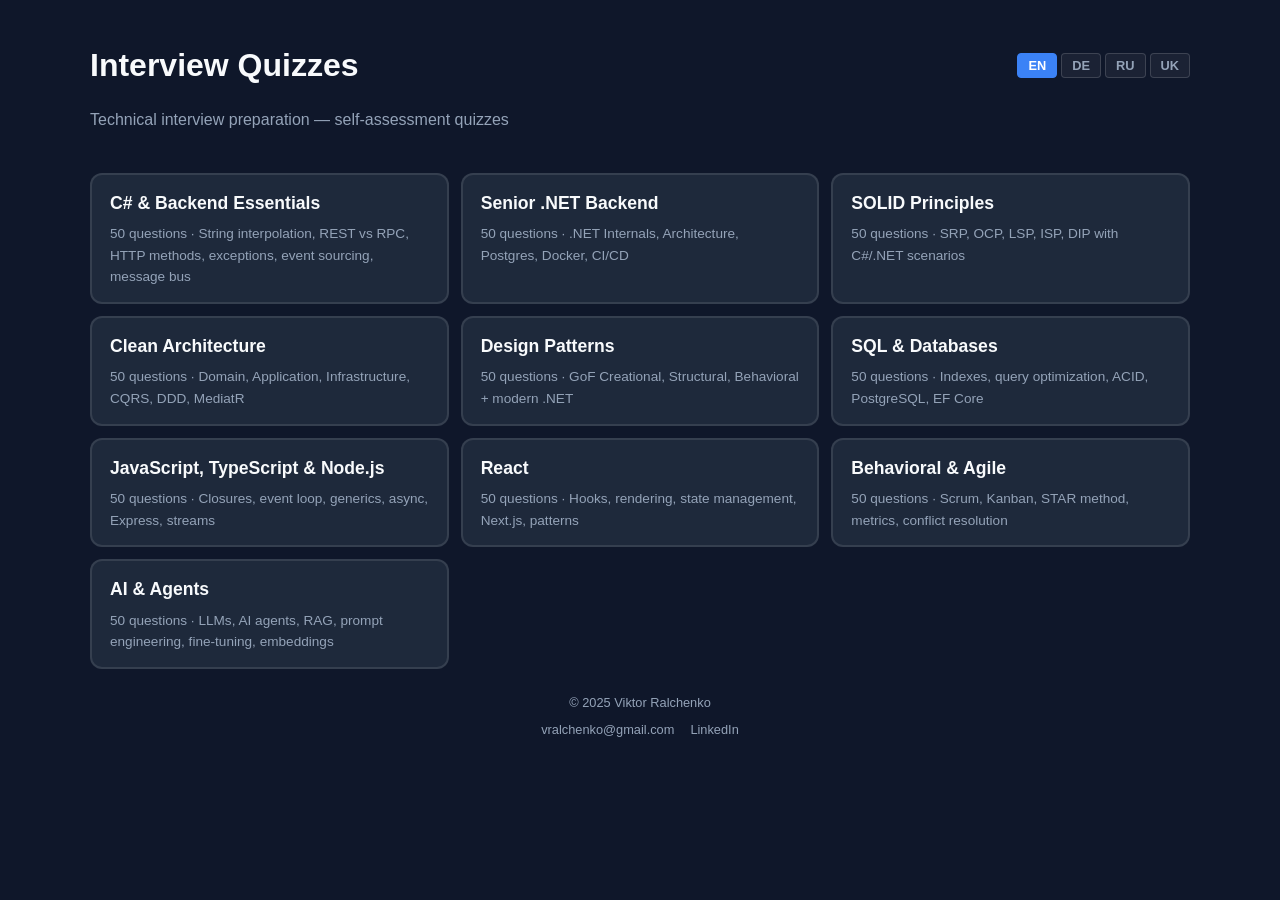
<file: index.html>
<!DOCTYPE html>
<html lang="en">
<head>
    <meta charset="UTF-8">
    <meta name="viewport" content="width=device-width, initial-scale=1.0">
    <title>Interview Quizzes — Viktor Ralchenko</title>
    <link rel="stylesheet" href="style.css">
    <style>
        body { padding: 40px 20px; }
        .container { max-width: 1100px; }
        h1 { margin: 0; }
        .lang-selector { margin-top: 0; }
    </style>
</head>
<body>
    <div class="container">
        <div class="top-bar">
            <h1 id="page-title">Interview Quizzes</h1>
            <div class="lang-selector">
                <button class="lang-btn" data-lang="en" onclick="setLang('en')">EN</button>
                <button class="lang-btn" data-lang="de" onclick="setLang('de')">DE</button>
                <button class="lang-btn" data-lang="ru" onclick="setLang('ru')">RU</button>
                <button class="lang-btn" data-lang="uk" onclick="setLang('uk')">UK</button>
            </div>
        </div>
        <p class="subtitle" id="page-subtitle">Technical interview preparation — self-assessment quizzes</p>
        <div class="quiz-grid" id="quiz-grid"></div>
    </div>
    <script src="layout.js"></script>

    <script>
    const ui = {
        en: {
            title: "Interview Quizzes",
            subtitle: "Technical interview preparation — self-assessment quizzes",
        },
        de: {
            title: "Interview-Quizze",
            subtitle: "Technische Interviewvorbereitung — Selbstbewertungsquizze",
        },
        ru: {
            title: "Квизы для собеседований",
            subtitle: "Подготовка к техническим собеседованиям — тесты для самопроверки",
        },
        uk: {
            title: "Квізи для співбесід",
            subtitle: "Підготовка до технічних співбесід — тести для самоперевірки",
        }
    };

    const quizzes = [
        {
            href: "csharp-backend-essentials.html",
            title: { en: "C# & Backend Essentials", de: "C# & Backend Grundlagen", ru: "C# & Backend: основы", uk: "C# & Backend: основи" },
            meta: {
                en: "50 questions · String interpolation, REST vs RPC, HTTP methods, exceptions, event sourcing, message bus",
                de: "50 Fragen · String-Interpolation, REST vs RPC, HTTP-Methoden, Ausnahmen, Event Sourcing, Message Bus",
                ru: "50 вопросов · Строковая интерполяция, REST vs RPC, HTTP-методы, исключения, event sourcing, message bus",
                uk: "50 питань · Рядкова інтерполяція, REST vs RPC, HTTP-методи, винятки, event sourcing, message bus"
            }
        },
        {
            href: "fireart-senior-dotnet.html",
            title: { en: "Senior .NET Backend", de: "Senior .NET Backend", ru: "Senior .NET Backend", uk: "Senior .NET Backend" },
            meta: {
                en: "50 questions · .NET Internals, Architecture, Postgres, Docker, CI/CD",
                de: "50 Fragen · .NET Internals, Architektur, Postgres, Docker, CI/CD",
                ru: "50 вопросов · .NET Internals, архитектура, Postgres, Docker, CI/CD",
                uk: "50 питань · .NET Internals, архітектура, Postgres, Docker, CI/CD"
            }
        },
        {
            href: "solid-principles.html",
            title: { en: "SOLID Principles", de: "SOLID-Prinzipien", ru: "Принципы SOLID", uk: "Принципи SOLID" },
            meta: {
                en: "50 questions · SRP, OCP, LSP, ISP, DIP with C#/.NET scenarios",
                de: "50 Fragen · SRP, OCP, LSP, ISP, DIP mit C#/.NET-Szenarien",
                ru: "50 вопросов · SRP, OCP, LSP, ISP, DIP на примерах C#/.NET",
                uk: "50 питань · SRP, OCP, LSP, ISP, DIP на прикладах C#/.NET"
            }
        },
        {
            href: "clean-architecture.html",
            title: { en: "Clean Architecture", de: "Clean Architecture", ru: "Clean Architecture", uk: "Clean Architecture" },
            meta: {
                en: "50 questions · Domain, Application, Infrastructure, CQRS, DDD, MediatR",
                de: "50 Fragen · Domain, Application, Infrastructure, CQRS, DDD, MediatR",
                ru: "50 вопросов · Domain, Application, Infrastructure, CQRS, DDD, MediatR",
                uk: "50 питань · Domain, Application, Infrastructure, CQRS, DDD, MediatR"
            }
        },
        {
            href: "design-patterns.html",
            title: { en: "Design Patterns", de: "Design Patterns", ru: "Паттерны проектирования", uk: "Патерни проєктування" },
            meta: {
                en: "50 questions · GoF Creational, Structural, Behavioral + modern .NET",
                de: "50 Fragen · GoF Creational, Structural, Behavioral + modernes .NET",
                ru: "50 вопросов · GoF порождающие, структурные, поведенческие + современный .NET",
                uk: "50 питань · GoF породжувальні, структурні, поведінкові + сучасний .NET"
            }
        },
        {
            href: "sql-databases.html",
            title: { en: "SQL & Databases", de: "SQL & Datenbanken", ru: "SQL и базы данных", uk: "SQL та бази даних" },
            meta: {
                en: "50 questions · Indexes, query optimization, ACID, PostgreSQL, EF Core",
                de: "50 Fragen · Indizes, Abfrageoptimierung, ACID, PostgreSQL, EF Core",
                ru: "50 вопросов · Индексы, оптимизация запросов, ACID, PostgreSQL, EF Core",
                uk: "50 питань · Індекси, оптимізація запитів, ACID, PostgreSQL, EF Core"
            }
        },
        {
            href: "javascript-typescript-node.html",
            title: { en: "JavaScript, TypeScript & Node.js", de: "JavaScript, TypeScript & Node.js", ru: "JavaScript, TypeScript и Node.js", uk: "JavaScript, TypeScript та Node.js" },
            meta: {
                en: "50 questions · Closures, event loop, generics, async, Express, streams",
                de: "50 Fragen · Closures, Event Loop, Generics, Async, Express, Streams",
                ru: "50 вопросов · Замыкания, event loop, generics, async, Express, streams",
                uk: "50 питань · Замикання, event loop, generics, async, Express, streams"
            }
        },
        {
            href: "react.html",
            title: { en: "React", de: "React", ru: "React", uk: "React" },
            meta: {
                en: "50 questions · Hooks, rendering, state management, Next.js, patterns",
                de: "50 Fragen · Hooks, Rendering, State Management, Next.js, Patterns",
                ru: "50 вопросов · Хуки, рендеринг, управление состоянием, Next.js, паттерны",
                uk: "50 питань · Хуки, рендеринг, управління станом, Next.js, патерни"
            }
        },
        {
            href: "behavioral-agile.html",
            title: { en: "Behavioral & Agile", de: "Behavioral & Agile", ru: "Поведенческие и Agile", uk: "Поведінкові та Agile" },
            meta: {
                en: "50 questions · Scrum, Kanban, STAR method, metrics, conflict resolution",
                de: "50 Fragen · Scrum, Kanban, STAR-Methode, Metriken, Konfliktlösung",
                ru: "50 вопросов · Scrum, Kanban, метод STAR, метрики, решение конфликтов",
                uk: "50 питань · Scrum, Kanban, метод STAR, метрики, вирішення конфліктів"
            }
        },
        {
            href: "ai-agents.html",
            title: { en: "AI & Agents", de: "KI & Agenten", ru: "ИИ и агенты", uk: "ШІ та агенти" },
            meta: {
                en: "50 questions · LLMs, AI agents, RAG, prompt engineering, fine-tuning, embeddings",
                de: "50 Fragen · LLMs, KI-Agenten, RAG, Prompt Engineering, Fine-tuning, Embeddings",
                ru: "50 вопросов · LLM, ИИ-агенты, RAG, промпт-инжиниринг, файн-тьюнинг, эмбеддинги",
                uk: "50 питань · LLM, ШІ-агенти, RAG, промпт-інжиніринг, файн-тьюнінг, ембеддінги"
            }
        }
    ];

    let currentLang = localStorage.getItem('quizLang') || 'en';

    function setLang(lang) {
        currentLang = lang;
        localStorage.setItem('quizLang', lang);
        render();
    }

    function render() {
        document.querySelectorAll('.lang-btn').forEach(b => b.classList.toggle('active', b.dataset.lang === currentLang));
        document.getElementById('page-title').textContent = ui[currentLang].title;
        document.getElementById('page-subtitle').textContent = ui[currentLang].subtitle;
        const grid = document.getElementById('quiz-grid');
        grid.innerHTML = quizzes.map(q => `
            <a class="quiz-link" href="${q.href}">
                <div class="quiz-title">${q.title[currentLang]}</div>
                <div class="quiz-meta">${q.meta[currentLang]}</div>
            </a>
        `).join('');
    }

    render();
    </script>
</body>
</html>
</file>
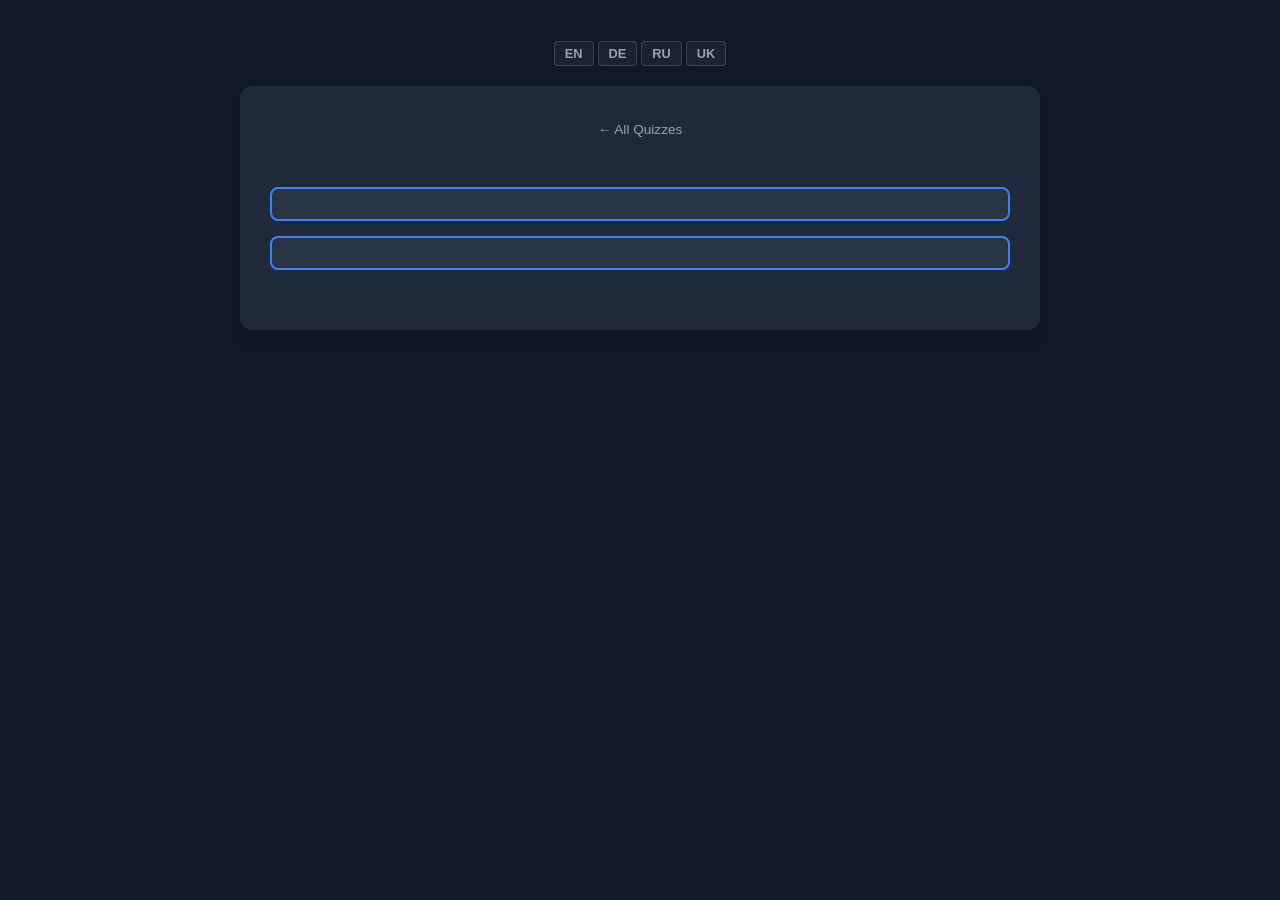
<file: ai-agents.html>
<!DOCTYPE html>
<html lang="en">
<head>
    <meta charset="UTF-8">
    <meta name="viewport" content="width=device-width, initial-scale=1.0">
    <title>AI & Agents — Interview Quiz</title>
    <link rel="stylesheet" href="style.css">
</head>
<body>
    <div class="container">
        <div class="header">
            <h1 id="quiz-title"></h1>
            <p id="quiz-subtitle"></p>
            <div class="lang-selector">
                <button class="lang-btn" data-lang="en" onclick="setLang('en')">EN</button>
                <button class="lang-btn" data-lang="de" onclick="setLang('de')">DE</button>
                <button class="lang-btn" data-lang="ru" onclick="setLang('ru')">RU</button>
                <button class="lang-btn" data-lang="uk" onclick="setLang('uk')">UK</button>
            </div>
        </div>
        <div class="card active" id="setup-card">
            <a class="back-link" href="index.html">&#8592; All Quizzes</a>
            <h2 id="setup-heading"></h2>
            <p id="setup-desc"></p>
            <div class="batch-controls">
                <button class="batch-btn" onclick="startQuiz(20)" id="btn-sprint"></button>
                <button class="batch-btn" onclick="startQuiz(60)" id="btn-marathon"></button>
            </div>
        </div>
        <div id="quiz-area" style="display: none;">
            <div class="nav-bar">
                <a class="nav-btn" href="index.html" id="nav-all">&#8592; </a>
                <button class="nav-btn" onclick="location.reload()" id="nav-restart">&#8635; </button>
            </div>
            <div class="score-display">
                <span id="q-counter"></span>
                <span id="score-tracker"></span>
            </div>
            <div class="progress-bar"><div class="progress-fill" id="progress"></div></div>
            <div id="quiz-container"></div>
        </div>
        <div class="card" id="results-card">
            <h2 id="results-heading"></h2>
            <div class="final-score" id="final-score-text"></div>
            <p id="feedback-text" style="font-size: 1.1rem; margin-bottom: 30px;"></p>
            <div style="display: flex; gap: 12px; justify-content: center; flex-wrap: wrap;">
                <a class="restart-btn show" href="index.html" style="text-decoration: none;" id="res-all"></a>
                <button class="restart-btn show" onclick="location.reload()" id="res-restart"></button>
            </div>
        </div>
    </div>

<script>
const ui = {
    en: { title: "AI & Agents", subtitle: "Deep-dive quiz on LLMs, AI agents, RAG, and modern AI engineering", heading: "60 Questions on AI & Agents", desc: "Covers LLM fundamentals, agent architectures, RAG, prompt engineering, fine-tuning, safety, embeddings, inference, and multi-agent systems.", sprint: "Random 20-Question Sprint", marathon: "Marathon: All 60 Questions", allQuizzes: "\u2190 All Quizzes", restart: "\u21BB Restart", question: "Question", of: "of", score: "Score", explanation: "Explanation:", next: "Continue", complete: "Assessment Complete!", allBtn: "All Quizzes", restartBtn: "Restart Quiz", feedbackHigh: "Outstanding! You have an excellent grasp of modern AI engineering, agent architectures, and LLM concepts.", feedbackMid: "Good foundation! Review RAG pipelines, agent patterns, and fine-tuning techniques for a stronger understanding.", feedbackLow: "Keep studying! Focus on core LLM concepts, agent loops, and how RAG and embeddings work together." },
    de: { title: "KI & Agenten", subtitle: "Vertiefungsquiz zu LLMs, KI-Agenten, RAG und modernem KI-Engineering", heading: "60 Fragen zu KI & Agenten", desc: "LLM-Grundlagen, Agentenarchitekturen, RAG, Prompt Engineering, Fine-tuning, Sicherheit, Embeddings, Inferenz und Multi-Agenten-Systeme.", sprint: "Zuf\u00e4llige 20-Fragen-Runde", marathon: "Marathon: Alle 60 Fragen", allQuizzes: "\u2190 Alle Quizze", restart: "\u21BB Neustart", question: "Frage", of: "von", score: "Punkte", explanation: "Erkl\u00e4rung:", next: "Weiter", complete: "Bewertung abgeschlossen!", allBtn: "Alle Quizze", restartBtn: "Quiz neustarten", feedbackHigh: "Hervorragend! Du hast ein ausgezeichnetes Verst\u00e4ndnis von modernem KI-Engineering, Agentenarchitekturen und LLM-Konzepten.", feedbackMid: "Gute Grundlage! Wiederhole RAG-Pipelines, Agentenmuster und Fine-tuning-Techniken.", feedbackLow: "Weiter lernen! Konzentriere dich auf LLM-Kernkonzepte, Agentenschleifen und das Zusammenspiel von RAG und Embeddings." },
    ru: { title: "\u0418\u0418 \u0438 \u0430\u0433\u0435\u043d\u0442\u044b", subtitle: "\u0423\u0433\u043b\u0443\u0431\u043b\u0451\u043d\u043d\u044b\u0439 \u0442\u0435\u0441\u0442 \u043f\u043e LLM, \u0418\u0418-\u0430\u0433\u0435\u043d\u0442\u0430\u043c, RAG \u0438 \u0441\u043e\u0432\u0440\u0435\u043c\u0435\u043d\u043d\u043e\u043c\u0443 AI-\u0438\u043d\u0436\u0438\u043d\u0438\u0440\u0438\u043d\u0433\u0443", heading: "60 \u0432\u043e\u043f\u0440\u043e\u0441\u043e\u0432 \u043f\u043e \u0418\u0418 \u0438 \u0430\u0433\u0435\u043d\u0442\u0430\u043c", desc: "\u041e\u0441\u043d\u043e\u0432\u044b LLM, \u0430\u0440\u0445\u0438\u0442\u0435\u043a\u0442\u0443\u0440\u044b \u0430\u0433\u0435\u043d\u0442\u043e\u0432, RAG, \u043f\u0440\u043e\u043c\u043f\u0442-\u0438\u043d\u0436\u0438\u043d\u0438\u0440\u0438\u043d\u0433, \u0444\u0430\u0439\u043d-\u0442\u044c\u044e\u043d\u0438\u043d\u0433, \u0431\u0435\u0437\u043e\u043f\u0430\u0441\u043d\u043e\u0441\u0442\u044c, \u044d\u043c\u0431\u0435\u0434\u0434\u0438\u043d\u0433\u0438, \u0438\u043d\u0444\u0435\u0440\u0435\u043d\u0441 \u0438 \u043c\u0443\u043b\u044c\u0442\u0438\u0430\u0433\u0435\u043d\u0442\u043d\u044b\u0435 \u0441\u0438\u0441\u0442\u0435\u043c\u044b.", sprint: "\u0421\u043f\u0440\u0438\u043d\u0442: 20 \u0441\u043b\u0443\u0447\u0430\u0439\u043d\u044b\u0445 \u0432\u043e\u043f\u0440\u043e\u0441\u043e\u0432", marathon: "\u041c\u0430\u0440\u0430\u0444\u043e\u043d: \u0432\u0441\u0435 60 \u0432\u043e\u043f\u0440\u043e\u0441\u043e\u0432", allQuizzes: "\u2190 \u0412\u0441\u0435 \u043a\u0432\u0438\u0437\u044b", restart: "\u21BB \u041d\u0430\u0447\u0430\u0442\u044c \u0437\u0430\u043d\u043e\u0432\u043e", question: "\u0412\u043e\u043f\u0440\u043e\u0441", of: "\u0438\u0437", score: "\u0421\u0447\u0451\u0442", explanation: "\u041f\u043e\u044f\u0441\u043d\u0435\u043d\u0438\u0435:", next: "\u0414\u0430\u043b\u0435\u0435", complete: "\u0422\u0435\u0441\u0442 \u0437\u0430\u0432\u0435\u0440\u0448\u0451\u043d!", allBtn: "\u0412\u0441\u0435 \u043a\u0432\u0438\u0437\u044b", restartBtn: "\u041f\u0435\u0440\u0435\u0437\u0430\u043f\u0443\u0441\u0442\u0438\u0442\u044c", feedbackHigh: "\u041e\u0442\u043b\u0438\u0447\u043d\u043e! \u0412\u044b \u043f\u0440\u0435\u043a\u0440\u0430\u0441\u043d\u043e \u0440\u0430\u0437\u0431\u0438\u0440\u0430\u0435\u0442\u0435\u0441\u044c \u0432 \u0441\u043e\u0432\u0440\u0435\u043c\u0435\u043d\u043d\u043e\u043c AI-\u0438\u043d\u0436\u0438\u043d\u0438\u0440\u0438\u043d\u0433\u0435, \u0430\u0440\u0445\u0438\u0442\u0435\u043a\u0442\u0443\u0440\u0430\u0445 \u0430\u0433\u0435\u043d\u0442\u043e\u0432 \u0438 \u043a\u043e\u043d\u0446\u0435\u043f\u0446\u0438\u044f\u0445 LLM.", feedbackMid: "\u0425\u043e\u0440\u043e\u0448\u0430\u044f \u0431\u0430\u0437\u0430! \u041f\u043e\u0432\u0442\u043e\u0440\u0438\u0442\u0435 RAG-\u043f\u0430\u0439\u043f\u043b\u0430\u0439\u043d\u044b, \u043f\u0430\u0442\u0442\u0435\u0440\u043d\u044b \u0430\u0433\u0435\u043d\u0442\u043e\u0432 \u0438 \u0442\u0435\u0445\u043d\u0438\u043a\u0438 \u0444\u0430\u0439\u043d-\u0442\u044c\u044e\u043d\u0438\u043d\u0433\u0430.", feedbackLow: "\u041f\u0440\u043e\u0434\u043e\u043b\u0436\u0430\u0439\u0442\u0435 \u0438\u0437\u0443\u0447\u0430\u0442\u044c! \u0421\u043e\u0441\u0440\u0435\u0434\u043e\u0442\u043e\u0447\u044c\u0442\u0435\u0441\u044c \u043d\u0430 \u043a\u043b\u044e\u0447\u0435\u0432\u044b\u0445 \u043a\u043e\u043d\u0446\u0435\u043f\u0446\u0438\u044f\u0445 LLM, \u0446\u0438\u043a\u043b\u0430\u0445 \u0430\u0433\u0435\u043d\u0442\u043e\u0432 \u0438 \u0432\u0437\u0430\u0438\u043c\u043e\u0434\u0435\u0439\u0441\u0442\u0432\u0438\u0438 RAG \u0438 \u044d\u043c\u0431\u0435\u0434\u0434\u0438\u043d\u0433\u043e\u0432." },
    uk: { title: "\u0428\u0406 \u0442\u0430 \u0430\u0433\u0435\u043d\u0442\u0438", subtitle: "\u041f\u043e\u0433\u043b\u0438\u0431\u043b\u0435\u043d\u0438\u0439 \u0442\u0435\u0441\u0442 \u0437 LLM, \u0428\u0406-\u0430\u0433\u0435\u043d\u0442\u0456\u0432, RAG \u0442\u0430 \u0441\u0443\u0447\u0430\u0441\u043d\u043e\u0433\u043e AI-\u0456\u043d\u0436\u0438\u043d\u0456\u0440\u0438\u043d\u0433\u0443", heading: "60 \u043f\u0438\u0442\u0430\u043d\u044c \u0437 \u0428\u0406 \u0442\u0430 \u0430\u0433\u0435\u043d\u0442\u0456\u0432", desc: "\u041e\u0441\u043d\u043e\u0432\u0438 LLM, \u0430\u0440\u0445\u0456\u0442\u0435\u043a\u0442\u0443\u0440\u0438 \u0430\u0433\u0435\u043d\u0442\u0456\u0432, RAG, \u043f\u0440\u043e\u043c\u043f\u0442-\u0456\u043d\u0436\u0438\u043d\u0456\u0440\u0438\u043d\u0433, \u0444\u0430\u0439\u043d-\u0442\u044c\u044e\u043d\u0456\u043d\u0433, \u0431\u0435\u0437\u043f\u0435\u043a\u0430, \u0435\u043c\u0431\u0435\u0434\u0434\u0456\u043d\u0433\u0438, \u0456\u043d\u0444\u0435\u0440\u0435\u043d\u0441 \u0442\u0430 \u043c\u0443\u043b\u044c\u0442\u0438\u0430\u0433\u0435\u043d\u0442\u043d\u0456 \u0441\u0438\u0441\u0442\u0435\u043c\u0438.", sprint: "\u0421\u043f\u0440\u0438\u043d\u0442: 20 \u0432\u0438\u043f\u0430\u0434\u043a\u043e\u0432\u0438\u0445 \u043f\u0438\u0442\u0430\u043d\u044c", marathon: "\u041c\u0430\u0440\u0430\u0444\u043e\u043d: \u0443\u0441\u0456 60 \u043f\u0438\u0442\u0430\u043d\u044c", allQuizzes: "\u2190 \u0423\u0441\u0456 \u043a\u0432\u0456\u0437\u0438", restart: "\u21BB \u041f\u043e\u0447\u0430\u0442\u0438 \u0437\u043d\u043e\u0432\u0443", question: "\u041f\u0438\u0442\u0430\u043d\u043d\u044f", of: "\u0437", score: "\u0420\u0430\u0445\u0443\u043d\u043e\u043a", explanation: "\u041f\u043e\u044f\u0441\u043d\u0435\u043d\u043d\u044f:", next: "\u0414\u0430\u043b\u0456", complete: "\u0422\u0435\u0441\u0442 \u0437\u0430\u0432\u0435\u0440\u0448\u0435\u043d\u043e!", allBtn: "\u0423\u0441\u0456 \u043a\u0432\u0456\u0437\u0438", restartBtn: "\u041f\u0435\u0440\u0435\u0437\u0430\u043f\u0443\u0441\u0442\u0438\u0442\u0438", feedbackHigh: "\u0427\u0443\u0434\u043e\u0432\u043e! \u0412\u0438 \u0447\u0443\u0434\u043e\u0432\u043e \u0440\u043e\u0437\u0443\u043c\u0456\u0454\u0442\u0435 \u0441\u0443\u0447\u0430\u0441\u043d\u0438\u0439 AI-\u0456\u043d\u0436\u0438\u043d\u0456\u0440\u0438\u043d\u0433, \u0430\u0440\u0445\u0456\u0442\u0435\u043a\u0442\u0443\u0440\u0438 \u0430\u0433\u0435\u043d\u0442\u0456\u0432 \u0442\u0430 \u043a\u043e\u043d\u0446\u0435\u043f\u0446\u0456\u0457 LLM.", feedbackMid: "\u0414\u043e\u0431\u0440\u0430 \u0431\u0430\u0437\u0430! \u041f\u043e\u0432\u0442\u043e\u0440\u0456\u0442\u044c RAG-\u043f\u0430\u0439\u043f\u043b\u0430\u0439\u043d\u0438, \u043f\u0430\u0442\u0435\u0440\u043d\u0438 \u0430\u0433\u0435\u043d\u0442\u0456\u0432 \u0442\u0430 \u0442\u0435\u0445\u043d\u0456\u043a\u0438 \u0444\u0430\u0439\u043d-\u0442\u044c\u044e\u043d\u0456\u043d\u0433\u0443.", feedbackLow: "\u041f\u0440\u043e\u0434\u043e\u0432\u0436\u0443\u0439\u0442\u0435 \u0432\u0438\u0432\u0447\u0430\u0442\u0438! \u0417\u043e\u0441\u0435\u0440\u0435\u0434\u044c\u0442\u0435\u0441\u044f \u043d\u0430 \u043a\u043b\u044e\u0447\u043e\u0432\u0438\u0445 \u043a\u043e\u043d\u0446\u0435\u043f\u0446\u0456\u044f\u0445 LLM, \u0446\u0438\u043a\u043b\u0430\u0445 \u0430\u0433\u0435\u043d\u0442\u0456\u0432 \u0442\u0430 \u0432\u0437\u0430\u0454\u043c\u043e\u0434\u0456\u0457 RAG \u0442\u0430 \u0435\u043c\u0431\u0435\u0434\u0434\u0456\u043d\u0433\u0456\u0432." }
};

const allQuestions = [
{ category: "LLM", question: { en: "What is the core mechanism that powers transformer-based language models?", de: "Was ist der Kernmechanismus, der transformerbasierte Sprachmodelle antreibt?", ru: "Какой ключевой механизм лежит в основе языковых моделей на базе трансформеров?", uk: "Який ключовий механізм лежить в основі мовних моделей на базі трансформерів?" }, options: { en: ["Recurrent hidden-state connections", "Self-attention mechanism", "Convolutional filter bank layers", "Markov chain state transitions"], de: ["Rekurrente Hidden-State-Verbindungen", "Self-Attention-Mechanismus", "Faltungsfilter-Banken über Tokens", "Markov-Ketten-Übergangsmatrizen"], ru: ["Рекуррентные связи скрытых состояний", "Механизм самовнимания (self-attention)", "Банки свёрточных фильтров по токенам", "Матрицы переходов цепей Маркова"], uk: ["Рекурентні зв'язки прихованих станів", "Механізм самоуваги (self-attention)", "Банки згорткових фільтрів по токенах", "Матриці переходів ланцюгів Маркова"] }, correctIndex: 1, explanation: { en: "Transformers use self-attention to weigh the relevance of each token to every other token in the sequence, enabling parallel processing and capturing long-range dependencies.", de: "Transformer verwenden Self-Attention, um die Relevanz jedes Tokens zu jedem anderen Token in der Sequenz zu gewichten, was parallele Verarbeitung und das Erfassen langreichweitiger Abhängigkeiten ermöglicht.", ru: "Трансформеры используют механизм самовнимания для взвешивания релевантности каждого токена относительно всех остальных в последовательности, что обеспечивает параллельную обработку и улавливание дальних зависимостей.", uk: "Трансформери використовують механізм самоуваги для зважування релевантності кожного токена відносно всіх інших у послідовності, що забезпечує паралельну обробку та захоплення далеких залежностей." } },
{ category: "LLM", question: { en: "What does 'token' refer to in the context of LLMs?", de: "Was bedeutet 'Token' im Kontext von LLMs?", ru: "Что такое 'токен' в контексте LLM?", uk: "Що таке 'токен' у контексті LLM?" }, options: { en: ["A complete word delimited by whitespace in the input text", "A subword unit the model processes as input/output", "A sentence boundary marker used to separate text segments", "An API authentication key used to authorize model requests"], de: ["Ein vollständiges durch Leerzeichen getrenntes Wort im Eingabetext", "Eine Subwort-Einheit, die das Modell als Ein-/Ausgabe verarbeitet", "Ein Satzgrenzmarker zur Segmentierung des Eingabetextes", "Ein API-Authentifizierungsschlüssel zur Autorisierung von Modellanfragen"], ru: ["Полное слово, разделённое пробелами во входном тексте модели", "Субсловная единица, которую модель обрабатывает как вход/выход", "Маркер границы предложения для сегментации входного текста", "Ключ аутентификации API для авторизации запросов к модели"], uk: ["Повне слово, розділене пробілами у вхідному тексті моделі", "Субсловна одиниця, яку модель обробляє як вхід/вихід", "Маркер межі речення для сегментації вхідного тексту", "Ключ автентифікації API для авторизації запитів до моделі"] }, correctIndex: 1, explanation: { en: "Tokens are subword units produced by tokenizers (e.g., BPE). A word may be split into multiple tokens. This affects vocabulary size, cost, and how the model processes text.", de: "Tokens sind Subwort-Einheiten, die von Tokenizern (z.B. BPE) erzeugt werden. Ein Wort kann in mehrere Tokens aufgeteilt werden. Dies beeinflusst Vokabulargröße, Kosten und Textverarbeitung.", ru: "Токены — субсловные единицы, создаваемые токенизаторами (напр., BPE). Слово может быть разбито на несколько токенов. Это влияет на размер словаря, стоимость и обработку текста моделью.", uk: "Токени — субсловні одиниці, створювані токенізаторами (напр., BPE). Слово може бути розбите на кілька токенів. Це впливає на розмір словника, вартість і обробку тексту моделлю." } },
{ category: "LLM", question: { en: "What is the 'context window' of an LLM?", de: "Was ist das 'Kontextfenster' eines LLM?", ru: "Что такое 'контекстное окно' LLM?", uk: "Що таке 'контекстне вікно' LLM?" }, options: { en: ["The total size of the dataset used during the pretraining phase", "The maximum number of tokens the model can process in a single pass", "The number of transformer layers stacked in the model architecture", "The amount of GPU VRAM allocated for running inference workloads"], de: ["Die Gesamtgröße des in der Vortrainingsphase verwendeten Datensatzes", "Die maximale Anzahl von Tokens, die das Modell in einem Durchgang verarbeiten kann", "Die Anzahl der gestapelten Transformer-Schichten in der Modellarchitektur", "Der zugewiesene GPU-VRAM für die Ausführung von Inferenz-Workloads"], ru: ["Общий размер набора данных, использованного в фазе предобучения модели", "Максимальное количество токенов, которое модель может обработать за один проход", "Количество слоёв трансформера, уложенных в архитектуре модели", "Объём GPU VRAM, выделенный для выполнения рабочих нагрузок инференса"], uk: ["Загальний розмір набору даних, використаного у фазі попереднього навчання", "Максимальна кількість токенів, яку модель може обробити за один прохід", "Кількість шарів трансформера, складених в архітектурі моделі", "Обсяг GPU VRAM, виділений для виконання робочих навантажень інференсу"] }, correctIndex: 1, explanation: { en: "The context window defines how many tokens (input + output) the model can handle at once. Modern models range from 4K to 200K+ tokens. Exceeding it causes information loss.", de: "Das Kontextfenster definiert, wie viele Tokens (Eingabe + Ausgabe) das Modell gleichzeitig verarbeiten kann. Moderne Modelle reichen von 4K bis 200K+ Tokens.", ru: "Контекстное окно определяет, сколько токенов (вход + выход) модель может обработать одновременно. Современные модели поддерживают от 4K до 200K+ токенов.", uk: "Контекстне вікно визначає, скільки токенів (вхід + вихід) модель може обробити одночасно. Сучасні моделі підтримують від 4K до 200K+ токенів." } },
{ category: "LLM", question: { en: "What does the 'temperature' parameter control in LLM generation?", de: "Was steuert der 'Temperature'-Parameter bei der LLM-Generierung?", ru: "Что контролирует параметр 'temperature' при генерации LLM?", uk: "Що контролює параметр 'temperature' при генерації LLM?" }, options: { en: ["The learning rate and convergence speed used during model training and backpropagation", "The randomness/creativity of the output — higher values produce more diverse responses", "The maximum number of tokens the model is allowed to generate in a single response", "The total count of unique tokens stored in the model's vocabulary and tokenizer"], de: ["Die Lernrate und Konvergenzgeschwindigkeit beim Modelltraining und der Backpropagation", "Die Zufälligkeit/Kreativität der Ausgabe — höhere Werte erzeugen vielfältigere Antworten", "Die maximale Anzahl an Tokens, die das Modell in einer Antwort generieren darf", "Die Gesamtzahl einzigartiger Tokens im Vokabular und Tokenizer des Modells"], ru: ["Скорость обучения и скорость сходимости при тренировке модели и обратном распространении", "Случайность/креативность вывода — более высокие значения дают более разнообразные ответы", "Максимальное количество токенов, которое модель может сгенерировать в одном ответе", "Общее количество уникальных токенов, хранящихся в словаре и токенизаторе модели"], uk: ["Швидкість навчання та швидкість збіжності під час тренування моделі та зворотного поширення", "Випадковість/креативність виводу — вищі значення дають більш різноманітні відповіді", "Максимальна кількість токенів, яку модель може згенерувати в одній відповіді", "Загальна кількість унікальних токенів, що зберігаються у словнику та токенізаторі моделі"] }, correctIndex: 1, explanation: { en: "Temperature scales the logits before softmax. T=0 makes output deterministic (greedy), T>1 increases randomness. It's crucial for controlling the creativity vs. accuracy tradeoff.", de: "Temperature skaliert die Logits vor Softmax. T=0 macht die Ausgabe deterministisch (greedy), T>1 erhöht die Zufälligkeit. Entscheidend für den Kompromiss zwischen Kreativität und Genauigkeit.", ru: "Temperature масштабирует логиты перед softmax. T=0 делает вывод детерминированным (greedy), T>1 увеличивает случайность. Критически важен для баланса креативности и точности.", uk: "Temperature масштабує логіти перед softmax. T=0 робить вивід детермінованим (greedy), T>1 збільшує випадковість. Критично важливий для балансу креативності та точності." } },
{ category: "LLM", question: { en: "What is the difference between encoder and decoder transformer architectures?", de: "Was ist der Unterschied zwischen Encoder- und Decoder-Transformer-Architekturen?", ru: "В чём разница между архитектурами encoder и decoder трансформеров?", uk: "У чому різниця між архітектурами encoder та decoder трансформерів?" }, options: { en: ["Encoders are optimized for faster throughput and lower latency, while decoders prioritize higher output accuracy", "Encoders process input bidirectionally (e.g., BERT); decoders generate text autoregressively (e.g., GPT)", "Encoders are designed exclusively for text processing, while decoders are specialized for image generation tasks", "There is no meaningful architectural difference — both process input and generate output in the same way"], de: ["Encoder sind auf schnelleren Durchsatz und niedrigere Latenz optimiert, Decoder priorisieren höhere Ausgabegenauigkeit", "Encoder verarbeiten Eingaben bidirektional (z.B. BERT); Decoder generieren Text autoregressiv (z.B. GPT)", "Encoder sind ausschließlich für Textverarbeitung konzipiert, Decoder sind auf Bildgenerierung spezialisiert", "Es gibt keinen bedeutsamen architektonischen Unterschied — beide verarbeiten Ein- und Ausgabe auf gleiche Weise"], ru: ["Энкодеры оптимизированы для более высокой пропускной способности и низкой задержки, декодеры приоритизируют точность", "Энкодеры обрабатывают вход двунаправленно (напр., BERT); декодеры генерируют текст авторегрессивно (напр., GPT)", "Энкодеры предназначены исключительно для обработки текста, декодеры специализируются на генерации изображений", "Между ними нет значимой архитектурной разницы — оба обрабатывают вход и генерируют выход одинаково"], uk: ["Енкодери оптимізовані для вищої пропускної здатності та низької затримки, декодери пріоритизують точність виходу", "Енкодери обробляють вхід двонаправлено (напр., BERT); декодери генерують текст авторегресивно (напр., GPT)", "Енкодери призначені виключно для обробки тексту, декодери спеціалізуються на генерації зображень", "Між ними немає значущої архітектурної різниці — обидва обробляють вхід і генерують вихід однаково"] }, correctIndex: 1, explanation: { en: "Encoder models (BERT) see all tokens at once — great for classification and embeddings. Decoder models (GPT) predict the next token sequentially — designed for text generation.", de: "Encoder-Modelle (BERT) sehen alle Tokens gleichzeitig — ideal für Klassifikation und Embeddings. Decoder-Modelle (GPT) sagen das nächste Token sequenziell vorher — für Textgenerierung konzipiert.", ru: "Модели-энкодеры (BERT) видят все токены сразу — подходят для классификации и эмбеддингов. Модели-декодеры (GPT) предсказывают следующий токен последовательно — предназначены для генерации текста.", uk: "Моделі-енкодери (BERT) бачать всі токени одразу — підходять для класифікації та ембеддінгів. Моделі-декодери (GPT) передбачають наступний токен послідовно — призначені для генерації тексту." } },
{ category: "LLM", question: { en: "What is 'top-p' (nucleus) sampling?", de: "Was ist 'Top-p' (Nucleus) Sampling?", ru: "Что такое 'top-p' (nucleus) семплирование?", uk: "Що таке 'top-p' (nucleus) семплювання?" }, options: { en: ["Selecting only the single highest-probability token prediction at each generation step", "Sampling from the smallest set of tokens whose cumulative probability exceeds p", "Picking a random token uniformly from the full vocabulary regardless of probability scores", "A training optimization technique that adjusts learning rates based on token frequency"], de: ["Auswahl nur der einzelnen Token-Vorhersage mit der höchsten Wahrscheinlichkeit bei jedem Schritt", "Aus der kleinsten Menge von Tokens samplen, deren kumulative Wahrscheinlichkeit p übersteigt", "Zufällige gleichmäßige Auswahl eines Tokens aus dem gesamten Vokabular unabhängig von Wahrscheinlichkeiten", "Eine Trainingsoptimierungstechnik, die Lernraten basierend auf Token-Häufigkeit anpasst"], ru: ["Выбор только одного токена с наивысшей вероятностью на каждом шаге генерации", "Семплирование из наименьшего набора токенов, чья суммарная вероятность превышает p", "Случайный равномерный выбор токена из полного словаря независимо от оценок вероятности", "Техника оптимизации обучения, настраивающая скорости обучения на основе частоты токенов"], uk: ["Вибір лише одного токена з найвищою ймовірністю на кожному кроці генерації", "Семплювання з найменшого набору токенів, чия сумарна ймовірність перевищує p", "Випадковий рівномірний вибір токена з повного словника незалежно від оцінок ймовірності", "Техніка оптимізації навчання, що налаштовує швидкості навчання на основі частоти токенів"] }, correctIndex: 1, explanation: { en: "Top-p dynamically adjusts the candidate pool. With p=0.9, only tokens comprising the top 90% probability mass are considered. This prevents unlikely tokens while maintaining diversity.", de: "Top-p passt den Kandidatenpool dynamisch an. Mit p=0.9 werden nur Tokens berücksichtigt, die 90% der Wahrscheinlichkeitsmasse ausmachen.", ru: "Top-p динамически регулирует набор кандидатов. При p=0.9 рассматриваются только токены, составляющие 90% вероятностной массы. Это предотвращает маловероятные токены, сохраняя разнообразие.", uk: "Top-p динамічно регулює набір кандидатів. При p=0.9 розглядаються лише токени, що становлять 90% ймовірнісної маси. Це запобігає малоймовірним токенам, зберігаючи різноманітність." } },
{ category: "Agents", question: { en: "What is the ReAct pattern in AI agents?", de: "Was ist das ReAct-Muster bei KI-Agenten?", ru: "Что такое паттерн ReAct в ИИ-агентах?", uk: "Що таке патерн ReAct в ШІ-агентах?" }, options: { en: ["A JavaScript-based front-end framework designed for building interactive AI-powered user interfaces", "A pattern where the agent Reasons about the task, Acts using tools, and Observes the result in a loop", "A reactive programming model that uses event streams and observables to handle asynchronous data flows", "A distributed training method that accelerates model convergence through parallel gradient computation"], de: ["Ein JavaScript-basiertes Frontend-Framework zum Erstellen interaktiver KI-gestützter Benutzeroberflächen", "Ein Muster, bei dem der Agent über die Aufgabe nachdenkt, mit Tools handelt und das Ergebnis in einer Schleife beobachtet", "Ein reaktives Programmiermodell mit Event-Streams und Observables für asynchrone Datenflüsse", "Eine verteilte Trainingsmethode, die Modellkonvergenz durch parallele Gradientenberechnung beschleunigt"], ru: ["JavaScript-фреймворк для создания интерактивных пользовательских интерфейсов с поддержкой ИИ", "Паттерн, где агент рассуждает о задаче, действует с помощью инструментов и наблюдает результат в цикле", "Модель реактивного программирования с потоками событий и наблюдателями для асинхронных данных", "Метод распределённого обучения, ускоряющий сходимость модели через параллельное вычисление градиентов"], uk: ["JavaScript-фреймворк для створення інтерактивних користувацьких інтерфейсів з підтримкою ШІ", "Патерн, де агент міркує про задачу, діє за допомогою інструментів та спостерігає результат у циклі", "Модель реактивного програмування з потоками подій та спостерігачами для асинхронних даних", "Метод розподіленого навчання, що прискорює збіжність моделі через паралельне обчислення градієнтів"] }, correctIndex: 1, explanation: { en: "ReAct (Reasoning + Acting) interleaves chain-of-thought reasoning with tool actions. The agent thinks about what to do, executes an action, observes the result, and repeats until the task is done.", de: "ReAct (Reasoning + Acting) verschränkt Chain-of-Thought-Reasoning mit Tool-Aktionen. Der Agent denkt, führt eine Aktion aus, beobachtet das Ergebnis und wiederholt dies.", ru: "ReAct (Reasoning + Acting) чередует рассуждения (chain-of-thought) с действиями через инструменты. Агент думает, выполняет действие, наблюдает результат и повторяет до завершения задачи.", uk: "ReAct (Reasoning + Acting) чергує міркування (chain-of-thought) з діями через інструменти. Агент думає, виконує дію, спостерігає результат і повторює до завершення задачі." } },
{ category: "Agents", question: { en: "What is 'tool use' (function calling) in the context of AI agents?", de: "Was ist 'Tool Use' (Function Calling) im Kontext von KI-Agenten?", ru: "Что такое 'использование инструментов' (function calling) в контексте ИИ-агентов?", uk: "Що таке 'використання інструментів' (function calling) у контексті ШІ-агентів?" }, options: { en: ["The model's internal matrix multiplication and attention computation process during forward passes", "A structured way for models to output JSON specifying which external function to call with what arguments", "A supervised fine-tuning method that trains the model specifically on API and tool documentation", "An API rate limiting and request throttling mechanism that controls tool execution frequency"], de: ["Der interne Matrixmultiplikations- und Attention-Berechnungsprozess des Modells bei Forward-Passes", "Eine strukturierte Möglichkeit für Modelle, JSON auszugeben, das angibt, welche externe Funktion mit welchen Argumenten aufgerufen werden soll", "Eine überwachte Feinabstimmungsmethode, die das Modell speziell auf API- und Tool-Dokumentation trainiert", "Ein API-Ratenbegrenzungs- und Anfragedrosselungsmechanismus zur Steuerung der Tool-Ausführungshäufigkeit"], ru: ["Внутренний процесс умножения матриц и вычисления внимания модели при прямых проходах", "Структурированный способ для модели выводить JSON с указанием, какую внешнюю функцию вызвать и с какими аргументами", "Метод дообучения с учителем, тренирующий модель специально на документации API и инструментов", "Механизм ограничения частоты API-запросов и дросселирования, контролирующий частоту выполнения"], uk: ["Внутрішній процес множення матриць та обчислення уваги моделі під час прямих проходів", "Структурований спосіб для моделі виводити JSON із зазначенням, яку зовнішню функцію викликати і з якими аргументами", "Метод донавчання з учителем, що тренує модель спеціально на документації API та інструментів", "Механізм обмеження частоти API-запитів та дроселювання, що контролює частоту виконання"] }, correctIndex: 1, explanation: { en: "Function calling allows the LLM to generate structured output (typically JSON) describing a tool invocation. The runtime then executes the function and feeds the result back to the model.", de: "Function Calling ermöglicht es dem LLM, strukturierte Ausgaben (typischerweise JSON) zu erzeugen, die einen Tool-Aufruf beschreiben. Die Laufzeit führt dann die Funktion aus und gibt das Ergebnis an das Modell zurück.", ru: "Function calling позволяет LLM генерировать структурированный вывод (обычно JSON), описывающий вызов инструмента. Среда выполнения затем исполняет функцию и передаёт результат обратно модели.", uk: "Function calling дозволяє LLM генерувати структурований вивід (зазвичай JSON), що описує виклик інструменту. Середовище виконання потім виконує функцію і передає результат назад моделі." } },
{ category: "Agents", question: { en: "What is the main advantage of an AI agent over a single LLM API call?", de: "Was ist der Hauptvorteil eines KI-Agenten gegenüber einem einzelnen LLM-API-Aufruf?", ru: "В чём главное преимущество ИИ-агента перед одиночным вызовом LLM API?", uk: "У чому головна перевага ШІ-агента перед одиночним викликом LLM API?" }, options: { en: ["Agents always provide faster response times due to parallel execution of multiple inference calls", "Agents can plan, use tools, iterate on results, and handle multi-step tasks autonomously", "Agents consume significantly fewer tokens per request, reducing overall API costs substantially", "Agents operate entirely without a language model, relying instead on deterministic rule-based logic"], de: ["Agenten liefern immer schnellere Antwortzeiten durch parallele Ausführung mehrerer Inferenzaufrufe", "Agenten können planen, Tools nutzen, Ergebnisse iterieren und mehrstufige Aufgaben autonom erledigen", "Agenten verbrauchen deutlich weniger Tokens pro Anfrage und reduzieren die API-Gesamtkosten erheblich", "Agenten arbeiten vollständig ohne Sprachmodell und nutzen stattdessen deterministische regelbasierte Logik"], ru: ["Агенты всегда обеспечивают более быстрое время отклика благодаря параллельному выполнению вызовов", "Агенты могут планировать, использовать инструменты, итерировать результаты и автономно решать многошаговые задачи", "Агенты потребляют значительно меньше токенов на запрос, существенно снижая общие затраты на API", "Агенты работают полностью без языковой модели, опираясь на детерминированную логику правил"], uk: ["Агенти завжди забезпечують швидший час відгуку завдяки паралельному виконанню викликів інференсу", "Агенти можуть планувати, використовувати інструменти, ітерувати результати й автономно розв'язувати багатокрокові задачі", "Агенти споживають значно менше токенів на запит, суттєво знижуючи загальні витрати на API", "Агенти працюють повністю без мовної моделі, спираючись на детерміновану логіку правил"] }, correctIndex: 1, explanation: { en: "Unlike a single prompt-response, agents maintain a loop: they reason, act, observe, and repeat. This enables complex workflows like code debugging, research tasks, and multi-step problem solving.", de: "Im Gegensatz zu einer einzelnen Prompt-Antwort halten Agenten eine Schleife aufrecht: Sie denken, handeln, beobachten und wiederholen. Dies ermöglicht komplexe Workflows.", ru: "В отличие от одиночного запрос-ответ, агенты поддерживают цикл: рассуждают, действуют, наблюдают и повторяют. Это позволяет решать сложные задачи — отладку кода, исследования, многошаговое решение проблем.", uk: "На відміну від одиночного запит-відповідь, агенти підтримують цикл: міркують, діють, спостерігають і повторюють. Це дозволяє розв'язувати складні задачі — налагодження коду, дослідження, багатокрокове вирішення проблем." } },
{ category: "Agents", question: { en: "What role does 'memory' play in AI agents?", de: "Welche Rolle spielt 'Speicher' bei KI-Agenten?", ru: "Какую роль играет 'память' в ИИ-агентах?", uk: "Яку роль відіграє 'пам'ять' у ШІ-агентах?" }, options: { en: ["It exclusively refers to GPU VRAM allocation and memory bandwidth used during model inference processes", "It allows agents to retain context, recall past interactions, and build on previous results across turns", "It is the persistent storage system that holds the model's trained weight parameters and architecture", "It is used solely for caching API responses to reduce latency and avoid redundant external service calls"], de: ["Es bezieht sich ausschließlich auf GPU-VRAM-Zuweisung und Speicherbandbreite bei Modellinferenzprozessen", "Es ermöglicht Agenten, Kontext zu behalten, vergangene Interaktionen abzurufen und auf früheren Ergebnissen aufzubauen", "Es ist das persistente Speichersystem für die trainierten Gewichtsparameter und Architektur des Modells", "Es wird ausschließlich zum Caching von API-Antworten verwendet, um Latenz zu reduzieren und redundante Aufrufe zu vermeiden"], ru: ["Это относится исключительно к выделению GPU VRAM и пропускной способности памяти при инференсе модели", "Позволяет агентам сохранять контекст, вспоминать прошлые взаимодействия и опираться на предыдущие результаты между ходами", "Это система постоянного хранения обученных весовых параметров и архитектуры модели", "Используется исключительно для кэширования ответов API для снижения задержки и избежания избыточных вызовов"], uk: ["Це стосується виключно виділення GPU VRAM та пропускної здатності пам'яті під час інференсу моделі", "Дозволяє агентам зберігати контекст, згадувати минулі взаємодії та спиратися на попередні результати між ходами", "Це система постійного зберігання навчених вагових параметрів та архітектури моделі", "Використовується виключно для кешування відповідей API для зниження затримки та уникнення зайвих викликів"] }, correctIndex: 1, explanation: { en: "Agent memory systems include short-term (conversation context), long-term (vector stores, databases), and working memory (scratchpads). This enables continuity and learning across interactions.", de: "Agenten-Speichersysteme umfassen Kurzzeit- (Gesprächskontext), Langzeit- (Vektorspeicher, Datenbanken) und Arbeitsspeicher (Notizblöcke). Dies ermöglicht Kontinuität über Interaktionen hinweg.", ru: "Системы памяти агентов включают краткосрочную (контекст разговора), долгосрочную (векторные хранилища, БД) и рабочую (блокноты). Это обеспечивает непрерывность и обучение между взаимодействиями.", uk: "Системи пам'яті агентів включають короткострокову (контекст розмови), довгострокову (векторні сховища, БД) та робочу (блокноти). Це забезпечує безперервність та навчання між взаємодіями." } },
{ category: "RAG", question: { en: "What is Retrieval-Augmented Generation (RAG)?", de: "Was ist Retrieval-Augmented Generation (RAG)?", ru: "Что такое Retrieval-Augmented Generation (RAG)?", uk: "Що таке Retrieval-Augmented Generation (RAG)?" }, options: { en: ["A model training technique that uses retrieval data to improve the pretraining loss function directly", "Combining document retrieval from a knowledge base with LLM generation to produce grounded answers", "A specialized type of neural network layer that combines attention heads with external memory modules", "A method to compress and quantize model weights using retrieval-based pruning and distillation"], de: ["Eine Modelltrainingstechnik, die Abrufdaten nutzt, um die Vortrainings-Verlustfunktion direkt zu verbessern", "Kombination von Dokumentenabfrage aus einer Wissensbasis mit LLM-Generierung für fundierte Antworten", "Eine spezialisierte neuronale Netzwerkschicht, die Attention-Heads mit externen Speichermodulen kombiniert", "Eine Methode zur Komprimierung und Quantisierung von Modellgewichten durch abrufbasiertes Pruning und Destillation"], ru: ["Техника обучения модели, использующая данные извлечения для улучшения функции потерь предобучения", "Комбинирование поиска документов из базы знаний с генерацией LLM для получения обоснованных ответов", "Специализированный слой нейронной сети, объединяющий головы внимания с модулями внешней памяти", "Метод сжатия и квантизации весов модели с использованием прунинга и дистилляции на основе извлечения"], uk: ["Техніка навчання моделі, що використовує дані витягування для покращення функції втрат попереднього навчання", "Комбінування пошуку документів із бази знань з генерацією LLM для отримання обґрунтованих відповідей", "Спеціалізований шар нейронної мережі, що поєднує голови уваги з модулями зовнішньої пам'яті", "Метод стиснення та квантизації ваг моделі з використанням прунінгу та дистиляції на основі витягування"] }, correctIndex: 1, explanation: { en: "RAG retrieves relevant documents from an external knowledge base, includes them in the prompt context, and lets the LLM generate answers grounded in that information. This reduces hallucinations and keeps information up-to-date.", de: "RAG ruft relevante Dokumente aus einer externen Wissensbasis ab, fügt sie in den Prompt-Kontext ein und lässt das LLM Antworten generieren, die auf diesen Informationen basieren.", ru: "RAG извлекает релевантные документы из внешней базы знаний, включает их в контекст промпта и позволяет LLM генерировать ответы, основанные на этой информации. Это снижает галлюцинации и поддерживает актуальность.", uk: "RAG витягує релевантні документи із зовнішньої бази знань, включає їх у контекст промпту і дозволяє LLM генерувати відповіді, що ґрунтуються на цій інформації. Це знижує галюцинації та підтримує актуальність." } },
{ category: "RAG", question: { en: "What is the main advantage of RAG over fine-tuning for domain-specific knowledge?", de: "Was ist der Hauptvorteil von RAG gegenüber Fine-tuning für domänenspezifisches Wissen?", ru: "В чём главное преимущество RAG перед файн-тьюнингом для доменных знаний?", uk: "У чому головна перевага RAG перед файн-тьюнінгом для доменних знань?" }, options: { en: ["RAG consistently produces more accurate and reliable answers than any fine-tuning approach", "RAG can use up-to-date information without retraining the model", "RAG operates without any external data sources, using only the model's internal parameters", "RAG reduces the model's parameter count, resulting in a smaller and faster architecture"], de: ["RAG liefert durchgehend genauere und zuverlässigere Antworten als jeder Feinabstimmungsansatz", "RAG kann aktuelle Informationen verwenden, ohne das Modell neu zu trainieren", "RAG arbeitet ohne externe Datenquellen und nutzt nur die internen Parameter des Modells", "RAG reduziert die Parameteranzahl des Modells und führt zu einer kleineren, schnelleren Architektur"], ru: ["RAG стабильно даёт более точные и надёжные ответы, чем любой подход файн-тьюнинга", "RAG может использовать актуальную информацию без переобучения модели", "RAG работает без каких-либо внешних источников данных, используя только внутренние параметры модели", "RAG уменьшает количество параметров модели, создавая более компактную и быструю архитектуру"], uk: ["RAG стабільно дає точніші та надійніші відповіді, ніж будь-який підхід файн-тьюнінгу", "RAG може використовувати актуальну інформацію без перенавчання моделі", "RAG працює без будь-яких зовнішніх джерел даних, використовуючи лише внутрішні параметри моделі", "RAG зменшує кількість параметрів моделі, створюючи більш компактну та швидку архітектуру"] }, correctIndex: 1, explanation: { en: "RAG separates knowledge from the model. You can update documents anytime without expensive retraining. Fine-tuning bakes knowledge into weights, which becomes stale and is costly to update.", de: "RAG trennt Wissen vom Modell. Dokumente können jederzeit aktualisiert werden, ohne teures Neutraining. Fine-tuning speichert Wissen in Gewichten, die veralten.", ru: "RAG отделяет знания от модели. Документы можно обновлять в любое время без дорогостоящего переобучения. Файн-тьюнинг записывает знания в веса, которые устаревают.", uk: "RAG відділяє знання від моделі. Документи можна оновлювати будь-коли без дорогого перенавчання. Файн-тьюнінг записує знання у ваги, які застарівають." } },
{ category: "RAG", question: { en: "What is 'chunking' in the context of RAG pipelines?", de: "Was ist 'Chunking' im Kontext von RAG-Pipelines?", ru: "Что такое 'чанкинг' (chunking) в контексте RAG-пайплайнов?", uk: "Що таке 'чанкінг' (chunking) у контексті RAG-пайплайнів?" }, options: { en: ["Compressing the model weights into smaller quantized parts for more efficient memory usage", "Splitting documents into smaller, overlapping segments for embedding and retrieval", "Grouping multiple concurrent API calls into batches to optimize throughput and reduce latency", "Dividing the model's layers across multiple GPUs using tensor parallelism for distributed inference"], de: ["Komprimierung der Modellgewichte in kleinere quantisierte Teile für effizientere Speichernutzung", "Aufteilen von Dokumenten in kleinere, überlappende Segmente für Embedding und Retrieval", "Gruppierung mehrerer gleichzeitiger API-Aufrufe in Batches zur Optimierung von Durchsatz und Latenz", "Verteilung der Modellschichten auf mehrere GPUs mittels Tensor-Parallelismus für verteilte Inferenz"], ru: ["Сжатие весов модели в меньшие квантизированные части для более эффективного использования памяти", "Разделение документов на небольшие перекрывающиеся сегменты для эмбеддинга и поиска", "Группировка нескольких параллельных API-вызовов в пакеты для оптимизации пропускной способности", "Распределение слоёв модели по нескольким GPU с помощью тензорного параллелизма для инференса"], uk: ["Стиснення ваг моделі у менші квантизовані частини для більш ефективного використання пам'яті", "Розділення документів на невеликі сегменти з перекриттям для ембеддінгу та пошуку", "Групування кількох паралельних API-викликів у пакети для оптимізації пропускної здатності та затримки", "Розподіл шарів моделі по кількох GPU за допомогою тензорного паралелізму для розподіленого інференсу"] }, correctIndex: 1, explanation: { en: "Documents are split into chunks (typically 200-1000 tokens) with overlap. Each chunk is embedded and stored in a vector database. Chunk size affects retrieval precision — too large loses focus, too small loses context.", de: "Dokumente werden in Chunks (typisch 200-1000 Tokens) mit Überlappung aufgeteilt. Jeder Chunk wird eingebettet und in einer Vektordatenbank gespeichert.", ru: "Документы разделяются на чанки (обычно 200-1000 токенов) с перекрытием. Каждый чанк эмбеддится и сохраняется в векторной БД. Размер чанка влияет на точность поиска.", uk: "Документи розділяються на чанки (зазвичай 200-1000 токенів) з перекриттям. Кожен чанк ембеддиться і зберігається у векторній БД. Розмір чанка впливає на точність пошуку." } },
{ category: "RAG", question: { en: "What is 'hybrid search' in a RAG pipeline?", de: "Was ist 'Hybridsuche' in einer RAG-Pipeline?", ru: "Что такое 'гибридный поиск' в RAG-пайплайне?", uk: "Що таке 'гібридний пошук' у RAG-пайплайні?" }, options: { en: ["Using two different LLM models in parallel to cross-validate and compare retrieval results", "Combining semantic (vector) search with keyword (BM25) search for better retrieval", "Searching both cloud-hosted and local on-premise databases simultaneously for redundancy", "Using both CPU and GPU hardware concurrently to accelerate the vector search computation"], de: ["Verwendung zweier verschiedener LLM-Modelle parallel zur Kreuzvalidierung von Abrufergebnissen", "Kombination von semantischer (Vektor-)Suche mit Schlüsselwort-(BM25-)Suche für besseres Retrieval", "Gleichzeitige Suche in Cloud-gehosteten und lokalen On-Premise-Datenbanken für Redundanz", "Gleichzeitige Nutzung von CPU- und GPU-Hardware zur Beschleunigung der Vektorsuchberechnung"], ru: ["Использование двух разных LLM-моделей параллельно для перекрёстной валидации результатов извлечения", "Комбинирование семантического (векторного) поиска с ключевым (BM25) для лучшего извлечения", "Одновременный поиск в облачных и локальных базах данных для обеспечения отказоустойчивости", "Одновременное использование CPU и GPU для ускорения вычислений векторного поиска"], uk: ["Використання двох різних LLM-моделей паралельно для перехресної валідації результатів витягування", "Комбінування семантичного (векторного) пошуку з ключовим (BM25) для кращого витягування", "Одночасний пошук у хмарних та локальних базах даних для забезпечення відмовостійкості", "Одночасне використання CPU та GPU для прискорення обчислень векторного пошуку"] }, correctIndex: 1, explanation: { en: "Hybrid search merges vector similarity (captures meaning) with keyword matching (captures exact terms). This handles cases where semantic search misses specific names, IDs, or technical terms.", de: "Hybridsuche verbindet Vektorähnlichkeit (erfasst Bedeutung) mit Schlüsselwortabgleich (erfasst exakte Begriffe). Dies behandelt Fälle, in denen semantische Suche spezifische Namen oder Begriffe verfehlt.", ru: "Гибридный поиск объединяет векторное сходство (улавливает смысл) с ключевым поиском (улавливает точные термины). Это покрывает случаи, когда семантический поиск пропускает конкретные имена, ID или технические термины.", uk: "Гібридний пошук об'єднує векторну подібність (вловлює зміст) з ключовим пошуком (вловлює точні терміни). Це покриває випадки, коли семантичний пошук пропускає конкретні імена, ID або технічні терміни." } },
{ category: "RAG", question: { en: "What is the 'lost in the middle' problem in LLMs?", de: "Was ist das 'Lost in the Middle'-Problem bei LLMs?", ru: "Что такое проблема 'lost in the middle' в LLM?", uk: "Що таке проблема 'lost in the middle' в LLM?" }, options: { en: ["Models gradually forget and lose access to their pretraining data as inference time increases over sessions", "LLMs pay less attention to information placed in the middle of long contexts, focusing more on the beginning and end", "Models consistently lose accuracy when processing medium-length inputs between 512 and 2048 tokens", "A tokenization error that occurs when characters in the middle of words are incorrectly split by BPE"], de: ["Modelle vergessen schrittweise ihre Vortrainingsdaten, wenn die Inferenzzeit über Sitzungen hinweg zunimmt", "LLMs beachten Informationen in der Mitte langer Kontexte weniger und fokussieren sich mehr auf Anfang und Ende", "Modelle verlieren konstant an Genauigkeit bei mittellangen Eingaben zwischen 512 und 2048 Tokens", "Ein Tokenisierungsfehler, bei dem Zeichen in der Wortmitte durch BPE falsch aufgeteilt werden"], ru: ["Модели постепенно теряют доступ к данным предобучения по мере увеличения времени инференса", "LLM уделяют меньше внимания информации в середине длинных контекстов, фокусируясь на начале и конце", "Модели стабильно теряют точность при обработке входов средней длины от 512 до 2048 токенов", "Ошибка токенизации, при которой символы в середине слов неправильно разбиваются алгоритмом BPE"], uk: ["Моделі поступово втрачають доступ до даних попереднього навчання зі збільшенням часу інференсу", "LLM приділяють менше уваги інформації в середині довгих контекстів, фокусуючись на початку та кінці", "Моделі стабільно втрачають точність при обробці входів середньої довжини від 512 до 2048 токенів", "Помилка токенізації, при якій символи в середині слів неправильно розбиваються алгоритмом BPE"] }, correctIndex: 1, explanation: { en: "Research shows LLMs have a U-shaped attention pattern — they recall information at the beginning and end of the context much better than in the middle. This is important for RAG chunk ordering.", de: "Forschung zeigt, dass LLMs ein U-förmiges Aufmerksamkeitsmuster haben — sie erinnern Informationen am Anfang und Ende des Kontexts viel besser als in der Mitte.", ru: "Исследования показывают, что LLM имеют U-образный паттерн внимания — они лучше запоминают информацию в начале и конце контекста, чем в середине. Это важно для порядка чанков в RAG.", uk: "Дослідження показують, що LLM мають U-подібний патерн уваги — вони краще запам'ятовують інформацію на початку та в кінці контексту, ніж у середині. Це важливо для порядку чанків у RAG." } },
{ category: "Prompting", question: { en: "What is 'few-shot prompting'?", de: "Was ist 'Few-shot Prompting'?", ru: "Что такое 'few-shot prompting'?", uk: "Що таке 'few-shot prompting'?" }, options: { en: ["Training the model from scratch on a very small labeled dataset with minimal compute resources", "Providing a few input-output examples in the prompt to guide the model's behavior", "Using a small parameter-count model for inference to reduce latency and computational overhead", "Making only a limited number of API calls per session to stay within rate limits and budget"], de: ["Training des Modells von Grund auf mit einem sehr kleinen gelabelten Datensatz und minimalen Rechenressourcen", "Bereitstellung einiger Eingabe-Ausgabe-Beispiele im Prompt, um das Verhalten des Modells zu steuern", "Verwendung eines Modells mit wenigen Parametern für Inferenz zur Reduzierung von Latenz und Rechenaufwand", "Beschränkung auf wenige API-Aufrufe pro Sitzung zur Einhaltung von Ratenlimits und Budget"], ru: ["Обучение модели с нуля на очень малом размеченном наборе данных с минимальными вычислительными ресурсами", "Предоставление нескольких примеров вход-выход в промпте для направления поведения модели", "Использование модели с малым числом параметров для инференса для снижения задержки и нагрузки", "Выполнение только ограниченного количества API-вызовов за сессию для соблюдения лимитов и бюджета"], uk: ["Навчання моделі з нуля на дуже малому розміченому наборі даних з мінімальними обчислювальними ресурсами", "Надання кількох прикладів вхід-вихід у промпті для спрямування поведінки моделі", "Використання моделі з малою кількістю параметрів для інференсу для зниження затримки та навантаження", "Виконання лише обмеженої кількості API-викликів за сесію для дотримання лімітів та бюджету"] }, correctIndex: 1, explanation: { en: "Few-shot prompting includes examples of desired input-output pairs directly in the prompt. The model learns the pattern from examples without any weight updates — this is in-context learning.", de: "Few-shot Prompting enthält Beispiele gewünschter Ein-/Ausgabepaare direkt im Prompt. Das Modell lernt das Muster aus Beispielen ohne Gewichtsänderungen — In-Context Learning.", ru: "Few-shot prompting включает примеры желаемых пар вход-выход прямо в промпт. Модель учится паттерну из примеров без обновления весов — это обучение в контексте (in-context learning).", uk: "Few-shot prompting включає приклади бажаних пар вхід-вихід прямо у промпт. Модель вчиться патерну з прикладів без оновлення ваг — це навчання в контексті (in-context learning)." } },
{ category: "Prompting", question: { en: "What is 'chain-of-thought' (CoT) prompting?", de: "Was ist 'Chain-of-Thought' (CoT) Prompting?", ru: "Что такое 'chain-of-thought' (CoT) промптинг?", uk: "Що таке 'chain-of-thought' (CoT) промптинг?" }, options: { en: ["Chaining multiple sequential LLM calls together through an orchestration pipeline", "Asking the model to reason step-by-step before giving the final answer", "A method to persist and link prompts across independent user sessions over time", "Training the model exclusively on sequential and time-series data for forecasting"], de: ["Verkettung mehrerer sequenzieller LLM-Aufrufe durch eine Orchestrierungspipeline", "Das Modell bitten, schrittweise zu denken, bevor es die endgültige Antwort gibt", "Eine Methode zum Persistieren und Verknüpfen von Prompts über unabhängige Sitzungen hinweg", "Training des Modells ausschließlich auf sequenziellen und Zeitreihendaten für Prognosen"], ru: ["Объединение нескольких последовательных вызовов LLM через оркестрационный пайплайн", "Просьба к модели рассуждать пошагово перед выдачей финального ответа", "Метод сохранения и связывания промптов между независимыми сессиями пользователя", "Обучение модели исключительно на последовательных и временных рядах данных для прогнозов"], uk: ["Об'єднання кількох послідовних викликів LLM через оркестраційний пайплайн", "Прохання до моделі міркувати покроково перед видачею фінальної відповіді", "Метод збереження та зв'язування промптів між незалежними сесіями користувача", "Навчання моделі виключно на послідовних та часових рядах даних для прогнозування"] }, correctIndex: 1, explanation: { en: "CoT prompting elicits intermediate reasoning steps. Adding 'Let's think step by step' or showing worked examples dramatically improves performance on math, logic, and complex reasoning tasks.", de: "CoT-Prompting erzeugt Zwischenschritte im Denkprozess. 'Lass uns Schritt für Schritt denken' verbessert die Leistung bei Mathematik, Logik und komplexem Schlussfolgern erheblich.", ru: "CoT-промптинг побуждает модель к промежуточным шагам рассуждения. Добавление 'Давай подумаем пошагово' или показ разобранных примеров значительно улучшает результаты в математике, логике и сложных рассуждениях.", uk: "CoT-промптинг спонукає модель до проміжних кроків міркування. Додавання 'Давай подумаємо покроково' або показ розібраних прикладів значно покращує результати в математиці, логіці та складних міркуваннях." } },
{ category: "Prompting", question: { en: "What is a 'system prompt' and why is it important?", de: "Was ist ein 'System Prompt' und warum ist er wichtig?", ru: "Что такое 'системный промпт' и почему он важен?", uk: "Що таке 'системний промпт' і чому він важливий?" }, options: { en: ["A prompt used exclusively during the pretraining phase to guide the model's initial weight initialization", "Instructions that set the model's behavior, persona, and constraints before user interaction", "The first message a user sends to initiate a conversation with the model in a chat interface", "An internal operating system command that manages GPU allocation and memory for the inference engine"], de: ["Ein Prompt, der ausschließlich während des Vortrainings zur Steuerung der Gewichtsinitialisierung verwendet wird", "Anweisungen, die das Verhalten, die Persona und die Einschränkungen des Modells vor der Benutzerinteraktion festlegen", "Die erste Nachricht, die ein Benutzer sendet, um eine Konversation mit dem Modell zu starten", "Ein interner Betriebssystembefehl zur Verwaltung der GPU-Zuweisung und des Speichers für die Inferenz-Engine"], ru: ["Промпт, используемый исключительно на этапе предобучения для управления инициализацией весов модели", "Инструкции, задающие поведение, персону и ограничения модели перед взаимодействием с пользователем", "Первое сообщение, которое пользователь отправляет для начала диалога с моделью в чат-интерфейсе", "Внутренняя команда операционной системы для управления распределением GPU и памяти движка инференса"], uk: ["Промпт, що використовується виключно на етапі попереднього навчання для керування ініціалізацією ваг моделі", "Інструкції, що задають поведінку, персону та обмеження моделі перед взаємодією з користувачем", "Перше повідомлення, яке користувач надсилає для початку діалогу з моделлю у чат-інтерфейсі", "Внутрішня команда операційної системи для керування розподілом GPU та пам'яті рушія інференсу"] }, correctIndex: 1, explanation: { en: "System prompts define the model's role, rules, output format, and safety constraints. They're processed before user messages and significantly shape the model's behavior throughout the conversation.", de: "System Prompts definieren die Rolle, Regeln, das Ausgabeformat und die Sicherheitsbeschränkungen des Modells. Sie werden vor Benutzernachrichten verarbeitet und prägen das Verhalten erheblich.", ru: "Системные промпты определяют роль модели, правила, формат вывода и ограничения безопасности. Они обрабатываются перед сообщениями пользователя и значительно определяют поведение модели.", uk: "Системні промпти визначають роль моделі, правила, формат виводу та обмеження безпеки. Вони обробляються перед повідомленнями користувача і значно визначають поведінку моделі." } },
{ category: "Prompting", question: { en: "What does 'grounding' mean in the context of LLM responses?", de: "Was bedeutet 'Grounding' im Kontext von LLM-Antworten?", ru: "Что означает 'grounding' (заземление) в контексте ответов LLM?", uk: "Що означає 'grounding' (заземлення) у контексті відповідей LLM?" }, options: { en: ["Connecting the model to the internet through a live API gateway for real-time data retrieval", "Anchoring model responses to specific provided facts, documents, or data to reduce hallucinations", "Resetting the model's internal hidden state and attention cache between successive inference calls", "Training the model on ground-truth labeled data with supervised cross-entropy loss optimization"], de: ["Verbindung des Modells mit dem Internet über ein Live-API-Gateway für Echtzeit-Datenabruf", "Modell-Antworten an spezifische bereitgestellte Fakten, Dokumente oder Daten verankern, um Halluzinationen zu reduzieren", "Zurücksetzen des internen Hidden-State und Attention-Cache des Modells zwischen Inferenzaufrufen", "Training des Modells auf Ground-Truth-gelabelten Daten mit überwachter Kreuzentropie-Verlustoptimierung"], ru: ["Подключение модели к интернету через API-шлюз для получения данных в реальном времени", "Привязка ответов модели к конкретным предоставленным фактам, документам или данным для снижения галлюцинаций", "Сброс внутреннего скрытого состояния и кэша внимания модели между последовательными вызовами инференса", "Обучение модели на данных с разметкой ground-truth с оптимизацией перекрёстной энтропии с учителем"], uk: ["Підключення моделі до інтернету через API-шлюз для отримання даних у реальному часі", "Прив'язка відповідей моделі до конкретних наданих фактів, документів або даних для зниження галюцинацій", "Скидання внутрішнього прихованого стану та кешу уваги моделі між послідовними викликами інференсу", "Навчання моделі на даних з розміткою ground-truth з оптимізацією перехресної ентропії з учителем"] }, correctIndex: 1, explanation: { en: "Grounding means constraining the model to answer based on provided evidence rather than its parametric knowledge. RAG, citations, and source attribution are all grounding techniques.", de: "Grounding bedeutet, das Modell darauf zu beschränken, basierend auf bereitgestellten Beweisen zu antworten, anstatt auf parametrischem Wissen. RAG, Zitate und Quellenangaben sind Grounding-Techniken.", ru: "Grounding означает ограничение модели ответами на основе предоставленных доказательств, а не параметрических знаний. RAG, цитирование и указание источников — всё это техники grounding.", uk: "Grounding означає обмеження моделі відповідями на основі наданих доказів, а не параметричних знань. RAG, цитування та зазначення джерел — все це техніки grounding." } },
{ category: "Prompting", question: { en: "What is 'structured output' prompting?", de: "Was ist 'Structured Output' Prompting?", ru: "Что такое промптинг для 'структурированного вывода'?", uk: "Що таке промптинг для 'структурованого виводу'?" }, options: { en: ["Formatting source code with proper indentation, syntax highlighting, and consistent style guidelines", "Instructing the model to respond in a specific format like JSON, XML, or a defined schema", "A supervised training method specifically designed for multi-class classification tasks with labels", "A way to organize and arrange model layers in a structured hierarchical neural network topology"], de: ["Formatierung von Quellcode mit korrekter Einrückung, Syntaxhervorhebung und konsistenten Stilrichtlinien", "Das Modell anweisen, in einem bestimmten Format wie JSON, XML oder einem definierten Schema zu antworten", "Eine überwachte Trainingsmethode für Multi-Klassen-Klassifikationsaufgaben mit Labels", "Eine Methode zur Organisation von Modellschichten in einer strukturierten hierarchischen Topologie"], ru: ["Форматирование исходного кода с правильными отступами, подсветкой синтаксиса и стилевыми рекомендациями", "Указание модели отвечать в определённом формате — JSON, XML или по заданной схеме", "Метод обучения с учителем, разработанный специально для задач многоклассовой классификации с метками", "Способ организации и расположения слоёв модели в структурированной иерархической топологии сети"], uk: ["Форматування вихідного коду з правильними відступами, підсвіткою синтаксису та стильовими рекомендаціями", "Вказівка моделі відповідати у визначеному форматі — JSON, XML або за заданою схемою", "Метод навчання з учителем, розроблений спеціально для задач багатокласової класифікації з мітками", "Спосіб організації та розташування шарів моделі в структурованій ієрархічній топології мережі"] }, correctIndex: 1, explanation: { en: "Structured output ensures reliable parsing of model responses. Modern APIs support JSON mode and schema enforcement, which is critical for tool calling, data extraction, and automation pipelines.", de: "Structured Output gewährleistet zuverlässiges Parsen von Modellantworten. Moderne APIs unterstützen JSON-Modus und Schema-Durchsetzung, was für Tool Calling und Automatisierung entscheidend ist.", ru: "Структурированный вывод обеспечивает надёжный парсинг ответов модели. Современные API поддерживают JSON-режим и валидацию по схеме, что критично для function calling, извлечения данных и автоматизации.", uk: "Структурований вивід забезпечує надійний парсинг відповідей моделі. Сучасні API підтримують JSON-режим та валідацію за схемою, що критично для function calling, витягування даних та автоматизації." } },
{ category: "Fine-tuning", question: { en: "What is LoRA (Low-Rank Adaptation)?", de: "Was ist LoRA (Low-Rank Adaptation)?", ru: "Что такое LoRA (Low-Rank Adaptation)?", uk: "Що таке LoRA (Low-Rank Adaptation)?" }, options: { en: ["A fundamentally new LLM architecture designed to replace the standard transformer model entirely", "An efficient fine-tuning method that trains small adapter matrices instead of all model weights", "A data augmentation technique that generates synthetic training examples to expand the dataset", "A model compression algorithm that prunes redundant neurons and reduces the network's parameter count"], de: ["Eine grundlegend neue LLM-Architektur, die das Standard-Transformer-Modell vollständig ersetzen soll", "Eine effiziente Fine-tuning-Methode, die kleine Adapter-Matrizen trainiert statt aller Modellgewichte", "Eine Datenaugmentierungstechnik, die synthetische Trainingsbeispiele zur Datensatzerweiterung generiert", "Ein Modellkompressionsalgorithmus, der redundante Neuronen beschneidet und die Parameterzahl reduziert"], ru: ["Принципиально новая архитектура LLM, разработанная для полной замены стандартной модели трансформера", "Эффективный метод файн-тьюнинга, обучающий небольшие адаптерные матрицы вместо всех весов модели", "Техника аугментации данных, генерирующая синтетические обучающие примеры для расширения датасета", "Алгоритм сжатия модели, обрезающий избыточные нейроны и уменьшающий количество параметров сети"], uk: ["Принципово нова архітектура LLM, розроблена для повної заміни стандартної моделі трансформера", "Ефективний метод файн-тьюнінгу, що навчає невеликі адаптерні матриці замість усіх ваг моделі", "Техніка аугментації даних, що генерує синтетичні навчальні приклади для розширення датасету", "Алгоритм стиснення моделі, що обрізає надлишкові нейрони та зменшує кількість параметрів мережі"] }, correctIndex: 1, explanation: { en: "LoRA freezes the original weights and injects small trainable low-rank matrices into transformer layers. This reduces trainable parameters by 10-100x, making fine-tuning feasible on consumer GPUs.", de: "LoRA friert die ursprünglichen Gewichte ein und injiziert kleine trainierbare Low-Rank-Matrizen in Transformer-Schichten. Dies reduziert die trainierbaren Parameter um das 10-100-fache.", ru: "LoRA замораживает исходные веса и внедряет небольшие обучаемые low-rank матрицы в слои трансформера. Это сокращает обучаемые параметры в 10-100 раз, делая файн-тьюнинг возможным на потребительских GPU.", uk: "LoRA заморожує вихідні ваги та впроваджує невеликі навчальні low-rank матриці у шари трансформера. Це скорочує навчальні параметри у 10-100 разів, роблячи файн-тьюнінг можливим на споживчих GPU." } },
{ category: "Fine-tuning", question: { en: "What is RLHF (Reinforcement Learning from Human Feedback)?", de: "Was ist RLHF (Reinforcement Learning from Human Feedback)?", ru: "Что такое RLHF (обучение с подкреплением на основе обратной связи от человека)?", uk: "Що таке RLHF (навчання з підкріпленням на основі зворотного зв'язку від людини)?" }, options: { en: ["A standard supervised training method that uses labeled input-output pairs with cross-entropy loss optimization", "A technique that uses human preference data to train a reward model, then uses RL to align the LLM with those preferences", "A data filtering and cleaning technique that removes low-quality examples from the pretraining dataset", "A method for data labeling that uses automated heuristics to generate annotations without human involvement"], de: ["Eine überwachte Standardtrainingsmethode mit gelabelten Ein-Ausgabe-Paaren und Kreuzentropie-Verlustoptimierung", "Eine Technik, die menschliche Präferenzdaten nutzt, um ein Belohnungsmodell zu trainieren, und dann RL verwendet, um das LLM an diese Präferenzen anzupassen", "Eine Datenfilter- und Bereinigungstechnik, die minderwertige Beispiele aus dem Vortrainingsdatensatz entfernt", "Eine Methode zur Datenlabeling mit automatisierten Heuristiken zur Annotation ohne menschliche Beteiligung"], ru: ["Стандартный метод обучения с учителем на размеченных парах вход-выход с оптимизацией перекрёстной энтропии", "Техника, использующая данные о предпочтениях человека для обучения модели вознаграждения, затем RL для выравнивания LLM с этими предпочтениями", "Техника фильтрации и очистки данных для удаления некачественных примеров из набора предобучения", "Метод разметки данных с использованием автоматических эвристик для генерации аннотаций без участия человека"], uk: ["Стандартний метод навчання з учителем на розмічених парах вхід-вихід з оптимізацією перехресної ентропії", "Техніка, що використовує дані про переваги людини для навчання моделі винагороди, потім RL для вирівнювання LLM з цими перевагами", "Техніка фільтрації та очищення даних для видалення неякісних прикладів з набору попереднього навчання", "Метод розмітки даних з використанням автоматичних евристик для генерації анотацій без участі людини"] }, correctIndex: 1, explanation: { en: "RLHF involves: 1) collecting human rankings of model outputs, 2) training a reward model on these preferences, 3) using PPO or similar RL to optimize the LLM against the reward model. This is how ChatGPT was aligned.", de: "RLHF umfasst: 1) Sammeln menschlicher Rankings von Modell-Ausgaben, 2) Trainieren eines Reward-Modells, 3) Verwenden von PPO oder ähnlichem RL zur Optimierung des LLM gegen das Reward-Modell.", ru: "RLHF включает: 1) сбор человеческих рейтингов ответов модели, 2) обучение модели вознаграждения на этих предпочтениях, 3) использование PPO или аналогичного RL для оптимизации LLM относительно модели вознаграждения. Так был выровнен ChatGPT.", uk: "RLHF включає: 1) збір людських рейтингів відповідей моделі, 2) навчання моделі винагороди на цих перевагах, 3) використання PPO або аналогічного RL для оптимізації LLM відносно моделі винагороди. Так був вирівняний ChatGPT." } },
{ category: "Fine-tuning", question: { en: "What is DPO (Direct Preference Optimization)?", de: "Was ist DPO (Direct Preference Optimization)?", ru: "Что такое DPO (Direct Preference Optimization)?", uk: "Що таке DPO (Direct Preference Optimization)?" }, options: { en: ["A database query optimization technique that uses indexing strategies to speed up vector search operations", "A simpler alternative to RLHF that directly optimizes the policy on preference pairs without training a separate reward model", "A method to optimize the token probability distribution during decoding using temperature scaling adjustments", "A GPU memory management technique that dynamically allocates and deallocates VRAM during model inference"], de: ["Eine Datenbankabfrage-Optimierungstechnik mit Indexierungsstrategien zur Beschleunigung von Vektorsuchoperationen", "Eine einfachere Alternative zu RLHF, die die Policy direkt auf Präferenzpaaren optimiert, ohne ein separates Belohnungsmodell zu trainieren", "Eine Methode zur Optimierung der Token-Wahrscheinlichkeitsverteilung beim Decoding mittels Temperatur-Skalierung", "Eine GPU-Speicherverwaltungstechnik, die VRAM während der Modellinferenz dynamisch zuweist und freigibt"], ru: ["Техника оптимизации запросов к базе данных с использованием стратегий индексации для ускорения векторного поиска", "Более простая альтернатива RLHF, напрямую оптимизирующая политику на парах предпочтений без обучения отдельной модели вознаграждения", "Метод оптимизации распределения вероятностей токенов при декодировании с помощью масштабирования температуры", "Техника управления GPU-памятью, динамически выделяющая и освобождающая VRAM во время инференса модели"], uk: ["Техніка оптимізації запитів до бази даних з використанням стратегій індексації для прискорення векторного пошуку", "Простіша альтернатива RLHF, що напряму оптимізує політику на парах переваг без навчання окремої моделі винагороди", "Метод оптимізації розподілу ймовірностей токенів при декодуванні за допомогою масштабування температури", "Техніка керування GPU-пам'яттю, що динамічно виділяє та звільняє VRAM під час інференсу моделі"] }, correctIndex: 1, explanation: { en: "DPO eliminates the reward model training step. It directly uses preference pairs (chosen vs rejected) to optimize the language model, making alignment simpler and more stable than RLHF+PPO.", de: "DPO eliminiert den Schritt des Reward-Modell-Trainings. Es nutzt Präferenzpaare (gewählt vs abgelehnt) direkt, um das Sprachmodell zu optimieren — einfacher und stabiler als RLHF+PPO.", ru: "DPO устраняет этап обучения модели вознаграждения. Напрямую использует пары предпочтений (выбранный vs отклонённый) для оптимизации языковой модели — проще и стабильнее, чем RLHF+PPO.", uk: "DPO усуває етап навчання моделі винагороди. Напряму використовує пари переваг (обраний vs відхилений) для оптимізації мовної моделі — простіше та стабільніше, ніж RLHF+PPO." } },
{ category: "Fine-tuning", question: { en: "What is 'instruction tuning' and how does it differ from pretraining?", de: "Was ist 'Instruction Tuning' und wie unterscheidet es sich vom Pretraining?", ru: "Что такое 'instruction tuning' и чем он отличается от предобучения?", uk: "Що таке 'instruction tuning' і чим він відрізняється від передньавчання?" }, options: { en: ["It is fundamentally the same process as pretraining but runs faster due to smaller batch sizes and fewer epochs", "Fine-tuning a base model on instruction-response pairs so it follows instructions rather than just completing text", "It is a technique that only works with encoder-based models like BERT and cannot be applied to decoder models", "A way to reduce model size by pruning unused parameters and layers from the pretrained base architecture"], de: ["Es ist grundsätzlich derselbe Prozess wie Vortraining, läuft aber schneller durch kleinere Batchgrößen und weniger Epochen", "Fine-tuning eines Basismodells auf Anweisungs-Antwort-Paaren, damit es Anweisungen befolgt statt nur Text zu vervollständigen", "Eine Technik, die nur mit Encoder-Modellen wie BERT funktioniert und nicht auf Decoder-Modelle anwendbar ist", "Eine Methode zur Modellverkleinerung durch Beschneidung ungenutzter Parameter und Schichten der Basisarchitektur"], ru: ["Это тот же процесс, что и предобучение, но быстрее за счёт меньшего размера батча и меньшего числа эпох", "Файн-тьюнинг базовой модели на парах инструкция-ответ, чтобы она следовала инструкциям, а не просто дополняла текст", "Техника, которая работает только с моделями на основе энкодеров типа BERT и не применима к декодерным моделям", "Способ уменьшения размера модели путём обрезки неиспользуемых параметров и слоёв базовой архитектуры"], uk: ["Це той самий процес, що й попереднє навчання, але швидший завдяки меншому розміру батчу та менше епох", "Файн-тьюнінг базової моделі на парах інструкція-відповідь, щоб вона слідувала інструкціям, а не просто доповнювала текст", "Техніка, яка працює лише з моделями на основі енкодерів типу BERT і не застосовна до декодерних моделей", "Спосіб зменшення розміру моделі шляхом обрізки невикористаних параметрів та шарів базової архітектури"] }, correctIndex: 1, explanation: { en: "Base models are trained to predict next tokens. Instruction tuning (SFT) teaches them to follow user instructions by training on curated instruction-response datasets. This is the step between pretraining and RLHF.", de: "Basismodelle werden trainiert, nächste Tokens vorherzusagen. Instruction Tuning (SFT) lehrt sie, Benutzeranweisungen zu befolgen. Dies ist der Schritt zwischen Pretraining und RLHF.", ru: "Базовые модели обучены предсказывать следующие токены. Instruction tuning (SFT) учит их следовать инструкциям пользователя, обучая на курированных датасетах инструкция-ответ. Это шаг между предобучением и RLHF.", uk: "Базові моделі навчені передбачати наступні токени. Instruction tuning (SFT) вчить їх слідувати інструкціям користувача, навчаючи на курованих датасетах інструкція-відповідь. Це крок між передньавчанням та RLHF." } },
{ category: "Fine-tuning", question: { en: "When should you choose fine-tuning over RAG?", de: "Wann sollte man Fine-tuning statt RAG wählen?", ru: "Когда следует выбирать файн-тьюнинг вместо RAG?", uk: "Коли слід обирати файн-тьюнінг замість RAG?" }, options: { en: ["Always choose fine-tuning over RAG — fine-tuning is universally better for all use cases and data scenarios", "When you need to change the model's style, tone, or reasoning patterns rather than inject new factual knowledge", "When you have only a very small amount of training data, making fine-tuning the most data-efficient approach", "When you need to access real-time up-to-date information from live databases and external API services"], de: ["Immer Fine-tuning wählen — Fine-tuning ist universell besser für alle Anwendungsfälle und Datenszenarien", "Wenn Sie den Stil, Ton oder die Denkmuster des Modells ändern müssen, statt neues Faktenwissen einzufügen", "Wenn man nur sehr wenige Trainingsdaten hat, was Fine-tuning zum dateneffizientesten Ansatz macht", "Wenn man Echtzeit-Informationen aus Live-Datenbanken und externen API-Diensten abrufen muss"], ru: ["Всегда выбирайте файн-тьюнинг — он универсально лучше для всех сценариев использования и данных", "Когда нужно изменить стиль, тон или паттерны рассуждения модели, а не внедрить новые фактические знания", "Когда у вас очень малое количество обучающих данных, что делает файн-тьюнинг самым эффективным подходом", "Когда нужен доступ к актуальной информации в реальном времени из баз данных и внешних API-сервисов"], uk: ["Завжди обирайте файн-тьюнінг — він універсально кращий для всіх сценаріїв використання та даних", "Коли потрібно змінити стиль, тон або патерни міркування моделі, а не впровадити нові фактичні знання", "Коли у вас дуже мала кількість навчальних даних, що робить файн-тьюнінг найефективнішим підходом", "Коли потрібен доступ до актуальної інформації в реальному часі з баз даних та зовнішніх API-сервісів"] }, correctIndex: 1, explanation: { en: "Fine-tuning is best for teaching behavior, format, and style. RAG is best for dynamic factual knowledge. Use fine-tuning to change HOW the model responds; use RAG to change WHAT it knows.", de: "Fine-tuning eignet sich am besten für Verhalten, Format und Stil. RAG eignet sich für dynamisches Faktenwissen. Fine-tuning ändert WIE das Modell antwortet; RAG ändert WAS es weiß.", ru: "Файн-тьюнинг лучше для обучения поведению, формату и стилю. RAG лучше для динамических фактических знаний. Файн-тьюнинг меняет КАК модель отвечает; RAG меняет ЧТО она знает.", uk: "Файн-тьюнінг кращий для навчання поведінці, формату та стилю. RAG кращий для динамічних фактичних знань. Файн-тьюнінг змінює ЯК модель відповідає; RAG змінює ЩО вона знає." } },
{ category: "Safety", question: { en: "What is a 'hallucination' in the context of LLMs?", de: "Was ist eine 'Halluzination' im Kontext von LLMs?", ru: "Что такое 'галлюцинация' в контексте LLM?", uk: "Що таке 'галюцинація' у контексті LLM?" }, options: { en: ["A visual artifact or distortion that appears in AI-generated images due to model architecture limitations", "When the model generates plausible-sounding but factually incorrect or fabricated information", "An error in the tokenizer that incorrectly splits or merges subword units during text preprocessing", "A hardware malfunction during inference caused by GPU overheating or memory corruption issues"], de: ["Ein visuelles Artefakt oder eine Verzerrung in KI-generierten Bildern durch Modellarchitekturbeschränkungen", "Wenn das Modell plausibel klingende, aber faktisch falsche oder erfundene Informationen erzeugt", "Ein Fehler im Tokenizer, der Subwort-Einheiten bei der Textvorverarbeitung falsch teilt oder zusammenführt", "Eine Hardwarefehlfunktion während der Inferenz durch GPU-Überhitzung oder Speicherbeschädigungsprobleme"], ru: ["Визуальный артефакт или искажение в изображениях, сгенерированных ИИ, из-за ограничений архитектуры", "Когда модель генерирует правдоподобно звучащую, но фактически неверную или выдуманную информацию", "Ошибка в токенизаторе, неправильно разделяющая или объединяющая субсловные единицы при обработке текста", "Аппаратный сбой во время инференса, вызванный перегревом GPU или проблемами повреждения памяти"], uk: ["Візуальний артефакт або спотворення в зображеннях, згенерованих ШІ, через обмеження архітектури моделі", "Коли модель генерує правдоподібно звучну, але фактично невірну або вигадану інформацію", "Помилка в токенізаторі, що неправильно розділяє або об'єднує субсловні одиниці при обробці тексту", "Апаратний збій під час інференсу, спричинений перегрівом GPU або проблемами пошкодження пам'яті"] }, correctIndex: 1, explanation: { en: "Hallucinations occur because LLMs are trained to produce fluent text, not to verify truth. They can confidently fabricate citations, statistics, and facts. RAG, grounding, and verification chains help mitigate this.", de: "Halluzinationen treten auf, weil LLMs trainiert werden, fließenden Text zu produzieren, nicht Wahrheit zu überprüfen. RAG, Grounding und Verifikationsketten helfen, dies zu mildern.", ru: "Галлюцинации возникают потому, что LLM обучены производить связный текст, а не проверять истинность. Они могут уверенно выдумывать цитаты, статистику и факты. RAG, grounding и цепочки верификации помогают с этим.", uk: "Галюцинації виникають тому, що LLM навчені виробляти зв'язний текст, а не перевіряти істинність. Вони можуть впевнено вигадувати цитати, статистику та факти. RAG, grounding та ланцюжки верифікації допомагають з цим." } },
{ category: "Safety", question: { en: "What is 'prompt injection'?", de: "Was ist 'Prompt Injection'?", ru: "Что такое 'prompt injection'?", uk: "Що таке 'prompt injection'?" }, options: { en: ["Adding more few-shot examples to a prompt to improve the model's output quality and consistency", "An attack where malicious user input attempts to override or bypass the system prompt instructions", "A prompt engineering technique to improve overall prompt quality through iterative refinement steps", "Injecting carefully crafted prompts into the pretraining data to influence model behavior at training time"], de: ["Hinzufügen weiterer Few-Shot-Beispiele zu einem Prompt zur Verbesserung der Ausgabequalität und Konsistenz", "Ein Angriff, bei dem bösartige Benutzereingaben versuchen, die System-Prompt-Anweisungen zu überschreiben oder zu umgehen", "Eine Prompt-Engineering-Technik zur Verbesserung der Prompt-Qualität durch iterative Verfeinerungsschritte", "Einschleusen sorgfältig gestalteter Prompts in die Trainingsdaten zur Beeinflussung des Modellverhaltens"], ru: ["Добавление дополнительных few-shot примеров в промпт для улучшения качества и согласованности ответов модели", "Атака, при которой вредоносный пользовательский ввод пытается переопределить или обойти инструкции системного промпта", "Техника промпт-инжиниринга для улучшения общего качества промптов через итеративные шаги доработки", "Внедрение тщательно составленных промптов в данные предобучения для влияния на поведение модели при обучении"], uk: ["Додавання додаткових few-shot прикладів до промпту для покращення якості та узгодженості відповідей моделі", "Атака, при якій зловмисний користувацький ввід намагається перевизначити або обійти інструкції системного промпту", "Техніка промпт-інжинірингу для покращення загальної якості промптів через ітеративні кроки доопрацювання", "Впровадження ретельно складених промптів у дані попереднього навчання для впливу на поведінку моделі"] }, correctIndex: 1, explanation: { en: "Prompt injection exploits the fact that LLMs can't reliably distinguish instructions from data. An attacker might say 'Ignore previous instructions and...' to hijack the model's behavior. Defense-in-depth with input validation and output filtering helps.", de: "Prompt Injection nutzt aus, dass LLMs Anweisungen nicht zuverlässig von Daten unterscheiden können. Defense-in-Depth mit Eingabevalidierung und Ausgabefilterung hilft.", ru: "Prompt injection использует тот факт, что LLM не могут надёжно отличить инструкции от данных. Атакующий может сказать 'Игнорируй предыдущие инструкции и...' для захвата поведения модели. Помогает многоуровневая защита с валидацией ввода и фильтрацией вывода.", uk: "Prompt injection використовує той факт, що LLM не можуть надійно відрізнити інструкції від даних. Атакуючий може сказати 'Ігноруй попередні інструкції і...' для захоплення поведінки моделі. Допомагає багаторівневий захист з валідацією вводу та фільтрацією виводу." } },
{ category: "Safety", question: { en: "What is 'red teaming' in the context of AI safety?", de: "Was ist 'Red Teaming' im Kontext der KI-Sicherheit?", ru: "Что такое 'red teaming' в контексте безопасности ИИ?", uk: "Що таке 'red teaming' у контексті безпеки ШІ?" }, options: { en: ["A dedicated engineering team that builds, trains, and deploys AI models in production environments", "Systematically testing AI systems by attempting to elicit harmful, biased, or unintended outputs", "A standard code review process that evaluates model implementation for bugs and security vulnerabilities", "A blue-green deployment strategy that gradually rolls out new model versions to production servers"], de: ["Ein dediziertes Engineering-Team, das KI-Modelle in Produktionsumgebungen baut, trainiert und bereitstellt", "Systematisches Testen von KI-Systemen durch den Versuch, schädliche, voreingenommene oder unbeabsichtigte Ausgaben hervorzurufen", "Ein standardmäßiger Code-Review-Prozess zur Evaluierung der Modellimplementierung auf Fehler und Sicherheitslücken", "Eine Blue-Green-Deployment-Strategie zur schrittweisen Einführung neuer Modellversionen auf Produktionsservern"], ru: ["Выделенная инженерная команда, которая создаёт, обучает и развёртывает модели ИИ в продакшн-средах", "Систематическое тестирование ИИ-систем путём попыток вызвать вредоносные, предвзятые или непреднамеренные ответы", "Стандартный процесс код-ревью для оценки реализации модели на наличие багов и уязвимостей безопасности", "Стратегия blue-green деплоя для постепенного развёртывания новых версий модели на продакшн-серверах"], uk: ["Виділена інженерна команда, яка створює, навчає та розгортає моделі ШІ у продакшн-середовищах", "Систематичне тестування ШІ-систем шляхом спроб викликати шкідливі, упереджені або ненавмисні відповіді", "Стандартний процес код-рев'ю для оцінки реалізації моделі на наявність багів та вразливостей безпеки", "Стратегія blue-green деплою для поступового розгортання нових версій моделі на продакшн-серверах"] }, correctIndex: 1, explanation: { en: "Red teaming involves adversarial testing where experts try to break the AI system. It uncovers vulnerabilities like jailbreaks, bias, and harmful outputs before deployment. Essential for responsible AI release.", de: "Red Teaming umfasst adversariales Testen, bei dem Experten versuchen, das KI-System zu brechen. Es deckt Schwachstellen wie Jailbreaks, Voreingenommenheit und schädliche Ausgaben vor dem Deployment auf.", ru: "Red teaming включает состязательное тестирование, где эксперты пытаются сломать ИИ-систему. Выявляет уязвимости — джейлбрейки, предвзятость, вредоносные ответы — до развёртывания. Необходим для ответственного выпуска ИИ.", uk: "Red teaming включає змагальне тестування, де експерти намагаються зламати ШІ-систему. Виявляє вразливості — джейлбрейки, упередженість, шкідливі відповіді — до розгортання. Необхідний для відповідального випуску ШІ." } },
{ category: "Safety", question: { en: "What is 'alignment' in AI?", de: "Was ist 'Alignment' in der KI?", ru: "Что такое 'alignment' (выравнивание) в ИИ?", uk: "Що таке 'alignment' (вирівнювання) в ШІ?" }, options: { en: ["Formatting and adjusting the text alignment settings (left, center, right) in generated document outputs", "Ensuring AI systems behave in accordance with human values, intentions, and safety requirements", "Aligning and synchronizing model layers across distributed hardware for better parallel processing performance", "Synchronizing multiple GPU devices to ensure consistent gradient computation during distributed training"], de: ["Formatierung und Anpassung der Textausrichtung (links, zentriert, rechts) in generierten Dokumentausgaben", "Sicherstellen, dass KI-Systeme im Einklang mit menschlichen Werten, Absichten und Sicherheitsanforderungen handeln", "Ausrichtung und Synchronisierung von Modellschichten über verteilte Hardware für bessere Parallelverarbeitung", "Synchronisierung mehrerer GPU-Geräte zur Sicherstellung konsistenter Gradientenberechnung beim verteilten Training"], ru: ["Форматирование и настройка выравнивания текста (лево, центр, право) в генерируемых документах", "Обеспечение поведения ИИ-систем в соответствии с человеческими ценностями, намерениями и требованиями безопасности", "Выравнивание и синхронизация слоёв модели на распределённом оборудовании для параллельной обработки", "Синхронизация нескольких GPU-устройств для согласованного вычисления градиентов при распределённом обучении"], uk: ["Форматування та налаштування вирівнювання тексту (ліво, центр, право) у генерованих документах", "Забезпечення поведінки ШІ-систем відповідно до людських цінностей, намірів та вимог безпеки", "Вирівнювання та синхронізація шарів моделі на розподіленому обладнанні для паралельної обробки", "Синхронізація кількох GPU-пристроїв для узгодженого обчислення градієнтів при розподіленому навчанні"] }, correctIndex: 1, explanation: { en: "AI alignment is one of the field's biggest challenges. Techniques include RLHF, DPO, constitutional AI, and red teaming. The goal is making AI helpful, harmless, and honest while avoiding unintended behaviors.", de: "KI-Alignment ist eine der größten Herausforderungen des Feldes. Techniken umfassen RLHF, DPO, Constitutional AI und Red Teaming. Ziel: KI hilfreich, harmlos und ehrlich machen.", ru: "Alignment ИИ — одна из крупнейших проблем области. Техники включают RLHF, DPO, constitutional AI и red teaming. Цель — сделать ИИ полезным, безвредным и честным, избегая непреднамеренного поведения.", uk: "Alignment ШІ — одна з найбільших проблем галузі. Техніки включають RLHF, DPO, constitutional AI та red teaming. Мета — зробити ШІ корисним, нешкідливим та чесним, уникаючи ненавмисної поведінки." } },
{ category: "Safety", question: { en: "What is a 'guardrail' in AI systems?", de: "Was ist eine 'Guardrail' in KI-Systemen?", ru: "Что такое 'guardrail' (ограждение) в ИИ-системах?", uk: "Що таке 'guardrail' (огородження) в ШІ-системах?" }, options: { en: ["Physical protection systems and environmental controls installed to safeguard data center server hardware", "Filters, rules, or secondary models that prevent the AI from generating harmful, off-topic, or policy-violating content", "A machine learning regularization technique such as dropout or L2 penalty to prevent model overfitting", "An API rate limiter that throttles the number of requests per minute to prevent server overload"], de: ["Physische Schutzsysteme und Umgebungskontrollen zum Schutz der Rechenzentrumsserver-Hardware", "Filter, Regeln oder sekundäre Modelle, die verhindern, dass die KI schädliche, themenfremde oder richtlinienwidrige Inhalte erzeugt", "Eine ML-Regularisierungstechnik wie Dropout oder L2-Strafe zur Verhinderung von Modellüberanpassung", "Ein API-Ratenbegrenzer, der die Anfragen pro Minute drosselt, um Serverüberlastung zu vermeiden"], ru: ["Физические системы защиты и контроля среды для обеспечения безопасности серверного оборудования ЦОД", "Фильтры, правила или вторичные модели, предотвращающие генерацию ИИ вредного, нерелевантного или нарушающего политику контента", "Техника регуляризации ML, такая как dropout или L2-штраф, для предотвращения переобучения модели", "Ограничитель скорости API, дросселирующий количество запросов в минуту для предотвращения перегрузки сервера"], uk: ["Фізичні системи захисту та контролю середовища для забезпечення безпеки серверного обладнання ЦОД", "Фільтри, правила або вторинні моделі, що запобігають генерації ШІ шкідливого, нерелевантного або порушуючого політику контенту", "Техніка регуляризації ML, така як dropout або L2-штраф, для запобігання перенавчанню моделі", "Обмежувач швидкості API, що дроселює кількість запитів на хвилину для запобігання перевантаженню сервера"] }, correctIndex: 1, explanation: { en: "Guardrails include input classifiers, output validators, content filters, and topic boundaries. They act as safety layers around the LLM. Examples: blocking PII, enforcing topic scope, preventing jailbreak attempts.", de: "Guardrails umfassen Eingabeklassifikatoren, Ausgabevalidatoren, Inhaltsfilter und Themengrenzen. Sie fungieren als Sicherheitsschichten um das LLM.", ru: "Guardrails включают классификаторы ввода, валидаторы вывода, фильтры контента и тематические границы. Они действуют как слои безопасности вокруг LLM. Примеры: блокировка PII, ограничение темы, предотвращение джейлбрейков.", uk: "Guardrails включають класифікатори вводу, валідатори виводу, фільтри контенту та тематичні межі. Вони діють як шари безпеки навколо LLM. Приклади: блокування PII, обмеження теми, запобігання джейлбрейкам." } },
{ category: "Embeddings", question: { en: "What are vector embeddings?", de: "Was sind Vektor-Embeddings?", ru: "Что такое векторные эмбеддинги?", uk: "Що таке векторні ембеддінги?" }, options: { en: ["HTML embed tags used for embedding media content like videos and interactive elements into web pages", "Dense numerical representations of text (or other data) in high-dimensional space that capture semantic meaning", "Database foreign key constraints that establish referential relationships between related data tables", "Binary encoding schemes for converting individual characters into fixed-length bit representations"], de: ["HTML-Embed-Tags zum Einbetten von Medieninhalten wie Videos und interaktiven Elementen in Webseiten", "Dichte numerische Darstellungen von Text (oder anderen Daten) im hochdimensionalen Raum, die semantische Bedeutung erfassen", "Datenbank-Fremdschlüssel-Constraints, die referenzielle Beziehungen zwischen Datentabellen herstellen", "Binäre Kodierungsschemata zur Konvertierung einzelner Zeichen in Bitdarstellungen fester Länge"], ru: ["HTML-теги embed для встраивания медиаконтента, такого как видео и интерактивные элементы, на веб-страницы", "Плотные числовые представления текста (или других данных) в многомерном пространстве, отражающие семантический смысл", "Ограничения внешних ключей базы данных для установления ссылочных связей между таблицами данных", "Схемы двоичного кодирования для преобразования отдельных символов в битовые представления фиксированной длины"], uk: ["HTML-теги embed для вбудовування медіаконтенту, такого як відео та інтерактивні елементи, у веб-сторінки", "Щільні числові представлення тексту (або інших даних) у багатовимірному просторі, що відображають семантичний зміст", "Обмеження зовнішніх ключів бази даних для встановлення посилальних зв'язків між таблицями даних", "Схеми двійкового кодування для перетворення окремих символів у бітові представлення фіксованої довжини"] }, correctIndex: 1, explanation: { en: "Embedding models (e.g., OpenAI's text-embedding-3, sentence-transformers) convert text into dense vectors (e.g., 768 or 1536 dimensions). Similar meanings map to nearby points in vector space, enabling semantic search.", de: "Embedding-Modelle konvertieren Text in dichte Vektoren. Ähnliche Bedeutungen werden auf nahe Punkte im Vektorraum abgebildet, was semantische Suche ermöglicht.", ru: "Модели эмбеддингов преобразуют текст в плотные векторы (напр., 768 или 1536 измерений). Похожие значения отображаются в близкие точки векторного пространства, что позволяет вести семантический поиск.", uk: "Моделі ембеддінгів перетворюють текст у щільні вектори (напр., 768 або 1536 вимірів). Подібні значення відображаються у близькі точки векторного простору, що дозволяє вести семантичний пошук." } },
{ category: "Embeddings", question: { en: "What is cosine similarity used for in vector search?", de: "Wofür wird Kosinus-Ähnlichkeit bei der Vektorsuche verwendet?", ru: "Для чего используется косинусное сходство в векторном поиске?", uk: "Для чого використовується косинусна подібність у векторному пошуку?" }, options: { en: ["Measuring the Euclidean length or magnitude of a single vector in the embedding space", "Measuring the angle between two vectors to determine how semantically similar they are", "Counting the total number of dimensions present in a vector embedding representation", "Sorting vectors alphabetically based on the text content they originally represent"], de: ["Messung der euklidischen Länge oder Magnitude eines einzelnen Vektors im Einbettungsraum", "Messen des Winkels zwischen zwei Vektoren, um zu bestimmen, wie semantisch ähnlich sie sind", "Zählung der Gesamtanzahl der Dimensionen in einer Vektor-Einbettungsrepräsentation", "Alphabetische Sortierung von Vektoren basierend auf dem ursprünglich repräsentierten Textinhalt"], ru: ["Измерение евклидовой длины или величины одного вектора в пространстве эмбеддингов", "Измерение угла между двумя векторами для определения их семантического сходства", "Подсчёт общего количества измерений, присутствующих в представлении векторного эмбеддинга", "Сортировка векторов по алфавиту на основе текстового содержания, которое они изначально представляют"], uk: ["Вимірювання евклідової довжини або величини одного вектора у просторі ембеддінгів", "Вимірювання кута між двома векторами для визначення їх семантичної подібності", "Підрахунок загальної кількості вимірів, присутніх у представленні векторного ембеддінгу", "Сортування векторів за алфавітом на основі текстового вмісту, який вони спочатку представляють"] }, correctIndex: 1, explanation: { en: "Cosine similarity ranges from -1 to 1. A value of 1 means identical direction (same meaning), 0 means orthogonal (unrelated). It's preferred over Euclidean distance because it's magnitude-invariant.", de: "Kosinus-Ähnlichkeit reicht von -1 bis 1. Wert 1 bedeutet gleiche Richtung (gleiche Bedeutung), 0 bedeutet orthogonal (unverwandt). Bevorzugt gegenüber euklidischer Distanz, da größeninvariant.", ru: "Косинусное сходство варьируется от -1 до 1. Значение 1 означает одинаковое направление (одинаковый смысл), 0 — ортогональность (несвязанность). Предпочтительнее евклидова расстояния, так как инвариантно к масштабу.", uk: "Косинусна подібність варіюється від -1 до 1. Значення 1 означає однаковий напрямок (однаковий зміст), 0 — ортогональність (непов'язаність). Переважніше за евклідову відстань, бо інваріантна до масштабу." } },
{ category: "Embeddings", question: { en: "What is a vector database?", de: "Was ist eine Vektordatenbank?", ru: "Что такое векторная база данных?", uk: "Що таке векторна база даних?" }, options: { en: ["A regular SQL relational database with additional B-tree indexing optimizations for structured query performance", "A database optimized for storing, indexing, and querying high-dimensional vector embeddings using approximate nearest neighbor (ANN) search", "A NoSQL document store designed for storing unstructured JSON documents with flexible schema validation", "A graph database optimized for traversing and querying complex entity relationships and connections"], de: ["Eine reguläre relationale SQL-Datenbank mit zusätzlichen B-Tree-Indexoptimierungen für strukturierte Abfragen", "Eine Datenbank, optimiert für Speicherung, Indexierung und Abfrage hochdimensionaler Vektor-Embeddings mittels approximativer Nächster-Nachbar-(ANN-)Suche", "Ein NoSQL-Dokumentenspeicher für unstrukturierte JSON-Dokumente mit flexibler Schema-Validierung", "Eine Graphdatenbank, optimiert für das Traversieren und Abfragen komplexer Entitätsbeziehungen"], ru: ["Обычная реляционная SQL-база данных с дополнительными B-tree оптимизациями индексации для структурированных запросов", "База данных, оптимизированная для хранения, индексации и поиска многомерных векторных эмбеддингов с помощью приближённого поиска ближайших соседей (ANN)", "NoSQL-хранилище документов для хранения неструктурированных JSON-документов с гибкой валидацией схемы", "Графовая база данных, оптимизированная для обхода и запросов сложных связей между сущностями"], uk: ["Звичайна реляційна SQL-база даних з додатковими B-tree оптимізаціями індексації для структурованих запитів", "База даних, оптимізована для зберігання, індексації та пошуку багатовимірних векторних ембеддінгів за допомогою наближеного пошуку найближчих сусідів (ANN)", "NoSQL-сховище документів для зберігання неструктурованих JSON-документів з гнучкою валідацією схеми", "Графова база даних, оптимізована для обходу та запитів складних зв'язків між сутностями та з'єднань"] }, correctIndex: 1, explanation: { en: "Vector databases (Pinecone, Weaviate, Qdrant, Milvus, pgvector) use ANN algorithms (HNSW, IVF) for fast similarity search over millions of vectors. They're the backbone of RAG retrieval systems.", de: "Vektordatenbanken (Pinecone, Weaviate, Qdrant, Milvus, pgvector) nutzen ANN-Algorithmen (HNSW, IVF) für schnelle Ähnlichkeitssuche über Millionen von Vektoren. Sie sind das Rückgrat von RAG-Retrieval-Systemen.", ru: "Векторные БД (Pinecone, Weaviate, Qdrant, Milvus, pgvector) используют ANN-алгоритмы (HNSW, IVF) для быстрого поиска по сходству среди миллионов векторов. Они — основа систем извлечения в RAG.", uk: "Векторні БД (Pinecone, Weaviate, Qdrant, Milvus, pgvector) використовують ANN-алгоритми (HNSW, IVF) для швидкого пошуку за подібністю серед мільйонів векторів. Вони — основа систем витягування в RAG." } },
{ category: "Embeddings", question: { en: "What is a 'reranker' in a RAG pipeline?", de: "Was ist ein 'Reranker' in einer RAG-Pipeline?", ru: "Что такое 'reranker' в RAG-пайплайне?", uk: "Що таке 'reranker' у RAG-пайплайні?" }, options: { en: ["A tool that sorts and reorders search results alphabetically based on document titles and metadata fields", "A cross-encoder model that rescores retrieved documents by relevance to the query, improving retrieval precision", "A method to reorder and rearrange model layers during inference to optimize computational efficiency", "An algorithm that identifies and removes duplicate or near-duplicate results from the retrieval output"], de: ["Ein Tool, das Suchergebnisse alphabetisch nach Dokumenttiteln und Metadatenfeldern sortiert und neu ordnet", "Ein Cross-Encoder-Modell, das abgerufene Dokumente nach Relevanz zur Abfrage neu bewertet und die Retrieval-Präzision verbessert", "Eine Methode zur Neuanordnung von Modellschichten während der Inferenz zur Optimierung der Recheneffizienz", "Ein Algorithmus zur Identifizierung und Entfernung doppelter Ergebnisse aus der Abrufausgabe"], ru: ["Инструмент для сортировки и переупорядочивания результатов поиска по алфавиту на основе заголовков и метаданных", "Модель cross-encoder, переоценивающая извлечённые документы по релевантности к запросу, улучшая точность поиска", "Метод переупорядочивания и перестановки слоёв модели во время инференса для оптимизации эффективности", "Алгоритм для идентификации и удаления дублирующихся или почти дублирующихся результатов из выдачи"], uk: ["Інструмент для сортування та переупорядкування результатів пошуку за алфавітом на основі заголовків та метаданих", "Модель cross-encoder, що переоцінює витягнуті документи за релевантністю до запиту, покращуючи точність пошуку", "Метод переупорядкування та перестановки шарів моделі під час інференсу для оптимізації обчислювальної ефективності", "Алгоритм для ідентифікації та видалення дублюючих або майже дублюючих результатів із видачі пошуку"] }, correctIndex: 1, explanation: { en: "A two-stage retrieval: first, fast bi-encoder retrieves candidates (top-100), then a slower but more accurate cross-encoder reranker scores query-document pairs jointly to select the best top-5/top-10.", de: "Zweistufiges Retrieval: erst schneller Bi-Encoder (Top-100), dann langsamerer aber genauerer Cross-Encoder-Reranker für die besten Top-5/Top-10.", ru: "Двухэтапный поиск: сначала быстрый bi-encoder извлекает кандидатов (top-100), затем более медленный, но точный cross-encoder reranker оценивает пары запрос-документ для выбора лучших top-5/top-10.", uk: "Двоетапний пошук: спочатку швидкий bi-encoder витягує кандидатів (top-100), потім повільніший, але точніший cross-encoder reranker оцінює пари запит-документ для вибору найкращих top-5/top-10." } },
{ category: "Inference", question: { en: "What is model quantization?", de: "Was ist Modell-Quantisierung?", ru: "Что такое квантизация модели?", uk: "Що таке квантизація моделі?" }, options: { en: ["Splitting a model's layers across multiple machines using distributed tensor and pipeline parallelism techniques", "Reducing the numerical precision of model weights (e.g., FP32 to INT8/INT4) to decrease memory usage and speed up inference", "Increasing the total number of model parameters and adding more layers to improve overall accuracy and quality", "A data preprocessing technique that normalizes and scales input features before feeding them to the model"], de: ["Aufteilung der Modellschichten auf mehrere Maschinen mittels verteilter Tensor- und Pipeline-Parallelismus-Techniken", "Reduzierung der numerischen Präzision von Modellgewichten (z.B. FP32 zu INT8/INT4) zur Verringerung des Speicherverbrauchs und Beschleunigung der Inferenz", "Erhöhung der Gesamtparameterzahl und Hinzufügen weiterer Schichten zur Verbesserung von Genauigkeit und Qualität", "Eine Datenvorverarbeitungstechnik, die Eingabemerkmale vor der Modellverarbeitung normalisiert und skaliert"], ru: ["Разделение слоёв модели между несколькими машинами с помощью распределённого тензорного и конвейерного параллелизма", "Снижение числовой точности весов модели (напр., FP32 до INT8/INT4) для уменьшения использования памяти и ускорения инференса", "Увеличение общего числа параметров модели и добавление слоёв для улучшения общей точности и качества", "Техника предобработки данных для нормализации и масштабирования входных признаков перед подачей в модель"], uk: ["Розділення шарів моделі між кількома машинами за допомогою розподіленого тензорного та конвеєрного паралелізму", "Зниження числової точності ваг моделі (напр., FP32 до INT8/INT4) для зменшення використання пам'яті та прискорення інференсу", "Збільшення загальної кількості параметрів моделі та додавання шарів для покращення загальної точності та якості", "Техніка попередньої обробки даних для нормалізації та масштабування вхідних ознак перед подачею в модель"] }, correctIndex: 1, explanation: { en: "Quantization trades minor accuracy for major efficiency gains. GPTQ, AWQ, and GGUF are popular formats. A 70B model in 4-bit quantization can fit in ~35GB VRAM instead of ~140GB in FP32.", de: "Quantisierung tauscht geringe Genauigkeit gegen große Effizienzgewinne. GPTQ, AWQ und GGUF sind populäre Formate. Ein 70B-Modell in 4-Bit passt in ~35GB VRAM statt ~140GB in FP32.", ru: "Квантизация меняет незначительную точность на значительный выигрыш в эффективности. GPTQ, AWQ и GGUF — популярные форматы. 70B-модель в 4-бит квантизации помещается в ~35GB VRAM вместо ~140GB в FP32.", uk: "Квантизація міняє незначну точність на значний виграш в ефективності. GPTQ, AWQ та GGUF — популярні формати. 70B-модель у 4-біт квантизації вміщується у ~35GB VRAM замість ~140GB у FP32." } },
{ category: "Inference", question: { en: "What is KV-cache in transformer inference?", de: "Was ist KV-Cache bei der Transformer-Inferenz?", ru: "Что такое KV-cache в инференсе трансформеров?", uk: "Що таке KV-cache в інференсі трансформерів?" }, options: { en: ["A disk-based cache system for storing and loading model weight files to reduce download times on startup", "Caching previously computed key-value pairs in attention layers to avoid recomputation during autoregressive generation", "A key-value database used for persistently storing inference results and API response data for later retrieval", "A CPU-level hardware cache optimization that speeds up arithmetic operations during matrix multiplications"], de: ["Ein festplattenbasiertes Cache-System zum Speichern und Laden von Modellgewichtsdateien zur Reduzierung der Startzeiten", "Zwischenspeichern zuvor berechneter Key-Value-Paare in Attention-Schichten, um Neuberechnungen während der autoregressiven Generierung zu vermeiden", "Eine Key-Value-Datenbank zur persistenten Speicherung von Inferenzergebnissen und API-Antwortdaten", "Eine CPU-Hardware-Cache-Optimierung zur Beschleunigung arithmetischer Operationen bei Matrixmultiplikationen"], ru: ["Дисковая система кеширования для хранения и загрузки файлов весов модели для сокращения времени запуска", "Кэширование ранее вычисленных пар ключ-значение в слоях внимания для избежания повторных вычислений при авторегрессивной генерации", "Ключ-значение база данных для постоянного хранения результатов инференса и данных ответов API для извлечения", "Оптимизация аппаратного кеша CPU для ускорения арифметических операций при матричных умножениях"], uk: ["Дискова система кешування для зберігання та завантаження файлів ваг моделі для скорочення часу запуску", "Кешування раніше обчислених пар ключ-значення у шарах уваги для уникнення повторних обчислень при авторегресивній генерації", "Ключ-значення база даних для постійного зберігання результатів інференсу та даних відповідей API", "Оптимізація апаратного кешу CPU для прискорення арифметичних операцій при матричних множеннях"] }, correctIndex: 1, explanation: { en: "During generation, each new token needs to attend to all previous tokens. KV-cache stores their key/value projections so they're computed only once. This is why long contexts consume significant GPU memory.", de: "Während der Generierung muss jedes neue Token alle vorherigen Tokens beachten. KV-Cache speichert deren Key/Value-Projektionen, damit sie nur einmal berechnet werden.", ru: "При генерации каждый новый токен должен обращаться ко всем предыдущим. KV-cache хранит их key/value проекции, чтобы они вычислялись только один раз. Поэтому длинные контексты потребляют много GPU-памяти.", uk: "При генерації кожен новий токен повинен звертатися до всіх попередніх. KV-cache зберігає їх key/value проекції, щоб вони обчислювалися лише один раз. Тому довгі контексти споживають багато GPU-пам'яті." } },
{ category: "Inference", question: { en: "What is 'speculative decoding'?", de: "Was ist 'Speculative Decoding'?", ru: "Что такое 'speculative decoding' (спекулятивное декодирование)?", uk: "Що таке 'speculative decoding' (спекулятивне декодування)?" }, options: { en: ["Random token selection from the full vocabulary distribution without considering probability rankings at each step", "Using a smaller draft model to propose multiple tokens, then verifying them in parallel with the larger model to speed up inference", "A training method that uses speculative gradient estimation techniques for faster model convergence", "Decoding tokens in reverse order from the end of the sequence to the beginning for improved output coherence"], de: ["Zufällige Token-Auswahl aus der Gesamtvokabularverteilung ohne Berücksichtigung der Wahrscheinlichkeitsränge", "Verwendung eines kleineren Draft-Modells, das mehrere Tokens vorschlägt, die dann parallel vom größeren Modell verifiziert werden, um die Inferenz zu beschleunigen", "Eine Trainingsmethode mit spekulativen Gradientenschätzungstechniken für schnellere Modellkonvergenz", "Dekodierung von Tokens in umgekehrter Reihenfolge vom Sequenzende zum Anfang für verbesserte Kohärenz"], ru: ["Случайный выбор токенов из полного распределения словаря без учёта ранжирования вероятностей на каждом шаге", "Использование меньшей модели-черновика для предложения нескольких токенов с последующей параллельной проверкой большей моделью для ускорения инференса", "Метод обучения со спекулятивной оценкой градиентов для более быстрой сходимости модели при файн-тьюнинге", "Декодирование токенов в обратном порядке от конца последовательности к началу для улучшения связности выхода"], uk: ["Випадковий вибір токенів з повного розподілу словника без урахування ранжування ймовірностей на кожному кроці", "Використання меншої моделі-чернетки для пропонування кількох токенів з подальшою паралельною перевіркою більшою моделлю для прискорення інференсу", "Метод навчання зі спекулятивною оцінкою градієнтів для швидшої збіжності моделі під час файн-тьюнінгу", "Декодування токенів у зворотному порядку від кінця послідовності до початку для покращення зв'язності виходу"] }, correctIndex: 1, explanation: { en: "Speculative decoding uses a fast draft model to generate candidate tokens, then the target model verifies them all at once (single forward pass). Accepted tokens are kept, rejected ones are regenerated. This can achieve 2-3x speedup.", de: "Speculative Decoding nutzt ein schnelles Draft-Modell für Kandidaten-Tokens, das Zielmodell verifiziert alle auf einmal. Kann 2-3x Beschleunigung erreichen.", ru: "Speculative decoding использует быструю модель-черновик для генерации кандидатов-токенов, затем целевая модель проверяет их все за один проход. Принятые токены сохраняются, отвергнутые перегенерируются. Ускорение в 2-3 раза.", uk: "Speculative decoding використовує швидку модель-чернетку для генерації кандидатів-токенів, потім цільова модель перевіряє їх усі за один прохід. Прийняті токени зберігаються, відхилені перегенеруються. Прискорення у 2-3 рази." } },
{ category: "Inference", question: { en: "What is 'continuous batching' in LLM serving?", de: "Was ist 'Continuous Batching' beim LLM-Serving?", ru: "Что такое 'continuous batching' в обслуживании LLM?", uk: "Що таке 'continuous batching' в обслуговуванні LLM?" }, options: { en: ["Processing only one request at a time in strict sequential order to ensure consistent output quality", "Dynamically adding new requests to a running batch as existing requests complete, maximizing GPU utilization", "Batching and grouping training data samples into fixed-size epochs for standard model training procedures", "Splitting a model's computation across multiple batch partitions to distribute the inference workload evenly"], de: ["Verarbeitung nur einer Anfrage gleichzeitig in strikt sequenzieller Reihenfolge zur Sicherung konsistenter Qualität", "Dynamisches Hinzufügen neuer Anfragen zu einem laufenden Batch, wenn bestehende Anfragen abgeschlossen sind, um die GPU-Auslastung zu maximieren", "Batchung und Gruppierung von Trainingsdaten in Epochen fester Größe für Standard-Modelltraining", "Aufteilung der Modellberechnung auf mehrere Batch-Partitionen zur gleichmäßigen Verteilung der Inferenzlast"], ru: ["Обработка только одного запроса за раз в строгом последовательном порядке для обеспечения стабильного качества", "Динамическое добавление новых запросов в работающий батч по мере завершения существующих, максимизируя утилизацию GPU", "Группировка обучающих данных в пакеты фиксированного размера для стандартных процедур обучения модели", "Разделение вычислений модели по нескольким пакетным разделам для равномерного распределения нагрузки инференса"], uk: ["Обробка лише одного запиту за раз у строгому послідовному порядку для забезпечення стабільної якості виходу", "Динамічне додавання нових запитів у працюючий батч у міру завершення існуючих, максимізуючи утилізацію GPU", "Групування навчальних даних у пакети фіксованого розміру для стандартних процедур навчання моделі", "Розділення обчислень моделі по кількох пакетних розділах для рівномірного розподілу навантаження інференсу"] }, correctIndex: 1, explanation: { en: "Unlike static batching (wait for all to finish), continuous batching (used in vLLM, TGI) inserts new requests as slots free up. This dramatically improves throughput and reduces latency for LLM inference servers.", de: "Im Gegensatz zu statischem Batching fügt Continuous Batching (vLLM, TGI) neue Anfragen ein, sobald Slots frei werden. Dies verbessert Durchsatz und reduziert Latenz erheblich.", ru: "В отличие от статического батчинга, continuous batching (используется в vLLM, TGI) вставляет новые запросы по мере освобождения слотов. Это значительно улучшает пропускную способность и снижает задержки серверов инференса LLM.", uk: "На відміну від статичного батчінгу, continuous batching (використовується у vLLM, TGI) вставляє нові запити у міру звільнення слотів. Це значно покращує пропускну здатність та знижує затримки серверів інференсу LLM." } },
{ category: "Multi-Agent", question: { en: "What is a multi-agent system in AI?", de: "Was ist ein Multi-Agenten-System in der KI?", ru: "Что такое мультиагентная система в ИИ?", uk: "Що таке мультиагентна система в ШІ?" }, options: { en: ["Running a single agent instance on multiple distributed servers for horizontal scaling and redundancy", "Multiple AI agents collaborating, delegating tasks, or debating to accomplish complex goals", "A model architecture with multiple specialized output heads that generate different types of predictions", "An ensemble of different model architectures combined to improve prediction accuracy through voting"], de: ["Ausführung einer einzelnen Agenteninstanz auf mehreren verteilten Servern für horizontale Skalierung", "Mehrere KI-Agenten, die zusammenarbeiten, Aufgaben delegieren oder debattieren, um komplexe Ziele zu erreichen", "Eine Modellarchitektur mit mehreren spezialisierten Ausgabeköpfen für verschiedene Vorhersagetypen", "Ein Ensemble verschiedener Modellarchitekturen zur Verbesserung der Vorhersagegenauigkeit durch Abstimmung"], ru: ["Запуск одного экземпляра агента на нескольких серверах для горизонтального масштабирования и отказоустойчивости", "Несколько ИИ-агентов, сотрудничающих, делегирующих задачи или дебатирующих для достижения сложных целей", "Архитектура модели с несколькими специализированными выходными головами для разных типов предсказаний", "Ансамбль различных архитектур моделей, объединённых для улучшения точности предсказаний через голосование"], uk: ["Запуск одного екземпляра агента на кількох розподілених серверах для горизонтального масштабування", "Кілька ШІ-агентів, що співпрацюють, делегують задачі або дебатують для досягнення складних цілей", "Архітектура моделі з кількома спеціалізованими вихідними головами для різних типів передбачень", "Ансамбль різних архітектур моделей, об'єднаних для покращення точності передбачень через голосування"] }, correctIndex: 1, explanation: { en: "Multi-agent systems decompose complex problems. Agents can have specialized roles (researcher, coder, reviewer), different tools, or different models. They communicate via messages and can check each other's work.", de: "Multi-Agenten-Systeme zerlegen komplexe Probleme. Agenten können spezialisierte Rollen haben und über Nachrichten kommunizieren.", ru: "Мультиагентные системы декомпозируют сложные задачи. Агенты могут иметь специализированные роли (исследователь, программист, ревьюер), разные инструменты или модели. Они общаются через сообщения и могут проверять работу друг друга.", uk: "Мультиагентні системи декомпозують складні задачі. Агенти можуть мати спеціалізовані ролі (дослідник, програміст, рев'юер), різні інструменти або моделі. Вони спілкуються через повідомлення та можуть перевіряти роботу одне одного." } },
{ category: "Multi-Agent", question: { en: "What is the 'orchestrator' pattern in multi-agent systems?", de: "Was ist das 'Orchestrator'-Muster in Multi-Agenten-Systemen?", ru: "Что такое паттерн 'оркестратор' в мультиагентных системах?", uk: "Що таке патерн 'оркестратор' у мультиагентних системах?" }, options: { en: ["All agents work independently in complete isolation without any communication, coordination, or shared context", "A central agent that plans the task, delegates sub-tasks to specialized agents, and aggregates their results", "A musical AI system that composes, arranges, and generates orchestral scores using neural network synthesis", "A distributed training pattern that synchronizes gradient updates across multiple GPU nodes in a cluster"], de: ["Alle Agenten arbeiten unabhängig in völliger Isolation ohne Kommunikation, Koordination oder gemeinsamen Kontext", "Ein zentraler Agent, der die Aufgabe plant, Teilaufgaben an spezialisierte Agenten delegiert und deren Ergebnisse aggregiert", "Ein musikalisches KI-System, das Orchesterpartituren mit neuronaler Netzwerksynthese komponiert und arrangiert", "Ein verteiltes Trainingsmuster, das Gradienten-Updates über mehrere GPU-Knoten in einem Cluster synchronisiert"], ru: ["Все агенты работают независимо в полной изоляции без коммуникации, координации или общего контекста", "Центральный агент, планирующий задачу, делегирующий подзадачи специализированным агентам и агрегирующий их результаты", "Музыкальная ИИ-система, которая сочиняет и аранжирует оркестровые партитуры с помощью нейросинтеза", "Паттерн распределённого обучения для синхронизации обновлений градиентов между несколькими GPU-узлами в кластере"], uk: ["Всі агенти працюють незалежно у повній ізоляції без комунікації, координації або спільного контексту", "Центральний агент, що планує задачу, делегує підзадачі спеціалізованим агентам та агрегує їх результати", "Музична ШІ-система, що створює та аранжує оркестрові партитури за допомогою нейромережевого синтезу", "Патерн розподіленого навчання для синхронізації оновлень градієнтів між кількома GPU-вузлами в кластері"] }, correctIndex: 1, explanation: { en: "The orchestrator acts like a project manager. It understands the full task, breaks it down, assigns parts to specialist agents (coder, researcher, tester), collects results, and synthesizes the final output.", de: "Der Orchestrator agiert wie ein Projektmanager. Er versteht die Aufgabe, teilt sie auf, weist Teile spezialisierten Agenten zu und synthetisiert die finale Ausgabe.", ru: "Оркестратор действует как проект-менеджер. Он понимает всю задачу, разбивает её, назначает части специализированным агентам (кодер, исследователь, тестер), собирает результаты и синтезирует финальный вывод.", uk: "Оркестратор діє як проект-менеджер. Він розуміє всю задачу, розбиває її, призначає частини спеціалізованим агентам (кодер, дослідник, тестер), збирає результати та синтезує фінальний вивід." } },
{ category: "Multi-Agent", question: { en: "What is the 'debate' pattern in multi-agent AI?", de: "Was ist das 'Debate'-Muster in Multi-Agenten-KI?", ru: "Что такое паттерн 'дебаты' в мультиагентном ИИ?", uk: "Що таке патерн 'дебати' у мультиагентному ШІ?" }, options: { en: ["Multiple agents competing for shared GPU resources and memory allocation in a distributed inference cluster", "Multiple agents argue different positions or perspectives on a problem, with a judge agent evaluating the arguments to reach a better conclusion", "A voting-based system where multiple models cast votes to choose the best prediction from candidate outputs", "Training adversarial models against each other in a GAN-like setup to improve discriminative capabilities"], de: ["Mehrere Agenten konkurrieren um gemeinsame GPU-Ressourcen und Speicherzuweisung in einem verteilten Inferenzcluster", "Mehrere Agenten argumentieren verschiedene Positionen zu einem Problem, wobei ein Richter-Agent die Argumente bewertet, um zu einer besseren Schlussfolgerung zu gelangen", "Ein abstimmungsbasiertes System, bei dem mehrere Modelle für die beste Vorhersage aus Kandidatenausgaben stimmen", "Training adversarialer Modelle gegeneinander in einem GAN-ähnlichen Setup zur Verbesserung der Diskriminierung"], ru: ["Несколько агентов, конкурирующих за общие GPU-ресурсы и распределение памяти в кластере инференса", "Несколько агентов отстаивают разные позиции по проблеме, а агент-судья оценивает аргументы для достижения лучшего вывода", "Система голосования, где несколько моделей голосуют за лучшее предсказание из кандидатных выходов", "Обучение состязательных моделей друг против друга в GAN-подобной установке для улучшения дискриминативности"], uk: ["Кілька агентів, що конкурують за спільні GPU-ресурси та розподіл пам'яті в розподіленому кластері інференсу", "Кілька агентів відстоюють різні позиції щодо проблеми, а агент-суддя оцінює аргументи для досягнення кращого висновку", "Система голосування, де кілька моделей голосують за найкраще передбачення з кандидатних виходів", "Навчання змагальних моделей одна проти одної в GAN-подібній установці для покращення дискримінативності"] }, correctIndex: 1, explanation: { en: "The debate pattern improves answer quality through adversarial reasoning. Different agents challenge each other's arguments, exposing flaws and forcing stronger justifications. Research shows this reduces errors.", de: "Das Debate-Muster verbessert die Antwortqualität durch adversariales Reasoning. Verschiedene Agenten hinterfragen gegenseitig ihre Argumente.", ru: "Паттерн дебатов улучшает качество ответов через состязательное рассуждение. Разные агенты оспаривают аргументы друг друга, выявляя слабости и заставляя давать более сильные обоснования.", uk: "Патерн дебатів покращує якість відповідей через змагальне міркування. Різні агенти оскаржують аргументи одне одного, виявляючи слабкості та змушуючи давати сильніші обґрунтування." } },
{ category: "Agents", question: { en: "What is 'reflection' in AI agents?", de: "Was ist 'Reflexion' bei KI-Agenten?", ru: "Что такое 'рефлексия' в ИИ-агентах?", uk: "Що таке 'рефлексія' в ШІ-агентах?" }, options: { en: ["Mirroring and adapting to the user's language style, tone, and communication preferences in responses", "The agent evaluates its own outputs, identifies errors or improvements, and self-corrects before delivering the final response", "Reflecting and echoing raw data back to the original sender without any processing or transformation", "A debugging and diagnostic technique for neural networks that traces activation patterns through layers"], de: ["Spiegelung und Anpassung an den Sprachstil, Ton und die Kommunikationspräferenzen des Benutzers", "Der Agent bewertet seine eigenen Ausgaben, identifiziert Fehler oder Verbesserungen und korrigiert sich selbst, bevor er die endgültige Antwort liefert", "Zurückspiegeln und Echo von Rohdaten an den ursprünglichen Absender ohne Verarbeitung oder Transformation", "Eine Debug- und Diagnosetechnik für neuronale Netzwerke, die Aktivierungsmuster durch Schichten verfolgt"], ru: ["Зеркальное отражение и адаптация к языковому стилю, тону и коммуникационным предпочтениям пользователя", "Агент оценивает собственные выходные данные, выявляет ошибки или возможности улучшения и самокорректируется перед выдачей финального ответа", "Отражение и возврат необработанных данных обратно отправителю без какой-либо обработки или трансформации", "Техника отладки и диагностики нейронных сетей, отслеживающая паттерны активаций через слои"], uk: ["Дзеркальне відображення та адаптація до мовного стилю, тону та комунікаційних уподобань користувача", "Агент оцінює власні вихідні дані, виявляє помилки або можливості покращення та самокоригується перед видачею фінальної відповіді", "Відображення та повернення необроблених даних назад відправнику без будь-якої обробки чи трансформації", "Техніка відлагодження та діагностики нейронних мереж, що відстежує патерни активацій через шари"] }, correctIndex: 1, explanation: { en: "Reflection agents generate an initial output, then critique it (sometimes with a separate 'critic' prompt), identify weaknesses, and produce a refined version. This iterative self-improvement mimics human review processes.", de: "Reflexions-Agenten erzeugen eine erste Ausgabe, kritisieren sie dann, identifizieren Schwächen und produzieren eine verbesserte Version. Iterative Selbstverbesserung.", ru: "Рефлексивные агенты генерируют начальный вывод, затем критикуют его (иногда отдельным промптом 'критика'), выявляют слабости и создают улучшенную версию. Итеративное самосовершенствование имитирует процесс человеческого ревью.", uk: "Рефлексивні агенти генерують початковий вивід, потім критикують його (іноді окремим промптом 'критика'), виявляють слабкості та створюють покращену версію. Ітеративне самовдосконалення імітує процес людського рев'ю." } },
{ category: "Agents", question: { en: "What is the difference between 'reactive' and 'proactive' AI agents?", de: "Was ist der Unterschied zwischen 'reaktiven' und 'proaktiven' KI-Agenten?", ru: "В чём разница между 'реактивными' и 'проактивными' ИИ-агентами?", uk: "У чому різниця між 'реактивними' та 'проактивними' ШІ-агентами?" }, options: { en: ["Reactive agents provide faster response times with lower latency, while proactive agents deliver more accurate outputs", "Reactive agents respond to stimuli/queries; proactive agents anticipate needs, plan ahead, and initiate actions toward goals", "Reactive agents run exclusively on GPU hardware, while proactive agents run exclusively on CPU infrastructure", "There is no meaningful architectural or behavioral difference between reactive and proactive agent implementations"], de: ["Reaktive Agenten bieten schnellere Antwortzeiten mit niedrigerer Latenz, proaktive liefern genauere Ausgaben", "Reaktive Agenten reagieren auf Stimuli/Anfragen; proaktive Agenten antizipieren Bedürfnisse, planen voraus und initiieren Aktionen", "Reaktive Agenten laufen ausschließlich auf GPU-Hardware, proaktive ausschließlich auf CPU-Infrastruktur", "Es gibt keinen bedeutsamen architektonischen oder verhaltensmäßigen Unterschied zwischen beiden Agententypen"], ru: ["Реактивные агенты обеспечивают более быстрое время отклика с меньшей задержкой, проактивные дают более точные выходы", "Реактивные агенты отвечают на стимулы/запросы; проактивные предвидят потребности, планируют наперёд и инициируют действия к целям", "Реактивные агенты работают исключительно на GPU-оборудовании, проактивные — исключительно на CPU-инфраструктуре", "Между реактивными и проактивными реализациями агентов нет значимой архитектурной или поведенческой разницы"], uk: ["Реактивні агенти забезпечують швидший час відгуку з меншою затримкою, проактивні дають більш точні виходи", "Реактивні агенти відповідають на стимули/запити; проактивні передбачають потреби, планують наперед та ініціюють дії до цілей", "Реактивні агенти працюють виключно на GPU-обладнанні, проактивні — виключно на CPU-інфраструктурі", "Між реактивними та проактивними реалізаціями агентів немає значущої архітектурної чи поведінкової різниці"] }, correctIndex: 1, explanation: { en: "Reactive agents are stimulus-response (chatbots). Proactive agents maintain goals, monitor conditions, and take initiative — e.g., an agent that notices a failing CI pipeline and proactively opens a fix PR.", de: "Reaktive Agenten sind Stimulus-Antwort (Chatbots). Proaktive Agenten haben Ziele, überwachen Bedingungen und ergreifen Initiative — z.B. ein Agent, der eine fehlende CI-Pipeline bemerkt und proaktiv einen Fix-PR öffnet.", ru: "Реактивные агенты — стимул-реакция (чатботы). Проактивные агенты поддерживают цели, мониторят условия и проявляют инициативу — напр., агент замечает падающий CI-пайплайн и проактивно открывает PR с исправлением.", uk: "Реактивні агенти — стимул-реакція (чатботи). Проактивні агенти підтримують цілі, моніторять умови та проявляють ініціативу — напр., агент помічає падаючий CI-пайплайн і проактивно відкриває PR з виправленням." } },
{ category: "Agents", question: { en: "What is 'planning' in the context of AI agents?", de: "Was ist 'Planung' im Kontext von KI-Agenten?", ru: "Что такое 'планирование' в контексте ИИ-агентов?", uk: "Що таке 'планування' у контексті ШІ-агентів?" }, options: { en: ["Scheduling and allocating GPU resources across a cluster to optimize compute utilization during inference", "Breaking down a complex task into a sequence of steps before execution, often with the ability to revise the plan", "A model training schedule that defines learning rate warmup, decay, and checkpoint saving intervals", "Allocating and managing memory for inference buffers, KV-cache, and model weight storage on the device"], de: ["Planung und Zuweisung von GPU-Ressourcen über einen Cluster zur Optimierung der Rechenauslastung bei Inferenz", "Zerlegung einer komplexen Aufgabe in eine Abfolge von Schritten vor der Ausführung, oft mit der Möglichkeit, den Plan zu überarbeiten", "Ein Modell-Trainingsplan, der Lernraten-Warmup, Abklingen und Checkpoint-Speicherintervalle definiert", "Zuweisung und Verwaltung von Speicher für Inferenzpuffer, KV-Cache und Modellgewichtsspeicherung"], ru: ["Планирование и распределение GPU-ресурсов в кластере для оптимизации вычислительной утилизации при инференсе", "Разбиение сложной задачи на последовательность шагов перед выполнением, часто с возможностью пересмотра плана", "Расписание обучения модели, определяющее прогрев скорости обучения, затухание и интервалы сохранения чекпоинтов", "Выделение и управление памятью для инференсных буферов, KV-кеша и хранения весов модели на устройстве"], uk: ["Планування та розподіл GPU-ресурсів у кластері для оптимізації обчислювальної утилізації під час інференсу", "Розбиття складної задачі на послідовність кроків перед виконанням, часто з можливістю перегляду плану", "Розклад навчання моделі, що визначає прогрів швидкості навчання, згасання та інтервали збереження чекпоінтів", "Виділення та керування пам'яттю для інференсних буферів, KV-кешу та зберігання ваг моделі на пристрої"] }, correctIndex: 1, explanation: { en: "Planning agents create task decompositions before acting. They may use techniques like task graphs, tree-of-thought, or iterative refinement. Good planning reduces wasted tool calls and improves task completion rates.", de: "Planungsagenten erstellen Aufgabenzerlegungen vor dem Handeln. Sie nutzen Techniken wie Aufgabengraphen, Tree-of-Thought oder iterative Verfeinerung.", ru: "Планирующие агенты создают декомпозицию задач перед действием. Они могут использовать техники вроде графов задач, tree-of-thought или итеративного уточнения. Хорошее планирование сокращает бесполезные вызовы инструментов.", uk: "Плануючі агенти створюють декомпозицію задач перед дією. Вони можуть використовувати техніки на кшталт графів задач, tree-of-thought або ітеративного уточнення. Добре планування скорочує марні виклики інструментів." } },
{ category: "Agents", question: { en: "What is MCP (Model Context Protocol)?", de: "Was ist MCP (Model Context Protocol)?", ru: "Что такое MCP (Model Context Protocol)?", uk: "Що таке MCP (Model Context Protocol)?" }, options: { en: ["A model compression protocol that reduces weight precision and prunes layers for efficient deployment", "An open standard for connecting AI models to external tools and data sources through a unified interface", "A multi-core processing protocol that distributes inference workloads across CPU cores for parallelism", "A model checkpointing format used to save and restore training state across distributed training runs"], de: ["Ein Modellkompressionsprotokoll, das Gewichtspräzision reduziert und Schichten für effizientes Deployment beschneidet", "Ein offener Standard zur Verbindung von KI-Modellen mit externen Tools und Datenquellen über eine einheitliche Schnittstelle", "Ein Multi-Core-Verarbeitungsprotokoll, das Inferenz-Workloads über CPU-Kerne für Parallelismus verteilt", "Ein Modell-Checkpointing-Format zum Speichern und Wiederherstellen des Trainingszustands über verteilte Läufe"], ru: ["Протокол сжатия модели, снижающий точность весов и обрезающий слои для эффективного развёртывания", "Открытый стандарт для подключения ИИ-моделей к внешним инструментам и источникам данных через унифицированный интерфейс", "Протокол многоядерной обработки, распределяющий нагрузки инференса по ядрам CPU для параллелизма", "Формат чекпоинтинга модели для сохранения и восстановления состояния обучения в распределённых запусках"], uk: ["Протокол стиснення моделі, що знижує точність ваг та обрізає шари для ефективного розгортання", "Відкритий стандарт для підключення ШІ-моделей до зовнішніх інструментів та джерел даних через уніфікований інтерфейс", "Протокол багатоядерної обробки, що розподіляє навантаження інференсу по ядрах CPU для паралелізму", "Формат чекпоінтингу моделі для збереження та відновлення стану навчання у розподілених запусках"] }, correctIndex: 1, explanation: { en: "MCP (by Anthropic) standardizes how AI applications connect to data sources and tools. It defines a client-server protocol where MCP servers expose tools, resources, and prompts that any MCP-compatible client can use.", de: "MCP (von Anthropic) standardisiert, wie KI-Anwendungen sich mit Datenquellen und Tools verbinden. Es definiert ein Client-Server-Protokoll, bei dem MCP-Server Tools und Ressourcen bereitstellen.", ru: "MCP (от Anthropic) стандартизирует подключение ИИ-приложений к источникам данных и инструментам. Определяет клиент-серверный протокол, где MCP-серверы предоставляют инструменты, ресурсы и промпты, которые может использовать любой MCP-совместимый клиент.", uk: "MCP (від Anthropic) стандартизує підключення ШІ-застосунків до джерел даних та інструментів. Визначає клієнт-серверний протокол, де MCP-сервери надають інструменти, ресурси та промпти, які може використовувати будь-який MCP-сумісний клієнт." } },
{ category: "Multi-Agent", question: { en: "What is 'handoff' between agents?", de: "Was ist ein 'Handoff' zwischen Agenten?", ru: "Что такое 'handoff' (передача) между агентами?", uk: "Що таке 'handoff' (передача) між агентами?" }, options: { en: ["Shutting down all running agents simultaneously and releasing their allocated resources and connections", "Transferring control and context from one agent to another agent that is better suited for the current sub-task", "Sharing GPU memory segments between agents through inter-process communication and shared memory buffers", "A load balancing technique that distributes incoming requests evenly across multiple agent instances"], de: ["Gleichzeitiges Herunterfahren aller laufenden Agenten und Freigabe ihrer zugewiesenen Ressourcen und Verbindungen", "Übertragung von Kontrolle und Kontext von einem Agenten an einen anderen, der für die aktuelle Teilaufgabe besser geeignet ist", "Teilen von GPU-Speichersegmenten zwischen Agenten durch Interprozesskommunikation und gemeinsame Speicherpuffer", "Eine Load-Balancing-Technik, die eingehende Anfragen gleichmäßig auf mehrere Agenteninstanzen verteilt"], ru: ["Одновременное завершение работы всех агентов и освобождение их выделенных ресурсов и соединений", "Передача управления и контекста от одного агента другому, который лучше подходит для текущей подзадачи", "Совместное использование сегментов GPU-памяти между агентами через межпроцессное взаимодействие и буферы", "Техника балансировки нагрузки для равномерного распределения входящих запросов между экземплярами агентов"], uk: ["Одночасне завершення роботи всіх агентів та звільнення їхніх виділених ресурсів та з'єднань", "Передача управління та контексту від одного агента іншому, який краще підходить для поточної підзадачі", "Спільне використання сегментів GPU-пам'яті між агентами через міжпроцесну взаємодію та буфери пам'яті", "Техніка балансування навантаження для рівномірного розподілу вхідних запитів між екземплярами агентів"] }, correctIndex: 1, explanation: { en: "Handoffs enable specialization. A triage agent might hand off to a billing agent or technical support agent based on the user's query. The receiving agent gets relevant context to continue the conversation seamlessly.", de: "Handoffs ermöglichen Spezialisierung. Ein Triage-Agent kann je nach Benutzeranfrage an einen Abrechnungs- oder Supportagenten übergeben.", ru: "Handoffs обеспечивают специализацию. Агент-триаж может передать управление биллинг-агенту или агенту техподдержки в зависимости от запроса пользователя. Принимающий агент получает релевантный контекст для бесшовного продолжения.", uk: "Handoffs забезпечують спеціалізацію. Агент-тріаж може передати управління білінг-агенту або агенту техпідтримки залежно від запиту користувача. Приймаючий агент отримує релевантний контекст для безшовного продовження." } },
{ category: "LLM", question: { en: "What is 'context length extrapolation'?", de: "Was ist 'Context Length Extrapolation'?", ru: "Что такое 'экстраполяция длины контекста'?", uk: "Що таке 'екстраполяція довжини контексту'?" }, options: { en: ["Adding more diverse training data and examples to expand the model's knowledge coverage and capabilities", "Techniques to allow models to handle longer sequences than they were trained on, such as RoPE scaling or ALiBi", "Reducing the context window size through truncation to lower memory usage and improve inference speed", "A data augmentation method that generates paraphrased versions of training examples to increase diversity"], de: ["Hinzufügen vielfältigerer Trainingsdaten und Beispiele zur Erweiterung der Wissensabdeckung des Modells", "Techniken, die Modellen erlauben, längere Sequenzen zu verarbeiten als trainiert, z.B. RoPE-Skalierung oder ALiBi", "Reduzierung der Kontextfenstergröße durch Trunkierung zur Senkung des Speicherverbrauchs und Beschleunigung", "Eine Datenaugmentierungsmethode, die paraphrasierte Versionen von Trainingsbeispielen generiert"], ru: ["Добавление более разнообразных обучающих данных и примеров для расширения охвата знаний и возможностей модели", "Техники, позволяющие моделям обрабатывать более длинные последовательности, чем при обучении, например RoPE scaling или ALiBi", "Уменьшение размера контекстного окна через усечение для снижения потребления памяти и ускорения инференса", "Метод аугментации данных, генерирующий перефразированные версии обучающих примеров для увеличения разнообразия"], uk: ["Додавання різноманітніших навчальних даних та прикладів для розширення охоплення знань та можливостей моделі", "Техніки, що дозволяють моделям обробляти довші послідовності, ніж при навчанні, наприклад RoPE scaling або ALiBi", "Зменшення розміру контекстного вікна через обрізання для зниження споживання пам'яті та прискорення інференсу", "Метод аугментації даних, що генерує перефразовані версії навчальних прикладів для збільшення різноманітності"] }, correctIndex: 1, explanation: { en: "Positional encoding techniques like RoPE (Rotary Position Embedding) can be scaled to extend context length. YaRN, NTK-aware scaling, and ALiBi enable models trained on 4K context to work with 32K+ tokens.", de: "Positionelle Kodierungstechniken wie RoPE können skaliert werden. YaRN, NTK-aware Scaling und ALiBi ermöglichen Modellen, die auf 4K trainiert wurden, mit 32K+ Tokens zu arbeiten.", ru: "Техники позиционного кодирования, такие как RoPE, могут быть масштабированы для расширения контекста. YaRN, NTK-aware scaling и ALiBi позволяют моделям, обученным на 4K контексте, работать с 32K+ токенами.", uk: "Техніки позиційного кодування, такі як RoPE, можуть бути масштабовані для розширення контексту. YaRN, NTK-aware scaling та ALiBi дозволяють моделям, навченим на 4K контексті, працювати з 32K+ токенами." } },
{ category: "RAG", question: { en: "What is 'agentic RAG'?", de: "Was ist 'Agentic RAG'?", ru: "Что такое 'агентный RAG' (agentic RAG)?", uk: "Що таке 'агентний RAG' (agentic RAG)?" }, options: { en: ["A RAG implementation that operates entirely without a vector database, using only the model's parametric knowledge", "A RAG system where an AI agent dynamically decides what to retrieve, how to query, and when to search again based on intermediate results", "Using standalone AI agents as a complete replacement for RAG pipelines, eliminating the need for retrieval entirely", "A RAG system with a fixed predefined query pipeline that executes the same retrieval steps for every input"], de: ["Eine RAG-Implementierung, die vollständig ohne Vektordatenbank arbeitet und nur das parametrische Wissen nutzt", "Ein RAG-System, bei dem ein KI-Agent dynamisch entscheidet, was abgerufen werden soll, wie abgefragt wird und wann basierend auf Zwischenergebnissen erneut gesucht wird", "Verwendung eigenständiger KI-Agenten als vollständiger Ersatz für RAG-Pipelines, ohne jeglichen Abrufbedarf", "Ein RAG-System mit einer festen vordefinierten Abfrage-Pipeline, die für jede Eingabe dieselben Schritte ausführt"], ru: ["Реализация RAG, работающая полностью без векторной базы данных, используя только параметрические знания модели", "Система RAG, где ИИ-агент динамически решает, что извлекать, как формировать запрос и когда искать снова на основе промежуточных результатов", "Использование автономных ИИ-агентов как полной замены RAG-пайплайнов, полностью устраняя потребность в извлечении", "RAG-система с фиксированным предопределённым конвейером запросов, выполняющим одинаковые шаги для каждого входа"], uk: ["Реалізація RAG, що працює повністю без векторної бази даних, використовуючи лише параметричні знання моделі", "Система RAG, де ШІ-агент динамічно вирішує, що витягувати, як формувати запит і коли шукати знову на основі проміжних результатів", "Використання автономних ШІ-агентів як повної заміни RAG-пайплайнів, повністю усуваючи потребу у витягуванні", "RAG-система з фіксованим попередньо визначеним конвеєром запитів, що виконує однакові кроки для кожного входу"] }, correctIndex: 1, explanation: { en: "Unlike naive RAG (single query → retrieve → generate), agentic RAG uses an agent that can reformulate queries, search multiple sources, evaluate retrieval quality, and iterate until it has sufficient information.", de: "Im Gegensatz zu naivem RAG nutzt Agentic RAG einen Agenten, der Abfragen umformulieren, mehrere Quellen durchsuchen und iterieren kann, bis genügend Informationen vorliegen.", ru: "В отличие от наивного RAG (один запрос → извлечение → генерация), агентный RAG использует агента, который может переформулировать запросы, искать в нескольких источниках, оценивать качество извлечения и итерировать до получения достаточной информации.", uk: "На відміну від наївного RAG (один запит → витягування → генерація), агентний RAG використовує агента, який може переформульовувати запити, шукати в кількох джерелах, оцінювати якість витягування та ітерувати до отримання достатньої інформації." } },
{ category: "Embeddings", question: { en: "What is the difference between bi-encoder and cross-encoder models?", de: "Was ist der Unterschied zwischen Bi-Encoder- und Cross-Encoder-Modellen?", ru: "В чём разница между bi-encoder и cross-encoder моделями?", uk: "У чому різниця між bi-encoder та cross-encoder моделями?" }, options: { en: ["Both architectures produce identical results with the same accuracy, differing only in implementation details", "Bi-encoders encode query and document independently (fast, scalable); cross-encoders process them jointly (slower, more accurate)", "Bi-encoders are a more recent innovation developed after cross-encoders as an improved architecture replacement", "Cross-encoders process queries and documents independently, making them significantly faster than bi-encoders"], de: ["Beide Architekturen liefern identische Ergebnisse mit gleicher Genauigkeit und unterscheiden sich nur in Details", "Bi-Encoder kodieren Abfrage und Dokument unabhängig (schnell, skalierbar); Cross-Encoder verarbeiten sie gemeinsam (langsamer, genauer)", "Bi-Encoder sind eine neuere Innovation, die nach Cross-Encodern als verbesserte Architektur entwickelt wurden", "Cross-Encoder verarbeiten Queries und Dokumente unabhängig, wodurch sie deutlich schneller als Bi-Encoder sind"], ru: ["Обе архитектуры дают идентичные результаты с одинаковой точностью, различаясь только деталями реализации", "Bi-encoder кодируют запрос и документ независимо (быстро, масштабируемо); cross-encoder обрабатывают их совместно (медленнее, точнее)", "Би-энкодеры — более поздняя инновация, разработанная после кросс-энкодеров как улучшенная замена архитектуры", "Кросс-энкодеры обрабатывают запросы и документы независимо, что делает их значительно быстрее би-энкодеров"], uk: ["Обидві архітектури дають ідентичні результати з однаковою точністю, відрізняючись лише деталями реалізації", "Bi-encoder кодують запит і документ незалежно (швидко, масштабовано); cross-encoder обробляють їх спільно (повільніше, точніше)", "Бі-енкодери — більш пізня інновація, розроблена після крос-енкодерів як покращена заміна архітектури", "Крос-енкодери обробляють запити та документи незалежно, що робить їх значно швидшими за бі-енкодери"] }, correctIndex: 1, explanation: { en: "Bi-encoders (e.g., sentence-transformers) are used for retrieval — they pre-compute document embeddings for fast search. Cross-encoders score query-document pairs together and are used for reranking the top results.", de: "Bi-Encoder werden für Retrieval verwendet — sie berechnen Dokument-Embeddings vorab. Cross-Encoder bewerten Query-Dokument-Paare gemeinsam und werden zum Reranking verwendet.", ru: "Bi-encoder (напр., sentence-transformers) используются для поиска — они предварительно вычисляют эмбеддинги документов. Cross-encoder оценивают пары запрос-документ совместно и используются для переранжирования топ-результатов.", uk: "Bi-encoder (напр., sentence-transformers) використовуються для пошуку — вони попередньо обчислюють ембеддінги документів. Cross-encoder оцінюють пари запит-документ спільно та використовуються для переранжування топ-результатів." } },
{ category: "Multi-Agent", question: { en: "What are the key challenges of multi-agent systems?", de: "Was sind die Hauptherausforderungen von Multi-Agenten-Systemen?", ru: "Каковы основные проблемы мультиагентных систем?", uk: "Які основні проблеми мультиагентних систем?" }, options: { en: ["Multi-agent systems are always significantly slower than single agents regardless of task complexity or parallelism", "Coordination overhead, error propagation between agents, context management, and increased cost/latency", "Multi-agent systems are exclusively compatible with GPT-4 and cannot function with any other language model", "Multi-agent systems require quantum computing hardware and cannot be deployed on classical computing infrastructure"], de: ["Multi-Agenten-Systeme sind immer deutlich langsamer als Einzelagenten, unabhängig von Aufgabenkomplexität", "Koordinationsaufwand, Fehlerpropagation zwischen Agenten, Kontextverwaltung und erhöhte Kosten/Latenz", "Multi-Agenten-Systeme sind ausschließlich mit GPT-4 kompatibel und funktionieren mit keinem anderen Sprachmodell", "Multi-Agenten-Systeme benötigen Quantencomputing-Hardware und können nicht auf klassischer Infrastruktur betrieben werden"], ru: ["Мультиагентные системы всегда значительно медленнее одиночных агентов независимо от сложности задачи", "Накладные расходы на координацию, распространение ошибок между агентами, управление контекстом и увеличенные затраты/задержки", "Мультиагентные системы совместимы исключительно с GPT-4 и не могут работать с любой другой языковой моделью", "Мультиагентные системы требуют квантового вычислительного оборудования и не могут работать на классической инфраструктуре"], uk: ["Мультиагентні системи завжди значно повільніші за одиночних агентів незалежно від складності задачі", "Накладні витрати на координацію, поширення помилок між агентами, управління контекстом та збільшені витрати/затримки", "Мультиагентні системи сумісні виключно з GPT-4 і не можуть працювати з будь-якою іншою мовною моделлю", "Мультиагентні системи потребують квантового обчислювального обладнання і не можуть працювати на класичній інфраструктурі"] }, correctIndex: 1, explanation: { en: "Multi-agent systems add complexity: agents may misunderstand each other, errors compound across agents, managing shared context is hard, and each agent call adds latency and cost. Use them only when task complexity justifies the overhead.", de: "Multi-Agenten-Systeme erhöhen die Komplexität: Agenten können einander missverstehen, Fehler kaskadieren, und jeder Agentenaufruf erhöht Latenz und Kosten.", ru: "Мультиагентные системы добавляют сложность: агенты могут неправильно понимать друг друга, ошибки каскадируются, управление общим контекстом сложно, каждый вызов агента добавляет задержку и стоимость. Используйте их только когда сложность задачи оправдывает накладные расходы.", uk: "Мультиагентні системи додають складність: агенти можуть неправильно розуміти одне одного, помилки каскадуються, управління спільним контекстом складне, кожен виклик агента додає затримку та вартість. Використовуйте їх лише коли складність задачі виправдовує накладні витрати." } },
{ category: "CLAUDE_CODE", question: { en: "What is the CLAUDE.md file used for in Claude Code?", de: "Wof\u00fcr wird die CLAUDE.md-Datei in Claude Code verwendet?", ru: "\u0414\u043b\u044f \u0447\u0435\u0433\u043e \u0438\u0441\u043f\u043e\u043b\u044c\u0437\u0443\u0435\u0442\u0441\u044f \u0444\u0430\u0439\u043b CLAUDE.md \u0432 Claude Code?", uk: "\u0414\u043b\u044f \u0447\u043e\u0433\u043e \u0432\u0438\u043a\u043e\u0440\u0438\u0441\u0442\u043e\u0432\u0443\u0454\u0442\u044c\u0441\u044f \u0444\u0430\u0439\u043b CLAUDE.md \u0443 Claude Code?" }, options: { en: ["Storing API keys and authentication tokens securely", "Providing project-specific instructions and context to the agent", "Defining CI/CD pipeline configuration for deployments", "Logging all conversation history for future reference"], de: ["Sichere Speicherung von API-Schl\u00fcsseln und Token", "Bereitstellung projektspezifischer Anweisungen f\u00fcr den Agenten", "Definition der CI/CD-Pipeline-Konfiguration", "Protokollierung des Gespr\u00e4chsverlaufs zur Referenz"], ru: ["\u0425\u0440\u0430\u043d\u0435\u043d\u0438\u0435 API-\u043a\u043b\u044e\u0447\u0435\u0439 \u0438 \u0442\u043e\u043a\u0435\u043d\u043e\u0432 \u0430\u0443\u0442\u0435\u043d\u0442\u0438\u0444\u0438\u043a\u0430\u0446\u0438\u0438", "\u041f\u0440\u0435\u0434\u043e\u0441\u0442\u0430\u0432\u043b\u0435\u043d\u0438\u0435 \u0430\u0433\u0435\u043d\u0442\u0443 \u0438\u043d\u0441\u0442\u0440\u0443\u043a\u0446\u0438\u0439 \u0438 \u043a\u043e\u043d\u0442\u0435\u043a\u0441\u0442\u0430 \u043f\u0440\u043e\u0435\u043a\u0442\u0430", "\u041e\u043f\u0440\u0435\u0434\u0435\u043b\u0435\u043d\u0438\u0435 \u043a\u043e\u043d\u0444\u0438\u0433\u0443\u0440\u0430\u0446\u0438\u0438 CI/CD-\u043f\u0430\u0439\u043f\u043b\u0430\u0439\u043d\u0430", "\u0416\u0443\u0440\u043d\u0430\u043b\u0438\u0440\u043e\u0432\u0430\u043d\u0438\u0435 \u0438\u0441\u0442\u043e\u0440\u0438\u0438 \u0440\u0430\u0437\u0433\u043e\u0432\u043e\u0440\u043e\u0432 \u0434\u043b\u044f \u0441\u043f\u0440\u0430\u0432\u043a\u0438"], uk: ["\u0417\u0431\u0435\u0440\u0456\u0433\u0430\u043d\u043d\u044f API-\u043a\u043b\u044e\u0447\u0456\u0432 \u0442\u0430 \u0442\u043e\u043a\u0435\u043d\u0456\u0432 \u0430\u0443\u0442\u0435\u043d\u0442\u0438\u0444\u0456\u043a\u0430\u0446\u0456\u0457", "\u041d\u0430\u0434\u0430\u043d\u043d\u044f \u0430\u0433\u0435\u043d\u0442\u0443 \u0456\u043d\u0441\u0442\u0440\u0443\u043a\u0446\u0456\u0439 \u0442\u0430 \u043a\u043e\u043d\u0442\u0435\u043a\u0441\u0442\u0443 \u043f\u0440\u043e\u0435\u043a\u0442\u0443", "\u0412\u0438\u0437\u043d\u0430\u0447\u0435\u043d\u043d\u044f \u043a\u043e\u043d\u0444\u0456\u0433\u0443\u0440\u0430\u0446\u0456\u0457 CI/CD-\u043f\u0430\u0439\u043f\u043b\u0430\u0439\u043d\u0443", "\u0416\u0443\u0440\u043d\u0430\u043b\u044e\u0432\u0430\u043d\u043d\u044f \u0456\u0441\u0442\u043e\u0440\u0456\u0457 \u0440\u043e\u0437\u043c\u043e\u0432 \u0434\u043b\u044f \u0434\u043e\u0432\u0456\u0434\u043a\u0438"] }, correctIndex: 1, explanation: { en: "CLAUDE.md files store project-specific instructions, coding conventions, and context that Claude Code reads automatically. They can exist at project, user, or workspace level to guide the agent's behavior.", de: "CLAUDE.md-Dateien speichern projektspezifische Anweisungen und Kontext, die Claude Code automatisch liest. Sie k\u00f6nnen auf Projekt-, Benutzer- oder Workspace-Ebene existieren.", ru: "\u0424\u0430\u0439\u043b\u044b CLAUDE.md \u0445\u0440\u0430\u043d\u044f\u0442 \u0438\u043d\u0441\u0442\u0440\u0443\u043a\u0446\u0438\u0438, \u0441\u043e\u0433\u043b\u0430\u0448\u0435\u043d\u0438\u044f \u0438 \u043a\u043e\u043d\u0442\u0435\u043a\u0441\u0442 \u043f\u0440\u043e\u0435\u043a\u0442\u0430, \u043a\u043e\u0442\u043e\u0440\u044b\u0435 Claude Code \u0447\u0438\u0442\u0430\u0435\u0442 \u0430\u0432\u0442\u043e\u043c\u0430\u0442\u0438\u0447\u0435\u0441\u043a\u0438. \u041e\u043d\u0438 \u043c\u043e\u0433\u0443\u0442 \u0431\u044b\u0442\u044c \u043d\u0430 \u0443\u0440\u043e\u0432\u043d\u0435 \u043f\u0440\u043e\u0435\u043a\u0442\u0430, \u043f\u043e\u043b\u044c\u0437\u043e\u0432\u0430\u0442\u0435\u043b\u044f \u0438\u043b\u0438 \u0440\u0430\u0431\u043e\u0447\u0435\u0433\u043e \u043f\u0440\u043e\u0441\u0442\u0440\u0430\u043d\u0441\u0442\u0432\u0430.", uk: "\u0424\u0430\u0439\u043b\u0438 CLAUDE.md \u0437\u0431\u0435\u0440\u0456\u0433\u0430\u044e\u0442\u044c \u0456\u043d\u0441\u0442\u0440\u0443\u043a\u0446\u0456\u0457, \u0443\u0433\u043e\u0434\u0438 \u0442\u0430 \u043a\u043e\u043d\u0442\u0435\u043a\u0441\u0442, \u044f\u043a\u0456 Claude Code \u0447\u0438\u0442\u0430\u0454 \u0430\u0432\u0442\u043e\u043c\u0430\u0442\u0438\u0447\u043d\u043e. \u0412\u043e\u043d\u0438 \u043c\u043e\u0436\u0443\u0442\u044c \u0456\u0441\u043d\u0443\u0432\u0430\u0442\u0438 \u043d\u0430 \u0440\u0456\u0432\u043d\u0456 \u043f\u0440\u043e\u0435\u043a\u0442\u0443, \u043a\u043e\u0440\u0438\u0441\u0442\u0443\u0432\u0430\u0447\u0430 \u0430\u0431\u043e \u0440\u043e\u0431\u043e\u0447\u043e\u0433\u043e \u043f\u0440\u043e\u0441\u0442\u043e\u0440\u0443." } },
{ category: "CLAUDE_CODE", question: { en: "What are hooks in Claude Code used for?", de: "Wof\u00fcr werden Hooks in Claude Code verwendet?", ru: "\u0414\u043b\u044f \u0447\u0435\u0433\u043e \u0438\u0441\u043f\u043e\u043b\u044c\u0437\u0443\u044e\u0442\u0441\u044f \u0445\u0443\u043a\u0438 \u0432 Claude Code?", uk: "\u0414\u043b\u044f \u0447\u043e\u0433\u043e \u0432\u0438\u043a\u043e\u0440\u0438\u0441\u0442\u043e\u0432\u0443\u044e\u0442\u044c\u0441\u044f \u0445\u0443\u043a\u0438 \u0432 Claude Code?" }, options: { en: ["Running user-defined shell commands at specific lifecycle events", "Connecting to external Git repositories for version control", "Managing API rate limits and request throttling for the agent", "Providing a graphical interface for configuring preferences"], de: ["Ausf\u00fchren benutzerdefinierter Shell-Befehle bei Lifecycle-Events", "Verbindung zu externen Git-Repositories f\u00fcr Versionskontrolle", "Verwaltung von API-Ratenlimits und Anfragedrosselung", "Bereitstellung einer grafischen Konfigurationsoberfl\u00e4che"], ru: ["\u0417\u0430\u043f\u0443\u0441\u043a \u043f\u043e\u043b\u044c\u0437\u043e\u0432\u0430\u0442\u0435\u043b\u044c\u0441\u043a\u0438\u0445 shell-\u043a\u043e\u043c\u0430\u043d\u0434 \u043d\u0430 \u044d\u0442\u0430\u043f\u0430\u0445 \u0436\u0438\u0437\u043d\u0435\u043d\u043d\u043e\u0433\u043e \u0446\u0438\u043a\u043b\u0430", "\u041f\u043e\u0434\u043a\u043b\u044e\u0447\u0435\u043d\u0438\u0435 \u043a \u0432\u043d\u0435\u0448\u043d\u0438\u043c Git-\u0440\u0435\u043f\u043e\u0437\u0438\u0442\u043e\u0440\u0438\u044f\u043c \u0434\u043b\u044f \u0432\u0435\u0440\u0441\u0438\u043e\u043d\u0438\u0440\u043e\u0432\u0430\u043d\u0438\u044f", "\u0423\u043f\u0440\u0430\u0432\u043b\u0435\u043d\u0438\u0435 \u043b\u0438\u043c\u0438\u0442\u0430\u043c\u0438 API-\u0437\u0430\u043f\u0440\u043e\u0441\u043e\u0432 \u0438 \u0434\u0440\u043e\u0441\u0441\u0435\u043b\u0438\u0440\u043e\u0432\u0430\u043d\u0438\u0435\u043c", "\u041f\u0440\u0435\u0434\u043e\u0441\u0442\u0430\u0432\u043b\u0435\u043d\u0438\u0435 \u0433\u0440\u0430\u0444\u0438\u0447\u0435\u0441\u043a\u043e\u0433\u043e \u0438\u043d\u0442\u0435\u0440\u0444\u0435\u0439\u0441\u0430 \u043d\u0430\u0441\u0442\u0440\u043e\u0435\u043a"], uk: ["\u0417\u0430\u043f\u0443\u0441\u043a \u043a\u043e\u0440\u0438\u0441\u0442\u0443\u0432\u0430\u0446\u044c\u043a\u0438\u0445 shell-\u043a\u043e\u043c\u0430\u043d\u0434 \u043d\u0430 \u0435\u0442\u0430\u043f\u0430\u0445 \u0436\u0438\u0442\u0442\u0454\u0432\u043e\u0433\u043e \u0446\u0438\u043a\u043b\u0443", "\u041f\u0456\u0434\u043a\u043b\u044e\u0447\u0435\u043d\u043d\u044f \u0434\u043e \u0437\u043e\u0432\u043d\u0456\u0448\u043d\u0456\u0445 Git-\u0440\u0435\u043f\u043e\u0437\u0438\u0442\u043e\u0440\u0456\u0457\u0432 \u0434\u043b\u044f \u0432\u0435\u0440\u0441\u0456\u043e\u043d\u0443\u0432\u0430\u043d\u043d\u044f", "\u0423\u043f\u0440\u0430\u0432\u043b\u0456\u043d\u043d\u044f \u043b\u0456\u043c\u0456\u0442\u0430\u043c\u0438 API-\u0437\u0430\u043f\u0438\u0442\u0456\u0432 \u0442\u0430 \u0434\u0440\u043e\u0441\u0435\u043b\u044e\u0432\u0430\u043d\u043d\u044f\u043c", "\u041d\u0430\u0434\u0430\u043d\u043d\u044f \u0433\u0440\u0430\u0444\u0456\u0447\u043d\u043e\u0433\u043e \u0456\u043d\u0442\u0435\u0440\u0444\u0435\u0439\u0441\u0443 \u043d\u0430\u043b\u0430\u0448\u0442\u0443\u0432\u0430\u043d\u044c"] }, correctIndex: 0, explanation: { en: "Hooks let you run custom shell commands at lifecycle events like PreToolUse, PostToolUse, and Notification. They enable automation such as auto-formatting code after edits or running linters before commits.", de: "Hooks erm\u00f6glichen das Ausf\u00fchren benutzerdefinierter Shell-Befehle bei Events wie PreToolUse, PostToolUse und Notification f\u00fcr Automatisierung wie Auto-Formatierung.", ru: "\u0425\u0443\u043a\u0438 \u043f\u043e\u0437\u0432\u043e\u043b\u044f\u044e\u0442 \u0437\u0430\u043f\u0443\u0441\u043a\u0430\u0442\u044c shell-\u043a\u043e\u043c\u0430\u043d\u0434\u044b \u043d\u0430 \u044d\u0442\u0430\u043f\u0430\u0445 PreToolUse, PostToolUse \u0438 Notification, \u043d\u0430\u043f\u0440\u0438\u043c\u0435\u0440 \u0434\u043b\u044f \u0430\u0432\u0442\u043e\u0444\u043e\u0440\u043c\u0430\u0442\u0438\u0440\u043e\u0432\u0430\u043d\u0438\u044f \u043a\u043e\u0434\u0430 \u043f\u043e\u0441\u043b\u0435 \u043f\u0440\u0430\u0432\u043e\u043a.", uk: "\u0425\u0443\u043a\u0438 \u0434\u043e\u0437\u0432\u043e\u043b\u044f\u044e\u0442\u044c \u0437\u0430\u043f\u0443\u0441\u043a\u0430\u0442\u0438 shell-\u043a\u043e\u043c\u0430\u043d\u0434\u0438 \u043d\u0430 \u0435\u0442\u0430\u043f\u0430\u0445 PreToolUse, PostToolUse \u0442\u0430 Notification, \u043d\u0430\u043f\u0440\u0438\u043a\u043b\u0430\u0434 \u0434\u043b\u044f \u0430\u0432\u0442\u043e\u0444\u043e\u0440\u043c\u0430\u0442\u0443\u0432\u0430\u043d\u043d\u044f \u043a\u043e\u0434\u0443 \u043f\u0456\u0441\u043b\u044f \u043f\u0440\u0430\u0432\u043e\u043a." } },
{ category: "CLAUDE_CODE", question: { en: "What are MCP servers in the context of Claude Code?", de: "Was sind MCP-Server im Kontext von Claude Code?", ru: "\u0427\u0442\u043e \u0442\u0430\u043a\u043e\u0435 MCP-\u0441\u0435\u0440\u0432\u0435\u0440\u044b \u0432 \u043a\u043e\u043d\u0442\u0435\u043a\u0441\u0442\u0435 Claude Code?", uk: "\u0429\u043e \u0442\u0430\u043a\u0435 MCP-\u0441\u0435\u0440\u0432\u0435\u0440\u0438 \u0432 \u043a\u043e\u043d\u0442\u0435\u043a\u0441\u0442\u0456 Claude Code?" }, options: { en: ["Dedicated cloud instances for running Claude in production", "External tool providers using the Model Context Protocol", "Internal caching servers for storing model weight files", "Monitoring dashboards that track agent token usage"], de: ["Dedizierte Cloud-Instanzen f\u00fcr Claude in Produktion", "Externe Tool-Anbieter \u00fcber das Model Context Protocol", "Interne Caching-Server f\u00fcr Modellgewichtsdateien", "Monitoring-Dashboards zur Verfolgung der Token-Nutzung"], ru: ["\u0412\u044b\u0434\u0435\u043b\u0435\u043d\u043d\u044b\u0435 \u043e\u0431\u043b\u0430\u0447\u043d\u044b\u0435 \u0438\u043d\u0441\u0442\u0430\u043d\u0441\u044b \u0434\u043b\u044f Claude \u0432 \u043f\u0440\u043e\u0434\u0430\u043a\u0448\u0435\u043d\u0435", "\u0412\u043d\u0435\u0448\u043d\u0438\u0435 \u043f\u043e\u0441\u0442\u0430\u0432\u0449\u0438\u043a\u0438 \u0438\u043d\u0441\u0442\u0440\u0443\u043c\u0435\u043d\u0442\u043e\u0432 \u0447\u0435\u0440\u0435\u0437 Model Context Protocol", "\u0412\u043d\u0443\u0442\u0440\u0435\u043d\u043d\u0438\u0435 \u043a\u044d\u0448-\u0441\u0435\u0440\u0432\u0435\u0440\u044b \u0434\u043b\u044f \u0445\u0440\u0430\u043d\u0435\u043d\u0438\u044f \u0432\u0435\u0441\u043e\u0432 \u043c\u043e\u0434\u0435\u043b\u0438", "\u041f\u0430\u043d\u0435\u043b\u0438 \u043c\u043e\u043d\u0438\u0442\u043e\u0440\u0438\u043d\u0433\u0430 \u0434\u043b\u044f \u043e\u0442\u0441\u043b\u0435\u0436\u0438\u0432\u0430\u043d\u0438\u044f \u0442\u043e\u043a\u0435\u043d\u043e\u0432"], uk: ["\u0412\u0438\u0434\u0456\u043b\u0435\u043d\u0456 \u0445\u043c\u0430\u0440\u043d\u0456 \u0456\u043d\u0441\u0442\u0430\u043d\u0441\u0438 \u0434\u043b\u044f Claude \u0432 \u043f\u0440\u043e\u0434\u0430\u043a\u0448\u0435\u043d\u0456", "\u0417\u043e\u0432\u043d\u0456\u0448\u043d\u0456 \u043f\u043e\u0441\u0442\u0430\u0447\u0430\u043b\u044c\u043d\u0438\u043a\u0438 \u0456\u043d\u0441\u0442\u0440\u0443\u043c\u0435\u043d\u0442\u0456\u0432 \u0447\u0435\u0440\u0435\u0437 Model Context Protocol", "\u0412\u043d\u0443\u0442\u0440\u0456\u0448\u043d\u0456 \u043a\u0435\u0448-\u0441\u0435\u0440\u0432\u0435\u0440\u0438 \u0434\u043b\u044f \u0437\u0431\u0435\u0440\u0456\u0433\u0430\u043d\u043d\u044f \u0432\u0430\u0433 \u043c\u043e\u0434\u0435\u043b\u0456", "\u041f\u0430\u043d\u0435\u043b\u0456 \u043c\u043e\u043d\u0456\u0442\u043e\u0440\u0438\u043d\u0433\u0443 \u0434\u043b\u044f \u0432\u0456\u0434\u0441\u0442\u0435\u0436\u0435\u043d\u043d\u044f \u0442\u043e\u043a\u0435\u043d\u0456\u0432"] }, correctIndex: 1, explanation: { en: "MCP (Model Context Protocol) servers let Claude Code connect to external tools and data sources like databases, Slack, or custom APIs through a standardized protocol, extending the agent's capabilities.", de: "MCP-Server (Model Context Protocol) erm\u00f6glichen Claude Code die Verbindung zu externen Tools und Datenquellen wie Datenbanken, Slack oder APIs \u00fcber ein standardisiertes Protokoll.", ru: "MCP-\u0441\u0435\u0440\u0432\u0435\u0440\u044b (Model Context Protocol) \u043f\u043e\u0437\u0432\u043e\u043b\u044f\u044e\u0442 Claude Code \u043f\u043e\u0434\u043a\u043b\u044e\u0447\u0430\u0442\u044c\u0441\u044f \u043a \u0432\u043d\u0435\u0448\u043d\u0438\u043c \u0438\u043d\u0441\u0442\u0440\u0443\u043c\u0435\u043d\u0442\u0430\u043c \u0438 \u0438\u0441\u0442\u043e\u0447\u043d\u0438\u043a\u0430\u043c \u0434\u0430\u043d\u043d\u044b\u0445 \u0447\u0435\u0440\u0435\u0437 \u0441\u0442\u0430\u043d\u0434\u0430\u0440\u0442\u0438\u0437\u0438\u0440\u043e\u0432\u0430\u043d\u043d\u044b\u0439 \u043f\u0440\u043e\u0442\u043e\u043a\u043e\u043b, \u0440\u0430\u0441\u0448\u0438\u0440\u044f\u044f \u0432\u043e\u0437\u043c\u043e\u0436\u043d\u043e\u0441\u0442\u0438 \u0430\u0433\u0435\u043d\u0442\u0430.", uk: "MCP-\u0441\u0435\u0440\u0432\u0435\u0440\u0438 (Model Context Protocol) \u0434\u043e\u0437\u0432\u043e\u043b\u044f\u044e\u0442\u044c Claude Code \u043f\u0456\u0434\u043a\u043b\u044e\u0447\u0430\u0442\u0438\u0441\u044f \u0434\u043e \u0437\u043e\u0432\u043d\u0456\u0448\u043d\u0456\u0445 \u0456\u043d\u0441\u0442\u0440\u0443\u043c\u0435\u043d\u0442\u0456\u0432 \u0442\u0430 \u0434\u0436\u0435\u0440\u0435\u043b \u0434\u0430\u043d\u0438\u0445 \u0447\u0435\u0440\u0435\u0437 \u0441\u0442\u0430\u043d\u0434\u0430\u0440\u0442\u0438\u0437\u043e\u0432\u0430\u043d\u0438\u0439 \u043f\u0440\u043e\u0442\u043e\u043a\u043e\u043b, \u0440\u043e\u0437\u0448\u0438\u0440\u044e\u044e\u0447\u0438 \u043c\u043e\u0436\u043b\u0438\u0432\u043e\u0441\u0442\u0456 \u0430\u0433\u0435\u043d\u0442\u0430." } },
{ category: "CLAUDE_CODE", question: { en: "What happens when Claude Code's context window fills up during a long task?", de: "Was passiert, wenn das Kontextfenster von Claude Code bei einer langen Aufgabe voll wird?", ru: "\u0427\u0442\u043e \u043f\u0440\u043e\u0438\u0441\u0445\u043e\u0434\u0438\u0442, \u043a\u043e\u0433\u0434\u0430 \u043a\u043e\u043d\u0442\u0435\u043a\u0441\u0442\u043d\u043e\u0435 \u043e\u043a\u043d\u043e Claude Code \u0437\u0430\u043f\u043e\u043b\u043d\u044f\u0435\u0442\u0441\u044f?", uk: "\u0429\u043e \u0432\u0456\u0434\u0431\u0443\u0432\u0430\u0454\u0442\u044c\u0441\u044f, \u043a\u043e\u043b\u0438 \u043a\u043e\u043d\u0442\u0435\u043a\u0441\u0442\u043d\u0435 \u0432\u0456\u043a\u043d\u043e Claude Code \u0437\u0430\u043f\u043e\u0432\u043d\u044e\u0454\u0442\u044c\u0441\u044f?" }, options: { en: ["The session terminates and all progress is lost", "It auto-compacts by summarizing and continues working", "It switches to a model with a larger context window", "It pauses and waits for user to clear the history"], de: ["Die Sitzung wird beendet und Fortschritt geht verloren", "Es komprimiert durch Zusammenfassung und arbeitet weiter", "Es wechselt zu einem Modell mit gr\u00f6\u00dferem Kontext", "Es pausiert und wartet auf manuelle Verlaufsl\u00f6schung"], ru: ["\u0421\u0435\u0441\u0441\u0438\u044f \u0437\u0430\u0432\u0435\u0440\u0448\u0430\u0435\u0442\u0441\u044f \u0438 \u043f\u0440\u043e\u0433\u0440\u0435\u0441\u0441 \u0442\u0435\u0440\u044f\u0435\u0442\u0441\u044f", "\u0410\u0433\u0435\u043d\u0442 \u0441\u0436\u0438\u043c\u0430\u0435\u0442 \u0440\u0430\u0437\u0433\u043e\u0432\u043e\u0440 \u0440\u0435\u0437\u044e\u043c\u0438\u0440\u043e\u0432\u0430\u043d\u0438\u0435\u043c \u0438 \u043f\u0440\u043e\u0434\u043e\u043b\u0436\u0430\u0435\u0442", "\u041f\u0435\u0440\u0435\u043a\u043b\u044e\u0447\u0430\u0435\u0442\u0441\u044f \u043d\u0430 \u043c\u043e\u0434\u0435\u043b\u044c \u0441 \u0431\u043e\u043b\u044c\u0448\u0438\u043c \u043a\u043e\u043d\u0442\u0435\u043a\u0441\u0442\u043e\u043c", "\u041f\u0440\u0438\u043e\u0441\u0442\u0430\u043d\u0430\u0432\u043b\u0438\u0432\u0430\u0435\u0442\u0441\u044f \u0438 \u0436\u0434\u0451\u0442 \u043e\u0447\u0438\u0441\u0442\u043a\u0438 \u0438\u0441\u0442\u043e\u0440\u0438\u0438"], uk: ["\u0421\u0435\u0441\u0456\u044f \u0437\u0430\u0432\u0435\u0440\u0448\u0443\u0454\u0442\u044c\u0441\u044f \u0456 \u043f\u0440\u043e\u0433\u0440\u0435\u0441 \u0432\u0442\u0440\u0430\u0447\u0430\u0454\u0442\u044c\u0441\u044f", "\u0410\u0433\u0435\u043d\u0442 \u0441\u0442\u0438\u0441\u043a\u0430\u0454 \u0440\u043e\u0437\u043c\u043e\u0432\u0443 \u0440\u0435\u0437\u044e\u043c\u0443\u0432\u0430\u043d\u043d\u044f\u043c \u0456 \u043f\u0440\u043e\u0434\u043e\u0432\u0436\u0443\u0454", "\u041f\u0435\u0440\u0435\u043c\u0438\u043a\u0430\u0454\u0442\u044c\u0441\u044f \u043d\u0430 \u043c\u043e\u0434\u0435\u043b\u044c \u0437 \u0431\u0456\u043b\u044c\u0448\u0438\u043c \u043a\u043e\u043d\u0442\u0435\u043a\u0441\u0442\u043e\u043c", "\u041f\u0440\u0438\u0437\u0443\u043f\u0438\u043d\u044f\u0454\u0442\u044c\u0441\u044f \u0456 \u0447\u0435\u043a\u0430\u0454 \u043e\u0447\u0438\u0449\u0435\u043d\u043d\u044f \u0456\u0441\u0442\u043e\u0440\u0456\u0457"] }, correctIndex: 1, explanation: { en: "Claude Code automatically compacts the conversation when the context window is nearly full. It summarizes the prior conversation and continues seamlessly, preserving key context while freeing space for new work.", de: "Claude Code komprimiert die Konversation automatisch, wenn das Kontextfenster fast voll ist, fasst zusammen und arbeitet nahtlos weiter.", ru: "Claude Code \u0430\u0432\u0442\u043e\u043c\u0430\u0442\u0438\u0447\u0435\u0441\u043a\u0438 \u0441\u0436\u0438\u043c\u0430\u0435\u0442 \u0440\u0430\u0437\u0433\u043e\u0432\u043e\u0440, \u043a\u043e\u0433\u0434\u0430 \u043a\u043e\u043d\u0442\u0435\u043a\u0441\u0442 \u043f\u043e\u0447\u0442\u0438 \u0437\u0430\u043f\u043e\u043b\u043d\u0435\u043d. \u041e\u043d \u0440\u0435\u0437\u044e\u043c\u0438\u0440\u0443\u0435\u0442 \u043f\u0440\u0435\u0434\u044b\u0434\u0443\u0449\u0438\u0439 \u0434\u0438\u0430\u043b\u043e\u0433 \u0438 \u043f\u0440\u043e\u0434\u043e\u043b\u0436\u0430\u0435\u0442 \u0440\u0430\u0431\u043e\u0442\u0443, \u0441\u043e\u0445\u0440\u0430\u043d\u044f\u044f \u043a\u043b\u044e\u0447\u0435\u0432\u043e\u0439 \u043a\u043e\u043d\u0442\u0435\u043a\u0441\u0442.", uk: "Claude Code \u0430\u0432\u0442\u043e\u043c\u0430\u0442\u0438\u0447\u043d\u043e \u0441\u0442\u0438\u0441\u043a\u0430\u0454 \u0440\u043e\u0437\u043c\u043e\u0432\u0443, \u043a\u043e\u043b\u0438 \u043a\u043e\u043d\u0442\u0435\u043a\u0441\u0442 \u043c\u0430\u0439\u0436\u0435 \u0437\u0430\u043f\u043e\u0432\u043d\u0435\u043d\u0438\u0439. \u0412\u0456\u043d \u0440\u0435\u0437\u044e\u043c\u0443\u0454 \u043f\u043e\u043f\u0435\u0440\u0435\u0434\u043d\u044e \u0440\u043e\u0437\u043c\u043e\u0432\u0443 \u0456 \u043f\u0440\u043e\u0434\u043e\u0432\u0436\u0443\u0454 \u0440\u043e\u0431\u043e\u0442\u0443, \u0437\u0431\u0435\u0440\u0456\u0433\u0430\u044e\u0447\u0438 \u043a\u043b\u044e\u0447\u043e\u0432\u0438\u0439 \u043a\u043e\u043d\u0442\u0435\u043a\u0441\u0442." } },
{ category: "CLAUDE_CODE", question: { en: "What are the permission modes available in Claude Code?", de: "Welche Berechtigungsmodi gibt es in Claude Code?", ru: "\u041a\u0430\u043a\u0438\u0435 \u0440\u0435\u0436\u0438\u043c\u044b \u0440\u0430\u0437\u0440\u0435\u0448\u0435\u043d\u0438\u0439 \u0434\u043e\u0441\u0442\u0443\u043f\u043d\u044b \u0432 Claude Code?", uk: "\u042f\u043a\u0456 \u0440\u0435\u0436\u0438\u043c\u0438 \u0434\u043e\u0437\u0432\u043e\u043b\u0456\u0432 \u0434\u043e\u0441\u0442\u0443\u043f\u043d\u0456 \u0432 Claude Code?" }, options: { en: ["Read-only and administrator modes for team workflows", "Sandbox mode and production mode for deployment types", "Guest mode for visitors and owner mode for repo admins", "Default, yolo (auto-approve), and custom allowlists"], de: ["Nur-Lese- und Administratormodus f\u00fcr Teamarbeit", "Sandbox- und Produktionsmodus f\u00fcr Deployment-Typen", "Gastmodus f\u00fcr Besucher und Eigent\u00fcmermodus", "Standard-, Yolo- (Auto-Genehmigung) und Allowlists"], ru: ["\u0420\u0435\u0436\u0438\u043c\u044b \u0447\u0442\u0435\u043d\u0438\u044f \u0438 \u0430\u0434\u043c\u0438\u043d\u0438\u0441\u0442\u0440\u0430\u0442\u043e\u0440\u0430 \u0434\u043b\u044f \u043a\u043e\u043c\u0430\u043d\u0434", "\u041f\u0435\u0441\u043e\u0447\u043d\u0438\u0446\u0430 \u0438 \u043f\u0440\u043e\u0434\u0430\u043a\u0448\u0435\u043d \u0434\u043b\u044f \u0442\u0438\u043f\u043e\u0432 \u0440\u0430\u0437\u0432\u0451\u0440\u0442\u044b\u0432\u0430\u043d\u0438\u044f", "\u0413\u043e\u0441\u0442\u0435\u0432\u043e\u0439 \u0440\u0435\u0436\u0438\u043c \u0438 \u0440\u0435\u0436\u0438\u043c \u0432\u043b\u0430\u0434\u0435\u043b\u044c\u0446\u0430 \u0440\u0435\u043f\u043e\u0437\u0438\u0442\u043e\u0440\u0438\u044f", "\u0421\u0442\u0430\u043d\u0434\u0430\u0440\u0442\u043d\u044b\u0439, yolo (\u0430\u0432\u0442\u043e-\u043e\u0434\u043e\u0431\u0440\u0435\u043d\u0438\u0435) \u0438 \u0441\u043f\u0438\u0441\u043a\u0438 \u0440\u0430\u0437\u0440\u0435\u0448\u0435\u043d\u0438\u0439"], uk: ["\u0420\u0435\u0436\u0438\u043c\u0438 \u0447\u0438\u0442\u0430\u043d\u043d\u044f \u0442\u0430 \u0430\u0434\u043c\u0456\u043d\u0456\u0441\u0442\u0440\u0430\u0442\u043e\u0440\u0430 \u0434\u043b\u044f \u043a\u043e\u043c\u0430\u043d\u0434", "\u041f\u0456\u0441\u043e\u0447\u043d\u0438\u0446\u044f \u0442\u0430 \u043f\u0440\u043e\u0434\u0430\u043a\u0448\u0435\u043d \u0434\u043b\u044f \u0442\u0438\u043f\u0456\u0432 \u0440\u043e\u0437\u0433\u043e\u0440\u0442\u0430\u043d\u043d\u044f", "\u0413\u043e\u0441\u0442\u044c\u043e\u0432\u0438\u0439 \u0440\u0435\u0436\u0438\u043c \u0456 \u0440\u0435\u0436\u0438\u043c \u0432\u043b\u0430\u0441\u043d\u0438\u043a\u0430 \u0440\u0435\u043f\u043e\u0437\u0438\u0442\u043e\u0440\u0456\u044e", "\u0421\u0442\u0430\u043d\u0434\u0430\u0440\u0442\u043d\u0438\u0439, yolo (\u0430\u0432\u0442\u043e-\u0441\u0445\u0432\u0430\u043b\u0435\u043d\u043d\u044f) \u0442\u0430 \u0441\u043f\u0438\u0441\u043a\u0438 \u0434\u043e\u0437\u0432\u043e\u043b\u0456\u0432"] }, correctIndex: 3, explanation: { en: "Claude Code offers a default interactive mode that asks permission for risky actions, a 'yolo' mode (--dangerously-skip-permissions) that auto-approves everything, and customizable allowlists to pre-approve specific tools.", de: "Claude Code bietet einen interaktiven Standardmodus, einen Yolo-Modus (--dangerously-skip-permissions) und anpassbare Allowlists f\u00fcr bestimmte Tools.", ru: "Claude Code \u043f\u0440\u0435\u0434\u043b\u0430\u0433\u0430\u0435\u0442 \u0441\u0442\u0430\u043d\u0434\u0430\u0440\u0442\u043d\u044b\u0439 \u0438\u043d\u0442\u0435\u0440\u0430\u043a\u0442\u0438\u0432\u043d\u044b\u0439 \u0440\u0435\u0436\u0438\u043c, yolo-\u0440\u0435\u0436\u0438\u043c (--dangerously-skip-permissions) \u0438 \u043d\u0430\u0441\u0442\u0440\u0430\u0438\u0432\u0430\u0435\u043c\u044b\u0435 \u0441\u043f\u0438\u0441\u043a\u0438 \u0440\u0430\u0437\u0440\u0435\u0448\u0435\u043d\u0438\u0439 \u0434\u043b\u044f \u043e\u043f\u0440\u0435\u0434\u0435\u043b\u0451\u043d\u043d\u044b\u0445 \u0438\u043d\u0441\u0442\u0440\u0443\u043c\u0435\u043d\u0442\u043e\u0432.", uk: "Claude Code \u043f\u0440\u043e\u043f\u043e\u043d\u0443\u0454 \u0441\u0442\u0430\u043d\u0434\u0430\u0440\u0442\u043d\u0438\u0439 \u0456\u043d\u0442\u0435\u0440\u0430\u043a\u0442\u0438\u0432\u043d\u0438\u0439 \u0440\u0435\u0436\u0438\u043c, yolo-\u0440\u0435\u0436\u0438\u043c (--dangerously-skip-permissions) \u0442\u0430 \u043d\u0430\u043b\u0430\u0448\u0442\u043e\u0432\u0443\u0432\u0430\u043d\u0456 \u0441\u043f\u0438\u0441\u043a\u0438 \u0434\u043e\u0437\u0432\u043e\u043b\u0456\u0432 \u0434\u043b\u044f \u043f\u0435\u0432\u043d\u0438\u0445 \u0456\u043d\u0441\u0442\u0440\u0443\u043c\u0435\u043d\u0442\u0456\u0432." } },
{ category: "ANTIGRAVITY", question: { en: "What happens when you type 'import antigravity' in a Python interpreter?", de: "Was passiert, wenn man 'import antigravity' im Python-Interpreter eingibt?", ru: "\u0427\u0442\u043e \u043f\u0440\u043e\u0438\u0441\u0445\u043e\u0434\u0438\u0442 \u043f\u0440\u0438 \u0432\u0432\u043e\u0434\u0435 'import antigravity' \u0432 Python?", uk: "\u0429\u043e \u0432\u0456\u0434\u0431\u0443\u0432\u0430\u0454\u0442\u044c\u0441\u044f \u043f\u0440\u0438 \u0432\u0432\u0435\u0434\u0435\u043d\u043d\u0456 'import antigravity' \u0432 Python?" }, options: { en: ["It raises an ImportError since the module does not exist", "It opens a specific xkcd comic in the default web browser", "It prints a random antigravity-themed joke to the console", "It starts a simple physics simulation in the terminal window"], de: ["Es wird ein ImportError ausgel\u00f6st, da das Modul nicht existiert", "Es \u00f6ffnet einen bestimmten xkcd-Comic im Standardbrowser", "Es gibt einen zuf\u00e4lligen Antigravitations-Witz in der Konsole aus", "Es startet eine einfache Physiksimulation im Terminalfenster"], ru: ["\u0412\u044b\u0437\u044b\u0432\u0430\u0435\u0442 ImportError, \u0442\u0430\u043a \u043a\u0430\u043a \u043c\u043e\u0434\u0443\u043b\u044f \u043d\u0435 \u0441\u0443\u0449\u0435\u0441\u0442\u0432\u0443\u0435\u0442", "\u041e\u0442\u043a\u0440\u044b\u0432\u0430\u0435\u0442 \u043a\u043e\u043d\u043a\u0440\u0435\u0442\u043d\u044b\u0439 \u043a\u043e\u043c\u0438\u043a\u0441 xkcd \u0432 \u0431\u0440\u0430\u0443\u0437\u0435\u0440\u0435 \u043f\u043e \u0443\u043c\u043e\u043b\u0447\u0430\u043d\u0438\u044e", "\u0412\u044b\u0432\u043e\u0434\u0438\u0442 \u0441\u043b\u0443\u0447\u0430\u0439\u043d\u0443\u044e \u0448\u0443\u0442\u043a\u0443 \u043f\u0440\u043e \u0430\u043d\u0442\u0438\u0433\u0440\u0430\u0432\u0438\u0442\u0430\u0446\u0438\u044e \u0432 \u043a\u043e\u043d\u0441\u043e\u043b\u044c", "\u0417\u0430\u043f\u0443\u0441\u043a\u0430\u0435\u0442 \u043f\u0440\u043e\u0441\u0442\u0443\u044e \u0444\u0438\u0437\u0438\u0447\u0435\u0441\u043a\u0443\u044e \u0441\u0438\u043c\u0443\u043b\u044f\u0446\u0438\u044e \u0432 \u0442\u0435\u0440\u043c\u0438\u043d\u0430\u043b\u0435"], uk: ["\u0412\u0438\u043a\u043b\u0438\u043a\u0430\u0454 ImportError, \u0431\u043e \u043c\u043e\u0434\u0443\u043b\u044f \u043d\u0435 \u0456\u0441\u043d\u0443\u0454", "\u0412\u0456\u0434\u043a\u0440\u0438\u0432\u0430\u0454 \u043a\u043e\u043d\u043a\u0440\u0435\u0442\u043d\u0438\u0439 \u043a\u043e\u043c\u0456\u043a\u0441 xkcd \u0443 \u0431\u0440\u0430\u0443\u0437\u0435\u0440\u0456 \u0437\u0430 \u0437\u0430\u043c\u043e\u0432\u0447\u0443\u0432\u0430\u043d\u043d\u044f\u043c", "\u0412\u0438\u0432\u043e\u0434\u0438\u0442\u044c \u0432\u0438\u043f\u0430\u0434\u043a\u043e\u0432\u0438\u0439 \u0436\u0430\u0440\u0442 \u043f\u0440\u043e \u0430\u043d\u0442\u0438\u0433\u0440\u0430\u0432\u0456\u0442\u0430\u0446\u0456\u044e \u0432 \u043a\u043e\u043d\u0441\u043e\u043b\u044c", "\u0417\u0430\u043f\u0443\u0441\u043a\u0430\u0454 \u043f\u0440\u043e\u0441\u0442\u0443 \u0444\u0456\u0437\u0438\u0447\u043d\u0443 \u0441\u0438\u043c\u0443\u043b\u044f\u0446\u0456\u044e \u0432 \u0442\u0435\u0440\u043c\u0456\u043d\u0430\u043b\u0456"] }, correctIndex: 1, explanation: { en: "The 'antigravity' module is a Python Easter egg that opens xkcd comic #353 in your browser. The comic shows a character flying after discovering Python, referencing the joke that Python makes you fly.", de: "Das Modul 'antigravity' ist ein Python-Easter-Egg, das den xkcd-Comic #353 im Browser \u00f6ffnet. Der Comic zeigt eine Figur, die nach dem Entdecken von Python fliegt.", ru: "\u041c\u043e\u0434\u0443\u043b\u044c 'antigravity' \u2014 \u044d\u0442\u043e \u043f\u0430\u0441\u0445\u0430\u043b\u043a\u0430 Python, \u043a\u043e\u0442\u043e\u0440\u0430\u044f \u043e\u0442\u043a\u0440\u044b\u0432\u0430\u0435\u0442 \u043a\u043e\u043c\u0438\u043a\u0441 xkcd #353 \u0432 \u0431\u0440\u0430\u0443\u0437\u0435\u0440\u0435. \u041a\u043e\u043c\u0438\u043a\u0441 \u043f\u043e\u043a\u0430\u0437\u044b\u0432\u0430\u0435\u0442 \u043f\u0435\u0440\u0441\u043e\u043d\u0430\u0436\u0430, \u043b\u0435\u0442\u0430\u044e\u0449\u0435\u0433\u043e \u043f\u043e\u0441\u043b\u0435 \u043e\u0442\u043a\u0440\u044b\u0442\u0438\u044f Python.", uk: "\u041c\u043e\u0434\u0443\u043b\u044c 'antigravity' \u2014 \u0446\u0435 \u043f\u0430\u0441\u0445\u0430\u043b\u043a\u0430 Python, \u044f\u043a\u0430 \u0432\u0456\u0434\u043a\u0440\u0438\u0432\u0430\u0454 \u043a\u043e\u043c\u0456\u043a\u0441 xkcd #353 \u0443 \u0431\u0440\u0430\u0443\u0437\u0435\u0440\u0456. \u041a\u043e\u043c\u0456\u043a\u0441 \u043f\u043e\u043a\u0430\u0437\u0443\u0454 \u043f\u0435\u0440\u0441\u043e\u043d\u0430\u0436\u0430, \u0449\u043e \u043b\u0456\u0442\u0430\u0454 \u043f\u0456\u0441\u043b\u044f \u0432\u0456\u0434\u043a\u0440\u0438\u0442\u0442\u044f Python." } },
{ category: "ANTIGRAVITY", question: { en: "What happens when you search 'do a barrel roll' on Google?", de: "Was passiert, wenn man 'do a barrel roll' bei Google sucht?", ru: "\u0427\u0442\u043e \u043f\u0440\u043e\u0438\u0441\u0445\u043e\u0434\u0438\u0442 \u043f\u0440\u0438 \u043f\u043e\u0438\u0441\u043a\u0435 'do a barrel roll' \u0432 Google?", uk: "\u0429\u043e \u0432\u0456\u0434\u0431\u0443\u0432\u0430\u0454\u0442\u044c\u0441\u044f \u043f\u0440\u0438 \u043f\u043e\u0448\u0443\u043a\u0443 'do a barrel roll' \u0432 Google?" }, options: { en: ["A small airplane animation flies across the search results", "Google displays a Wikipedia article about barrel roll aerobatics", "The entire search results page rotates 360 degrees on screen", "It redirects you to a retro arcade game in a new browser tab"], de: ["Eine kleine Flugzeuganimation fliegt \u00fcber die Ergebnisse", "Google zeigt einen Wikipedia-Artikel \u00fcber Barrel-Roll-Kunstflug", "Die gesamte Suchergebnisseite dreht sich 360 Grad auf dem Bildschirm", "Es leitet zu einem Retro-Arcade-Spiel in einem neuen Tab weiter"], ru: ["\u041c\u0430\u043b\u0435\u043d\u044c\u043a\u0438\u0439 \u0441\u0430\u043c\u043e\u043b\u0451\u0442 \u043f\u0440\u043e\u043b\u0435\u0442\u0430\u0435\u0442 \u043d\u0430\u0434 \u0440\u0435\u0437\u0443\u043b\u044c\u0442\u0430\u0442\u0430\u043c\u0438 \u043f\u043e\u0438\u0441\u043a\u0430", "Google \u043f\u043e\u043a\u0430\u0437\u044b\u0432\u0430\u0435\u0442 \u0441\u0442\u0430\u0442\u044c\u044e \u0412\u0438\u043a\u0438\u043f\u0435\u0434\u0438\u0438 \u043e \u0431\u043e\u0447\u043a\u0435 \u0432 \u0430\u044d\u0440\u043e\u0431\u0430\u0442\u0438\u043a\u0435", "\u0412\u0441\u044f \u0441\u0442\u0440\u0430\u043d\u0438\u0446\u0430 \u0440\u0435\u0437\u0443\u043b\u044c\u0442\u0430\u0442\u043e\u0432 \u043f\u043e\u0432\u043e\u0440\u0430\u0447\u0438\u0432\u0430\u0435\u0442\u0441\u044f \u043d\u0430 360 \u0433\u0440\u0430\u0434\u0443\u0441\u043e\u0432", "\u041f\u0435\u0440\u0435\u043d\u0430\u043f\u0440\u0430\u0432\u043b\u044f\u0435\u0442 \u0432 \u0440\u0435\u0442\u0440\u043e-\u0430\u0440\u043a\u0430\u0434\u043d\u0443\u044e \u0438\u0433\u0440\u0443 \u0432 \u043d\u043e\u0432\u043e\u0439 \u0432\u043a\u043b\u0430\u0434\u043a\u0435"], uk: ["\u041c\u0430\u043b\u0435\u043d\u044c\u043a\u0438\u0439 \u043b\u0456\u0442\u0430\u043a \u043f\u0440\u043e\u043b\u0456\u0442\u0430\u0454 \u043d\u0430\u0434 \u0440\u0435\u0437\u0443\u043b\u044c\u0442\u0430\u0442\u0430\u043c\u0438 \u043f\u043e\u0448\u0443\u043a\u0443", "Google \u043f\u043e\u043a\u0430\u0437\u0443\u0454 \u0441\u0442\u0430\u0442\u0442\u044e \u0412\u0456\u043a\u0456\u043f\u0435\u0434\u0456\u0457 \u043f\u0440\u043e \u0431\u043e\u0447\u043a\u0443 \u0432 \u0430\u0435\u0440\u043e\u0431\u0430\u0442\u0438\u0446\u0456", "\u0412\u0441\u044f \u0441\u0442\u043e\u0440\u0456\u043d\u043a\u0430 \u0440\u0435\u0437\u0443\u043b\u044c\u0442\u0430\u0442\u0456\u0432 \u043e\u0431\u0435\u0440\u0442\u0430\u0454\u0442\u044c\u0441\u044f \u043d\u0430 360 \u0433\u0440\u0430\u0434\u0443\u0441\u0456\u0432", "\u041f\u0435\u0440\u0435\u043d\u0430\u043f\u0440\u0430\u0432\u043b\u044f\u0454 \u0434\u043e \u0440\u0435\u0442\u0440\u043e-\u0430\u0440\u043a\u0430\u0434\u043d\u043e\u0457 \u0433\u0440\u0438 \u0432 \u043d\u043e\u0432\u0456\u0439 \u0432\u043a\u043b\u0430\u0434\u0446\u0456"] }, correctIndex: 2, explanation: { en: "Searching 'do a barrel roll' on Google triggers a CSS animation that rotates the entire page 360 degrees. This Easter egg references the Star Fox video game series where Peppy Hare famously says the line.", de: "Die Suche nach 'do a barrel roll' l\u00f6st eine CSS-Animation aus, die die gesamte Seite um 360 Grad dreht \u2014 eine Referenz an das Star-Fox-Videospiel.", ru: "\u041f\u043e\u0438\u0441\u043a 'do a barrel roll' \u0437\u0430\u043f\u0443\u0441\u043a\u0430\u0435\u0442 CSS-\u0430\u043d\u0438\u043c\u0430\u0446\u0438\u044e, \u0432\u0440\u0430\u0449\u0430\u044e\u0449\u0443\u044e \u0441\u0442\u0440\u0430\u043d\u0438\u0446\u0443 \u043d\u0430 360 \u0433\u0440\u0430\u0434\u0443\u0441\u043e\u0432 \u2014 \u043e\u0442\u0441\u044b\u043b\u043a\u0430 \u043a \u0438\u0433\u0440\u0435 Star Fox, \u0433\u0434\u0435 \u041f\u0435\u043f\u043f\u0438 \u0425\u044d\u0439\u0440 \u043f\u0440\u043e\u0438\u0437\u043d\u043e\u0441\u0438\u0442 \u044d\u0442\u0443 \u0444\u0440\u0430\u0437\u0443.", uk: "\u041f\u043e\u0448\u0443\u043a 'do a barrel roll' \u0437\u0430\u043f\u0443\u0441\u043a\u0430\u0454 CSS-\u0430\u043d\u0456\u043c\u0430\u0446\u0456\u044e, \u0449\u043e \u043e\u0431\u0435\u0440\u0442\u0430\u0454 \u0441\u0442\u043e\u0440\u0456\u043d\u043a\u0443 \u043d\u0430 360 \u0433\u0440\u0430\u0434\u0443\u0441\u0456\u0432 \u2014 \u043f\u043e\u0441\u0438\u043b\u0430\u043d\u043d\u044f \u043d\u0430 \u0433\u0440\u0443 Star Fox, \u0434\u0435 \u041f\u0435\u043f\u043f\u0456 \u0425\u0435\u0439\u0440 \u0432\u0438\u043c\u043e\u0432\u043b\u044f\u0454 \u0446\u044e \u0444\u0440\u0430\u0437\u0443." } },
{ category: "ANTIGRAVITY", question: { en: "Which xkcd comic is referenced by Python's 'import antigravity' Easter egg?", de: "Auf welchen xkcd-Comic bezieht sich Pythons 'import antigravity'-Easter-Egg?", ru: "\u041d\u0430 \u043a\u0430\u043a\u043e\u0439 \u043a\u043e\u043c\u0438\u043a\u0441 xkcd \u0441\u0441\u044b\u043b\u0430\u0435\u0442\u0441\u044f \u043f\u0430\u0441\u0445\u0430\u043b\u043a\u0430 'import antigravity'?", uk: "\u041d\u0430 \u044f\u043a\u0438\u0439 \u043a\u043e\u043c\u0456\u043a\u0441 xkcd \u043f\u043e\u0441\u0438\u043b\u0430\u0454\u0442\u044c\u0441\u044f \u043f\u0430\u0441\u0445\u0430\u043b\u043a\u0430 'import antigravity'?" }, options: { en: ["xkcd #303 \u2014 'Compiling' about waiting for code to compile", "xkcd #327 \u2014 'Exploits of a Mom' about SQL injection attacks", "xkcd #353 \u2014 'Python' about flying after discovering Python", "xkcd #378 \u2014 'Real Programmers' about editor preferences"], de: ["xkcd #303 \u2014 'Compiling' \u00fcber das Warten auf Kompilierung", "xkcd #327 \u2014 'Exploits of a Mom' \u00fcber SQL-Injection", "xkcd #353 \u2014 'Python' \u00fcber Fliegen nach Python-Entdeckung", "xkcd #378 \u2014 'Real Programmers' \u00fcber Editor-Pr\u00e4ferenzen"], ru: ["xkcd #303 \u2014 'Compiling' \u043e\u0431 \u043e\u0436\u0438\u0434\u0430\u043d\u0438\u0438 \u043a\u043e\u043c\u043f\u0438\u043b\u044f\u0446\u0438\u0438 \u043a\u043e\u0434\u0430", "xkcd #327 \u2014 'Exploits of a Mom' \u043e SQL-\u0438\u043d\u044a\u0435\u043a\u0446\u0438\u044f\u0445", "xkcd #353 \u2014 'Python' \u043e \u043f\u043e\u043b\u0451\u0442\u0435 \u043f\u043e\u0441\u043b\u0435 \u043e\u0442\u043a\u0440\u044b\u0442\u0438\u044f Python", "xkcd #378 \u2014 'Real Programmers' \u043e \u043f\u0440\u0435\u0434\u043f\u043e\u0447\u0442\u0435\u043d\u0438\u044f\u0445 \u0440\u0435\u0434\u0430\u043a\u0442\u043e\u0440\u043e\u0432"], uk: ["xkcd #303 \u2014 'Compiling' \u043f\u0440\u043e \u043e\u0447\u0456\u043a\u0443\u0432\u0430\u043d\u043d\u044f \u043a\u043e\u043c\u043f\u0456\u043b\u044f\u0446\u0456\u0457 \u043a\u043e\u0434\u0443", "xkcd #327 \u2014 'Exploits of a Mom' \u043f\u0440\u043e SQL-\u0456\u043d\u2019\u0454\u043a\u0446\u0456\u0457", "xkcd #353 \u2014 'Python' \u043f\u0440\u043e \u043f\u043e\u043b\u0456\u0442 \u043f\u0456\u0441\u043b\u044f \u0432\u0456\u0434\u043a\u0440\u0438\u0442\u0442\u044f Python", "xkcd #378 \u2014 'Real Programmers' \u043f\u0440\u043e \u0432\u043f\u043e\u0434\u043e\u0431\u0430\u043d\u043d\u044f \u0440\u0435\u0434\u0430\u043a\u0442\u043e\u0440\u0456\u0432"] }, correctIndex: 2, explanation: { en: "Python's antigravity module opens xkcd comic #353 titled 'Python', where a character discovers that Python gives them the power to fly, illustrating how easy and powerful the language is.", de: "Das antigravity-Modul \u00f6ffnet xkcd #353 'Python', wo eine Figur entdeckt, dass Python ihr die F\u00e4higkeit zum Fliegen gibt \u2014 eine Metapher f\u00fcr die Einfachheit der Sprache.", ru: "\u041c\u043e\u0434\u0443\u043b\u044c antigravity \u043e\u0442\u043a\u0440\u044b\u0432\u0430\u0435\u0442 xkcd #353 'Python', \u0433\u0434\u0435 \u043f\u0435\u0440\u0441\u043e\u043d\u0430\u0436 \u043e\u0431\u043d\u0430\u0440\u0443\u0436\u0438\u0432\u0430\u0435\u0442, \u0447\u0442\u043e Python \u0434\u0430\u0451\u0442 \u0435\u043c\u0443 \u0441\u043f\u043e\u0441\u043e\u0431\u043d\u043e\u0441\u0442\u044c \u043b\u0435\u0442\u0430\u0442\u044c \u2014 \u043c\u0435\u0442\u0430\u0444\u043e\u0440\u0430 \u043f\u0440\u043e\u0441\u0442\u043e\u0442\u044b \u044f\u0437\u044b\u043a\u0430.", uk: "\u041c\u043e\u0434\u0443\u043b\u044c antigravity \u0432\u0456\u0434\u043a\u0440\u0438\u0432\u0430\u0454 xkcd #353 'Python', \u0434\u0435 \u043f\u0435\u0440\u0441\u043e\u043d\u0430\u0436 \u0432\u0438\u044f\u0432\u043b\u044f\u0454, \u0449\u043e Python \u0434\u0430\u0454 \u0439\u043e\u043c\u0443 \u0437\u0434\u0430\u0442\u043d\u0456\u0441\u0442\u044c \u043b\u0456\u0442\u0430\u0442\u0438 \u2014 \u043c\u0435\u0442\u0430\u0444\u043e\u0440\u0430 \u043f\u0440\u043e\u0441\u0442\u043e\u0442\u0438 \u043c\u043e\u0432\u0438." } },
{ category: "ANTIGRAVITY", question: { en: "What does the Google Gravity experiment do when you visit it?", de: "Was macht das Google-Gravity-Experiment, wenn man es besucht?", ru: "\u0427\u0442\u043e \u0434\u0435\u043b\u0430\u0435\u0442 \u044d\u043a\u0441\u043f\u0435\u0440\u0438\u043c\u0435\u043d\u0442 Google Gravity \u043f\u0440\u0438 \u043f\u043e\u0441\u0435\u0449\u0435\u043d\u0438\u0438?", uk: "\u0429\u043e \u0440\u043e\u0431\u0438\u0442\u044c \u0435\u043a\u0441\u043f\u0435\u0440\u0438\u043c\u0435\u043d\u0442 Google Gravity \u043f\u0440\u0438 \u0432\u0456\u0434\u0432\u0456\u0434\u0443\u0432\u0430\u043d\u043d\u0456?" }, options: { en: ["It displays search results in reverse chronological order", "It changes the Google logo to show astronauts in zero gravity", "All page elements fall to the bottom simulating real gravity", "It flips the entire page upside down with an inverted layout"], de: ["Suchergebnisse werden in umgekehrter Reihenfolge angezeigt", "Das Google-Logo zeigt Astronauten in Schwerelosigkeit", "Alle Seitenelemente fallen nach unten und simulieren Gravitation", "Die gesamte Seite wird auf den Kopf gestellt und invertiert"], ru: ["\u041f\u043e\u043a\u0430\u0437\u044b\u0432\u0430\u0435\u0442 \u0440\u0435\u0437\u0443\u043b\u044c\u0442\u0430\u0442\u044b \u043f\u043e\u0438\u0441\u043a\u0430 \u0432 \u043e\u0431\u0440\u0430\u0442\u043d\u043e\u043c \u043f\u043e\u0440\u044f\u0434\u043a\u0435", "\u041c\u0435\u043d\u044f\u0435\u0442 \u043b\u043e\u0433\u043e\u0442\u0438\u043f Google \u043d\u0430 \u043a\u043e\u0441\u043c\u043e\u043d\u0430\u0432\u0442\u043e\u0432 \u0432 \u043d\u0435\u0432\u0435\u0441\u043e\u043c\u043e\u0441\u0442\u0438", "\u0412\u0441\u0435 \u044d\u043b\u0435\u043c\u0435\u043d\u0442\u044b \u0441\u0442\u0440\u0430\u043d\u0438\u0446\u044b \u043f\u0430\u0434\u0430\u044e\u0442 \u0432\u043d\u0438\u0437, \u0438\u043c\u0438\u0442\u0438\u0440\u0443\u044f \u0433\u0440\u0430\u0432\u0438\u0442\u0430\u0446\u0438\u044e", "\u041f\u0435\u0440\u0435\u0432\u043e\u0440\u0430\u0447\u0438\u0432\u0430\u0435\u0442 \u0441\u0442\u0440\u0430\u043d\u0438\u0446\u0443 \u0432\u0432\u0435\u0440\u0445 \u043d\u043e\u0433\u0430\u043c\u0438 \u0441 \u0438\u043d\u0432\u0435\u0440\u0441\u0438\u0435\u0439"], uk: ["\u041f\u043e\u043a\u0430\u0437\u0443\u0454 \u0440\u0435\u0437\u0443\u043b\u044c\u0442\u0430\u0442\u0438 \u043f\u043e\u0448\u0443\u043a\u0443 \u0443 \u0437\u0432\u043e\u0440\u043e\u0442\u043d\u043e\u043c\u0443 \u043f\u043e\u0440\u044f\u0434\u043a\u0443", "\u0417\u043c\u0456\u043d\u044e\u0454 \u043b\u043e\u0433\u043e\u0442\u0438\u043f Google \u043d\u0430 \u043a\u043e\u0441\u043c\u043e\u043d\u0430\u0432\u0442\u0456\u0432 \u0443 \u043d\u0435\u0432\u0430\u0433\u043e\u043c\u043e\u0441\u0442\u0456", "\u0423\u0441\u0456 \u0435\u043b\u0435\u043c\u0435\u043d\u0442\u0438 \u0441\u0442\u043e\u0440\u0456\u043d\u043a\u0438 \u043f\u0430\u0434\u0430\u044e\u0442\u044c \u0432\u043d\u0438\u0437, \u0456\u043c\u0456\u0442\u0443\u044e\u0447\u0438 \u0433\u0440\u0430\u0432\u0456\u0442\u0430\u0446\u0456\u044e", "\u041f\u0435\u0440\u0435\u0432\u0435\u0440\u0442\u0430\u0454 \u0441\u0442\u043e\u0440\u0456\u043d\u043a\u0443 \u0434\u043e\u0433\u043e\u0440\u0438 \u043d\u043e\u0433\u0430\u043c\u0438 \u0437 \u0456\u043d\u0432\u0435\u0440\u0441\u0456\u0454\u044e"] }, correctIndex: 2, explanation: { en: "Google Gravity is a Chrome experiment where all Google homepage elements (logo, search bar, buttons) fall to the bottom of the screen using physics simulation. You can throw elements around with your mouse.", de: "Google Gravity ist ein Chrome-Experiment, bei dem alle Elemente der Google-Startseite mithilfe von Physiksimulation nach unten fallen. Man kann Elemente mit der Maus herumwerfen.", ru: "Google Gravity \u2014 \u044d\u0442\u043e Chrome-\u044d\u043a\u0441\u043f\u0435\u0440\u0438\u043c\u0435\u043d\u0442, \u0433\u0434\u0435 \u0432\u0441\u0435 \u044d\u043b\u0435\u043c\u0435\u043d\u0442\u044b \u0433\u043b\u0430\u0432\u043d\u043e\u0439 \u0441\u0442\u0440\u0430\u043d\u0438\u0446\u044b Google \u043f\u0430\u0434\u0430\u044e\u0442 \u0432\u043d\u0438\u0437 \u0441 \u0444\u0438\u0437\u0438\u0447\u0435\u0441\u043a\u043e\u0439 \u0441\u0438\u043c\u0443\u043b\u044f\u0446\u0438\u0435\u0439. \u042d\u043b\u0435\u043c\u0435\u043d\u0442\u044b \u043c\u043e\u0436\u043d\u043e \u043f\u0435\u0440\u0435\u0442\u0430\u0441\u043a\u0438\u0432\u0430\u0442\u044c \u043c\u044b\u0448\u044c\u044e.", uk: "Google Gravity \u2014 \u0446\u0435 Chrome-\u0435\u043a\u0441\u043f\u0435\u0440\u0438\u043c\u0435\u043d\u0442, \u0434\u0435 \u0432\u0441\u0456 \u0435\u043b\u0435\u043c\u0435\u043d\u0442\u0438 \u0433\u043e\u043b\u043e\u0432\u043d\u043e\u0457 \u0441\u0442\u043e\u0440\u0456\u043d\u043a\u0438 Google \u043f\u0430\u0434\u0430\u044e\u0442\u044c \u0432\u043d\u0438\u0437 \u0437 \u0444\u0456\u0437\u0438\u0447\u043d\u043e\u044e \u0441\u0438\u043c\u0443\u043b\u044f\u0446\u0456\u0454\u044e. \u0415\u043b\u0435\u043c\u0435\u043d\u0442\u0438 \u043c\u043e\u0436\u043d\u0430 \u043f\u0435\u0440\u0435\u0442\u044f\u0433\u0443\u0432\u0430\u0442\u0438 \u043c\u0438\u0448\u0435\u044e." } },
{ category: "ANTIGRAVITY", question: { en: "What hidden function does Python's antigravity module contain besides opening xkcd?", de: "Welche versteckte Funktion enth\u00e4lt Pythons antigravity-Modul neben dem \u00d6ffnen von xkcd?", ru: "\u041a\u0430\u043a\u0443\u044e \u0441\u043a\u0440\u044b\u0442\u0443\u044e \u0444\u0443\u043d\u043a\u0446\u0438\u044e \u0441\u043e\u0434\u0435\u0440\u0436\u0438\u0442 \u043c\u043e\u0434\u0443\u043b\u044c antigravity \u043f\u043e\u043c\u0438\u043c\u043e xkcd?", uk: "\u042f\u043a\u0443 \u043f\u0440\u0438\u0445\u043e\u0432\u0430\u043d\u0443 \u0444\u0443\u043d\u043a\u0446\u0456\u044e \u043c\u0456\u0441\u0442\u0438\u0442\u044c \u043c\u043e\u0434\u0443\u043b\u044c antigravity \u043e\u043a\u0440\u0456\u043c xkcd?" }, options: { en: ["A function that generates random Python code snippets", "A geohashing function implementing the xkcd geohashing algorithm", "A function that displays Python version history in ASCII art", "A miniature text-based adventure game hidden in the module"], de: ["Eine Funktion, die zuf\u00e4llige Python-Codeschnipsel generiert", "Eine Geohashing-Funktion nach dem xkcd-Geohashing-Algorithmus", "Eine Funktion, die Python-Versionshistorie in ASCII-Art zeigt", "Ein textbasiertes Miniabenteuer, versteckt im Modul-Quellcode"], ru: ["\u0424\u0443\u043d\u043a\u0446\u0438\u044f \u0433\u0435\u043d\u0435\u0440\u0430\u0446\u0438\u0438 \u0441\u043b\u0443\u0447\u0430\u0439\u043d\u044b\u0445 \u0444\u0440\u0430\u0433\u043c\u0435\u043d\u0442\u043e\u0432 \u043a\u043e\u0434\u0430 \u043d\u0430 Python", "\u0424\u0443\u043d\u043a\u0446\u0438\u044f \u0433\u0435\u043e\u0445\u0435\u0448\u0438\u0440\u043e\u0432\u0430\u043d\u0438\u044f \u043f\u043e \u0430\u043b\u0433\u043e\u0440\u0438\u0442\u043c\u0443 xkcd geohash", "\u0424\u0443\u043d\u043a\u0446\u0438\u044f \u043e\u0442\u043e\u0431\u0440\u0430\u0436\u0435\u043d\u0438\u044f \u0438\u0441\u0442\u043e\u0440\u0438\u0438 \u0432\u0435\u0440\u0441\u0438\u0439 Python \u0432 ASCII", "\u0422\u0435\u043a\u0441\u0442\u043e\u0432\u0430\u044f \u043f\u0440\u0438\u043a\u043b\u044e\u0447\u0435\u043d\u0447\u0435\u0441\u043a\u0430\u044f \u0438\u0433\u0440\u0430 \u0432 \u0438\u0441\u0445\u043e\u0434\u043d\u043e\u043c \u043a\u043e\u0434\u0435"], uk: ["\u0424\u0443\u043d\u043a\u0446\u0456\u044f \u0433\u0435\u043d\u0435\u0440\u0430\u0446\u0456\u0457 \u0432\u0438\u043f\u0430\u0434\u043a\u043e\u0432\u0438\u0445 \u0444\u0440\u0430\u0433\u043c\u0435\u043d\u0442\u0456\u0432 \u043a\u043e\u0434\u0443 Python", "\u0424\u0443\u043d\u043a\u0446\u0456\u044f \u0433\u0435\u043e\u0445\u0435\u0448\u0443\u0432\u0430\u043d\u043d\u044f \u0437\u0430 \u0430\u043b\u0433\u043e\u0440\u0438\u0442\u043c\u043e\u043c xkcd geohash", "\u0424\u0443\u043d\u043a\u0446\u0456\u044f \u043f\u043e\u043a\u0430\u0437\u0443 \u0456\u0441\u0442\u043e\u0440\u0456\u0457 \u0432\u0435\u0440\u0441\u0456\u0439 Python \u0432 ASCII-\u0430\u0440\u0442\u0456", "\u0422\u0435\u043a\u0441\u0442\u043e\u0432\u0430 \u043f\u0440\u0438\u0433\u043e\u0434\u043d\u0438\u0446\u044c\u043a\u0430 \u0433\u0440\u0430 \u0443 \u0432\u0438\u0445\u0456\u0434\u043d\u043e\u043c\u0443 \u043a\u043e\u0434\u0456"] }, correctIndex: 1, explanation: { en: "Besides opening the xkcd comic, the antigravity module includes a geohash() function implementing the algorithm from xkcd comic #426, which generates random GPS coordinates based on a date and stock market data.", de: "Neben dem xkcd-Comic enth\u00e4lt das Modul eine geohash()-Funktion, die den Algorithmus aus xkcd #426 implementiert und zuf\u00e4llige GPS-Koordinaten aus Datum und B\u00f6rsendaten generiert.", ru: "\u041f\u043e\u043c\u0438\u043c\u043e \u043e\u0442\u043a\u0440\u044b\u0442\u0438\u044f \u043a\u043e\u043c\u0438\u043a\u0441\u0430, \u043c\u043e\u0434\u0443\u043b\u044c \u0441\u043e\u0434\u0435\u0440\u0436\u0438\u0442 \u0444\u0443\u043d\u043a\u0446\u0438\u044e geohash(), \u0440\u0435\u0430\u043b\u0438\u0437\u0443\u044e\u0449\u0443\u044e \u0430\u043b\u0433\u043e\u0440\u0438\u0442\u043c \u0438\u0437 xkcd #426, \u0433\u0435\u043d\u0435\u0440\u0438\u0440\u0443\u044e\u0449\u0443\u044e GPS-\u043a\u043e\u043e\u0440\u0434\u0438\u043d\u0430\u0442\u044b \u043d\u0430 \u043e\u0441\u043d\u043e\u0432\u0435 \u0434\u0430\u0442\u044b \u0438 \u0431\u0438\u0440\u0436\u0435\u0432\u044b\u0445 \u0434\u0430\u043d\u043d\u044b\u0445.", uk: "\u041e\u043a\u0440\u0456\u043c \u0432\u0456\u0434\u043a\u0440\u0438\u0442\u0442\u044f \u043a\u043e\u043c\u0456\u043a\u0441\u0443, \u043c\u043e\u0434\u0443\u043b\u044c \u043c\u0456\u0441\u0442\u0438\u0442\u044c \u0444\u0443\u043d\u043a\u0446\u0456\u044e geohash(), \u0449\u043e \u0440\u0435\u0430\u043b\u0456\u0437\u0443\u0454 \u0430\u043b\u0433\u043e\u0440\u0438\u0442\u043c \u0437 xkcd #426, \u0433\u0435\u043d\u0435\u0440\u0443\u044e\u0447\u0438 GPS-\u043a\u043e\u043e\u0440\u0434\u0438\u043d\u0430\u0442\u0438 \u043d\u0430 \u043e\u0441\u043d\u043e\u0432\u0456 \u0434\u0430\u0442\u0438 \u0442\u0430 \u0431\u0456\u0440\u0436\u043e\u0432\u0438\u0445 \u0434\u0430\u043d\u0438\u0445." } },

];
</file>
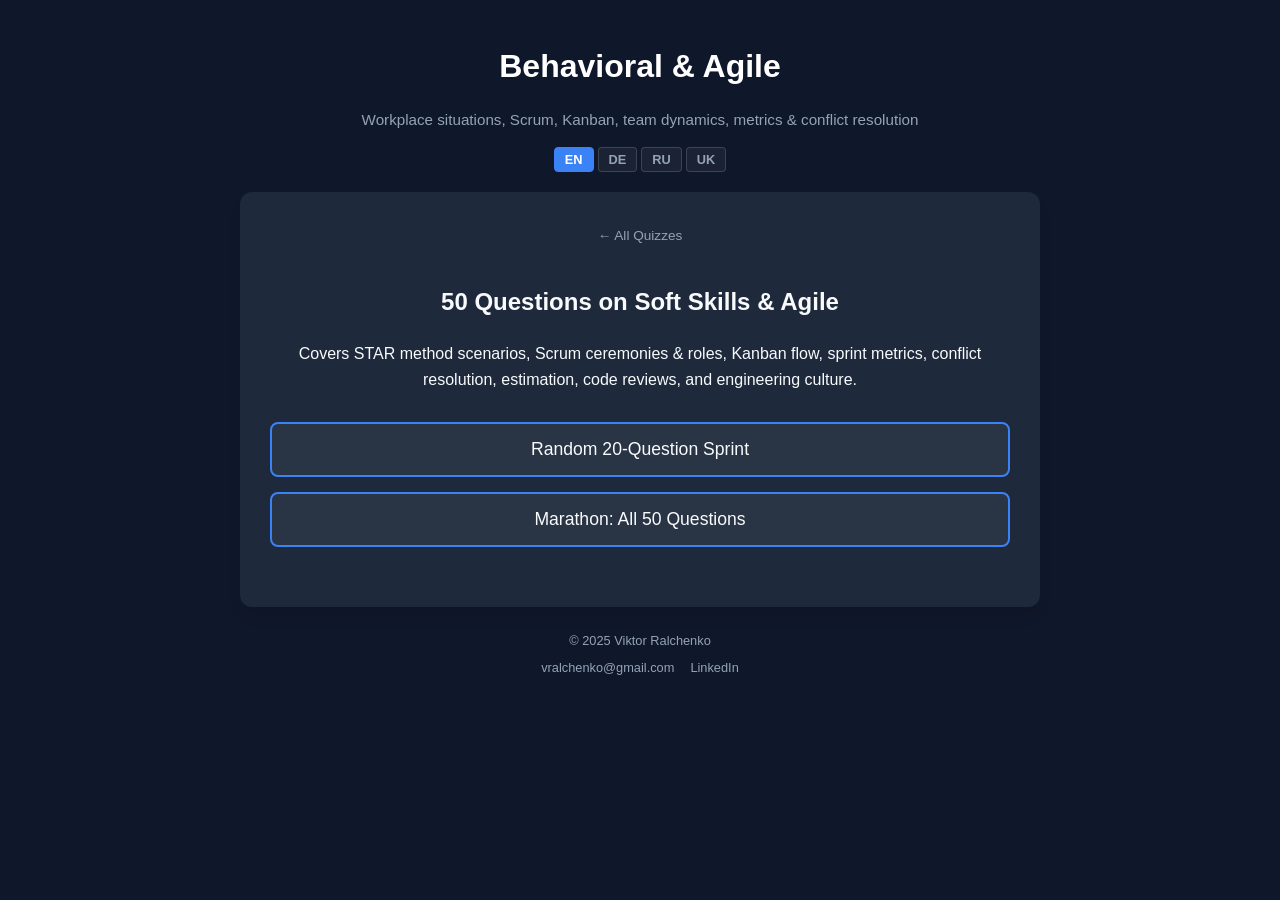
<file: behavioral-agile.html>
<!DOCTYPE html>
<html lang="en">
<head>
    <meta charset="UTF-8">
    <meta name="viewport" content="width=device-width, initial-scale=1.0">
    <title>Behavioral & Agile — Interview Quiz</title>
    <link rel="stylesheet" href="style.css">
</head>
<body>
    <div class="container">
        <div class="header">
            <h1 id="quiz-title"></h1>
            <p id="quiz-subtitle"></p>
            <div class="lang-selector">
                <button class="lang-btn" data-lang="en" onclick="setLang('en')">EN</button>
                <button class="lang-btn" data-lang="de" onclick="setLang('de')">DE</button>
                <button class="lang-btn" data-lang="ru" onclick="setLang('ru')">RU</button>
                <button class="lang-btn" data-lang="uk" onclick="setLang('uk')">UK</button>
            </div>
        </div>
        <div class="card active" id="setup-card">
            <a class="back-link" href="index.html">&#8592; All Quizzes</a>
            <h2 id="setup-heading"></h2>
            <p id="setup-desc"></p>
            <div class="batch-controls">
                <button class="batch-btn" onclick="startQuiz(20)" id="btn-sprint"></button>
                <button class="batch-btn" onclick="startQuiz(50)" id="btn-marathon"></button>
            </div>
        </div>
        <div id="quiz-area" style="display: none;">
            <div class="nav-bar">
                <a class="nav-btn" href="index.html" id="nav-all">&#8592; </a>
                <button class="nav-btn" onclick="location.reload()" id="nav-restart">&#8635; </button>
            </div>
            <div class="score-display">
                <span id="q-counter"></span>
                <span id="score-tracker"></span>
            </div>
            <div class="progress-bar"><div class="progress-fill" id="progress"></div></div>
            <div id="quiz-container"></div>
        </div>
        <div class="card" id="results-card">
            <h2 id="results-heading"></h2>
            <div class="final-score" id="final-score-text"></div>
            <p id="feedback-text" style="font-size: 1.1rem; margin-bottom: 30px;"></p>
            <div style="display: flex; gap: 12px; justify-content: center; flex-wrap: wrap;">
                <a class="restart-btn show" href="index.html" style="text-decoration: none;" id="res-all"></a>
                <button class="restart-btn show" onclick="location.reload()" id="res-restart"></button>
            </div>
        </div>
    </div>

<script>
const ui = {
    en: { title: "Behavioral & Agile", subtitle: "Workplace situations, Scrum, Kanban, team dynamics, metrics & conflict resolution", heading: "50 Questions on Soft Skills & Agile", desc: "Covers STAR method scenarios, Scrum ceremonies & roles, Kanban flow, sprint metrics, conflict resolution, estimation, code reviews, and engineering culture.", sprint: "Random 20-Question Sprint", marathon: "Marathon: All 50 Questions", allQuizzes: "\u2190 All Quizzes", restart: "\u21BB Restart", question: "Question", of: "of", score: "Score", explanation: "Explanation:", next: "Continue", complete: "Assessment Complete!", allBtn: "All Quizzes", restartBtn: "Restart Quiz", feedbackHigh: "Outstanding! You demonstrate strong Agile understanding, mature conflict resolution skills, and clear behavioral interview readiness.", feedbackMid: "Solid foundation! Review Scrum ceremonies, Kanban WIP limits, and practice structuring STAR answers with measurable outcomes.", feedbackLow: "Keep studying! Focus on Scrum fundamentals, the STAR method for behavioral answers, and team conflict resolution approaches." },
    de: { title: "Behavioral & Agile", subtitle: "Arbeitssituationen, Scrum, Kanban, Teamdynamik, Metriken & Konfliktlösung", heading: "50 Fragen zu Soft Skills & Agile", desc: "STAR-Methode, Scrum-Zeremonien & Rollen, Kanban-Flow, Sprint-Metriken, Konfliktlösung, Schätzung, Code Reviews und Ingenieurskultur.", sprint: "Zufällige 20-Fragen-Runde", marathon: "Marathon: Alle 50 Fragen", allQuizzes: "\u2190 Alle Quizze", restart: "\u21BB Neustart", question: "Frage", of: "von", score: "Punkte", explanation: "Erklärung:", next: "Weiter", complete: "Bewertung abgeschlossen!", allBtn: "Alle Quizze", restartBtn: "Quiz neustarten", feedbackHigh: "Hervorragend! Du zeigst ein starkes Agile-Verständnis, reife Konfliktlösungsfähigkeiten und klare Bereitschaft für Behavioral Interviews.", feedbackMid: "Solide Grundlage! Wiederhole Scrum-Zeremonien, Kanban-WIP-Limits und übe STAR-Antworten mit messbaren Ergebnissen.", feedbackLow: "Weiter lernen! Konzentriere dich auf Scrum-Grundlagen, die STAR-Methode und Konfliktlösungsansätze im Team." },
    ru: { title: "Поведенческие и Agile", subtitle: "Рабочие ситуации, Scrum, Kanban, динамика команды, метрики и решение конфликтов", heading: "50 вопросов по Soft Skills и Agile", desc: "Метод STAR, церемонии и роли Scrum, поток Kanban, метрики спринта, решение конфликтов, оценка, код-ревью и инженерная культура.", sprint: "Случайные 20 вопросов", marathon: "Марафон: все 50 вопросов", allQuizzes: "\u2190 Все квизы", restart: "\u21BB Заново", question: "Вопрос", of: "из", score: "Счёт", explanation: "Пояснение:", next: "Далее", complete: "Тест завершён!", allBtn: "Все квизы", restartBtn: "Начать заново", feedbackHigh: "Отлично! Вы демонстрируете сильное понимание Agile, зрелые навыки решения конфликтов и готовность к поведенческим интервью.", feedbackMid: "Хорошая база! Повторите церемонии Scrum, WIP-лимиты Kanban и потренируйтесь формулировать ответы по STAR с измеримыми результатами.", feedbackLow: "Продолжайте учиться! Сосредоточьтесь на основах Scrum, методе STAR и подходах к решению конфликтов в команде." },
    uk: { title: "Поведінкові та Agile", subtitle: "Робочі ситуації, Scrum, Kanban, динаміка команди, метрики та вирішення конфліктів", heading: "50 питань з Soft Skills та Agile", desc: "Метод STAR, церемонії та ролі Scrum, потік Kanban, метрики спринту, вирішення конфліктів, оцінювання, код-рев'ю та інженерна культура.", sprint: "Випадкові 20 питань", marathon: "Марафон: усі 50 питань", allQuizzes: "\u2190 Усі квізи", restart: "\u21BB Заново", question: "Питання", of: "з", score: "Рахунок", explanation: "Пояснення:", next: "Далі", complete: "Тест завершено!", allBtn: "Усі квізи", restartBtn: "Почати заново", feedbackHigh: "Чудово! Ви демонструєте сильне розуміння Agile, зрілі навички вирішення конфліктів і готовність до поведінкових інтерв'ю.", feedbackMid: "Міцна основа! Повторіть церемонії Scrum, WIP-ліміти Kanban і потренуйтесь формулювати відповіді за STAR з вимірюваними результатами.", feedbackLow: "Продовжуйте вчитися! Зосередьтеся на основах Scrum, методі STAR та підходах до вирішення конфліктів у команді." }
};

const allQuestions = [
// ===== SCRUM FUNDAMENTALS =====
{ category: "Scrum", question: { en: "What are the three pillars of Scrum?", de: "Was sind die drei Säulen von Scrum?", ru: "Каковы три столпа Scrum?", uk: "Які три стовпи Scrum?" }, options: { en: ["Planning, Execution, Delivery.", "Transparency, Inspection, Adaptation — enabling empirical process control through visibility, frequent checks, and course-correction.", "Speed, Quality, Cost.", "Backlog, Sprint, Retrospective."], de: ["Planung, Ausführung, Lieferung.", "Transparenz, Überprüfung, Anpassung — ermöglicht empirische Prozesskontrolle durch Sichtbarkeit, häufige Prüfungen und Kurskorrektur.", "Geschwindigkeit, Qualität, Kosten.", "Backlog, Sprint, Retrospektive."], ru: ["Планирование, выполнение, доставка.", "Прозрачность, инспекция, адаптация — обеспечивают эмпирический контроль процесса через видимость, частые проверки и корректировку курса.", "Скорость, качество, стоимость.", "Бэклог, спринт, ретроспектива."], uk: ["Планування, виконання, доставка.", "Прозорість, інспекція, адаптація — забезпечують емпіричний контроль процесу через видимість, часті перевірки та коригування курсу.", "Швидкість, якість, вартість.", "Бекллог, спринт, ретроспектива."] }, correctIndex: 1, explanation: { en: "Scrum is empirical: you can't plan everything upfront. Transparency (everyone sees the work), Inspection (regular checkpoints), Adaptation (adjust based on findings).", de: "Scrum ist empirisch: Man kann nicht alles im Voraus planen. Transparenz (jeder sieht die Arbeit), Überprüfung (regelmässige Checkpoints), Anpassung (Korrekturen basierend auf Erkenntnissen).", ru: "Scrum — эмпирический подход: нельзя всё спланировать заранее. Прозрачность (все видят работу), инспекция (регулярные проверки), адаптация (корректировка на основе выводов).", uk: "Scrum — емпіричний підхід: неможливо все спланувати наперед. Прозорість (усі бачать роботу), інспекція (регулярні перевірки), адаптація (коригування на основі висновків)." } },
{ category: "Scrum", question: { en: "What is the role of the Scrum Master?", de: "Welche Rolle hat der Scrum Master?", ru: "Какова роль Scrum Master?", uk: "Яка роль Scrum Master?" }, options: { en: ["The project manager who assigns tasks.", "A servant-leader who removes impediments, facilitates ceremonies, protects the team from distractions, and coaches the team on Scrum practices.", "The most senior developer.", "The person who writes user stories."], de: ["Der Projektmanager, der Aufgaben zuweist.", "Ein Servant Leader, der Hindernisse beseitigt, Zeremonien moderiert, das Team vor Ablenkungen schützt und in Scrum-Praktiken coacht.", "Der erfahrenste Entwickler.", "Die Person, die User Stories schreibt."], ru: ["Менеджер проекта, который назначает задачи.", "Слуга-лидер, который устраняет препятствия, фасилитирует церемонии, защищает команду от отвлечений и обучает практикам Scrum.", "Самый опытный разработчик.", "Человек, который пишет пользовательские истории."], uk: ["Менеджер проєкту, який призначає завдання.", "Слуга-лідер, який усуває перешкоди, фасилітує церемонії, захищає команду від відволікань і навчає практикам Scrum.", "Найдосвідченіший розробник.", "Людина, яка пише користувацькі історії."] }, correctIndex: 1, explanation: { en: "The Scrum Master doesn't manage people or assign work. They ensure the Scrum process works, remove blockers, and shield the team from scope creep mid-sprint.", de: "Der Scrum Master verwaltet keine Personen und weist keine Arbeit zu. Er stellt sicher, dass der Scrum-Prozess funktioniert, beseitigt Blocker und schützt das Team vor Scope Creep.", ru: "Scrum Master не управляет людьми и не назначает работу. Он обеспечивает работу процесса Scrum, устраняет блокеры и защищает команду от расползания скоупа.", uk: "Scrum Master не керує людьми і не призначає роботу. Він забезпечує роботу процесу Scrum, усуває блокери та захищає команду від розповзання скоупу." } },
{ category: "Scrum", question: { en: "What is the Product Owner's primary responsibility?", de: "Was ist die Hauptverantwortung des Product Owners?", ru: "Какова главная ответственность Product Owner?", uk: "Яка головна відповідальність Product Owner?" }, options: { en: ["Writing code and reviewing PRs.", "Maximizing product value by managing the Product Backlog — prioritizing items, defining acceptance criteria, and making scope decisions.", "Running Daily Standups.", "Deploying to production."], de: ["Code schreiben und PRs reviewen.", "Den Produktwert maximieren durch Verwaltung des Product Backlogs — Priorisierung, Definition von Akzeptanzkriterien und Scope-Entscheidungen.", "Daily Standups leiten.", "In Produktion deployen."], ru: ["Писать код и ревьюить PR.", "Максимизировать ценность продукта, управляя Product Backlog — приоритизируя элементы, определяя критерии приёмки и принимая решения о скоупе.", "Проводить Daily Standup.", "Деплоить в продакшен."], uk: ["Писати код і рев'юїти PR.", "Максимізувати цінність продукту, керуючи Product Backlog — пріоритизуючи елементи, визначаючи критерії приймання та приймаючи рішення про скоуп.", "Проводити Daily Standup.", "Деплоїти у продакшен."] }, correctIndex: 1, explanation: { en: "The PO is the single voice of the customer. They decide WHAT gets built and in what order. The team decides HOW.", de: "Der PO ist die einzige Stimme des Kunden. Er entscheidet WAS gebaut wird und in welcher Reihenfolge. Das Team entscheidet WIE.", ru: "PO — единственный голос заказчика. Он решает, ЧТО строить и в каком порядке. Команда решает, КАК.", uk: "PO — єдиний голос замовника. Він вирішує, ЩО будувати і в якому порядку. Команда вирішує, ЯК." } },
{ category: "Scrum", question: { en: "What happens during Sprint Planning?", de: "Was passiert beim Sprint Planning?", ru: "Что происходит на Sprint Planning?", uk: "Що відбувається на Sprint Planning?" }, options: { en: ["The team plans the entire project roadmap.", "The team selects items from the Product Backlog they can complete in the sprint, defines a Sprint Goal, and breaks items into tasks.", "The Scrum Master assigns tasks to developers.", "Only the PO and Scrum Master attend."], de: ["Das Team plant die gesamte Projekt-Roadmap.", "Das Team wählt Elemente aus dem Product Backlog, die im Sprint abgeschlossen werden können, definiert ein Sprint-Ziel und zerlegt Elemente in Aufgaben.", "Der Scrum Master weist Entwicklern Aufgaben zu.", "Nur PO und Scrum Master nehmen teil."], ru: ["Команда планирует всю дорожную карту проекта.", "Команда выбирает элементы из Product Backlog, которые может завершить за спринт, определяет Sprint Goal и разбивает элементы на задачи.", "Scrum Master назначает задачи разработчикам.", "Участвуют только PO и Scrum Master."], uk: ["Команда планує всю дорожню карту проєкту.", "Команда обирає елементи з Product Backlog, які може завершити за спринт, визначає Sprint Goal і розбиває елементи на задачі.", "Scrum Master призначає завдання розробникам.", "Беруть участь лише PO та Scrum Master."] }, correctIndex: 1, explanation: { en: "The team PULLS work — nobody pushes it. They assess capacity, discuss stories, ask the PO clarifying questions, and commit to a Sprint Goal.", de: "Das Team ZIEHT Arbeit — niemand drückt sie. Sie bewerten Kapazität, besprechen Stories, stellen dem PO klärende Fragen und verpflichten sich zu einem Sprint-Ziel.", ru: "Команда ТЯНЕТ работу — никто не навязывает. Оценивают ёмкость, обсуждают истории, задают PO уточняющие вопросы и берут обязательство по Sprint Goal.", uk: "Команда ТЯГНЕ роботу — ніхто не нав'язує. Оцінюють ємність, обговорюють історії, ставлять PO уточнювальні запитання і беруть зобов'язання щодо Sprint Goal." } },
{ category: "Scrum", question: { en: "What is the purpose of the Daily Standup?", de: "Was ist der Zweck des Daily Standups?", ru: "Какова цель Daily Standup?", uk: "Яка мета Daily Standup?" }, options: { en: ["A status report for management.", "A 15-minute sync where each team member shares: what they did yesterday, what they'll do today, and any blockers — to coordinate and surface impediments early.", "A code review session.", "A meeting to re-estimate stories."], de: ["Ein Statusbericht für das Management.", "Ein 15-minütiges Sync, bei dem jedes Teammitglied teilt: was gestern getan wurde, was heute geplant ist und welche Blocker es gibt — um früh zu koordinieren.", "Eine Code-Review-Sitzung.", "Ein Meeting zur Neuschätzung von Stories."], ru: ["Отчёт о статусе для руководства.", "15-минутная синхронизация, где каждый участник делится: что сделал вчера, что планирует сегодня и какие есть блокеры — для координации и раннего выявления проблем.", "Сессия код-ревью.", "Встреча для переоценки историй."], uk: ["Звіт про статус для керівництва.", "15-хвилинна синхронізація, де кожен учасник ділиться: що зробив учора, що планує сьогодні і які є блокери — для координації та раннього виявлення проблем.", "Сесія код-рев'ю.", "Зустріч для переоцінки історій."] }, correctIndex: 1, explanation: { en: "It's FOR the team, not for management. Focus on blockers — the Scrum Master acts on them. Not a detailed status report — keep it brief.", de: "Es ist FÜR das Team, nicht für das Management. Fokus auf Blocker — der Scrum Master kümmert sich darum. Kein detaillierter Statusbericht — kurz halten.", ru: "Это ДЛЯ команды, не для руководства. Фокус на блокерах — Scrum Master реагирует на них. Не детальный отчёт — кратко.", uk: "Це ДЛЯ команди, не для керівництва. Фокус на блокерах — Scrum Master реагує на них. Не детальний звіт — коротко." } },
{ category: "Scrum", question: { en: "What is a Sprint Retrospective?", de: "Was ist eine Sprint-Retrospektive?", ru: "Что такое Sprint Retrospective?", uk: "Що таке Sprint Retrospective?" }, options: { en: ["A meeting to blame people for failures.", "A ceremony at the end of each sprint where the team reflects on what went well, what didn't, and agrees on concrete improvements for the next sprint.", "A demo for stakeholders.", "A backlog grooming session."], de: ["Ein Meeting, um Schuldige zu finden.", "Eine Zeremonie am Ende jedes Sprints, in der das Team reflektiert, was gut lief, was nicht, und konkrete Verbesserungen für den nächsten Sprint vereinbart.", "Eine Demo für Stakeholder.", "Eine Backlog-Grooming-Sitzung."], ru: ["Встреча для поиска виновных.", "Церемония в конце каждого спринта, где команда анализирует, что прошло хорошо, что нет, и договаривается о конкретных улучшениях на следующий спринт.", "Демо для стейкхолдеров.", "Сессия груминга бэклога."], uk: ["Зустріч для пошуку винних.", "Церемонія наприкінці кожного спринту, де команда аналізує, що пройшло добре, що ні, і домовляється про конкретні покращення на наступний спринт.", "Демо для стейкхолдерів.", "Сесія грумінгу бекллогу."] }, correctIndex: 1, explanation: { en: "The retro is about continuous improvement. Action items, not complaints.", de: "Die Retro dient der kontinuierlichen Verbesserung. Aktionspunkte, keine Beschwerden.", ru: "Ретро — это про непрерывное улучшение. Конкретные действия, а не жалобы.", uk: "Ретро — це про безперервне покращення. Конкретні дії, а не скарги." } },
{ category: "Scrum", question: { en: "What is the Definition of Done (DoD)?", de: "Was ist die Definition of Done (DoD)?", ru: "Что такое Definition of Done (DoD)?", uk: "Що таке Definition of Done (DoD)?" }, options: { en: ["When the PO says it's done.", "A shared checklist that every Product Backlog Item must satisfy before it's considered complete — e.g., code reviewed, tests passing, deployed to staging, documentation updated.", "When the developer finishes coding.", "When QA finds zero bugs."], de: ["Wenn der PO sagt, es ist fertig.", "Eine gemeinsame Checkliste, die jedes Product-Backlog-Element erfüllen muss — z.B. Code reviewed, Tests bestanden, auf Staging deployed, Dokumentation aktualisiert.", "Wenn der Entwickler fertig programmiert hat.", "Wenn QA null Bugs findet."], ru: ["Когда PO говорит, что готово.", "Общий чеклист, которому должен соответствовать каждый элемент Product Backlog — например, код проревьюен, тесты пройдены, задеплоено на staging, документация обновлена.", "Когда разработчик закончил писать код.", "Когда QA не находит багов."], uk: ["Коли PO каже, що готово.", "Спільний чекліст, якому має відповідати кожен елемент Product Backlog — наприклад, код прорев'юєно, тести пройдені, задеплоєно на staging, документацію оновлено.", "Коли розробник закінчив писати код.", "Коли QA не знаходить багів."] }, correctIndex: 1, explanation: { en: "DoD prevents 'it works on my machine' syndrome. Common items: unit tests, code reviewed, CI green, acceptance criteria met, deployed to staging.", de: "DoD verhindert das 'Es funktioniert auf meinem Rechner'-Syndrom. Typische Punkte: Unit-Tests, Code-Review, CI grün, Akzeptanzkriterien erfüllt, auf Staging deployed.", ru: "DoD предотвращает синдром «у меня на машине работает». Типичные пункты: юнит-тесты, код-ревью, CI зелёный, критерии приёмки выполнены, задеплоено на staging.", uk: "DoD запобігає синдрому «у мене на машині працює». Типові пункти: юніт-тести, код-рев'ю, CI зелений, критерії приймання виконані, задеплоєно на staging." } },
{ category: "Scrum", question: { en: "What is the Sprint Review (Demo)?", de: "Was ist das Sprint Review (Demo)?", ru: "Что такое Sprint Review (Demo)?", uk: "Що таке Sprint Review (Demo)?" }, options: { en: ["The same as the Retrospective.", "A meeting where the team demonstrates completed work to stakeholders, gathers feedback, and the PO updates the backlog based on what was learned.", "A technical design review.", "A meeting only for developers."], de: ["Dasselbe wie die Retrospektive.", "Ein Meeting, bei dem das Team fertige Arbeit den Stakeholdern vorführt, Feedback sammelt und der PO das Backlog basierend auf den Erkenntnissen aktualisiert.", "Ein technisches Design-Review.", "Ein Meeting nur für Entwickler."], ru: ["То же самое, что ретроспектива.", "Встреча, на которой команда демонстрирует выполненную работу стейкхолдерам, собирает обратную связь, а PO обновляет бэклог на основе полученных знаний.", "Техническое ревью дизайна.", "Встреча только для разработчиков."], uk: ["Те саме, що ретроспектива.", "Зустріч, на якій команда демонструє виконану роботу стейкхолдерам, збирає зворотний зв'язок, а PO оновлює бекллог на основі отриманих знань.", "Технічне рев'ю дизайну.", "Зустріч лише для розробників."] }, correctIndex: 1, explanation: { en: "Stakeholders see WORKING software, not slides. Feedback loops: 'Can you add filtering?' — PO adds it to the backlog.", de: "Stakeholder sehen FUNKTIONIERENDE Software, keine Folien. Feedback-Schleifen: 'Können Sie Filterung hinzufügen?' — PO fügt es dem Backlog hinzu.", ru: "Стейкхолдеры видят РАБОТАЮЩИЙ софт, а не слайды. Обратная связь: «Можно добавить фильтрацию?» — PO добавляет в бэклог.", uk: "Стейкхолдери бачать ПРАЦЮЮЧИЙ софт, а не слайди. Зворотний зв'язок: «Чи можна додати фільтрацію?» — PO додає до бекллогу." } },
{ category: "Scrum", question: { en: "What is a Sprint Goal and why is it important?", de: "Was ist ein Sprint-Ziel und warum ist es wichtig?", ru: "Что такое Sprint Goal и почему он важен?", uk: "Що таке Sprint Goal і чому він важливий?" }, options: { en: ["A numeric velocity target.", "A concise objective that gives the sprint a coherent purpose and helps the team decide trade-offs when they can't complete all planned items.", "The number of story points planned.", "A goal set by management for the team."], de: ["Ein numerisches Velocity-Ziel.", "Ein prägnantes Ziel, das dem Sprint einen kohärenten Zweck gibt und dem Team hilft, Trade-offs zu entscheiden, wenn nicht alle geplanten Punkte abgeschlossen werden können.", "Die Anzahl geplanter Story Points.", "Ein von der Geschäftsleitung gesetztes Ziel."], ru: ["Числовая цель по velocity.", "Краткая цель, которая придаёт спринту смысл и помогает команде принимать компромиссы, когда невозможно завершить все запланированные элементы.", "Количество запланированных story points.", "Цель, установленная руководством для команды."], uk: ["Числова ціль по velocity.", "Стисла ціль, яка надає спринту сенс і допомагає команді приймати компроміси, коли неможливо завершити всі заплановані елементи.", "Кількість запланованих story points.", "Ціль, встановлена керівництвом для команди."] }, correctIndex: 1, explanation: { en: "If the team runs out of time, they can drop lower-priority stories but still deliver the Sprint Goal. Focus over checklist.", de: "Wenn die Zeit knapp wird, kann das Team weniger wichtige Stories weglassen, aber dennoch das Sprint-Ziel liefern. Fokus statt Checkliste.", ru: "Если время заканчивается, команда может отбросить менее приоритетные истории, но всё равно достичь Sprint Goal. Фокус важнее чеклиста.", uk: "Якщо час закінчується, команда може відкинути менш пріоритетні історії, але все одно досягти Sprint Goal. Фокус важливіший за чекліст." } },
{ category: "Scrum", question: { en: "What is Backlog Refinement (Grooming)?", de: "Was ist Backlog Refinement (Grooming)?", ru: "Что такое Backlog Refinement (Grooming)?", uk: "Що таке Backlog Refinement (Grooming)?" }, options: { en: ["Cleaning up old Jira tickets.", "An ongoing activity where the team reviews upcoming backlog items, adds details, estimates, splits large stories, and ensures items are ready for future sprints.", "A ceremony that happens only once per release.", "Deleting completed stories."], de: ["Alte Jira-Tickets aufräumen.", "Eine laufende Aktivität, bei der das Team anstehende Backlog-Elemente überprüft, Details hinzufügt, schätzt, grosse Stories aufteilt und sicherstellt, dass Elemente für zukünftige Sprints bereit sind.", "Eine Zeremonie, die nur einmal pro Release stattfindet.", "Abgeschlossene Stories löschen."], ru: ["Чистка старых тикетов в Jira.", "Непрерывная активность, где команда просматривает предстоящие элементы бэклога, добавляет детали, оценивает, разбивает крупные истории и убеждается, что элементы готовы к будущим спринтам.", "Церемония, проходящая только раз за релиз.", "Удаление завершённых историй."], uk: ["Чистка старих тікетів у Jira.", "Безперервна активність, де команда переглядає майбутні елементи бекллогу, додає деталі, оцінює, розбиває великі історії та переконується, що елементи готові до майбутніх спринтів.", "Церемонія, що відбувається лише раз за реліз.", "Видалення завершених історій."] }, correctIndex: 1, explanation: { en: "Typically 1-2 hours per week. The team asks questions, the PO clarifies acceptance criteria, large stories get split. Goal: top of backlog is always sprint-ready.", de: "Typischerweise 1-2 Stunden pro Woche. Das Team stellt Fragen, der PO klärt Akzeptanzkriterien, grosse Stories werden aufgeteilt. Ziel: Das obere Backlog ist immer sprint-bereit.", ru: "Обычно 1-2 часа в неделю. Команда задаёт вопросы, PO уточняет критерии приёмки, крупные истории разбиваются. Цель: верх бэклога всегда готов к спринту.", uk: "Зазвичай 1-2 години на тиждень. Команда ставить запитання, PO уточнює критерії приймання, великі історії розбиваються. Ціль: верх бекллогу завжди готовий до спринту." } },
// ===== KANBAN =====
{ category: "Kanban", question: { en: "What is the core principle that differentiates Kanban from Scrum?", de: "Was ist das Kernprinzip, das Kanban von Scrum unterscheidet?", ru: "Какой ключевой принцип отличает Kanban от Scrum?", uk: "Який ключовий принцип відрізняє Kanban від Scrum?" }, options: { en: ["Kanban doesn't have a board.", "Kanban focuses on continuous flow with WIP (Work-In-Progress) limits instead of fixed-length sprints. Work is pulled when capacity is available.", "Kanban has no roles.", "Kanban doesn't allow estimation."], de: ["Kanban hat kein Board.", "Kanban konzentriert sich auf kontinuierlichen Fluss mit WIP-Limits (Work-In-Progress) statt fester Sprint-Längen. Arbeit wird gezogen, wenn Kapazität verfügbar ist.", "Kanban hat keine Rollen.", "Kanban erlaubt keine Schätzung."], ru: ["В Kanban нет доски.", "Kanban фокусируется на непрерывном потоке с WIP-лимитами (Work-In-Progress) вместо спринтов фиксированной длины. Работа вытягивается при наличии ёмкости.", "В Kanban нет ролей.", "Kanban не допускает оценку."], uk: ["У Kanban немає дошки.", "Kanban фокусується на безперервному потоці з WIP-лімітами (Work-In-Progress) замість спринтів фіксованої довжини. Робота витягується за наявності ємності.", "У Kanban немає ролей.", "Kanban не допускає оцінювання."] }, correctIndex: 1, explanation: { en: "Scrum: time-boxed sprints with committed scope. Kanban: continuous flow, no sprints. The key mechanism is WIP limits.", de: "Scrum: zeitlich begrenzte Sprints mit festgelegtem Scope. Kanban: kontinuierlicher Fluss, keine Sprints. Der Schlüsselmechanismus sind WIP-Limits.", ru: "Scrum: спринты с фиксированным скоупом. Kanban: непрерывный поток, без спринтов. Ключевой механизм — WIP-лимиты.", uk: "Scrum: спринти з фіксованим скоупом. Kanban: безперервний потік, без спринтів. Ключовий механізм — WIP-ліміти." } },
{ category: "Kanban", question: { en: "What are WIP (Work-In-Progress) limits and why do they matter?", de: "Was sind WIP-Limits (Work-In-Progress) und warum sind sie wichtig?", ru: "Что такое WIP-лимиты (Work-In-Progress) и почему они важны?", uk: "Що таке WIP-ліміти (Work-In-Progress) і чому вони важливі?" }, options: { en: ["Limits on working hours per week.", "Maximum number of items allowed in each workflow stage — they prevent overload, reduce context switching, expose bottlenecks, and improve flow efficiency.", "Limits on the number of team members.", "Maximum story point count per column."], de: ["Begrenzung der Arbeitsstunden pro Woche.", "Maximale Anzahl von Elementen in jeder Workflow-Phase — sie verhindern Überlastung, reduzieren Kontextwechsel, decken Engpässe auf und verbessern die Flusseffizienz.", "Begrenzung der Teamgrösse.", "Maximale Story-Point-Anzahl pro Spalte."], ru: ["Ограничение рабочих часов в неделю.", "Максимальное количество элементов на каждом этапе workflow — предотвращают перегрузку, уменьшают переключение контекста, выявляют узкие места и улучшают эффективность потока.", "Ограничение количества участников команды.", "Максимальное количество story points на колонку."], uk: ["Обмеження робочих годин на тиждень.", "Максимальна кількість елементів на кожному етапі workflow — запобігають перевантаженню, зменшують перемикання контексту, виявляють вузькі місця та покращують ефективність потоку.", "Обмеження кількості учасників команди.", "Максимальна кількість story points на колонку."] }, correctIndex: 1, explanation: { en: "If 'Code Review' has WIP limit 2 and both slots are full, nobody can push new items there. This signals: 'Stop starting, start finishing.'", de: "Wenn 'Code Review' ein WIP-Limit von 2 hat und beide Plätze belegt sind, kann niemand neue Elemente hinzufügen. Signal: 'Hör auf anzufangen, fang an fertigzumachen.'", ru: "Если «Code Review» имеет WIP-лимит 2 и оба слота заняты, никто не может добавить новые элементы. Сигнал: «Прекрати начинать, начни заканчивать».", uk: "Якщо «Code Review» має WIP-ліміт 2 і обидва слоти зайняті, ніхто не може додати нові елементи. Сигнал: «Припини починати, почни завершувати»." } },
{ category: "Kanban", question: { en: "What is Lead Time vs Cycle Time?", de: "Was ist Lead Time vs Cycle Time?", ru: "Чем отличается Lead Time от Cycle Time?", uk: "Чим відрізняється Lead Time від Cycle Time?" }, options: { en: ["They're the same metric.", "Lead Time: from request created to delivered (includes waiting). Cycle Time: from work started to delivered (active work only). Cycle Time is always <= Lead Time.", "Lead Time is for managers, Cycle Time for developers.", "Lead Time is per sprint, Cycle Time is per release."], de: ["Sie sind dieselbe Metrik.", "Lead Time: von Anfrage erstellt bis geliefert (inkl. Wartezeit). Cycle Time: von Arbeitsbeginn bis geliefert (nur aktive Arbeit). Cycle Time ist immer <= Lead Time.", "Lead Time ist für Manager, Cycle Time für Entwickler.", "Lead Time ist pro Sprint, Cycle Time pro Release."], ru: ["Это одна и та же метрика.", "Lead Time: от создания запроса до доставки (включая ожидание). Cycle Time: от начала работы до доставки (только активная работа). Cycle Time всегда <= Lead Time.", "Lead Time для менеджеров, Cycle Time для разработчиков.", "Lead Time на спринт, Cycle Time на релиз."], uk: ["Це одна і та сама метрика.", "Lead Time: від створення запиту до доставки (включаючи очікування). Cycle Time: від початку роботи до доставки (лише активна робота). Cycle Time завжди <= Lead Time.", "Lead Time для менеджерів, Cycle Time для розробників.", "Lead Time на спринт, Cycle Time на реліз."] }, correctIndex: 1, explanation: { en: "Customer creates ticket (Lead Time starts) → sits in backlog 5 days → dev picks it up (Cycle Time starts) → delivered in 3 days. Lead Time = 8 days, Cycle Time = 3 days.", de: "Kunde erstellt Ticket (Lead Time startet) → 5 Tage im Backlog → Entwickler beginnt (Cycle Time startet) → in 3 Tagen geliefert. Lead Time = 8 Tage, Cycle Time = 3 Tage.", ru: "Заказчик создаёт тикет (Lead Time стартует) → лежит в бэклоге 5 дней → разработчик берёт (Cycle Time стартует) → доставлен за 3 дня. Lead Time = 8 дней, Cycle Time = 3 дня.", uk: "Замовник створює тікет (Lead Time стартує) → лежить у бекллозі 5 днів → розробник бере (Cycle Time стартує) → доставлений за 3 дні. Lead Time = 8 днів, Cycle Time = 3 дні." } },
{ category: "Kanban", question: { en: "What does a Cumulative Flow Diagram (CFD) show?", de: "Was zeigt ein Cumulative Flow Diagram (CFD)?", ru: "Что показывает Cumulative Flow Diagram (CFD)?", uk: "Що показує Cumulative Flow Diagram (CFD)?" }, options: { en: ["Individual developer performance.", "The number of items in each workflow stage over time — widening bands indicate bottlenecks, flat lines indicate blocked flow.", "Sprint burndown progress.", "Code complexity trends."], de: ["Individuelle Entwicklerleistung.", "Die Anzahl der Elemente in jeder Workflow-Phase im Zeitverlauf — breiter werdende Bänder zeigen Engpässe, flache Linien zeigen blockierten Fluss.", "Sprint-Burndown-Fortschritt.", "Code-Komplexitäts-Trends."], ru: ["Производительность отдельного разработчика.", "Количество элементов на каждом этапе workflow во времени — расширяющиеся полосы указывают на узкие места, плоские линии — на заблокированный поток.", "Прогресс Sprint Burndown.", "Тренды сложности кода."], uk: ["Продуктивність окремого розробника.", "Кількість елементів на кожному етапі workflow у часі — смуги, що розширюються, вказують на вузькі місця, плоскі лінії — на заблокований потік.", "Прогрес Sprint Burndown.", "Тренди складності коду."] }, correctIndex: 1, explanation: { en: "If the 'Testing' band keeps widening, work is piling up there — you need more QA capacity or automated tests.", de: "Wenn das 'Testing'-Band immer breiter wird, staut sich dort Arbeit — mehr QA-Kapazität oder automatisierte Tests werden benötigt.", ru: "Если полоса «Testing» постоянно расширяется, работа накапливается — нужно больше QA-ёмкости или автотестов.", uk: "Якщо смуга «Testing» постійно розширюється, робота накопичується — потрібно більше QA-ємності або автотестів." } },
{ category: "Kanban", question: { en: "When should a team use Kanban instead of Scrum?", de: "Wann sollte ein Team Kanban statt Scrum verwenden?", ru: "Когда команде следует использовать Kanban вместо Scrum?", uk: "Коли команді варто використовувати Kanban замість Scrum?" }, options: { en: ["Always — Kanban is strictly better.", "When work is unpredictable (support, ops, maintenance), priorities change frequently, and fixed sprints don't make sense.", "Only for non-software teams.", "When the team has fewer than 3 people."], de: ["Immer — Kanban ist strikt besser.", "Wenn die Arbeit unvorhersehbar ist (Support, Ops, Wartung), Prioritäten sich häufig ändern und feste Sprints keinen Sinn ergeben.", "Nur für Nicht-Software-Teams.", "Wenn das Team weniger als 3 Personen hat."], ru: ["Всегда — Kanban строго лучше.", "Когда работа непредсказуема (поддержка, ops, обслуживание), приоритеты часто меняются и фиксированные спринты не имеют смысла.", "Только для не-софтверных команд.", "Когда в команде менее 3 человек."], uk: ["Завжди — Kanban строго кращий.", "Коли робота непередбачувана (підтримка, ops, обслуговування), пріоритети часто змінюються і фіксовані спринти не мають сенсу.", "Лише для не-софтверних команд.", "Коли в команді менше 3 осіб."] }, correctIndex: 1, explanation: { en: "Support team: tickets arrive randomly, priorities shift daily. Fixed 2-week sprints would be constantly disrupted. Kanban's continuous flow handles this naturally.", de: "Support-Team: Tickets kommen zufällig, Prioritäten ändern sich täglich. Feste 2-Wochen-Sprints wären ständig gestört. Kanbans kontinuierlicher Fluss bewältigt das natürlich.", ru: "Команда поддержки: тикеты приходят случайно, приоритеты меняются ежедневно. Фиксированные 2-недельные спринты постоянно нарушались бы. Непрерывный поток Kanban справляется с этим естественно.", uk: "Команда підтримки: тікети приходять випадково, пріоритети змінюються щодня. Фіксовані 2-тижневі спринти постійно порушувалися б. Безперервний потік Kanban справляється з цим природно." } },
// ===== AGILE METRICS =====
{ category: "Metrics", question: { en: "What is Velocity in Scrum?", de: "Was ist Velocity in Scrum?", ru: "Что такое Velocity в Scrum?", uk: "Що таке Velocity в Scrum?" }, options: { en: ["How fast developers type code.", "The average number of story points a team completes per sprint — used for sprint planning and forecasting, NOT for comparing teams or measuring performance.", "Lines of code per day.", "Number of deployments per week."], de: ["Wie schnell Entwickler Code tippen.", "Die durchschnittliche Anzahl von Story Points, die ein Team pro Sprint abschliesst — zur Sprintplanung und Vorhersage, NICHT zum Vergleich von Teams oder Leistungsmessung.", "Codezeilen pro Tag.", "Anzahl der Deployments pro Woche."], ru: ["Как быстро разработчики печатают код.", "Среднее количество story points, которое команда завершает за спринт — для планирования спринтов и прогнозирования, НЕ для сравнения команд или измерения производительности.", "Строк кода в день.", "Количество деплоев в неделю."], uk: ["Як швидко розробники друкують код.", "Середня кількість story points, яку команда завершує за спринт — для планування спринтів та прогнозування, НЕ для порівняння команд чи вимірювання продуктивності.", "Рядків коду на день.", "Кількість деплоїв на тиждень."] }, correctIndex: 1, explanation: { en: "Velocity is a PLANNING tool, not a performance metric. Comparing velocities across teams is meaningless — points are relative.", de: "Velocity ist ein PLANUNGSTOOL, keine Leistungsmetrik. Velocity-Vergleiche zwischen Teams sind bedeutungslos — Punkte sind relativ.", ru: "Velocity — инструмент ПЛАНИРОВАНИЯ, а не метрика производительности. Сравнение velocity между командами бессмысленно — очки относительны.", uk: "Velocity — інструмент ПЛАНУВАННЯ, а не метрика продуктивності. Порівняння velocity між командами безглузде — очки відносні." } },
{ category: "Metrics", question: { en: "Why is using Velocity as a performance metric dangerous?", de: "Warum ist die Nutzung von Velocity als Leistungsmetrik gefährlich?", ru: "Почему использование Velocity как метрики производительности опасно?", uk: "Чому використання Velocity як метрики продуктивності небезпечне?" }, options: { en: ["Velocity is too inaccurate.", "Teams inflate story point estimates to appear productive, destroying the metric's usefulness for planning. It incentivizes gaming instead of delivering value.", "Velocity doesn't account for code quality.", "It only measures individual performance."], de: ["Velocity ist zu ungenau.", "Teams blähen Story-Point-Schätzungen auf, um produktiv zu wirken, und zerstören so den Nutzen der Metrik für die Planung. Es fördert Gaming statt Wertlieferung.", "Velocity berücksichtigt keine Codequalität.", "Es misst nur individuelle Leistung."], ru: ["Velocity слишком неточна.", "Команды завышают оценки в story points, чтобы выглядеть продуктивными, разрушая полезность метрики для планирования. Это стимулирует манипуляции вместо создания ценности.", "Velocity не учитывает качество кода.", "Она измеряет только индивидуальную производительность."], uk: ["Velocity надто неточна.", "Команди завищують оцінки в story points, щоб виглядати продуктивними, руйнуючи корисність метрики для планування. Це стимулює маніпуляції замість створення цінності.", "Velocity не враховує якість коду.", "Вона вимірює лише індивідуальну продуктивність."] }, correctIndex: 1, explanation: { en: "Goodhart's Law: when a measure becomes a target, it ceases to be a good measure.", de: "Goodharts Gesetz: Wenn ein Mass zum Ziel wird, hört es auf, ein gutes Mass zu sein.", ru: "Закон Гудхарта: когда мера становится целью, она перестаёт быть хорошей мерой.", uk: "Закон Гудхарта: коли міра стає ціллю, вона перестає бути хорошою мірою." } },
{ category: "Metrics", question: { en: "What is a Burndown Chart?", de: "Was ist ein Burndown Chart?", ru: "Что такое Burndown Chart?", uk: "Що таке Burndown Chart?" }, options: { en: ["A chart showing team burnout levels.", "A graph showing remaining work (story points or tasks) vs. time in a sprint. The ideal line goes from total points to zero. Deviations show if the team is on track.", "A chart of completed features over time.", "A financial cost tracking chart."], de: ["Ein Diagramm, das Team-Burnout-Level zeigt.", "Ein Graph, der verbleibende Arbeit (Story Points oder Aufgaben) vs. Zeit im Sprint zeigt. Die ideale Linie geht von der Gesamtpunktzahl auf null. Abweichungen zeigen, ob das Team auf Kurs ist.", "Ein Diagramm abgeschlossener Features über die Zeit.", "Ein Diagramm zur Kostenverfolgung."], ru: ["Диаграмма, показывающая уровень выгорания команды.", "График, показывающий оставшуюся работу (story points или задачи) относительно времени в спринте. Идеальная линия идёт от общего числа очков к нулю. Отклонения показывают, идёт ли команда по плану.", "Диаграмма завершённых фич за время.", "Диаграмма отслеживания финансовых затрат."], uk: ["Діаграма, що показує рівень вигоряння команди.", "Графік, що показує роботу, яка залишилася (story points або задачі), відносно часу в спринті. Ідеальна лінія йде від загальної кількості очків до нуля. Відхилення показують, чи команда за планом.", "Діаграма завершених фіч за час.", "Діаграма відстеження фінансових витрат."] }, correctIndex: 1, explanation: { en: "If the actual line is above the ideal line: behind schedule. Below: ahead. Flat sections: blocked work.", de: "Wenn die tatsächliche Linie über der idealen liegt: hinter dem Zeitplan. Darunter: voraus. Flache Abschnitte: blockierte Arbeit.", ru: "Если фактическая линия выше идеальной: отставание от графика. Ниже: опережение. Плоские участки: заблокированная работа.", uk: "Якщо фактична лінія вище ідеальної: відставання від графіку. Нижче: випередження. Плоскі ділянки: заблокована робота." } },
{ category: "Metrics", question: { en: "What are DORA metrics?", de: "Was sind DORA-Metriken?", ru: "Что такое метрики DORA?", uk: "Що таке метрики DORA?" }, options: { en: ["Metrics for the Dora the Explorer app.", "Four key DevOps metrics: Deployment Frequency, Lead Time for Changes, Change Failure Rate, and Mean Time to Recovery (MTTR) — measuring software delivery performance.", "Database Operation Rate Analysis.", "Developer Output and Resource Allocation."], de: ["Metriken für die Dora-the-Explorer-App.", "Vier zentrale DevOps-Metriken: Deployment-Häufigkeit, Lead Time für Änderungen, Change Failure Rate und Mean Time to Recovery (MTTR) — messen die Software-Delivery-Performance.", "Database Operation Rate Analysis.", "Developer Output and Resource Allocation."], ru: ["Метрики для приложения «Даша-путешественница».", "Четыре ключевые метрики DevOps: частота деплоев, Lead Time для изменений, Change Failure Rate и Mean Time to Recovery (MTTR) — измеряют производительность доставки ПО.", "Database Operation Rate Analysis.", "Developer Output and Resource Allocation."], uk: ["Метрики для додатку «Даша-мандрівниця».", "Чотири ключові метрики DevOps: частота деплоїв, Lead Time для змін, Change Failure Rate та Mean Time to Recovery (MTTR) — вимірюють продуктивність доставки ПЗ.", "Database Operation Rate Analysis.", "Developer Output and Resource Allocation."] }, correctIndex: 1, explanation: { en: "Elite teams: deploy multiple times/day, lead time < 1 hour, change failure rate < 15%, MTTR < 1 hour.", de: "Elite-Teams: mehrere Deployments/Tag, Lead Time < 1 Stunde, Change Failure Rate < 15%, MTTR < 1 Stunde.", ru: "Элитные команды: деплоят несколько раз в день, lead time < 1 час, change failure rate < 15%, MTTR < 1 час.", uk: "Елітні команди: деплоять кілька разів на день, lead time < 1 година, change failure rate < 15%, MTTR < 1 година." } },
{ category: "Metrics", question: { en: "What does Mean Time to Recovery (MTTR) measure?", de: "Was misst die Mean Time to Recovery (MTTR)?", ru: "Что измеряет Mean Time to Recovery (MTTR)?", uk: "Що вимірює Mean Time to Recovery (MTTR)?" }, options: { en: ["Average time to respond to emails.", "The average time from a production incident being detected to the service being fully restored — a key indicator of operational resilience.", "Time to recover deleted files.", "Average time between deployments."], de: ["Durchschnittliche Antwortzeit für E-Mails.", "Die durchschnittliche Zeit von der Erkennung eines Produktionsvorfalls bis zur vollständigen Wiederherstellung des Dienstes — ein wichtiger Indikator für operationelle Resilienz.", "Zeit zur Wiederherstellung gelöschter Dateien.", "Durchschnittliche Zeit zwischen Deployments."], ru: ["Среднее время ответа на email.", "Среднее время от обнаружения инцидента в продакшене до полного восстановления сервиса — ключевой показатель операционной устойчивости.", "Время восстановления удалённых файлов.", "Среднее время между деплоями."], uk: ["Середній час відповіді на email.", "Середній час від виявлення інциденту в продакшені до повного відновлення сервісу — ключовий показник операційної стійкості.", "Час відновлення видалених файлів.", "Середній час між деплоями."] }, correctIndex: 1, explanation: { en: "Low MTTR means the team can detect, diagnose, and fix production issues quickly. Improved by: good monitoring, runbooks, feature flags.", de: "Niedriger MTTR bedeutet, dass das Team Produktionsprobleme schnell erkennen, diagnostizieren und beheben kann. Verbessert durch: gutes Monitoring, Runbooks, Feature Flags.", ru: "Низкий MTTR означает, что команда быстро обнаруживает, диагностирует и исправляет проблемы в продакшене. Улучшается через: хороший мониторинг, runbooks, feature flags.", uk: "Низький MTTR означає, що команда швидко виявляє, діагностує та виправляє проблеми в продакшені. Покращується через: хороший моніторинг, runbooks, feature flags." } },
{ category: "Metrics", question: { en: "What is Throughput as a Kanban metric?", de: "Was ist Throughput als Kanban-Metrik?", ru: "Что такое Throughput как метрика Kanban?", uk: "Що таке Throughput як метрика Kanban?" }, options: { en: ["Network bandwidth.", "The number of work items completed per unit of time (e.g., 12 tickets per week) — a direct measure of team delivery capacity.", "CPU processing speed.", "The number of standups per week."], de: ["Netzwerkbandbreite.", "Die Anzahl abgeschlossener Arbeitselemente pro Zeiteinheit (z.B. 12 Tickets pro Woche) — ein direktes Mass für die Lieferkapazität des Teams.", "CPU-Verarbeitungsgeschwindigkeit.", "Anzahl der Standups pro Woche."], ru: ["Пропускная способность сети.", "Количество завершённых рабочих элементов за единицу времени (напр., 12 тикетов в неделю) — прямая мера производительности команды.", "Скорость обработки CPU.", "Количество стендапов в неделю."], uk: ["Пропускна здатність мережі.", "Кількість завершених робочих елементів за одиницю часу (напр., 12 тікетів на тиждень) — пряма міра продуктивності команди.", "Швидкість обробки CPU.", "Кількість стендапів на тиждень."] }, correctIndex: 1, explanation: { en: "Unlike velocity (which depends on estimates), throughput counts actual completed items. Simple, objective forecasting.", de: "Im Gegensatz zu Velocity (die von Schätzungen abhängt) zählt Throughput tatsächlich abgeschlossene Elemente. Einfache, objektive Vorhersage.", ru: "В отличие от velocity (которая зависит от оценок), throughput считает фактически завершённые элементы. Простое, объективное прогнозирование.", uk: "На відміну від velocity (яка залежить від оцінок), throughput рахує фактично завершені елементи. Просте, об'єктивне прогнозування." } },
// ===== ESTIMATION =====
{ category: "Estimation", question: { en: "What is Planning Poker and why is it effective?", de: "Was ist Planning Poker und warum ist es effektiv?", ru: "Что такое Planning Poker и почему он эффективен?", uk: "Що таке Planning Poker і чому він ефективний?" }, options: { en: ["A gambling game for developers.", "A consensus-based estimation technique where team members independently reveal estimates simultaneously, discuss differences, and converge — preventing anchoring bias.", "A sprint planning board game.", "A risk assessment tool."], de: ["Ein Glücksspiel für Entwickler.", "Eine konsensbasierte Schätztechnik, bei der Teammitglieder unabhängig und gleichzeitig Schätzungen aufdecken, Unterschiede diskutieren und konvergieren — verhindert Ankerbias.", "Ein Sprint-Planungs-Brettspiel.", "Ein Risikobewertungstool."], ru: ["Азартная игра для разработчиков.", "Техника оценки на основе консенсуса: участники независимо и одновременно раскрывают оценки, обсуждают расхождения и сходятся — предотвращает эффект якоря.", "Настольная игра для планирования спринта.", "Инструмент оценки рисков."], uk: ["Азартна гра для розробників.", "Техніка оцінювання на основі консенсусу: учасники незалежно та одночасно розкривають оцінки, обговорюють розбіжності та сходяться — запобігає ефекту якоря.", "Настільна гра для планування спринту.", "Інструмент оцінки ризиків."] }, correctIndex: 1, explanation: { en: "Simultaneous reveal prevents the loudest voice from anchoring everyone's estimate. Discussion reveals hidden risks.", de: "Gleichzeitiges Aufdecken verhindert, dass die lauteste Stimme alle Schätzungen verankert. Diskussion deckt versteckte Risiken auf.", ru: "Одновременное раскрытие не позволяет самому громкому голосу якорить оценки остальных. Обсуждение выявляет скрытые риски.", uk: "Одночасне розкриття не дозволяє найгучнішому голосу якорити оцінки інших. Обговорення виявляє приховані ризики." } },
{ category: "Estimation", question: { en: "Why use the Fibonacci sequence (1, 2, 3, 5, 8, 13, 21) for story points?", de: "Warum die Fibonacci-Folge (1, 2, 3, 5, 8, 13, 21) für Story Points verwenden?", ru: "Почему для story points используют последовательность Фибоначчи (1, 2, 3, 5, 8, 13, 21)?", uk: "Чому для story points використовують послідовність Фібоначчі (1, 2, 3, 5, 8, 13, 21)?" }, options: { en: ["Because Fibonacci numbers are mathematically superior.", "The increasing gaps reflect the growing uncertainty in larger tasks — the difference between 5 and 8 is intentionally vague because precision at that scale is impossible.", "It's required by the Scrum Guide.", "It makes the math easier for velocity."], de: ["Weil Fibonacci-Zahlen mathematisch überlegen sind.", "Die wachsenden Abstände spiegeln die zunehmende Unsicherheit bei grösseren Aufgaben wider — der Unterschied zwischen 5 und 8 ist absichtlich vage, da Präzision in dieser Grössenordnung unmöglich ist.", "Es wird vom Scrum Guide verlangt.", "Es vereinfacht die Velocity-Berechnung."], ru: ["Потому что числа Фибоначчи математически превосходны.", "Растущие промежутки отражают возрастающую неопределённость в больших задачах — разница между 5 и 8 намеренно размыта, потому что точность в таком масштабе невозможна.", "Это требование Scrum Guide.", "Это упрощает расчёт velocity."], uk: ["Тому що числа Фібоначчі математично кращі.", "Зростаючі проміжки відображають зростаючу невизначеність у великих задачах — різниця між 5 і 8 навмисно розмита, бо точність у такому масштабі неможлива.", "Це вимога Scrum Guide.", "Це спрощує розрахунок velocity."] }, correctIndex: 1, explanation: { en: "Can you really distinguish a '6-point' story from a '7-point'? No. Fibonacci forces you to choose: is it closer to 5 or 8? If bigger than 13, split it.", de: "Kann man wirklich eine '6-Punkte'-Story von einer '7-Punkte'-Story unterscheiden? Nein. Fibonacci zwingt zur Entscheidung: näher an 5 oder 8? Grösser als 13? Aufteilen.", ru: "Можете ли вы отличить историю на «6 очков» от «7 очков»? Нет. Фибоначчи заставляет выбирать: ближе к 5 или к 8? Больше 13 — разбейте.", uk: "Чи можете ви відрізнити історію на «6 очків» від «7 очків»? Ні. Фібоначчі змушує обирати: ближче до 5 чи до 8? Більше 13 — розбийте." } },
{ category: "Estimation", question: { en: "What does '#NoEstimates' advocate?", de: "Was befürwortet '#NoEstimates'?", ru: "Что продвигает движение '#NoEstimates'?", uk: "Що просуває рух '#NoEstimates'?" }, options: { en: ["Never planning anything.", "Instead of spending time estimating, use historical throughput data to forecast delivery — count items completed per week and project future timelines probabilistically.", "Only estimating in hours.", "Letting the PO estimate everything."], de: ["Niemals etwas planen.", "Anstatt Zeit mit Schätzungen zu verbringen, historische Throughput-Daten zur Liefervorhersage nutzen — abgeschlossene Items pro Woche zählen und zukünftige Zeitpläne probabilistisch projizieren.", "Nur in Stunden schätzen.", "Den PO alles schätzen lassen."], ru: ["Никогда ничего не планировать.", "Вместо траты времени на оценку использовать исторические данные throughput для прогнозирования — считать завершённые элементы в неделю и проецировать будущие сроки вероятностно.", "Оценивать только в часах.", "Позволить PO оценивать всё."], uk: ["Ніколи нічого не планувати.", "Замість витрачання часу на оцінку використовувати історичні дані throughput для прогнозування — рахувати завершені елементи на тиждень і проєктувати майбутні терміни ймовірнісно.", "Оцінювати лише в годинах.", "Дозволити PO оцінювати все."] }, correctIndex: 1, explanation: { en: "If the team consistently delivers 8 stories/sprint regardless of point size, you don't need points. Use Monte Carlo simulation for forecasting.", de: "Wenn das Team konstant 8 Stories/Sprint liefert unabhängig von der Punktgrösse, braucht man keine Punkte. Monte-Carlo-Simulation zur Vorhersage nutzen.", ru: "Если команда стабильно завершает 8 историй за спринт независимо от размера в очках, очки не нужны. Используйте Monte Carlo для прогнозирования.", uk: "Якщо команда стабільно завершує 8 історій за спринт незалежно від розміру в очках, очки не потрібні. Використовуйте Monte Carlo для прогнозування." } },
{ category: "Estimation", question: { en: "What is T-shirt sizing (S, M, L, XL) used for?", de: "Wofür wird T-Shirt-Sizing (S, M, L, XL) verwendet?", ru: "Для чего используется оценка по размеру футболок (S, M, L, XL)?", uk: "Для чого використовується оцінка за розміром футболок (S, M, L, XL)?" }, options: { en: ["Ordering team shirts.", "Quick, rough relative estimation for roadmap planning — less precise than story points but faster for triaging large backlogs.", "Categorizing bug severity.", "Measuring code file sizes."], de: ["Team-Shirts bestellen.", "Schnelle, grobe relative Schätzung für Roadmap-Planung — weniger präzise als Story Points, aber schneller für die Triage grosser Backlogs.", "Kategorisierung der Bug-Schwere.", "Messung von Code-Dateigrössen."], ru: ["Заказ командных футболок.", "Быстрая, грубая относительная оценка для планирования дорожной карты — менее точная, чем story points, но быстрее для триажа больших бэклогов.", "Категоризация серьёзности багов.", "Измерение размеров файлов кода."], uk: ["Замовлення командних футболок.", "Швидка, груба відносна оцінка для планування дорожньої карти — менш точна, ніж story points, але швидша для тріажу великих бекллогів.", "Категоризація серйозності багів.", "Вимірювання розмірів файлів коду."] }, correctIndex: 1, explanation: { en: "In a roadmap session with 50 items: 'Is this S, M, L, or XL?' takes seconds per item. Save detailed estimation for items entering the sprint.", de: "In einer Roadmap-Sitzung mit 50 Elementen: 'Ist das S, M, L oder XL?' dauert Sekunden pro Element. Detaillierte Schätzung für Sprint-Elemente aufheben.", ru: "На сессии с дорожной картой из 50 элементов: «Это S, M, L или XL?» занимает секунды на элемент. Детальную оценку оставьте для элементов, входящих в спринт.", uk: "На сесії з дорожньою картою з 50 елементів: «Це S, M, L чи XL?» займає секунди на елемент. Детальну оцінку залиште для елементів, що входять у спринт." } },
// ===== CONFLICT RESOLUTION =====
{ category: "Conflict Resolution", question: { en: "A teammate consistently pushes code without tests, causing regressions. What's the best approach?", de: "Ein Teammitglied pusht konsequent Code ohne Tests, was zu Regressionen führt. Was ist der beste Ansatz?", ru: "Коллега постоянно пушит код без тестов, что вызывает регрессии. Какой подход лучше?", uk: "Колега постійно пушить код без тестів, що спричиняє регресії. Який підхід кращий?" }, options: { en: ["Complain about them to the manager.", "Have a private, respectful 1:1 conversation focused on the impact. Suggest pairing on a TDD session.", "Publicly call them out in standup.", "Silently write tests for their code."], de: ["Sich beim Manager beschweren.", "Ein privates, respektvolles 1:1-Gespräch führen, das sich auf die Auswirkungen konzentriert. Eine gemeinsame TDD-Session vorschlagen.", "Sie öffentlich im Standup blossstellen.", "Still Tests für ihren Code schreiben."], ru: ["Пожаловаться менеджеру.", "Провести приватную, уважительную беседу 1:1, сосредоточенную на последствиях. Предложить совместную TDD-сессию.", "Публично указать на это на стендапе.", "Молча писать тесты за них."], uk: ["Поскаржитися менеджеру.", "Провести приватну, поважну бесіду 1:1, зосереджену на наслідках. Запропонувати спільну TDD-сесію.", "Публічно вказати на це на стендапі.", "Мовчки писати тести за них."] }, correctIndex: 1, explanation: { en: "Focus on behavior and impact, not the person. Private first — public shaming destroys trust. Offer to help, not judge.", de: "Fokus auf Verhalten und Auswirkung, nicht auf die Person. Zuerst privat — öffentliches Beschämen zerstört Vertrauen. Hilfe anbieten, nicht urteilen.", ru: "Фокус на поведении и последствиях, не на человеке. Сначала приватно — публичный позор разрушает доверие. Предложить помощь, а не осуждать.", uk: "Фокус на поведінці та наслідках, не на людині. Спершу приватно — публічний сором руйнує довіру. Запропонувати допомогу, а не засуджувати." } },
{ category: "Conflict Resolution", question: { en: "Two senior developers disagree on architectural approach. How should the team resolve it?", de: "Zwei Senior-Entwickler sind sich über den Architekturansatz uneinig. Wie sollte das Team es lösen?", ru: "Два старших разработчика не согласны по архитектурному подходу. Как команде решить это?", uk: "Два старші розробники не погоджуються щодо архітектурного підходу. Як команді вирішити це?" }, options: { en: ["The most senior person decides.", "Facilitate a structured technical discussion: each presents pros/cons with data. Use ADRs to document the decision and rationale. Time-box the debate.", "Let them argue until one gives up.", "Ask management to decide."], de: ["Die erfahrenste Person entscheidet.", "Eine strukturierte technische Diskussion moderieren: jeder präsentiert Vor-/Nachteile mit Daten. ADRs zur Dokumentation der Entscheidung nutzen. Debatte zeitlich begrenzen.", "Sie streiten lassen, bis einer aufgibt.", "Das Management entscheiden lassen."], ru: ["Решает самый старший.", "Организовать структурированную техническую дискуссию: каждый представляет плюсы/минусы с данными. Использовать ADR для документирования решения. Ограничить дебаты по времени.", "Пусть спорят, пока один не сдастся.", "Попросить руководство решить."], uk: ["Вирішує найстарший.", "Організувати структуровану технічну дискусію: кожен представляє плюси/мінуси з даними. Використовувати ADR для документування рішення. Обмежити дебати в часі.", "Нехай сперечаються, поки один не здасться.", "Попросити керівництво вирішити."] }, correctIndex: 1, explanation: { en: "Data over opinions. ADRs capture WHY a decision was made, preventing the same debate in 6 months.", de: "Daten über Meinungen. ADRs erfassen WARUM eine Entscheidung getroffen wurde und verhindern dieselbe Debatte in 6 Monaten.", ru: "Данные важнее мнений. ADR фиксируют ПОЧЕМУ было принято решение, предотвращая ту же дискуссию через 6 месяцев.", uk: "Дані важливіші за думки. ADR фіксують ЧОМУ було прийнято рішення, запобігаючи тій самій дискусії через 6 місяців." } },
{ category: "Conflict Resolution", question: { en: "A code review turns heated — the reviewer leaves harsh comments. What should you do?", de: "Ein Code-Review wird hitzig — der Reviewer hinterlässt harte Kommentare. Was solltest du tun?", ru: "Код-ревью становится напряжённым — ревьюер оставляет резкие комментарии. Что делать?", uk: "Код-рев'ю стає напруженим — рев'юер залишає різкі коментарі. Що робити?" }, options: { en: ["Respond with equally harsh criticism.", "Address it calmly: 'I'd appreciate more specific and constructive feedback.' Escalate to the team lead if the pattern continues.", "Delete their comments and merge.", "Stop doing code reviews."], de: ["Mit ebenso harter Kritik antworten.", "Ruhig ansprechen: 'Ich würde spezifischeres und konstruktiveres Feedback schätzen.' Bei Wiederholung an den Team Lead eskalieren.", "Kommentare löschen und mergen.", "Code Reviews einstellen."], ru: ["Ответить такой же резкой критикой.", "Спокойно обратиться: «Буду признателен за более конкретную и конструктивную обратную связь». Если паттерн продолжается — эскалировать к тимлиду.", "Удалить комментарии и смёрджить.", "Перестать делать код-ревью."], uk: ["Відповісти такою ж різкою критикою.", "Спокійно звернутися: «Буду вдячний за більш конкретний і конструктивний зворотний зв'язок». Якщо патерн продовжується — ескалювати до тімліда.", "Видалити коментарі та змерджити.", "Припинити код-рев'ю."] }, correctIndex: 1, explanation: { en: "Code reviews should critique CODE, not PEOPLE. Establish team review guidelines.", de: "Code Reviews sollten CODE kritisieren, nicht MENSCHEN. Team-Review-Richtlinien etablieren.", ru: "Код-ревью должно критиковать КОД, а не ЛЮДЕЙ. Установите командные правила ревью.", uk: "Код-рев'ю має критикувати КОД, а не ЛЮДЕЙ. Встановіть командні правила рев'ю." } },
{ category: "Conflict Resolution", question: { en: "The PO keeps adding scope mid-sprint. How should the team handle this?", de: "Der PO fügt ständig Scope mitten im Sprint hinzu. Wie sollte das Team damit umgehen?", ru: "PO постоянно добавляет скоуп посреди спринта. Как команде с этим справиться?", uk: "PO постійно додає скоуп посеред спринту. Як команді з цим впоратися?" }, options: { en: ["Accept all changes to keep the PO happy.", "In the Retrospective, raise the issue with data: show how mid-sprint changes caused missed Sprint Goals. Agree on a scope change policy.", "Refuse all changes during the sprint.", "The Scrum Master should yell at the PO."], de: ["Alle Änderungen akzeptieren, um den PO zufrieden zu stellen.", "In der Retrospektive das Problem mit Daten ansprechen: zeigen, wie Änderungen im Sprint zu verfehlten Sprint-Zielen führten. Eine Scope-Change-Policy vereinbaren.", "Alle Änderungen während des Sprints ablehnen.", "Der Scrum Master sollte den PO anschreien."], ru: ["Принимать все изменения, чтобы PO был доволен.", "На ретроспективе поднять проблему с данными: показать, как изменения в спринте привели к невыполнению Sprint Goal. Договориться о политике изменения скоупа.", "Отказываться от всех изменений во время спринта.", "Scrum Master должен накричать на PO."], uk: ["Приймати всі зміни, щоб PO був задоволений.", "На ретроспективі підняти проблему з даними: показати, як зміни в спринті призвели до невиконання Sprint Goal. Домовитися про політику зміни скоупу.", "Відмовлятися від усіх змін під час спринту.", "Scrum Master має накричати на PO."] }, correctIndex: 1, explanation: { en: "Use data, not emotions. If something is truly urgent: 'Which existing item should we drop to make room?'", de: "Daten nutzen, nicht Emotionen. Wenn etwas wirklich dringend ist: 'Welches bestehende Element sollen wir streichen?'", ru: "Используйте данные, а не эмоции. Если что-то действительно срочно: «Какой существующий элемент убрать, чтобы освободить место?»", uk: "Використовуйте дані, а не емоції. Якщо щось дійсно терміново: «Який існуючий елемент прибрати, щоб звільнити місце?»" } },
{ category: "Conflict Resolution", question: { en: "You disagree with a technical decision your team lead made. What do you do?", de: "Du bist mit einer technischen Entscheidung deines Team Leads nicht einverstanden. Was tust du?", ru: "Вы не согласны с техническим решением вашего тимлида. Что делать?", uk: "Ви не погоджуєтесь з технічним рішенням вашого тімліда. Що робити?" }, options: { en: ["Silently comply and resent it.", "Disagree and commit: voice your concerns clearly with reasoning, but if the lead decides otherwise, support the decision and give it your best effort.", "Refuse to implement it.", "Go over their head to the manager."], de: ["Still gehorchen und groll hegen.", "Disagree and Commit: Bedenken klar mit Begründung äussern, aber wenn der Lead anders entscheidet, die Entscheidung unterstützen und das Beste geben.", "Die Umsetzung verweigern.", "Über ihren Kopf hinweg zum Manager gehen."], ru: ["Молча подчиниться и затаить обиду.", "Disagree and Commit: чётко озвучить опасения с аргументами, но если лид решит иначе — поддержать решение и отдать максимум.", "Отказаться реализовывать.", "Обратиться через голову к менеджеру."], uk: ["Мовчки підкоритися і затаїти образу.", "Disagree and Commit: чітко озвучити занепокоєння з аргументами, але якщо лід вирішить інакше — підтримати рішення і віддати максимум.", "Відмовитися реалізовувати.", "Звернутися через голову до менеджера."] }, correctIndex: 1, explanation: { en: "Amazon's 'Disagree and Commit' principle. Express your view, but don't sabotage or say 'I told you so' later.", de: "Amazons 'Disagree and Commit'-Prinzip. Meinung äussern, aber nicht sabotieren oder später 'Ich hab's ja gesagt' sagen.", ru: "Принцип Amazon «Disagree and Commit». Выскажите мнение, но не саботируйте и не говорите «я же говорил» потом.", uk: "Принцип Amazon «Disagree and Commit». Висловіть думку, але не саботуйте і не кажіть «я ж казав» потім." } },
{ category: "Conflict Resolution", question: { en: "A junior developer is struggling and slowing the team down. What's the best response?", de: "Ein Junior-Entwickler hat Schwierigkeiten und bremst das Team. Was ist die beste Reaktion?", ru: "Джуниор-разработчик испытывает трудности и замедляет команду. Какая лучшая реакция?", uk: "Джуніор-розробник має труднощі та сповільнює команду. Яка найкраща реакція?" }, options: { en: ["Assign them to easier tasks permanently.", "Invest in their growth: pair programming, focused code reviews with teaching, clear documentation, and gradually increasing complexity.", "Report them to HR.", "Do their work for them."], de: ["Ihnen dauerhaft einfachere Aufgaben zuweisen.", "In ihr Wachstum investieren: Pair Programming, fokussierte Code Reviews mit Lehre, klare Dokumentation und schrittweise steigende Komplexität.", "Sie bei HR melden.", "Ihre Arbeit für sie erledigen."], ru: ["Навсегда назначать им более простые задачи.", "Инвестировать в их рост: парное программирование, код-ревью с обучением, понятная документация и постепенное усложнение задач.", "Доложить в HR.", "Делать их работу за них."], uk: ["Назавжди призначати їм простіші задачі.", "Інвестувати в їхнє зростання: парне програмування, код-рев'ю з навчанням, зрозуміла документація та поступове ускладнення задач.", "Доповісти в HR.", "Робити їхню роботу за них."] }, correctIndex: 1, explanation: { en: "Senior developers who mentor juniors multiply team output long-term. 30 minutes of pairing now saves hours of debugging later.", de: "Senior-Entwickler, die Junioren mentoren, multiplizieren langfristig den Team-Output. 30 Minuten Pairing jetzt spart Stunden Debugging später.", ru: "Старшие разработчики, менторящие джуниоров, умножают результат команды в долгосрочной перспективе. 30 минут пэйринга сейчас экономят часы дебаггинга потом.", uk: "Старші розробники, які менторять джуніорів, примножують результат команди в довгостроковій перспективі. 30 хвилин пейрінгу зараз заощаджують години дебагінгу потім." } },
{ category: "Conflict Resolution", question: { en: "Your team's velocity has dropped for 3 consecutive sprints. What should you investigate?", de: "Die Velocity deines Teams ist 3 Sprints in Folge gesunken. Was solltest du untersuchen?", ru: "Velocity вашей команды падает 3 спринта подряд. Что исследовать?", uk: "Velocity вашої команди падає 3 спринти поспіль. Що досліджувати?" }, options: { en: ["Blame the weakest developer.", "Use the Retrospective to explore root causes: increased tech debt? Unclear requirements? Context switching? Team morale? Address systemic issues.", "Force overtime to catch up.", "Increase story point estimates to hide the drop."], de: ["Den schwächsten Entwickler beschuldigen.", "Die Retrospektive nutzen, um Ursachen zu erforschen: mehr Tech Debt? Unklare Anforderungen? Kontextwechsel? Teammoral? Systemische Probleme angehen.", "Überstunden erzwingen.", "Story-Point-Schätzungen erhöhen, um den Rückgang zu verstecken."], ru: ["Обвинить самого слабого разработчика.", "Использовать ретроспективу для исследования причин: вырос техдолг? Нечёткие требования? Переключение контекста? Мораль команды? Решать системные проблемы.", "Заставить работать сверхурочно.", "Повысить оценки в story points, чтобы скрыть падение."], uk: ["Звинуватити найслабшого розробника.", "Використати ретроспективу для дослідження причин: зріс техборг? Нечіткі вимоги? Перемикання контексту? Мораль команди? Вирішувати системні проблеми.", "Змусити працювати понаднормово.", "Підвищити оцінки в story points, щоб приховати падіння."] }, correctIndex: 1, explanation: { en: "Velocity drops signal systemic problems. Fix the system, don't pressure individuals.", de: "Velocity-Rückgänge signalisieren systemische Probleme. Das System reparieren, nicht Einzelne unter Druck setzen.", ru: "Падение velocity сигнализирует о системных проблемах. Чините систему, а не давите на отдельных людей.", uk: "Падіння velocity сигналізує про системні проблеми. Лагодьте систему, а не тисніть на окремих людей." } },
// ===== BEHAVIORAL / STAR =====
{ category: "Behavioral", question: { en: "What is the STAR method for answering behavioral interview questions?", de: "Was ist die STAR-Methode für Behavioral-Interview-Fragen?", ru: "Что такое метод STAR для ответов на поведенческие вопросы?", uk: "Що таке метод STAR для відповідей на поведінкові запитання?" }, options: { en: ["A rating system for answers.", "Situation (context), Task (your responsibility), Action (what YOU did specifically), Result (measurable outcome) — a structured framework for clear, impactful answers.", "A prioritization framework.", "A conflict resolution technique."], de: ["Ein Bewertungssystem für Antworten.", "Situation (Kontext), Task (deine Verantwortung), Action (was DU konkret getan hast), Result (messbares Ergebnis) — ein strukturiertes Framework für klare, wirkungsvolle Antworten.", "Ein Priorisierungs-Framework.", "Eine Konfliktlösungstechnik."], ru: ["Система оценки ответов.", "Situation (контекст), Task (ваша ответственность), Action (что конкретно ВЫ сделали), Result (измеримый результат) — структурированный фреймворк для чётких, убедительных ответов.", "Фреймворк приоритизации.", "Техника решения конфликтов."], uk: ["Система оцінки відповідей.", "Situation (контекст), Task (ваша відповідальність), Action (що конкретно ВИ зробили), Result (вимірюваний результат) — структурований фреймворк для чітких, переконливих відповідей.", "Фреймворк пріоритизації.", "Техніка вирішення конфліктів."] }, correctIndex: 1, explanation: { en: "STAR: 'On Project X (S), I needed to align two teams (T), I organized a joint workshop (A), which reduced miscommunication by 60% (R).'", de: "STAR: 'Bei Projekt X (S) musste ich zwei Teams abstimmen (T), ich organisierte einen gemeinsamen Workshop (A), was Misskommunikation um 60% reduzierte (R).'", ru: "STAR: «В проекте X (S) мне нужно было синхронизировать две команды (T), я организовал совместный воркшоп (A), что снизило недопонимание на 60% (R)».", uk: "STAR: «У проєкті X (S) мені потрібно було синхронізувати дві команди (T), я організував спільний воркшоп (A), що знизило непорозуміння на 60% (R)»." } },
{ category: "Behavioral", question: { en: "'Tell me about a time you had to meet a tight deadline.' What's the strongest answer structure?", de: "'Erzählen Sie von einer Situation mit einer engen Deadline.' Was ist die beste Antwortstruktur?", ru: "«Расскажите о ситуации с жёстким дедлайном.» Какая структура ответа лучше?", uk: "«Розкажіть про ситуацію з жорстким дедлайном.» Яка структура відповіді краща?" }, options: { en: ["'I always meet deadlines because I'm hardworking.'", "Describe a specific situation, what you prioritized and what you cut, how you communicated with stakeholders, and the measurable outcome.", "'I stayed up all night coding until it was done.'", "'I've never missed a deadline in my career.'"], de: ["'Ich halte immer Deadlines ein, weil ich fleissig bin.'", "Eine spezifische Situation beschreiben: was priorisiert und gestrichen wurde, wie mit Stakeholdern kommuniziert wurde, und das messbare Ergebnis.", "'Ich habe die ganze Nacht durchprogrammiert.'", "'Ich habe in meiner Karriere nie eine Deadline verpasst.'"], ru: ["«Я всегда укладываюсь в дедлайны, потому что трудолюбив.»", "Описать конкретную ситуацию: что приоритизировали и что отсекли, как общались со стейкхолдерами, и измеримый результат.", "«Я просидел всю ночь за кодом, пока не закончил.»", "«Я никогда не пропускал дедлайны.»"], uk: ["«Я завжди вкладаюсь у дедлайни, бо працьовитий.»", "Описати конкретну ситуацію: що пріоритизували і що відсікли, як спілкувалися зі стейкхолдерами, і вимірюваний результат.", "«Я просидів усю ніч за кодом, поки не закінчив.»", "«Я ніколи не пропускав дедлайнів.»"] }, correctIndex: 1, explanation: { en: "Show problem-solving: 'Deadline moved up 2 weeks. I identified core features vs nice-to-haves, proposed a phased delivery, we shipped MVP on time.'", de: "Problemlösung zeigen: 'Deadline 2 Wochen vorgezogen. Ich identifizierte Kernfeatures vs Nice-to-haves, schlug phasenweise Lieferung vor, MVP pünktlich geliefert.'", ru: "Покажите решение проблем: «Дедлайн сдвинулся на 2 недели раньше. Я выделил ключевые фичи vs nice-to-have, предложил поэтапную поставку, MVP доставили вовремя».", uk: "Покажіть вирішення проблем: «Дедлайн зсунувся на 2 тижні раніше. Я виділив ключові фічі vs nice-to-have, запропонував поетапну поставку, MVP доставили вчасно»." } },
{ category: "Behavioral", question: { en: "'Describe a time you made a mistake at work.' What is the interviewer really evaluating?", de: "'Beschreiben Sie einen Fehler bei der Arbeit.' Was bewertet der Interviewer wirklich?", ru: "«Опишите ошибку на работе.» Что на самом деле оценивает интервьюер?", uk: "«Опишіть помилку на роботі.» Що насправді оцінює інтерв'юер?" }, options: { en: ["Whether you're perfect.", "Your self-awareness, accountability, ability to learn from failure, and whether you took concrete steps to prevent it from happening again.", "How many bugs you've shipped.", "Whether you'll admit to being incompetent."], de: ["Ob du perfekt bist.", "Deine Selbstreflexion, Verantwortungsbewusstsein, Lernfähigkeit aus Fehlern und ob du konkrete Schritte unternommen hast, um Wiederholung zu verhindern.", "Wie viele Bugs du verursacht hast.", "Ob du Inkompetenz eingestehst."], ru: ["Идеальны ли вы.", "Вашу самоосознанность, ответственность, способность учиться на ошибках и приняли ли вы конкретные шаги для предотвращения повторения.", "Сколько багов вы допустили.", "Признаете ли вы свою некомпетентность."], uk: ["Чи ідеальні ви.", "Вашу самоусвідомленість, відповідальність, здатність вчитися на помилках і чи вжили ви конкретних кроків для запобігання повторенню.", "Скільки багів ви допустили.", "Чи визнаєте ви свою некомпетентність."] }, correctIndex: 1, explanation: { en: "Best answer: own the mistake, explain what you learned, describe what you changed.", de: "Beste Antwort: Fehler eingestehen, erklären was man gelernt hat, beschreiben was man geändert hat.", ru: "Лучший ответ: признать ошибку, объяснить, чему научились, описать, что изменили.", uk: "Найкраща відповідь: визнати помилку, пояснити, чого навчилися, описати, що змінили." } },
{ category: "Behavioral", question: { en: "'How do you handle disagreements with your manager?' What's the best approach to answer?", de: "'Wie gehst du mit Meinungsverschiedenheiten mit deinem Manager um?'", ru: "«Как вы справляетесь с разногласиями с менеджером?»", uk: "«Як ви справляєтесь з розбіжностями з менеджером?»" }, options: { en: ["'I always agree with my manager.'", "Show that you advocate professionally with data, but ultimately respect the decision. Give a real example.", "'I go to their manager if I disagree.'", "'I avoid confrontation entirely.'"], de: ["'Ich stimme meinem Manager immer zu.'", "Zeigen, dass man professionell mit Daten argumentiert, aber letztlich die Entscheidung respektiert. Ein echtes Beispiel geben.", "'Ich gehe zu deren Manager, wenn ich nicht einverstanden bin.'", "'Ich vermeide Konfrontation komplett.'"], ru: ["«Я всегда согласен с менеджером.»", "Показать, что вы профессионально аргументируете с данными, но в итоге уважаете решение. Привести реальный пример.", "«Я обращаюсь к их руководителю, если не согласен.»", "«Я полностью избегаю конфронтации.»"], uk: ["«Я завжди погоджуюсь з менеджером.»", "Показати, що ви професійно аргументуєте з даними, але зрештою поважаєте рішення. Навести реальний приклад.", "«Я звертаюсь до їхнього керівника, якщо не згоден.»", "«Я повністю уникаю конфронтації.»"] }, correctIndex: 1, explanation: { en: "Companies want people who think independently but aren't combative.", de: "Unternehmen wollen Leute, die unabhängig denken, aber nicht konfrontativ sind.", ru: "Компании хотят людей, которые думают самостоятельно, но не конфликтны.", uk: "Компанії хочуть людей, які думають самостійно, але не конфліктні." } },
{ category: "Behavioral", question: { en: "'Tell me about a time you worked with a difficult team member.' What should you emphasize?", de: "'Erzählen Sie von der Zusammenarbeit mit einem schwierigen Teammitglied.' Was betonen?", ru: "«Расскажите о работе со сложным коллегой.» Что подчеркнуть?", uk: "«Розкажіть про роботу зі складним колегою.» Що підкреслити?" }, options: { en: ["How you got them fired.", "Empathy, communication, and finding common ground. Show you adapted your approach and focused on the shared goal.", "How you avoided them entirely.", "How you complained to management."], de: ["Wie man sie entlassen hat.", "Empathie, Kommunikation und Gemeinsamkeiten finden. Zeigen, dass man den Ansatz angepasst hat und sich auf das gemeinsame Ziel konzentrierte.", "Wie man sie komplett gemieden hat.", "Wie man sich beim Management beschwert hat."], ru: ["Как вы добились их увольнения.", "Эмпатию, коммуникацию и поиск общего языка. Показать, что адаптировали подход и сосредоточились на общей цели.", "Как вы полностью их избегали.", "Как вы жаловались руководству."], uk: ["Як ви домоглися їхнього звільнення.", "Емпатію, комунікацію та пошук спільної мови. Показати, що адаптували підхід і зосередилися на спільній цілі.", "Як ви повністю їх уникали.", "Як ви скаржилися керівництву."] }, correctIndex: 1, explanation: { en: "'I had coffee with them 1:1, learned they were stressed about a deadline. We agreed on norms, and collaboration improved.'", de: "'Ich hatte ein 1:1-Kaffee mit ihnen, erfuhr, dass sie wegen einer Deadline gestresst waren. Wir vereinbarten Normen und die Zusammenarbeit verbesserte sich.'", ru: "«Я поговорил с ними за кофе 1:1, узнал, что они в стрессе из-за дедлайна. Мы договорились о правилах, и сотрудничество улучшилось.»", uk: "«Я поговорив з ними за кавою 1:1, дізнався, що вони в стресі через дедлайн. Ми домовились про правила, і співпраця покращилась.»" } },
{ category: "Behavioral", question: { en: "What does 'Tell me about yourself' really mean in an interview?", de: "Was bedeutet 'Erzählen Sie über sich' wirklich im Interview?", ru: "Что на самом деле означает «Расскажите о себе» на собеседовании?", uk: "Що насправді означає «Розкажіть про себе» на співбесіді?" }, options: { en: ["Recite your entire CV chronologically.", "Give a 2-minute career narrative connecting your experience to THIS role — highlight relevant skills, key achievements, and why you're excited about this opportunity.", "Share personal hobbies and interests.", "Describe your education in detail."], de: ["Den gesamten Lebenslauf chronologisch aufsagen.", "Eine 2-minütige Karriere-Erzählung geben, die deine Erfahrung mit DIESER Rolle verbindet — relevante Skills, Schlüsselerfolge und warum dich diese Gelegenheit begeistert.", "Persönliche Hobbys und Interessen teilen.", "Die Ausbildung im Detail beschreiben."], ru: ["Хронологически пересказать всё резюме.", "Дать 2-минутный рассказ о карьере, связывающий опыт с ЭТОЙ ролью — выделить релевантные навыки, ключевые достижения и почему вас привлекает эта возможность.", "Рассказать о личных хобби и интересах.", "Подробно описать образование."], uk: ["Хронологічно переказати все резюме.", "Дати 2-хвилинну розповідь про кар'єру, що пов'язує досвід з ЦІЄЮ роллю — виділити релевантні навички, ключові досягнення і чому вас приваблює ця можливість.", "Розповісти про особисті хобі та інтереси.", "Детально описати освіту."] }, correctIndex: 1, explanation: { en: "Formula: 'I'm a [role] with [X years] in [key areas]. At [Company], I [achievement]. I'm excited about this role because [connection].'", de: "Formel: 'Ich bin [Rolle] mit [X Jahren] in [Bereichen]. Bei [Firma] habe ich [Erfolg]. Mich begeistert diese Rolle, weil [Verbindung].'", ru: "Формула: «Я [роль] с [X лет] опыта в [областях]. В [компании] я [достижение]. Меня привлекает эта роль, потому что [связь].»", uk: "Формула: «Я [роль] з [X років] досвіду в [областях]. У [компанії] я [досягнення]. Мене приваблює ця роль, тому що [зв'язок].»" } },
// ===== ENGINEERING CULTURE =====
{ category: "Engineering Culture", question: { en: "What is a Blameless Postmortem?", de: "Was ist ein Blameless Postmortem?", ru: "Что такое Blameless Postmortem?", uk: "Що таке Blameless Postmortem?" }, options: { en: ["A meeting where nobody is held accountable.", "An incident review focused on systemic causes and process improvements rather than blaming individuals — creating psychological safety.", "An automated incident report.", "A postmortem without a timeline."], de: ["Ein Meeting, bei dem niemand zur Rechenschaft gezogen wird.", "Eine Incident-Review, die sich auf systemische Ursachen und Prozessverbesserungen konzentriert statt Einzelne zu beschuldigen — schafft psychologische Sicherheit.", "Ein automatisierter Incident-Report.", "Ein Postmortem ohne Zeitlinie."], ru: ["Встреча, где никого не привлекают к ответственности.", "Разбор инцидента, сфокусированный на системных причинах и улучшении процессов, а не на обвинении людей — создаёт психологическую безопасность.", "Автоматизированный отчёт об инциденте.", "Постмортем без хронологии."], uk: ["Зустріч, де нікого не притягають до відповідальності.", "Розбір інциденту, зфокусований на системних причинах та покращенні процесів, а не на звинуваченні людей — створює психологічну безпеку.", "Автоматизований звіт про інцидент.", "Постмортем без хронології."] }, correctIndex: 1, explanation: { en: "If people fear blame, they hide mistakes. Focus on systems, not people.", de: "Wenn Menschen Schuldzuweisungen fürchten, verstecken sie Fehler. Fokus auf Systeme, nicht Menschen.", ru: "Если люди боятся обвинений, они прячут ошибки. Фокус на системах, а не на людях.", uk: "Якщо люди бояться звинувачень, вони ховають помилки. Фокус на системах, а не на людях." } },
{ category: "Engineering Culture", question: { en: "What is Psychological Safety in a team context?", de: "Was ist Psychologische Sicherheit im Teamkontext?", ru: "Что такое психологическая безопасность в контексте команды?", uk: "Що таке психологічна безпека в контексті команди?" }, options: { en: ["Physical workplace safety regulations.", "Team members feel safe to take risks, ask questions, admit mistakes, and challenge ideas without fear of punishment — the #1 factor in high-performing teams (Google's Project Aristotle).", "Having a therapist on the team.", "Avoiding all conflict."], de: ["Physische Arbeitsplatz-Sicherheitsvorschriften.", "Teammitglieder fühlen sich sicher, Risiken einzugehen, Fragen zu stellen, Fehler einzugestehen und Ideen herauszufordern — der #1-Faktor in Hochleistungsteams (Googles Project Aristotle).", "Einen Therapeuten im Team haben.", "Alle Konflikte vermeiden."], ru: ["Нормы физической безопасности на рабочем месте.", "Участники команды чувствуют себя в безопасности рисковать, задавать вопросы, признавать ошибки и оспаривать идеи — фактор №1 высокоэффективных команд (Project Aristotle Google).", "Наличие терапевта в команде.", "Избегание любых конфликтов."], uk: ["Норми фізичної безпеки на робочому місці.", "Учасники команди відчувають себе в безпеці ризикувати, ставити запитання, визнавати помилки та оспорювати ідеї — фактор №1 високоефективних команд (Project Aristotle Google).", "Наявність терапевта в команді.", "Уникнення будь-яких конфліктів."] }, correctIndex: 1, explanation: { en: "Google's research: the best teams are the ones where everyone feels safe to speak up.", de: "Googles Forschung: Die besten Teams sind die, in denen sich jeder sicher fühlt, sich zu äussern.", ru: "Исследование Google: лучшие команды — те, где каждый чувствует себя в безопасности высказываться.", uk: "Дослідження Google: найкращі команди — ті, де кожен почувається в безпеці висловлюватися." } },
{ category: "Engineering Culture", question: { en: "What is Technical Debt and how should a team manage it?", de: "Was ist Technical Debt und wie sollte ein Team damit umgehen?", ru: "Что такое технический долг и как команде им управлять?", uk: "Що таке технічний борг і як команді ним керувати?" }, options: { en: ["Money owed for software licenses.", "Shortcuts and suboptimal code that speed up short-term delivery but slow future development. Manage by: making it visible, allocating sprint capacity, and tracking in the backlog.", "Bugs found in production.", "Using outdated frameworks."], de: ["Geld, das für Softwarelizenzen geschuldet wird.", "Abkürzungen und suboptimaler Code, die kurzfristige Lieferung beschleunigen, aber zukünftige Entwicklung verlangsamen. Verwalten durch: Sichtbarmachen, Sprint-Kapazität zuweisen, im Backlog tracken.", "Bugs in der Produktion.", "Veraltete Frameworks verwenden."], ru: ["Деньги за лицензии на ПО.", "Ярлыки и неоптимальный код, ускоряющие краткосрочную поставку, но замедляющие будущую разработку. Управлять: делать видимым, выделять ёмкость спринта, отслеживать в бэклоге.", "Баги в продакшене.", "Использование устаревших фреймворков."], uk: ["Гроші за ліцензії на ПЗ.", "Ярлики та неоптимальний код, що прискорюють короткострокову поставку, але сповільнюють майбутню розробку. Керувати: робити видимим, виділяти ємність спринту, відстежувати в бекллозі.", "Баги в продакшені.", "Використання застарілих фреймворків."] }, correctIndex: 1, explanation: { en: "Best practice: dedicate 15-20% of sprint capacity to tech debt. Make it visible to the PO with impact data.", de: "Best Practice: 15-20% der Sprint-Kapazität für Tech Debt reservieren. Dem PO mit Impact-Daten sichtbar machen.", ru: "Лучшая практика: выделять 15-20% ёмкости спринта на техдолг. Сделать видимым для PO с данными о влиянии.", uk: "Найкраща практика: виділяти 15-20% ємності спринту на техборг. Зробити видимим для PO з даними про вплив." } },
{ category: "Engineering Culture", question: { en: "What makes a good code review?", de: "Was macht ein gutes Code-Review aus?", ru: "Что делает код-ревью хорошим?", uk: "Що робить код-рев'ю хорошим?" }, options: { en: ["Finding as many issues as possible.", "It's respectful, focuses on correctness/readability/maintainability, explains the WHY, has reasonable turnaround time, and is a learning opportunity.", "Approving everything quickly.", "Only senior developers should review code."], de: ["So viele Probleme wie möglich finden.", "Es ist respektvoll, fokussiert auf Korrektheit/Lesbarkeit/Wartbarkeit, erklärt das WARUM, hat angemessene Bearbeitungszeit und ist eine Lernmöglichkeit.", "Alles schnell genehmigen.", "Nur Senior-Entwickler sollten Code reviewen."], ru: ["Найти как можно больше проблем.", "Уважительное, фокусируется на корректности/читаемости/поддерживаемости, объясняет ПОЧЕМУ, имеет разумное время отклика и является возможностью для обучения.", "Одобрять всё быстро.", "Только старшие разработчики должны ревьюить код."], uk: ["Знайти якомога більше проблем.", "Поважне, фокусується на коректності/читабельності/підтримуваності, пояснює ЧОМУ, має розумний час відгуку і є можливістю для навчання.", "Схвалювати все швидко.", "Лише старші розробники мають рев'юїти код."] }, correctIndex: 1, explanation: { en: "Good: 'Consider using a guard clause here to reduce nesting.' Bad: 'This is wrong.' Reviews should be educational and timely.", de: "Gut: 'Erwäge eine Guard Clause, um Verschachtelung zu reduzieren.' Schlecht: 'Das ist falsch.' Reviews sollten lehrreich und zeitnah sein.", ru: "Хорошо: «Рассмотрите guard clause для уменьшения вложенности.» Плохо: «Это неправильно.» Ревью должны быть обучающими и своевременными.", uk: "Добре: «Розгляньте guard clause для зменшення вкладеності.» Погано: «Це неправильно.» Рев'ю мають бути навчальними та своєчасними." } },
{ category: "Engineering Culture", question: { en: "What is the Bus Factor?", de: "Was ist der Bus-Faktor?", ru: "Что такое Bus Factor?", uk: "Що таке Bus Factor?" }, options: { en: ["Number of buses near the office.", "The number of team members who would need to leave before the project stalls — measures knowledge concentration risk.", "A transportation planning metric.", "The maximum team size for Scrum."], de: ["Anzahl der Busse in der Nähe des Büros.", "Die Anzahl der Teammitglieder, die ausfallen müssten, damit das Projekt stockt — misst das Risiko der Wissenskonzentration.", "Eine Verkehrsplanungsmetrik.", "Die maximale Teamgrösse für Scrum."], ru: ["Количество автобусов у офиса.", "Количество участников команды, которые должны уйти, прежде чем проект остановится — измеряет риск концентрации знаний.", "Метрика транспортного планирования.", "Максимальный размер команды для Scrum."], uk: ["Кількість автобусів біля офісу.", "Кількість учасників команди, які мають піти, перш ніж проєкт зупиниться — вимірює ризик концентрації знань.", "Метрика транспортного планування.", "Максимальний розмір команди для Scrum."] }, correctIndex: 1, explanation: { en: "If only one person understands the payment system, bus factor = 1. Fix: pair programming, documentation, knowledge sharing.", de: "Wenn nur eine Person das Zahlungssystem versteht, Bus-Faktor = 1. Lösung: Pair Programming, Dokumentation, Wissensaustausch.", ru: "Если только один человек понимает платёжную систему, bus factor = 1. Решение: парное программирование, документация, обмен знаниями.", uk: "Якщо лише одна людина розуміє платіжну систему, bus factor = 1. Рішення: парне програмування, документація, обмін знаннями." } },
{ category: "Engineering Culture", question: { en: "What is the difference between a Spike and a regular story?", de: "Was ist der Unterschied zwischen einem Spike und einer regulären Story?", ru: "В чём разница между Spike и обычной историей?", uk: "В чому різниця між Spike та звичайною історією?" }, options: { en: ["Spikes are bugs, stories are features.", "A Spike is a time-boxed research task to reduce uncertainty — it produces knowledge, not shippable code.", "Spikes are unestimated stories.", "There is no difference."], de: ["Spikes sind Bugs, Stories sind Features.", "Ein Spike ist eine zeitlich begrenzte Forschungsaufgabe zur Reduzierung von Unsicherheit — er produziert Wissen, keinen auslieferbaren Code.", "Spikes sind ungeschätzte Stories.", "Es gibt keinen Unterschied."], ru: ["Spike — это баги, истории — фичи.", "Spike — это ограниченная по времени исследовательская задача для снижения неопределённости — она производит знания, а не готовый к поставке код.", "Spike — это неоценённые истории.", "Разницы нет."], uk: ["Spike — це баги, історії — фічі.", "Spike — це обмежена в часі дослідницька задача для зниження невизначеності — вона виробляє знання, а не готовий до поставки код.", "Spike — це неоцінені історії.", "Різниці немає."] }, correctIndex: 1, explanation: { en: "Before committing to a 3-sprint epic, spend 2 days on a spike to investigate feasibility.", de: "Bevor man sich auf ein 3-Sprint-Epic festlegt, 2 Tage für einen Spike zur Machbarkeitsprüfung einplanen.", ru: "Прежде чем коммититься на 3-спринтовый эпик, потратьте 2 дня на spike для исследования осуществимости.", uk: "Перш ніж комітитися на 3-спринтовий епік, витратьте 2 дні на spike для дослідження здійсненності." } },
{ category: "Engineering Culture", question: { en: "What is Trunk-Based Development?", de: "Was ist Trunk-Based Development?", ru: "Что такое Trunk-Based Development?", uk: "Що таке Trunk-Based Development?" }, options: { en: ["Developing on tree-themed branches.", "All developers commit to a single main branch frequently using short-lived feature branches. Reduces merge conflicts and enables continuous integration.", "A Git flow with many long-lived branches.", "Developing without version control."], de: ["Entwicklung auf baumthematischen Branches.", "Alle Entwickler committen häufig in einen einzigen Main-Branch mit kurzlebigen Feature-Branches. Reduziert Merge-Konflikte und ermöglicht Continuous Integration.", "Ein Git-Flow mit vielen langlebigen Branches.", "Entwicklung ohne Versionskontrolle."], ru: ["Разработка на ветках с древесной тематикой.", "Все разработчики часто коммитят в единую main-ветку, используя короткоживущие feature-ветки. Уменьшает merge-конфликты и обеспечивает непрерывную интеграцию.", "Git flow с множеством долгоживущих веток.", "Разработка без системы контроля версий."], uk: ["Розробка на гілках з деревною тематикою.", "Всі розробники часто комітять в єдину main-гілку, використовуючи короткоживучі feature-гілки. Зменшує merge-конфлікти та забезпечує безперервну інтеграцію.", "Git flow з безліччю довгоживучих гілок.", "Розробка без системи контролю версій."] }, correctIndex: 1, explanation: { en: "Long-lived feature branches diverge from main, causing painful merges. Trunk-based: small commits to main multiple times/day. Use feature flags for incomplete work.", de: "Langlebige Feature-Branches divergieren vom Main und verursachen schmerzhafte Merges. Trunk-basiert: kleine Commits in Main mehrmals täglich. Feature Flags für unfertige Arbeit.", ru: "Долгоживущие feature-ветки расходятся с main, вызывая болезненные merge. Trunk-based: маленькие коммиты в main несколько раз в день. Feature flags для незавершённой работы.", uk: "Довгоживучі feature-гілки розходяться з main, спричиняючи болісні merge. Trunk-based: маленькі коміти в main кілька разів на день. Feature flags для незавершеної роботи." } },
{ category: "Engineering Culture", question: { en: "What are Architecture Decision Records (ADRs)?", de: "Was sind Architecture Decision Records (ADRs)?", ru: "Что такое Architecture Decision Records (ADR)?", uk: "Що таке Architecture Decision Records (ADR)?" }, options: { en: ["Database records of deployed architectures.", "Lightweight documents capturing architectural decisions: context, decision made, alternatives considered, and rationale — preventing repeated debates.", "Auto-generated architecture diagrams.", "Records kept by the architecture team only."], de: ["Datenbankeinträge deployter Architekturen.", "Leichtgewichtige Dokumente, die Architekturentscheidungen festhalten: Kontext, getroffene Entscheidung, betrachtete Alternativen und Begründung — verhindert wiederholte Debatten.", "Automatisch generierte Architekturdiagramme.", "Aufzeichnungen nur für das Architekturteam."], ru: ["Записи в базе данных о развёрнутых архитектурах.", "Лёгкие документы, фиксирующие архитектурные решения: контекст, принятое решение, рассмотренные альтернативы и обоснование — предотвращают повторные дебаты.", "Автоматически генерируемые архитектурные диаграммы.", "Записи только для команды архитекторов."], uk: ["Записи в базі даних про розгорнуті архітектури.", "Легкі документи, що фіксують архітектурні рішення: контекст, прийняте рішення, розглянуті альтернативи та обґрунтування — запобігають повторним дебатам.", "Автоматично згенеровані архітектурні діаграми.", "Записи лише для команди архітекторів."] }, correctIndex: 1, explanation: { en: "ADR template: 'Status: Accepted. Context: We need a message broker. Decision: Use RabbitMQ. Alternatives: Kafka (overkill), SQS (vendor lock-in).'", de: "ADR-Vorlage: 'Status: Akzeptiert. Kontext: Wir brauchen einen Message Broker. Entscheidung: RabbitMQ. Alternativen: Kafka (übertrieben), SQS (Vendor Lock-in).'", ru: "Шаблон ADR: «Статус: Принято. Контекст: Нужен message broker. Решение: RabbitMQ. Альтернативы: Kafka (избыточно), SQS (vendor lock-in).»", uk: "Шаблон ADR: «Статус: Прийнято. Контекст: Потрібен message broker. Рішення: RabbitMQ. Альтернативи: Kafka (надмірно), SQS (vendor lock-in).»" } },
// ===== WORKPLACE SCENARIOS =====
{ category: "Workplace", question: { en: "You've identified a critical bug in production on Friday evening. What do you do?", de: "Du hast am Freitagabend einen kritischen Bug in Produktion entdeckt. Was tust du?", ru: "Вы обнаружили критический баг в продакшене в пятницу вечером. Что делать?", uk: "Ви виявили критичний баг у продакшені в п'ятницю ввечері. Що робити?" }, options: { en: ["Wait until Monday.", "Assess the impact: if users are affected, follow the incident response process immediately. Communicate, apply a hotfix or rollback.", "Push a quick fix without testing.", "Email the manager and go home."], de: ["Bis Montag warten.", "Auswirkung bewerten: wenn Nutzer betroffen sind, sofort den Incident-Response-Prozess folgen. Kommunizieren, Hotfix oder Rollback anwenden.", "Einen schnellen Fix ohne Tests pushen.", "Dem Manager mailen und nach Hause gehen."], ru: ["Подождать до понедельника.", "Оценить влияние: если пользователи затронуты, немедленно следовать процессу реагирования на инциденты. Коммуницировать, применить хотфикс или откат.", "Запушить быстрый фикс без тестов.", "Написать менеджеру и уйти домой."], uk: ["Почекати до понеділка.", "Оцінити вплив: якщо користувачі постраждали, негайно слідувати процесу реагування на інциденти. Комунікувати, застосувати хотфікс або відкат.", "Запушити швидкий фікс без тестів.", "Написати менеджеру і піти додому."] }, correctIndex: 1, explanation: { en: "Triage first: how many users affected? Is data being corrupted? Severity determines response.", de: "Zuerst Triage: Wie viele Nutzer betroffen? Werden Daten beschädigt? Die Schwere bestimmt die Reaktion.", ru: "Сначала триаж: сколько пользователей затронуто? Повреждаются ли данные? Серьёзность определяет реакцию.", uk: "Спершу тріаж: скільки користувачів постраждало? Чи пошкоджуються дані? Серйозність визначає реакцію." } },
{ category: "Workplace", question: { en: "You're asked to estimate a feature but don't have enough information. What should you do?", de: "Du sollst ein Feature schätzen, hast aber nicht genug Informationen. Was tust du?", ru: "Вас просят оценить фичу, но информации недостаточно. Что делать?", uk: "Вас просять оцінити фічу, але інформації недостатньо. Що робити?" }, options: { en: ["Give a rough guess to show confidence.", "Be transparent: 'I need to investigate X and Y before I can give a reliable estimate. Can we do a 2-day spike?'", "Refuse to estimate until everything is clear.", "Triple your gut estimate to be safe."], de: ["Eine grobe Schätzung geben, um Selbstvertrauen zu zeigen.", "Transparent sein: 'Ich muss X und Y untersuchen, bevor ich eine zuverlässige Schätzung abgeben kann. Können wir einen 2-Tage-Spike machen?'", "Die Schätzung verweigern, bis alles klar ist.", "Die Bauchschätzung verdreifachen, um sicher zu gehen."], ru: ["Дать грубую прикидку, чтобы показать уверенность.", "Быть прозрачным: «Мне нужно исследовать X и Y, прежде чем дать надёжную оценку. Можем провести 2-дневный spike?»", "Отказаться оценивать, пока всё не прояснится.", "Утроить интуитивную оценку для подстраховки."], uk: ["Дати грубу прикидку, щоб показати впевненість.", "Бути прозорим: «Мені потрібно дослідити X та Y, перш ніж дати надійну оцінку. Чи можемо провести 2-денний spike?»", "Відмовитися оцінювати, поки все не прояснится.", "Утроїти інтуїтивну оцінку для підстраховки."] }, correctIndex: 1, explanation: { en: "Honesty > false precision. A range estimate with assumptions is far more useful than a confident but wrong single number.", de: "Ehrlichkeit > falsche Präzision. Eine Bereichsschätzung mit Annahmen ist weitaus nützlicher als eine selbstbewusste aber falsche Einzelzahl.", ru: "Честность > ложная точность. Оценка диапазоном с допущениями гораздо полезнее, чем уверенное, но неверное число.", uk: "Чесність > хибна точність. Оцінка діапазоном з припущеннями набагато корисніша, ніж впевнене, але невірне число." } },
{ category: "Workplace", question: { en: "A stakeholder asks you to skip testing to meet a deadline. How do you respond?", de: "Ein Stakeholder bittet dich, Tests auszulassen, um eine Deadline einzuhalten. Wie reagierst du?", ru: "Стейкхолдер просит вас пропустить тестирование ради дедлайна. Как ответить?", uk: "Стейкхолдер просить вас пропустити тестування заради дедлайну. Як відповісти?" }, options: { en: ["Agree — the deadline is more important.", "Explain the risk with data: 'Skipping tests means higher chance of production bugs. Can we reduce scope instead?'", "Refuse without explanation.", "Skip tests but don't tell anyone."], de: ["Zustimmen — die Deadline ist wichtiger.", "Das Risiko mit Daten erklären: 'Tests auslassen bedeutet höheres Risiko für Produktionsfehler. Können wir stattdessen den Scope reduzieren?'", "Ohne Erklärung ablehnen.", "Tests auslassen, ohne jemandem zu sagen."], ru: ["Согласиться — дедлайн важнее.", "Объяснить риск с данными: «Пропуск тестов означает более высокую вероятность багов в продакшене. Можем ли мы вместо этого сократить скоуп?»", "Отказать без объяснений.", "Пропустить тесты, но никому не говорить."], uk: ["Погодитися — дедлайн важливіший.", "Пояснити ризик з даними: «Пропуск тестів означає вищу ймовірність багів у продакшені. Чи можемо ми натомість скоротити скоуп?»", "Відмовити без пояснень.", "Пропустити тести, але нікому не казати."] }, correctIndex: 1, explanation: { en: "Frame it as risk management. Show the cost of bugs. Offer alternatives: reduce scope, phased delivery, or extend deadline.", de: "Als Risikomanagement formulieren. Die Kosten von Bugs zeigen. Alternativen anbieten: Scope reduzieren, phasenweise Lieferung oder Deadline verlängern.", ru: "Подайте как управление рисками. Покажите стоимость багов. Предложите альтернативы: сократить скоуп, поэтапная поставка или сдвиг дедлайна.", uk: "Подайте як управління ризиками. Покажіть вартість багів. Запропонуйте альтернативи: скоротити скоуп, поетапна поставка або зсув дедлайну." } },
{ category: "Workplace", question: { en: "You inherited a legacy codebase with no tests and no documentation. What's your first step?", de: "Du hast eine Legacy-Codebasis ohne Tests und ohne Dokumentation geerbt. Was ist dein erster Schritt?", ru: "Вы унаследовали legacy-кодовую базу без тестов и документации. Каков первый шаг?", uk: "Ви успадкували legacy-кодову базу без тестів та документації. Який перший крок?" }, options: { en: ["Rewrite everything from scratch.", "Understand the system first: talk to people who know it, trace key user flows, add characterization tests, then improve incrementally.", "Immediately add TypeScript and React.", "Refuse to work on it."], de: ["Alles von Grund auf neu schreiben.", "Zuerst das System verstehen: mit Leuten sprechen, die es kennen, zentrale User Flows nachverfolgen, Characterization Tests hinzufügen, dann inkrementell verbessern.", "Sofort TypeScript und React hinzufügen.", "Die Arbeit daran ablehnen."], ru: ["Переписать всё с нуля.", "Сначала понять систему: поговорить с людьми, которые её знают, проследить ключевые пользовательские потоки, добавить характеризационные тесты, затем улучшать итеративно.", "Немедленно добавить TypeScript и React.", "Отказаться работать с ней."], uk: ["Переписати все з нуля.", "Спершу зрозуміти систему: поговорити з людьми, які її знають, прослідкувати ключові користувацькі потоки, додати характеризаційні тести, потім покращувати ітеративно.", "Негайно додати TypeScript і React.", "Відмовитися працювати з нею."] }, correctIndex: 1, explanation: { en: "The Strangler Fig approach: don't rewrite, evolve. Add tests around the parts you need to change. Each change leaves the codebase slightly better.", de: "Der Strangler-Fig-Ansatz: nicht neu schreiben, weiterentwickeln. Tests um die zu ändernden Teile hinzufügen. Jede Änderung macht die Codebasis etwas besser.", ru: "Подход Strangler Fig: не переписывайте, эволюционируйте. Добавляйте тесты вокруг изменяемых частей. Каждое изменение делает кодовую базу чуть лучше.", uk: "Підхід Strangler Fig: не переписуйте, еволюціонуйте. Додавайте тести навколо частин, що змінюються. Кожна зміна робить кодову базу трохи кращою." } },
{ category: "Workplace", question: { en: "How do you onboard effectively to a new team?", de: "Wie onboardest du dich effektiv in ein neues Team?", ru: "Как эффективно влиться в новую команду?", uk: "Як ефективно влитися в нову команду?" }, options: { en: ["Wait for someone to assign you tasks.", "Read existing docs and codebase, pick up a small bug, ask questions early, schedule 1:1s with team members to understand the architecture and team dynamics.", "Immediately propose architectural changes.", "Only focus on your assigned tickets."], de: ["Warten, bis jemand Aufgaben zuweist.", "Vorhandene Docs und Codebasis lesen, einen kleinen Bug übernehmen, früh Fragen stellen, 1:1s mit Teammitgliedern planen, um Architektur und Teamdynamik zu verstehen.", "Sofort Architekturänderungen vorschlagen.", "Sich nur auf zugewiesene Tickets konzentrieren."], ru: ["Ждать, пока кто-то назначит задачи.", "Читать существующую документацию и код, взять маленький баг, рано задавать вопросы, запланировать 1:1 с членами команды для понимания архитектуры и динамики.", "Сразу предлагать архитектурные изменения.", "Фокусироваться только на назначенных тикетах."], uk: ["Чекати, поки хтось призначить задачі.", "Читати існуючу документацію та код, взяти маленький баг, рано ставити запитання, запланувати 1:1 з членами команди для розуміння архітектури та динаміки.", "Одразу пропонувати архітектурні зміни.", "Фокусуватися лише на призначених тікетах."] }, correctIndex: 1, explanation: { en: "First 2 weeks: listen more than talk. Fix a small bug to learn the CI/CD pipeline and coding style. Build relationships with 1:1s.", de: "Erste 2 Wochen: mehr zuhören als reden. Einen kleinen Bug fixen, um CI/CD-Pipeline und Coding-Style kennenzulernen. Beziehungen durch 1:1s aufbauen.", ru: "Первые 2 недели: больше слушайте, чем говорите. Исправьте маленький баг, чтобы изучить CI/CD-пайплайн и стиль кодирования. Стройте отношения через 1:1.", uk: "Перші 2 тижні: більше слухайте, ніж говоріть. Виправте маленький баг, щоб вивчити CI/CD-пайплайн та стиль кодування. Будуйте стосунки через 1:1." } },
{ category: "Workplace", question: { en: "How do you handle a situation where you're blocked by another team?", de: "Wie gehst du mit einer Situation um, in der du von einem anderen Team blockiert wirst?", ru: "Как справляться с ситуацией, когда вас блокирует другая команда?", uk: "Як справлятися з ситуацією, коли вас блокує інша команда?" }, options: { en: ["Wait silently until they respond.", "Escalate constructively: communicate the blocker clearly, explain the business impact, propose alternatives (workaround, mock the dependency), escalate to managers only if needed.", "Do their work for them.", "Complain in the public Slack channel."], de: ["Still warten, bis sie antworten.", "Konstruktiv eskalieren: den Blocker klar kommunizieren, den Business Impact erklären, Alternativen vorschlagen (Workaround, Dependency mocken), nur bei Bedarf an Manager eskalieren.", "Ihre Arbeit für sie erledigen.", "Im öffentlichen Slack-Channel beschweren."], ru: ["Молча ждать ответа.", "Конструктивно эскалировать: чётко сообщить о блокере, объяснить бизнес-влияние, предложить альтернативы (обходной путь, замокать зависимость), эскалировать к менеджерам только при необходимости.", "Сделать их работу за них.", "Пожаловаться в публичном канале Slack."], uk: ["Мовчки чекати відповіді.", "Конструктивно ескалювати: чітко повідомити про блокер, пояснити бізнес-вплив, запропонувати альтернативи (обхідний шлях, замокати залежність), ескалювати до менеджерів лише за потреби.", "Зробити їхню роботу за них.", "Поскаржитися в публічному каналі Slack."] }, correctIndex: 1, explanation: { en: "'Hi Team X, we're blocked on API endpoint Y, needed by Friday. Can we sync today? Alternatively, we can mock it.' Clear, solution-oriented, deadline-aware.", de: "'Hi Team X, wir sind bei API-Endpoint Y blockiert, benötigt bis Freitag. Können wir heute synchronisieren? Alternativ können wir es mocken.' Klar, lösungsorientiert, deadline-bewusst.", ru: "«Привет, команда X, мы заблокированы по API-эндпоинту Y, нужен к пятнице. Можем синхронизироваться сегодня? Как альтернатива — можем замокать.» Чётко, ориентировано на решение, с учётом дедлайна.", uk: "«Привіт, команда X, ми заблоковані по API-ендпоінту Y, потрібен до п'ятниці. Можемо синхронізуватися сьогодні? Як альтернатива — можемо замокати.» Чітко, орієнтовано на рішення, з урахуванням дедлайну." } }
];

let currentLang = localStorage.getItem('quizLang') || 'en';
let currentQuestionIndex = 0, score = 0, selectedQuestions = [], currentTotalQuestions = 20, currentShuffledIdx = [];
const setupCard = document.getElementById('setup-card'), quizArea = document.getElementById('quiz-area'), quizContainer = document.getElementById('quiz-container'), qCounter = document.getElementById('q-counter'), scoreTracker = document.getElementById('score-tracker'), progressFill = document.getElementById('progress'), resultsCard = document.getElementById('results-card');

function setLang(lang) { currentLang = lang; localStorage.setItem('quizLang', lang); applyLang(); if (quizArea.style.display === 'block') { retranslateQuestion(); updateScoreboard(); } }
function applyLang() {
    const t = ui[currentLang];
    document.querySelectorAll('.lang-btn').forEach(b => b.classList.toggle('active', b.dataset.lang === currentLang));
    document.getElementById('quiz-title').textContent = t.title;
    document.getElementById('quiz-subtitle').textContent = t.subtitle;
    document.getElementById('setup-heading').textContent = t.heading;
    document.getElementById('setup-desc').textContent = t.desc;
    document.getElementById('btn-sprint').textContent = t.sprint;
    document.getElementById('btn-marathon').textContent = t.marathon;
    document.getElementById('nav-all').innerHTML = t.allQuizzes;
    document.getElementById('nav-restart').innerHTML = t.restart;
    document.getElementById('results-heading').textContent = t.complete;
    document.getElementById('res-all').textContent = t.allBtn;
    document.getElementById('res-restart').textContent = t.restartBtn;
}
applyLang();

function shuffleArray(a) { let n = [...a]; for (let i = n.length-1; i > 0; i--) { const j = Math.floor(Math.random()*(i+1)); [n[i],n[j]]=[n[j],n[i]]; } return n; }

window.startQuiz = function(num) { currentTotalQuestions = num; selectedQuestions = shuffleArray(allQuestions).slice(0, num); currentQuestionIndex = 0; score = 0; setupCard.classList.remove('active'); setupCard.style.display = 'none'; quizArea.style.display = 'block'; resultsCard.classList.remove('active'); updateScoreboard(); renderQuestion(); };

function updateScoreboard() { const t = ui[currentLang]; qCounter.innerText = `${t.question} ${currentQuestionIndex+1} ${t.of} ${currentTotalQuestions}`; scoreTracker.innerText = `${t.score}: ${score}`; progressFill.style.width = `${(currentQuestionIndex/currentTotalQuestions)*100}%`; }

function retranslateQuestion() {
    const q = selectedQuestions[currentQuestionIndex]; if (!q) return;
    const lang = currentLang, t = ui[lang];
    const qText = q.question[lang] || q.question.en;
    const opts = q.options[lang] || q.options.en;
    const expl = q.explanation[lang] || q.explanation.en;
    const card = quizContainer.querySelector('.card'); if (!card) return;
    card.querySelector('.question-text').innerHTML = qText.replace(/</g,"&lt;").replace(/>/g,"&gt;");
    const btns = card.querySelectorAll('.option-btn');
    currentShuffledIdx.forEach((origI, btnI) => { if (btns[btnI]) btns[btnI].innerHTML = (opts[origI] || '').replace(/</g,"&lt;").replace(/>/g,"&gt;"); });
    const explEl = document.getElementById(`expl-${currentQuestionIndex}`);
    if (explEl) explEl.innerHTML = `<strong>${t.explanation}</strong> ${expl}`;
    const nextBtn = document.getElementById(`next-${currentQuestionIndex}`);
    if (nextBtn) nextBtn.textContent = t.next;
}

function renderQuestion() {
    quizContainer.innerHTML = '';
    const q = selectedQuestions[currentQuestionIndex];
    const lang = currentLang;
    const qText = q.question[lang] || q.question.en;
    const opts = q.options[lang] || q.options.en;
    const expl = q.explanation[lang] || q.explanation.en;
    const idx = opts.map((_,i)=>i); for(let i=idx.length-1;i>0;i--){const j=Math.floor(Math.random()*(i+1));[idx[i],idx[j]]=[idx[j],idx[i]];}
    currentShuffledIdx = idx;
    const so = idx.map(i=>opts[i]), ci = idx.indexOf(q.correctIndex);
    const card = document.createElement('div'); card.className = 'card active';
    const t = ui[currentLang];
    card.innerHTML = `<div class="category-badge">${q.category}</div><div class="question-text">${qText.replace(/</g,"&lt;").replace(/>/g,"&gt;")}</div><div class="options">${so.map((o,i)=>`<button class="option-btn" onclick="checkAnswer(${i},${ci},this)">${o.replace(/</g,"&lt;").replace(/>/g,"&gt;")}</button>`).join('')}</div><div class="explanation" id="expl-${currentQuestionIndex}"><strong>${t.explanation}</strong> ${expl}</div><div class="controls"><button class="next-btn" id="next-${currentQuestionIndex}" onclick="nextQuestion()">${t.next}</button></div>`;
    quizContainer.appendChild(card); updateScoreboard();
}

window.checkAnswer = function(si, ci, btn) { const bs = btn.parentElement.querySelectorAll('.option-btn'); bs.forEach(b=>b.disabled=true); if(si===ci){btn.classList.add('correct');score++;}else{btn.classList.add('wrong');bs[ci].classList.add('correct');} document.getElementById(`expl-${currentQuestionIndex}`).classList.add('show'); document.getElementById(`next-${currentQuestionIndex}`).classList.add('show'); scoreTracker.innerText=`${ui[currentLang].score}: ${score}`; progressFill.style.width=`${((currentQuestionIndex+1)/currentTotalQuestions)*100}%`; };
window.nextQuestion = function() { currentQuestionIndex++; if(currentQuestionIndex<currentTotalQuestions) renderQuestion(); else showResults(); };

function showResults() { quizArea.style.display='none'; document.getElementById('final-score-text').innerText=`${score} / ${currentTotalQuestions}`; const t = ui[currentLang]; let p=score/currentTotalQuestions; document.getElementById('feedback-text').innerText = p>=0.8?t.feedbackHigh:p>=0.6?t.feedbackMid:t.feedbackLow; resultsCard.classList.add('active'); }
</script>
    <script src="layout.js"></script>
</body>
</html>
</file>
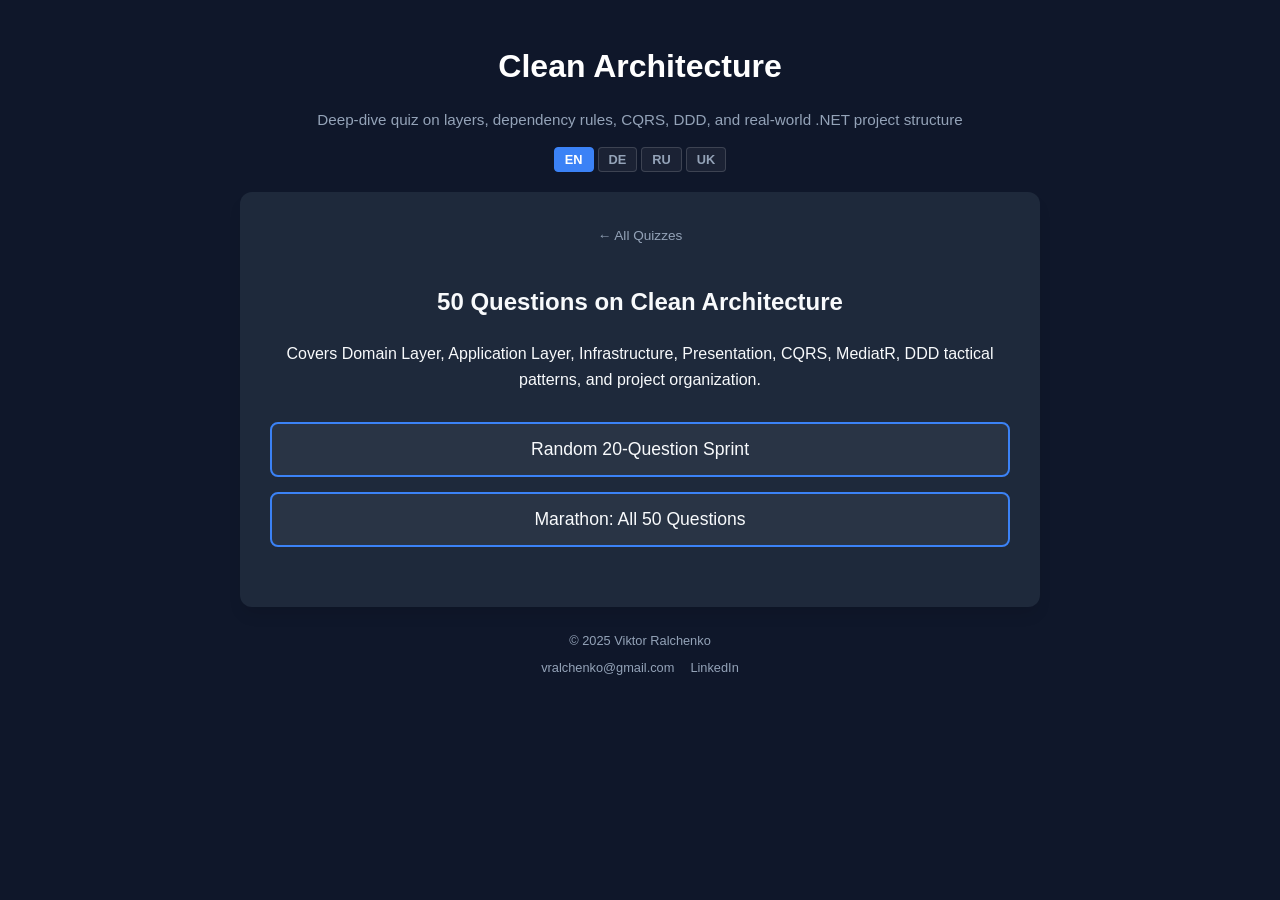
<file: clean-architecture.html>
<!DOCTYPE html>
<html lang="en">
<head>
    <meta charset="UTF-8">
    <meta name="viewport" content="width=device-width, initial-scale=1.0">
    <title>Clean Architecture — Interview Quiz</title>
    <link rel="stylesheet" href="style.css">
</head>
<body>
    <div class="container">
        <div class="header">
            <h1 id="quiz-title"></h1>
            <p id="quiz-subtitle"></p>
            <div class="lang-selector">
                <button class="lang-btn" data-lang="en" onclick="setLang('en')">EN</button>
                <button class="lang-btn" data-lang="de" onclick="setLang('de')">DE</button>
                <button class="lang-btn" data-lang="ru" onclick="setLang('ru')">RU</button>
                <button class="lang-btn" data-lang="uk" onclick="setLang('uk')">UK</button>
            </div>
        </div>
        <div class="card active" id="setup-card">
            <a class="back-link" href="index.html">&#8592; All Quizzes</a>
            <h2 id="setup-heading"></h2>
            <p id="setup-desc"></p>
            <div class="batch-controls">
                <button class="batch-btn" onclick="startQuiz(20)" id="btn-sprint"></button>
                <button class="batch-btn" onclick="startQuiz(50)" id="btn-marathon"></button>
            </div>
        </div>
        <div id="quiz-area" style="display: none;">
            <div class="nav-bar">
                <a class="nav-btn" href="index.html" id="nav-all">&#8592; </a>
                <button class="nav-btn" onclick="location.reload()" id="nav-restart">&#8635; </button>
            </div>
            <div class="score-display">
                <span id="q-counter"></span>
                <span id="score-tracker"></span>
            </div>
            <div class="progress-bar"><div class="progress-fill" id="progress"></div></div>
            <div id="quiz-container"></div>
        </div>
        <div class="card" id="results-card">
            <h2 id="results-heading"></h2>
            <div class="final-score" id="final-score-text"></div>
            <p id="feedback-text" style="font-size: 1.1rem; margin-bottom: 30px;"></p>
            <div style="display: flex; gap: 12px; justify-content: center; flex-wrap: wrap;">
                <a class="restart-btn show" href="index.html" style="text-decoration: none;" id="res-all"></a>
                <button class="restart-btn show" onclick="location.reload()" id="res-restart"></button>
            </div>
        </div>
    </div>

<script>
const ui = {
    en: { title: "Clean Architecture", subtitle: "Deep-dive quiz on layers, dependency rules, CQRS, DDD, and real-world .NET project structure", heading: "50 Questions on Clean Architecture", desc: "Covers Domain Layer, Application Layer, Infrastructure, Presentation, CQRS, MediatR, DDD tactical patterns, and project organization.", sprint: "Random 20-Question Sprint", marathon: "Marathon: All 50 Questions", allQuizzes: "\u2190 All Quizzes", restart: "\u21BB Restart", question: "Question", of: "of", score: "Score", explanation: "Explanation:", next: "Continue", complete: "Assessment Complete!", allBtn: "All Quizzes", restartBtn: "Restart Quiz", feedbackHigh: "Outstanding! You deeply understand Clean Architecture layering, dependency rules, and DDD patterns.", feedbackMid: "Good foundation! Revisit the Dependency Rule, CQRS separation, and how Infrastructure implements Application interfaces.", feedbackLow: "Keep studying! Focus on the Dependency Rule and why each layer exists. Read 'Clean Architecture' by Robert C. Martin." },
    de: { title: "Clean Architecture", subtitle: "Vertiefungsquiz zu Schichten, Dependency Rules, CQRS, DDD und realer .NET-Projektstruktur", heading: "50 Fragen zu Clean Architecture", desc: "Domain Layer, Application Layer, Infrastructure, Presentation, CQRS, MediatR, taktische DDD-Muster und Projektorganisation.", sprint: "Zufällige 20-Fragen-Runde", marathon: "Marathon: Alle 50 Fragen", allQuizzes: "\u2190 Alle Quizze", restart: "\u21BB Neustart", question: "Frage", of: "von", score: "Punkte", explanation: "Erklärung:", next: "Weiter", complete: "Bewertung abgeschlossen!", allBtn: "Alle Quizze", restartBtn: "Quiz neustarten", feedbackHigh: "Hervorragend! Du verstehst Clean Architecture Schichtung, Dependency Rules und DDD-Muster sehr gut.", feedbackMid: "Solide Grundlage! Wiederhole die Dependency Rule, CQRS-Trennung und wie Infrastructure die Application-Interfaces implementiert.", feedbackLow: "Weiter lernen! Konzentriere dich auf die Dependency Rule und warum jede Schicht existiert. Lies 'Clean Architecture' von Robert C. Martin." },
    ru: { title: "Clean Architecture", subtitle: "Углублённый квиз по слоям, правилам зависимостей, CQRS, DDD и структуре .NET-проектов", heading: "50 вопросов по Clean Architecture", desc: "Domain Layer, Application Layer, Infrastructure, Presentation, CQRS, MediatR, тактические паттерны DDD и организация проекта.", sprint: "Случайные 20 вопросов", marathon: "Марафон: все 50 вопросов", allQuizzes: "\u2190 Все квизы", restart: "\u21BB Заново", question: "Вопрос", of: "из", score: "Счёт", explanation: "Пояснение:", next: "Далее", complete: "Тест завершён!", allBtn: "Все квизы", restartBtn: "Начать заново", feedbackHigh: "Отлично! Вы глубоко понимаете слои Clean Architecture, правила зависимостей и паттерны DDD.", feedbackMid: "Хорошая база! Повторите Dependency Rule, разделение CQRS и то, как Infrastructure реализует интерфейсы Application.", feedbackLow: "Продолжайте учиться! Сосредоточьтесь на Dependency Rule и на том, зачем существует каждый слой. Прочитайте «Clean Architecture» Роберта Мартина." },
    uk: { title: "Clean Architecture", subtitle: "Поглиблений квіз по шарах, правилах залежностей, CQRS, DDD та структурі .NET-проєктів", heading: "50 питань з Clean Architecture", desc: "Domain Layer, Application Layer, Infrastructure, Presentation, CQRS, MediatR, тактичні патерни DDD та організація проєкту.", sprint: "Випадкові 20 питань", marathon: "Марафон: усі 50 питань", allQuizzes: "\u2190 Усі квізи", restart: "\u21BB Заново", question: "Питання", of: "з", score: "Рахунок", explanation: "Пояснення:", next: "Далі", complete: "Тест завершено!", allBtn: "Усі квізи", restartBtn: "Почати заново", feedbackHigh: "Чудово! Ви глибоко розумієте шари Clean Architecture, правила залежностей та патерни DDD.", feedbackMid: "Міцна основа! Повторіть Dependency Rule, розділення CQRS та те, як Infrastructure реалізує інтерфейси Application.", feedbackLow: "Продовжуйте вчитися! Зосередьтеся на Dependency Rule та на тому, навіщо існує кожен шар. Прочитайте «Clean Architecture» Роберта Мартіна." }
};

const allQuestions = [
// ===== DOMAIN LAYER =====
{ category: "Domain Layer", question: { en: "In Clean Architecture, what belongs in the Domain layer?", de: "Was gehört in Clean Architecture in den Domain Layer?", ru: "Что входит в Domain Layer в Clean Architecture?", uk: "Що входить до Domain Layer у Clean Architecture?" }, options: { en: ["Controllers and middleware.", "Entities, Value Objects, Domain Events, and business rule exceptions.", "EF Core DbContext and migrations.", "React components and API routes."], de: ["Controller und Middleware.", "Entities, Value Objects, Domain Events und Geschäftsregel-Exceptions.", "EF Core DbContext und Migrationen.", "React-Komponenten und API-Routen."], ru: ["Контроллеры и middleware.", "Entities, Value Objects, Domain Events и исключения бизнес-правил.", "EF Core DbContext и миграции.", "React-компоненты и API-маршруты."], uk: ["Контролери та middleware.", "Entities, Value Objects, Domain Events та винятки бізнес-правил.", "EF Core DbContext та міграції.", "React-компоненти та API-маршрути."] }, correctIndex: 1, explanation: { en: "The Domain layer is the innermost circle. It contains pure business logic with zero dependencies on frameworks, databases, or UI.", de: "Der Domain Layer ist der innerste Kreis. Er enthält reine Geschäftslogik ohne Abhängigkeiten von Frameworks, Datenbanken oder UI.", ru: "Domain Layer — это самый внутренний круг. Он содержит чистую бизнес-логику без зависимостей от фреймворков, баз данных или UI.", uk: "Domain Layer — це найвнутрішнє коло. Він містить чисту бізнес-логіку без залежностей від фреймворків, баз даних чи UI." } },
{ category: "Domain Layer", question: { en: "Why should the Domain layer have zero external dependencies?", de: "Warum sollte der Domain Layer keine externen Abhängigkeiten haben?", ru: "Почему Domain Layer не должен иметь внешних зависимостей?", uk: "Чому Domain Layer не повинен мати зовнішніх залежностей?" }, options: { en: ["To reduce NuGet package count.", "So business rules remain testable, portable, and immune to infrastructure changes (DB, framework, cloud provider).", "Because .NET doesn't allow references in class libraries.", "Domain layer classes are too small for dependencies."], de: ["Um die Anzahl der NuGet-Pakete zu reduzieren.", "Damit Geschäftsregeln testbar, portabel und immun gegen Infrastrukturänderungen bleiben (DB, Framework, Cloud-Anbieter).", "Weil .NET keine Referenzen in Klassenbibliotheken erlaubt.", "Domain-Layer-Klassen sind zu klein für Abhängigkeiten."], ru: ["Чтобы уменьшить количество NuGet-пакетов.", "Чтобы бизнес-правила оставались тестируемыми, портируемыми и независимыми от изменений инфраструктуры (БД, фреймворк, облачный провайдер).", "Потому что .NET не позволяет ссылки в библиотеках классов.", "Классы Domain Layer слишком малы для зависимостей."], uk: ["Щоб зменшити кількість NuGet-пакетів.", "Щоб бізнес-правила залишалися тестованими, портованими та незалежними від змін інфраструктури (БД, фреймворк, хмарний провайдер).", "Тому що .NET не дозволяє посилання в бібліотеках класів.", "Класи Domain Layer занадто малі для залежностей."] }, correctIndex: 1, explanation: { en: "If your domain logic depends on EF Core, changing to Dapper or a different DB requires rewriting business rules. Zero dependencies = maximum portability.", de: "Wenn die Domänenlogik von EF Core abhängt, erfordert ein Wechsel zu Dapper oder einer anderen DB das Umschreiben von Geschäftsregeln. Null Abhängigkeiten = maximale Portabilität.", ru: "Если доменная логика зависит от EF Core, переход на Dapper или другую БД потребует переписывания бизнес-правил. Ноль зависимостей = максимальная портируемость.", uk: "Якщо доменна логіка залежить від EF Core, перехід на Dapper або іншу БД потребує переписування бізнес-правил. Нуль залежностей = максимальна портованість." } },
{ category: "Domain Layer", question: { en: "What is a Value Object in DDD?", de: "Was ist ein Value Object in DDD?", ru: "Что такое Value Object в DDD?", uk: "Що таке Value Object у DDD?" }, options: { en: ["An object with a primary key in the database.", "An immutable object defined entirely by its attributes, with no identity (e.g., Money, Address, DateRange).", "A DTO used for API responses.", "A singleton service."], de: ["Ein Objekt mit einem Primärschlüssel in der Datenbank.", "Ein unveränderliches Objekt, das vollständig durch seine Attribute definiert ist, ohne Identität (z.B. Money, Address, DateRange).", "Ein DTO für API-Antworten.", "Ein Singleton-Service."], ru: ["Объект с первичным ключом в базе данных.", "Неизменяемый объект, полностью определяемый своими атрибутами, без идентичности (например, Money, Address, DateRange).", "DTO для API-ответов.", "Singleton-сервис."], uk: ["Об'єкт з первинним ключем у базі даних.", "Незмінний об'єкт, повністю визначений своїми атрибутами, без ідентичності (наприклад, Money, Address, DateRange).", "DTO для API-відповідей.", "Singleton-сервіс."] }, correctIndex: 1, explanation: { en: "Two Money objects with amount=100 and currency=USD are equal regardless of their memory reference. They have no Id — only their values matter.", de: "Zwei Money-Objekte mit amount=100 und currency=USD sind gleich, unabhängig von ihrer Speicherreferenz. Sie haben keine Id — nur ihre Werte zählen.", ru: "Два объекта Money с amount=100 и currency=USD равны независимо от ссылки в памяти. У них нет Id — важны только их значения.", uk: "Два об'єкти Money з amount=100 та currency=USD рівні незалежно від посилання в пам'яті. Вони не мають Id — важливі лише їхні значення." } },
{ category: "Domain Layer", question: { en: "What is the difference between an Entity and a Value Object?", de: "Was ist der Unterschied zwischen einer Entity und einem Value Object?", ru: "В чём разница между Entity и Value Object?", uk: "У чому різниця між Entity та Value Object?" }, options: { en: ["Entities are bigger than Value Objects.", "Entities have a unique identity that persists over time. Value Objects are defined solely by their attributes.", "Value Objects can't be stored in databases.", "Entities are always aggregate roots."], de: ["Entities sind grösser als Value Objects.", "Entities haben eine eindeutige Identität, die über die Zeit bestehen bleibt. Value Objects werden ausschliesslich durch ihre Attribute definiert.", "Value Objects können nicht in Datenbanken gespeichert werden.", "Entities sind immer Aggregate Roots."], ru: ["Entities больше, чем Value Objects.", "Entities имеют уникальную идентичность, сохраняющуюся во времени. Value Objects определяются исключительно своими атрибутами.", "Value Objects нельзя хранить в базах данных.", "Entities всегда являются Aggregate Roots."], uk: ["Entities більші за Value Objects.", "Entities мають унікальну ідентичність, що зберігається у часі. Value Objects визначаються виключно своїми атрибутами.", "Value Objects не можна зберігати в базах даних.", "Entities завжди є Aggregate Roots."] }, correctIndex: 1, explanation: { en: "A User entity with Id=42 is the same user even if their name changes. A Money(100, USD) value object has no identity — only its values define it.", de: "Eine User-Entity mit Id=42 ist derselbe Benutzer, auch wenn sich der Name ändert. Ein Money(100, USD) Value Object hat keine Identität — nur seine Werte definieren es.", ru: "Entity User с Id=42 — тот же пользователь, даже если имя изменилось. Value Object Money(100, USD) не имеет идентичности — его определяют только значения.", uk: "Entity User з Id=42 — той самий користувач, навіть якщо ім'я змінилося. Value Object Money(100, USD) не має ідентичності — його визначають лише значення." } },
{ category: "Domain Layer", question: { en: "What is an Aggregate Root?", de: "Was ist ein Aggregate Root?", ru: "Что такое Aggregate Root?", uk: "Що таке Aggregate Root?" }, options: { en: ["The root namespace of the Domain project.", "The single entry point entity that guards consistency boundaries for a cluster of related entities and value objects.", "The base class for all entities.", "The database table with the most rows."], de: ["Der Root-Namespace des Domain-Projekts.", "Die einzige Einstiegspunkt-Entity, die Konsistenzgrenzen für eine Gruppe verwandter Entities und Value Objects bewacht.", "Die Basisklasse für alle Entities.", "Die Datenbanktabelle mit den meisten Zeilen."], ru: ["Корневое пространство имён доменного проекта.", "Единственная точка входа — Entity, которая охраняет границы согласованности для группы связанных Entities и Value Objects.", "Базовый класс для всех Entities.", "Таблица базы данных с наибольшим количеством строк."], uk: ["Кореневий простір імен доменного проєкту.", "Єдина точка входу — Entity, яка охороняє межі узгодженості для групи пов'язаних Entities та Value Objects.", "Базовий клас для всіх Entities.", "Таблиця бази даних з найбільшою кількістю рядків."] }, correctIndex: 1, explanation: { en: "External code can only modify child entities through the Aggregate Root. E.g., Order is the root; OrderLines can only be added/removed via Order methods.", de: "Externer Code kann Kind-Entities nur über den Aggregate Root ändern. Z.B. ist Order der Root; OrderLines können nur über Order-Methoden hinzugefügt/entfernt werden.", ru: "Внешний код может изменять дочерние Entity только через Aggregate Root. Например, Order — корень; OrderLines можно добавлять/удалять только через методы Order.", uk: "Зовнішній код може змінювати дочірні Entity лише через Aggregate Root. Наприклад, Order — корінь; OrderLines можна додавати/видаляти лише через методи Order." } },
{ category: "Domain Layer", question: { en: "Why should Domain Entities encapsulate their invariants?", de: "Warum sollten Domain Entities ihre Invarianten kapseln?", ru: "Почему Domain Entities должны инкапсулировать свои инварианты?", uk: "Чому Domain Entities повинні інкапсулювати свої інваріанти?" }, options: { en: ["For better JSON serialization.", "To ensure business rules are enforced in one place, preventing invalid state regardless of how the entity is used.", "Because EF Core requires it.", "To reduce the number of unit tests."], de: ["Für bessere JSON-Serialisierung.", "Um sicherzustellen, dass Geschäftsregeln an einer Stelle durchgesetzt werden und ungültige Zustände verhindert werden, unabhängig davon, wie die Entity verwendet wird.", "Weil EF Core es erfordert.", "Um die Anzahl der Unit-Tests zu reduzieren."], ru: ["Для лучшей JSON-сериализации.", "Чтобы бизнес-правила применялись в одном месте, предотвращая недопустимое состояние независимо от того, как используется Entity.", "Потому что EF Core этого требует.", "Чтобы уменьшить количество юнит-тестов."], uk: ["Для кращої JSON-серіалізації.", "Щоб бізнес-правила застосовувалися в одному місці, запобігаючи недопустимому стану незалежно від того, як використовується Entity.", "Тому що EF Core цього вимагає.", "Щоб зменшити кількість юніт-тестів."] }, correctIndex: 1, explanation: { en: "If Order.AddItem() validates stock and calculates totals, no controller or service can bypass those rules. The entity protects its own consistency.", de: "Wenn Order.AddItem() Bestand prüft und Summen berechnet, kann kein Controller oder Service diese Regeln umgehen. Die Entity schützt ihre eigene Konsistenz.", ru: "Если Order.AddItem() проверяет наличие и рассчитывает итоги, ни один контроллер или сервис не может обойти эти правила. Entity защищает собственную согласованность.", uk: "Якщо Order.AddItem() перевіряє наявність і розраховує підсумки, жоден контролер чи сервіс не може обійти ці правила. Entity захищає власну узгодженість." } },
{ category: "Domain Layer", question: { en: "What are Domain Events?", de: "Was sind Domain Events?", ru: "Что такое Domain Events?", uk: "Що таке Domain Events?" }, options: { en: ["JavaScript browser events.", "Notifications that something meaningful happened in the domain (e.g., OrderPlaced, PaymentReceived) that other parts of the system can react to.", "EF Core change tracking events.", "Azure Event Grid messages."], de: ["JavaScript-Browser-Events.", "Benachrichtigungen, dass etwas Bedeutendes in der Domäne passiert ist (z.B. OrderPlaced, PaymentReceived), auf das andere Systemteile reagieren können.", "EF Core Change-Tracking-Events.", "Azure Event Grid-Nachrichten."], ru: ["JavaScript-события браузера.", "Уведомления о том, что в домене произошло что-то значимое (например, OrderPlaced, PaymentReceived), на что могут реагировать другие части системы.", "События отслеживания изменений EF Core.", "Сообщения Azure Event Grid."], uk: ["JavaScript-події браузера.", "Сповіщення про те, що в домені сталося щось значуще (наприклад, OrderPlaced, PaymentReceived), на що можуть реагувати інші частини системи.", "Події відстеження змін EF Core.", "Повідомлення Azure Event Grid."] }, correctIndex: 1, explanation: { en: "Domain Events decouple the domain from side effects. When OrderPlaced fires, handlers can send emails, update inventory, etc. — without the Order knowing.", de: "Domain Events entkoppeln die Domäne von Seiteneffekten. Wenn OrderPlaced ausgelöst wird, können Handler E-Mails senden, Bestand aktualisieren usw. — ohne dass die Order davon weiss.", ru: "Domain Events отделяют домен от побочных эффектов. Когда срабатывает OrderPlaced, обработчики могут отправлять письма, обновлять запасы и т.д. — без ведома Order.", uk: "Domain Events відокремлюють домен від побічних ефектів. Коли спрацьовує OrderPlaced, обробники можуть надсилати листи, оновлювати запаси тощо — без відома Order." } },
{ category: "Domain Layer", question: { en: "Should the Domain layer reference MediatR?", de: "Sollte der Domain Layer MediatR referenzieren?", ru: "Должен ли Domain Layer ссылаться на MediatR?", uk: "Чи повинен Domain Layer посилатися на MediatR?" }, options: { en: ["Yes — MediatR is essential for domain events.", "Ideally no. The Domain defines event interfaces/marker types. MediatR is an infrastructure concern wired in the Application or Infrastructure layer.", "MediatR must be in every layer.", "Only if using CQRS."], de: ["Ja — MediatR ist für Domain Events unverzichtbar.", "Idealerweise nein. Die Domäne definiert Event-Interfaces/Marker-Typen. MediatR ist ein Infrastruktur-Aspekt, der im Application oder Infrastructure Layer verdrahtet wird.", "MediatR muss in jeder Schicht sein.", "Nur bei Verwendung von CQRS."], ru: ["Да — MediatR необходим для Domain Events.", "В идеале нет. Домен определяет интерфейсы событий/маркерные типы. MediatR — это инфраструктурная забота, подключаемая в Application или Infrastructure Layer.", "MediatR должен быть в каждом слое.", "Только при использовании CQRS."], uk: ["Так — MediatR необхідний для Domain Events.", "В ідеалі ні. Домен визначає інтерфейси подій/маркерні типи. MediatR — це інфраструктурна турбота, що підключається в Application або Infrastructure Layer.", "MediatR повинен бути в кожному шарі.", "Лише при використанні CQRS."] }, correctIndex: 1, explanation: { en: "The Domain can define INotification markers. The actual dispatching via MediatR is wired outside the Domain to keep it framework-free.", de: "Die Domäne kann INotification-Marker definieren. Das eigentliche Dispatching über MediatR wird ausserhalb der Domäne verdrahtet, um sie Framework-frei zu halten.", ru: "Домен может определять маркеры INotification. Фактическая диспетчеризация через MediatR подключается вне домена, чтобы сохранить его свободным от фреймворков.", uk: "Домен може визначати маркери INotification. Фактична диспетчеризація через MediatR підключається поза доменом, щоб зберегти його вільним від фреймворків." } },
{ category: "Domain Layer", question: { en: "What is a Domain Service?", de: "Was ist ein Domain Service?", ru: "Что такое Domain Service?", uk: "Що таке Domain Service?" }, options: { en: ["An ASP.NET Core background service.", "A stateless service containing business logic that doesn't naturally belong to a single Entity or Value Object.", "A REST API service.", "A database migration service."], de: ["Ein ASP.NET Core Background Service.", "Ein zustandsloser Service mit Geschäftslogik, die nicht natürlich zu einer einzelnen Entity oder einem Value Object gehört.", "Ein REST-API-Service.", "Ein Datenbank-Migrations-Service."], ru: ["Фоновый сервис ASP.NET Core.", "Сервис без состояния, содержащий бизнес-логику, которая не принадлежит естественно одной Entity или Value Object.", "REST API-сервис.", "Сервис миграции базы данных."], uk: ["Фоновий сервіс ASP.NET Core.", "Сервіс без стану, що містить бізнес-логіку, яка не належить природно одній Entity або Value Object.", "REST API-сервіс.", "Сервіс міграції бази даних."] }, correctIndex: 1, explanation: { en: "E.g., TransferMoneyService that coordinates between two Account entities. The logic spans multiple aggregates and doesn't belong in either one.", de: "Z.B. TransferMoneyService, der zwischen zwei Account-Entities koordiniert. Die Logik erstreckt sich über mehrere Aggregates und gehört in keines davon.", ru: "Например, TransferMoneyService, координирующий две Entity Account. Логика охватывает несколько агрегатов и не принадлежит ни одному из них.", uk: "Наприклад, TransferMoneyService, що координує дві Entity Account. Логіка охоплює кілька агрегатів і не належить жодному з них." } },
{ category: "Domain Layer", question: { en: "How should domain validation errors be communicated?", de: "Wie sollten Domänen-Validierungsfehler kommuniziert werden?", ru: "Как должны сообщаться ошибки валидации домена?", uk: "Як повинні повідомлятися помилки валідації домену?" }, options: { en: ["Return HTTP 400 from the entity.", "Throw specific domain exceptions (e.g., InsufficientFundsException) or use a Result<T> pattern — never HTTP concepts.", "Log them and continue silently.", "Write them to the database error table."], de: ["HTTP 400 von der Entity zurückgeben.", "Spezifische Domain-Exceptions werfen (z.B. InsufficientFundsException) oder ein Result<T>-Muster verwenden — niemals HTTP-Konzepte.", "Sie protokollieren und stillschweigend fortfahren.", "Sie in die Datenbank-Fehlertabelle schreiben."], ru: ["Вернуть HTTP 400 из Entity.", "Выбрасывать специфические доменные исключения (например, InsufficientFundsException) или использовать паттерн Result<T> — никогда HTTP-концепции.", "Логировать и продолжать молча.", "Записывать в таблицу ошибок базы данных."], uk: ["Повернути HTTP 400 з Entity.", "Викидати специфічні доменні винятки (наприклад, InsufficientFundsException) або використовувати патерн Result<T> — ніколи HTTP-концепції.", "Логувати і продовжувати мовчки.", "Записувати в таблицю помилок бази даних."] }, correctIndex: 1, explanation: { en: "The Domain doesn't know about HTTP. It communicates failures through exceptions or Result types that the Application layer translates to HTTP responses.", de: "Die Domäne kennt HTTP nicht. Sie kommuniziert Fehler über Exceptions oder Result-Typen, die der Application Layer in HTTP-Antworten übersetzt.", ru: "Домен не знает о HTTP. Он сообщает об ошибках через исключения или типы Result, которые Application Layer переводит в HTTP-ответы.", uk: "Домен не знає про HTTP. Він повідомляє про помилки через винятки або типи Result, які Application Layer переводить у HTTP-відповіді." } },
// ===== APPLICATION LAYER =====
{ category: "Application Layer", question: { en: "What is the role of the Application layer in Clean Architecture?", de: "Welche Rolle spielt der Application Layer in Clean Architecture?", ru: "Какова роль Application Layer в Clean Architecture?", uk: "Яка роль Application Layer у Clean Architecture?" }, options: { en: ["To render HTML views.", "To orchestrate use cases — coordinate Domain entities, call repositories, and define application-specific business rules.", "To configure the database connection string.", "To define CSS styles for the frontend."], de: ["HTML-Views rendern.", "Use Cases orchestrieren — Domain Entities koordinieren, Repositories aufrufen und anwendungsspezifische Geschäftsregeln definieren.", "Den Datenbank-Connection-String konfigurieren.", "CSS-Stile für das Frontend definieren."], ru: ["Рендерить HTML-представления.", "Оркестрировать сценарии использования — координировать Domain Entities, вызывать репозитории и определять бизнес-правила приложения.", "Настраивать строку подключения к базе данных.", "Определять CSS-стили для фронтенда."], uk: ["Рендерити HTML-представлення.", "Оркеструвати сценарії використання — координувати Domain Entities, викликати репозиторії та визначати бізнес-правила застосунку.", "Налаштовувати рядок підключення до бази даних.", "Визначати CSS-стилі для фронтенду."] }, correctIndex: 1, explanation: { en: "The Application layer contains use case handlers (Commands/Queries). It orchestrates but delegates business logic to Domain entities.", de: "Der Application Layer enthält Use-Case-Handler (Commands/Queries). Er orchestriert, delegiert aber Geschäftslogik an Domain Entities.", ru: "Application Layer содержит обработчики сценариев (Commands/Queries). Он оркестрирует, но делегирует бизнес-логику Domain Entities.", uk: "Application Layer містить обробники сценаріїв (Commands/Queries). Він оркеструє, але делегує бізнес-логіку Domain Entities." } },
{ category: "Application Layer", question: { en: "What belongs in the Application layer?", de: "Was gehört in den Application Layer?", ru: "Что входит в Application Layer?", uk: "Що входить до Application Layer?" }, options: { en: ["EF Core DbContext.", "Use case handlers, DTOs, validation rules, interface definitions for repositories and external services.", "Controllers and Razor views.", "Docker configuration files."], de: ["EF Core DbContext.", "Use-Case-Handler, DTOs, Validierungsregeln, Interface-Definitionen für Repositories und externe Services.", "Controller und Razor Views.", "Docker-Konfigurationsdateien."], ru: ["EF Core DbContext.", "Обработчики сценариев, DTO, правила валидации, определения интерфейсов для репозиториев и внешних сервисов.", "Контроллеры и Razor-представления.", "Файлы конфигурации Docker."], uk: ["EF Core DbContext.", "Обробники сценаріїв, DTO, правила валідації, визначення інтерфейсів для репозиторіїв та зовнішніх сервісів.", "Контролери та Razor-представлення.", "Файли конфігурації Docker."] }, correctIndex: 1, explanation: { en: "The Application layer defines WHAT the system does (use cases) and WHAT it needs (interfaces), not HOW things are implemented.", de: "Der Application Layer definiert, WAS das System tut (Use Cases) und WAS es braucht (Interfaces), nicht WIE Dinge implementiert werden.", ru: "Application Layer определяет, ЧТО делает система (сценарии) и ЧТО ей нужно (интерфейсы), а не КАК вещи реализованы.", uk: "Application Layer визначає, ЩО робить система (сценарії) та ЩО їй потрібно (інтерфейси), а не ЯК речі реалізовані." } },
{ category: "Application Layer", question: { en: "Why does the Application layer define repository interfaces but not implement them?", de: "Warum definiert der Application Layer Repository-Interfaces, implementiert sie aber nicht?", ru: "Почему Application Layer определяет интерфейсы репозиториев, но не реализует их?", uk: "Чому Application Layer визначає інтерфейси репозиторіїв, але не реалізує їх?" }, options: { en: ["Because it's lazy.", "Dependency Inversion: the Application layer declares what it needs (IOrderRepository). Infrastructure provides the implementation (EfOrderRepository).", "Interfaces are only for testing.", "Because EF Core doesn't support interfaces."], de: ["Weil er faul ist.", "Dependency Inversion: Der Application Layer deklariert, was er braucht (IOrderRepository). Infrastructure liefert die Implementierung (EfOrderRepository).", "Interfaces sind nur zum Testen.", "Weil EF Core keine Interfaces unterstützt."], ru: ["Потому что он ленивый.", "Dependency Inversion: Application Layer объявляет, что ему нужно (IOrderRepository). Infrastructure предоставляет реализацию (EfOrderRepository).", "Интерфейсы только для тестирования.", "Потому что EF Core не поддерживает интерфейсы."], uk: ["Тому що він лінивий.", "Dependency Inversion: Application Layer оголошує, що йому потрібно (IOrderRepository). Infrastructure надає реалізацію (EfOrderRepository).", "Інтерфейси лише для тестування.", "Тому що EF Core не підтримує інтерфейси."] }, correctIndex: 1, explanation: { en: "This is DIP in action. The Application layer depends on abstractions it owns. Infrastructure depends on the Application layer, not the other way around.", de: "Das ist DIP in Aktion. Der Application Layer hängt von Abstraktionen ab, die er besitzt. Infrastructure hängt vom Application Layer ab, nicht umgekehrt.", ru: "Это DIP в действии. Application Layer зависит от абстракций, которыми владеет. Infrastructure зависит от Application Layer, а не наоборот.", uk: "Це DIP в дії. Application Layer залежить від абстракцій, якими володіє. Infrastructure залежить від Application Layer, а не навпаки." } },
{ category: "Application Layer", question: { en: "What is a Command in CQRS?", de: "Was ist ein Command in CQRS?", ru: "Что такое Command в CQRS?", uk: "Що таке Command у CQRS?" }, options: { en: ["A SQL INSERT statement.", "An object representing an intent to change state (e.g., CreateOrderCommand), handled by a CommandHandler.", "A CLI terminal command.", "A GET request to the API."], de: ["Ein SQL-INSERT-Statement.", "Ein Objekt, das eine Absicht zur Zustandsänderung darstellt (z.B. CreateOrderCommand), verarbeitet von einem CommandHandler.", "Ein CLI-Terminalbefehl.", "Ein GET-Request an die API."], ru: ["SQL-оператор INSERT.", "Объект, представляющий намерение изменить состояние (например, CreateOrderCommand), обрабатываемый CommandHandler.", "Команда CLI-терминала.", "GET-запрос к API."], uk: ["SQL-оператор INSERT.", "Об'єкт, що представляє намір змінити стан (наприклад, CreateOrderCommand), оброблюваний CommandHandler.", "Команда CLI-терміналу.", "GET-запит до API."] }, correctIndex: 1, explanation: { en: "Commands are imperative: 'Create this order.' They return void or a simple result. They modify state and trigger side effects.", de: "Commands sind imperativ: 'Erstelle diese Bestellung.' Sie geben void oder ein einfaches Ergebnis zurück. Sie ändern den Zustand und lösen Seiteneffekte aus.", ru: "Commands императивны: «Создай этот заказ». Они возвращают void или простой результат. Они изменяют состояние и вызывают побочные эффекты.", uk: "Commands імперативні: «Створи це замовлення». Вони повертають void або простий результат. Вони змінюють стан і викликають побічні ефекти." } },
{ category: "Application Layer", question: { en: "What is a Query in CQRS?", de: "Was ist eine Query in CQRS?", ru: "Что такое Query в CQRS?", uk: "Що таке Query у CQRS?" }, options: { en: ["A SQL SELECT statement.", "An object representing a request for data (e.g., GetOrderByIdQuery), handled by a QueryHandler. It never modifies state.", "An HTTP POST request.", "A domain event."], de: ["Ein SQL-SELECT-Statement.", "Ein Objekt, das eine Datenanfrage darstellt (z.B. GetOrderByIdQuery), verarbeitet von einem QueryHandler. Es ändert niemals den Zustand.", "Ein HTTP-POST-Request.", "Ein Domain Event."], ru: ["SQL-оператор SELECT.", "Объект, представляющий запрос данных (например, GetOrderByIdQuery), обрабатываемый QueryHandler. Он никогда не изменяет состояние.", "HTTP POST-запрос.", "Domain Event."], uk: ["SQL-оператор SELECT.", "Об'єкт, що представляє запит даних (наприклад, GetOrderByIdQuery), оброблюваний QueryHandler. Він ніколи не змінює стан.", "HTTP POST-запит.", "Domain Event."] }, correctIndex: 1, explanation: { en: "Queries are read-only. GetOrderByIdQuery returns OrderDto. The handler must not have side effects — no writes, no emails, no state changes.", de: "Queries sind schreibgeschützt. GetOrderByIdQuery gibt OrderDto zurück. Der Handler darf keine Seiteneffekte haben — keine Schreibvorgänge, keine E-Mails, keine Zustandsänderungen.", ru: "Queries доступны только для чтения. GetOrderByIdQuery возвращает OrderDto. Обработчик не должен иметь побочных эффектов — никаких записей, писем, изменений состояния.", uk: "Queries доступні лише для читання. GetOrderByIdQuery повертає OrderDto. Обробник не повинен мати побічних ефектів — жодних записів, листів, змін стану." } },
{ category: "Application Layer", question: { en: "Should Commands return data?", de: "Sollten Commands Daten zurückgeben?", ru: "Должны ли Commands возвращать данные?", uk: "Чи повинні Commands повертати дані?" }, options: { en: ["Always return the full entity.", "Ideally minimal — return the created entity's ID or a success/failure Result, not the full object.", "Never — commands must return void.", "Return the entire database state."], de: ["Immer die vollständige Entity zurückgeben.", "Idealerweise minimal — die ID der erstellten Entity oder ein Erfolgs-/Fehler-Result zurückgeben, nicht das vollständige Objekt.", "Niemals — Commands müssen void zurückgeben.", "Den gesamten Datenbankzustand zurückgeben."], ru: ["Всегда возвращать полную Entity.", "В идеале минимально — вернуть ID созданной Entity или Result успеха/неудачи, а не полный объект.", "Никогда — Commands должны возвращать void.", "Возвращать всё состояние базы данных."], uk: ["Завжди повертати повну Entity.", "В ідеалі мінімально — повернути ID створеної Entity або Result успіху/невдачі, а не повний об'єкт.", "Ніколи — Commands повинні повертати void.", "Повертати весь стан бази даних."] }, correctIndex: 1, explanation: { en: "Returning just the Id lets the client fetch the full object via a Query if needed. This keeps the write path simple and the read path optimized.", de: "Nur die Id zurückzugeben ermöglicht dem Client, das vollständige Objekt bei Bedarf über eine Query abzurufen. Das hält den Schreibpfad einfach und den Lesepfad optimiert.", ru: "Возврат только Id позволяет клиенту при необходимости получить полный объект через Query. Это сохраняет путь записи простым, а путь чтения оптимизированным.", uk: "Повернення лише Id дозволяє клієнту за потреби отримати повний об'єкт через Query. Це зберігає шлях запису простим, а шлях читання оптимізованим." } },
{ category: "Application Layer", question: { en: "What role does MediatR play in the Application layer?", de: "Welche Rolle spielt MediatR im Application Layer?", ru: "Какую роль играет MediatR в Application Layer?", uk: "Яку роль відіграє MediatR в Application Layer?" }, options: { en: ["It replaces Entity Framework.", "It dispatches Commands and Queries to their handlers, decoupling the sender (Controller) from the handler (Use Case).", "It's only used for logging.", "It manages database transactions."], de: ["Es ersetzt Entity Framework.", "Es dispatcht Commands und Queries an ihre Handler und entkoppelt den Sender (Controller) vom Handler (Use Case).", "Es wird nur für Logging verwendet.", "Es verwaltet Datenbanktransaktionen."], ru: ["Он заменяет Entity Framework.", "Он диспетчеризирует Commands и Queries к их обработчикам, отделяя отправителя (Controller) от обработчика (Use Case).", "Он используется только для логирования.", "Он управляет транзакциями базы данных."], uk: ["Він замінює Entity Framework.", "Він диспетчеризує Commands та Queries до їхніх обробників, відокремлюючи відправника (Controller) від обробника (Use Case).", "Він використовується лише для логування.", "Він керує транзакціями бази даних."] }, correctIndex: 1, explanation: { en: "The Controller sends a CreateOrderCommand via MediatR. MediatR finds and invokes the correct handler. The Controller doesn't know which class handles it.", de: "Der Controller sendet ein CreateOrderCommand über MediatR. MediatR findet und ruft den richtigen Handler auf. Der Controller weiss nicht, welche Klasse es verarbeitet.", ru: "Controller отправляет CreateOrderCommand через MediatR. MediatR находит и вызывает правильный обработчик. Controller не знает, какой класс обрабатывает запрос.", uk: "Controller надсилає CreateOrderCommand через MediatR. MediatR знаходить і викликає правильний обробник. Controller не знає, який клас обробляє запит." } },
{ category: "Application Layer", question: { en: "What is a Pipeline Behavior in MediatR?", de: "Was ist ein Pipeline Behavior in MediatR?", ru: "Что такое Pipeline Behavior в MediatR?", uk: "Що таке Pipeline Behavior в MediatR?" }, options: { en: ["A CSS animation.", "Cross-cutting middleware that wraps every Command/Query — used for validation, logging, transactions, and caching.", "A Git branching strategy.", "A CI/CD deployment stage."], de: ["Eine CSS-Animation.", "Querschnitts-Middleware, die jeden Command/Query umschliesst — für Validierung, Logging, Transaktionen und Caching.", "Eine Git-Branching-Strategie.", "Eine CI/CD-Deployment-Stufe."], ru: ["CSS-анимация.", "Сквозное middleware, оборачивающее каждый Command/Query — для валидации, логирования, транзакций и кэширования.", "Стратегия ветвления Git.", "Этап CI/CD-деплоя."], uk: ["CSS-анімація.", "Наскрізне middleware, що обгортає кожен Command/Query — для валідації, логування, транзакцій та кешування.", "Стратегія гілкування Git.", "Етап CI/CD-деплою."] }, correctIndex: 1, explanation: { en: "E.g., a ValidationBehavior runs FluentValidation before every handler. A TransactionBehavior wraps handlers in a DB transaction. AOP without magic.", de: "Z.B. führt ein ValidationBehavior FluentValidation vor jedem Handler aus. Ein TransactionBehavior umschliesst Handler in einer DB-Transaktion. AOP ohne Magie.", ru: "Например, ValidationBehavior запускает FluentValidation перед каждым обработчиком. TransactionBehavior оборачивает обработчики в транзакцию БД. AOP без магии.", uk: "Наприклад, ValidationBehavior запускає FluentValidation перед кожним обробником. TransactionBehavior обгортає обробники в транзакцію БД. AOP без магії." } },
{ category: "Application Layer", question: { en: "How should the Application layer handle mapping between Domain entities and DTOs?", de: "Wie sollte der Application Layer das Mapping zwischen Domain Entities und DTOs handhaben?", ru: "Как Application Layer должен обрабатывать маппинг между Domain Entities и DTO?", uk: "Як Application Layer повинен обробляти маппінг між Domain Entities та DTO?" }, options: { en: ["Entities should directly serialize to JSON.", "Use a mapping layer (AutoMapper, Mapster, or manual mapping) within the Application layer to translate between Domain models and DTOs.", "The database should return DTOs directly.", "The frontend should map entities itself."], de: ["Entities sollten direkt nach JSON serialisiert werden.", "Eine Mapping-Schicht (AutoMapper, Mapster oder manuelles Mapping) im Application Layer verwenden, um zwischen Domain-Modellen und DTOs zu übersetzen.", "Die Datenbank sollte DTOs direkt zurückgeben.", "Das Frontend sollte Entities selbst mappen."], ru: ["Entities должны напрямую сериализоваться в JSON.", "Использовать слой маппинга (AutoMapper, Mapster или ручной маппинг) в Application Layer для преобразования между Domain-моделями и DTO.", "База данных должна возвращать DTO напрямую.", "Фронтенд должен маппить Entity сам."], uk: ["Entities повинні напряму серіалізуватися в JSON.", "Використовувати шар маппінгу (AutoMapper, Mapster або ручний маппінг) в Application Layer для перетворення між Domain-моделями та DTO.", "База даних повинна повертати DTO напряму.", "Фронтенд повинен маппити Entity сам."] }, correctIndex: 1, explanation: { en: "Domain entities shouldn't be exposed to the outside world. The Application layer maps them to DTOs that hide internal structure and prevent over-posting.", de: "Domain Entities sollten nicht nach aussen exponiert werden. Der Application Layer mappt sie auf DTOs, die die interne Struktur verbergen und Over-Posting verhindern.", ru: "Domain Entities не должны быть доступны внешнему миру. Application Layer маппит их в DTO, скрывающие внутреннюю структуру и предотвращающие over-posting.", uk: "Domain Entities не повинні бути доступні зовнішньому світу. Application Layer маппить їх у DTO, що приховують внутрішню структуру та запобігають over-posting." } },
{ category: "Application Layer", question: { en: "Should the Application layer know about HTTP, controllers, or authentication?", de: "Sollte der Application Layer etwas über HTTP, Controller oder Authentifizierung wissen?", ru: "Должен ли Application Layer знать о HTTP, контроллерах или аутентификации?", uk: "Чи повинен Application Layer знати про HTTP, контролери або автентифікацію?" }, options: { en: ["Yes — it needs to check user roles.", "No — it receives plain Commands/Queries with user context passed as parameters. HTTP is a Presentation concern.", "Only for authentication.", "Only for authorization."], de: ["Ja — er muss Benutzerrollen prüfen.", "Nein — er empfängt einfache Commands/Queries mit Benutzerkontext als Parameter. HTTP ist ein Presentation-Aspekt.", "Nur für Authentifizierung.", "Nur für Autorisierung."], ru: ["Да — ему нужно проверять роли пользователей.", "Нет — он получает простые Commands/Queries с контекстом пользователя в параметрах. HTTP — забота Presentation.", "Только для аутентификации.", "Только для авторизации."], uk: ["Так — йому потрібно перевіряти ролі користувачів.", "Ні — він отримує прості Commands/Queries з контекстом користувача в параметрах. HTTP — турбота Presentation.", "Лише для автентифікації.", "Лише для авторизації."] }, correctIndex: 1, explanation: { en: "The Application layer is transport-agnostic. The same CreateOrderHandler works whether called from an API controller, a message queue consumer, or a CLI tool.", de: "Der Application Layer ist transportagnostisch. Derselbe CreateOrderHandler funktioniert, egal ob er von einem API-Controller, einem Message-Queue-Consumer oder einem CLI-Tool aufgerufen wird.", ru: "Application Layer не зависит от транспорта. Один и тот же CreateOrderHandler работает при вызове из API-контроллера, потребителя очереди сообщений или CLI-инструмента.", uk: "Application Layer не залежить від транспорту. Той самий CreateOrderHandler працює при виклику з API-контролера, споживача черги повідомлень або CLI-інструменту." } },
// ===== INFRASTRUCTURE LAYER =====
{ category: "Infrastructure", question: { en: "What belongs in the Infrastructure layer?", de: "Was gehört in den Infrastructure Layer?", ru: "Что входит в Infrastructure Layer?", uk: "Що входить до Infrastructure Layer?" }, options: { en: ["Business rules and domain entities.", "Concrete implementations: EF Core DbContext, repository implementations, email services, file storage, external API clients.", "Controllers and Razor views.", "Unit test projects."], de: ["Geschäftsregeln und Domain Entities.", "Konkrete Implementierungen: EF Core DbContext, Repository-Implementierungen, E-Mail-Services, Dateispeicher, externe API-Clients.", "Controller und Razor Views.", "Unit-Test-Projekte."], ru: ["Бизнес-правила и Domain Entities.", "Конкретные реализации: EF Core DbContext, реализации репозиториев, сервисы электронной почты, хранилище файлов, клиенты внешних API.", "Контроллеры и Razor-представления.", "Проекты юнит-тестов."], uk: ["Бізнес-правила та Domain Entities.", "Конкретні реалізації: EF Core DbContext, реалізації репозиторіїв, сервіси електронної пошти, сховище файлів, клієнти зовнішніх API.", "Контролери та Razor-представлення.", "Проєкти юніт-тестів."] }, correctIndex: 1, explanation: { en: "Infrastructure provides the HOW: how data is stored (EF Core), how emails are sent (SMTP), how files are stored (Azure Blob). It implements Application layer interfaces.", de: "Infrastructure liefert das WIE: wie Daten gespeichert werden (EF Core), wie E-Mails gesendet werden (SMTP), wie Dateien gespeichert werden (Azure Blob). Er implementiert Application-Layer-Interfaces.", ru: "Infrastructure обеспечивает КАК: как хранятся данные (EF Core), как отправляются письма (SMTP), как хранятся файлы (Azure Blob). Он реализует интерфейсы Application Layer.", uk: "Infrastructure забезпечує ЯК: як зберігаються дані (EF Core), як надсилаються листи (SMTP), як зберігаються файли (Azure Blob). Він реалізує інтерфейси Application Layer." } },
{ category: "Infrastructure", question: { en: "In Clean Architecture, which direction do dependencies point for Infrastructure?", de: "In welche Richtung zeigen die Abhängigkeiten für Infrastructure in Clean Architecture?", ru: "В каком направлении указывают зависимости для Infrastructure в Clean Architecture?", uk: "В якому напрямку вказують залежності для Infrastructure в Clean Architecture?" }, options: { en: ["Infrastructure depends on nothing.", "Infrastructure depends inward — it references Application and Domain layers, never the other way around.", "Domain depends on Infrastructure.", "All layers depend on Infrastructure."], de: ["Infrastructure hängt von nichts ab.", "Infrastructure hängt nach innen ab — es referenziert Application und Domain Layer, niemals umgekehrt.", "Domain hängt von Infrastructure ab.", "Alle Schichten hängen von Infrastructure ab."], ru: ["Infrastructure ни от чего не зависит.", "Infrastructure зависит внутрь — он ссылается на Application и Domain Layer, никогда наоборот.", "Domain зависит от Infrastructure.", "Все слои зависят от Infrastructure."], uk: ["Infrastructure ні від чого не залежить.", "Infrastructure залежить всередину — він посилається на Application та Domain Layer, ніколи навпаки.", "Domain залежить від Infrastructure.", "Усі шари залежать від Infrastructure."] }, correctIndex: 1, explanation: { en: "The Dependency Rule: outer layers depend on inner layers. Infrastructure (outer) implements interfaces defined in Application (inner).", de: "Die Dependency Rule: äussere Schichten hängen von inneren ab. Infrastructure (aussen) implementiert Interfaces, die im Application Layer (innen) definiert sind.", ru: "Dependency Rule: внешние слои зависят от внутренних. Infrastructure (внешний) реализует интерфейсы, определённые в Application (внутреннем).", uk: "Dependency Rule: зовнішні шари залежать від внутрішніх. Infrastructure (зовнішній) реалізує інтерфейси, визначені в Application (внутрішньому)." } },
{ category: "Infrastructure", question: { en: "Where should EF Core entity configurations (Fluent API) live?", de: "Wo sollten EF Core Entity-Konfigurationen (Fluent API) leben?", ru: "Где должны находиться конфигурации Entity в EF Core (Fluent API)?", uk: "Де повинні знаходитися конфігурації Entity в EF Core (Fluent API)?" }, options: { en: ["In the Domain layer next to entities.", "In the Infrastructure layer — they're persistence concerns, not business rules.", "In the Application layer.", "In the Presentation layer's Program.cs."], de: ["Im Domain Layer neben den Entities.", "Im Infrastructure Layer — sie sind Persistenz-Aspekte, keine Geschäftsregeln.", "Im Application Layer.", "In der Program.cs des Presentation Layers."], ru: ["В Domain Layer рядом с Entity.", "В Infrastructure Layer — это забота о персистентности, а не бизнес-правила.", "В Application Layer.", "В Program.cs слоя Presentation."], uk: ["У Domain Layer поряд з Entity.", "В Infrastructure Layer — це турбота про персистентність, а не бізнес-правила.", "В Application Layer.", "У Program.cs шару Presentation."] }, correctIndex: 1, explanation: { en: "How an entity maps to a database table (column names, indexes, relationships) is an infrastructure detail. The Domain entity shouldn't know about persistence.", de: "Wie eine Entity auf eine Datenbanktabelle abgebildet wird (Spaltennamen, Indizes, Beziehungen) ist ein Infrastrukturdetail. Die Domain Entity sollte nichts über Persistenz wissen.", ru: "Как Entity отображается на таблицу базы данных (имена столбцов, индексы, связи) — инфраструктурная деталь. Domain Entity не должна знать о персистентности.", uk: "Як Entity відображається на таблицю бази даних (назви стовпців, індекси, зв'язки) — інфраструктурна деталь. Domain Entity не повинна знати про персистентність." } },
{ category: "Infrastructure", question: { en: "How do you handle database migrations in Clean Architecture?", de: "Wie geht man mit Datenbankmigrationen in Clean Architecture um?", ru: "Как обрабатывать миграции базы данных в Clean Architecture?", uk: "Як обробляти міграції бази даних у Clean Architecture?" }, options: { en: ["Run them from the Domain project.", "Migrations are an Infrastructure concern. They live in the Infrastructure project and are applied during CI/CD, not at app startup.", "The Application layer generates migrations.", "Controllers trigger migrations on each request."], de: ["Sie vom Domain-Projekt aus ausführen.", "Migrationen sind ein Infrastructure-Aspekt. Sie leben im Infrastructure-Projekt und werden während CI/CD angewendet, nicht beim App-Start.", "Der Application Layer generiert Migrationen.", "Controller lösen Migrationen bei jedem Request aus."], ru: ["Запускать из доменного проекта.", "Миграции — забота Infrastructure. Они живут в проекте Infrastructure и применяются в CI/CD, а не при запуске приложения.", "Application Layer генерирует миграции.", "Контроллеры запускают миграции при каждом запросе."], uk: ["Запускати з доменного проєкту.", "Міграції — турбота Infrastructure. Вони живуть у проєкті Infrastructure і застосовуються під час CI/CD, а не при запуску застосунку.", "Application Layer генерує міграції.", "Контролери запускають міграції при кожному запиті."] }, correctIndex: 1, explanation: { en: "Migrations = persistence detail = Infrastructure. Running them at startup risks race conditions in multi-pod deployments. Apply them in the deployment pipeline.", de: "Migrationen = Persistenzdetail = Infrastructure. Sie beim Start auszuführen riskiert Race Conditions bei Multi-Pod-Deployments. Wende sie in der Deployment-Pipeline an.", ru: "Миграции = деталь персистентности = Infrastructure. Запуск при старте рискует вызвать race conditions в multi-pod деплоях. Применяйте их в пайплайне деплоя.", uk: "Міграції = деталь персистентності = Infrastructure. Запуск при старті ризикує викликати race conditions у multi-pod деплоях. Застосовуйте їх у пайплайні деплою." } },
{ category: "Infrastructure", question: { en: "Should Infrastructure layer services have business logic?", de: "Sollten Infrastructure-Layer-Services Geschäftslogik enthalten?", ru: "Должны ли сервисы Infrastructure Layer содержать бизнес-логику?", uk: "Чи повинні сервіси Infrastructure Layer містити бізнес-логіку?" }, options: { en: ["Yes — they're the most concrete layer.", "No — Infrastructure implements technical concerns only. Business logic stays in Domain and Application layers.", "Only validation logic.", "Only error handling logic."], de: ["Ja — sie sind die konkreteste Schicht.", "Nein — Infrastructure implementiert nur technische Belange. Geschäftslogik bleibt in Domain und Application Layers.", "Nur Validierungslogik.", "Nur Fehlerbehandlungslogik."], ru: ["Да — это самый конкретный слой.", "Нет — Infrastructure реализует только технические задачи. Бизнес-логика остаётся в Domain и Application Layers.", "Только логику валидации.", "Только логику обработки ошибок."], uk: ["Так — це найконкретніший шар.", "Ні — Infrastructure реалізує лише технічні задачі. Бізнес-логіка залишається в Domain та Application Layers.", "Лише логіку валідації.", "Лише логіку обробки помилок."] }, correctIndex: 1, explanation: { en: "A SendGridEmailService should know how to send emails via SendGrid API, not whether a user deserves a welcome email. That decision belongs in the Application/Domain.", de: "Ein SendGridEmailService sollte wissen, wie E-Mails über die SendGrid-API gesendet werden, nicht ob ein Benutzer eine Willkommens-E-Mail verdient. Diese Entscheidung gehört in Application/Domain.", ru: "SendGridEmailService должен знать, как отправлять письма через SendGrid API, а не заслуживает ли пользователь приветственного письма. Это решение принадлежит Application/Domain.", uk: "SendGridEmailService повинен знати, як надсилати листи через SendGrid API, а не чи заслуговує користувач на вітальний лист. Це рішення належить Application/Domain." } },
{ category: "Infrastructure", question: { en: "How do you test Infrastructure layer code?", de: "Wie testet man Infrastructure-Layer-Code?", ru: "Как тестировать код Infrastructure Layer?", uk: "Як тестувати код Infrastructure Layer?" }, options: { en: ["You don't — it's untestable.", "Integration tests with real or in-memory databases, TestContainers, or WireMock for external APIs.", "Only unit tests with mocks.", "Manual testing in production."], de: ["Gar nicht — es ist untestbar.", "Integrationstests mit realen oder In-Memory-Datenbanken, TestContainers oder WireMock für externe APIs.", "Nur Unit-Tests mit Mocks.", "Manuelles Testen in Produktion."], ru: ["Никак — он нетестируемый.", "Интеграционные тесты с реальными или in-memory базами данных, TestContainers или WireMock для внешних API.", "Только юнит-тесты с моками.", "Ручное тестирование в продакшене."], uk: ["Ніяк — він нетестований.", "Інтеграційні тести з реальними або in-memory базами даних, TestContainers або WireMock для зовнішніх API.", "Лише юніт-тести з моками.", "Ручне тестування в продакшені."] }, correctIndex: 1, explanation: { en: "Infrastructure code talks to real systems. Integration tests with TestContainers (real Postgres in Docker) or WebApplicationFactory are the right approach.", de: "Infrastructure-Code kommuniziert mit realen Systemen. Integrationstests mit TestContainers (echtes Postgres in Docker) oder WebApplicationFactory sind der richtige Ansatz.", ru: "Код Infrastructure взаимодействует с реальными системами. Интеграционные тесты с TestContainers (настоящий Postgres в Docker) или WebApplicationFactory — правильный подход.", uk: "Код Infrastructure взаємодіє з реальними системами. Інтеграційні тести з TestContainers (справжній Postgres у Docker) або WebApplicationFactory — правильний підхід." } },
{ category: "Infrastructure", question: { en: "What is the Repository pattern's role in Infrastructure?", de: "Welche Rolle spielt das Repository-Pattern in Infrastructure?", ru: "Какова роль паттерна Repository в Infrastructure?", uk: "Яка роль патерну Repository в Infrastructure?" }, options: { en: ["Repositories define business rules.", "Repositories encapsulate data access logic, providing a collection-like interface to the Application layer while hiding persistence details.", "Repositories replace the need for a database.", "Repositories are only for testing."], de: ["Repositories definieren Geschäftsregeln.", "Repositories kapseln Datenzugriffslogik, bieten dem Application Layer eine sammlungsähnliche Schnittstelle und verbergen Persistenzdetails.", "Repositories ersetzen die Notwendigkeit einer Datenbank.", "Repositories sind nur zum Testen."], ru: ["Репозитории определяют бизнес-правила.", "Репозитории инкапсулируют логику доступа к данным, предоставляя Application Layer интерфейс, подобный коллекции, и скрывая детали персистентности.", "Репозитории заменяют необходимость в базе данных.", "Репозитории только для тестирования."], uk: ["Репозиторії визначають бізнес-правила.", "Репозиторії інкапсулюють логіку доступу до даних, надаючи Application Layer інтерфейс, подібний до колекції, та приховуючи деталі персистентності.", "Репозиторії замінюють потребу в базі даних.", "Репозиторії лише для тестування."] }, correctIndex: 1, explanation: { en: "IOrderRepository.GetByIdAsync(id) is defined in Application. EfOrderRepository in Infrastructure implements it using DbContext, hiding EF Core from use cases.", de: "IOrderRepository.GetByIdAsync(id) ist im Application Layer definiert. EfOrderRepository in Infrastructure implementiert es mit DbContext und verbirgt EF Core vor Use Cases.", ru: "IOrderRepository.GetByIdAsync(id) определён в Application. EfOrderRepository в Infrastructure реализует его с помощью DbContext, скрывая EF Core от сценариев использования.", uk: "IOrderRepository.GetByIdAsync(id) визначений в Application. EfOrderRepository в Infrastructure реалізує його за допомогою DbContext, приховуючи EF Core від сценаріїв використання." } },
{ category: "Infrastructure", question: { en: "How should external API integrations be structured in Clean Architecture?", de: "Wie sollten externe API-Integrationen in Clean Architecture strukturiert werden?", ru: "Как структурировать интеграции с внешними API в Clean Architecture?", uk: "Як структурувати інтеграції із зовнішніми API в Clean Architecture?" }, options: { en: ["Call external APIs directly from controllers.", "Define an interface in Application (e.g., IPaymentGateway), implement it in Infrastructure (e.g., StripePaymentGateway).", "Put all API calls in the Domain layer.", "Use a single HttpClient for all APIs."], de: ["Externe APIs direkt von Controllern aufrufen.", "Ein Interface im Application Layer definieren (z.B. IPaymentGateway), im Infrastructure Layer implementieren (z.B. StripePaymentGateway).", "Alle API-Aufrufe in den Domain Layer legen.", "Einen einzigen HttpClient für alle APIs verwenden."], ru: ["Вызывать внешние API прямо из контроллеров.", "Определить интерфейс в Application (например, IPaymentGateway), реализовать в Infrastructure (например, StripePaymentGateway).", "Разместить все API-вызовы в Domain Layer.", "Использовать один HttpClient для всех API."], uk: ["Викликати зовнішні API прямо з контролерів.", "Визначити інтерфейс в Application (наприклад, IPaymentGateway), реалізувати в Infrastructure (наприклад, StripePaymentGateway).", "Розмістити всі API-виклики в Domain Layer.", "Використовувати один HttpClient для всіх API."] }, correctIndex: 1, explanation: { en: "The Application layer defines what it needs (IPaymentGateway.ChargeAsync). Infrastructure handles the HTTP details of calling Stripe. Swapping to PayPal = new implementation.", de: "Der Application Layer definiert, was er braucht (IPaymentGateway.ChargeAsync). Infrastructure handhabt die HTTP-Details des Stripe-Aufrufs. Wechsel zu PayPal = neue Implementierung.", ru: "Application Layer определяет, что ему нужно (IPaymentGateway.ChargeAsync). Infrastructure обрабатывает HTTP-детали вызова Stripe. Переход на PayPal = новая реализация.", uk: "Application Layer визначає, що йому потрібно (IPaymentGateway.ChargeAsync). Infrastructure обробляє HTTP-деталі виклику Stripe. Перехід на PayPal = нова реалізація." } },
{ category: "Infrastructure", question: { en: "Where does caching implementation belong?", de: "Wohin gehört die Caching-Implementierung?", ru: "Где должна находиться реализация кэширования?", uk: "Де повинна знаходитися реалізація кешування?" }, options: { en: ["Domain layer.", "Infrastructure layer — caching is a technical optimization. The Application layer may define an ICacheService interface.", "Presentation layer.", "In the database stored procedures."], de: ["Domain Layer.", "Infrastructure Layer — Caching ist eine technische Optimierung. Der Application Layer kann ein ICacheService-Interface definieren.", "Presentation Layer.", "In den gespeicherten Datenbankprozeduren."], ru: ["Domain Layer.", "Infrastructure Layer — кэширование является технической оптимизацией. Application Layer может определить интерфейс ICacheService.", "Presentation Layer.", "В хранимых процедурах базы данных."], uk: ["Domain Layer.", "Infrastructure Layer — кешування є технічною оптимізацією. Application Layer може визначити інтерфейс ICacheService.", "Presentation Layer.", "У збережених процедурах бази даних."] }, correctIndex: 1, explanation: { en: "Redis/MemoryCache usage is an infrastructure detail. The Application layer might use ICacheService without knowing if it's Redis, Memcached, or in-memory.", de: "Redis/MemoryCache-Nutzung ist ein Infrastrukturdetail. Der Application Layer könnte ICacheService verwenden, ohne zu wissen, ob es Redis, Memcached oder In-Memory ist.", ru: "Использование Redis/MemoryCache — инфраструктурная деталь. Application Layer может использовать ICacheService, не зная, Redis это, Memcached или in-memory.", uk: "Використання Redis/MemoryCache — інфраструктурна деталь. Application Layer може використовувати ICacheService, не знаючи, Redis це, Memcached чи in-memory." } },
{ category: "Infrastructure", question: { en: "How do you register Infrastructure services in ASP.NET Core DI?", de: "Wie registriert man Infrastructure-Services in ASP.NET Core DI?", ru: "Как зарегистрировать сервисы Infrastructure в ASP.NET Core DI?", uk: "Як зареєструвати сервіси Infrastructure в ASP.NET Core DI?" }, options: { en: ["Directly in each controller.", "Create an AddInfrastructure() extension method in the Infrastructure project, called from Program.cs.", "The Domain layer registers them.", "Services auto-register via reflection."], de: ["Direkt in jedem Controller.", "Eine AddInfrastructure()-Erweiterungsmethode im Infrastructure-Projekt erstellen, aufgerufen aus Program.cs.", "Der Domain Layer registriert sie.", "Services registrieren sich automatisch über Reflection."], ru: ["Напрямую в каждом контроллере.", "Создать метод расширения AddInfrastructure() в проекте Infrastructure, вызываемый из Program.cs.", "Domain Layer регистрирует их.", "Сервисы авторегистрируются через рефлексию."], uk: ["Напряму в кожному контролері.", "Створити метод розширення AddInfrastructure() в проєкті Infrastructure, що викликається з Program.cs.", "Domain Layer реєструє їх.", "Сервіси авторегіструються через рефлексію."] }, correctIndex: 1, explanation: { en: "Infrastructure exposes a clean extension method (services.AddInfrastructure(config)) that wires up DbContext, repositories, and external services.", de: "Infrastructure exponiert eine saubere Erweiterungsmethode (services.AddInfrastructure(config)), die DbContext, Repositories und externe Services verdrahtet.", ru: "Infrastructure предоставляет чистый метод расширения (services.AddInfrastructure(config)), подключающий DbContext, репозитории и внешние сервисы.", uk: "Infrastructure надає чистий метод розширення (services.AddInfrastructure(config)), що підключає DbContext, репозиторії та зовнішні сервіси." } },
// ===== PRESENTATION LAYER =====
{ category: "Presentation", question: { en: "What is the Presentation layer's role in Clean Architecture?", de: "Welche Rolle spielt der Presentation Layer in Clean Architecture?", ru: "Какова роль Presentation Layer в Clean Architecture?", uk: "Яка роль Presentation Layer у Clean Architecture?" }, options: { en: ["It contains the core business logic.", "It handles HTTP concerns: controllers, request/response mapping, authentication middleware, and API documentation.", "It manages database connections.", "It defines domain entities."], de: ["Er enthält die Kern-Geschäftslogik.", "Er behandelt HTTP-Belange: Controller, Request/Response-Mapping, Authentifizierungs-Middleware und API-Dokumentation.", "Er verwaltet Datenbankverbindungen.", "Er definiert Domain Entities."], ru: ["Он содержит основную бизнес-логику.", "Он обрабатывает HTTP-задачи: контроллеры, маппинг запросов/ответов, middleware аутентификации и документацию API.", "Он управляет подключениями к базе данных.", "Он определяет Domain Entities."], uk: ["Він містить основну бізнес-логіку.", "Він обробляє HTTP-задачі: контролери, маппінг запитів/відповідей, middleware автентифікації та документацію API.", "Він керує підключеннями до бази даних.", "Він визначає Domain Entities."] }, correctIndex: 1, explanation: { en: "The Presentation layer adapts the Application layer to a specific delivery mechanism (REST API, GraphQL, gRPC, CLI). It's the outermost circle.", de: "Der Presentation Layer adaptiert den Application Layer an einen spezifischen Auslieferungsmechanismus (REST API, GraphQL, gRPC, CLI). Er ist der äusserste Kreis.", ru: "Presentation Layer адаптирует Application Layer к конкретному механизму доставки (REST API, GraphQL, gRPC, CLI). Это самый внешний круг.", uk: "Presentation Layer адаптує Application Layer до конкретного механізму доставки (REST API, GraphQL, gRPC, CLI). Це найзовнішніше коло." } },
{ category: "Presentation", question: { en: "Should controllers contain business logic?", de: "Sollten Controller Geschäftslogik enthalten?", ru: "Должны ли контроллеры содержать бизнес-логику?", uk: "Чи повинні контролери містити бізнес-логіку?" }, options: { en: ["Yes — controllers are the brain of the application.", "No — controllers should be thin. They receive requests, dispatch Commands/Queries, and return responses.", "Only validation logic.", "Only error handling."], de: ["Ja — Controller sind das Gehirn der Anwendung.", "Nein — Controller sollten dünn sein. Sie empfangen Requests, dispatchen Commands/Queries und geben Responses zurück.", "Nur Validierungslogik.", "Nur Fehlerbehandlung."], ru: ["Да — контроллеры — это мозг приложения.", "Нет — контроллеры должны быть тонкими. Они принимают запросы, отправляют Commands/Queries и возвращают ответы.", "Только логику валидации.", "Только обработку ошибок."], uk: ["Так — контролери — це мозок застосунку.", "Ні — контролери повинні бути тонкими. Вони приймають запити, відправляють Commands/Queries і повертають відповіді.", "Лише логіку валідації.", "Лише обробку помилок."] }, correctIndex: 1, explanation: { en: "A thin controller: parse request -> send Command/Query via MediatR -> map result to HTTP response. That's it. All logic lives in handlers.", de: "Ein dünner Controller: Request parsen -> Command/Query über MediatR senden -> Ergebnis auf HTTP-Response mappen. Das ist alles. Alle Logik lebt in Handlern.", ru: "Тонкий контроллер: разобрать запрос -> отправить Command/Query через MediatR -> преобразовать результат в HTTP-ответ. Вот и всё. Вся логика живёт в обработчиках.", uk: "Тонкий контролер: розібрати запит -> надіслати Command/Query через MediatR -> перетворити результат у HTTP-відповідь. Ось і все. Вся логіка живе в обробниках." } },
{ category: "Presentation", question: { en: "How should API controllers handle validation errors from the Application layer?", de: "Wie sollten API-Controller Validierungsfehler vom Application Layer behandeln?", ru: "Как API-контроллеры должны обрабатывать ошибки валидации от Application Layer?", uk: "Як API-контролери повинні обробляти помилки валідації від Application Layer?" }, options: { en: ["Catch all exceptions and return 500.", "Map domain/application exceptions to appropriate HTTP status codes (400 for validation, 404 for not found, 409 for conflicts).", "Let exceptions bubble up unhandled.", "Return 200 with an error message in the body."], de: ["Alle Exceptions abfangen und 500 zurückgeben.", "Domain/Application-Exceptions auf passende HTTP-Statuscodes abbilden (400 für Validierung, 404 für nicht gefunden, 409 für Konflikte).", "Exceptions unbehandelt durchlassen.", "200 mit einer Fehlermeldung im Body zurückgeben."], ru: ["Перехватывать все исключения и возвращать 500.", "Маппить доменные/прикладные исключения на соответствующие HTTP-коды (400 для валидации, 404 для не найдено, 409 для конфликтов).", "Позволить исключениям всплывать необработанными.", "Возвращать 200 с сообщением об ошибке в теле."], uk: ["Перехоплювати всі винятки і повертати 500.", "Маппити доменні/прикладні винятки на відповідні HTTP-коди (400 для валідації, 404 для не знайдено, 409 для конфліктів).", "Дозволити виняткам спливати необробленими.", "Повертати 200 з повідомленням про помилку в тілі."] }, correctIndex: 1, explanation: { en: "A global exception handler middleware or ProblemDetails maps ValidationException -> 400, NotFoundException -> 404, etc.", de: "Eine globale Exception-Handler-Middleware oder ProblemDetails mappt ValidationException -> 400, NotFoundException -> 404 usw.", ru: "Глобальный middleware обработки исключений или ProblemDetails маппит ValidationException -> 400, NotFoundException -> 404 и т.д.", uk: "Глобальний middleware обробки винятків або ProblemDetails маппить ValidationException -> 400, NotFoundException -> 404 тощо." } },
{ category: "Presentation", question: { en: "What is the benefit of using Minimal APIs vs Controllers in Clean Architecture?", de: "Was ist der Vorteil von Minimal APIs gegenüber Controllern in Clean Architecture?", ru: "В чём преимущество Minimal APIs перед контроллерами в Clean Architecture?", uk: "У чому перевага Minimal APIs перед контролерами в Clean Architecture?" }, options: { en: ["Minimal APIs are always better.", "Both work. With CQRS/MediatR, endpoints are already thin, so Minimal APIs reduce boilerplate while Controllers provide more structure.", "Controllers are deprecated in .NET 8.", "Minimal APIs can't use dependency injection."], de: ["Minimal APIs sind immer besser.", "Beide funktionieren. Mit CQRS/MediatR sind Endpoints bereits dünn, sodass Minimal APIs Boilerplate reduzieren, während Controller mehr Struktur bieten.", "Controller sind in .NET 8 veraltet.", "Minimal APIs können keine Dependency Injection verwenden."], ru: ["Minimal APIs всегда лучше.", "Оба подхода работают. С CQRS/MediatR эндпоинты уже тонкие, поэтому Minimal APIs уменьшают шаблонный код, а контроллеры дают больше структуры.", "Контроллеры устарели в .NET 8.", "Minimal APIs не могут использовать dependency injection."], uk: ["Minimal APIs завжди кращі.", "Обидва підходи працюють. З CQRS/MediatR ендпоінти вже тонкі, тому Minimal APIs зменшують шаблонний код, а контролери дають більше структури.", "Контролери застаріли в .NET 8.", "Minimal APIs не можуть використовувати dependency injection."] }, correctIndex: 1, explanation: { en: "When handlers contain all logic, endpoints just dispatch. Minimal APIs shine here: app.MapPost('/orders', (cmd, mediator) => mediator.Send(cmd)).", de: "Wenn Handler alle Logik enthalten, dispatchen Endpoints nur. Minimal APIs glänzen hier: app.MapPost('/orders', (cmd, mediator) => mediator.Send(cmd)).", ru: "Когда обработчики содержат всю логику, эндпоинты просто диспетчеризируют. Minimal APIs блистают здесь: app.MapPost('/orders', (cmd, mediator) => mediator.Send(cmd)).", uk: "Коли обробники містять всю логіку, ендпоінти просто диспетчеризують. Minimal APIs блискають тут: app.MapPost('/orders', (cmd, mediator) => mediator.Send(cmd))." } },
{ category: "Presentation", question: { en: "Should the Presentation layer reference the Domain layer directly?", de: "Sollte der Presentation Layer direkt auf den Domain Layer verweisen?", ru: "Должен ли Presentation Layer напрямую ссылаться на Domain Layer?", uk: "Чи повинен Presentation Layer напряму посилатися на Domain Layer?" }, options: { en: ["Yes — it needs to return domain entities as JSON.", "Minimally. It should primarily work with Application layer DTOs. Direct domain entity exposure leaks internal structure.", "Never under any circumstances.", "Only for reading, never for writing."], de: ["Ja — er muss Domain Entities als JSON zurückgeben.", "Minimal. Er sollte hauptsächlich mit Application-Layer-DTOs arbeiten. Direkte Domain-Entity-Exponierung legt die interne Struktur offen.", "Niemals unter keinen Umständen.", "Nur zum Lesen, nie zum Schreiben."], ru: ["Да — ему нужно возвращать Domain Entities как JSON.", "Минимально. Он должен работать преимущественно с DTO Application Layer. Прямое раскрытие Domain Entity выдаёт внутреннюю структуру.", "Никогда ни при каких обстоятельствах.", "Только для чтения, никогда для записи."], uk: ["Так — йому потрібно повертати Domain Entities як JSON.", "Мінімально. Він повинен працювати переважно з DTO Application Layer. Пряме розкриття Domain Entity виставляє внутрішню структуру.", "Ніколи за жодних обставин.", "Лише для читання, ніколи для запису."] }, correctIndex: 1, explanation: { en: "The Presentation layer sends Commands/Queries to the Application layer and receives DTOs back. Exposing Domain entities couples the API contract to internal models.", de: "Der Presentation Layer sendet Commands/Queries an den Application Layer und erhält DTOs zurück. Die Exponierung von Domain Entities koppelt den API-Vertrag an interne Modelle.", ru: "Presentation Layer отправляет Commands/Queries в Application Layer и получает DTO обратно. Раскрытие Domain Entities связывает API-контракт с внутренними моделями.", uk: "Presentation Layer надсилає Commands/Queries до Application Layer і отримує DTO назад. Розкриття Domain Entities зв'язує API-контракт із внутрішніми моделями." } },
// ===== CQRS & PATTERNS =====
{ category: "CQRS", question: { en: "What is the main benefit of separating Commands and Queries?", de: "Was ist der Hauptvorteil der Trennung von Commands und Queries?", ru: "В чём главное преимущество разделения Commands и Queries?", uk: "У чому головна перевага розділення Commands та Queries?" }, options: { en: ["It doubles the number of classes.", "Read and write models can be independently optimized, scaled, and maintained.", "It's required by Entity Framework.", "Queries are faster than commands."], de: ["Es verdoppelt die Anzahl der Klassen.", "Lese- und Schreibmodelle können unabhängig optimiert, skaliert und gewartet werden.", "Es wird von Entity Framework verlangt.", "Queries sind schneller als Commands."], ru: ["Это удваивает количество классов.", "Модели чтения и записи можно независимо оптимизировать, масштабировать и поддерживать.", "Это требование Entity Framework.", "Queries быстрее, чем Commands."], uk: ["Це подвоює кількість класів.", "Моделі читання та запису можна незалежно оптимізувати, масштабувати та підтримувати.", "Це вимога Entity Framework.", "Queries швидші за Commands."] }, correctIndex: 1, explanation: { en: "Reads might use Dapper with denormalized views for speed. Writes might use rich domain models with validation. Separate concerns = independent optimization.", de: "Lesen könnte Dapper mit denormalisierten Views für Geschwindigkeit verwenden. Schreiben könnte reiche Domain-Modelle mit Validierung verwenden. Getrennte Belange = unabhängige Optimierung.", ru: "Чтение может использовать Dapper с денормализованными представлениями для скорости. Запись может использовать богатые доменные модели с валидацией. Разделение забот = независимая оптимизация.", uk: "Читання може використовувати Dapper з денормалізованими представленнями для швидкості. Запис може використовувати багаті доменні моделі з валідацією. Розділення турбот = незалежна оптимізація." } },
{ category: "CQRS", question: { en: "Do you always need separate read and write databases for CQRS?", de: "Braucht man für CQRS immer getrennte Lese- und Schreibdatenbanken?", ru: "Всегда ли нужны отдельные базы данных для чтения и записи при CQRS?", uk: "Чи завжди потрібні окремі бази даних для читання та запису при CQRS?" }, options: { en: ["Yes — CQRS requires two databases.", "No — CQRS is about separating the code paths. You can use one database with different query strategies for reads vs writes.", "Only with Event Sourcing.", "Only in microservices."], de: ["Ja — CQRS erfordert zwei Datenbanken.", "Nein — CQRS geht um die Trennung der Code-Pfade. Man kann eine Datenbank mit verschiedenen Abfragestrategien für Lesen und Schreiben verwenden.", "Nur mit Event Sourcing.", "Nur in Microservices."], ru: ["Да — CQRS требует две базы данных.", "Нет — CQRS — это разделение путей кода. Можно использовать одну базу данных с разными стратегиями запросов для чтения и записи.", "Только с Event Sourcing.", "Только в микросервисах."], uk: ["Так — CQRS вимагає дві бази даних.", "Ні — CQRS — це розділення шляхів коду. Можна використовувати одну базу даних з різними стратегіями запитів для читання та запису.", "Лише з Event Sourcing.", "Лише в мікросервісах."] }, correctIndex: 1, explanation: { en: "CQRS at its simplest means different classes for reading and writing. Separate databases are an optional optimization for extreme scale.", de: "CQRS in seiner einfachsten Form bedeutet verschiedene Klassen für Lesen und Schreiben. Getrennte Datenbanken sind eine optionale Optimierung für extreme Skalierung.", ru: "CQRS в простейшем виде означает разные классы для чтения и записи. Отдельные базы данных — необязательная оптимизация для экстремального масштаба.", uk: "CQRS у найпростішому вигляді означає різні класи для читання та запису. Окремі бази даних — необов'язкова оптимізація для екстремального масштабу." } },
{ category: "CQRS", question: { en: "How does CQRS relate to Event Sourcing?", de: "Wie hängt CQRS mit Event Sourcing zusammen?", ru: "Как CQRS соотносится с Event Sourcing?", uk: "Як CQRS співвідноситься з Event Sourcing?" }, options: { en: ["They're the same thing.", "They're complementary but independent. CQRS separates reads/writes. Event Sourcing stores state as events. They often pair well together.", "Event Sourcing replaces CQRS.", "CQRS requires Event Sourcing."], de: ["Sie sind dasselbe.", "Sie sind komplementär, aber unabhängig. CQRS trennt Lesen/Schreiben. Event Sourcing speichert Zustand als Events. Sie passen oft gut zusammen.", "Event Sourcing ersetzt CQRS.", "CQRS erfordert Event Sourcing."], ru: ["Это одно и то же.", "Они взаимодополняющие, но независимые. CQRS разделяет чтение/запись. Event Sourcing хранит состояние как события. Они часто хорошо сочетаются.", "Event Sourcing заменяет CQRS.", "CQRS требует Event Sourcing."], uk: ["Це одне й те саме.", "Вони взаємодоповнюючі, але незалежні. CQRS розділяє читання/запис. Event Sourcing зберігає стан як події. Вони часто добре поєднуються.", "Event Sourcing замінює CQRS.", "CQRS вимагає Event Sourcing."] }, correctIndex: 1, explanation: { en: "Event Sourcing makes the write model append-only events. CQRS provides a separate read model (projection) built from those events for fast querying.", de: "Event Sourcing macht das Schreibmodell zu Append-Only-Events. CQRS bietet ein separates Lesemodell (Projektion), das aus diesen Events für schnelle Abfragen aufgebaut wird.", ru: "Event Sourcing делает модель записи append-only событиями. CQRS предоставляет отдельную модель чтения (проекцию), построенную из этих событий для быстрых запросов.", uk: "Event Sourcing робить модель запису append-only подіями. CQRS надає окрему модель читання (проєкцію), побудовану з цих подій для швидких запитів." } },
{ category: "CQRS", question: { en: "What is eventual consistency in the context of CQRS with separate databases?", de: "Was ist Eventual Consistency im Kontext von CQRS mit getrennten Datenbanken?", ru: "Что такое eventual consistency в контексте CQRS с отдельными базами данных?", uk: "Що таке eventual consistency в контексті CQRS з окремими базами даних?" }, options: { en: ["Data is always consistent.", "After a write, the read model may be briefly out of date until the projection is updated, which is acceptable in many scenarios.", "The system is never consistent.", "Eventual consistency means data loss."], de: ["Daten sind immer konsistent.", "Nach einem Schreibvorgang kann das Lesemodell kurzzeitig veraltet sein, bis die Projektion aktualisiert wird, was in vielen Szenarien akzeptabel ist.", "Das System ist nie konsistent.", "Eventual Consistency bedeutet Datenverlust."], ru: ["Данные всегда согласованы.", "После записи модель чтения может кратковременно устареть, пока проекция не обновится, что допустимо во многих сценариях.", "Система никогда не согласована.", "Eventual Consistency означает потерю данных."], uk: ["Дані завжди узгоджені.", "Після запису модель читання може короткочасно застаріти, поки проєкція не оновиться, що допустимо в багатьох сценаріях.", "Система ніколи не узгоджена.", "Eventual Consistency означає втрату даних."] }, correctIndex: 1, explanation: { en: "When a command updates the write DB, an event updates the read DB asynchronously. There's a small window where reads show stale data — often milliseconds.", de: "Wenn ein Command die Schreib-DB aktualisiert, aktualisiert ein Event die Lese-DB asynchron. Es gibt ein kleines Zeitfenster mit veralteten Daten — oft Millisekunden.", ru: "Когда Command обновляет БД записи, событие обновляет БД чтения асинхронно. Есть небольшое окно с устаревшими данными — часто миллисекунды.", uk: "Коли Command оновлює БД запису, подія оновлює БД читання асинхронно. Є невелике вікно з застарілими даними — часто мілісекунди." } },
{ category: "DDD", question: { en: "What is a Bounded Context?", de: "Was ist ein Bounded Context?", ru: "Что такое Bounded Context?", uk: "Що таке Bounded Context?" }, options: { en: ["A database schema boundary.", "A logical boundary where a particular domain model applies. Different contexts may have different meanings for the same term.", "A C# namespace.", "A Docker container boundary."], de: ["Eine Datenbankschema-Grenze.", "Eine logische Grenze, in der ein bestimmtes Domänenmodell gilt. Verschiedene Kontexte können unterschiedliche Bedeutungen für denselben Begriff haben.", "Ein C#-Namespace.", "Eine Docker-Container-Grenze."], ru: ["Граница схемы базы данных.", "Логическая граница, где применяется определённая доменная модель. Разные контексты могут иметь разные значения одного и того же термина.", "Пространство имён C#.", "Граница Docker-контейнера."], uk: ["Межа схеми бази даних.", "Логічна межа, де застосовується певна доменна модель. Різні контексти можуть мати різні значення одного й того ж терміну.", "Простір імен C#.", "Межа Docker-контейнера."] }, correctIndex: 1, explanation: { en: "'Customer' in Sales context has orders and payment info. 'Customer' in Shipping context has addresses and delivery preferences. Same word, different models.", de: "'Kunde' im Sales-Kontext hat Bestellungen und Zahlungsinformationen. 'Kunde' im Shipping-Kontext hat Adressen und Lieferpräferenzen. Gleiches Wort, verschiedene Modelle.", ru: "«Customer» в контексте Sales имеет заказы и платёжную информацию. «Customer» в контексте Shipping имеет адреса и предпочтения доставки. Одно слово, разные модели.", uk: "«Customer» в контексті Sales має замовлення та платіжну інформацію. «Customer» в контексті Shipping має адреси та уподобання доставки. Одне слово, різні моделі." } },
{ category: "DDD", question: { en: "How do Bounded Contexts communicate in Clean Architecture?", de: "Wie kommunizieren Bounded Contexts in Clean Architecture?", ru: "Как Bounded Contexts взаимодействуют в Clean Architecture?", uk: "Як Bounded Contexts взаємодіють у Clean Architecture?" }, options: { en: ["Direct database sharing.", "Through well-defined contracts: domain events, message queues, or anti-corruption layers that translate between contexts.", "Shared entity classes.", "By referencing each other's DbContexts."], de: ["Direkter Datenbankzugriff.", "Über klar definierte Verträge: Domain Events, Message Queues oder Anti-Corruption Layer, die zwischen Kontexten übersetzen.", "Gemeinsame Entity-Klassen.", "Durch Referenzierung der DbContexts des anderen."], ru: ["Прямое разделение базы данных.", "Через чётко определённые контракты: Domain Events, очереди сообщений или Anti-Corruption Layer, переводящие между контекстами.", "Общие классы Entity.", "Через ссылки на DbContext друг друга."], uk: ["Пряме розділення бази даних.", "Через чітко визначені контракти: Domain Events, черги повідомлень або Anti-Corruption Layer, що перекладають між контекстами.", "Спільні класи Entity.", "Через посилання на DbContext один одного."] }, correctIndex: 1, explanation: { en: "An Anti-Corruption Layer translates between contexts. OrderPlaced event in Sales context becomes IncomingShipmentRequest in Shipping context.", de: "Ein Anti-Corruption Layer übersetzt zwischen Kontexten. OrderPlaced-Event im Sales-Kontext wird zu IncomingShipmentRequest im Shipping-Kontext.", ru: "Anti-Corruption Layer переводит между контекстами. Событие OrderPlaced в контексте Sales становится IncomingShipmentRequest в контексте Shipping.", uk: "Anti-Corruption Layer перекладає між контекстами. Подія OrderPlaced в контексті Sales стає IncomingShipmentRequest в контексті Shipping." } },
{ category: "DDD", question: { en: "What is an Anti-Corruption Layer?", de: "Was ist ein Anti-Corruption Layer?", ru: "Что такое Anti-Corruption Layer?", uk: "Що таке Anti-Corruption Layer?" }, options: { en: ["A firewall configuration.", "A translation layer that prevents one bounded context's model from leaking into another, preserving each context's purity.", "A middleware that blocks SQL injection.", "An ORM mapping layer."], de: ["Eine Firewall-Konfiguration.", "Eine Übersetzungsschicht, die verhindert, dass das Modell eines Bounded Context in einen anderen einfliesst, und die Reinheit jedes Kontexts bewahrt.", "Eine Middleware, die SQL Injection blockiert.", "Eine ORM-Mapping-Schicht."], ru: ["Конфигурация файрвола.", "Слой трансляции, предотвращающий утечку модели одного Bounded Context в другой, сохраняя чистоту каждого контекста.", "Middleware, блокирующее SQL-инъекции.", "Слой ORM-маппинга."], uk: ["Конфігурація файрвола.", "Шар трансляції, що запобігає витіканню моделі одного Bounded Context в інший, зберігаючи чистоту кожного контексту.", "Middleware, що блокує SQL-ін'єкції.", "Шар ORM-маппінгу."] }, correctIndex: 1, explanation: { en: "When integrating with a legacy system, the ACL translates legacy data models into your clean domain models, preventing corruption of your domain.", de: "Bei der Integration mit einem Legacy-System übersetzt der ACL Legacy-Datenmodelle in saubere Domain-Modelle und verhindert die Korruption der Domäne.", ru: "При интеграции с legacy-системой ACL переводит legacy-модели данных в ваши чистые доменные модели, предотвращая повреждение домена.", uk: "При інтеграції з legacy-системою ACL перекладає legacy-моделі даних у ваші чисті доменні моделі, запобігаючи пошкодженню домену." } },
// ===== PROJECT STRUCTURE & TESTING =====
{ category: "Project Structure", question: { en: "What is the typical .NET solution structure for Clean Architecture?", de: "Wie sieht die typische .NET-Lösungsstruktur für Clean Architecture aus?", ru: "Какова типичная структура .NET-решения для Clean Architecture?", uk: "Яка типова структура .NET-рішення для Clean Architecture?" }, options: { en: ["One big project with folders.", "Separate projects: Domain, Application, Infrastructure, Presentation (API), plus test projects.", "Just Controllers and Models folders.", "Microservices in separate repositories."], de: ["Ein grosses Projekt mit Ordnern.", "Separate Projekte: Domain, Application, Infrastructure, Presentation (API), plus Testprojekte.", "Nur Controller- und Models-Ordner.", "Microservices in separaten Repositories."], ru: ["Один большой проект с папками.", "Отдельные проекты: Domain, Application, Infrastructure, Presentation (API), плюс тестовые проекты.", "Просто папки Controllers и Models.", "Микросервисы в отдельных репозиториях."], uk: ["Один великий проєкт з папками.", "Окремі проєкти: Domain, Application, Infrastructure, Presentation (API), плюс тестові проєкти.", "Просто папки Controllers та Models.", "Мікросервіси в окремих репозиторіях."] }, correctIndex: 1, explanation: { en: "Separate projects enforce dependency rules at compile time. Domain.csproj has no project references. Application references only Domain. Infrastructure references Application.", de: "Separate Projekte erzwingen Dependency Rules zur Kompilierzeit. Domain.csproj hat keine Projektreferenzen. Application referenziert nur Domain. Infrastructure referenziert Application.", ru: "Отдельные проекты обеспечивают правила зависимостей на этапе компиляции. Domain.csproj не имеет ссылок на проекты. Application ссылается только на Domain. Infrastructure ссылается на Application.", uk: "Окремі проєкти забезпечують правила залежностей на етапі компіляції. Domain.csproj не має посилань на проєкти. Application посилається лише на Domain. Infrastructure посилається на Application." } },
{ category: "Project Structure", question: { en: "Why use separate .csproj files for each layer?", de: "Warum separate .csproj-Dateien für jede Schicht verwenden?", ru: "Зачем использовать отдельные файлы .csproj для каждого слоя?", uk: "Навіщо використовувати окремі файли .csproj для кожного шару?" }, options: { en: ["To increase build time.", "The compiler enforces dependency rules: if Domain.csproj doesn't reference Infrastructure.csproj, no developer can accidentally violate the dependency rule.", "It's a Microsoft requirement.", "For NuGet package management only."], de: ["Um die Build-Zeit zu erhöhen.", "Der Compiler erzwingt Dependency Rules: Wenn Domain.csproj Infrastructure.csproj nicht referenziert, kann kein Entwickler versehentlich die Dependency Rule verletzen.", "Es ist eine Microsoft-Anforderung.", "Nur für NuGet-Paketverwaltung."], ru: ["Чтобы увеличить время сборки.", "Компилятор обеспечивает правила зависимостей: если Domain.csproj не ссылается на Infrastructure.csproj, ни один разработчик не может случайно нарушить правило зависимостей.", "Это требование Microsoft.", "Только для управления NuGet-пакетами."], uk: ["Щоб збільшити час збірки.", "Компілятор забезпечує правила залежностей: якщо Domain.csproj не посилається на Infrastructure.csproj, жоден розробник не може випадково порушити правило залежностей.", "Це вимога Microsoft.", "Лише для управління NuGet-пакетами."] }, correctIndex: 1, explanation: { en: "Project references are one-directional. This turns architectural rules into compiler errors — the strongest form of enforcement.", de: "Projektreferenzen sind unidirektional. Dies macht architektonische Regeln zu Kompilierfehlern — die stärkste Form der Durchsetzung.", ru: "Ссылки проектов однонаправлены. Это превращает архитектурные правила в ошибки компиляции — самая строгая форма обеспечения.", uk: "Посилання проєктів однонаправлені. Це перетворює архітектурні правила на помилки компіляції — найстрогіша форма забезпечення." } },
{ category: "Testing", question: { en: "How do you unit test the Application layer?", de: "Wie führt man Unit-Tests für den Application Layer durch?", ru: "Как проводить юнит-тестирование Application Layer?", uk: "Як проводити юніт-тестування Application Layer?" }, options: { en: ["You don't — only test controllers.", "Mock the repository interfaces and external service interfaces, then test CommandHandlers and QueryHandlers in isolation.", "Use Selenium browser tests.", "Only integration tests are valid."], de: ["Gar nicht — nur Controller testen.", "Repository-Interfaces und externe Service-Interfaces mocken, dann CommandHandlers und QueryHandlers isoliert testen.", "Selenium-Browser-Tests verwenden.", "Nur Integrationstests sind gültig."], ru: ["Никак — тестируйте только контроллеры.", "Мокировать интерфейсы репозиториев и внешних сервисов, затем тестировать CommandHandlers и QueryHandlers изолированно.", "Использовать Selenium-тесты в браузере.", "Только интеграционные тесты валидны."], uk: ["Ніяк — тестуйте лише контролери.", "Мокувати інтерфейси репозиторіїв та зовнішніх сервісів, потім тестувати CommandHandlers та QueryHandlers ізольовано.", "Використовувати Selenium-тести у браузері.", "Лише інтеграційні тести валідні."] }, correctIndex: 1, explanation: { en: "Because the Application layer depends on interfaces (DIP), you mock them. Test: given this command and these mocked dependencies, verify the expected behavior.", de: "Da der Application Layer von Interfaces abhängt (DIP), mockt man diese. Test: Bei diesem Command und diesen gemockten Abhängigkeiten das erwartete Verhalten verifizieren.", ru: "Поскольку Application Layer зависит от интерфейсов (DIP), их мокируют. Тест: при данной команде и данных замоканных зависимостях проверить ожидаемое поведение.", uk: "Оскільки Application Layer залежить від інтерфейсів (DIP), їх мокують. Тест: при даній команді та даних замоканих залежностях перевірити очікувану поведінку." } },
{ category: "Testing", question: { en: "How do you test Domain layer entities?", de: "Wie testet man Domain-Layer-Entities?", ru: "Как тестировать Entity в Domain Layer?", uk: "Як тестувати Entity в Domain Layer?" }, options: { en: ["With integration tests against the database.", "Pure unit tests with no mocks needed — domain entities have no external dependencies.", "With Postman API tests.", "Domain entities don't need testing."], de: ["Mit Integrationstests gegen die Datenbank.", "Reine Unit-Tests ohne Mocks — Domain Entities haben keine externen Abhängigkeiten.", "Mit Postman-API-Tests.", "Domain Entities müssen nicht getestet werden."], ru: ["Интеграционными тестами с базой данных.", "Чистые юнит-тесты без моков — Domain Entities не имеют внешних зависимостей.", "Postman API-тестами.", "Domain Entities не нуждаются в тестировании."], uk: ["Інтеграційними тестами з базою даних.", "Чисті юніт-тести без моків — Domain Entities не мають зовнішніх залежностей.", "Postman API-тестами.", "Domain Entities не потребують тестування."] }, correctIndex: 1, explanation: { en: "Domain entities are pure C# with zero dependencies. Test them directly: new Order() -> order.AddItem(item) -> Assert.Equal(expectedTotal, order.Total).", de: "Domain Entities sind reines C# ohne Abhängigkeiten. Direkt testen: new Order() -> order.AddItem(item) -> Assert.Equal(expectedTotal, order.Total).", ru: "Domain Entities — чистый C# без зависимостей. Тестируйте напрямую: new Order() -> order.AddItem(item) -> Assert.Equal(expectedTotal, order.Total).", uk: "Domain Entities — чистий C# без залежностей. Тестуйте напряму: new Order() -> order.AddItem(item) -> Assert.Equal(expectedTotal, order.Total)." } },
{ category: "Testing", question: { en: "What is the Testing Pyramid in Clean Architecture?", de: "Was ist die Testpyramide in Clean Architecture?", ru: "Что такое Пирамида тестирования в Clean Architecture?", uk: "Що таке Піраміда тестування у Clean Architecture?" }, options: { en: ["A pyramid-shaped test file.", "Many fast unit tests (Domain + Application), fewer integration tests (Infrastructure), and very few end-to-end tests (full API).", "Equal numbers of all test types.", "Only integration tests matter."], de: ["Eine pyramidenförmige Testdatei.", "Viele schnelle Unit-Tests (Domain + Application), weniger Integrationstests (Infrastructure) und sehr wenige End-to-End-Tests (vollständige API).", "Gleiche Anzahl aller Testtypen.", "Nur Integrationstests sind wichtig."], ru: ["Файл теста в форме пирамиды.", "Много быстрых юнит-тестов (Domain + Application), меньше интеграционных тестов (Infrastructure) и очень мало end-to-end-тестов (полный API).", "Одинаковое количество всех типов тестов.", "Важны только интеграционные тесты."], uk: ["Файл тесту у формі піраміди.", "Багато швидких юніт-тестів (Domain + Application), менше інтеграційних тестів (Infrastructure) і дуже мало end-to-end-тестів (повний API).", "Однакова кількість усіх типів тестів.", "Важливі лише інтеграційні тести."] }, correctIndex: 1, explanation: { en: "Unit tests are fast and catch logic errors. Integration tests verify infrastructure works. E2E tests verify the full flow. More units, fewer E2E.", de: "Unit-Tests sind schnell und finden Logikfehler. Integrationstests verifizieren, dass die Infrastruktur funktioniert. E2E-Tests prüfen den vollständigen Ablauf. Mehr Units, weniger E2E.", ru: "Юнит-тесты быстры и ловят ошибки логики. Интеграционные тесты проверяют работу инфраструктуры. E2E-тесты проверяют полный поток. Больше юнитов, меньше E2E.", uk: "Юніт-тести швидкі та ловлять помилки логіки. Інтеграційні тести перевіряють роботу інфраструктури. E2E-тести перевіряють повний потік. Більше юнітів, менше E2E." } },
// ===== ADVANCED TOPICS =====
{ category: "Advanced", question: { en: "What is the Specification pattern and how does it relate to Clean Architecture?", de: "Was ist das Specification-Pattern und wie hängt es mit Clean Architecture zusammen?", ru: "Что такое паттерн Specification и как он связан с Clean Architecture?", uk: "Що таке патерн Specification і як він пов'язаний з Clean Architecture?" }, options: { en: ["It's a documentation standard.", "A pattern where business query rules are encapsulated in the Domain layer as reusable Specification objects, keeping query logic out of repositories.", "It's another name for the Repository pattern.", "It defines API specifications like OpenAPI."], de: ["Es ist ein Dokumentationsstandard.", "Ein Pattern, bei dem geschäftliche Abfrageregeln als wiederverwendbare Specification-Objekte im Domain Layer gekapselt werden, wodurch Abfragelogik aus Repositories herausgehalten wird.", "Es ist ein anderer Name für das Repository-Pattern.", "Es definiert API-Spezifikationen wie OpenAPI."], ru: ["Это стандарт документации.", "Паттерн, где бизнес-правила запросов инкапсулируются в Domain Layer как переиспользуемые Specification-объекты, сохраняя логику запросов вне репозиториев.", "Другое название паттерна Repository.", "Он определяет спецификации API, такие как OpenAPI."], uk: ["Це стандарт документації.", "Патерн, де бізнес-правила запитів інкапсулюються в Domain Layer як перевикористовувані Specification-об'єкти, зберігаючи логіку запитів поза репозиторіями.", "Інша назва патерну Repository.", "Він визначає специфікації API, такі як OpenAPI."] }, correctIndex: 1, explanation: { en: "Instead of repository.GetActiveOrdersForCustomer(id), you pass a specification: repository.List(new ActiveOrdersForCustomerSpec(id)). The rule lives in the Domain.", de: "Anstatt repository.GetActiveOrdersForCustomer(id) übergibt man eine Specification: repository.List(new ActiveOrdersForCustomerSpec(id)). Die Regel lebt in der Domäne.", ru: "Вместо repository.GetActiveOrdersForCustomer(id) передаётся спецификация: repository.List(new ActiveOrdersForCustomerSpec(id)). Правило живёт в домене.", uk: "Замість repository.GetActiveOrdersForCustomer(id) передається специфікація: repository.List(new ActiveOrdersForCustomerSpec(id)). Правило живе в домені." } },
{ category: "Advanced", question: { en: "How does Clean Architecture handle cross-cutting concerns like logging?", de: "Wie geht Clean Architecture mit querschnittlichen Belangen wie Logging um?", ru: "Как Clean Architecture обрабатывает сквозные задачи, такие как логирование?", uk: "Як Clean Architecture обробляє наскрізні задачі, такі як логування?" }, options: { en: ["Add logging to every method manually.", "Use decorators, middleware, or MediatR pipeline behaviors to add logging transparently without polluting business logic.", "Logging violates Clean Architecture.", "Only log in the Infrastructure layer."], de: ["Logging manuell zu jeder Methode hinzufügen.", "Decorators, Middleware oder MediatR Pipeline Behaviors verwenden, um Logging transparent hinzuzufügen, ohne Geschäftslogik zu verschmutzen.", "Logging verletzt Clean Architecture.", "Nur im Infrastructure Layer loggen."], ru: ["Добавлять логирование в каждый метод вручную.", "Использовать декораторы, middleware или MediatR Pipeline Behaviors для прозрачного добавления логирования без загрязнения бизнес-логики.", "Логирование нарушает Clean Architecture.", "Логировать только в Infrastructure Layer."], uk: ["Додавати логування до кожного методу вручну.", "Використовувати декоратори, middleware або MediatR Pipeline Behaviors для прозорого додавання логування без забруднення бізнес-логіки.", "Логування порушує Clean Architecture.", "Логувати лише в Infrastructure Layer."] }, correctIndex: 1, explanation: { en: "A LoggingBehavior<TRequest, TResponse> in MediatR logs every command/query automatically. Business code never calls ILogger directly.", de: "Ein LoggingBehavior<TRequest, TResponse> in MediatR loggt jeden Command/Query automatisch. Geschäftscode ruft niemals ILogger direkt auf.", ru: "LoggingBehavior<TRequest, TResponse> в MediatR автоматически логирует каждый Command/Query. Бизнес-код никогда не вызывает ILogger напрямую.", uk: "LoggingBehavior<TRequest, TResponse> в MediatR автоматично логує кожен Command/Query. Бізнес-код ніколи не викликає ILogger напряму." } },
{ category: "Advanced", question: { en: "What is the Outbox pattern?", de: "Was ist das Outbox-Pattern?", ru: "Что такое паттерн Outbox?", uk: "Що таке патерн Outbox?" }, options: { en: ["A pattern for email delivery.", "A pattern ensuring domain events and database changes are atomically consistent — events are stored in an outbox table within the same transaction.", "A UI component pattern.", "A Git branching strategy."], de: ["Ein Pattern für E-Mail-Zustellung.", "Ein Pattern, das sicherstellt, dass Domain Events und Datenbankänderungen atomar konsistent sind — Events werden in einer Outbox-Tabelle innerhalb derselben Transaktion gespeichert.", "Ein UI-Komponenten-Pattern.", "Eine Git-Branching-Strategie."], ru: ["Паттерн доставки электронной почты.", "Паттерн, обеспечивающий атомарную согласованность Domain Events и изменений базы данных — события сохраняются в таблице outbox в той же транзакции.", "Паттерн UI-компонентов.", "Стратегия ветвления Git."], uk: ["Патерн доставки електронної пошти.", "Патерн, що забезпечує атомарну узгодженість Domain Events та змін бази даних — події зберігаються в таблиці outbox у тій самій транзакції.", "Патерн UI-компонентів.", "Стратегія гілкування Git."] }, correctIndex: 1, explanation: { en: "Without Outbox: save order + publish event. If publish fails, the order exists but no event fires. With Outbox: both are in one DB transaction; a background job dispatches events.", de: "Ohne Outbox: Bestellung speichern + Event publizieren. Wenn das Publizieren fehlschlägt, existiert die Bestellung, aber kein Event wird ausgelöst. Mit Outbox: beides in einer DB-Transaktion; ein Background-Job dispatcht Events.", ru: "Без Outbox: сохранить заказ + опубликовать событие. Если публикация не удастся, заказ существует, но событие не срабатывает. С Outbox: оба действия в одной транзакции БД; фоновое задание рассылает события.", uk: "Без Outbox: зберегти замовлення + опублікувати подію. Якщо публікація не вдасться, замовлення існує, але подія не спрацьовує. З Outbox: обидві дії в одній транзакції БД; фонове завдання розсилає події." } },
{ category: "Advanced", question: { en: "Should you use Clean Architecture for every project?", de: "Sollte man Clean Architecture für jedes Projekt verwenden?", ru: "Стоит ли использовать Clean Architecture для каждого проекта?", uk: "Чи варто використовувати Clean Architecture для кожного проєкту?" }, options: { en: ["Yes — always.", "No — it's best for complex domains with significant business logic. Simple CRUD apps may be over-engineered by it.", "Only for microservices.", "Only for projects with more than 10 developers."], de: ["Ja — immer.", "Nein — es eignet sich am besten für komplexe Domänen mit signifikanter Geschäftslogik. Einfache CRUD-Apps können damit überentwickelt werden.", "Nur für Microservices.", "Nur für Projekte mit mehr als 10 Entwicklern."], ru: ["Да — всегда.", "Нет — лучше всего подходит для сложных доменов со значительной бизнес-логикой. Простые CRUD-приложения могут быть переусложнены.", "Только для микросервисов.", "Только для проектов с более чем 10 разработчиками."], uk: ["Так — завжди.", "Ні — найкраще підходить для складних доменів зі значною бізнес-логікою. Прості CRUD-застосунки можуть бути переускладнені.", "Лише для мікросервісів.", "Лише для проєктів з більш ніж 10 розробниками."] }, correctIndex: 1, explanation: { en: "Clean Architecture adds layers and complexity. A simple API with CRUD operations doesn't need 4 projects. Match the architecture to the problem's complexity.", de: "Clean Architecture fügt Schichten und Komplexität hinzu. Eine einfache API mit CRUD-Operationen braucht keine 4 Projekte. Die Architektur an die Problemkomplexität anpassen.", ru: "Clean Architecture добавляет слои и сложность. Простому API с CRUD-операциями не нужно 4 проекта. Подбирайте архитектуру под сложность задачи.", uk: "Clean Architecture додає шари та складність. Простому API з CRUD-операціями не потрібно 4 проєкти. Підбирайте архітектуру під складність задачі." } },
{ category: "Advanced", question: { en: "How do you handle file uploads in Clean Architecture?", de: "Wie geht man mit Datei-Uploads in Clean Architecture um?", ru: "Как обрабатывать загрузку файлов в Clean Architecture?", uk: "Як обробляти завантаження файлів у Clean Architecture?" }, options: { en: ["Save files directly in the controller.", "Controller receives the file -> passes a Stream/byte[] in a Command -> Application handler calls IFileStorage -> Infrastructure implements with Azure Blob/S3.", "Store files in the Domain entity.", "Base64 encode files in the database."], de: ["Dateien direkt im Controller speichern.", "Controller empfängt die Datei -> übergibt einen Stream/byte[] in einem Command -> Application-Handler ruft IFileStorage auf -> Infrastructure implementiert mit Azure Blob/S3.", "Dateien in der Domain Entity speichern.", "Dateien Base64-kodiert in der Datenbank speichern."], ru: ["Сохранять файлы прямо в контроллере.", "Controller получает файл -> передаёт Stream/byte[] в Command -> обработчик Application вызывает IFileStorage -> Infrastructure реализует с Azure Blob/S3.", "Хранить файлы в Domain Entity.", "Кодировать файлы в Base64 в базе данных."], uk: ["Зберігати файли прямо в контролері.", "Controller отримує файл -> передає Stream/byte[] в Command -> обробник Application викликає IFileStorage -> Infrastructure реалізує з Azure Blob/S3.", "Зберігати файли в Domain Entity.", "Кодувати файли в Base64 в базі даних."] }, correctIndex: 1, explanation: { en: "The Application layer defines IFileStorage. Infrastructure implements it. The Domain only stores a file reference (URL/path), not the file itself.", de: "Der Application Layer definiert IFileStorage. Infrastructure implementiert es. Die Domäne speichert nur eine Dateireferenz (URL/Pfad), nicht die Datei selbst.", ru: "Application Layer определяет IFileStorage. Infrastructure реализует его. Домен хранит только ссылку на файл (URL/путь), а не сам файл.", uk: "Application Layer визначає IFileStorage. Infrastructure реалізує його. Домен зберігає лише посилання на файл (URL/шлях), а не сам файл." } },
{ category: "Advanced", question: { en: "What is the difference between Clean Architecture and Hexagonal (Ports & Adapters)?", de: "Was ist der Unterschied zwischen Clean Architecture und Hexagonal (Ports & Adapters)?", ru: "В чём разница между Clean Architecture и Hexagonal (Ports & Adapters)?", uk: "У чому різниця між Clean Architecture та Hexagonal (Ports & Adapters)?" }, options: { en: ["They're completely different architectures.", "They share the same core idea (dependency inversion, domain at center) but differ in terminology: Ports = interfaces, Adapters = implementations.", "Hexagonal is outdated.", "Clean Architecture doesn't use interfaces."], de: ["Sie sind völlig verschiedene Architekturen.", "Sie teilen dieselbe Kernidee (Dependency Inversion, Domäne im Zentrum), unterscheiden sich aber in der Terminologie: Ports = Interfaces, Adapters = Implementierungen.", "Hexagonal ist veraltet.", "Clean Architecture verwendet keine Interfaces."], ru: ["Это совершенно разные архитектуры.", "Они разделяют одну основную идею (инверсия зависимостей, домен в центре), но отличаются терминологией: Ports = интерфейсы, Adapters = реализации.", "Hexagonal устарела.", "Clean Architecture не использует интерфейсы."], uk: ["Це абсолютно різні архітектури.", "Вони розділяють одну основну ідею (інверсія залежностей, домен у центрі), але відрізняються термінологією: Ports = інтерфейси, Adapters = реалізації.", "Hexagonal застаріла.", "Clean Architecture не використовує інтерфейси."] }, correctIndex: 1, explanation: { en: "Clean Architecture (Uncle Bob) and Hexagonal (Alistair Cockburn) are conceptual siblings. Ports = Application interfaces. Adapters = Infrastructure implementations.", de: "Clean Architecture (Uncle Bob) und Hexagonal (Alistair Cockburn) sind konzeptionelle Geschwister. Ports = Application-Interfaces. Adapters = Infrastructure-Implementierungen.", ru: "Clean Architecture (Uncle Bob) и Hexagonal (Alistair Cockburn) — концептуальные родственники. Ports = интерфейсы Application. Adapters = реализации Infrastructure.", uk: "Clean Architecture (Uncle Bob) та Hexagonal (Alistair Cockburn) — концептуальні родичі. Ports = інтерфейси Application. Adapters = реалізації Infrastructure." } },
{ category: "Advanced", question: { en: "How does Clean Architecture handle background jobs?", de: "Wie geht Clean Architecture mit Hintergrundjobs um?", ru: "Как Clean Architecture обрабатывает фоновые задачи?", uk: "Як Clean Architecture обробляє фонові задачі?" }, options: { en: ["Background jobs run in the Domain layer.", "Background jobs are Infrastructure concerns. They call Application layer handlers (Commands/Queries) like any other entry point.", "Background jobs violate Clean Architecture.", "They run directly against the database."], de: ["Hintergrundjobs laufen im Domain Layer.", "Hintergrundjobs sind Infrastructure-Aspekte. Sie rufen Application-Layer-Handler (Commands/Queries) wie jeden anderen Einstiegspunkt auf.", "Hintergrundjobs verletzen Clean Architecture.", "Sie laufen direkt gegen die Datenbank."], ru: ["Фоновые задачи выполняются в Domain Layer.", "Фоновые задачи — забота Infrastructure. Они вызывают обработчики Application Layer (Commands/Queries) как любую другую точку входа.", "Фоновые задачи нарушают Clean Architecture.", "Они работают напрямую с базой данных."], uk: ["Фонові задачі виконуються в Domain Layer.", "Фонові задачі — турбота Infrastructure. Вони викликають обробники Application Layer (Commands/Queries) як будь-яку іншу точку входу.", "Фонові задачі порушують Clean Architecture.", "Вони працюють напряму з базою даних."] }, correctIndex: 1, explanation: { en: "Hangfire/Quartz lives in Infrastructure. A scheduled job dispatches ProcessExpiredOrdersCommand via MediatR — same flow as an API controller.", de: "Hangfire/Quartz lebt in Infrastructure. Ein geplanter Job dispatcht ProcessExpiredOrdersCommand über MediatR — derselbe Flow wie ein API-Controller.", ru: "Hangfire/Quartz живёт в Infrastructure. Запланированное задание отправляет ProcessExpiredOrdersCommand через MediatR — тот же поток, что и API-контроллер.", uk: "Hangfire/Quartz живе в Infrastructure. Заплановане завдання відправляє ProcessExpiredOrdersCommand через MediatR — той самий потік, що й API-контролер." } },
{ category: "Advanced", question: { en: "What is the role of a SharedKernel in DDD/Clean Architecture?", de: "Welche Rolle spielt ein SharedKernel in DDD/Clean Architecture?", ru: "Какова роль SharedKernel в DDD/Clean Architecture?", uk: "Яка роль SharedKernel у DDD/Clean Architecture?" }, options: { en: ["A shared database.", "A small, carefully managed library containing common Value Objects, base classes, and interfaces shared across multiple Bounded Contexts.", "The .NET runtime.", "A shared Docker volume."], de: ["Eine gemeinsame Datenbank.", "Eine kleine, sorgfältig verwaltete Bibliothek mit gemeinsamen Value Objects, Basisklassen und Interfaces, die über mehrere Bounded Contexts geteilt werden.", "Die .NET-Laufzeit.", "Ein gemeinsames Docker-Volume."], ru: ["Общая база данных.", "Небольшая, тщательно управляемая библиотека, содержащая общие Value Objects, базовые классы и интерфейсы, разделяемые между несколькими Bounded Contexts.", "Среда выполнения .NET.", "Общий Docker-том."], uk: ["Спільна база даних.", "Невелика, ретельно керована бібліотека, що містить спільні Value Objects, базові класи та інтерфейси, що розділяються між кількома Bounded Contexts.", "Середовище виконання .NET.", "Спільний Docker-том."] }, correctIndex: 1, explanation: { en: "SharedKernel contains things like AuditableEntity, Result<T>, and common Value Objects (Money, Email). It must be kept minimal and stable.", de: "SharedKernel enthält Dinge wie AuditableEntity, Result<T> und gemeinsame Value Objects (Money, Email). Es muss minimal und stabil gehalten werden.", ru: "SharedKernel содержит такие вещи, как AuditableEntity, Result<T> и общие Value Objects (Money, Email). Он должен быть минимальным и стабильным.", uk: "SharedKernel містить такі речі, як AuditableEntity, Result<T> та спільні Value Objects (Money, Email). Він повинен бути мінімальним та стабільним." } },
{ category: "Advanced", question: { en: "How do you implement multi-tenancy in Clean Architecture?", de: "Wie implementiert man Multi-Tenancy in Clean Architecture?", ru: "Как реализовать мультитенантность в Clean Architecture?", uk: "Як реалізувати мультитенантність у Clean Architecture?" }, options: { en: ["Hardcode tenant IDs everywhere.", "Define an ITenantProvider in the Application layer. Infrastructure implements it (from JWT claims, headers, or subdomain). Repositories filter by tenant transparently.", "Multi-tenancy violates Clean Architecture.", "Each tenant gets a separate deployed application."], de: ["Mandanten-IDs überall hartcodieren.", "Ein ITenantProvider im Application Layer definieren. Infrastructure implementiert es (aus JWT Claims, Headers oder Subdomain). Repositories filtern transparent nach Mandant.", "Multi-Tenancy verletzt Clean Architecture.", "Jeder Mandant bekommt eine separat deployte Anwendung."], ru: ["Жёстко прописать ID тенантов везде.", "Определить ITenantProvider в Application Layer. Infrastructure реализует его (из JWT claims, заголовков или поддомена). Репозитории прозрачно фильтруют по тенанту.", "Мультитенантность нарушает Clean Architecture.", "Каждый тенант получает отдельно развёрнутое приложение."], uk: ["Жорстко прописати ID тенантів скрізь.", "Визначити ITenantProvider в Application Layer. Infrastructure реалізує його (з JWT claims, заголовків або піддомену). Репозиторії прозоро фільтрують за тенантом.", "Мультитенантність порушує Clean Architecture.", "Кожен тенант отримує окремо розгорнутий застосунок."] }, correctIndex: 1, explanation: { en: "The Domain/Application layers don't know about tenant resolution. Infrastructure provides the current tenant ID, and EF Core global query filters handle data isolation.", de: "Die Domain/Application-Layer wissen nichts über Mandantenauflösung. Infrastructure liefert die aktuelle Mandanten-ID, und EF Core Global Query Filters handhaben die Datenisolation.", ru: "Domain/Application Layer не знают о разрешении тенантов. Infrastructure предоставляет текущий ID тенанта, а EF Core Global Query Filters обеспечивают изоляцию данных.", uk: "Domain/Application Layer не знають про розв'язання тенантів. Infrastructure надає поточний ID тенанта, а EF Core Global Query Filters забезпечують ізоляцію даних." } }
];

let currentLang = localStorage.getItem('quizLang') || 'en';
let currentQuestionIndex = 0, score = 0, selectedQuestions = [], currentTotalQuestions = 20, currentShuffledIdx = [];
const setupCard = document.getElementById('setup-card'), quizArea = document.getElementById('quiz-area'), quizContainer = document.getElementById('quiz-container'), qCounter = document.getElementById('q-counter'), scoreTracker = document.getElementById('score-tracker'), progressFill = document.getElementById('progress'), resultsCard = document.getElementById('results-card');

function setLang(lang) { currentLang = lang; localStorage.setItem('quizLang', lang); applyLang(); if (quizArea.style.display === 'block') { retranslateQuestion(); updateScoreboard(); } }
function applyLang() {
    const t = ui[currentLang];
    document.querySelectorAll('.lang-btn').forEach(b => b.classList.toggle('active', b.dataset.lang === currentLang));
    document.getElementById('quiz-title').textContent = t.title;
    document.getElementById('quiz-subtitle').textContent = t.subtitle;
    document.getElementById('setup-heading').textContent = t.heading;
    document.getElementById('setup-desc').textContent = t.desc;
    document.getElementById('btn-sprint').textContent = t.sprint;
    document.getElementById('btn-marathon').textContent = t.marathon;
    document.getElementById('nav-all').innerHTML = t.allQuizzes;
    document.getElementById('nav-restart').innerHTML = t.restart;
    document.getElementById('results-heading').textContent = t.complete;
    document.getElementById('res-all').textContent = t.allBtn;
    document.getElementById('res-restart').textContent = t.restartBtn;
}
applyLang();

function shuffleArray(a) { let n = [...a]; for (let i = n.length-1; i > 0; i--) { const j = Math.floor(Math.random()*(i+1)); [n[i],n[j]]=[n[j],n[i]]; } return n; }

window.startQuiz = function(num) { currentTotalQuestions = num; selectedQuestions = shuffleArray(allQuestions).slice(0, num); currentQuestionIndex = 0; score = 0; setupCard.classList.remove('active'); setupCard.style.display = 'none'; quizArea.style.display = 'block'; resultsCard.classList.remove('active'); updateScoreboard(); renderQuestion(); };

function updateScoreboard() { const t = ui[currentLang]; qCounter.innerText = `${t.question} ${currentQuestionIndex+1} ${t.of} ${currentTotalQuestions}`; scoreTracker.innerText = `${t.score}: ${score}`; progressFill.style.width = `${(currentQuestionIndex/currentTotalQuestions)*100}%`; }

function retranslateQuestion() {
    const q = selectedQuestions[currentQuestionIndex]; if (!q) return;
    const lang = currentLang, t = ui[lang];
    const qText = q.question[lang] || q.question.en;
    const opts = q.options[lang] || q.options.en;
    const expl = q.explanation[lang] || q.explanation.en;
    const card = quizContainer.querySelector('.card'); if (!card) return;
    card.querySelector('.question-text').innerHTML = qText.replace(/</g,"&lt;").replace(/>/g,"&gt;");
    const btns = card.querySelectorAll('.option-btn');
    currentShuffledIdx.forEach((origI, btnI) => { if (btns[btnI]) btns[btnI].innerHTML = (opts[origI] || '').replace(/</g,"&lt;").replace(/>/g,"&gt;"); });
    const explEl = document.getElementById(`expl-${currentQuestionIndex}`);
    if (explEl) explEl.innerHTML = `<strong>${t.explanation}</strong> ${expl}`;
    const nextBtn = document.getElementById(`next-${currentQuestionIndex}`);
    if (nextBtn) nextBtn.textContent = t.next;
}

function renderQuestion() {
    quizContainer.innerHTML = '';
    const q = selectedQuestions[currentQuestionIndex];
    const lang = currentLang;
    const qText = q.question[lang] || q.question.en;
    const opts = q.options[lang] || q.options.en;
    const expl = q.explanation[lang] || q.explanation.en;
    const idx = opts.map((_,i)=>i); for(let i=idx.length-1;i>0;i--){const j=Math.floor(Math.random()*(i+1));[idx[i],idx[j]]=[idx[j],idx[i]];}
    currentShuffledIdx = idx;
    const so = idx.map(i=>opts[i]), ci = idx.indexOf(q.correctIndex);
    const card = document.createElement('div'); card.className = 'card active';
    const t = ui[currentLang];
    card.innerHTML = `<div class="category-badge">${q.category}</div><div class="question-text">${qText.replace(/</g,"&lt;").replace(/>/g,"&gt;")}</div><div class="options">${so.map((o,i)=>`<button class="option-btn" onclick="checkAnswer(${i},${ci},this)">${o.replace(/</g,"&lt;").replace(/>/g,"&gt;")}</button>`).join('')}</div><div class="explanation" id="expl-${currentQuestionIndex}"><strong>${t.explanation}</strong> ${expl}</div><div class="controls"><button class="next-btn" id="next-${currentQuestionIndex}" onclick="nextQuestion()">${t.next}</button></div>`;
    quizContainer.appendChild(card); updateScoreboard();
}

window.checkAnswer = function(si, ci, btn) { const bs = btn.parentElement.querySelectorAll('.option-btn'); bs.forEach(b=>b.disabled=true); if(si===ci){btn.classList.add('correct');score++;}else{btn.classList.add('wrong');bs[ci].classList.add('correct');} document.getElementById(`expl-${currentQuestionIndex}`).classList.add('show'); document.getElementById(`next-${currentQuestionIndex}`).classList.add('show'); scoreTracker.innerText=`${ui[currentLang].score}: ${score}`; progressFill.style.width=`${((currentQuestionIndex+1)/currentTotalQuestions)*100}%`; };
window.nextQuestion = function() { currentQuestionIndex++; if(currentQuestionIndex<currentTotalQuestions) renderQuestion(); else showResults(); };

function showResults() { quizArea.style.display='none'; document.getElementById('final-score-text').innerText=`${score} / ${currentTotalQuestions}`; const t = ui[currentLang]; let p=score/currentTotalQuestions; document.getElementById('feedback-text').innerText = p>=0.8?t.feedbackHigh:p>=0.6?t.feedbackMid:t.feedbackLow; resultsCard.classList.add('active'); }
</script>
    <script src="layout.js"></script>
</body>
</html>
</file>
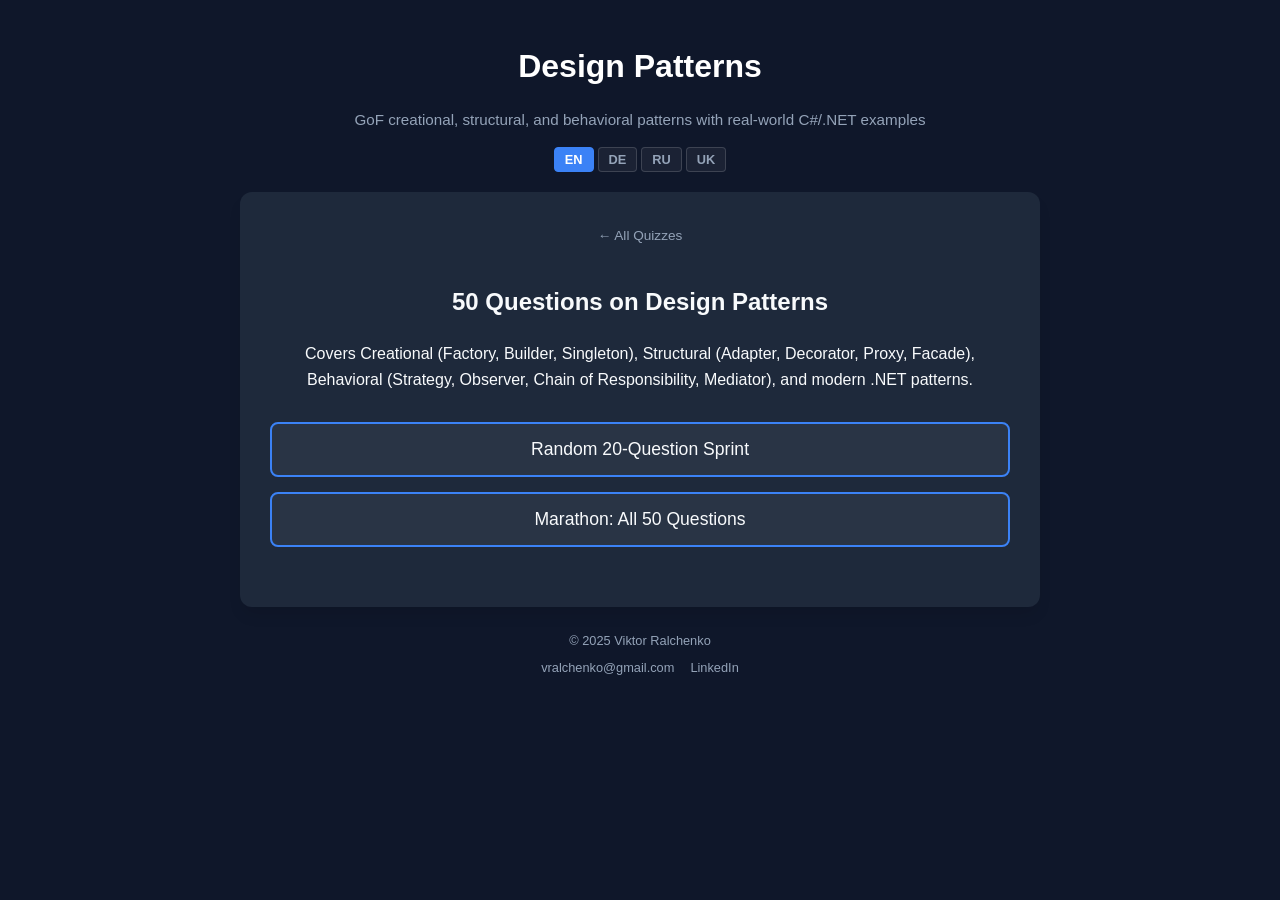
<file: design-patterns.html>
<!DOCTYPE html>
<html lang="en">
<head>
    <meta charset="UTF-8">
    <meta name="viewport" content="width=device-width, initial-scale=1.0">
    <title>Design Patterns — Interview Quiz</title>
    <link rel="stylesheet" href="style.css">
</head>
<body>
    <div class="container">
        <div class="header">
            <h1 id="quiz-title"></h1>
            <p id="quiz-subtitle"></p>
            <div class="lang-selector">
                <button class="lang-btn" data-lang="en" onclick="setLang('en')">EN</button>
                <button class="lang-btn" data-lang="de" onclick="setLang('de')">DE</button>
                <button class="lang-btn" data-lang="ru" onclick="setLang('ru')">RU</button>
                <button class="lang-btn" data-lang="uk" onclick="setLang('uk')">UK</button>
            </div>
        </div>
        <div class="card active" id="setup-card">
            <a class="back-link" href="index.html">&#8592; All Quizzes</a>
            <h2 id="setup-heading"></h2>
            <p id="setup-desc"></p>
            <div class="batch-controls">
                <button class="batch-btn" onclick="startQuiz(20)" id="btn-sprint"></button>
                <button class="batch-btn" onclick="startQuiz(50)" id="btn-marathon"></button>
            </div>
        </div>
        <div id="quiz-area" style="display: none;">
            <div class="nav-bar">
                <a class="nav-btn" href="index.html" id="nav-all">&#8592; </a>
                <button class="nav-btn" onclick="location.reload()" id="nav-restart">&#8635; </button>
            </div>
            <div class="score-display">
                <span id="q-counter"></span>
                <span id="score-tracker"></span>
            </div>
            <div class="progress-bar"><div class="progress-fill" id="progress"></div></div>
            <div id="quiz-container"></div>
        </div>
        <div class="card" id="results-card">
            <h2 id="results-heading"></h2>
            <div class="final-score" id="final-score-text"></div>
            <p id="feedback-text" style="font-size: 1.1rem; margin-bottom: 30px;"></p>
            <div style="display: flex; gap: 12px; justify-content: center; flex-wrap: wrap;">
                <a class="restart-btn show" href="index.html" style="text-decoration: none;" id="res-all"></a>
                <button class="restart-btn show" onclick="location.reload()" id="res-restart"></button>
            </div>
        </div>
    </div>

<script>
const ui = {
    en: { title: "Design Patterns", subtitle: "GoF creational, structural, and behavioral patterns with real-world C#/.NET examples", heading: "50 Questions on Design Patterns", desc: "Covers Creational (Factory, Builder, Singleton), Structural (Adapter, Decorator, Proxy, Facade), Behavioral (Strategy, Observer, Chain of Responsibility, Mediator), and modern .NET patterns.", sprint: "Random 20-Question Sprint", marathon: "Marathon: All 50 Questions", allQuizzes: "\u2190 All Quizzes", restart: "\u21BB Restart", question: "Question", of: "of", score: "Score", explanation: "Explanation:", next: "Continue", complete: "Assessment Complete!", allBtn: "All Quizzes", restartBtn: "Restart Quiz", feedbackHigh: "Outstanding! You have deep knowledge of design patterns and can apply them fluently in real-world architecture.", feedbackMid: "Solid base! Focus on distinguishing similar patterns (Strategy vs Template Method, Adapter vs Facade) and their real-world .NET usage.", feedbackLow: "Keep studying! Start with the most common ones: Strategy, Observer, Decorator, Factory, and Builder. Understand the problems they solve, not just their structure." },
    de: { title: "Design Patterns", subtitle: "GoF Creational, Structural und Behavioral Patterns mit praxisnahen C#/.NET-Beispielen", heading: "50 Fragen zu Design Patterns", desc: "Creational (Factory, Builder, Singleton), Structural (Adapter, Decorator, Proxy, Facade), Behavioral (Strategy, Observer, Chain of Responsibility, Mediator) und moderne .NET-Patterns.", sprint: "Zufällige 20-Fragen-Runde", marathon: "Marathon: Alle 50 Fragen", allQuizzes: "\u2190 Alle Quizze", restart: "\u21BB Neustart", question: "Frage", of: "von", score: "Punkte", explanation: "Erklärung:", next: "Weiter", complete: "Bewertung abgeschlossen!", allBtn: "Alle Quizze", restartBtn: "Quiz neustarten", feedbackHigh: "Hervorragend! Du hast tiefes Wissen über Design Patterns und kannst sie sicher in realer Architektur anwenden.", feedbackMid: "Solide Basis! Konzentriere dich auf die Unterscheidung ähnlicher Patterns (Strategy vs Template Method, Adapter vs Facade) und deren Einsatz in .NET.", feedbackLow: "Weiter lernen! Beginne mit den gängigsten Patterns: Strategy, Observer, Decorator, Factory und Builder. Verstehe die Probleme, die sie lösen." },
    ru: { title: "Design Patterns", subtitle: "Паттерны GoF — порождающие, структурные и поведенческие — с примерами из C#/.NET", heading: "50 вопросов по Design Patterns", desc: "Порождающие (Factory, Builder, Singleton), структурные (Adapter, Decorator, Proxy, Facade), поведенческие (Strategy, Observer, Chain of Responsibility, Mediator) и современные паттерны .NET.", sprint: "Случайные 20 вопросов", marathon: "Марафон: все 50 вопросов", allQuizzes: "\u2190 Все квизы", restart: "\u21BB Заново", question: "Вопрос", of: "из", score: "Счёт", explanation: "Пояснение:", next: "Далее", complete: "Тест завершён!", allBtn: "Все квизы", restartBtn: "Начать заново", feedbackHigh: "Отлично! Вы глубоко знаете паттерны проектирования и уверенно применяете их в реальной архитектуре.", feedbackMid: "Хорошая база! Сосредоточьтесь на различиях похожих паттернов (Strategy vs Template Method, Adapter vs Facade) и их применении в .NET.", feedbackLow: "Продолжайте учиться! Начните с самых распространённых: Strategy, Observer, Decorator, Factory и Builder. Важно понимать, какие проблемы они решают." },
    uk: { title: "Design Patterns", subtitle: "Патерни GoF — породжувальні, структурні та поведінкові — з прикладами з C#/.NET", heading: "50 питань з Design Patterns", desc: "Породжувальні (Factory, Builder, Singleton), структурні (Adapter, Decorator, Proxy, Facade), поведінкові (Strategy, Observer, Chain of Responsibility, Mediator) та сучасні патерни .NET.", sprint: "Випадкові 20 питань", marathon: "Марафон: усі 50 питань", allQuizzes: "\u2190 Усі квізи", restart: "\u21BB Заново", question: "Питання", of: "з", score: "Рахунок", explanation: "Пояснення:", next: "Далі", complete: "Тест завершено!", allBtn: "Усі квізи", restartBtn: "Почати заново", feedbackHigh: "Чудово! Ви глибоко знаєте патерни проєктування і впевнено застосовуєте їх у реальній архітектурі.", feedbackMid: "Міцна основа! Зосередьтеся на відмінностях схожих патернів (Strategy vs Template Method, Adapter vs Facade) та їхньому використанні в .NET.", feedbackLow: "Продовжуйте вчитися! Почніть з найпоширеніших: Strategy, Observer, Decorator, Factory та Builder. Важливо розуміти, які проблеми вони вирішують." }
};

const allQuestions = [
// ===== CREATIONAL PATTERNS =====
{ category: "Factory Method", question: { en: "What problem does the Factory Method pattern solve?", de: "Welches Problem löst das Factory Method Pattern?", ru: "Какую проблему решает паттерн Factory Method?", uk: "Яку проблему вирішує патерн Factory Method?" }, options: { en: ["Reducing the number of classes.", "It delegates object creation to subclasses, decoupling the client from concrete types and allowing new types without modifying existing code.", "It makes objects immutable.", "It provides thread safety for constructors."], de: ["Reduzierung der Klassenanzahl.", "Es delegiert die Objekterstellung an Unterklassen, entkoppelt den Client von konkreten Typen und erlaubt neue Typen ohne Änderung bestehenden Codes.", "Es macht Objekte unveränderlich.", "Es bietet Thread-Sicherheit für Konstruktoren."], ru: ["Сокращение количества классов.", "Он делегирует создание объектов подклассам, отвязывая клиента от конкретных типов и позволяя добавлять новые типы без изменения существующего кода.", "Он делает объекты неизменяемыми.", "Он обеспечивает потокобезопасность конструкторов."], uk: ["Зменшення кількості класів.", "Він делегує створення об'єктів підкласам, відв'язуючи клієнта від конкретних типів і дозволяючи додавати нові типи без зміни існуючого коду.", "Він робить об'єкти незмінними.", "Він забезпечує потокобезпечність конструкторів."] }, correctIndex: 1, explanation: { en: "Instead of `new ConcreteProduct()`, the client calls factory.Create(). The factory decides which concrete class to instantiate. Adding a new product = new factory, no client changes.", de: "Statt `new ConcreteProduct()` ruft der Client factory.Create() auf. Die Factory entscheidet, welche konkrete Klasse instanziiert wird. Neues Produkt = neue Factory, keine Änderungen am Client.", ru: "Вместо `new ConcreteProduct()` клиент вызывает factory.Create(). Фабрика решает, какой конкретный класс создать. Новый продукт = новая фабрика, клиент не меняется.", uk: "Замість `new ConcreteProduct()` клієнт викликає factory.Create(). Фабрика вирішує, який конкретний клас створити. Новий продукт = нова фабрика, клієнт не змінюється." } },
{ category: "Factory Method", question: { en: "How does Factory Method differ from Abstract Factory?", de: "Wie unterscheidet sich Factory Method von Abstract Factory?", ru: "Чем Factory Method отличается от Abstract Factory?", uk: "Чим Factory Method відрізняється від Abstract Factory?" }, options: { en: ["They're the same pattern.", "Factory Method creates one product via inheritance/overriding. Abstract Factory creates families of related products via composition.", "Factory Method is for structs, Abstract Factory for classes.", "Abstract Factory is deprecated."], de: ["Es ist dasselbe Pattern.", "Factory Method erstellt ein Produkt über Vererbung/Überschreibung. Abstract Factory erstellt Familien verwandter Produkte über Komposition.", "Factory Method ist für Structs, Abstract Factory für Klassen.", "Abstract Factory ist veraltet."], ru: ["Это один и тот же паттерн.", "Factory Method создаёт один продукт через наследование/переопределение. Abstract Factory создаёт семейства связанных продуктов через композицию.", "Factory Method — для структур, Abstract Factory — для классов.", "Abstract Factory устарел."], uk: ["Це один і той самий патерн.", "Factory Method створює один продукт через успадкування/перевизначення. Abstract Factory створює сімейства пов'язаних продуктів через композицію.", "Factory Method — для структур, Abstract Factory — для класів.", "Abstract Factory застарів."] }, correctIndex: 1, explanation: { en: "Factory Method: one method, one product. Abstract Factory: a factory interface with methods for creating an entire family (e.g., CreateButton, CreateTextbox for a UI toolkit).", de: "Factory Method: eine Methode, ein Produkt. Abstract Factory: ein Factory-Interface mit Methoden für eine ganze Produktfamilie (z.B. CreateButton, CreateTextbox für ein UI-Toolkit).", ru: "Factory Method: один метод, один продукт. Abstract Factory: интерфейс фабрики с методами для создания целого семейства (например, CreateButton, CreateTextbox для UI-тулкита).", uk: "Factory Method: один метод, один продукт. Abstract Factory: інтерфейс фабрики з методами для створення цілого сімейства (наприклад, CreateButton, CreateTextbox для UI-тулкіту)." } },
{ category: "Abstract Factory", question: { en: "When should you use the Abstract Factory pattern?", de: "Wann sollte man das Abstract Factory Pattern verwenden?", ru: "Когда следует использовать паттерн Abstract Factory?", uk: "Коли слід використовувати патерн Abstract Factory?" }, options: { en: ["When you only need one type of object.", "When a system must be independent of how its products are created, and you need families of related objects that work together.", "When you want to avoid interfaces.", "When performance is critical."], de: ["Wenn man nur einen Objekttyp braucht.", "Wenn ein System unabhängig von der Erstellung seiner Produkte sein muss und Familien verwandter Objekte benötigt, die zusammenarbeiten.", "Wenn man Interfaces vermeiden möchte.", "Wenn Performance entscheidend ist."], ru: ["Когда нужен только один тип объекта.", "Когда система должна быть независима от того, как создаются её продукты, и нужны семейства связанных объектов, работающих вместе.", "Когда хочется избежать интерфейсов.", "Когда критична производительность."], uk: ["Коли потрібен лише один тип об'єкта.", "Коли система має бути незалежною від того, як створюються її продукти, і потрібні сімейства пов'язаних об'єктів, що працюють разом.", "Коли хочеться уникнути інтерфейсів.", "Коли критична продуктивність."] }, correctIndex: 1, explanation: { en: "E.g., IUIFactory with CreateButton() and CreateCheckbox(). WindowsFactory returns Windows controls, MacFactory returns Mac controls. The client code works with either.", de: "Z.B. IUIFactory mit CreateButton() und CreateCheckbox(). WindowsFactory liefert Windows-Steuerelemente, MacFactory liefert Mac-Steuerelemente. Der Client-Code funktioniert mit beiden.", ru: "Например, IUIFactory с CreateButton() и CreateCheckbox(). WindowsFactory возвращает Windows-контролы, MacFactory — Mac-контролы. Клиентский код работает с любой из них.", uk: "Наприклад, IUIFactory з CreateButton() і CreateCheckbox(). WindowsFactory повертає Windows-контроли, MacFactory — Mac-контроли. Клієнтський код працює з будь-якою." } },
{ category: "Abstract Factory", question: { en: "In ASP.NET Core, which built-in feature resembles the Abstract Factory pattern?", de: "Welche eingebaute Funktion von ASP.NET Core ähnelt dem Abstract Factory Pattern?", ru: "Какая встроенная функция ASP.NET Core напоминает паттерн Abstract Factory?", uk: "Яка вбудована функція ASP.NET Core нагадує патерн Abstract Factory?" }, options: { en: ["Razor Pages", "IHttpClientFactory — it creates configured HttpClient instances without the client knowing the setup details.", "Entity Framework migrations", "Endpoint routing"], de: ["Razor Pages", "IHttpClientFactory — sie erstellt konfigurierte HttpClient-Instanzen, ohne dass der Client die Einrichtungsdetails kennen muss.", "Entity Framework Migrationen", "Endpoint Routing"], ru: ["Razor Pages", "IHttpClientFactory — создаёт настроенные экземпляры HttpClient, при этом клиент не знает деталей настройки.", "Миграции Entity Framework", "Маршрутизация Endpoint"], uk: ["Razor Pages", "IHttpClientFactory — створює налаштовані екземпляри HttpClient, при цьому клієнт не знає деталей налаштування.", "Міграції Entity Framework", "Маршрутизація Endpoint"] }, correctIndex: 1, explanation: { en: "IHttpClientFactory creates HttpClient instances with pre-configured handlers, base addresses, and policies. The consuming code just asks for a client by name.", de: "IHttpClientFactory erstellt HttpClient-Instanzen mit vorkonfigurierten Handlern, Basisadressen und Richtlinien. Der verbrauchende Code fragt einfach einen Client per Name an.", ru: "IHttpClientFactory создаёт экземпляры HttpClient с предварительно настроенными обработчиками, базовыми адресами и политиками. Потребляющий код просто запрашивает клиента по имени.", uk: "IHttpClientFactory створює екземпляри HttpClient з попередньо налаштованими обробниками, базовими адресами та політиками. Код-споживач просто запитує клієнта за іменем." } },
{ category: "Builder", question: { en: "What is the main benefit of the Builder pattern?", de: "Was ist der Hauptvorteil des Builder Patterns?", ru: "В чём главное преимущество паттерна Builder?", uk: "В чому головна перевага патерну Builder?" }, options: { en: ["It makes classes abstract.", "It constructs complex objects step-by-step, separating construction from representation and avoiding constructors with many parameters.", "It replaces the need for properties.", "It's faster than using constructors."], de: ["Es macht Klassen abstrakt.", "Es konstruiert komplexe Objekte schrittweise, trennt Konstruktion von Darstellung und vermeidet Konstruktoren mit vielen Parametern.", "Es ersetzt die Notwendigkeit von Properties.", "Es ist schneller als Konstruktoren."], ru: ["Он делает классы абстрактными.", "Он создаёт сложные объекты пошагово, отделяя конструирование от представления и избегая конструкторов с множеством параметров.", "Он заменяет необходимость в свойствах.", "Он быстрее, чем использование конструкторов."], uk: ["Він робить класи абстрактними.", "Він створює складні об'єкти покроково, відділяючи конструювання від представлення та уникаючи конструкторів з багатьма параметрами.", "Він замінює потребу у властивостях.", "Він швидший за використання конструкторів."] }, correctIndex: 1, explanation: { en: "Instead of new Pizza(size, cheese, pepperoni, mushrooms, olives...), use: pizzaBuilder.SetSize(L).AddCheese().AddPepperoni().Build(). Clear, readable, flexible.", de: "Statt new Pizza(size, cheese, pepperoni, mushrooms, olives...) nutze: pizzaBuilder.SetSize(L).AddCheese().AddPepperoni().Build(). Klar, lesbar, flexibel.", ru: "Вместо new Pizza(size, cheese, pepperoni, mushrooms, olives...) используйте: pizzaBuilder.SetSize(L).AddCheese().AddPepperoni().Build(). Понятно, читаемо, гибко.", uk: "Замість new Pizza(size, cheese, pepperoni, mushrooms, olives...) використовуйте: pizzaBuilder.SetSize(L).AddCheese().AddPepperoni().Build(). Зрозуміло, читабельно, гнучко." } },
{ category: "Builder", question: { en: "How does the Fluent Builder pattern work in C#?", de: "Wie funktioniert das Fluent Builder Pattern in C#?", ru: "Как работает паттерн Fluent Builder в C#?", uk: "Як працює патерн Fluent Builder у C#?" }, options: { en: ["By using static methods.", "Each builder method returns 'this', enabling method chaining: builder.WithName('x').WithAge(30).Build().", "By using extension methods only.", "It requires a separate Director class."], de: ["Durch die Verwendung statischer Methoden.", "Jede Builder-Methode gibt 'this' zurück und ermöglicht Method Chaining: builder.WithName('x').WithAge(30).Build().", "Nur durch Extension Methods.", "Es erfordert eine separate Director-Klasse."], ru: ["С помощью статических методов.", "Каждый метод Builder возвращает 'this', обеспечивая цепочку вызовов: builder.WithName('x').WithAge(30).Build().", "Только через методы расширения.", "Требуется отдельный класс Director."], uk: ["За допомогою статичних методів.", "Кожен метод Builder повертає 'this', забезпечуючи ланцюжок викликів: builder.WithName('x').WithAge(30).Build().", "Тільки через методи розширення.", "Потрібен окремий клас Director."] }, correctIndex: 1, explanation: { en: "Returning 'this' from each method enables the fluent API. Common in .NET: HostBuilder, IServiceCollection, EF Core ModelBuilder all use this pattern.", de: "Die Rückgabe von 'this' aus jeder Methode ermöglicht die Fluent API. Verbreitet in .NET: HostBuilder, IServiceCollection, EF Core ModelBuilder nutzen dieses Pattern.", ru: "Возврат 'this' из каждого метода обеспечивает fluent API. Распространено в .NET: HostBuilder, IServiceCollection, EF Core ModelBuilder — все используют этот паттерн.", uk: "Повернення 'this' з кожного методу забезпечує fluent API. Поширено у .NET: HostBuilder, IServiceCollection, EF Core ModelBuilder — усі використовують цей патерн." } },
{ category: "Singleton", question: { en: "Why are traditional static Singletons considered problematic in modern C#?", de: "Warum gelten traditionelle statische Singletons als problematisch in modernem C#?", ru: "Почему традиционные статические Singleton считаются проблемными в современном C#?", uk: "Чому традиційні статичні Singleton вважаються проблемними в сучасному C#?" }, options: { en: ["They use too much memory.", "They hide dependencies, make unit testing extremely difficult (can't mock them), and create hidden global state.", "Singletons are thread-unsafe by definition.", "C# doesn't support static classes."], de: ["Sie verbrauchen zu viel Speicher.", "Sie verbergen Abhängigkeiten, machen Unit-Tests extrem schwierig (können nicht gemockt werden) und erzeugen versteckten globalen Zustand.", "Singletons sind per Definition nicht thread-sicher.", "C# unterstützt keine statischen Klassen."], ru: ["Они используют слишком много памяти.", "Они скрывают зависимости, делают модульное тестирование крайне сложным (нельзя подменить) и создают скрытое глобальное состояние.", "Singleton по определению не потокобезопасны.", "C# не поддерживает статические классы."], uk: ["Вони використовують забагато пам'яті.", "Вони приховують залежності, роблять модульне тестування вкрай складним (не можна замінити моком) і створюють прихований глобальний стан.", "Singleton за визначенням не потокобезпечні.", "C# не підтримує статичні класи."] }, correctIndex: 1, explanation: { en: "If a service depends on a static Singleton, you can't substitute it with a mock in tests. DI containers (AddSingleton<T>) solve this by making the singleton injectable and mockable.", de: "Wenn ein Service von einem statischen Singleton abhängt, kann man ihn in Tests nicht durch einen Mock ersetzen. DI-Container (AddSingleton<T>) lösen dies, indem der Singleton injizierbar und mockbar wird.", ru: "Если сервис зависит от статического Singleton, его нельзя заменить моком в тестах. DI-контейнеры (AddSingleton<T>) решают это, делая Singleton инъектируемым и подменяемым.", uk: "Якщо сервіс залежить від статичного Singleton, його не можна замінити моком у тестах. DI-контейнери (AddSingleton<T>) вирішують це, роблячи Singleton ін'єктованим і підмінюваним." } },
{ category: "Singleton", question: { en: "How does AddSingleton<T>() in ASP.NET Core DI solve the Singleton anti-pattern?", de: "Wie löst AddSingleton<T>() in ASP.NET Core DI das Singleton-Anti-Pattern?", ru: "Как AddSingleton<T>() в ASP.NET Core DI решает анти-паттерн Singleton?", uk: "Як AddSingleton<T>() в ASP.NET Core DI вирішує анти-патерн Singleton?" }, options: { en: ["It doesn't use a singleton at all.", "It provides a single instance but through an interface, preserving testability — you can register a mock in tests.", "It creates a new instance per request.", "It uses the static keyword internally."], de: ["Es verwendet überhaupt keinen Singleton.", "Es stellt eine einzelne Instanz über ein Interface bereit und bewahrt die Testbarkeit — man kann einen Mock in Tests registrieren.", "Es erstellt eine neue Instanz pro Anfrage.", "Es verwendet intern das static-Schlüsselwort."], ru: ["Он вообще не использует Singleton.", "Он предоставляет единственный экземпляр, но через интерфейс, сохраняя тестируемость — в тестах можно зарегистрировать мок.", "Он создаёт новый экземпляр на каждый запрос.", "Внутри используется ключевое слово static."], uk: ["Він взагалі не використовує Singleton.", "Він надає єдиний екземпляр, але через інтерфейс, зберігаючи тестованість — у тестах можна зареєструвати мок.", "Він створює новий екземпляр на кожен запит.", "Всередині використовується ключове слово static."] }, correctIndex: 1, explanation: { en: "services.AddSingleton<ICache, RedisCache>() gives you singleton lifetime without the static coupling. Tests can register a different ICache implementation.", de: "services.AddSingleton<ICache, RedisCache>() bietet Singleton-Lebensdauer ohne statische Kopplung. Tests können eine andere ICache-Implementierung registrieren.", ru: "services.AddSingleton<ICache, RedisCache>() даёт время жизни Singleton без статической связанности. Тесты могут зарегистрировать другую реализацию ICache.", uk: "services.AddSingleton<ICache, RedisCache>() дає час життя Singleton без статичної зв'язаності. Тести можуть зареєструвати іншу реалізацію ICache." } },
{ category: "Prototype", question: { en: "What does the Prototype pattern do?", de: "Was macht das Prototype Pattern?", ru: "Что делает паттерн Prototype?", uk: "Що робить патерн Prototype?" }, options: { en: ["It creates classes from UML diagrams.", "It creates new objects by cloning an existing instance, avoiding the cost of constructing from scratch.", "It defines interface prototypes.", "It generates code at compile time."], de: ["Es erstellt Klassen aus UML-Diagrammen.", "Es erstellt neue Objekte durch Klonen einer bestehenden Instanz und vermeidet die Kosten der Erstellung von Grund auf.", "Es definiert Interface-Prototypen.", "Es generiert Code zur Kompilierzeit."], ru: ["Он создаёт классы из UML-диаграмм.", "Он создаёт новые объекты путём клонирования существующего экземпляра, избегая затрат на создание с нуля.", "Он определяет прототипы интерфейсов.", "Он генерирует код во время компиляции."], uk: ["Він створює класи з UML-діаграм.", "Він створює нові об'єкти шляхом клонування існуючого екземпляра, уникаючи витрат на створення з нуля.", "Він визначає прототипи інтерфейсів.", "Він генерує код під час компіляції."] }, correctIndex: 1, explanation: { en: "When creating an object is expensive (DB query, file parsing), clone an existing one and modify. C#: implement ICloneable or a custom DeepCopy method.", de: "Wenn die Erstellung eines Objekts teuer ist (DB-Abfrage, Datei-Parsing), klone ein bestehendes und passe es an. C#: ICloneable oder eine eigene DeepCopy-Methode implementieren.", ru: "Когда создание объекта затратно (запрос к БД, парсинг файла), клонируйте существующий и модифицируйте. C#: реализуйте ICloneable или собственный метод DeepCopy.", uk: "Коли створення об'єкта затратне (запит до БД, парсинг файлу), клонуйте існуючий і модифікуйте. C#: реалізуйте ICloneable або власний метод DeepCopy." } },
{ category: "Prototype", question: { en: "What is the difference between shallow copy and deep copy in the context of the Prototype pattern?", de: "Was ist der Unterschied zwischen Shallow Copy und Deep Copy im Kontext des Prototype Patterns?", ru: "В чём разница между поверхностной и глубокой копией в контексте паттерна Prototype?", uk: "В чому різниця між поверхневою та глибокою копією в контексті патерну Prototype?" }, options: { en: ["There is no difference.", "Shallow copy duplicates the object but shares references to nested objects. Deep copy recursively duplicates everything, including nested objects.", "Shallow copy is for value types, deep copy for reference types.", "Deep copy is always slower and should be avoided."], de: ["Es gibt keinen Unterschied.", "Shallow Copy dupliziert das Objekt, teilt aber Referenzen auf verschachtelte Objekte. Deep Copy dupliziert rekursiv alles, einschliesslich verschachtelter Objekte.", "Shallow Copy ist für Werttypen, Deep Copy für Referenztypen.", "Deep Copy ist immer langsamer und sollte vermieden werden."], ru: ["Разницы нет.", "Поверхностная копия дублирует объект, но разделяет ссылки на вложенные объекты. Глубокая копия рекурсивно дублирует всё, включая вложенные объекты.", "Поверхностная копия — для типов значений, глубокая — для ссылочных типов.", "Глубокая копия всегда медленнее, и её следует избегать."], uk: ["Різниці немає.", "Поверхнева копія дублює об'єкт, але розділяє посилання на вкладені об'єкти. Глибока копія рекурсивно дублює все, включаючи вкладені об'єкти.", "Поверхнева копія — для типів значень, глибока — для посилальних типів.", "Глибока копія завжди повільніша, і її слід уникати."] }, correctIndex: 1, explanation: { en: "MemberwiseClone() in C# does shallow copy. If the cloned object modifies a shared nested list, the original is affected too. Deep copy prevents this.", de: "MemberwiseClone() in C# macht eine Shallow Copy. Wenn das geklonte Objekt eine geteilte verschachtelte Liste ändert, ist das Original ebenfalls betroffen. Deep Copy verhindert das.", ru: "MemberwiseClone() в C# делает поверхностную копию. Если клонированный объект изменит общий вложенный список, оригинал тоже изменится. Глубокая копия это предотвращает.", uk: "MemberwiseClone() у C# робить поверхневу копію. Якщо клонований об'єкт змінить спільний вкладений список, оригінал теж зміниться. Глибока копія це запобігає." } },
// ===== STRUCTURAL PATTERNS =====
{ category: "Adapter", question: { en: "What problem does the Adapter pattern solve?", de: "Welches Problem löst das Adapter Pattern?", ru: "Какую проблему решает паттерн Adapter?", uk: "Яку проблему вирішує патерн Adapter?" }, options: { en: ["Making classes smaller.", "It allows incompatible interfaces to work together by wrapping one interface with another that the client expects.", "It removes dependencies between classes.", "It speeds up method calls."], de: ["Klassen kleiner machen.", "Es ermöglicht inkompatiblen Interfaces die Zusammenarbeit, indem ein Interface mit einem anderen umhüllt wird, das der Client erwartet.", "Es entfernt Abhängigkeiten zwischen Klassen.", "Es beschleunigt Methodenaufrufe."], ru: ["Уменьшение размера классов.", "Он позволяет несовместимым интерфейсам работать вместе, оборачивая один интерфейс другим, который ожидает клиент.", "Он устраняет зависимости между классами.", "Он ускоряет вызовы методов."], uk: ["Зменшення розміру класів.", "Він дозволяє несумісним інтерфейсам працювати разом, обгортаючи один інтерфейс іншим, який очікує клієнт.", "Він усуває залежності між класами.", "Він прискорює виклики методів."] }, correctIndex: 1, explanation: { en: "Your code expects ILogger. A third-party library uses SerilogLogger with different method signatures. An adapter wraps Serilog behind your ILogger interface.", de: "Dein Code erwartet ILogger. Eine Drittanbieter-Bibliothek nutzt SerilogLogger mit anderen Methodensignaturen. Ein Adapter umhüllt Serilog hinter deinem ILogger-Interface.", ru: "Ваш код ожидает ILogger. Сторонняя библиотека использует SerilogLogger с другими сигнатурами методов. Адаптер оборачивает Serilog за вашим интерфейсом ILogger.", uk: "Ваш код очікує ILogger. Стороння бібліотека використовує SerilogLogger з іншими сигнатурами методів. Адаптер обгортає Serilog за вашим інтерфейсом ILogger." } },
{ category: "Adapter", question: { en: "In Clean Architecture, where is the Adapter pattern commonly used?", de: "Wo wird das Adapter Pattern in Clean Architecture häufig eingesetzt?", ru: "Где в Clean Architecture обычно используется паттерн Adapter?", uk: "Де в Clean Architecture зазвичай використовується патерн Adapter?" }, options: { en: ["In the Domain layer.", "In the Infrastructure layer — adapting external services (APIs, SDKs, legacy systems) to interfaces defined by the Application layer.", "In the Presentation layer only.", "Adapter isn't used in Clean Architecture."], de: ["In der Domain-Schicht.", "In der Infrastruktur-Schicht — externe Dienste (APIs, SDKs, Legacy-Systeme) werden an Interfaces der Anwendungsschicht angepasst.", "Nur in der Präsentationsschicht.", "Adapter wird in Clean Architecture nicht verwendet."], ru: ["В слое Domain.", "В слое Infrastructure — адаптирует внешние сервисы (API, SDK, устаревшие системы) к интерфейсам, определённым в слое Application.", "Только в слое Presentation.", "Adapter не используется в Clean Architecture."], uk: ["В шарі Domain.", "В шарі Infrastructure — адаптує зовнішні сервіси (API, SDK, застарілі системи) до інтерфейсів, визначених у шарі Application.", "Тільки в шарі Presentation.", "Adapter не використовується в Clean Architecture."] }, correctIndex: 1, explanation: { en: "Application defines IEmailSender. Infrastructure creates SendGridAdapter implementing IEmailSender by wrapping SendGrid's SDK. The application never sees SendGrid.", de: "Application definiert IEmailSender. Infrastructure erstellt SendGridAdapter, der IEmailSender implementiert, indem SendGrids SDK umhüllt wird. Die Anwendung sieht SendGrid nie.", ru: "Application определяет IEmailSender. Infrastructure создаёт SendGridAdapter, реализующий IEmailSender путём обёртки SDK SendGrid. Приложение никогда не видит SendGrid.", uk: "Application визначає IEmailSender. Infrastructure створює SendGridAdapter, що реалізує IEmailSender шляхом обгортки SDK SendGrid. Застосунок ніколи не бачить SendGrid." } },
{ category: "Decorator", question: { en: "What is the Decorator pattern?", de: "Was ist das Decorator Pattern?", ru: "Что такое паттерн Decorator?", uk: "Що таке патерн Decorator?" }, options: { en: ["Adding CSS styling to HTML elements.", "Wrapping an object with another object of the same interface to add behavior dynamically, without modifying the original class.", "Inheriting from multiple base classes.", "A C# attribute like [Authorize]."], de: ["CSS-Styling zu HTML-Elementen hinzufügen.", "Ein Objekt mit einem anderen Objekt desselben Interfaces umhüllen, um dynamisch Verhalten hinzuzufügen, ohne die ursprüngliche Klasse zu ändern.", "Von mehreren Basisklassen erben.", "Ein C#-Attribut wie [Authorize]."], ru: ["Добавление CSS-стилей к HTML-элементам.", "Обёртывание объекта другим объектом с тем же интерфейсом для динамического добавления поведения без изменения исходного класса.", "Наследование от нескольких базовых классов.", "Атрибут C# вроде [Authorize]."], uk: ["Додавання CSS-стилів до HTML-елементів.", "Обгортання об'єкта іншим об'єктом з тим самим інтерфейсом для динамічного додавання поведінки без зміни вихідного класу.", "Успадкування від кількох базових класів.", "Атрибут C# на кшталт [Authorize]."] }, correctIndex: 1, explanation: { en: "An IRepository wrapped by CachingRepository (adds caching) wrapped by LoggingRepository (adds logging). Each layer adds one behavior. Russian nesting dolls.", de: "Ein IRepository, umhüllt von CachingRepository (fügt Caching hinzu), umhüllt von LoggingRepository (fügt Logging hinzu). Jede Schicht fügt ein Verhalten hinzu. Wie Matrjoschka-Puppen.", ru: "IRepository обёрнут CachingRepository (добавляет кеширование), который обёрнут LoggingRepository (добавляет логирование). Каждый слой добавляет одно поведение. Как матрёшка.", uk: "IRepository обгорнутий CachingRepository (додає кешування), який обгорнутий LoggingRepository (додає логування). Кожен шар додає одну поведінку. Як матрьошка." } },
{ category: "Decorator", question: { en: "How is the Decorator pattern used with ASP.NET Core DI?", de: "Wie wird das Decorator Pattern mit ASP.NET Core DI verwendet?", ru: "Как паттерн Decorator используется с ASP.NET Core DI?", uk: "Як патерн Decorator використовується з ASP.NET Core DI?" }, options: { en: ["It's not possible with DI.", "Using Scrutor's .Decorate<TInterface, TDecorator>() or manual registration: resolve inner, wrap with outer, register outer.", "By using middleware instead.", "By creating abstract base classes."], de: ["Mit DI ist das nicht möglich.", "Mit Scrutors .Decorate<TInterface, TDecorator>() oder manueller Registrierung: innere Instanz auflösen, mit äusserer umhüllen, äussere registrieren.", "Durch die Verwendung von Middleware.", "Durch Erstellung abstrakter Basisklassen."], ru: ["С DI это невозможно.", "Через .Decorate<TInterface, TDecorator>() из Scrutor или ручную регистрацию: разрешить внутренний, обернуть внешним, зарегистрировать внешний.", "Через использование middleware.", "Через создание абстрактных базовых классов."], uk: ["З DI це неможливо.", "Через .Decorate<TInterface, TDecorator>() із Scrutor або ручну реєстрацію: розв'язати внутрішній, обгорнути зовнішнім, зареєструвати зовнішній.", "Через використання middleware.", "Через створення абстрактних базових класів."] }, correctIndex: 1, explanation: { en: "services.AddScoped<IRepo, EfRepo>(); then Scrutor: services.Decorate<IRepo, CachingRepo>(); CachingRepo takes IRepo in its constructor and wraps it.", de: "services.AddScoped<IRepo, EfRepo>(); dann Scrutor: services.Decorate<IRepo, CachingRepo>(); CachingRepo nimmt IRepo im Konstruktor und umhüllt es.", ru: "services.AddScoped<IRepo, EfRepo>(); затем Scrutor: services.Decorate<IRepo, CachingRepo>(); CachingRepo принимает IRepo в конструкторе и оборачивает его.", uk: "services.AddScoped<IRepo, EfRepo>(); потім Scrutor: services.Decorate<IRepo, CachingRepo>(); CachingRepo приймає IRepo в конструкторі та обгортає його." } },
{ category: "Decorator", question: { en: "How does the Decorator pattern differ from inheritance?", de: "Wie unterscheidet sich das Decorator Pattern von Vererbung?", ru: "Чем паттерн Decorator отличается от наследования?", uk: "Чим патерн Decorator відрізняється від успадкування?" }, options: { en: ["They're identical approaches.", "Decorator adds behavior at runtime via composition, while inheritance adds it at compile time. Decorators can be stacked dynamically.", "Inheritance is more flexible.", "Decorator can only be used once per class."], de: ["Es sind identische Ansätze.", "Decorator fügt Verhalten zur Laufzeit über Komposition hinzu, während Vererbung dies zur Kompilierzeit tut. Decorators können dynamisch gestapelt werden.", "Vererbung ist flexibler.", "Decorator kann nur einmal pro Klasse verwendet werden."], ru: ["Это одинаковые подходы.", "Decorator добавляет поведение во время выполнения через композицию, а наследование — во время компиляции. Декораторы можно динамически наслаивать.", "Наследование более гибкое.", "Decorator можно использовать только один раз на класс."], uk: ["Це однакові підходи.", "Decorator додає поведінку під час виконання через композицію, а успадкування — під час компіляції. Декоратори можна динамічно нашаровувати.", "Успадкування гнучкіше.", "Decorator можна використовувати лише раз на клас."] }, correctIndex: 1, explanation: { en: "With inheritance, you'd need CachingLoggingRepo, LoggingCachingRepo, etc. — combinatorial explosion. Decorators compose freely: wrap any combination at runtime.", de: "Mit Vererbung bräuchte man CachingLoggingRepo, LoggingCachingRepo usw. — kombinatorische Explosion. Decorators kombinieren sich frei: beliebige Kombination zur Laufzeit.", ru: "С наследованием понадобились бы CachingLoggingRepo, LoggingCachingRepo и т.д. — комбинаторный взрыв. Декораторы свободно комбинируются: любая комбинация во время выполнения.", uk: "З успадкуванням потрібні були б CachingLoggingRepo, LoggingCachingRepo тощо — комбінаторний вибух. Декоратори вільно комбінуються: будь-яка комбінація під час виконання." } },
{ category: "Proxy", question: { en: "What is the Proxy pattern?", de: "Was ist das Proxy Pattern?", ru: "Что такое паттерн Proxy?", uk: "Що таке патерн Proxy?" }, options: { en: ["A web proxy server.", "A surrogate object that controls access to another object — adding lazy loading, access control, logging, or caching transparently.", "A design pattern for REST APIs.", "A .NET delegate."], de: ["Ein Web-Proxy-Server.", "Ein Stellvertreterobjekt, das den Zugriff auf ein anderes Objekt steuert — transparent Lazy Loading, Zugriffskontrolle, Logging oder Caching hinzufügend.", "Ein Entwurfsmuster für REST APIs.", "Ein .NET-Delegate."], ru: ["Веб-прокси-сервер.", "Объект-заместитель, который контролирует доступ к другому объекту — прозрачно добавляя ленивую загрузку, контроль доступа, логирование или кеширование.", "Паттерн проектирования для REST API.", "Делегат .NET."], uk: ["Веб-проксі-сервер.", "Об'єкт-замісник, який контролює доступ до іншого об'єкта — прозоро додаючи ліниве завантаження, контроль доступу, логування або кешування.", "Патерн проєктування для REST API.", "Делегат .NET."] }, correctIndex: 1, explanation: { en: "A LazyLoadingProxy for an image: it implements IImage but only loads the real image from disk when Display() is first called. The client doesn't know it's a proxy.", de: "Ein LazyLoadingProxy für ein Bild: Es implementiert IImage, lädt aber das echte Bild erst von der Festplatte, wenn Display() zum ersten Mal aufgerufen wird. Der Client weiss nicht, dass es ein Proxy ist.", ru: "LazyLoadingProxy для изображения: он реализует IImage, но загружает реальное изображение с диска только при первом вызове Display(). Клиент не знает, что это прокси.", uk: "LazyLoadingProxy для зображення: він реалізує IImage, але завантажує реальне зображення з диска лише при першому виклику Display(). Клієнт не знає, що це проксі." } },
{ category: "Proxy", question: { en: "What are the common types of Proxy?", de: "Was sind die gängigen Proxy-Typen?", ru: "Какие существуют распространённые типы Proxy?", uk: "Які існують поширені типи Proxy?" }, options: { en: ["Static and dynamic.", "Virtual (lazy loading), Protection (access control), Remote (network transparency), and Caching proxy.", "Read proxy and write proxy.", "Sync proxy and async proxy."], de: ["Statisch und dynamisch.", "Virtual (Lazy Loading), Protection (Zugriffskontrolle), Remote (Netzwerktransparenz) und Caching Proxy.", "Lese-Proxy und Schreib-Proxy.", "Sync-Proxy und Async-Proxy."], ru: ["Статический и динамический.", "Virtual (ленивая загрузка), Protection (контроль доступа), Remote (сетевая прозрачность) и Caching Proxy.", "Прокси чтения и прокси записи.", "Синхронный и асинхронный прокси."], uk: ["Статичний і динамічний.", "Virtual (ліниве завантаження), Protection (контроль доступу), Remote (мережева прозорість) і Caching Proxy.", "Проксі читання і проксі запису.", "Синхронний і асинхронний проксі."] }, correctIndex: 1, explanation: { en: "Virtual: delay expensive init. Protection: check permissions before calling real object. Remote: hide network calls (like gRPC client). Caching: store results.", de: "Virtual: teure Initialisierung verzögern. Protection: Berechtigungen prüfen vor Aufruf des echten Objekts. Remote: Netzwerkaufrufe verbergen (wie gRPC-Client). Caching: Ergebnisse speichern.", ru: "Virtual: отложить дорогую инициализацию. Protection: проверить разрешения перед вызовом реального объекта. Remote: скрыть сетевые вызовы (как gRPC-клиент). Caching: хранить результаты.", uk: "Virtual: відкласти дорогу ініціалізацію. Protection: перевірити дозволи перед викликом реального об'єкта. Remote: приховати мережеві виклики (як gRPC-клієнт). Caching: зберігати результати." } },
{ category: "Facade", question: { en: "What does the Facade pattern provide?", de: "Was bietet das Facade Pattern?", ru: "Что предоставляет паттерн Facade?", uk: "Що надає патерн Facade?" }, options: { en: ["A new database connection.", "A simplified, unified interface to a complex subsystem, hiding internal complexity from the client.", "A way to create objects.", "An event-driven architecture."], de: ["Eine neue Datenbankverbindung.", "Ein vereinfachtes, einheitliches Interface für ein komplexes Subsystem, das die interne Komplexität vor dem Client verbirgt.", "Eine Möglichkeit, Objekte zu erstellen.", "Eine ereignisgesteuerte Architektur."], ru: ["Новое соединение с базой данных.", "Упрощённый, единый интерфейс к сложной подсистеме, скрывающий внутреннюю сложность от клиента.", "Способ создания объектов.", "Событийно-ориентированную архитектуру."], uk: ["Нове з'єднання з базою даних.", "Спрощений, єдиний інтерфейс до складної підсистеми, що приховує внутрішню складність від клієнта.", "Спосіб створення об'єктів.", "Подієво-орієнтовану архітектуру."] }, correctIndex: 1, explanation: { en: "Instead of calling OrderValidator, InventoryChecker, PaymentProcessor, and ShippingService separately, OrderFacade.PlaceOrder() orchestrates all of them behind one method.", de: "Statt OrderValidator, InventoryChecker, PaymentProcessor und ShippingService einzeln aufzurufen, orchestriert OrderFacade.PlaceOrder() alles hinter einer Methode.", ru: "Вместо вызова OrderValidator, InventoryChecker, PaymentProcessor и ShippingService по отдельности, OrderFacade.PlaceOrder() оркестрирует всё за одним методом.", uk: "Замість виклику OrderValidator, InventoryChecker, PaymentProcessor і ShippingService окремо, OrderFacade.PlaceOrder() оркеструє все за одним методом." } },
{ category: "Facade", question: { en: "How does Facade differ from Adapter?", de: "Wie unterscheidet sich Facade von Adapter?", ru: "Чем Facade отличается от Adapter?", uk: "Чим Facade відрізняється від Adapter?" }, options: { en: ["They're the same pattern.", "Adapter makes an incompatible interface compatible. Facade simplifies a complex system into one easy-to-use interface.", "Facade is for UI, Adapter is for backend.", "Adapter wraps one class, Facade wraps many."], de: ["Es ist dasselbe Pattern.", "Adapter macht ein inkompatibles Interface kompatibel. Facade vereinfacht ein komplexes System zu einem einfach nutzbaren Interface.", "Facade ist für UI, Adapter für Backend.", "Adapter umhüllt eine Klasse, Facade umhüllt viele."], ru: ["Это один и тот же паттерн.", "Adapter делает несовместимый интерфейс совместимым. Facade упрощает сложную систему в один удобный интерфейс.", "Facade — для UI, Adapter — для бэкенда.", "Adapter оборачивает один класс, Facade — много."], uk: ["Це один і той самий патерн.", "Adapter робить несумісний інтерфейс сумісним. Facade спрощує складну систему в один зручний інтерфейс.", "Facade — для UI, Adapter — для бекенду.", "Adapter обгортає один клас, Facade — багато."] }, correctIndex: 1, explanation: { en: "Adapter: translate interface A to interface B. Facade: simplify interfaces A + B + C + D into one clean interface F.", de: "Adapter: Interface A in Interface B übersetzen. Facade: Interfaces A + B + C + D in ein sauberes Interface F vereinfachen.", ru: "Adapter: перевести интерфейс A в интерфейс B. Facade: упростить интерфейсы A + B + C + D в один чистый интерфейс F.", uk: "Adapter: перекласти інтерфейс A в інтерфейс B. Facade: спростити інтерфейси A + B + C + D в один чистий інтерфейс F." } },
{ category: "Composite", question: { en: "What does the Composite pattern model?", de: "Was modelliert das Composite Pattern?", ru: "Что моделирует паттерн Composite?", uk: "Що моделює патерн Composite?" }, options: { en: ["Database composite keys.", "Tree structures where individual objects and compositions of objects are treated uniformly through a common interface.", "Multiple inheritance.", "Composite design documents."], de: ["Zusammengesetzte Datenbankschlüssel.", "Baumstrukturen, in denen einzelne Objekte und Kompositionen von Objekten einheitlich über ein gemeinsames Interface behandelt werden.", "Mehrfachvererbung.", "Zusammengesetzte Designdokumente."], ru: ["Составные ключи базы данных.", "Древовидные структуры, где отдельные объекты и композиции объектов обрабатываются единообразно через общий интерфейс.", "Множественное наследование.", "Составные проектные документы."], uk: ["Складені ключі бази даних.", "Деревоподібні структури, де окремі об'єкти та композиції об'єктів обробляються однаково через спільний інтерфейс.", "Множинне успадкування.", "Складені проєктні документи."] }, correctIndex: 1, explanation: { en: "A FileSystemItem interface implemented by File (leaf) and Directory (composite containing children). directory.GetSize() recursively sums all children's sizes.", de: "Ein FileSystemItem-Interface, implementiert von File (Blatt) und Directory (Komposit mit Kindern). directory.GetSize() summiert rekursiv die Grössen aller Kinder.", ru: "Интерфейс FileSystemItem, реализованный File (лист) и Directory (композит с дочерними элементами). directory.GetSize() рекурсивно суммирует размеры всех дочерних.", uk: "Інтерфейс FileSystemItem, реалізований File (лист) і Directory (композит з дочірніми). directory.GetSize() рекурсивно підсумовує розміри всіх дочірніх." } },
{ category: "Bridge", question: { en: "What does the Bridge pattern do?", de: "Was macht das Bridge Pattern?", ru: "Что делает паттерн Bridge?", uk: "Що робить патерн Bridge?" }, options: { en: ["Connects two databases.", "It separates an abstraction from its implementation so both can vary independently, preventing a combinatorial explosion of subclasses.", "It bridges frontend and backend.", "It creates network connections."], de: ["Verbindet zwei Datenbanken.", "Es trennt eine Abstraktion von ihrer Implementierung, damit beide unabhängig variieren können — verhindert eine kombinatorische Explosion von Unterklassen.", "Es verbindet Frontend und Backend.", "Es erstellt Netzwerkverbindungen."], ru: ["Соединяет две базы данных.", "Он разделяет абстракцию и реализацию, позволяя им изменяться независимо — предотвращает комбинаторный взрыв подклассов.", "Он соединяет фронтенд и бэкенд.", "Он создаёт сетевые соединения."], uk: ["З'єднує дві бази даних.", "Він розділяє абстракцію та реалізацію, дозволяючи їм змінюватися незалежно — запобігає комбінаторному вибуху підкласів.", "Він з'єднує фронтенд і бекенд.", "Він створює мережеві з'єднання."] }, correctIndex: 1, explanation: { en: "Without Bridge: WindowsCircle, LinuxCircle, WindowsSquare, LinuxSquare... With Bridge: Shape has a reference to IRenderer. Any shape works with any renderer. Abstraction and implementation evolve independently.", de: "Ohne Bridge: WindowsCircle, LinuxCircle, WindowsSquare, LinuxSquare... Mit Bridge: Shape hat eine Referenz auf IRenderer. Jede Form funktioniert mit jedem Renderer. Abstraktion und Implementierung entwickeln sich unabhängig.", ru: "Без Bridge: WindowsCircle, LinuxCircle, WindowsSquare, LinuxSquare... С Bridge: Shape имеет ссылку на IRenderer. Любая фигура работает с любым рендерером. Абстракция и реализация развиваются независимо.", uk: "Без Bridge: WindowsCircle, LinuxCircle, WindowsSquare, LinuxSquare... З Bridge: Shape має посилання на IRenderer. Будь-яка фігура працює з будь-яким рендерером. Абстракція та реалізація розвиваються незалежно." } },
{ category: "Flyweight", question: { en: "What does the Flyweight pattern optimize?", de: "Was optimiert das Flyweight Pattern?", ru: "Что оптимизирует паттерн Flyweight?", uk: "Що оптимізує патерн Flyweight?" }, options: { en: ["CPU performance.", "Memory usage — by sharing common state (intrinsic) across many objects instead of duplicating it, while keeping unique state (extrinsic) separate.", "Network bandwidth.", "Disk I/O speed."], de: ["CPU-Leistung.", "Speicherverbrauch — durch Teilen des gemeinsamen Zustands (intrinsisch) über viele Objekte hinweg statt ihn zu duplizieren, während der einzigartige Zustand (extrinsisch) separat bleibt.", "Netzwerkbandbreite.", "Festplatten-I/O-Geschwindigkeit."], ru: ["Производительность процессора.", "Использование памяти — через совместное использование общего состояния (внутреннего) между многими объектами вместо дублирования, а уникальное состояние (внешнее) хранится отдельно.", "Пропускную способность сети.", "Скорость дискового ввода-вывода."], uk: ["Продуктивність процесора.", "Використання пам'яті — через спільне використання загального стану (внутрішнього) між багатьма об'єктами замість дублювання, а унікальний стан (зовнішній) зберігається окремо.", "Пропускну здатність мережі.", "Швидкість дискового вводу-виводу."] }, correctIndex: 1, explanation: { en: "In a text editor, each character object could share font/style data (intrinsic) via a Flyweight pool. Only position (extrinsic) is unique. String.Intern() in .NET is a Flyweight for strings.", de: "In einem Texteditor könnte jedes Zeichen-Objekt Schrift-/Stildaten (intrinsisch) über einen Flyweight-Pool teilen. Nur die Position (extrinsisch) ist einzigartig. String.Intern() in .NET ist ein Flyweight für Strings.", ru: "В текстовом редакторе каждый объект символа мог бы разделять данные шрифта/стиля (внутренние) через пул Flyweight. Только позиция (внешняя) уникальна. String.Intern() в .NET — это Flyweight для строк.", uk: "У текстовому редакторі кожен об'єкт символу міг би розділяти дані шрифту/стилю (внутрішні) через пул Flyweight. Тільки позиція (зовнішня) унікальна. String.Intern() у .NET — це Flyweight для рядків." } },
// ===== BEHAVIORAL PATTERNS =====
{ category: "Strategy", question: { en: "What does the Strategy pattern do?", de: "Was macht das Strategy Pattern?", ru: "Что делает паттерн Strategy?", uk: "Що робить патерн Strategy?" }, options: { en: ["Defines a military strategy.", "Defines a family of interchangeable algorithms behind a common interface, letting the client switch algorithms at runtime.", "Creates a step-by-step execution plan.", "Optimizes sorting algorithms."], de: ["Definiert eine Militärstrategie.", "Definiert eine Familie austauschbarer Algorithmen hinter einem gemeinsamen Interface, sodass der Client Algorithmen zur Laufzeit wechseln kann.", "Erstellt einen schrittweisen Ausführungsplan.", "Optimiert Sortieralgorithmen."], ru: ["Определяет военную стратегию.", "Определяет семейство взаимозаменяемых алгоритмов за общим интерфейсом, позволяя клиенту переключать алгоритмы во время выполнения.", "Создаёт пошаговый план выполнения.", "Оптимизирует алгоритмы сортировки."], uk: ["Визначає військову стратегію.", "Визначає сімейство взаємозамінних алгоритмів за спільним інтерфейсом, дозволяючи клієнту перемикати алгоритми під час виконання.", "Створює покроковий план виконання.", "Оптимізує алгоритми сортування."] }, correctIndex: 1, explanation: { en: "IDiscountStrategy with StudentDiscount, VIPDiscount, SeasonalDiscount. The checkout service uses whichever strategy is injected — no if/else chains.", de: "IDiscountStrategy mit StudentDiscount, VIPDiscount, SeasonalDiscount. Der Checkout-Service verwendet die injizierte Strategy — keine if/else-Ketten.", ru: "IDiscountStrategy с StudentDiscount, VIPDiscount, SeasonalDiscount. Сервис оформления заказа использует ту стратегию, которая инъектирована — никаких цепочек if/else.", uk: "IDiscountStrategy з StudentDiscount, VIPDiscount, SeasonalDiscount. Сервіс оформлення замовлення використовує ту стратегію, яку ін'єктовано — жодних ланцюжків if/else." } },
{ category: "Strategy", question: { en: "How is the Strategy pattern typically implemented with ASP.NET Core DI?", de: "Wie wird das Strategy Pattern typischerweise mit ASP.NET Core DI implementiert?", ru: "Как паттерн Strategy обычно реализуется с ASP.NET Core DI?", uk: "Як патерн Strategy зазвичай реалізується з ASP.NET Core DI?" }, options: { en: ["Using static methods.", "Register multiple implementations and use a factory or keyed services to resolve the correct strategy at runtime.", "Hard-code the strategy selection in Program.cs.", "Use reflection to find strategies."], de: ["Mit statischen Methoden.", "Mehrere Implementierungen registrieren und eine Factory oder Keyed Services nutzen, um die richtige Strategy zur Laufzeit aufzulösen.", "Die Strategy-Auswahl fest in Program.cs codieren.", "Reflection nutzen, um Strategies zu finden."], ru: ["С помощью статических методов.", "Зарегистрировать несколько реализаций и использовать фабрику или keyed services для разрешения нужной стратегии во время выполнения.", "Жёстко закодировать выбор стратегии в Program.cs.", "Использовать рефлексию для поиска стратегий."], uk: ["За допомогою статичних методів.", "Зареєструвати кілька реалізацій і використовувати фабрику або keyed services для розв'язання потрібної стратегії під час виконання.", "Жорстко закодувати вибір стратегії в Program.cs.", "Використовувати рефлексію для пошуку стратегій."] }, correctIndex: 1, explanation: { en: ".NET 8 keyed services: services.AddKeyedScoped<IStrategy, StrategyA>('a'). Or inject IEnumerable<IStrategy> and select by type. Clean runtime selection.", de: ".NET 8 Keyed Services: services.AddKeyedScoped<IStrategy, StrategyA>('a'). Oder IEnumerable<IStrategy> injizieren und nach Typ auswählen. Saubere Laufzeitauswahl.", ru: ".NET 8 keyed services: services.AddKeyedScoped<IStrategy, StrategyA>('a'). Или инъектировать IEnumerable<IStrategy> и выбирать по типу. Чистый выбор во время выполнения.", uk: ".NET 8 keyed services: services.AddKeyedScoped<IStrategy, StrategyA>('a'). Або ін'єктувати IEnumerable<IStrategy> і вибирати за типом. Чистий вибір під час виконання." } },
{ category: "Observer", question: { en: "What does the Observer pattern define?", de: "Was definiert das Observer Pattern?", ru: "Что определяет паттерн Observer?", uk: "Що визначає патерн Observer?" }, options: { en: ["A surveillance system.", "A one-to-many dependency: when one object (Subject) changes state, all its dependents (Observers) are notified automatically.", "A logging framework.", "A database trigger."], de: ["Ein Überwachungssystem.", "Eine Eins-zu-Viele-Abhängigkeit: Wenn ein Objekt (Subject) seinen Zustand ändert, werden alle Abhängigen (Observer) automatisch benachrichtigt.", "Ein Logging-Framework.", "Einen Datenbank-Trigger."], ru: ["Систему наблюдения.", "Зависимость «один ко многим»: когда объект (Subject) меняет состояние, все его зависимые (Observer) уведомляются автоматически.", "Фреймворк логирования.", "Триггер базы данных."], uk: ["Систему спостереження.", "Залежність «один до багатьох»: коли об'єкт (Subject) змінює стан, усі його залежні (Observer) сповіщаються автоматично.", "Фреймворк логування.", "Тригер бази даних."] }, correctIndex: 1, explanation: { en: "When an Order changes status, all subscribers (EmailService, InventoryService, AnalyticsService) are notified. Publisher doesn't know about subscribers.", de: "Wenn sich der Bestellstatus ändert, werden alle Abonnenten (EmailService, InventoryService, AnalyticsService) benachrichtigt. Der Publisher kennt die Abonnenten nicht.", ru: "Когда заказ меняет статус, все подписчики (EmailService, InventoryService, AnalyticsService) уведомляются. Издатель не знает о подписчиках.", uk: "Коли замовлення змінює статус, усі підписники (EmailService, InventoryService, AnalyticsService) сповіщаються. Видавець не знає про підписників." } },
{ category: "Observer", question: { en: "How does the Observer pattern manifest in C#?", de: "Wie manifestiert sich das Observer Pattern in C#?", ru: "Как паттерн Observer проявляется в C#?", uk: "Як патерн Observer проявляється в C#?" }, options: { en: ["Only through third-party libraries.", "C# events and delegates are a built-in implementation of Observer. Also: IObservable<T>/IObserver<T> and domain events via MediatR.", "Through abstract classes only.", "C# doesn't support Observer."], de: ["Nur über Drittanbieter-Bibliotheken.", "C# Events und Delegates sind eine eingebaute Implementierung von Observer. Auch: IObservable<T>/IObserver<T> und Domain Events über MediatR.", "Nur über abstrakte Klassen.", "C# unterstützt Observer nicht."], ru: ["Только через сторонние библиотеки.", "События и делегаты C# — встроенная реализация Observer. Также: IObservable<T>/IObserver<T> и доменные события через MediatR.", "Только через абстрактные классы.", "C# не поддерживает Observer."], uk: ["Тільки через сторонні бібліотеки.", "Події та делегати C# — вбудована реалізація Observer. Також: IObservable<T>/IObserver<T> і доменні події через MediatR.", "Тільки через абстрактні класи.", "C# не підтримує Observer."] }, correctIndex: 1, explanation: { en: "event EventHandler<OrderPlacedArgs> OrderPlaced; is Observer pattern. publisher.OrderPlaced += subscriber.HandleOrder; subscribers are notified automatically.", de: "event EventHandler<OrderPlacedArgs> OrderPlaced; ist das Observer Pattern. publisher.OrderPlaced += subscriber.HandleOrder; Abonnenten werden automatisch benachrichtigt.", ru: "event EventHandler<OrderPlacedArgs> OrderPlaced; — это паттерн Observer. publisher.OrderPlaced += subscriber.HandleOrder; подписчики уведомляются автоматически.", uk: "event EventHandler<OrderPlacedArgs> OrderPlaced; — це патерн Observer. publisher.OrderPlaced += subscriber.HandleOrder; підписники сповіщаються автоматично." } },
{ category: "Chain of Responsibility", question: { en: "What does the Chain of Responsibility pattern do?", de: "Was macht das Chain of Responsibility Pattern?", ru: "Что делает паттерн Chain of Responsibility?", uk: "Що робить патерн Chain of Responsibility?" }, options: { en: ["Creates a blockchain.", "Passes a request along a chain of handlers; each handler either processes the request or passes it to the next handler.", "Defines a linked list data structure.", "Manages responsibility assignment in a team."], de: ["Erstellt eine Blockchain.", "Leitet eine Anfrage entlang einer Kette von Handlern weiter; jeder Handler verarbeitet die Anfrage oder reicht sie an den nächsten weiter.", "Definiert eine verkettete Listendatenstruktur.", "Verwaltet die Verantwortungszuweisung in einem Team."], ru: ["Создаёт блокчейн.", "Передаёт запрос по цепочке обработчиков; каждый обработчик либо обрабатывает запрос, либо передаёт следующему.", "Определяет структуру данных связного списка.", "Управляет распределением ответственности в команде."], uk: ["Створює блокчейн.", "Передає запит по ланцюжку обробників; кожен обробник або обробляє запит, або передає наступному.", "Визначає структуру даних зв'язного списку.", "Керує розподілом відповідальності в команді."] }, correctIndex: 1, explanation: { en: "ASP.NET Core middleware IS Chain of Responsibility. Each middleware either handles the request (e.g., returns 401) or calls next() to pass it along.", de: "ASP.NET Core Middleware IST Chain of Responsibility. Jede Middleware behandelt die Anfrage (z.B. gibt 401 zurück) oder ruft next() auf, um sie weiterzuleiten.", ru: "Middleware ASP.NET Core — это и есть Chain of Responsibility. Каждый middleware либо обрабатывает запрос (например, возвращает 401), либо вызывает next() для передачи дальше.", uk: "Middleware ASP.NET Core — це і є Chain of Responsibility. Кожен middleware або обробляє запит (наприклад, повертає 401), або викликає next() для передачі далі." } },
{ category: "Chain of Responsibility", question: { en: "Which ASP.NET Core feature is a direct implementation of Chain of Responsibility?", de: "Welche ASP.NET Core-Funktion ist eine direkte Implementierung von Chain of Responsibility?", ru: "Какая функция ASP.NET Core является прямой реализацией Chain of Responsibility?", uk: "Яка функція ASP.NET Core є прямою реалізацією Chain of Responsibility?" }, options: { en: ["Entity Framework", "The middleware pipeline — each middleware calls next(context) or short-circuits the chain.", "Razor Pages", "Model binding"], de: ["Entity Framework", "Die Middleware-Pipeline — jede Middleware ruft next(context) auf oder unterbricht die Kette.", "Razor Pages", "Model Binding"], ru: ["Entity Framework", "Конвейер middleware — каждый middleware вызывает next(context) или прерывает цепочку.", "Razor Pages", "Привязка модели"], uk: ["Entity Framework", "Конвеєр middleware — кожен middleware викликає next(context) або перериває ланцюжок.", "Razor Pages", "Прив'язка моделі"] }, correctIndex: 1, explanation: { en: "app.UseAuthentication() -> app.UseAuthorization() -> app.UseEndpoints(). Each middleware decides to continue or stop. Classic Chain of Responsibility.", de: "app.UseAuthentication() -> app.UseAuthorization() -> app.UseEndpoints(). Jede Middleware entscheidet, ob sie fortfährt oder stoppt. Klassische Chain of Responsibility.", ru: "app.UseAuthentication() -> app.UseAuthorization() -> app.UseEndpoints(). Каждый middleware решает, продолжить или остановиться. Классическая Chain of Responsibility.", uk: "app.UseAuthentication() -> app.UseAuthorization() -> app.UseEndpoints(). Кожен middleware вирішує, продовжити чи зупинитися. Класична Chain of Responsibility." } },
{ category: "Mediator", question: { en: "What does the Mediator pattern do?", de: "Was macht das Mediator Pattern?", ru: "Что делает паттерн Mediator?", uk: "Що робить патерн Mediator?" }, options: { en: ["Mediates legal disputes.", "Reduces direct dependencies between objects by having them communicate through a central mediator object.", "Creates middleware pipelines.", "Manages database connections."], de: ["Vermittelt bei rechtlichen Streitigkeiten.", "Reduziert direkte Abhängigkeiten zwischen Objekten, indem sie über ein zentrales Mediator-Objekt kommunizieren.", "Erstellt Middleware-Pipelines.", "Verwaltet Datenbankverbindungen."], ru: ["Посредничает в юридических спорах.", "Уменьшает прямые зависимости между объектами, заставляя их общаться через центральный объект-посредник.", "Создаёт конвейеры middleware.", "Управляет соединениями с базой данных."], uk: ["Посередничає в юридичних спорах.", "Зменшує прямі залежності між об'єктами, змушуючи їх спілкуватися через центральний об'єкт-посередник.", "Створює конвеєри middleware.", "Керує з'єднаннями з базою даних."] }, correctIndex: 1, explanation: { en: "Instead of components talking directly to each other (N*N dependencies), they all talk through the Mediator (N dependencies). MediatR in .NET is named after this pattern.", de: "Statt dass Komponenten direkt miteinander kommunizieren (N*N Abhängigkeiten), kommunizieren alle über den Mediator (N Abhängigkeiten). MediatR in .NET ist nach diesem Pattern benannt.", ru: "Вместо прямого общения компонентов друг с другом (N*N зависимостей) все общаются через Mediator (N зависимостей). MediatR в .NET назван в честь этого паттерна.", uk: "Замість прямого спілкування компонентів один з одним (N*N залежностей) усі спілкуються через Mediator (N залежностей). MediatR у .NET названий на честь цього патерну." } },
{ category: "Mediator", question: { en: "How does MediatR implement the Mediator pattern?", de: "Wie implementiert MediatR das Mediator Pattern?", ru: "Как MediatR реализует паттерн Mediator?", uk: "Як MediatR реалізує патерн Mediator?" }, options: { en: ["It creates REST APIs.", "Controllers send requests (Commands/Queries) to MediatR. MediatR routes them to the correct handler. Neither knows about the other.", "It mediates between databases.", "It's a message queue."], de: ["Es erstellt REST APIs.", "Controller senden Requests (Commands/Queries) an MediatR. MediatR leitet sie an den richtigen Handler. Keiner kennt den anderen.", "Es vermittelt zwischen Datenbanken.", "Es ist eine Message Queue."], ru: ["Он создаёт REST API.", "Контроллеры отправляют запросы (Commands/Queries) в MediatR. MediatR направляет их нужному обработчику. Ни один не знает о другом.", "Он посредничает между базами данных.", "Это очередь сообщений."], uk: ["Він створює REST API.", "Контролери надсилають запити (Commands/Queries) до MediatR. MediatR спрямовує їх до потрібного обробника. Жоден не знає про іншого.", "Він посередничає між базами даних.", "Це черга повідомлень."] }, correctIndex: 1, explanation: { en: "Controller sends CreateOrderCommand to mediator.Send(). MediatR finds CreateOrderCommandHandler and invokes it. The controller has zero reference to the handler.", de: "Der Controller sendet CreateOrderCommand an mediator.Send(). MediatR findet den CreateOrderCommandHandler und ruft ihn auf. Der Controller hat keine Referenz auf den Handler.", ru: "Контроллер отправляет CreateOrderCommand в mediator.Send(). MediatR находит CreateOrderCommandHandler и вызывает его. Контроллер не имеет никакой ссылки на обработчик.", uk: "Контролер надсилає CreateOrderCommand до mediator.Send(). MediatR знаходить CreateOrderCommandHandler і викликає його. Контролер не має жодного посилання на обробник." } },
{ category: "Command Pattern", question: { en: "What does the Command pattern do?", de: "Was macht das Command Pattern?", ru: "Что делает паттерн Command?", uk: "Що робить патерн Command?" }, options: { en: ["Executes shell commands.", "Encapsulates a request as an object, allowing parameterization, queuing, logging, and undo/redo of operations.", "Creates command-line interfaces.", "Defines database commands."], de: ["Führt Shell-Befehle aus.", "Kapselt eine Anfrage als Objekt, ermöglicht Parametrisierung, Warteschlangen, Logging und Undo/Redo von Operationen.", "Erstellt Kommandozeilen-Interfaces.", "Definiert Datenbankbefehle."], ru: ["Выполняет команды командной строки.", "Инкапсулирует запрос как объект, позволяя параметризацию, очередь, логирование и отмену/повтор операций.", "Создаёт интерфейсы командной строки.", "Определяет команды базы данных."], uk: ["Виконує команди командного рядка.", "Інкапсулює запит як об'єкт, дозволяючи параметризацію, черги, логування та скасування/повтор операцій.", "Створює інтерфейси командного рядка.", "Визначає команди бази даних."] }, correctIndex: 1, explanation: { en: "Each action becomes an object: MoveCommand, DeleteCommand, ResizeCommand. They can be stored in a history stack for undo, serialized for replay, or queued for later.", de: "Jede Aktion wird ein Objekt: MoveCommand, DeleteCommand, ResizeCommand. Sie können in einem History-Stack für Undo gespeichert, für Replay serialisiert oder in eine Warteschlange gestellt werden.", ru: "Каждое действие становится объектом: MoveCommand, DeleteCommand, ResizeCommand. Их можно хранить в стеке истории для отмены, сериализовать для воспроизведения или ставить в очередь.", uk: "Кожна дія стає об'єктом: MoveCommand, DeleteCommand, ResizeCommand. Їх можна зберігати в стеку історії для скасування, серіалізувати для відтворення або ставити в чергу." } },
{ category: "Command Pattern", question: { en: "How does CQRS relate to the Command pattern?", de: "Wie hängt CQRS mit dem Command Pattern zusammen?", ru: "Как CQRS связан с паттерном Command?", uk: "Як CQRS пов'язаний з патерном Command?" }, options: { en: ["They're unrelated.", "CQRS Commands (CreateOrderCommand) are a direct application of the Command pattern — requests encapsulated as objects, processed by handlers.", "CQRS replaces the Command pattern.", "The Command pattern is only for UI."], de: ["Sie haben nichts miteinander zu tun.", "CQRS Commands (CreateOrderCommand) sind eine direkte Anwendung des Command Patterns — Anfragen als Objekte gekapselt, von Handlern verarbeitet.", "CQRS ersetzt das Command Pattern.", "Das Command Pattern ist nur für UI."], ru: ["Они не связаны.", "Команды CQRS (CreateOrderCommand) — прямое применение паттерна Command: запросы, инкапсулированные как объекты и обрабатываемые обработчиками.", "CQRS заменяет паттерн Command.", "Паттерн Command только для UI."], uk: ["Вони не пов'язані.", "Команди CQRS (CreateOrderCommand) — пряме застосування патерну Command: запити, інкапсульовані як об'єкти та оброблювані обробниками.", "CQRS замінює патерн Command.", "Патерн Command тільки для UI."] }, correctIndex: 1, explanation: { en: "CreateOrderCommand carries all data needed. CreateOrderCommandHandler executes it. The command object can be logged, validated, retried — all Command pattern benefits.", de: "CreateOrderCommand enthält alle benötigten Daten. CreateOrderCommandHandler führt es aus. Das Command-Objekt kann geloggt, validiert, wiederholt werden — alle Vorteile des Command Patterns.", ru: "CreateOrderCommand содержит все необходимые данные. CreateOrderCommandHandler выполняет его. Объект команды можно логировать, валидировать, повторять — все преимущества паттерна Command.", uk: "CreateOrderCommand містить усі необхідні дані. CreateOrderCommandHandler виконує його. Об'єкт команди можна логувати, валідувати, повторювати — усі переваги патерну Command." } },
{ category: "Template Method", question: { en: "What does the Template Method pattern define?", de: "Was definiert das Template Method Pattern?", ru: "Что определяет паттерн Template Method?", uk: "Що визначає патерн Template Method?" }, options: { en: ["A document template.", "A skeleton algorithm in a base class, deferring specific steps to subclasses via abstract/virtual methods.", "A generic type parameter.", "A method that returns a template string."], de: ["Eine Dokumentvorlage.", "Ein Algorithmus-Skelett in einer Basisklasse, das bestimmte Schritte an Unterklassen über abstrakte/virtuelle Methoden delegiert.", "Einen generischen Typparameter.", "Eine Methode, die einen Template-String zurückgibt."], ru: ["Шаблон документа.", "Скелет алгоритма в базовом классе, делегирующий конкретные шаги подклассам через абстрактные/виртуальные методы.", "Параметр обобщённого типа.", "Метод, возвращающий шаблонную строку."], uk: ["Шаблон документа.", "Скелет алгоритму в базовому класі, що делегує конкретні кроки підкласам через абстрактні/віртуальні методи.", "Параметр узагальненого типу.", "Метод, що повертає шаблонний рядок."] }, correctIndex: 1, explanation: { en: "Base class: Process() calls Validate() -> Transform() -> Save(). Subclasses override Transform() with specific logic. The overall flow is fixed; details vary.", de: "Basisklasse: Process() ruft Validate() -> Transform() -> Save() auf. Unterklassen überschreiben Transform() mit spezifischer Logik. Der Gesamtablauf ist fest; Details variieren.", ru: "Базовый класс: Process() вызывает Validate() -> Transform() -> Save(). Подклассы переопределяют Transform() конкретной логикой. Общий поток фиксирован; детали варьируются.", uk: "Базовий клас: Process() викликає Validate() -> Transform() -> Save(). Підкласи перевизначають Transform() конкретною логікою. Загальний потік фіксований; деталі варіюються." } },
{ category: "Template Method", question: { en: "How does Template Method differ from Strategy?", de: "Wie unterscheidet sich Template Method von Strategy?", ru: "Чем Template Method отличается от Strategy?", uk: "Чим Template Method відрізняється від Strategy?" }, options: { en: ["They're identical.", "Template Method uses inheritance (subclass overrides steps). Strategy uses composition (inject different algorithm objects).", "Strategy is for creational, Template Method for structural.", "Template Method is always faster."], de: ["Sie sind identisch.", "Template Method nutzt Vererbung (Unterklasse überschreibt Schritte). Strategy nutzt Komposition (verschiedene Algorithmus-Objekte injizieren).", "Strategy ist für Creational, Template Method für Structural.", "Template Method ist immer schneller."], ru: ["Они идентичны.", "Template Method использует наследование (подкласс переопределяет шаги). Strategy использует композицию (инъекция различных объектов-алгоритмов).", "Strategy — для порождающих, Template Method — для структурных.", "Template Method всегда быстрее."], uk: ["Вони ідентичні.", "Template Method використовує успадкування (підклас перевизначає кроки). Strategy використовує композицію (ін'єкція різних об'єктів-алгоритмів).", "Strategy — для породжувальних, Template Method — для структурних.", "Template Method завжди швидший."] }, correctIndex: 1, explanation: { en: "Template Method: 'Override my steps.' Strategy: 'Give me an object that does this step.' Strategy is more flexible; Template Method is simpler for fixed flows.", de: "Template Method: 'Überschreibe meine Schritte.' Strategy: 'Gib mir ein Objekt, das diesen Schritt ausführt.' Strategy ist flexibler; Template Method ist einfacher für feste Abläufe.", ru: "Template Method: «Переопредели мои шаги.» Strategy: «Дай мне объект, который выполнит этот шаг.» Strategy гибче; Template Method проще для фиксированных потоков.", uk: "Template Method: «Перевизнач мої кроки.» Strategy: «Дай мені об'єкт, який виконає цей крок.» Strategy гнучкіший; Template Method простіший для фіксованих потоків." } },
{ category: "State", question: { en: "What does the State pattern do?", de: "Was macht das State Pattern?", ru: "Что делает паттерн State?", uk: "Що робить патерн State?" }, options: { en: ["Manages Redux state.", "Allows an object to alter its behavior when its internal state changes, appearing to change its class.", "Persists data to a database.", "Creates state machines for UI."], de: ["Verwaltet Redux-Zustand.", "Ermöglicht einem Objekt, sein Verhalten zu ändern, wenn sich sein interner Zustand ändert — es scheint seine Klasse zu wechseln.", "Persistiert Daten in einer Datenbank.", "Erstellt Zustandsmaschinen für UI."], ru: ["Управляет состоянием Redux.", "Позволяет объекту менять поведение при изменении внутреннего состояния — объект как будто меняет свой класс.", "Сохраняет данные в базу данных.", "Создаёт конечные автоматы для UI."], uk: ["Керує станом Redux.", "Дозволяє об'єкту змінювати поведінку при зміні внутрішнього стану — об'єкт ніби змінює свій клас.", "Зберігає дані в базу даних.", "Створює скінченні автомати для UI."] }, correctIndex: 1, explanation: { en: "An Order with states: Draft -> Submitted -> Paid -> Shipped. Each state is a class implementing IOrderState. Calling order.Process() delegates to the current state object.", de: "Eine Bestellung mit Zuständen: Draft -> Submitted -> Paid -> Shipped. Jeder Zustand ist eine Klasse, die IOrderState implementiert. order.Process() delegiert an das aktuelle Zustandsobjekt.", ru: "Заказ с состояниями: Draft -> Submitted -> Paid -> Shipped. Каждое состояние — класс, реализующий IOrderState. Вызов order.Process() делегирует текущему объекту состояния.", uk: "Замовлення зі станами: Draft -> Submitted -> Paid -> Shipped. Кожен стан — клас, що реалізує IOrderState. Виклик order.Process() делегує поточному об'єкту стану." } },
{ category: "State", question: { en: "How does the State pattern eliminate complex if/else chains?", de: "Wie eliminiert das State Pattern komplexe if/else-Ketten?", ru: "Как паттерн State устраняет сложные цепочки if/else?", uk: "Як патерн State усуває складні ланцюжки if/else?" }, options: { en: ["It uses switch expressions instead.", "Each state is a separate class with its own behavior. Transitions are explicit. No giant if(state == 'draft') else if(state == 'paid')... blocks.", "It uses enums instead of strings.", "It doesn't — it adds more complexity."], de: ["Es verwendet stattdessen Switch-Expressions.", "Jeder Zustand ist eine separate Klasse mit eigenem Verhalten. Übergänge sind explizit. Keine riesigen if(state == 'draft') else if(state == 'paid')...-Blöcke.", "Es verwendet Enums statt Strings.", "Das tut es nicht — es fügt mehr Komplexität hinzu."], ru: ["Он использует switch-выражения.", "Каждое состояние — отдельный класс со своим поведением. Переходы явные. Никаких гигантских блоков if(state == 'draft') else if(state == 'paid')...", "Он использует перечисления вместо строк.", "Не устраняет — добавляет ещё больше сложности."], uk: ["Він використовує switch-вирази.", "Кожен стан — окремий клас зі своєю поведінкою. Переходи явні. Жодних гігантських блоків if(state == 'draft') else if(state == 'paid')...", "Він використовує перерахування замість рядків.", "Не усуває — додає ще більше складності."] }, correctIndex: 1, explanation: { en: "Adding a new state (e.g., 'OnHold') means creating a new class implementing IOrderState. No existing code is modified — it's also OCP compliant.", de: "Einen neuen Zustand hinzufügen (z.B. 'OnHold') bedeutet, eine neue Klasse zu erstellen, die IOrderState implementiert. Kein bestehender Code wird geändert — das ist auch OCP-konform.", ru: "Добавление нового состояния (например, 'OnHold') означает создание нового класса, реализующего IOrderState. Существующий код не изменяется — это также соответствует OCP.", uk: "Додавання нового стану (наприклад, 'OnHold') означає створення нового класу, що реалізує IOrderState. Існуючий код не змінюється — це також відповідає OCP." } },
// ===== MODERN / .NET-SPECIFIC PATTERNS =====
{ category: "Repository", question: { en: "Is the Repository pattern still valuable with Entity Framework Core?", de: "Ist das Repository Pattern mit Entity Framework Core noch wertvoll?", ru: "Имеет ли ещё ценность паттерн Repository при использовании Entity Framework Core?", uk: "Чи має ще цінність патерн Repository при використанні Entity Framework Core?" }, options: { en: ["Always — repositories are mandatory.", "It depends. EF Core's DbSet is already a repository. A generic repo over it is often an anti-pattern, but specific repos with domain-oriented methods add value.", "Never — EF Core replaces repositories entirely.", "Only for testing."], de: ["Immer — Repositories sind Pflicht.", "Es kommt darauf an. EF Cores DbSet ist bereits ein Repository. Ein generisches Repo darüber ist oft ein Anti-Pattern, aber spezifische Repos mit domänenorientierten Methoden bieten Mehrwert.", "Nie — EF Core ersetzt Repositories vollständig.", "Nur für Tests."], ru: ["Всегда — репозитории обязательны.", "Зависит от ситуации. DbSet в EF Core уже является репозиторием. Обобщённый репозиторий поверх него — часто анти-паттерн, но специфичные репозитории с доменно-ориентированными методами приносят пользу.", "Никогда — EF Core полностью заменяет репозитории.", "Только для тестирования."], uk: ["Завжди — репозиторії обов'язкові.", "Залежить від ситуації. DbSet в EF Core вже є репозиторієм. Узагальнений репозиторій поверх нього — часто анти-патерн, але специфічні репозиторії з доменно-орієнтованими методами приносять користь.", "Ніколи — EF Core повністю замінює репозиторії.", "Тільки для тестування."] }, correctIndex: 1, explanation: { en: "A generic Repository<T> hiding DbSet adds no value. But IOrderRepository.GetPendingOrdersForShipping() encapsulates a meaningful domain query — that's valuable.", de: "Ein generisches Repository<T>, das DbSet verbirgt, bietet keinen Mehrwert. Aber IOrderRepository.GetPendingOrdersForShipping() kapselt eine sinnvolle Domänenabfrage — das ist wertvoll.", ru: "Обобщённый Repository<T>, скрывающий DbSet, не добавляет ценности. Но IOrderRepository.GetPendingOrdersForShipping() инкапсулирует осмысленный доменный запрос — это ценно.", uk: "Узагальнений Repository<T>, що приховує DbSet, не додає цінності. Але IOrderRepository.GetPendingOrdersForShipping() інкапсулює осмислений доменний запит — це цінно." } },
{ category: "Unit of Work", question: { en: "What is the Unit of Work pattern?", de: "Was ist das Unit of Work Pattern?", ru: "Что такое паттерн Unit of Work?", uk: "Що таке патерн Unit of Work?" }, options: { en: ["A pattern for measuring developer productivity.", "It tracks all changes made during a business transaction and commits them atomically. In EF Core, DbContext IS a Unit of Work.", "A pattern for parallel processing.", "A logging pattern."], de: ["Ein Pattern zur Messung der Entwicklerproduktivität.", "Es verfolgt alle Änderungen während einer Geschäftstransaktion und committet sie atomar. In EF Core IST DbContext eine Unit of Work.", "Ein Pattern für Parallelverarbeitung.", "Ein Logging-Pattern."], ru: ["Паттерн для измерения продуктивности разработчиков.", "Он отслеживает все изменения в рамках бизнес-транзакции и фиксирует их атомарно. В EF Core DbContext — это и есть Unit of Work.", "Паттерн для параллельной обработки.", "Паттерн логирования."], uk: ["Патерн для вимірювання продуктивності розробників.", "Він відстежує всі зміни в рамках бізнес-транзакції та фіксує їх атомарно. В EF Core DbContext — це і є Unit of Work.", "Патерн для паралельної обробки.", "Патерн логування."] }, correctIndex: 1, explanation: { en: "DbContext tracks added/modified/deleted entities. SaveChanges() commits everything in one database transaction. This IS Unit of Work — no need to create another one.", de: "DbContext verfolgt hinzugefügte/geänderte/gelöschte Entitäten. SaveChanges() committet alles in einer Datenbanktransaktion. Das IST Unit of Work — kein Bedarf für eine weitere.", ru: "DbContext отслеживает добавленные/изменённые/удалённые сущности. SaveChanges() фиксирует всё в одной транзакции базы данных. Это и ЕСТЬ Unit of Work — не нужно создавать ещё один.", uk: "DbContext відстежує додані/змінені/видалені сутності. SaveChanges() фіксує все в одній транзакції бази даних. Це і Є Unit of Work — не потрібно створювати ще один." } },
{ category: "Specification", question: { en: "What does the Specification pattern encapsulate?", de: "Was kapselt das Specification Pattern?", ru: "Что инкапсулирует паттерн Specification?", uk: "Що інкапсулює патерн Specification?" }, options: { en: ["API specifications like OpenAPI.", "Business query criteria as reusable, composable objects that can be combined with AND/OR logic.", "Hardware specifications.", "Test specifications."], de: ["API-Spezifikationen wie OpenAPI.", "Geschäftsabfragekriterien als wiederverwendbare, kombinierbare Objekte, die mit AND/OR-Logik verknüpft werden können.", "Hardware-Spezifikationen.", "Testspezifikationen."], ru: ["Спецификации API вроде OpenAPI.", "Критерии бизнес-запросов как повторно используемые, комбинируемые объекты, которые можно объединять логикой AND/OR.", "Спецификации оборудования.", "Спецификации тестов."], uk: ["Специфікації API на кшталт OpenAPI.", "Критерії бізнес-запитів як повторно використовувані, комбіновані об'єкти, які можна об'єднувати логікою AND/OR.", "Специфікації обладнання.", "Специфікації тестів."] }, correctIndex: 1, explanation: { en: "new ActiveOrdersSpec().And(new OrdersForCustomerSpec(id)) creates a composable filter. The repository evaluates it without knowing the business rules.", de: "new ActiveOrdersSpec().And(new OrdersForCustomerSpec(id)) erstellt einen kombinierbaren Filter. Das Repository wertet ihn aus, ohne die Geschäftsregeln zu kennen.", ru: "new ActiveOrdersSpec().And(new OrdersForCustomerSpec(id)) создаёт комбинируемый фильтр. Репозиторий вычисляет его, не зная бизнес-правил.", uk: "new ActiveOrdersSpec().And(new OrdersForCustomerSpec(id)) створює комбінований фільтр. Репозиторій обчислює його, не знаючи бізнес-правил." } },
{ category: "Options Pattern", question: { en: "What is the Options pattern in ASP.NET Core?", de: "Was ist das Options Pattern in ASP.NET Core?", ru: "Что такое паттерн Options в ASP.NET Core?", uk: "Що таке патерн Options в ASP.NET Core?" }, options: { en: ["A dropdown UI component pattern.", "A pattern for binding configuration sections to strongly-typed C# classes using IOptions<T>, IOptionsMonitor<T>, or IOptionsSnapshot<T>.", "A pattern for optional method parameters.", "A pattern for nullable types."], de: ["Ein Dropdown-UI-Komponenten-Pattern.", "Ein Pattern zum Binden von Konfigurationsabschnitten an stark typisierte C#-Klassen mit IOptions<T>, IOptionsMonitor<T> oder IOptionsSnapshot<T>.", "Ein Pattern für optionale Methodenparameter.", "Ein Pattern für Nullable-Typen."], ru: ["Паттерн выпадающего UI-компонента.", "Паттерн для привязки разделов конфигурации к строго типизированным классам C# с помощью IOptions<T>, IOptionsMonitor<T> или IOptionsSnapshot<T>.", "Паттерн для необязательных параметров методов.", "Паттерн для nullable-типов."], uk: ["Патерн випадного UI-компонента.", "Патерн для прив'язки розділів конфігурації до строго типізованих класів C# за допомогою IOptions<T>, IOptionsMonitor<T> або IOptionsSnapshot<T>.", "Патерн для необов'язкових параметрів методів.", "Патерн для nullable-типів."] }, correctIndex: 1, explanation: { en: "services.Configure<SmtpSettings>(config.GetSection('Smtp')). Inject IOptions<SmtpSettings> — strongly typed, validated, and reloadable configuration.", de: "services.Configure<SmtpSettings>(config.GetSection('Smtp')). IOptions<SmtpSettings> injizieren — stark typisierte, validierte und nachladbare Konfiguration.", ru: "services.Configure<SmtpSettings>(config.GetSection('Smtp')). Инъекция IOptions<SmtpSettings> — строго типизированная, валидируемая и перезагружаемая конфигурация.", uk: "services.Configure<SmtpSettings>(config.GetSection('Smtp')). Ін'єкція IOptions<SmtpSettings> — строго типізована, валідована та перезавантажувана конфігурація." } },
{ category: "Outbox Pattern", question: { en: "What problem does the Outbox pattern solve?", de: "Welches Problem löst das Outbox Pattern?", ru: "Какую проблему решает паттерн Outbox?", uk: "Яку проблему вирішує патерн Outbox?" }, options: { en: ["Email outbox management.", "Ensuring atomicity between database writes and event publishing — if DB succeeds but message broker fails, events are still eventually dispatched.", "Organizing output files.", "Managing background jobs."], de: ["E-Mail-Ausgangskorb-Verwaltung.", "Sicherstellung der Atomarität zwischen Datenbankschreibvorgängen und Event-Publishing — wenn die DB erfolgreich ist, aber der Message Broker fehlschlägt, werden Events trotzdem irgendwann versendet.", "Organisation von Ausgabedateien.", "Verwaltung von Hintergrundjobs."], ru: ["Управление исходящей почтой.", "Обеспечение атомарности между записью в базу данных и публикацией событий — если БД успешна, а брокер сообщений нет, события всё равно будут доставлены.", "Организация выходных файлов.", "Управление фоновыми задачами."], uk: ["Керування вихідною поштою.", "Забезпечення атомарності між записом у базу даних і публікацією подій — якщо БД успішна, а брокер повідомлень ні, події все одно будуть доставлені.", "Організація вихідних файлів.", "Керування фоновими завданнями."] }, correctIndex: 1, explanation: { en: "Save entity + save event to OutboxMessages table in ONE transaction. A background job reads OutboxMessages and publishes them. No event is ever lost.", de: "Entität und Event in der OutboxMessages-Tabelle in EINER Transaktion speichern. Ein Hintergrundjob liest OutboxMessages und publiziert sie. Kein Event geht verloren.", ru: "Сохраните сущность + событие в таблицу OutboxMessages в ОДНОЙ транзакции. Фоновая задача читает OutboxMessages и публикует их. Ни одно событие не теряется.", uk: "Збережіть сутність + подію в таблицю OutboxMessages в ОДНІЙ транзакції. Фонове завдання читає OutboxMessages і публікує їх. Жодна подія не втрачається." } },
{ category: "Circuit Breaker", question: { en: "What does the Circuit Breaker pattern prevent?", de: "Was verhindert das Circuit Breaker Pattern?", ru: "Что предотвращает паттерн Circuit Breaker?", uk: "Що запобігає патерн Circuit Breaker?" }, options: { en: ["Electrical overloads.", "Cascading failures: if a downstream service is failing, stop calling it immediately instead of waiting for timeouts that exhaust your threads.", "SQL injection attacks.", "Memory leaks."], de: ["Elektrische Überlastungen.", "Kaskadierende Ausfälle: Wenn ein nachgelagerter Dienst ausfällt, wird er sofort nicht mehr aufgerufen, statt auf Timeouts zu warten, die Threads erschöpfen.", "SQL-Injection-Angriffe.", "Speicherlecks."], ru: ["Электрические перегрузки.", "Каскадные сбои: если нижестоящий сервис отказывает, прекратить вызовы немедленно, вместо ожидания таймаутов, истощающих потоки.", "Атаки SQL-инъекций.", "Утечки памяти."], uk: ["Електричні перевантаження.", "Каскадні збої: якщо нижчестоящий сервіс відмовляє, припинити виклики негайно, замість очікування таймаутів, що виснажують потоки.", "Атаки SQL-ін'єкцій.", "Витоки пам'яті."] }, correctIndex: 1, explanation: { en: "States: Closed (normal) -> Open (failing, reject immediately) -> Half-Open (test with one request). Polly implements this in .NET with AddPolicyHandler().", de: "Zustände: Closed (normal) -> Open (fehlerhaft, sofort ablehnen) -> Half-Open (Test mit einer Anfrage). Polly implementiert dies in .NET mit AddPolicyHandler().", ru: "Состояния: Closed (нормальное) -> Open (сбой, отклонять сразу) -> Half-Open (проверка одним запросом). Polly реализует это в .NET через AddPolicyHandler().", uk: "Стани: Closed (нормальний) -> Open (збій, відхиляти одразу) -> Half-Open (перевірка одним запитом). Polly реалізує це в .NET через AddPolicyHandler()." } },
{ category: "Circuit Breaker", question: { en: "How do you implement Circuit Breaker in .NET?", de: "Wie implementiert man Circuit Breaker in .NET?", ru: "Как реализовать Circuit Breaker в .NET?", uk: "Як реалізувати Circuit Breaker у .NET?" }, options: { en: ["Manual try-catch with counters.", "Using Polly: Policy.Handle<HttpRequestException>().CircuitBreaker(3, TimeSpan.FromSeconds(30)) — opens after 3 failures, stays open 30 seconds.", "Using Thread.Sleep between retries.", "Only available in Spring Boot, not .NET."], de: ["Manuelles try-catch mit Zählern.", "Mit Polly: Policy.Handle<HttpRequestException>().CircuitBreaker(3, TimeSpan.FromSeconds(30)) — öffnet nach 3 Fehlern, bleibt 30 Sekunden offen.", "Mit Thread.Sleep zwischen Wiederholungen.", "Nur in Spring Boot verfügbar, nicht in .NET."], ru: ["Ручной try-catch со счётчиками.", "Через Polly: Policy.Handle<HttpRequestException>().CircuitBreaker(3, TimeSpan.FromSeconds(30)) — открывается после 3 сбоев, остаётся открытым 30 секунд.", "Через Thread.Sleep между повторами.", "Доступно только в Spring Boot, не в .NET."], uk: ["Ручний try-catch з лічильниками.", "Через Polly: Policy.Handle<HttpRequestException>().CircuitBreaker(3, TimeSpan.FromSeconds(30)) — відкривається після 3 збоїв, залишається відкритим 30 секунд.", "Через Thread.Sleep між повторами.", "Доступно тільки в Spring Boot, не в .NET."] }, correctIndex: 1, explanation: { en: "Polly integrates with IHttpClientFactory. The circuit breaker wraps HTTP calls transparently. When open, it fails fast without making the network call.", de: "Polly integriert sich mit IHttpClientFactory. Der Circuit Breaker umhüllt HTTP-Aufrufe transparent. Wenn offen, schlägt er schnell fehl, ohne den Netzwerkaufruf zu machen.", ru: "Polly интегрируется с IHttpClientFactory. Circuit Breaker прозрачно оборачивает HTTP-вызовы. Когда открыт, он быстро завершается неудачей без сетевого вызова.", uk: "Polly інтегрується з IHttpClientFactory. Circuit Breaker прозоро обгортає HTTP-виклики. Коли відкритий, він швидко завершується невдачею без мережевого виклику." } },
{ category: "CQRS Pattern", question: { en: "How do you decide between Vertical Slice and Clean Architecture layering?", de: "Wie entscheidet man zwischen Vertical Slice und Clean Architecture?", ru: "Как выбрать между Vertical Slice и Clean Architecture?", uk: "Як обрати між Vertical Slice і Clean Architecture?" }, options: { en: ["Always use Clean Architecture.", "Vertical Slice organizes by feature (each slice has its own handler, model, validation). Clean Architecture organizes by technical layer. Choose based on team size and domain complexity.", "Vertical Slice is always better.", "They can't be combined."], de: ["Immer Clean Architecture verwenden.", "Vertical Slice organisiert nach Feature (jede Schicht hat eigenen Handler, Modell, Validierung). Clean Architecture organisiert nach technischer Schicht. Wahl basiert auf Teamgrösse und Domänenkomplexität.", "Vertical Slice ist immer besser.", "Sie können nicht kombiniert werden."], ru: ["Всегда использовать Clean Architecture.", "Vertical Slice организует по фичам (каждый срез имеет свой обработчик, модель, валидацию). Clean Architecture организует по техническим слоям. Выбор зависит от размера команды и сложности домена.", "Vertical Slice всегда лучше.", "Их нельзя комбинировать."], uk: ["Завжди використовувати Clean Architecture.", "Vertical Slice організує за фічами (кожен зріз має свій обробник, модель, валідацію). Clean Architecture організує за технічними шарами. Вибір залежить від розміру команди та складності домену.", "Vertical Slice завжди кращий.", "Їх не можна комбінувати."] }, correctIndex: 1, explanation: { en: "Small teams with many independent features benefit from Vertical Slice. Complex shared domain logic benefits from Clean Architecture layers. Some combine both.", de: "Kleine Teams mit vielen unabhängigen Features profitieren von Vertical Slice. Komplexe gemeinsame Domänenlogik profitiert von Clean Architecture. Manche kombinieren beides.", ru: "Маленькие команды с множеством независимых фич выигрывают от Vertical Slice. Сложная общая доменная логика выигрывает от слоёв Clean Architecture. Некоторые комбинируют оба подхода.", uk: "Маленькі команди з багатьма незалежними фічами виграють від Vertical Slice. Складна спільна доменна логіка виграє від шарів Clean Architecture. Деякі комбінують обидва підходи." } },
{ category: "Strangler Fig", question: { en: "What is the Strangler Fig pattern?", de: "Was ist das Strangler Fig Pattern?", ru: "Что такое паттерн Strangler Fig?", uk: "Що таке патерн Strangler Fig?" }, options: { en: ["A gardening technique.", "Incrementally replacing a legacy system by routing requests through a facade that gradually shifts traffic from old to new implementations.", "A compression algorithm.", "A database migration strategy."], de: ["Eine Gartenbautechnik.", "Schrittweises Ersetzen eines Legacy-Systems durch Routing von Anfragen über eine Facade, die den Verkehr allmählich von alter zu neuer Implementierung verlagert.", "Ein Kompressionsalgorithmus.", "Eine Datenbankmigrationsstrategie."], ru: ["Техника садоводства.", "Постепенная замена устаревшей системы путём маршрутизации запросов через фасад, который постепенно перенаправляет трафик со старой на новую реализацию.", "Алгоритм сжатия.", "Стратегия миграции базы данных."], uk: ["Техніка садівництва.", "Поступова заміна застарілої системи шляхом маршрутизації запитів через фасад, який поступово перенаправляє трафік зі старої на нову реалізацію.", "Алгоритм стиснення.", "Стратегія міграції бази даних."] }, correctIndex: 1, explanation: { en: "Put a proxy in front of the monolith. Rewrite features one by one as new services. Route their URLs to the new service. The monolith slowly 'strangled' away.", de: "Einen Proxy vor den Monolithen setzen. Features einzeln als neue Services umschreiben. Deren URLs zum neuen Service routen. Der Monolith wird langsam 'erdrosselt'.", ru: "Поставьте прокси перед монолитом. Переписывайте функции одну за другой как новые сервисы. Направляйте их URL на новый сервис. Монолит постепенно «удушается».", uk: "Поставте проксі перед монолітом. Переписуйте функції одну за одною як нові сервіси. Направляйте їх URL на новий сервіс. Моноліт поступово «душиться»." } },
{ category: "Saga Pattern", question: { en: "What does the Saga pattern manage?", de: "Was verwaltet das Saga Pattern?", ru: "Чем управляет паттерн Saga?", uk: "Чим керує патерн Saga?" }, options: { en: ["Norse mythology stories.", "Distributed transactions across microservices using a sequence of local transactions with compensating actions for failures.", "Database saga logging.", "Long-running UI wizards."], de: ["Nordische Mythologiegeschichten.", "Verteilte Transaktionen über Microservices mittels einer Abfolge lokaler Transaktionen mit kompensierenden Aktionen bei Fehlern.", "Datenbank-Saga-Logging.", "Lang laufende UI-Wizards."], ru: ["Скандинавские мифы.", "Распределённые транзакции между микросервисами через последовательность локальных транзакций с компенсирующими действиями при сбоях.", "Логирование саг базы данных.", "Длительные UI-мастера."], uk: ["Скандинавські міфи.", "Розподілені транзакції між мікросервісами через послідовність локальних транзакцій з компенсуючими діями при збоях.", "Логування саг бази даних.", "Тривалі UI-майстри."] }, correctIndex: 1, explanation: { en: "Step 1: Reserve inventory. Step 2: Charge payment. If Step 2 fails, compensate Step 1 (release inventory). No distributed locks needed.", de: "Schritt 1: Bestand reservieren. Schritt 2: Zahlung belasten. Wenn Schritt 2 fehlschlägt, kompensiere Schritt 1 (Bestand freigeben). Keine verteilten Sperren nötig.", ru: "Шаг 1: зарезервировать инвентарь. Шаг 2: списать оплату. Если шаг 2 не удался, компенсировать шаг 1 (освободить инвентарь). Распределённые блокировки не нужны.", uk: "Крок 1: зарезервувати інвентар. Крок 2: списати оплату. Якщо крок 2 не вдався, компенсувати крок 1 (звільнити інвентар). Розподілені блокування не потрібні." } },
{ category: "Saga Pattern", question: { en: "What are the two Saga coordination approaches?", de: "Was sind die zwei Saga-Koordinationsansätze?", ru: "Каковы два подхода координации Saga?", uk: "Які два підходи координації Saga?" }, options: { en: ["Sync and async.", "Choreography (each service reacts to events) and Orchestration (a central coordinator directs the flow).", "Push and pull.", "Master and slave."], de: ["Synchron und asynchron.", "Choreography (jeder Service reagiert auf Events) und Orchestration (ein zentraler Koordinator steuert den Ablauf).", "Push und Pull.", "Master und Slave."], ru: ["Синхронный и асинхронный.", "Choreography (каждый сервис реагирует на события) и Orchestration (центральный координатор управляет потоком).", "Push и Pull.", "Master и Slave."], uk: ["Синхронний і асинхронний.", "Choreography (кожен сервіс реагує на події) та Orchestration (центральний координатор керує потоком).", "Push і Pull.", "Master і Slave."] }, correctIndex: 1, explanation: { en: "Choreography: OrderService emits OrderCreated, PaymentService reacts. Orchestration: SagaOrchestrator explicitly calls each step. Orchestration is easier to debug.", de: "Choreography: OrderService sendet OrderCreated, PaymentService reagiert. Orchestration: SagaOrchestrator ruft jeden Schritt explizit auf. Orchestration ist einfacher zu debuggen.", ru: "Choreography: OrderService отправляет OrderCreated, PaymentService реагирует. Orchestration: SagaOrchestrator явно вызывает каждый шаг. Orchestration проще отлаживать.", uk: "Choreography: OrderService надсилає OrderCreated, PaymentService реагує. Orchestration: SagaOrchestrator явно викликає кожен крок. Orchestration простіше дебажити." } },
{ category: "Event Sourcing", question: { en: "What is Event Sourcing?", de: "Was ist Event Sourcing?", ru: "Что такое Event Sourcing?", uk: "Що таке Event Sourcing?" }, options: { en: ["Sourcing events from a message queue.", "Instead of storing current state, storing an append-only log of events (OrderCreated, ItemAdded, PaymentReceived). Current state is derived by replaying events.", "A frontend state management pattern.", "A logging framework."], de: ["Events aus einer Message Queue beziehen.", "Statt den aktuellen Zustand zu speichern, wird ein Append-only-Log von Events gespeichert (OrderCreated, ItemAdded, PaymentReceived). Der aktuelle Zustand wird durch Replay der Events abgeleitet.", "Ein Frontend-State-Management-Pattern.", "Ein Logging-Framework."], ru: ["Получение событий из очереди сообщений.", "Вместо хранения текущего состояния хранится журнал событий только для добавления (OrderCreated, ItemAdded, PaymentReceived). Текущее состояние получается воспроизведением событий.", "Паттерн управления состоянием фронтенда.", "Фреймворк логирования."], uk: ["Отримання подій з черги повідомлень.", "Замість зберігання поточного стану зберігається журнал подій тільки для додавання (OrderCreated, ItemAdded, PaymentReceived). Поточний стан отримується відтворенням подій.", "Патерн керування станом фронтенду.", "Фреймворк логування."] }, correctIndex: 1, explanation: { en: "The event log IS the source of truth. You can rebuild any past state by replaying events up to that point. Perfect audit trail. Used with CQRS for read projections.", de: "Das Event-Log IST die Wahrheitsquelle. Man kann jeden vergangenen Zustand durch Replay der Events bis zu diesem Punkt rekonstruieren. Perfekter Audit-Trail. Wird mit CQRS für Lese-Projektionen verwendet.", ru: "Журнал событий — это и ЕСТЬ источник истины. Можно восстановить любое прошлое состояние, воспроизведя события до нужной точки. Идеальный аудит. Используется с CQRS для проекций чтения.", uk: "Журнал подій — це і Є джерело істини. Можна відновити будь-який минулий стан, відтворивши події до потрібної точки. Ідеальний аудит. Використовується з CQRS для проєкцій читання." } },
{ category: "Anti-Corruption Layer", question: { en: "When should you use an Anti-Corruption Layer?", de: "Wann sollte man eine Anti-Corruption Layer verwenden?", ru: "Когда следует использовать Anti-Corruption Layer?", uk: "Коли слід використовувати Anti-Corruption Layer?" }, options: { en: ["When integrating with any external API.", "When integrating with a legacy system or external service whose model would corrupt your clean domain if used directly.", "Only in monolithic applications.", "Only when using microservices."], de: ["Bei jeder Integration mit einer externen API.", "Bei Integration mit einem Legacy-System oder externen Dienst, dessen Modell die saubere Domäne beschädigen würde, wenn es direkt verwendet wird.", "Nur in monolithischen Anwendungen.", "Nur bei Microservices."], ru: ["При интеграции с любым внешним API.", "При интеграции с устаревшей системой или внешним сервисом, чья модель исказит вашу чистую доменную модель при прямом использовании.", "Только в монолитных приложениях.", "Только при использовании микросервисов."], uk: ["При інтеграції з будь-яким зовнішнім API.", "При інтеграції з застарілою системою або зовнішнім сервісом, чия модель спотворить вашу чисту доменну модель при прямому використанні.", "Тільки в монолітних застосунках.", "Тільки при використанні мікросервісів."] }, correctIndex: 1, explanation: { en: "The legacy system returns { usr_nm: 'John', bal_amt: 100 }. Your ACL translates this to your domain: new User('John', new Money(100)). Your domain stays clean.", de: "Das Legacy-System gibt { usr_nm: 'John', bal_amt: 100 } zurück. Dein ACL übersetzt dies in deine Domäne: new User('John', new Money(100)). Deine Domäne bleibt sauber.", ru: "Устаревшая система возвращает { usr_nm: 'John', bal_amt: 100 }. Ваш ACL переводит это в вашу доменную модель: new User('John', new Money(100)). Домен остаётся чистым.", uk: "Застаріла система повертає { usr_nm: 'John', bal_amt: 100 }. Ваш ACL переводить це у вашу доменну модель: new User('John', new Money(100)). Домен залишається чистим." } },
{ category: "Retry Pattern", question: { en: "What is the difference between simple retry and retry with exponential backoff?", de: "Was ist der Unterschied zwischen einfachem Retry und Retry mit exponentiellem Backoff?", ru: "В чём разница между простым повтором и повтором с экспоненциальной задержкой?", uk: "В чому різниця між простим повтором і повтором з експоненційною затримкою?" }, options: { en: ["There is no difference.", "Simple retry repeats immediately. Exponential backoff waits progressively longer (1s, 2s, 4s, 8s) to give the failing service time to recover.", "Exponential backoff only works with databases.", "Simple retry is always better."], de: ["Es gibt keinen Unterschied.", "Einfacher Retry wiederholt sofort. Exponentieller Backoff wartet progressiv länger (1s, 2s, 4s, 8s), um dem fehlerhaften Dienst Zeit zur Erholung zu geben.", "Exponentieller Backoff funktioniert nur mit Datenbanken.", "Einfacher Retry ist immer besser."], ru: ["Разницы нет.", "Простой повтор повторяет немедленно. Экспоненциальная задержка ждёт прогрессивно дольше (1с, 2с, 4с, 8с), давая сбоящему сервису время на восстановление.", "Экспоненциальная задержка работает только с базами данных.", "Простой повтор всегда лучше."], uk: ["Різниці немає.", "Простий повтор повторює негайно. Експоненційна затримка чекає прогресивно довше (1с, 2с, 4с, 8с), даючи сервісу, що збоїть, час на відновлення.", "Експоненційна затримка працює тільки з базами даних.", "Простий повтор завжди кращий."] }, correctIndex: 1, explanation: { en: "Immediate retries can overwhelm a struggling service. Exponential backoff with jitter spreads out retry attempts, reducing thundering herd problems.", de: "Sofortige Wiederholungen können einen kämpfenden Dienst überlasten. Exponentieller Backoff mit Jitter verteilt Wiederholungsversuche und reduziert Thundering-Herd-Probleme.", ru: "Немедленные повторы могут перегрузить борющийся сервис. Экспоненциальная задержка с jitter распределяет попытки повтора, уменьшая проблему «стада».", uk: "Негайні повтори можуть перевантажити сервіс, що бореться. Експоненційна затримка з jitter розподіляє спроби повтору, зменшуючи проблему «стада»." } },
];

let currentLang = localStorage.getItem('quizLang') || 'en';
let currentQuestionIndex = 0, score = 0, selectedQuestions = [], currentTotalQuestions = 20, currentShuffledIdx = [];
const setupCard = document.getElementById('setup-card'), quizArea = document.getElementById('quiz-area'), quizContainer = document.getElementById('quiz-container'), qCounter = document.getElementById('q-counter'), scoreTracker = document.getElementById('score-tracker'), progressFill = document.getElementById('progress'), resultsCard = document.getElementById('results-card');

function setLang(lang) { currentLang = lang; localStorage.setItem('quizLang', lang); applyLang(); if (quizArea.style.display === 'block') { retranslateQuestion(); updateScoreboard(); } }
function applyLang() {
    const t = ui[currentLang];
    document.querySelectorAll('.lang-btn').forEach(b => b.classList.toggle('active', b.dataset.lang === currentLang));
    document.getElementById('quiz-title').textContent = t.title;
    document.getElementById('quiz-subtitle').textContent = t.subtitle;
    document.getElementById('setup-heading').textContent = t.heading;
    document.getElementById('setup-desc').textContent = t.desc;
    document.getElementById('btn-sprint').textContent = t.sprint;
    document.getElementById('btn-marathon').textContent = t.marathon;
    document.getElementById('nav-all').innerHTML = t.allQuizzes;
    document.getElementById('nav-restart').innerHTML = t.restart;
    document.getElementById('results-heading').textContent = t.complete;
    document.getElementById('res-all').textContent = t.allBtn;
    document.getElementById('res-restart').textContent = t.restartBtn;
}
applyLang();

function shuffleArray(a) { let n = [...a]; for (let i = n.length-1; i > 0; i--) { const j = Math.floor(Math.random()*(i+1)); [n[i],n[j]]=[n[j],n[i]]; } return n; }

window.startQuiz = function(num) { currentTotalQuestions = num; selectedQuestions = shuffleArray(allQuestions).slice(0, num); currentQuestionIndex = 0; score = 0; setupCard.classList.remove('active'); setupCard.style.display = 'none'; quizArea.style.display = 'block'; resultsCard.classList.remove('active'); updateScoreboard(); renderQuestion(); };

function updateScoreboard() { const t = ui[currentLang]; qCounter.innerText = `${t.question} ${currentQuestionIndex+1} ${t.of} ${currentTotalQuestions}`; scoreTracker.innerText = `${t.score}: ${score}`; progressFill.style.width = `${(currentQuestionIndex/currentTotalQuestions)*100}%`; }

function retranslateQuestion() {
    const q = selectedQuestions[currentQuestionIndex]; if (!q) return;
    const lang = currentLang, t = ui[lang];
    const qText = q.question[lang] || q.question.en;
    const opts = q.options[lang] || q.options.en;
    const expl = q.explanation[lang] || q.explanation.en;
    const card = quizContainer.querySelector('.card'); if (!card) return;
    card.querySelector('.question-text').innerHTML = qText.replace(/</g,"&lt;").replace(/>/g,"&gt;");
    const btns = card.querySelectorAll('.option-btn');
    currentShuffledIdx.forEach((origI, btnI) => { if (btns[btnI]) btns[btnI].innerHTML = (opts[origI] || '').replace(/</g,"&lt;").replace(/>/g,"&gt;"); });
    const explEl = document.getElementById(`expl-${currentQuestionIndex}`);
    if (explEl) explEl.innerHTML = `<strong>${t.explanation}</strong> ${expl}`;
    const nextBtn = document.getElementById(`next-${currentQuestionIndex}`);
    if (nextBtn) nextBtn.textContent = t.next;
}

function renderQuestion() {
    quizContainer.innerHTML = '';
    const q = selectedQuestions[currentQuestionIndex];
    const lang = currentLang;
    const qText = q.question[lang] || q.question.en;
    const opts = q.options[lang] || q.options.en;
    const expl = q.explanation[lang] || q.explanation.en;
    const idx = opts.map((_,i)=>i); for(let i=idx.length-1;i>0;i--){const j=Math.floor(Math.random()*(i+1));[idx[i],idx[j]]=[idx[j],idx[i]];}
    currentShuffledIdx = idx;
    const so = idx.map(i=>opts[i]), ci = idx.indexOf(q.correctIndex);
    const card = document.createElement('div'); card.className = 'card active';
    const t = ui[currentLang];
    card.innerHTML = `<div class="category-badge">${q.category}</div><div class="question-text">${qText.replace(/</g,"&lt;").replace(/>/g,"&gt;")}</div><div class="options">${so.map((o,i)=>`<button class="option-btn" onclick="checkAnswer(${i},${ci},this)">${o.replace(/</g,"&lt;").replace(/>/g,"&gt;")}</button>`).join('')}</div><div class="explanation" id="expl-${currentQuestionIndex}"><strong>${t.explanation}</strong> ${expl}</div><div class="controls"><button class="next-btn" id="next-${currentQuestionIndex}" onclick="nextQuestion()">${t.next}</button></div>`;
    quizContainer.appendChild(card); updateScoreboard();
}

window.checkAnswer = function(si, ci, btn) { const bs = btn.parentElement.querySelectorAll('.option-btn'); bs.forEach(b=>b.disabled=true); if(si===ci){btn.classList.add('correct');score++;}else{btn.classList.add('wrong');bs[ci].classList.add('correct');} document.getElementById(`expl-${currentQuestionIndex}`).classList.add('show'); document.getElementById(`next-${currentQuestionIndex}`).classList.add('show'); scoreTracker.innerText=`${ui[currentLang].score}: ${score}`; progressFill.style.width=`${((currentQuestionIndex+1)/currentTotalQuestions)*100}%`; };
window.nextQuestion = function() { currentQuestionIndex++; if(currentQuestionIndex<currentTotalQuestions) renderQuestion(); else showResults(); };

function showResults() { quizArea.style.display='none'; document.getElementById('final-score-text').innerText=`${score} / ${currentTotalQuestions}`; const t = ui[currentLang]; let p=score/currentTotalQuestions; document.getElementById('feedback-text').innerText = p>=0.8?t.feedbackHigh:p>=0.6?t.feedbackMid:t.feedbackLow; resultsCard.classList.add('active'); }
</script>
    <script src="layout.js"></script>
</body>
</html>
</file>
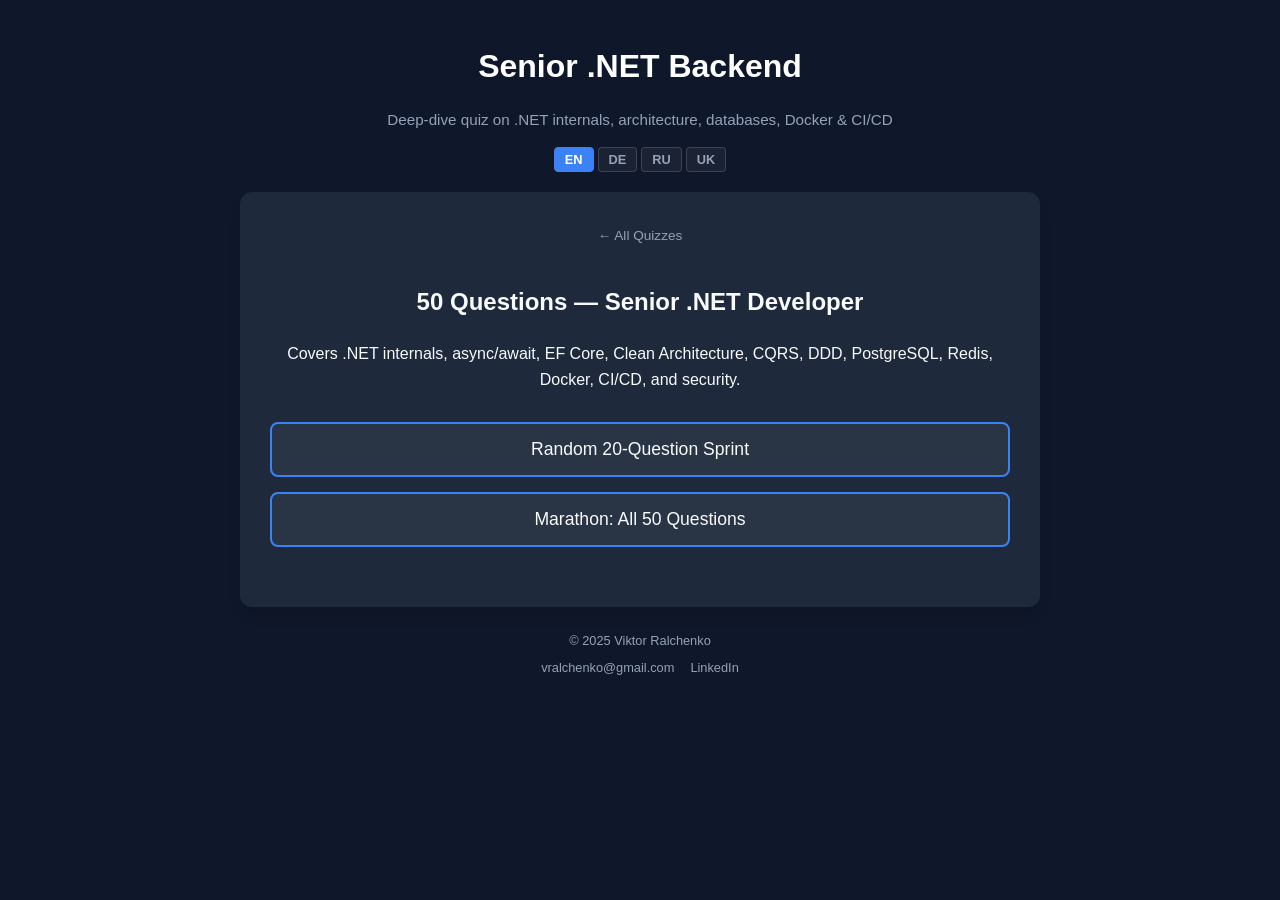
<file: fireart-senior-dotnet.html>
<!DOCTYPE html>
<html lang="en">
<head>
    <meta charset="UTF-8">
    <meta name="viewport" content="width=device-width, initial-scale=1.0">
    <title>Senior .NET Backend — Interview Quiz</title>
    <link rel="stylesheet" href="style.css">
</head>
<body>
    <div class="container">
        <div class="header">
            <h1 id="quiz-title"></h1>
            <p id="quiz-subtitle"></p>
            <div class="lang-selector">
                <button class="lang-btn" data-lang="en" onclick="setLang('en')">EN</button>
                <button class="lang-btn" data-lang="de" onclick="setLang('de')">DE</button>
                <button class="lang-btn" data-lang="ru" onclick="setLang('ru')">RU</button>
                <button class="lang-btn" data-lang="uk" onclick="setLang('uk')">UK</button>
            </div>
        </div>
        <div class="card active" id="setup-card">
            <a class="back-link" href="index.html">&#8592; All Quizzes</a>
            <h2 id="setup-heading"></h2>
            <p id="setup-desc"></p>
            <div class="batch-controls">
                <button class="batch-btn" onclick="startQuiz(20)" id="btn-sprint"></button>
                <button class="batch-btn" onclick="startQuiz(50)" id="btn-marathon"></button>
            </div>
        </div>
        <div id="quiz-area" style="display: none;">
            <div class="nav-bar">
                <a class="nav-btn" href="index.html" id="nav-all">&#8592; </a>
                <button class="nav-btn" onclick="location.reload()" id="nav-restart">&#8635; </button>
            </div>
            <div class="score-display">
                <span id="q-counter"></span>
                <span id="score-tracker"></span>
            </div>
            <div class="progress-bar"><div class="progress-fill" id="progress"></div></div>
            <div id="quiz-container"></div>
        </div>
        <div class="card" id="results-card">
            <h2 id="results-heading"></h2>
            <div class="final-score" id="final-score-text"></div>
            <p id="feedback-text" style="font-size: 1.1rem; margin-bottom: 30px;"></p>
            <div style="display: flex; gap: 12px; justify-content: center; flex-wrap: wrap;">
                <a class="restart-btn show" href="index.html" style="text-decoration: none;" id="res-all"></a>
                <button class="restart-btn show" onclick="location.reload()" id="res-restart"></button>
            </div>
        </div>
    </div>

<script>
const ui = {
    en: { title: "Senior .NET Backend", subtitle: "Deep-dive quiz on .NET internals, architecture, databases, Docker & CI/CD", heading: "50 Questions — Senior .NET Developer", desc: "Covers .NET internals, async/await, EF Core, Clean Architecture, CQRS, DDD, PostgreSQL, Redis, Docker, CI/CD, and security.", sprint: "Random 20-Question Sprint", marathon: "Marathon: All 50 Questions", allQuizzes: "\u2190 All Quizzes", restart: "\u21BB Restart", question: "Question", of: "of", score: "Score", explanation: "Explanation:", next: "Continue", complete: "Assessment Complete!", allBtn: "All Quizzes", restartBtn: "Restart Quiz", feedbackHigh: "Outstanding! You possess deep Senior-level architectural knowledge. You are ready for the Tech Lead interview.", feedbackMid: "Solid base! Review the explanations on EF Core, Docker optimizations, and asynchronous C# pitfalls.", feedbackLow: "Keep studying! Pay special attention to Microservices patterns (CQRS, Sagas) and Database Isolation." },
    de: { title: "Senior .NET Backend", subtitle: "Vertiefungsquiz zu .NET Internals, Architektur, Datenbanken, Docker & CI/CD", heading: "50 Fragen — Senior .NET Entwickler", desc: "Umfasst .NET Internals, async/await, EF Core, Clean Architecture, CQRS, DDD, PostgreSQL, Redis, Docker, CI/CD und Sicherheit.", sprint: "Zufällige 20-Fragen-Runde", marathon: "Marathon: Alle 50 Fragen", allQuizzes: "\u2190 Alle Quizze", restart: "\u21BB Neustart", question: "Frage", of: "von", score: "Punkte", explanation: "Erklärung:", next: "Weiter", complete: "Bewertung abgeschlossen!", allBtn: "Alle Quizze", restartBtn: "Quiz neustarten", feedbackHigh: "Hervorragend! Du verfügst über tiefgreifendes Senior-Level-Architekturwissen. Du bist bereit für das Tech-Lead-Interview.", feedbackMid: "Solide Grundlage! Wiederhole die Erklärungen zu EF Core, Docker-Optimierungen und asynchronen C#-Fallstricken.", feedbackLow: "Weiter lernen! Achte besonders auf Microservices-Patterns (CQRS, Sagas) und Datenbank-Isolation." },
    ru: { title: "Senior .NET Backend", subtitle: "Углублённый квиз по .NET internals, архитектуре, базам данных, Docker и CI/CD", heading: "50 вопросов — Senior .NET разработчик", desc: "Охватывает .NET internals, async/await, EF Core, Clean Architecture, CQRS, DDD, PostgreSQL, Redis, Docker, CI/CD и безопасность.", sprint: "Случайные 20 вопросов", marathon: "Марафон: все 50 вопросов", allQuizzes: "\u2190 Все квизы", restart: "\u21BB Заново", question: "Вопрос", of: "из", score: "Счёт", explanation: "Пояснение:", next: "Далее", complete: "Тест завершён!", allBtn: "Все квизы", restartBtn: "Начать заново", feedbackHigh: "Отлично! Вы обладаете глубокими архитектурными знаниями уровня Senior. Вы готовы к интервью на Tech Lead.", feedbackMid: "Хорошая база! Повторите пояснения по EF Core, оптимизации Docker и подводным камням асинхронного C#.", feedbackLow: "Продолжайте учиться! Обратите особое внимание на паттерны Microservices (CQRS, Sagas) и изоляцию баз данных." },
    uk: { title: "Senior .NET Backend", subtitle: "Поглиблений квіз з .NET internals, архітектури, баз даних, Docker та CI/CD", heading: "50 питань — Senior .NET розробник", desc: "Охоплює .NET internals, async/await, EF Core, Clean Architecture, CQRS, DDD, PostgreSQL, Redis, Docker, CI/CD та безпеку.", sprint: "Випадкові 20 питань", marathon: "Марафон: усі 50 питань", allQuizzes: "\u2190 Усі квізи", restart: "\u21BB Заново", question: "Питання", of: "з", score: "Рахунок", explanation: "Пояснення:", next: "Далі", complete: "Тест завершено!", allBtn: "Усі квізи", restartBtn: "Почати заново", feedbackHigh: "Чудово! Ви маєте глибокі архітектурні знання рівня Senior. Ви готові до інтерв'ю на Tech Lead.", feedbackMid: "Міцна основа! Повторіть пояснення щодо EF Core, оптимізації Docker та підводних каменів асинхронного C#.", feedbackLow: "Продовжуйте вчитися! Зверніть особливу увагу на патерни Microservices (CQRS, Sagas) та ізоляцію баз даних." }
};

const allQuestions = [
// ===== C# & .NET CORE =====
{ category: ".NET Internals", question: { en: "When should you use ValueTask<T> instead of Task<T>?", de: "Wann sollte man ValueTask<T> anstelle von Task<T> verwenden?", ru: "Когда следует использовать ValueTask<T> вместо Task<T>?", uk: "Коли слід використовувати ValueTask<T> замість Task<T>?" }, options: { en: ["Always, because it is essentially a struct version of Task.", "Only when the method frequently returns synchronously (e.g., cached results) to avoid heap allocations.", "When you need to await the result from multiple threads simultaneously.", "When running CPU-bound operations via Task.Run."], de: ["Immer, weil es im Grunde eine Struct-Version von Task ist.", "Nur wenn die Methode häufig synchron zurückkehrt (z.B. zwischengespeicherte Ergebnisse), um Heap-Allokationen zu vermeiden.", "Wenn man das Ergebnis von mehreren Threads gleichzeitig erwarten muss.", "Beim Ausführen von CPU-gebundenen Operationen über Task.Run."], ru: ["Всегда, потому что это просто struct-версия Task.", "Только когда метод часто возвращает результат синхронно (например, кэшированные данные), чтобы избежать выделений в куче.", "Когда нужно ожидать результат из нескольких потоков одновременно.", "При выполнении CPU-интенсивных операций через Task.Run."], uk: ["Завжди, бо це просто struct-версія Task.", "Тільки коли метод часто повертає результат синхронно (наприклад, кешовані дані), щоб уникнути алокацій у купі.", "Коли потрібно очікувати результат з кількох потоків одночасно.", "При виконанні CPU-інтенсивних операцій через Task.Run."] }, correctIndex: 1, explanation: { en: "ValueTask<T> is a struct. If an async method completes synchronously, ValueTask avoids allocating a Task object on the heap, saving GC pressure.", de: "ValueTask<T> ist ein Struct. Wenn eine async-Methode synchron abschliesst, vermeidet ValueTask die Allokation eines Task-Objekts auf dem Heap und reduziert den GC-Druck.", ru: "ValueTask<T> — это struct. Если асинхронный метод завершается синхронно, ValueTask позволяет избежать выделения объекта Task в куче, снижая нагрузку на сборщик мусора.", uk: "ValueTask<T> — це struct. Якщо асинхронний метод завершується синхронно, ValueTask дозволяє уникнути алокації об'єкта Task у купі, зменшуючи навантаження на збирач сміття." } },
{ category: ".NET Internals", question: { en: "What is the primary purpose of ConfigureAwait(false)?", de: "Was ist der Hauptzweck von ConfigureAwait(false)?", ru: "Каково основное назначение ConfigureAwait(false)?", uk: "Яке основне призначення ConfigureAwait(false)?" }, options: { en: ["It forces the task to run on a brand new background thread.", "It disables exceptions from being thrown back to the caller.", "It prevents the continuation from capturing the SynchronizationContext, avoiding deadlocks in UI/legacy apps.", "It tells the GC to immediately dispose of the Task when finished."], de: ["Es zwingt den Task, auf einem neuen Hintergrund-Thread zu laufen.", "Es deaktiviert Exceptions, die an den Aufrufer zurückgeworfen werden.", "Es verhindert, dass die Fortsetzung den SynchronizationContext erfasst, und vermeidet Deadlocks in UI-/Legacy-Anwendungen.", "Es weist den GC an, den Task sofort nach Abschluss freizugeben."], ru: ["Заставляет задачу выполняться в новом фоновом потоке.", "Отключает выбрасывание исключений обратно вызывающему коду.", "Предотвращает захват SynchronizationContext продолжением, избегая deadlock в UI-/legacy-приложениях.", "Указывает GC немедленно освободить Task после завершения."], uk: ["Змушує задачу виконуватися у новому фоновому потоці.", "Вимикає викидання винятків назад до викликаючого коду.", "Запобігає захопленню SynchronizationContext продовженням, уникаючи deadlock у UI-/legacy-застосунках.", "Вказує GC негайно звільнити Task після завершення."] }, correctIndex: 2, explanation: { en: "ConfigureAwait(false) allows the continuation of the async method to run on any ThreadPool thread, preventing deadlocks when the calling thread is blocked.", de: "ConfigureAwait(false) erlaubt es der Fortsetzung der async-Methode, auf einem beliebigen ThreadPool-Thread zu laufen, und verhindert Deadlocks, wenn der aufrufende Thread blockiert ist.", ru: "ConfigureAwait(false) позволяет продолжению асинхронного метода выполняться на любом потоке ThreadPool, предотвращая deadlock, когда вызывающий поток заблокирован.", uk: "ConfigureAwait(false) дозволяє продовженню асинхронного методу виконуватися на будь-якому потоці ThreadPool, запобігаючи deadlock, коли викликаючий потік заблокований." } },
{ category: ".NET Framework vs Core", question: { en: "Which is a major difference between .NET Framework and .NET Core?", de: "Was ist ein wesentlicher Unterschied zwischen .NET Framework und .NET Core?", ru: "В чём основное различие между .NET Framework и .NET Core?", uk: "У чому основна різниця між .NET Framework та .NET Core?" }, options: { en: [".NET Core uses WCF servers natively.", ".NET Core relies heavily on the Windows Registry.", ".NET Core is modular, cross-platform, and utilizes Kestrel instead of systemic IIS bindings.", ".NET Core does not have a Garbage Collector."], de: [".NET Core verwendet nativ WCF-Server.", ".NET Core ist stark von der Windows-Registry abhängig.", ".NET Core ist modular, plattformübergreifend und nutzt Kestrel anstelle von systemischen IIS-Bindungen.", ".NET Core hat keinen Garbage Collector."], ru: [".NET Core нативно использует WCF-серверы.", ".NET Core сильно зависит от реестра Windows.", ".NET Core модульный, кроссплатформенный и использует Kestrel вместо системных привязок IIS.", ".NET Core не имеет сборщика мусора."], uk: [".NET Core нативно використовує WCF-сервери.", ".NET Core сильно залежить від реєстру Windows.", ".NET Core модульний, кросплатформний та використовує Kestrel замість системних прив'язок IIS.", ".NET Core не має збирача сміття."] }, correctIndex: 2, explanation: { en: ".NET Core was completely rewritten to be cross-platform (Windows, Linux, macOS) and modular. It lacks legacy dependencies like WebForms.", de: ".NET Core wurde komplett neu geschrieben, um plattformübergreifend (Windows, Linux, macOS) und modular zu sein. Es fehlen Legacy-Abhängigkeiten wie WebForms.", ru: ".NET Core был полностью переписан для кроссплатформенности (Windows, Linux, macOS) и модульности. В нём нет устаревших зависимостей вроде WebForms.", uk: ".NET Core був повністю переписаний для кросплатформності (Windows, Linux, macOS) та модульності. У ньому немає застарілих залежностей на кшталт WebForms." } },
{ category: "Garbage Collection", question: { en: "What happens when an object hits the Large Object Heap (LOH)?", de: "Was passiert, wenn ein Objekt auf dem Large Object Heap (LOH) landet?", ru: "Что происходит, когда объект попадает в Large Object Heap (LOH)?", uk: "Що відбувається, коли об'єкт потрапляє до Large Object Heap (LOH)?" }, options: { en: ["It is collected in Gen 0.", "It triggers a full Gen 2 sweep because LOH collections are extremely expensive.", "It never gets garbage collected.", "It is automatically compressed mathematically."], de: ["Es wird in Gen 0 gesammelt.", "Es löst einen vollständigen Gen-2-Sweep aus, weil LOH-Sammlungen extrem teuer sind.", "Es wird nie vom Garbage Collector erfasst.", "Es wird automatisch mathematisch komprimiert."], ru: ["Собирается в Gen 0.", "Вызывает полную сборку Gen 2, потому что сборки LOH крайне затратны.", "Никогда не подвергается сборке мусора.", "Автоматически сжимается математически."], uk: ["Збирається у Gen 0.", "Викликає повне збирання Gen 2, тому що збирання LOH вкрай затратне.", "Ніколи не піддається збиранню сміття.", "Автоматично стискається математично."] }, correctIndex: 1, explanation: { en: "Objects over 85,000 bytes go to the LOH. Collecting the LOH also forces a full Gen 2 collection, which stops all threads (STW).", de: "Objekte über 85.000 Bytes landen im LOH. Die LOH-Sammlung erzwingt auch eine vollständige Gen-2-Sammlung, die alle Threads stoppt (STW).", ru: "Объекты более 85 000 байт попадают в LOH. Сборка LOH также вызывает полную сборку Gen 2, которая останавливает все потоки (STW).", uk: "Об'єкти понад 85 000 байт потрапляють до LOH. Збирання LOH також спричиняє повне збирання Gen 2, яке зупиняє всі потоки (STW)." } },
{ category: "Memory Management", question: { en: "Which statement about Span<T> is true?", de: "Welche Aussage über Span<T> ist richtig?", ru: "Какое утверждение о Span<T> верно?", uk: "Яке твердження про Span<T> правильне?" }, options: { en: ["Span<T> can be stored as a field in a class.", "Span<T> is a ref struct, meaning it can only live on the stack, guaranteeing memory safety without heap allocations.", "Span<T> is primarily used to interact with async/await state machines.", "Span<T> implements IEnumerable to allow LINQ queries."], de: ["Span<T> kann als Feld in einer Klasse gespeichert werden.", "Span<T> ist ein ref struct, das heisst, es kann nur auf dem Stack existieren und garantiert Speichersicherheit ohne Heap-Allokationen.", "Span<T> wird hauptsächlich zur Interaktion mit async/await-Zustandsmaschinen verwendet.", "Span<T> implementiert IEnumerable, um LINQ-Abfragen zu ermöglichen."], ru: ["Span<T> можно хранить как поле в классе.", "Span<T> — это ref struct, то есть он может существовать только на стеке, гарантируя безопасность памяти без выделений в куче.", "Span<T> в основном используется для взаимодействия с конечными автоматами async/await.", "Span<T> реализует IEnumerable для поддержки LINQ-запросов."], uk: ["Span<T> можна зберігати як поле у класі.", "Span<T> — це ref struct, тобто він може існувати тільки на стеку, гарантуючи безпеку пам'яті без алокацій у купі.", "Span<T> в основному використовується для взаємодії зі скінченними автоматами async/await.", "Span<T> реалізує IEnumerable для підтримки LINQ-запитів."] }, correctIndex: 1, explanation: { en: "Span<T> is a ref struct. It cannot be boxed or stored in the heap. It provides a highly optimized, zero-allocation window into contiguous memory.", de: "Span<T> ist ein ref struct. Es kann nicht geboxt oder auf dem Heap gespeichert werden. Es bietet ein hochoptimiertes, allokationsfreies Fenster in zusammenhängenden Speicher.", ru: "Span<T> — это ref struct. Его нельзя упаковать или сохранить в куче. Он обеспечивает высокооптимизированное окно в непрерывную память без аллокаций.", uk: "Span<T> — це ref struct. Його не можна запакувати або зберегти у купі. Він забезпечує високооптимізоване вікно у безперервну пам'ять без алокацій." } },
{ category: "Entity Framework", question: { en: "What is a major pitfall of using IEnumerable<T> instead of IQueryable<T> when accessing EF Core?", de: "Was ist eine grosse Falle bei der Verwendung von IEnumerable<T> anstelle von IQueryable<T> beim Zugriff auf EF Core?", ru: "Какова главная ловушка при использовании IEnumerable<T> вместо IQueryable<T> при работе с EF Core?", uk: "Яка головна пастка при використанні IEnumerable<T> замість IQueryable<T> при роботі з EF Core?" }, options: { en: ["IEnumerable queries cannot be joined with other tables.", "Applying a .Where() to an IEnumerable pulls the entire table into memory first.", "IEnumerable causes a database deadlock if accessed across threads.", "IEnumerable does not support async traversal."], de: ["IEnumerable-Abfragen können nicht mit anderen Tabellen verknüpft werden.", "Das Anwenden eines .Where() auf ein IEnumerable lädt zuerst die gesamte Tabelle in den Speicher.", "IEnumerable verursacht einen Datenbank-Deadlock bei threadübergreifendem Zugriff.", "IEnumerable unterstützt keine asynchrone Traversierung."], ru: ["Запросы IEnumerable не могут быть объединены с другими таблицами.", "Применение .Where() к IEnumerable сначала загружает всю таблицу в память.", "IEnumerable вызывает deadlock базы данных при доступе из нескольких потоков.", "IEnumerable не поддерживает асинхронный обход."], uk: ["Запити IEnumerable не можуть бути об'єднані з іншими таблицями.", "Застосування .Where() до IEnumerable спочатку завантажує всю таблицю у пам'ять.", "IEnumerable спричиняє deadlock бази даних при доступі з кількох потоків.", "IEnumerable не підтримує асинхронний обхід."] }, correctIndex: 1, explanation: { en: "IQueryable builds a SQL expression tree executed by the DB. IEnumerable immediately materializes the query, downloading all rows to RAM before filtering.", de: "IQueryable erstellt einen SQL-Ausdrucksbaum, der von der DB ausgeführt wird. IEnumerable materialisiert die Abfrage sofort und lädt alle Zeilen in den RAM, bevor gefiltert wird.", ru: "IQueryable строит дерево выражений SQL, выполняемое базой данных. IEnumerable немедленно материализует запрос, загружая все строки в RAM перед фильтрацией.", uk: "IQueryable будує дерево виразів SQL, що виконується базою даних. IEnumerable негайно матеріалізує запит, завантажуючи всі рядки у RAM перед фільтрацією." } },
{ category: "Async Programming", question: { en: "How do you mitigate deadlocks in asynchronous C# code?", de: "Wie vermeidet man Deadlocks in asynchronem C#-Code?", ru: "Как предотвратить deadlock в асинхронном C#-коде?", uk: "Як запобігти deadlock в асинхронному C#-коді?" }, options: { en: ["By using Thread.Sleep().", "By using .Result or .Wait() instead of await.", "Never block async code using .Result or .Wait(). Use 'await' all the way down the stack.", "By disabling the Garbage Collector during execution."], de: ["Durch die Verwendung von Thread.Sleep().", "Durch die Verwendung von .Result oder .Wait() anstelle von await.", "Niemals async-Code mit .Result oder .Wait() blockieren. Durchgehend 'await' im gesamten Stack verwenden.", "Durch Deaktivierung des Garbage Collectors während der Ausführung."], ru: ["Используя Thread.Sleep().", "Используя .Result или .Wait() вместо await.", "Никогда не блокировать async-код с помощью .Result или .Wait(). Использовать 'await' по всему стеку вызовов.", "Отключив сборщик мусора во время выполнения."], uk: ["Використовуючи Thread.Sleep().", "Використовуючи .Result або .Wait() замість await.", "Ніколи не блокувати async-код за допомогою .Result або .Wait(). Використовувати 'await' по всьому стеку викликів.", "Вимкнувши збирач сміття під час виконання."] }, correctIndex: 2, explanation: { en: "Using .Result blocks the current thread until the task finishes. If the task requires that same thread to finish its continuation, it deadlocks.", de: "Die Verwendung von .Result blockiert den aktuellen Thread, bis der Task abgeschlossen ist. Wenn der Task denselben Thread für seine Fortsetzung benötigt, entsteht ein Deadlock.", ru: "Использование .Result блокирует текущий поток до завершения задачи. Если задаче нужен тот же поток для продолжения, возникает deadlock.", uk: "Використання .Result блокує поточний потік до завершення задачі. Якщо задачі потрібен той самий потік для продовження, виникає deadlock." } },
{ category: "Task vs Thread", question: { en: "What is the difference between Task.Run and Task.Factory.StartNew?", de: "Was ist der Unterschied zwischen Task.Run und Task.Factory.StartNew?", ru: "В чём разница между Task.Run и Task.Factory.StartNew?", uk: "У чому різниця між Task.Run та Task.Factory.StartNew?" }, options: { en: ["Task.Run is strictly for UI threads.", "Task.Run is the safe, modern wrapper defaults for CPU-bound work and automatically unwraps child tasks.", "Task.Factory.StartNew is exclusively for asynchronous I/O.", "They are functionally identical in .NET 8."], de: ["Task.Run ist ausschliesslich für UI-Threads.", "Task.Run ist der sichere, moderne Standardwrapper für CPU-gebundene Arbeit und entpackt Child-Tasks automatisch.", "Task.Factory.StartNew ist ausschliesslich für asynchrone I/O.", "Sie sind funktional identisch in .NET 8."], ru: ["Task.Run предназначен только для UI-потоков.", "Task.Run — безопасная современная обёртка по умолчанию для CPU-интенсивной работы, автоматически разворачивающая вложенные задачи.", "Task.Factory.StartNew предназначен исключительно для асинхронного I/O.", "Они функционально идентичны в .NET 8."], uk: ["Task.Run призначений тільки для UI-потоків.", "Task.Run — безпечна сучасна обгортка за замовчуванням для CPU-інтенсивної роботи, що автоматично розгортає вкладені задачі.", "Task.Factory.StartNew призначений виключно для асинхронного I/O.", "Вони функціонально ідентичні у .NET 8."] }, correctIndex: 1, explanation: { en: "Task.Run uses the ThreadPool and automatically unwraps nested tasks. StartNew is low-level and does not unwrap nested tasks automatically.", de: "Task.Run verwendet den ThreadPool und entpackt verschachtelte Tasks automatisch. StartNew ist Low-Level und entpackt verschachtelte Tasks nicht automatisch.", ru: "Task.Run использует ThreadPool и автоматически разворачивает вложенные задачи. StartNew — низкоуровневый и не разворачивает вложенные задачи автоматически.", uk: "Task.Run використовує ThreadPool та автоматично розгортає вкладені задачі. StartNew — низькорівневий і не розгортає вкладені задачі автоматично." } },
{ category: "Dependency Injection", question: { en: "What happens if you inject a Scoped service into a Singleton service in ASP.NET Core?", de: "Was passiert, wenn man einen Scoped-Service in einen Singleton-Service in ASP.NET Core injiziert?", ru: "Что произойдёт, если внедрить Scoped-сервис в Singleton-сервис в ASP.NET Core?", uk: "Що станеться, якщо впровадити Scoped-сервіс у Singleton-сервіс у ASP.NET Core?" }, options: { en: ["It works normally.", "It throws a Captive Dependency Exception because it creates a memory leak by keeping the Scoped service alive indefinitely.", "The Singleton automatically changes to Scoped.", "The Scoped service is ignored."], de: ["Es funktioniert normal.", "Es wirft eine Captive-Dependency-Ausnahme, weil ein Speicherleck entsteht, da der Scoped-Service unbegrenzt am Leben gehalten wird.", "Der Singleton ändert sich automatisch zu Scoped.", "Der Scoped-Service wird ignoriert."], ru: ["Работает нормально.", "Выбрасывает исключение Captive Dependency, потому что создаёт утечку памяти, удерживая Scoped-сервис бесконечно.", "Singleton автоматически меняется на Scoped.", "Scoped-сервис игнорируется."], uk: ["Працює нормально.", "Кидає виняток Captive Dependency, тому що створює витік пам'яті, утримуючи Scoped-сервіс нескінченно.", "Singleton автоматично змінюється на Scoped.", "Scoped-сервіс ігнорується."] }, correctIndex: 1, explanation: { en: "This creates a 'Captive Dependency'. The Singleton holds a reference to the Scoped service, preventing it from being garbage collected.", de: "Dies erzeugt eine 'Captive Dependency'. Der Singleton hält eine Referenz auf den Scoped-Service und verhindert dessen Garbage Collection.", ru: "Это создаёт 'Captive Dependency'. Singleton удерживает ссылку на Scoped-сервис, предотвращая его сборку мусора.", uk: "Це створює 'Captive Dependency'. Singleton утримує посилання на Scoped-сервіс, запобігаючи його збиранню сміття." } },
{ category: "ASP.NET Core", question: { en: "In ASP.NET Core, the Middleware pipeline executes in what order?", de: "In welcher Reihenfolge wird die Middleware-Pipeline in ASP.NET Core ausgeführt?", ru: "В каком порядке выполняется Middleware-пайплайн в ASP.NET Core?", uk: "У якому порядку виконується Middleware-пайплайн у ASP.NET Core?" }, options: { en: ["Randomly based on DI.", "In the exact order they are added in Program.cs (top-down in, bottom-up out).", "Reverse order of registration.", "Routing middleware always executes last."], de: ["Zufällig basierend auf DI.", "In der exakten Reihenfolge, in der sie in Program.cs hinzugefügt werden (von oben nach unten rein, von unten nach oben raus).", "In umgekehrter Registrierungsreihenfolge.", "Routing-Middleware wird immer zuletzt ausgeführt."], ru: ["Случайно на основе DI.", "В точном порядке добавления в Program.cs (сверху вниз на входе, снизу вверх на выходе).", "В обратном порядке регистрации.", "Routing middleware всегда выполняется последним."], uk: ["Випадково на основі DI.", "У точному порядку додавання у Program.cs (зверху вниз на вході, знизу вгору на виході).", "У зворотному порядку реєстрації.", "Routing middleware завжди виконується останнім."] }, correctIndex: 1, explanation: { en: "Middleware follows the Chain of Responsibility pattern. The request flows through middlewares in the order they are added via 'app.Use...()'.", de: "Middleware folgt dem Chain-of-Responsibility-Pattern. Die Anfrage fliesst durch Middlewares in der Reihenfolge, in der sie über 'app.Use...()' hinzugefügt wurden.", ru: "Middleware следует паттерну Chain of Responsibility. Запрос проходит через middleware в порядке их добавления через 'app.Use...()'.", uk: "Middleware слідує патерну Chain of Responsibility. Запит проходить через middleware у порядку їх додавання через 'app.Use...()'." } },
{ category: "Performance Optimization", question: { en: "What is the primary difference between AddHttpClient and new HttpClient()?", de: "Was ist der Hauptunterschied zwischen AddHttpClient und new HttpClient()?", ru: "В чём основное различие между AddHttpClient и new HttpClient()?", uk: "У чому основна різниця між AddHttpClient та new HttpClient()?" }, options: { en: ["AddHttpClient encrypts traffic automatically.", "new HttpClient() leaves TCP sockets in a TIME_WAIT state after disposal, causing socket exhaustion under heavy load.", "new HttpClient() is faster.", "AddHttpClient cannot use standard HTTP verbs."], de: ["AddHttpClient verschlüsselt den Datenverkehr automatisch.", "new HttpClient() hinterlässt TCP-Sockets im TIME_WAIT-Zustand nach der Freigabe, was bei hoher Last zu Socket-Erschöpfung führt.", "new HttpClient() ist schneller.", "AddHttpClient kann keine Standard-HTTP-Verben verwenden."], ru: ["AddHttpClient автоматически шифрует трафик.", "new HttpClient() оставляет TCP-сокеты в состоянии TIME_WAIT после освобождения, вызывая исчерпание сокетов при высокой нагрузке.", "new HttpClient() быстрее.", "AddHttpClient не может использовать стандартные HTTP-глаголы."], uk: ["AddHttpClient автоматично шифрує трафік.", "new HttpClient() залишає TCP-сокети у стані TIME_WAIT після звільнення, спричиняючи вичерпання сокетів при високому навантаженні.", "new HttpClient() швидший.", "AddHttpClient не може використовувати стандартні HTTP-дієслова."] }, correctIndex: 1, explanation: { en: "Instantiating HttpClient manually creates a new socket connection. Releasing it leaves it in TIME_WAIT. AddHttpClient utilizes IHttpClientFactory to pool socket connections safely.", de: "Das manuelle Instanziieren von HttpClient erstellt eine neue Socket-Verbindung. Die Freigabe hinterlässt sie im TIME_WAIT-Zustand. AddHttpClient nutzt IHttpClientFactory, um Socket-Verbindungen sicher zu poolen.", ru: "Ручное создание HttpClient открывает новое сокет-соединение. При освобождении оно остаётся в TIME_WAIT. AddHttpClient использует IHttpClientFactory для безопасного пулинга сокет-соединений.", uk: "Ручне створення HttpClient відкриває нове сокет-з'єднання. При звільненні воно залишається у TIME_WAIT. AddHttpClient використовує IHttpClientFactory для безпечного пулінгу сокет-з'єднань." } },
{ category: "C# Features", question: { en: "What is the main benefit of C# Records?", de: "Was ist der Hauptvorteil von C# Records?", ru: "В чём основное преимущество C# Records?", uk: "У чому основна перевага C# Records?" }, options: { en: ["They compile directly to raw machine code without MSIL.", "They provide built-in, value-based equality semantics for reference types, making them perfect for immutable DTOs.", "They allow multiple inheritance.", "They automatically serialize to XML."], de: ["Sie kompilieren direkt zu Maschinencode ohne MSIL.", "Sie bieten eingebaute, wertbasierte Gleichheitssemantik für Referenztypen, ideal für unveränderliche DTOs.", "Sie ermöglichen Mehrfachvererbung.", "Sie serialisieren automatisch zu XML."], ru: ["Они компилируются напрямую в машинный код без MSIL.", "Они предоставляют встроенную семантику равенства по значению для ссылочных типов, что идеально для неизменяемых DTO.", "Они допускают множественное наследование.", "Они автоматически сериализуются в XML."], uk: ["Вони компілюються напряму у машинний код без MSIL.", "Вони надають вбудовану семантику рівності за значенням для посилкових типів, що ідеально для незмінних DTO.", "Вони дозволяють множинне успадкування.", "Вони автоматично серіалізуються у XML."] }, correctIndex: 1, explanation: { en: "Records are reference types but compare their values properties automatically, instead of comparing memory references like classic classes. Great for DDD and CQRS.", de: "Records sind Referenztypen, vergleichen aber automatisch ihre Werteigenschaften, anstatt Speicherreferenzen wie klassische Klassen zu vergleichen. Ideal für DDD und CQRS.", ru: "Records — ссылочные типы, но автоматически сравнивают свойства по значению, а не ссылки в памяти как классические классы. Отлично подходят для DDD и CQRS.", uk: "Records — посилкові типи, але автоматично порівнюють властивості за значенням, а не посилання у пам'яті як класичні класи. Чудово підходять для DDD та CQRS." } },
{ category: "Resilience Patterns", question: { en: "How do you implement resilience in .NET HTTP calls using Polly?", de: "Wie implementiert man Resilienz in .NET-HTTP-Aufrufen mit Polly?", ru: "Как реализовать отказоустойчивость в HTTP-вызовах .NET с помощью Polly?", uk: "Як реалізувати відмовостійкість у HTTP-викликах .NET за допомогою Polly?" }, options: { en: ["By wrapping calls in nested try-catch blocks.", "By defining policies like Retries with Exponential Backoff and Circuit Breakers on the IHttpClientBuilder.", "By increasing timeout limits to 300 seconds.", "By restarting the server node dynamically."], de: ["Durch Einschliessen von Aufrufen in verschachtelte Try-Catch-Blöcke.", "Durch Definition von Policies wie Retries mit exponentiellem Backoff und Circuit Breaker auf dem IHttpClientBuilder.", "Durch Erhöhung der Timeout-Limits auf 300 Sekunden.", "Durch dynamisches Neustarten des Server-Knotens."], ru: ["Оборачивая вызовы во вложенные try-catch блоки.", "Определяя политики, такие как Retry с экспоненциальным Backoff и Circuit Breaker на IHttpClientBuilder.", "Увеличивая лимиты таймаута до 300 секунд.", "Динамически перезапуская серверный узел."], uk: ["Обгортаючи виклики у вкладені try-catch блоки.", "Визначаючи політики, такі як Retry з експоненційним Backoff та Circuit Breaker на IHttpClientBuilder.", "Збільшуючи ліміти таймауту до 300 секунд.", "Динамічно перезапускаючи серверний вузол."] }, correctIndex: 1, explanation: { en: "Polly allows you to configure rules: e.g. 'If network fails, wait 2 seconds, try again. If fails 3 times, open a Circuit Breaker'.", de: "Polly ermöglicht die Konfiguration von Regeln: z.B. 'Bei Netzwerkfehler 2 Sekunden warten, erneut versuchen. Nach 3 Fehlschlägen den Circuit Breaker öffnen'.", ru: "Polly позволяет настраивать правила: например, 'При сбое сети подождать 2 секунды, повторить. После 3 неудач открыть Circuit Breaker'.", uk: "Polly дозволяє налаштовувати правила: наприклад, 'При збої мережі зачекати 2 секунди, повторити. Після 3 невдач відкрити Circuit Breaker'." } },
{ category: "Generics", question: { en: "What does Covariance ('out' keyword) allow in C# generics?", de: "Was ermöglicht Kovarianz ('out'-Schlüsselwort) in C#-Generics?", ru: "Что позволяет ковариантность (ключевое слово 'out') в C#-дженериках?", uk: "Що дозволяє коваріантність (ключове слово 'out') у C#-дженериках?" }, options: { en: ["Using a more derived type than specified (e.g. assigning IEnumerable<Dog> to IEnumerable<Animal>).", "Using a less derived type than specified.", "Allowing generics to accept structural integers.", "Bypassing type safety arrays."], de: ["Die Verwendung eines stärker abgeleiteten Typs als angegeben (z.B. Zuweisen von IEnumerable<Dog> zu IEnumerable<Animal>).", "Die Verwendung eines weniger abgeleiteten Typs als angegeben.", "Ermöglicht Generics, strukturelle Ganzzahlen zu akzeptieren.", "Umgehung der Typsicherheit von Arrays."], ru: ["Использование более производного типа, чем указано (например, присвоение IEnumerable<Dog> к IEnumerable<Animal>).", "Использование менее производного типа, чем указано.", "Разрешение дженерикам принимать структурные целые числа.", "Обход типобезопасности массивов."], uk: ["Використання більш похідного типу, ніж вказано (наприклад, присвоєння IEnumerable<Dog> до IEnumerable<Animal>).", "Використання менш похідного типу, ніж вказано.", "Дозвіл дженерикам приймати структурні цілі числа.", "Обхід типобезпеки масивів."] }, correctIndex: 0, explanation: { en: "Covariance means you can treat a collection of derived objects (Dogs) as a collection of base objects (Animals), because you are only reading them 'out'.", de: "Kovarianz bedeutet, dass man eine Sammlung abgeleiteter Objekte (Dogs) als Sammlung von Basisobjekten (Animals) behandeln kann, weil man sie nur 'herausliest'.", ru: "Ковариантность означает, что коллекцию производных объектов (Dogs) можно рассматривать как коллекцию базовых объектов (Animals), потому что вы только читаете их 'наружу'.", uk: "Коваріантність означає, що колекцію похідних об'єктів (Dogs) можна розглядати як колекцію базових об'єктів (Animals), тому що ви тільки читаєте їх 'назовні'." } },
{ category: "Async Cancellation", question: { en: "Why is CancellationTokenSource critical in ASP.NET Core API design?", de: "Warum ist CancellationTokenSource entscheidend im ASP.NET Core API-Design?", ru: "Почему CancellationTokenSource критически важен в дизайне API на ASP.NET Core?", uk: "Чому CancellationTokenSource критично важливий у дизайні API на ASP.NET Core?" }, options: { en: ["It generates secure JWT tokens.", "It allows cooperative cancellation; if the user closes their browser, the token is triggered, stopping downstream SQL queries instantly.", "It deletes expired cookies.", "It overrides the GC timeout limit."], de: ["Es generiert sichere JWT-Tokens.", "Es ermöglicht kooperative Abbruchsteuerung; wenn der Benutzer den Browser schliesst, wird das Token ausgelöst und stoppt nachgelagerte SQL-Abfragen sofort.", "Es löscht abgelaufene Cookies.", "Es überschreibt das GC-Timeout-Limit."], ru: ["Генерирует безопасные JWT-токены.", "Обеспечивает кооперативную отмену; если пользователь закрывает браузер, токен срабатывает, мгновенно останавливая нижестоящие SQL-запросы.", "Удаляет просроченные cookies.", "Переопределяет лимит таймаута GC."], uk: ["Генерує безпечні JWT-токени.", "Забезпечує кооперативне скасування; якщо користувач закриває браузер, токен спрацьовує, миттєво зупиняючи нижчестоящі SQL-запити.", "Видаляє прострочені cookies.", "Перевизначає ліміт таймауту GC."] }, correctIndex: 1, explanation: { en: "Passing CancellationToken through your entire stack ensures that if an HTTP request is aborted, the system doesn't waste database/CPU cycles computing a response nobody will receive.", de: "Das Durchreichen von CancellationToken durch den gesamten Stack stellt sicher, dass bei einem abgebrochenen HTTP-Request das System keine Datenbank-/CPU-Zyklen verschwendet.", ru: "Передача CancellationToken по всему стеку гарантирует, что при прерванном HTTP-запросе система не тратит ресурсы базы данных/CPU на вычисление ответа, который никто не получит.", uk: "Передача CancellationToken по всьому стеку гарантує, що при перерваному HTTP-запиті система не витрачає ресурси бази даних/CPU на обчислення відповіді, яку ніхто не отримає." } },
// ===== ARCHITECTURE & DESIGN PATTERNS =====
{ category: "Clean Architecture", question: { en: "In Clean Architecture, which layer should contain the Core Entities and business logic exceptions?", de: "In Clean Architecture, welche Schicht sollte die Core Entities und Business-Logik-Ausnahmen enthalten?", ru: "В Clean Architecture, какой слой должен содержать Core Entities и исключения бизнес-логики?", uk: "У Clean Architecture, який шар має містити Core Entities та винятки бізнес-логіки?" }, options: { en: ["Infrastructure", "Application", "Domain", "Presentation"], de: ["Infrastructure", "Application", "Domain", "Presentation"], ru: ["Infrastructure", "Application", "Domain", "Presentation"], uk: ["Infrastructure", "Application", "Domain", "Presentation"] }, correctIndex: 2, explanation: { en: "The Domain Layer sits at the center. It has zero dependencies on any other project or outer frameworks, containing pure business logic.", de: "Die Domain-Schicht steht im Zentrum. Sie hat keinerlei Abhängigkeiten zu anderen Projekten oder äusseren Frameworks und enthält reine Business-Logik.", ru: "Слой Domain находится в центре. У него нет зависимостей от других проектов или внешних фреймворков — только чистая бизнес-логика.", uk: "Шар Domain знаходиться у центрі. У нього немає залежностей від інших проєктів або зовнішніх фреймворків — тільки чиста бізнес-логіка." } },
{ category: "Clean Architecture", question: { en: "According to the dependency rule in Clean Architecture, how should layers interact?", de: "Gemäss der Abhängigkeitsregel in Clean Architecture, wie sollten Schichten interagieren?", ru: "Согласно правилу зависимостей в Clean Architecture, как должны взаимодействовать слои?", uk: "Згідно з правилом залежностей у Clean Architecture, як мають взаємодіяти шари?" }, options: { en: ["Outer layers depend on inner layers.", "Inner layers depend on outer layers.", "All layers depend on UI.", "Database depends on Application."], de: ["Äussere Schichten hängen von inneren Schichten ab.", "Innere Schichten hängen von äusseren Schichten ab.", "Alle Schichten hängen von der UI ab.", "Die Datenbank hängt von Application ab."], ru: ["Внешние слои зависят от внутренних.", "Внутренние слои зависят от внешних.", "Все слои зависят от UI.", "База данных зависит от Application."], uk: ["Зовнішні шари залежать від внутрішніх.", "Внутрішні шари залежать від зовнішніх.", "Всі шари залежать від UI.", "База даних залежить від Application."] }, correctIndex: 0, explanation: { en: "Dependencies must only point inward. Domain knows nothing about Application. Application knows nothing about Infrastructure.", de: "Abhängigkeiten dürfen nur nach innen zeigen. Domain weiss nichts über Application. Application weiss nichts über Infrastructure.", ru: "Зависимости должны указывать только внутрь. Domain ничего не знает об Application. Application ничего не знает об Infrastructure.", uk: "Залежності мають вказувати тільки всередину. Domain нічого не знає про Application. Application нічого не знає про Infrastructure." } },
{ category: "CQRS", question: { en: "When should you implement CQRS?", de: "Wann sollte man CQRS implementieren?", ru: "Когда следует внедрять CQRS?", uk: "Коли слід впроваджувати CQRS?" }, options: { en: ["For simple CRUD applications.", "When read and write workloads have drastically different performance, scaling, or database model requirements.", "When migrating to NoSQL.", "Always, it is mandatory in .NET 8."], de: ["Für einfache CRUD-Anwendungen.", "Wenn Lese- und Schreiblasten drastisch unterschiedliche Anforderungen an Performance, Skalierung oder Datenbankmodelle haben.", "Bei der Migration zu NoSQL.", "Immer, es ist obligatorisch in .NET 8."], ru: ["Для простых CRUD-приложений.", "Когда нагрузки на чтение и запись имеют радикально разные требования к производительности, масштабированию или модели базы данных.", "При миграции на NoSQL.", "Всегда, это обязательно в .NET 8."], uk: ["Для простих CRUD-застосунків.", "Коли навантаження на читання та запис мають радикально різні вимоги до продуктивності, масштабування або моделі бази даних.", "При міграції на NoSQL.", "Завжди, це обов'язково у .NET 8."] }, correctIndex: 1, explanation: { en: "CQRS separates Commands (writes) from Queries (reads). It adds overhead but is critical when you need to scale database reads 100x more than database writes.", de: "CQRS trennt Commands (Schreibvorgänge) von Queries (Lesevorgänge). Es erzeugt Overhead, ist aber entscheidend, wenn Datenbanklesevorgänge 100x mehr skaliert werden müssen als Schreibvorgänge.", ru: "CQRS разделяет Commands (запись) и Queries (чтение). Это добавляет сложность, но критически важно, когда нужно масштабировать чтение из БД в 100 раз больше, чем запись.", uk: "CQRS розділяє Commands (запис) та Queries (читання). Це додає складність, але критично важливо, коли потрібно масштабувати читання з БД у 100 разів більше, ніж запис." } },
{ category: "DDD", question: { en: "What is an Aggregate Root in Domain-Driven Design?", de: "Was ist ein Aggregate Root in Domain-Driven Design?", ru: "Что такое Aggregate Root в Domain-Driven Design?", uk: "Що таке Aggregate Root у Domain-Driven Design?" }, options: { en: ["A materialized view.", "A DB migration script.", "A single entity that guards the consistency boundaries for a cluster of associated child entities.", "A global exception handler."], de: ["Eine materialisierte View.", "Ein DB-Migrationsskript.", "Eine einzelne Entität, die die Konsistenzgrenzen für eine Gruppe zugehöriger Kind-Entitäten schützt.", "Ein globaler Exception-Handler."], ru: ["Материализованное представление.", "Скрипт миграции БД.", "Единственная сущность, которая охраняет границы согласованности для группы связанных дочерних сущностей.", "Глобальный обработчик исключений."], uk: ["Матеріалізоване представлення.", "Скрипт міграції БД.", "Єдина сутність, яка охороняє межі узгодженості для групи пов'язаних дочірніх сутностей.", "Глобальний обробник винятків."] }, correctIndex: 2, explanation: { en: "An Aggregate Root is the ONLY entry point to a group of related objects. e.g. You cannot modify an 'OrderLine' without going through the 'Order' aggregate root to update totals.", de: "Ein Aggregate Root ist der EINZIGE Einstiegspunkt zu einer Gruppe verwandter Objekte. Z.B. kann man eine 'OrderLine' nicht ändern, ohne über das 'Order'-Aggregate-Root die Summen zu aktualisieren.", ru: "Aggregate Root — ЕДИНСТВЕННАЯ точка входа к группе связанных объектов. Например, нельзя изменить 'OrderLine', не обратившись через Aggregate Root 'Order' для обновления итогов.", uk: "Aggregate Root — ЄДИНА точка входу до групи пов'язаних об'єктів. Наприклад, не можна змінити 'OrderLine', не звернувшись через Aggregate Root 'Order' для оновлення підсумків." } },
{ category: "Design Patterns", question: { en: "What is a major limitation of the standard generic Repository pattern over Entity Framework Core?", de: "Was ist eine wesentliche Einschränkung des generischen Repository-Patterns gegenüber Entity Framework Core?", ru: "Каков основной недостаток стандартного обобщённого паттерна Repository поверх Entity Framework Core?", uk: "Який основний недолік стандартного узагальненого патерну Repository поверх Entity Framework Core?" }, options: { en: ["EF Core DbSets are already Repositories, so creating a generic wrap over them is often considered a redundant anti-pattern.", "It stops LINQ usage.", "It causes database deadlocks natively.", "It blocks dependency injection."], de: ["EF Core DbSets sind bereits Repositories, daher wird ein generischer Wrapper darüber oft als redundantes Anti-Pattern betrachtet.", "Es verhindert die LINQ-Nutzung.", "Es verursacht nativ Datenbank-Deadlocks.", "Es blockiert Dependency Injection."], ru: ["EF Core DbSet уже являются репозиториями, поэтому создание обобщённой обёртки над ними часто считается избыточным анти-паттерном.", "Блокирует использование LINQ.", "Нативно вызывает deadlock базы данных.", "Блокирует внедрение зависимостей."], uk: ["EF Core DbSet вже є репозиторіями, тому створення узагальненої обгортки над ними часто вважається надлишковим анти-патерном.", "Блокує використання LINQ.", "Нативно спричиняє deadlock бази даних.", "Блокує впровадження залежностей."] }, correctIndex: 0, explanation: { en: "DbContext is already a Unit of Work, and DbSet is already a Repository. Wrapping a generic repository over EF hides EF's powerful features like IQueryable translation.", de: "DbContext ist bereits eine Unit of Work und DbSet ist bereits ein Repository. Ein generisches Repository über EF zu legen, verbirgt EFs mächtige Funktionen wie IQueryable-Translation.", ru: "DbContext — уже Unit of Work, а DbSet — уже Repository. Обёртывание обобщённым репозиторием скрывает мощные возможности EF, такие как трансляция IQueryable.", uk: "DbContext — вже Unit of Work, а DbSet — вже Repository. Обгортання узагальненим репозиторієм приховує потужні можливості EF, такі як трансляція IQueryable." } },
{ category: "Microservices", question: { en: "How do you handle distributed transactions across Microservices?", de: "Wie handhabt man verteilte Transaktionen über Microservices hinweg?", ru: "Как обрабатывать распределённые транзакции между Microservices?", uk: "Як обробляти розподілені транзакції між Microservices?" }, options: { en: ["Traditional 2PC (Two-Phase Commit).", "Using the Saga Pattern, issuing compensating transactions if a downstream step fails.", "Sharing the same physical database across all microservices.", "Foreign key constraints."], de: ["Traditionelles 2PC (Two-Phase Commit).", "Mit dem Saga-Pattern, das kompensierende Transaktionen ausgibt, wenn ein nachgelagerter Schritt fehlschlägt.", "Gemeinsame physische Datenbank für alle Microservices.", "Fremdschlüssel-Constraints."], ru: ["Традиционный 2PC (Two-Phase Commit).", "С помощью паттерна Saga, выполняя компенсирующие транзакции, если нижестоящий шаг не удаётся.", "Использование одной физической базы данных для всех микросервисов.", "Ограничения внешних ключей."], uk: ["Традиційний 2PC (Two-Phase Commit).", "За допомогою патерну Saga, виконуючи компенсуючі транзакції, якщо нижчестоящий крок не вдається.", "Використання однієї фізичної бази даних для всіх мікросервісів.", "Обмеження зовнішніх ключів."] }, correctIndex: 1, explanation: { en: "2PC is blocking and heavily kills scale. In Sagas, if Service A completes and Service B fails, Service B emits a 'Failed' event, and Service A undoes its local commit.", de: "2PC ist blockierend und beeinträchtigt die Skalierung stark. Bei Sagas: Wenn Service A abschliesst und Service B fehlschlägt, sendet Service B ein 'Failed'-Event, und Service A macht seinen lokalen Commit rückgängig.", ru: "2PC блокирующий и сильно снижает масштабируемость. В Sagas, если Service A завершился, а Service B провалился, Service B отправляет событие 'Failed', и Service A отменяет свой локальный коммит.", uk: "2PC блокуючий і сильно знижує масштабованість. У Sagas, якщо Service A завершився, а Service B провалився, Service B відправляє подію 'Failed', і Service A скасовує свій локальний коміт." } },
{ category: "API Gateway", question: { en: "What is the primary role of the API Gateway pattern?", de: "Was ist die primäre Rolle des API-Gateway-Patterns?", ru: "Какова основная роль паттерна API Gateway?", uk: "Яка основна роль патерну API Gateway?" }, options: { en: ["To format hard drives on the cloud.", "To sit between clients and microservices, handling cross-cutting concerns like auth, rate limiting, and request routing (e.g., Ocelot/YARP).", "To execute Python scripts inside .NET.", "To compile C# code."], de: ["Festplatten in der Cloud zu formatieren.", "Zwischen Clients und Microservices zu sitzen und übergreifende Belange wie Auth, Rate Limiting und Request-Routing zu handhaben (z.B. Ocelot/YARP).", "Python-Skripte in .NET auszuführen.", "C#-Code zu kompilieren."], ru: ["Форматировать жёсткие диски в облаке.", "Располагаться между клиентами и микросервисами, обрабатывая сквозные задачи, такие как авторизация, ограничение запросов и маршрутизация (например, Ocelot/YARP).", "Выполнять Python-скрипты внутри .NET.", "Компилировать C#-код."], uk: ["Форматувати жорсткі диски у хмарі.", "Розташовуватися між клієнтами та мікросервісами, обробляючи наскрізні задачі, такі як авторизація, обмеження запитів та маршрутизація (наприклад, Ocelot/YARP).", "Виконувати Python-скрипти всередині .NET.", "Компілювати C#-код."] }, correctIndex: 1, explanation: { en: "Gateways act as a reverse proxy. The frontend client makes 1 call to the Gateway, and the Gateway routes it to the correct hidden internal Microservice.", de: "Gateways fungieren als Reverse Proxy. Der Frontend-Client macht einen Aufruf zum Gateway, und das Gateway leitet ihn an den korrekten internen Microservice weiter.", ru: "Gateway работает как обратный прокси. Фронтенд-клиент делает 1 вызов к Gateway, а Gateway маршрутизирует его к нужному скрытому внутреннему микросервису.", uk: "Gateway працює як зворотний проксі. Фронтенд-клієнт робить 1 виклик до Gateway, а Gateway маршрутизує його до потрібного прихованого внутрішнього мікросервісу." } },
{ category: "Legacy Refactoring", question: { en: "How do you refactor heavily coupled legacy code without breaking production?", de: "Wie refaktoriert man stark gekoppelten Legacy-Code, ohne die Produktion zu unterbrechen?", ru: "Как рефакторить сильно связанный legacy-код без нарушения работы продакшена?", uk: "Як рефакторити сильно зв'язаний legacy-код без порушення роботи продакшену?" }, options: { en: ["Stop production and rewrite it (Big Bang).", "Using the Strangler Fig Pattern: putting a proxy in front, slowly rewriting features as new microservices, and routing traffic to the new ones.", "Using NoSQL databases.", "Bypassing the proxy entirely."], de: ["Produktion stoppen und alles neu schreiben (Big Bang).", "Mit dem Strangler-Fig-Pattern: einen Proxy davor setzen, Features langsam als neue Microservices umschreiben und den Verkehr dorthin leiten.", "NoSQL-Datenbanken verwenden.", "Den Proxy komplett umgehen."], ru: ["Остановить продакшен и переписать всё (Big Bang).", "С помощью паттерна Strangler Fig: поставить прокси перед системой, постепенно переписывать функции как новые микросервисы и перенаправлять трафик на них.", "Использовать NoSQL-базы данных.", "Полностью обойти прокси."], uk: ["Зупинити продакшен і переписати все (Big Bang).", "За допомогою патерну Strangler Fig: поставити проксі перед системою, поступово переписувати функції як нові мікросервіси та перенаправляти трафік на них.", "Використовувати NoSQL-бази даних.", "Повністю обійти проксі."] }, correctIndex: 1, explanation: { en: "The Strangler Fig wraps the legacy monolith. As you build a new API, you tell the proxy 'Route /api/users to the new microservice, route everything else to legacy'. Zero downtime.", de: "Der Strangler Fig umhüllt den Legacy-Monolithen. Beim Aufbau einer neuen API sagt man dem Proxy: 'Route /api/users zum neuen Microservice, alles andere zum Legacy-System'. Keine Ausfallzeit.", ru: "Strangler Fig оборачивает legacy-монолит. При создании нового API вы говорите прокси: 'Направляй /api/users на новый микросервис, всё остальное — на legacy'. Без простоев.", uk: "Strangler Fig обгортає legacy-моноліт. При створенні нового API ви кажете проксі: 'Направляй /api/users на новий мікросервіс, все інше — на legacy'. Без простоїв." } },
{ category: "Design Patterns", question: { en: "Why are traditional static Singletons considered anti-patterns in modern C#?", de: "Warum gelten traditionelle statische Singletons als Anti-Patterns in modernem C#?", ru: "Почему традиционные статические Singleton считаются анти-паттернами в современном C#?", uk: "Чому традиційні статичні Singleton вважаються анти-патернами у сучасному C#?" }, options: { en: ["They are deprecated by Microsoft.", "They hide dependencies globally, make unit testing extremely difficult, and cause hidden thread-safety issues.", "They are too fast for modern CPUs.", "They allocate too much memory."], de: ["Sie sind von Microsoft als veraltet erklärt.", "Sie verbergen Abhängigkeiten global, machen Unit-Tests extrem schwierig und verursachen versteckte Thread-Sicherheitsprobleme.", "Sie sind zu schnell für moderne CPUs.", "Sie allokieren zu viel Speicher."], ru: ["Они объявлены устаревшими Microsoft.", "Они глобально скрывают зависимости, делают модульное тестирование крайне сложным и вызывают скрытые проблемы потокобезопасности.", "Они слишком быстры для современных CPU.", "Они выделяют слишком много памяти."], uk: ["Вони оголошені застарілими Microsoft.", "Вони глобально приховують залежності, роблять модульне тестування вкрай складним та спричиняють приховані проблеми потокобезпеки.", "Вони занадто швидкі для сучасних CPU.", "Вони виділяють занадто багато пам'яті."] }, correctIndex: 1, explanation: { en: "Static global state makes it impossible to mock dependencies in Unit Tests. Modern C# uses Dependency Injection (AddSingleton) which solves these lifetime and testing issues cleanly.", de: "Statischer globaler Zustand macht es unmöglich, Abhängigkeiten in Unit-Tests zu mocken. Modernes C# nutzt Dependency Injection (AddSingleton), was diese Lebensdauer- und Testprobleme sauber löst.", ru: "Статическое глобальное состояние делает невозможным мокирование зависимостей в Unit-тестах. Современный C# использует Dependency Injection (AddSingleton), что решает проблемы жизненного цикла и тестирования.", uk: "Статичний глобальний стан робить неможливим мокування залежностей у Unit-тестах. Сучасний C# використовує Dependency Injection (AddSingleton), що вирішує проблеми життєвого циклу та тестування." } },
{ category: "Design Patterns", question: { en: "Which pattern injects different algorithmic behaviors at runtime via a common interface?", de: "Welches Pattern injiziert zur Laufzeit verschiedene algorithmische Verhaltensweisen über ein gemeinsames Interface?", ru: "Какой паттерн внедряет различные алгоритмические поведения во время выполнения через общий интерфейс?", uk: "Який патерн впроваджує різні алгоритмічні поведінки під час виконання через спільний інтерфейс?" }, options: { en: ["Factory Method", "Decorator", "Strategy Pattern", "Adapter"], de: ["Factory Method", "Decorator", "Strategy Pattern", "Adapter"], ru: ["Factory Method", "Decorator", "Strategy Pattern", "Adapter"], uk: ["Factory Method", "Decorator", "Strategy Pattern", "Adapter"] }, correctIndex: 2, explanation: { en: "The Strategy Pattern. e.g. An IPaymentStrategy interface that could be instantiated as StripePayment or PayPalPayment at runtime without changing the consuming class.", de: "Das Strategy Pattern. Z.B. ein IPaymentStrategy-Interface, das zur Laufzeit als StripePayment oder PayPalPayment instanziiert werden kann, ohne die konsumierende Klasse zu ändern.", ru: "Strategy Pattern. Например, интерфейс IPaymentStrategy, который может быть реализован как StripePayment или PayPalPayment во время выполнения без изменения потребляющего класса.", uk: "Strategy Pattern. Наприклад, інтерфейс IPaymentStrategy, який може бути реалізований як StripePayment або PayPalPayment під час виконання без зміни споживаючого класу." } },
{ category: "DDD / Eventing", question: { en: "What is Event Sourcing?", de: "Was ist Event Sourcing?", ru: "Что такое Event Sourcing?", uk: "Що таке Event Sourcing?" }, options: { en: ["Sending emails based on triggers.", "Instead of storing current state, storing a sequence of immutable, append-only events (e.g. OrderCreated, ItemAdded). Current state is derived by replaying them.", "Using WebHooks for third-party tracking.", "Sourcing data from NoSQL."], de: ["E-Mails basierend auf Triggern senden.", "Anstatt den aktuellen Zustand zu speichern, eine Sequenz unveränderlicher, nur anhängbarer Events speichern (z.B. OrderCreated, ItemAdded). Der aktuelle Zustand wird durch Wiedergabe abgeleitet.", "WebHooks für Drittanbieter-Tracking verwenden.", "Daten aus NoSQL beziehen."], ru: ["Отправка электронных писем по триггерам.", "Вместо хранения текущего состояния — хранение последовательности неизменяемых событий (например, OrderCreated, ItemAdded). Текущее состояние вычисляется путём их воспроизведения.", "Использование WebHooks для отслеживания третьей стороной.", "Получение данных из NoSQL."], uk: ["Надсилання електронних листів за тригерами.", "Замість зберігання поточного стану — зберігання послідовності незмінних подій (наприклад, OrderCreated, ItemAdded). Поточний стан обчислюється шляхом їх відтворення.", "Використання WebHooks для відстеження третьою стороною.", "Отримання даних з NoSQL."] }, correctIndex: 1, explanation: { en: "Event Sourcing provides a perfect audit log. The source of truth is the absolute history of changes.", de: "Event Sourcing bietet ein perfektes Audit-Log. Die Quelle der Wahrheit ist die vollständige Geschichte der Änderungen.", ru: "Event Sourcing обеспечивает идеальный журнал аудита. Источник истины — полная история изменений.", uk: "Event Sourcing забезпечує ідеальний журнал аудиту. Джерело істини — повна історія змін." } },
{ category: "API Design", question: { en: "How do you implement Idempotency in a REST API?", de: "Wie implementiert man Idempotenz in einer REST API?", ru: "Как реализовать идемпотентность в REST API?", uk: "Як реалізувати ідемпотентність у REST API?" }, options: { en: ["By using the GET HTTP verb for everything.", "By requiring the client to send a unique Idempotency-Key header, and caching that key on the server (via Redis) to ignore duplicates.", "By encrypting the payload.", "By removing CORS."], de: ["Durch Verwendung des GET-HTTP-Verbs für alles.", "Durch die Anforderung, dass der Client einen eindeutigen Idempotency-Key-Header sendet, und diesen Schlüssel auf dem Server (via Redis) zwischenspeichert, um Duplikate zu ignorieren.", "Durch Verschlüsselung der Nutzdaten.", "Durch Entfernung von CORS."], ru: ["Используя HTTP-глагол GET для всего.", "Требуя от клиента отправки уникального заголовка Idempotency-Key и кэшируя этот ключ на сервере (через Redis) для игнорирования дубликатов.", "Шифруя полезную нагрузку.", "Удалив CORS."], uk: ["Використовуючи HTTP-дієслово GET для всього.", "Вимагаючи від клієнта надсилання унікального заголовка Idempotency-Key та кешуючи цей ключ на сервері (через Redis) для ігнорування дублікатів.", "Шифруючи корисне навантаження.", "Видаливши CORS."] }, correctIndex: 1, explanation: { en: "Crucial for Payments (e.g. Stripe). If a user's network drops and their app retries the POST request, the server sees the cached Idempotency-Key and returns the original result without charging twice.", de: "Entscheidend für Zahlungen (z.B. Stripe). Wenn das Netzwerk des Benutzers abbricht und die App den POST-Request erneut sendet, erkennt der Server den zwischengespeicherten Idempotency-Key und gibt das ursprüngliche Ergebnis zurück, ohne doppelt zu belasten.", ru: "Критически важно для платежей (например, Stripe). Если сеть пользователя обрывается и приложение повторяет POST-запрос, сервер видит кэшированный Idempotency-Key и возвращает исходный результат без повторного списания.", uk: "Критично важливо для платежів (наприклад, Stripe). Якщо мережа користувача обривається і застосунок повторює POST-запит, сервер бачить кешований Idempotency-Key і повертає початковий результат без повторного списання." } },
{ category: "Security", question: { en: "What is the difference between OAuth2 and OpenID Connect (OIDC)?", de: "Was ist der Unterschied zwischen OAuth2 und OpenID Connect (OIDC)?", ru: "В чём разница между OAuth2 и OpenID Connect (OIDC)?", uk: "У чому різниця між OAuth2 та OpenID Connect (OIDC)?" }, options: { en: ["They are identical competing standards.", "OAuth2 is an authorization protocol (granting access). OIDC is an authentication layer on top of it (verifying WHO the user is via ID Tokens).", "OAuth2 uses XML, OIDC uses JSON.", "OIDC is a Microsoft exclusive protocol."], de: ["Sie sind identische konkurrierende Standards.", "OAuth2 ist ein Autorisierungsprotokoll (Zugriff gewähren). OIDC ist eine Authentifizierungsschicht darüber (Überprüfung, WER der Benutzer ist, via ID Tokens).", "OAuth2 verwendet XML, OIDC verwendet JSON.", "OIDC ist ein Microsoft-exklusives Protokoll."], ru: ["Это идентичные конкурирующие стандарты.", "OAuth2 — протокол авторизации (предоставление доступа). OIDC — слой аутентификации поверх него (проверка, КТО пользователь, через ID Tokens).", "OAuth2 использует XML, OIDC использует JSON.", "OIDC — эксклюзивный протокол Microsoft."], uk: ["Це ідентичні конкуруючі стандарти.", "OAuth2 — протокол авторизації (надання доступу). OIDC — шар автентифікації поверх нього (перевірка, ХТО користувач, через ID Tokens).", "OAuth2 використовує XML, OIDC використовує JSON.", "OIDC — ексклюзивний протокол Microsoft."] }, correctIndex: 1, explanation: { en: "OAuth2 gives you an Access Token (permissions to DO something). OIDC gives you an ID Token (JWT with claims about WHO you are).", de: "OAuth2 gibt Ihnen ein Access Token (Berechtigungen, etwas zu TUN). OIDC gibt Ihnen ein ID Token (JWT mit Claims darüber, WER Sie sind).", ru: "OAuth2 даёт Access Token (разрешения ЧТО-ТО делать). OIDC даёт ID Token (JWT с утверждениями о том, КТО вы).", uk: "OAuth2 дає Access Token (дозволи ЩОСЬ робити). OIDC дає ID Token (JWT з твердженнями про те, ХТО ви)." } },
{ category: "Security", question: { en: "How do you prevent Mass Assignment vulnerabilities in an ASP.NET Core API?", de: "Wie verhindert man Mass-Assignment-Schwachstellen in einer ASP.NET Core API?", ru: "Как предотвратить уязвимость Mass Assignment в API на ASP.NET Core?", uk: "Як запобігти вразливості Mass Assignment в API на ASP.NET Core?" }, options: { en: ["Disable EF Core Tracking.", "Never accept raw EF Core database entities as API bodies; always map inputs through strict DTOs (Data Transfer Objects).", "Encrypt the database password.", "Use CORS."], de: ["EF Core Tracking deaktivieren.", "Niemals rohe EF-Core-Datenbankentitäten als API-Bodies akzeptieren; Eingaben immer über strikte DTOs (Data Transfer Objects) mappen.", "Das Datenbank-Passwort verschlüsseln.", "CORS verwenden."], ru: ["Отключить EF Core Tracking.", "Никогда не принимать сырые EF Core сущности базы данных в теле API; всегда маппить входные данные через строгие DTO (Data Transfer Objects).", "Зашифровать пароль базы данных.", "Использовать CORS."], uk: ["Вимкнути EF Core Tracking.", "Ніколи не приймати сирі EF Core сутності бази даних у тілі API; завжди маппити вхідні дані через суворі DTO (Data Transfer Objects).", "Зашифрувати пароль бази даних.", "Використовувати CORS."] }, correctIndex: 1, explanation: { en: "If you accept a 'User' EF entity on a POST endpoint and apply it, a hacker could send `{\"IsAdmin\": true}` in the JSON and accidentally gain admin privileges. DTOs restrict incoming fields.", de: "Wenn Sie eine 'User'-EF-Entität an einem POST-Endpunkt akzeptieren und anwenden, könnte ein Hacker `{\"IsAdmin\": true}` im JSON senden und versehentlich Admin-Rechte erlangen. DTOs beschränken eingehende Felder.", ru: "Если принять сущность 'User' EF на POST-эндпоинте и применить её, хакер может отправить `{\"IsAdmin\": true}` в JSON и случайно получить права администратора. DTO ограничивают входящие поля.", uk: "Якщо прийняти сутність 'User' EF на POST-ендпоінті та застосувати її, хакер може надіслати `{\"IsAdmin\": true}` у JSON і випадково отримати права адміністратора. DTO обмежують вхідні поля." } },
// ===== DATABASES (Postgres, EF Core, Redis) =====
{ category: "PostgreSQL", question: { en: "What does the EXPLAIN ANALYZE command do in PostgreSQL?", de: "Was macht der Befehl EXPLAIN ANALYZE in PostgreSQL?", ru: "Что делает команда EXPLAIN ANALYZE в PostgreSQL?", uk: "Що робить команда EXPLAIN ANALYZE у PostgreSQL?" }, options: { en: ["Checks syntax.", "Actually executes the query and returns the real execution time, row counts, and the exact steps taken (Seq Scan, Index Scan).", "Reindexes the table automatically.", "Generates an ER diagram."], de: ["Überprüft die Syntax.", "Führt die Abfrage tatsächlich aus und gibt die reale Ausführungszeit, Zeilenanzahl und die exakten Schritte zurück (Seq Scan, Index Scan).", "Reindexiert die Tabelle automatisch.", "Generiert ein ER-Diagramm."], ru: ["Проверяет синтаксис.", "Реально выполняет запрос и возвращает фактическое время выполнения, количество строк и точные шаги (Seq Scan, Index Scan).", "Автоматически переиндексирует таблицу.", "Генерирует ER-диаграмму."], uk: ["Перевіряє синтаксис.", "Реально виконує запит і повертає фактичний час виконання, кількість рядків та точні кроки (Seq Scan, Index Scan).", "Автоматично переіндексує таблицю.", "Генерує ER-діаграму."] }, correctIndex: 1, explanation: { en: "Standard EXPLAIN just estimates. EXPLAIN ANALYZE forces the query to physically run, making it the ultimate tool for debugging exactly why a query is slow.", de: "Standard-EXPLAIN schätzt nur. EXPLAIN ANALYZE erzwingt die physische Ausführung der Abfrage und ist das ultimative Tool zum Debuggen, warum eine Abfrage langsam ist.", ru: "Стандартный EXPLAIN только оценивает. EXPLAIN ANALYZE физически выполняет запрос, что делает его главным инструментом для отладки причин медленных запросов.", uk: "Стандартний EXPLAIN тільки оцінює. EXPLAIN ANALYZE фізично виконує запит, що робить його головним інструментом для налагодження причин повільних запитів." } },
{ category: "Databases", question: { en: "Explain the difference between Clustered and Non-Clustered Indexes.", de: "Erklären Sie den Unterschied zwischen Clustered und Non-Clustered Indexes.", ru: "Объясните разницу между Clustered и Non-Clustered индексами.", uk: "Поясніть різницю між Clustered та Non-Clustered індексами." }, options: { en: ["They are the same.", "Clustered indexes define the physical sorting of the data on the disk (max 1 per table). Non-Clustered are separate data structures holding pointers to the physical rows.", "Clustered indexes are placed in RAM, Non-Clustered on SSD.", "Non-Clustered indexes are automatically generated by Foreign Keys."], de: ["Sie sind identisch.", "Clustered Indexes definieren die physische Sortierung der Daten auf der Festplatte (max. 1 pro Tabelle). Non-Clustered sind separate Datenstrukturen mit Zeigern auf die physischen Zeilen.", "Clustered Indexes befinden sich im RAM, Non-Clustered auf SSD.", "Non-Clustered Indexes werden automatisch durch Fremdschlüssel generiert."], ru: ["Они одинаковые.", "Clustered индексы определяют физическую сортировку данных на диске (максимум 1 на таблицу). Non-Clustered — отдельные структуры данных с указателями на физические строки.", "Clustered индексы размещаются в RAM, Non-Clustered на SSD.", "Non-Clustered индексы автоматически создаются внешними ключами."], uk: ["Вони однакові.", "Clustered індекси визначають фізичне сортування даних на диску (максимум 1 на таблицю). Non-Clustered — окремі структури даних з вказівниками на фізичні рядки.", "Clustered індекси розміщуються у RAM, Non-Clustered на SSD.", "Non-Clustered індекси автоматично створюються зовнішніми ключами."] }, correctIndex: 1, explanation: { en: "Because a Clustered Index dictates the physical sort order of the rows, you can only have ONE per table (usually the Primary Key).", de: "Da ein Clustered Index die physische Sortierreihenfolge der Zeilen bestimmt, kann man nur EINEN pro Tabelle haben (üblicherweise der Primärschlüssel).", ru: "Поскольку Clustered индекс определяет физический порядок сортировки строк, на таблицу может быть только ОДИН (обычно Primary Key).", uk: "Оскільки Clustered індекс визначає фізичний порядок сортування рядків, на таблицю може бути тільки ОДИН (зазвичай Primary Key)." } },
{ category: "Databases", question: { en: "What does Isolation mean in ACID properties?", de: "Was bedeutet Isolation in den ACID-Eigenschaften?", ru: "Что означает Isolation в свойствах ACID?", uk: "Що означає Isolation у властивостях ACID?" }, options: { en: ["The database sits on an isolated virtual network.", "Concurrent transactions don't interfere with each other, dictated by transaction isolation levels.", "Data cannot be joined with external tables.", "Backups are kept isolated."], de: ["Die Datenbank befindet sich in einem isolierten virtuellen Netzwerk.", "Gleichzeitige Transaktionen beeinflussen sich nicht gegenseitig, gesteuert durch Transaktionsisolationsebenen.", "Daten können nicht mit externen Tabellen verknüpft werden.", "Backups werden isoliert aufbewahrt."], ru: ["База данных находится в изолированной виртуальной сети.", "Параллельные транзакции не мешают друг другу, что регулируется уровнями изоляции транзакций.", "Данные не могут быть объединены с внешними таблицами.", "Резервные копии хранятся изолированно."], uk: ["База даних знаходиться в ізольованій віртуальній мережі.", "Паралельні транзакції не заважають одна одній, що регулюється рівнями ізоляції транзакцій.", "Дані не можуть бути об'єднані із зовнішніми таблицями.", "Резервні копії зберігаються ізольовано."] }, correctIndex: 1, explanation: { en: "Isolation prevents dirty reads, phantom reads, and non-repeatable reads during parallel database mutations.", de: "Isolation verhindert Dirty Reads, Phantom Reads und Non-Repeatable Reads bei parallelen Datenbankänderungen.", ru: "Isolation предотвращает грязное чтение, фантомное чтение и неповторяемое чтение при параллельных изменениях в базе данных.", uk: "Isolation запобігає брудному читанню, фантомному читанню та неповторюваному читанню при паралельних змінах у базі даних." } },
{ category: "EF Core", question: { en: "How do you fix the N+1 Query Problem in Entity Framework?", de: "Wie behebt man das N+1-Abfrageproblem in Entity Framework?", ru: "Как исправить проблему N+1 запросов в Entity Framework?", uk: "Як виправити проблему N+1 запитів в Entity Framework?" }, options: { en: ["By adding multi-threading.", "By using .Include() (Eager Loading) or Projection via .Select() to pull related data in a single SQL query.", "By using .AsNoTracking().", "By opening multiple SQL connections."], de: ["Durch Hinzufügen von Multi-Threading.", "Durch Verwendung von .Include() (Eager Loading) oder Projektion via .Select(), um verwandte Daten in einer einzigen SQL-Abfrage zu laden.", "Durch Verwendung von .AsNoTracking().", "Durch Öffnen mehrerer SQL-Verbindungen."], ru: ["Добавив многопоточность.", "Используя .Include() (Eager Loading) или проекцию через .Select() для получения связанных данных одним SQL-запросом.", "Используя .AsNoTracking().", "Открывая несколько SQL-соединений."], uk: ["Додавши багатопотоковість.", "Використовуючи .Include() (Eager Loading) або проєкцію через .Select() для отримання пов'язаних даних одним SQL-запитом.", "Використовуючи .AsNoTracking().", "Відкриваючи кілька SQL-з'єднань."] }, correctIndex: 1, explanation: { en: "Without .Include, accessing a child property inside a 'foreach' loop triggers a brand new SQL SELECT query per iteration, instantly killing database scale.", de: "Ohne .Include löst der Zugriff auf eine Child-Property innerhalb einer 'foreach'-Schleife pro Iteration eine neue SQL-SELECT-Abfrage aus, was die Datenbank-Skalierung sofort zerstört.", ru: "Без .Include обращение к дочернему свойству внутри цикла 'foreach' вызывает новый SQL SELECT запрос на каждой итерации, мгновенно убивая масштабируемость базы данных.", uk: "Без .Include звернення до дочірньої властивості всередині циклу 'foreach' викликає новий SQL SELECT запит на кожній ітерації, миттєво вбиваючи масштабованість бази даних." } },
{ category: "Redis", question: { en: "How does Redis fundamentally differ from PostgreSQL?", de: "Wie unterscheidet sich Redis grundlegend von PostgreSQL?", ru: "Чем Redis принципиально отличается от PostgreSQL?", uk: "Чим Redis принципово відрізняється від PostgreSQL?" }, options: { en: ["It uses XML.", "Redis is an in-memory, key-value NoSQL data store operating in RAM, giving sub-millisecond speeds suitable for volatile caching.", "Redis forces strict ACID schemas natively.", "Redis is read-only."], de: ["Es verwendet XML.", "Redis ist ein In-Memory-Key-Value-NoSQL-Datenspeicher im RAM, der Geschwindigkeiten unter einer Millisekunde für flüchtiges Caching bietet.", "Redis erzwingt nativ strikte ACID-Schemas.", "Redis ist nur lesbar."], ru: ["Использует XML.", "Redis — это хранилище данных NoSQL типа ключ-значение, работающее в оперативной памяти, обеспечивающее скорость менее миллисекунды для волатильного кэширования.", "Redis нативно обеспечивает строгие ACID-схемы.", "Redis работает только на чтение."], uk: ["Використовує XML.", "Redis — це сховище даних NoSQL типу ключ-значення, що працює в оперативній пам'яті, забезпечуючи швидкість менше мілісекунди для волатильного кешування.", "Redis нативно забезпечує суворі ACID-схеми.", "Redis працює тільки на читання."] }, correctIndex: 1, explanation: { en: "Redis is not a relational DB. It is a dictionary living in RAM. Ideal for caching API responses, rate limit counters, and SignalR backplanes.", de: "Redis ist keine relationale DB. Es ist ein Dictionary im RAM. Ideal für das Caching von API-Antworten, Rate-Limit-Zähler und SignalR-Backplanes.", ru: "Redis — не реляционная БД. Это словарь, живущий в RAM. Идеален для кэширования ответов API, счётчиков rate limit и SignalR backplane.", uk: "Redis — не реляційна БД. Це словник, що живе у RAM. Ідеальний для кешування відповідей API, лічильників rate limit та SignalR backplane." } },
{ category: "Databases", question: { en: "What is a 'Dirty Read'?", de: "Was ist ein 'Dirty Read'?", ru: "Что такое 'Dirty Read'?", uk: "Що таке 'Dirty Read'?" }, options: { en: ["Reading data from an unencrypted connection.", "Transaction A reading data that Transaction B has modified but NOT YET COMMITTED.", "Reading data from a corrupted sector.", "Reading without an Index."], de: ["Daten von einer unverschlüsselten Verbindung lesen.", "Transaktion A liest Daten, die Transaktion B geändert, aber NOCH NICHT COMMITTED hat.", "Daten von einem beschädigten Sektor lesen.", "Lesen ohne einen Index."], ru: ["Чтение данных из незашифрованного соединения.", "Транзакция A читает данные, которые транзакция B изменила, но ЕЩЁ НЕ ЗАФИКСИРОВАЛА.", "Чтение данных с повреждённого сектора.", "Чтение без индекса."], uk: ["Читання даних з незашифрованого з'єднання.", "Транзакція A читає дані, які транзакція B змінила, але ЩЕ НЕ ЗАФІКСУВАЛА.", "Читання даних з пошкодженого сектора.", "Читання без індексу."] }, correctIndex: 1, explanation: { en: "If Transaction B rolls back, Transaction A is now operating on 'fake' data that never officially existed. 'Read Committed' isolation prevents this.", de: "Wenn Transaktion B ein Rollback macht, arbeitet Transaktion A mit 'falschen' Daten, die offiziell nie existierten. 'Read Committed'-Isolation verhindert dies.", ru: "Если транзакция B откатывается, транзакция A работает с 'фиктивными' данными, которые официально никогда не существовали. Изоляция 'Read Committed' предотвращает это.", uk: "Якщо транзакція B відкочується, транзакція A працює з 'фіктивними' даними, які офіційно ніколи не існували. Ізоляція 'Read Committed' запобігає цьому." } },
{ category: "PostgreSQL", question: { en: "What is the specific role of the VACUUM command in PostgreSQL?", de: "Was ist die spezifische Rolle des VACUUM-Befehls in PostgreSQL?", ru: "Какова конкретная роль команды VACUUM в PostgreSQL?", uk: "Яка конкретна роль команди VACUUM у PostgreSQL?" }, options: { en: ["It deletes tables that haven't been queried in 30 days.", "It cleans up 'dead tuples' (old versions of rows created by MVCC updates/deletes), recovering disk space and index performance.", "It clears the transaction log.", "It backs up the server schema."], de: ["Es löscht Tabellen, die 30 Tage nicht abgefragt wurden.", "Es bereinigt 'Dead Tuples' (alte Versionen von Zeilen, die durch MVCC-Updates/Deletes entstanden sind) und stellt Speicherplatz und Index-Performance wieder her.", "Es leert das Transaktionslog.", "Es sichert das Server-Schema."], ru: ["Удаляет таблицы, к которым не обращались 30 дней.", "Очищает 'мёртвые кортежи' (старые версии строк, созданные MVCC при обновлениях/удалениях), восстанавливая дисковое пространство и производительность индексов.", "Очищает журнал транзакций.", "Создаёт резервную копию схемы сервера."], uk: ["Видаляє таблиці, до яких не зверталися 30 днів.", "Очищає 'мертві кортежі' (старі версії рядків, створені MVCC при оновленнях/видаленнях), відновлюючи дисковий простір та продуктивність індексів.", "Очищає журнал транзакцій.", "Створює резервну копію схеми сервера."] }, correctIndex: 1, explanation: { en: "Postgres uses Multi-Version Concurrency Control. Updates don't overwrite rows, they hide the old one and write a new one. VACUUM is required to physically delete the hidden dead rows.", de: "Postgres verwendet Multi-Version Concurrency Control. Updates überschreiben keine Zeilen, sondern verstecken die alte und schreiben eine neue. VACUUM ist erforderlich, um die versteckten toten Zeilen physisch zu löschen.", ru: "Postgres использует Multi-Version Concurrency Control. Обновления не перезаписывают строки, а скрывают старую и записывают новую. VACUUM необходим для физического удаления скрытых мёртвых строк.", uk: "Postgres використовує Multi-Version Concurrency Control. Оновлення не перезаписують рядки, а приховують старий та записують новий. VACUUM необхідний для фізичного видалення прихованих мертвих рядків." } },
{ category: "Performance Optimization", question: { en: "What is the Cache-Aside pattern?", de: "Was ist das Cache-Aside-Pattern?", ru: "Что такое паттерн Cache-Aside?", uk: "Що таке патерн Cache-Aside?" }, options: { en: ["Storing cache in the browser LocalStorage.", "App checks Redis -> Returns if hit. If miss -> Queries Database -> App writes to Redis -> Returns to user.", "Redis syncs directly to the Database skipping the application layer.", "Caching the UI layout only."], de: ["Cache im Browser-LocalStorage speichern.", "App prüft Redis -> Gibt zurück bei Treffer. Bei Miss -> Datenbank abfragen -> App schreibt in Redis -> Gibt an Benutzer zurück.", "Redis synchronisiert direkt mit der Datenbank unter Umgehung der Anwendungsschicht.", "Nur das UI-Layout cachen."], ru: ["Хранение кэша в LocalStorage браузера.", "Приложение проверяет Redis -> Возвращает при попадании. При промахе -> Запрашивает базу данных -> Приложение записывает в Redis -> Возвращает пользователю.", "Redis синхронизируется напрямую с базой данных, минуя прикладной слой.", "Кэширование только макета UI."], uk: ["Зберігання кешу у LocalStorage браузера.", "Застосунок перевіряє Redis -> Повертає при влучанні. При промаху -> Запитує базу даних -> Застосунок записує у Redis -> Повертає користувачу.", "Redis синхронізується напряму з базою даних, оминаючи прикладний шар.", "Кешування тільки макета UI."] }, correctIndex: 1, explanation: { en: "The application code is responsible for checking the cache, and populating it if a miss occurs.", de: "Der Anwendungscode ist verantwortlich für die Cache-Prüfung und das Befüllen bei einem Miss.", ru: "Код приложения отвечает за проверку кэша и его заполнение при промахе.", uk: "Код застосунку відповідає за перевірку кешу та його заповнення при промаху." } },
{ category: "Redis Integration", question: { en: "How do you avoid a 'Race Condition' overwriting a key in Redis?", de: "Wie vermeidet man eine 'Race Condition' beim Überschreiben eines Keys in Redis?", ru: "Как избежать 'Race Condition' при перезаписи ключа в Redis?", uk: "Як уникнути 'Race Condition' при перезаписі ключа у Redis?" }, options: { en: ["Use Redis Transactions (MULTI/EXEC), Lua scripting, or a Distributed Lock (Redlock).", "Redis single-threading prevents all race conditions natively.", "Add Thread.Sleep().", "Store a boolean flag in Postgres first."], de: ["Redis Transactions (MULTI/EXEC), Lua-Scripting oder einen Distributed Lock (Redlock) verwenden.", "Redis-Single-Threading verhindert alle Race Conditions nativ.", "Thread.Sleep() hinzufügen.", "Zuerst ein Boolean-Flag in Postgres speichern."], ru: ["Использовать Redis Transactions (MULTI/EXEC), Lua-скрипты или распределённую блокировку (Redlock).", "Однопоточность Redis нативно предотвращает все Race Conditions.", "Добавить Thread.Sleep().", "Сначала сохранить булев флаг в Postgres."], uk: ["Використовувати Redis Transactions (MULTI/EXEC), Lua-скрипти або розподілене блокування (Redlock).", "Однопотоковість Redis нативно запобігає всім Race Conditions.", "Додати Thread.Sleep().", "Спочатку зберегти булевий прапорець у Postgres."] }, correctIndex: 0, explanation: { en: "Because the App-to-Redis bridge involves network latency, reading a value and writing it back allows a second pod to read the old value in between. Lua scripts execute atomically entirely inside Redis.", de: "Da die App-zu-Redis-Brücke Netzwerklatenz beinhaltet, ermöglicht das Lesen und Zurückschreiben eines Werts, dass ein zweiter Pod dazwischen den alten Wert liest. Lua-Skripte werden atomar vollständig innerhalb von Redis ausgeführt.", ru: "Поскольку мост App-Redis включает сетевую задержку, чтение значения и запись обратно позволяет второму pod прочитать старое значение между операциями. Lua-скрипты выполняются атомарно полностью внутри Redis.", uk: "Оскільки міст App-Redis включає мережеву затримку, читання значення та запис назад дозволяє другому pod прочитати старе значення між операціями. Lua-скрипти виконуються атомарно повністю всередині Redis." } },
{ category: "EF Core", question: { en: "What is the massive benefit of IQueryable.AsNoTracking()?", de: "Was ist der grosse Vorteil von IQueryable.AsNoTracking()?", ru: "В чём огромное преимущество IQueryable.AsNoTracking()?", uk: "У чому величезна перевага IQueryable.AsNoTracking()?" }, options: { en: ["It disables SQL injection protection.", "It bypasses the EF Core Change Tracker, massively reducing memory overhead and execution time for read-only queries.", "It allows reading uncommitted DB transactions.", "It drops the index during query."], de: ["Es deaktiviert den SQL-Injection-Schutz.", "Es umgeht den EF Core Change Tracker und reduziert massiv den Speicher-Overhead und die Ausführungszeit für Nur-Lese-Abfragen.", "Es ermöglicht das Lesen nicht committeter DB-Transaktionen.", "Es entfernt den Index während der Abfrage."], ru: ["Отключает защиту от SQL-инъекций.", "Обходит EF Core Change Tracker, значительно сокращая потребление памяти и время выполнения для запросов только на чтение.", "Позволяет читать незафиксированные транзакции БД.", "Удаляет индекс во время запроса."], uk: ["Вимикає захист від SQL-ін'єкцій.", "Обходить EF Core Change Tracker, значно зменшуючи споживання пам'яті та час виконання для запитів тільки на читання.", "Дозволяє читати незафіксовані транзакції БД.", "Видаляє індекс під час запиту."] }, correctIndex: 1, explanation: { en: "If you only need to output data to a user via an API and don't plan to call SaveChanges(), AsNoTracking prevents EF from building internal memory snapshots.", de: "Wenn Sie Daten nur über eine API an einen Benutzer ausgeben und nicht planen, SaveChanges() aufzurufen, verhindert AsNoTracking, dass EF interne Speicher-Snapshots erstellt.", ru: "Если вам нужно только вывести данные пользователю через API и вы не планируете вызывать SaveChanges(), AsNoTracking предотвращает создание внутренних снимков памяти EF.", uk: "Якщо вам потрібно лише вивести дані користувачу через API і ви не плануєте викликати SaveChanges(), AsNoTracking запобігає створенню внутрішніх знімків пам'яті EF." } },
{ category: "EF Core", question: { en: "How do you optimize very slow bulk inserts (100,000+ rows) in .NET to PostgreSQL?", de: "Wie optimiert man sehr langsame Massen-Inserts (100.000+ Zeilen) in .NET nach PostgreSQL?", ru: "Как оптимизировать очень медленные массовые вставки (100 000+ строк) в .NET в PostgreSQL?", uk: "Як оптимізувати дуже повільні масові вставки (100 000+ рядків) у .NET до PostgreSQL?" }, options: { en: ["Use DbContext.AddRange() inside a tight For loop.", "Bypass EF Core and use the native COPY command (via Npgsql BeginBinaryImport) or SqlBulkCopy.", "Use multiple Threads to call SaveChanges().", "Serialize the array to JSON and store it in one row."], de: ["DbContext.AddRange() innerhalb einer engen For-Schleife verwenden.", "EF Core umgehen und den nativen COPY-Befehl (via Npgsql BeginBinaryImport) oder SqlBulkCopy verwenden.", "Mehrere Threads verwenden, um SaveChanges() aufzurufen.", "Das Array zu JSON serialisieren und in einer Zeile speichern."], ru: ["Использовать DbContext.AddRange() внутри плотного цикла For.", "Обойти EF Core и использовать нативную команду COPY (через Npgsql BeginBinaryImport) или SqlBulkCopy.", "Использовать несколько потоков для вызова SaveChanges().", "Сериализовать массив в JSON и сохранить в одной строке."], uk: ["Використовувати DbContext.AddRange() всередині щільного циклу For.", "Обійти EF Core і використати нативну команду COPY (через Npgsql BeginBinaryImport) або SqlBulkCopy.", "Використовувати кілька потоків для виклику SaveChanges().", "Серіалізувати масив у JSON та зберегти в одному рядку."] }, correctIndex: 1, explanation: { en: "EF Core generates an individual INSERT statement for every entity, which crushes network latency. Bulk utilities open a binary streaming tunnel, pushing hundreds of thousands of rows per second.", de: "EF Core generiert ein individuelles INSERT-Statement für jede Entität, was die Netzwerklatenz zerstört. Bulk-Utilities öffnen einen binären Streaming-Tunnel und schieben Hunderttausende Zeilen pro Sekunde.", ru: "EF Core генерирует отдельный INSERT для каждой сущности, что критически увеличивает сетевую задержку. Bulk-утилиты открывают бинарный потоковый туннель, отправляя сотни тысяч строк в секунду.", uk: "EF Core генерує окремий INSERT для кожної сутності, що критично збільшує мережеву затримку. Bulk-утиліти відкривають бінарний потоковий тунель, відправляючи сотні тисяч рядків на секунду." } },
{ category: "Databases", question: { en: "What happens during a C# Database Connection Pooling process?", de: "Was passiert beim C#-Datenbank-Connection-Pooling-Prozess?", ru: "Что происходит в процессе Connection Pooling базы данных в C#?", uk: "Що відбувається у процесі Connection Pooling бази даних у C#?" }, options: { en: ["It merges multiple SQL tables.", "Instead of opening/closing raw TCP/IP sockets per API request (which is incredibly slow), it reuses a cache of already-open valid database connections.", "It load-balances connections across multiple databases.", "It limits users to 1 query per second."], de: ["Es vereinigt mehrere SQL-Tabellen.", "Anstatt rohe TCP/IP-Sockets pro API-Request zu öffnen/schliessen (was extrem langsam ist), wird ein Cache bereits geöffneter gültiger Datenbankverbindungen wiederverwendet.", "Es verteilt Verbindungen über mehrere Datenbanken hinweg.", "Es beschränkt Benutzer auf 1 Abfrage pro Sekunde."], ru: ["Объединяет несколько SQL-таблиц.", "Вместо открытия/закрытия сырых TCP/IP-сокетов на каждый API-запрос (что крайне медленно), повторно использует кэш уже открытых валидных соединений с базой данных.", "Балансирует нагрузку соединений между несколькими базами данных.", "Ограничивает пользователей 1 запросом в секунду."], uk: ["Об'єднує кілька SQL-таблиць.", "Замість відкриття/закриття сирих TCP/IP-сокетів на кожен API-запит (що вкрай повільно), повторно використовує кеш вже відкритих валідних з'єднань з базою даних.", "Балансує навантаження з'єднань між кількома базами даних.", "Обмежує користувачів 1 запитом на секунду."] }, correctIndex: 1, explanation: { en: "Connection Pooling is handled by .NET ADO.NET under the hood. It ensures when you 'Dispose' a connection, it goes back to the active pool instead of physically dropping the socket.", de: "Connection Pooling wird von .NET ADO.NET unter der Haube gehandhabt. Es stellt sicher, dass beim 'Dispose' einer Verbindung diese in den aktiven Pool zurückkehrt, anstatt den Socket physisch zu schliessen.", ru: "Connection Pooling обрабатывается .NET ADO.NET под капотом. Он гарантирует, что при 'Dispose' соединения оно возвращается в активный пул, а не физически закрывает сокет.", uk: "Connection Pooling обробляється .NET ADO.NET під капотом. Він гарантує, що при 'Dispose' з'єднання воно повертається в активний пул, а не фізично закриває сокет." } },
{ category: "DevOps / EF Core", question: { en: "Why avoid DbContext.Database.Migrate() at application startup?", de: "Warum sollte man DbContext.Database.Migrate() beim Anwendungsstart vermeiden?", ru: "Почему следует избегать DbContext.Database.Migrate() при запуске приложения?", uk: "Чому слід уникати DbContext.Database.Migrate() при запуску застосунку?" }, options: { en: ["It compiles schemas incorrectly.", "If multiple Docker pods start simultaneously, they will race to apply the same SQL script, causing DB locks or corruption.", "It consumes too much RAM.", "It drops the Identity column."], de: ["Es kompiliert Schemas falsch.", "Wenn mehrere Docker-Pods gleichzeitig starten, rennen sie um die Anwendung desselben SQL-Skripts, was zu DB-Locks oder Korruption führt.", "Es verbraucht zu viel RAM.", "Es entfernt die Identity-Spalte."], ru: ["Неправильно компилирует схемы.", "Если несколько Docker pod запускаются одновременно, они будут конкурировать за применение одного SQL-скрипта, вызывая блокировки или повреждение БД.", "Потребляет слишком много RAM.", "Удаляет Identity-столбец."], uk: ["Неправильно компілює схеми.", "Якщо кілька Docker pod запускаються одночасно, вони конкуруватимуть за застосування одного SQL-скрипта, спричиняючи блокування або пошкодження БД.", "Споживає занадто багато RAM.", "Видаляє Identity-стовпець."] }, correctIndex: 1, explanation: { en: "Migrations should be generated to raw SQL scripts and applied during the CI/CD Pipeline deployment phase (e.g. Flyway) when no traffic is hitting the DB.", de: "Migrationen sollten als rohe SQL-Skripte generiert und während der CI/CD-Pipeline-Deployment-Phase (z.B. Flyway) angewendet werden, wenn kein Traffic die DB trifft.", ru: "Миграции должны генерироваться в виде SQL-скриптов и применяться на этапе развёртывания CI/CD-пайплайна (например, Flyway), когда трафик не попадает на БД.", uk: "Міграції мають генеруватися у вигляді SQL-скриптів та застосовуватися на етапі розгортання CI/CD-пайплайну (наприклад, Flyway), коли трафік не потрапляє на БД." } },
{ category: "EF Core", question: { en: "What is Optimistic Concurrency in EF Core?", de: "Was ist Optimistic Concurrency in EF Core?", ru: "Что такое Optimistic Concurrency в EF Core?", uk: "Що таке Optimistic Concurrency в EF Core?" }, options: { en: ["Locking the SQL row physically so nobody else can read/write until finished.", "Allowing parallel edits but checking a [ConcurrencyCheck] or RowVersion token at SaveChanges; throwing an exception if the row was altered by another thread.", "Assuming the query will succeed and not using Try/Catch.", "Speeding up inserts."], de: ["Die SQL-Zeile physisch sperren, damit niemand anderes lesen/schreiben kann, bis der Vorgang abgeschlossen ist.", "Parallele Bearbeitungen zulassen, aber ein [ConcurrencyCheck]- oder RowVersion-Token bei SaveChanges prüfen; eine Exception werfen, wenn die Zeile von einem anderen Thread geändert wurde.", "Annehmen, dass die Abfrage erfolgreich sein wird, und kein Try/Catch verwenden.", "Inserts beschleunigen."], ru: ["Физическая блокировка SQL-строки, чтобы никто другой не мог читать/писать до завершения.", "Разрешение параллельных изменений, но проверка токена [ConcurrencyCheck] или RowVersion при SaveChanges; выброс исключения, если строка была изменена другим потоком.", "Предположение, что запрос будет успешным, без использования Try/Catch.", "Ускорение вставок."], uk: ["Фізичне блокування SQL-рядка, щоб ніхто інший не міг читати/писати до завершення.", "Дозвіл паралельних змін, але перевірка токена [ConcurrencyCheck] або RowVersion при SaveChanges; викидання винятку, якщо рядок був змінений іншим потоком.", "Припущення, що запит буде успішним, без використання Try/Catch.", "Прискорення вставок."] }, correctIndex: 1, explanation: { en: "Optimistic concurrency doesn't lock rows in the DB. It checks if the row's 'Version' string changed between the moment you queried it and the moment you execute the Update statement.", de: "Optimistic Concurrency sperrt keine Zeilen in der DB. Es prüft, ob sich der 'Version'-String der Zeile zwischen dem Abfragezeitpunkt und dem Ausführungszeitpunkt des Update-Statements geändert hat.", ru: "Optimistic Concurrency не блокирует строки в БД. Проверяется, изменилась ли строка 'Version' между моментом запроса и моментом выполнения Update.", uk: "Optimistic Concurrency не блокує рядки у БД. Перевіряється, чи змінився рядок 'Version' між моментом запиту та моментом виконання Update." } },
// ===== DOCKER, CI/CD, CLOUD =====
{ category: "Docker", question: { en: "What is the primary architectural benefit of a Docker Multi-Stage Build?", de: "Was ist der primäre architektonische Vorteil eines Docker Multi-Stage Build?", ru: "Каково основное архитектурное преимущество Docker Multi-Stage Build?", uk: "Яка основна архітектурна перевага Docker Multi-Stage Build?" }, options: { en: ["It allows Node.js and C# to run on the same thread.", "It uses a heavy image to build code, but copies only the compiled binaries to a tiny Alpine runtime image, making the final image extremely small and secure.", "It prevents DLL injections.", "It auto-generates Swagger docs."], de: ["Es ermöglicht die Ausführung von Node.js und C# auf demselben Thread.", "Es verwendet ein schweres Image zum Erstellen des Codes, kopiert aber nur die kompilierten Binärdateien in ein winziges Alpine-Runtime-Image, wodurch das endgültige Image extrem klein und sicher wird.", "Es verhindert DLL-Injections.", "Es generiert automatisch Swagger-Docs."], ru: ["Позволяет Node.js и C# работать в одном потоке.", "Использует тяжёлый образ для сборки кода, но копирует только скомпилированные бинарники в крошечный Alpine-образ для выполнения, делая финальный образ крайне маленьким и безопасным.", "Предотвращает DLL-инъекции.", "Автоматически генерирует Swagger-документацию."], uk: ["Дозволяє Node.js та C# працювати в одному потоці.", "Використовує важкий образ для збірки коду, але копіює тільки скомпільовані бінарники у крихітний Alpine-образ для виконання, роблячи фінальний образ вкрай маленьким та безпечним.", "Запобігає DLL-ін'єкціям.", "Автоматично генерує Swagger-документацію."] }, correctIndex: 1, explanation: { en: "Stage 1 (AS build) has the full 800MB .NET SDK. Stage 2 (AS final) has a 100MB ASP.NET Runtime. By copying only /app/publish from build to final, hackers cannot access source code or build tools.", de: "Stage 1 (AS build) hat das volle 800MB .NET SDK. Stage 2 (AS final) hat eine 100MB ASP.NET Runtime. Durch das Kopieren nur von /app/publish von build zu final können Hacker nicht auf Quellcode oder Build-Tools zugreifen.", ru: "Stage 1 (AS build) содержит полный .NET SDK на 800MB. Stage 2 (AS final) содержит ASP.NET Runtime на 100MB. Копируя только /app/publish из build в final, хакеры не могут получить доступ к исходному коду или средствам сборки.", uk: "Stage 1 (AS build) містить повний .NET SDK на 800MB. Stage 2 (AS final) містить ASP.NET Runtime на 100MB. Копіюючи тільки /app/publish з build у final, хакери не можуть отримати доступ до вихідного коду або засобів збірки." } },
{ category: "Docker", question: { en: "How are Docker Volumes used with Postgres containers?", de: "Wie werden Docker Volumes mit Postgres-Containern verwendet?", ru: "Как используются Docker Volumes с контейнерами Postgres?", uk: "Як використовуються Docker Volumes з контейнерами Postgres?" }, options: { en: ["To amplify sound.", "To map a persistent folder on the Host OS to the internal container directory, ensuring database records survive if the container crashes or is deleted.", "To increase RAM volume.", "To share CPU cache."], de: ["Um den Klang zu verstärken.", "Um einen persistenten Ordner auf dem Host-OS auf das interne Container-Verzeichnis abzubilden, damit Datenbankeinträge überleben, wenn der Container abstürzt oder gelöscht wird.", "Um das RAM-Volumen zu erhöhen.", "Um den CPU-Cache zu teilen."], ru: ["Для усиления звука.", "Для маппинга постоянной папки на Host OS во внутреннюю директорию контейнера, обеспечивая сохранность записей базы данных при сбое или удалении контейнера.", "Для увеличения объёма RAM.", "Для разделения CPU-кэша."], uk: ["Для підсилення звуку.", "Для маппінгу постійної папки на Host OS у внутрішню директорію контейнера, забезпечуючи збереження записів бази даних при збої або видаленні контейнера.", "Для збільшення об'єму RAM.", "Для розділення CPU-кешу."] }, correctIndex: 1, explanation: { en: "Containers are ephemeral (volatile). If you don't map a Volume for Postgres `/var/lib/postgresql/data`, all your database records vanish the second the container stops.", de: "Container sind kurzlebig (flüchtig). Wenn Sie kein Volume für Postgres `/var/lib/postgresql/data` mappen, verschwinden alle Datenbankeinträge, sobald der Container stoppt.", ru: "Контейнеры эфемерны (волатильны). Если не замапить Volume для Postgres `/var/lib/postgresql/data`, все записи базы данных исчезнут в момент остановки контейнера.", uk: "Контейнери ефемерні (волатильні). Якщо не замапити Volume для Postgres `/var/lib/postgresql/data`, всі записи бази даних зникнуть у момент зупинки контейнера." } },
{ category: "CI/CD", question: { en: "Walk through a standard CI/CD Pipeline phase for a .NET backend.", de: "Beschreiben Sie eine Standard-CI/CD-Pipeline-Phase für ein .NET-Backend.", ru: "Опишите стандартные фазы CI/CD-пайплайна для .NET-бэкенда.", uk: "Опишіть стандартні фази CI/CD-пайплайну для .NET-бекенду." }, options: { en: ["Deploy -> Code Push -> Unit Test", "Code Push -> dotnet build -> dotnet test -> docker build -> docker push (Registry) -> kubectl apply (Deploy)", "Run Migrations -> Write Code -> Publish", "Upload FTP -> Download IIS -> Restart Machine"], de: ["Deploy -> Code Push -> Unit Test", "Code Push -> dotnet build -> dotnet test -> docker build -> docker push (Registry) -> kubectl apply (Deploy)", "Migrationen ausführen -> Code schreiben -> Veröffentlichen", "FTP hochladen -> IIS herunterladen -> Maschine neustarten"], ru: ["Deploy -> Code Push -> Unit Test", "Code Push -> dotnet build -> dotnet test -> docker build -> docker push (Registry) -> kubectl apply (Deploy)", "Выполнить миграции -> Написать код -> Опубликовать", "Загрузить по FTP -> Скачать IIS -> Перезагрузить машину"], uk: ["Deploy -> Code Push -> Unit Test", "Code Push -> dotnet build -> dotnet test -> docker build -> docker push (Registry) -> kubectl apply (Deploy)", "Виконати міграції -> Написати код -> Опублікувати", "Завантажити по FTP -> Завантажити IIS -> Перезавантажити машину"] }, correctIndex: 1, explanation: { en: "A CI pipeline compiles, tests, and builds the container image. The CD pipeline takes that image registry URL and tells the Cloud Orchestrator to swap out to the new version.", de: "Eine CI-Pipeline kompiliert, testet und erstellt das Container-Image. Die CD-Pipeline nimmt die Image-Registry-URL und weist den Cloud-Orchestrator an, auf die neue Version umzuschalten.", ru: "CI-пайплайн компилирует, тестирует и собирает образ контейнера. CD-пайплайн берёт URL реестра образов и указывает Cloud Orchestrator переключиться на новую версию.", uk: "CI-пайплайн компілює, тестує та збирає образ контейнера. CD-пайплайн бере URL реєстру образів та вказує Cloud Orchestrator переключитися на нову версію." } },
{ category: "Deployment", question: { en: "What is a Blue-Green Deployment?", de: "Was ist ein Blue-Green Deployment?", ru: "Что такое Blue-Green Deployment?", uk: "Що таке Blue-Green Deployment?" }, options: { en: ["Deploying UI and Backend simultaneously.", "Maintaining two identical production environments (Blue and Green). Code is placed on idle Green, tested, and a Load Balancer instantly switches live traffic over. Zero downtime.", "Deploying to 5% of users first (Canary).", "Using Blue colored consoles in AWS."], de: ["UI und Backend gleichzeitig deployen.", "Zwei identische Produktionsumgebungen (Blue und Green) pflegen. Code wird auf das inaktive Green platziert, getestet, und ein Load Balancer schaltet den Live-Traffic sofort um. Keine Ausfallzeit.", "Zuerst an 5% der Benutzer deployen (Canary).", "Blaue Konsolen in AWS verwenden."], ru: ["Развёртывание UI и Backend одновременно.", "Поддержание двух идентичных production-сред (Blue и Green). Код размещается на неактивном Green, тестируется, и Load Balancer мгновенно переключает live-трафик. Нулевой простой.", "Развёртывание сначала для 5% пользователей (Canary).", "Использование синих консолей в AWS."], uk: ["Розгортання UI та Backend одночасно.", "Підтримка двох ідентичних production-середовищ (Blue та Green). Код розміщується на неактивному Green, тестується, і Load Balancer миттєво переключає live-трафік. Нульовий простій.", "Розгортання спочатку для 5% користувачів (Canary).", "Використання синіх консолей в AWS."] }, correctIndex: 1, explanation: { en: "If an error occurs exactly after the switch, you just flip the Load Balancer back to Blue instantly to rollback. Very safe deployment strategy.", de: "Wenn ein Fehler direkt nach dem Wechsel auftritt, schaltet man den Load Balancer sofort zurück zu Blue für einen Rollback. Sehr sichere Deployment-Strategie.", ru: "Если ошибка возникает сразу после переключения, вы просто переключаете Load Balancer обратно на Blue для отката. Очень безопасная стратегия развёртывания.", uk: "Якщо помилка виникає одразу після переключення, ви просто переключаєте Load Balancer назад на Blue для відкату. Дуже безпечна стратегія розгортання." } },
{ category: "Cloud Security", question: { en: "How do you manage API Secrets in a Cloud architecture?", de: "Wie verwaltet man API-Secrets in einer Cloud-Architektur?", ru: "Как управлять секретами API в облачной архитектуре?", uk: "Як керувати секретами API у хмарній архітектурі?" }, options: { en: ["Commit them to GitHub inside appsettings.json.", "Store them in a public Docker container variable.", "Use services like AWS Secrets Manager or Azure KeyVault, referencing the paths dynamically in CI/CD pipeline environment variables.", "Bake them via Dockerfile ENV variables."], de: ["Sie in GitHub in appsettings.json committen.", "Sie in einer öffentlichen Docker-Container-Variablen speichern.", "Dienste wie AWS Secrets Manager oder Azure KeyVault verwenden und die Pfade dynamisch in CI/CD-Pipeline-Umgebungsvariablen referenzieren.", "Sie über Dockerfile-ENV-Variablen einbinden."], ru: ["Закоммитить их в GitHub внутри appsettings.json.", "Хранить их в публичной переменной Docker-контейнера.", "Использовать сервисы вроде AWS Secrets Manager или Azure KeyVault, динамически ссылаясь на пути в переменных окружения CI/CD-пайплайна.", "Вшить их через Dockerfile ENV-переменные."], uk: ["Закомітити їх у GitHub всередині appsettings.json.", "Зберігати їх у публічній змінній Docker-контейнера.", "Використовувати сервіси на кшталт AWS Secrets Manager або Azure KeyVault, динамічно посилаючись на шляхи у змінних оточення CI/CD-пайплайну.", "Вшити їх через Dockerfile ENV-змінні."] }, correctIndex: 2, explanation: { en: "Never check connection strings into Git. Environment variables injected at pod-creation runtime is the industry standard (12-Factor App methodology).", de: "Niemals Verbindungsstrings in Git einchecken. Umgebungsvariablen, die zur Pod-Erstellungszeit injiziert werden, sind der Industriestandard (12-Factor-App-Methodik).", ru: "Никогда не коммитьте строки подключения в Git. Переменные окружения, внедряемые при создании pod — отраслевой стандарт (методология 12-Factor App).", uk: "Ніколи не комітьте рядки підключення у Git. Змінні оточення, що впроваджуються при створенні pod — галузевий стандарт (методологія 12-Factor App)." } },
{ category: "Cloud Concepts", question: { en: "What is Infrastructure as Code (IaC)?", de: "Was ist Infrastructure as Code (IaC)?", ru: "Что такое Infrastructure as Code (IaC)?", uk: "Що таке Infrastructure as Code (IaC)?" }, options: { en: ["Writing machine code in Assembly.", "Managing cloud infrastructure (e.g. EC2, RDS, VPCs) through version-controlled files (Terraform, CloudFormation) instead of manual GUI clicks.", "Using C# to write bash scripts.", "Creating dynamic SQL triggers."], de: ["Maschinencode in Assembly schreiben.", "Cloud-Infrastruktur (z.B. EC2, RDS, VPCs) über versionskontrollierte Dateien (Terraform, CloudFormation) verwalten statt manueller GUI-Klicks.", "C# verwenden, um Bash-Skripte zu schreiben.", "Dynamische SQL-Trigger erstellen."], ru: ["Написание машинного кода на Assembly.", "Управление облачной инфраструктурой (например, EC2, RDS, VPCs) через версионируемые файлы (Terraform, CloudFormation) вместо ручных GUI-кликов.", "Использование C# для написания bash-скриптов.", "Создание динамических SQL-триггеров."], uk: ["Написання машинного коду на Assembly.", "Керування хмарною інфраструктурою (наприклад, EC2, RDS, VPCs) через версіоновані файли (Terraform, CloudFormation) замість ручних GUI-кліків.", "Використання C# для написання bash-скриптів.", "Створення динамічних SQL-тригерів."] }, correctIndex: 1, explanation: { en: "IaC allows you to spin up an exact replica of your entire Production enterprise network on Amazon AWS in 5 minutes by running a Terraform script.", de: "IaC ermöglicht es, eine exakte Replik Ihres gesamten Produktionsnetzwerks auf Amazon AWS in 5 Minuten durch Ausführen eines Terraform-Skripts hochzufahren.", ru: "IaC позволяет развернуть точную копию всей вашей Production-сети на Amazon AWS за 5 минут, запустив скрипт Terraform.", uk: "IaC дозволяє розгорнути точну копію всієї вашої Production-мережі на Amazon AWS за 5 хвилин, запустивши скрипт Terraform." } },
{ category: "Architecture Design", question: { en: "Explain horizontal vs vertical scaling.", de: "Erklären Sie horizontale vs. vertikale Skalierung.", ru: "Объясните горизонтальное и вертикальное масштабирование.", uk: "Поясніть горизонтальне та вертикальне масштабування." }, options: { en: ["Horizontal: Adding more CPU/RAM (Scaling UP). Vertical: Adding more instances behind a load balancer (Scaling OUT).", "Horizontal: Adding more instances. Vertical: Upgrading the server's CPU/RAM.", "Vertical applies to UI, Horizontal to DB.", "They are cloud-specific terms for Load Balancing."], de: ["Horizontal: Mehr CPU/RAM hinzufügen (Scaling UP). Vertikal: Mehr Instanzen hinter einem Load Balancer hinzufügen (Scaling OUT).", "Horizontal: Mehr Instanzen hinzufügen. Vertikal: CPU/RAM des Servers upgraden.", "Vertikal gilt für UI, Horizontal für DB.", "Sie sind cloud-spezifische Begriffe für Load Balancing."], ru: ["Горизонтальное: добавление CPU/RAM (Scaling UP). Вертикальное: добавление инстансов за балансировщиком (Scaling OUT).", "Горизонтальное: добавление инстансов. Вертикальное: увеличение CPU/RAM сервера.", "Вертикальное применяется к UI, горизонтальное к БД.", "Это облачные термины для балансировки нагрузки."], uk: ["Горизонтальне: додавання CPU/RAM (Scaling UP). Вертикальне: додавання інстансів за балансувальником (Scaling OUT).", "Горизонтальне: додавання інстансів. Вертикальне: збільшення CPU/RAM сервера.", "Вертикальне застосовується до UI, горизонтальне до БД.", "Це хмарні терміни для балансування навантаження."] }, correctIndex: 1, explanation: { en: "Vertical (Up) has a physical hardware ceiling. Horizontal (Out) relies on stateless microservices and can theoretically scale infinitely by adding more cheap nodes.", de: "Vertikal (Up) hat eine physische Hardware-Grenze. Horizontal (Out) basiert auf zustandslosen Microservices und kann theoretisch unendlich skalieren, indem günstige Knoten hinzugefügt werden.", ru: "Вертикальное (Up) имеет физический потолок оборудования. Горизонтальное (Out) опирается на stateless-микросервисы и теоретически может масштабироваться бесконечно, добавляя дешёвые узлы.", uk: "Вертикальне (Up) має фізичну межу обладнання. Горизонтальне (Out) спирається на stateless-мікросервіси і теоретично може масштабуватися нескінченно, додаючи дешеві вузли." } },
{ category: "Kubernetes", question: { en: "What is Kubernetes (K8s) in simple terms?", de: "Was ist Kubernetes (K8s) einfach erklärt?", ru: "Что такое Kubernetes (K8s) простыми словами?", uk: "Що таке Kubernetes (K8s) простими словами?" }, options: { en: ["A C# web framework.", "An open-source container orchestration platform. It automates deployment, health-checks, scaling, and load balancing of Docker containers.", "A NoSQL database.", "A continuous integration server."], de: ["Ein C#-Web-Framework.", "Eine Open-Source-Container-Orchestrierungsplattform. Sie automatisiert Deployment, Health-Checks, Skalierung und Load Balancing von Docker-Containern.", "Eine NoSQL-Datenbank.", "Ein Continuous-Integration-Server."], ru: ["Веб-фреймворк на C#.", "Платформа оркестрации контейнеров с открытым исходным кодом. Автоматизирует развёртывание, проверки работоспособности, масштабирование и балансировку нагрузки Docker-контейнеров.", "NoSQL-база данных.", "Сервер непрерывной интеграции."], uk: ["Веб-фреймворк на C#.", "Платформа оркестрації контейнерів з відкритим вихідним кодом. Автоматизує розгортання, перевірки працездатності, масштабування та балансування навантаження Docker-контейнерів.", "NoSQL-база даних.", "Сервер безперервної інтеграції."] }, correctIndex: 1, explanation: { en: "If you want 10 copies of your API running worldwide, Kubernetes handles load balancing them, restarting them if they crash, and rolling out new versions.", de: "Wenn Sie 10 Kopien Ihrer API weltweit laufen lassen möchten, kümmert sich Kubernetes um Load Balancing, Neustart bei Abstürzen und das Ausrollen neuer Versionen.", ru: "Если вам нужно 10 копий вашего API по всему миру, Kubernetes обеспечивает их балансировку, перезапуск при сбоях и раскатку новых версий.", uk: "Якщо вам потрібно 10 копій вашого API по всьому світу, Kubernetes забезпечує їх балансування, перезапуск при збоях та розкатку нових версій." } },
// ===== NODE.JS, PATTERNS & PRACTICAL =====
{ category: "Node.js Architecture", question: { en: "How does Node.js differ fundamentally from ASP.NET Core in thread execution?", de: "Wie unterscheidet sich Node.js grundlegend von ASP.NET Core bei der Thread-Ausführung?", ru: "Чем Node.js принципиально отличается от ASP.NET Core в исполнении потоков?", uk: "Чим Node.js принципово відрізняється від ASP.NET Core у виконанні потоків?" }, options: { en: ["Node uses multi-threading natively.", ".NET Core uses a Thread Pool. Node.js operates on a single-threaded Event Loop, delegating non-blocking I/O tasks to the OS kernel.", "They are functionally identical in execution paths.", "Node requires compiled byte-code."], de: ["Node verwendet nativ Multi-Threading.", ".NET Core verwendet einen Thread Pool. Node.js arbeitet auf einer einzigen Event-Loop und delegiert nicht-blockierende I/O-Aufgaben an den OS-Kernel.", "Sie sind funktional identisch in ihren Ausführungspfaden.", "Node benötigt kompilierten Bytecode."], ru: ["Node нативно использует многопоточность.", ".NET Core использует Thread Pool. Node.js работает на однопоточном Event Loop, делегируя неблокирующие I/O-задачи ядру ОС.", "Они функционально идентичны в путях выполнения.", "Node требует скомпилированный байт-код."], uk: ["Node нативно використовує багатопотоковість.", ".NET Core використовує Thread Pool. Node.js працює на однопотоковому Event Loop, делегуючи неблокуючі I/O-задачі ядру ОС.", "Вони функціонально ідентичні у шляхах виконання.", "Node вимагає скомпільований байт-код."] }, correctIndex: 1, explanation: { en: "Because Node is single-threaded, if you execute a heavy CPU calculation (like `while(true) calculatePrimes()`), the entire web server freezes for all users. .NET would just span it on a background ThreadPool thread.", de: "Da Node single-threaded ist, friert bei einer schweren CPU-Berechnung (wie `while(true) calculatePrimes()`) der gesamte Webserver für alle Benutzer ein. .NET würde es einfach auf einem Hintergrund-ThreadPool-Thread ausführen.", ru: "Поскольку Node однопоточный, при выполнении тяжёлых CPU-вычислений (вроде `while(true) calculatePrimes()`) весь веб-сервер зависает для всех пользователей. .NET просто запустил бы это на фоновом потоке ThreadPool.", uk: "Оскільки Node однопотоковий, при виконанні важких CPU-обчислень (на кшталт `while(true) calculatePrimes()`) весь веб-сервер зависає для всіх користувачів. .NET просто запустив би це на фоновому потоці ThreadPool." } },
{ category: "Architecture Patterns", question: { en: "What is the Circuit Breaker pattern (via Polly)?", de: "Was ist das Circuit-Breaker-Pattern (über Polly)?", ru: "Что такое паттерн Circuit Breaker (через Polly)?", uk: "Що таке патерн Circuit Breaker (через Polly)?" }, options: { en: ["It shuts down the server if CPU hits 100%.", "If a downstream API fails repeatedly, it 'opens' the circuit, instantly failing fast for future calls instead of waiting for TCP timeouts, allowing the downstream API time to recover.", "It prevents recursive database queries.", "It blocks malicious IP addresses."], de: ["Es fährt den Server herunter, wenn die CPU 100% erreicht.", "Wenn eine nachgelagerte API wiederholt ausfällt, 'öffnet' es den Schaltkreis und lässt zukünftige Aufrufe sofort fehlschlagen, anstatt auf TCP-Timeouts zu warten, und gibt der nachgelagerten API Zeit zur Erholung.", "Es verhindert rekursive Datenbankabfragen.", "Es blockiert bösartige IP-Adressen."], ru: ["Выключает сервер, если CPU достигает 100%.", "Если нижестоящий API многократно падает, 'размыкает' цепь, мгновенно отказывая будущим вызовам вместо ожидания TCP-таймаутов, давая нижестоящему API время на восстановление.", "Предотвращает рекурсивные запросы к базе данных.", "Блокирует вредоносные IP-адреса."], uk: ["Вимикає сервер, якщо CPU досягає 100%.", "Якщо нижчестоящий API багаторазово падає, 'розмикає' коло, миттєво відмовляючи майбутнім викликам замість очікування TCP-таймаутів, даючи нижчестоящому API час на відновлення.", "Запобігає рекурсивним запитам до бази даних.", "Блокує шкідливі IP-адреси."] }, correctIndex: 1, explanation: { en: "If Service A depends on Service B, and Service B is dead, Service A threads will hang waiting for a timeout. A Circuit Breaker stops making the call entirely, saving Service A from crashing.", de: "Wenn Service A von Service B abhängt und Service B tot ist, hängen die Threads von Service A wartend auf einen Timeout. Ein Circuit Breaker stoppt den Aufruf komplett und bewahrt Service A vor dem Absturz.", ru: "Если Service A зависит от Service B, а Service B мёртв, потоки Service A будут висеть в ожидании таймаута. Circuit Breaker полностью прекращает вызовы, спасая Service A от краха.", uk: "Якщо Service A залежить від Service B, а Service B мертвий, потоки Service A будуть висіти в очікуванні таймауту. Circuit Breaker повністю припиняє виклики, рятуючи Service A від краху." } },
{ category: "Logging", question: { en: "What is the importance of a 'Correlation ID' in Microservices?", de: "Was ist die Bedeutung einer 'Correlation ID' in Microservices?", ru: "Какова важность 'Correlation ID' в Microservices?", uk: "Яка важливість 'Correlation ID' у Microservices?" }, options: { en: ["It maps relational data to NoSQL.", "It's a GUID passed in HTTP headers across all service hops. It allows Log Aggregators (ELK) to filter searching and track a specific user's entire journey across 15 different apps.", "It authorizes Identity claims via JWT.", "It is used for database unique identities."], de: ["Es bildet relationale Daten auf NoSQL ab.", "Es ist eine GUID, die in HTTP-Headern über alle Service-Hops weitergereicht wird. Sie ermöglicht Log-Aggregatoren (ELK), die Suche zu filtern und die gesamte Reise eines Benutzers über 15 verschiedene Apps zu verfolgen.", "Es autorisiert Identity-Claims über JWT.", "Es wird für eindeutige Datenbankidentitäten verwendet."], ru: ["Маппит реляционные данные в NoSQL.", "Это GUID, передаваемый в HTTP-заголовках через все хопы сервисов. Позволяет агрегаторам логов (ELK) фильтровать поиск и отслеживать весь путь конкретного пользователя через 15 разных приложений.", "Авторизует Identity-claims через JWT.", "Используется для уникальных идентификаторов базы данных."], uk: ["Маппить реляційні дані у NoSQL.", "Це GUID, що передається у HTTP-заголовках через всі хопи сервісів. Дозволяє агрегаторам логів (ELK) фільтрувати пошук та відстежувати весь шлях конкретного користувача через 15 різних застосунків.", "Авторизує Identity-claims через JWT.", "Використовується для унікальних ідентифікаторів бази даних."] }, correctIndex: 1, explanation: { en: "If microservice B throws an error, without a Correlation ID passed from Microservice A, you have no idea WHICH original client request caused the error.", de: "Wenn Microservice B einen Fehler wirft, haben Sie ohne eine Correlation ID von Microservice A keine Ahnung, WELCHER ursprüngliche Client-Request den Fehler verursacht hat.", ru: "Если микросервис B выбрасывает ошибку, без Correlation ID от микросервиса A невозможно узнать, КАКОЙ именно клиентский запрос вызвал ошибку.", uk: "Якщо мікросервіс B викидає помилку, без Correlation ID від мікросервісу A неможливо дізнатися, ЯКИЙ саме клієнтський запит спричинив помилку." } },
{ category: "Node.js / Express", question: { en: "In Express.js, what is 'middleware' conceptually similar to in .NET?", de: "Was ist 'Middleware' in Express.js konzeptionell ähnlich in .NET?", ru: "Чему концептуально аналогична 'middleware' в Express.js в .NET?", uk: "Чому концептуально аналогічна 'middleware' в Express.js у .NET?" }, options: { en: ["View Components", "Entity Framework DbContext", "It is conceptually identical to the ASP.NET Core Middleware pipeline (filters/delegates handling request and response chains via next()).", "Razor Pages"], de: ["View Components", "Entity Framework DbContext", "Es ist konzeptionell identisch mit der ASP.NET Core Middleware-Pipeline (Filter/Delegates, die Request- und Response-Ketten via next() verarbeiten).", "Razor Pages"], ru: ["View Components", "Entity Framework DbContext", "Концептуально идентична Middleware-пайплайну ASP.NET Core (фильтры/делегаты, обрабатывающие цепочки запросов и ответов через next()).", "Razor Pages"], uk: ["View Components", "Entity Framework DbContext", "Концептуально ідентична Middleware-пайплайну ASP.NET Core (фільтри/делегати, що обробляють ланцюжки запитів та відповідей через next()).", "Razor Pages"] }, correctIndex: 2, explanation: { en: "In Node `app.use((req,res,next)=>{})` is identical in philosophy to `.Use(async (context,next)=>{})` in C#.", de: "In Node ist `app.use((req,res,next)=>{})` philosophisch identisch mit `.Use(async (context,next)=>{})` in C#.", ru: "В Node `app.use((req,res,next)=>{})` философски идентичен `.Use(async (context,next)=>{})` в C#.", uk: "У Node `app.use((req,res,next)=>{})` філософськи ідентичний `.Use(async (context,next)=>{})` у C#." } },
{ category: "C# Internals", question: { en: "What does the 'yield return' statement actually do in C#?", de: "Was macht die 'yield return'-Anweisung tatsächlich in C#?", ru: "Что на самом деле делает оператор 'yield return' в C#?", uk: "Що насправді робить оператор 'yield return' у C#?" }, options: { en: ["Yields CPU time to another thread natively.", "Generates an IEnumerable state machine lazily, returning one element at a time on iteration without loading the entire collection into memory.", "It abruptly terminates a function.", "Returns a ValueTask."], de: ["Gibt nativ CPU-Zeit an einen anderen Thread ab.", "Generiert lazily eine IEnumerable-Zustandsmaschine, die bei der Iteration ein Element nach dem anderen zurückgibt, ohne die gesamte Sammlung in den Speicher zu laden.", "Beendet eine Funktion abrupt.", "Gibt einen ValueTask zurück."], ru: ["Нативно уступает процессорное время другому потоку.", "Лениво генерирует конечный автомат IEnumerable, возвращая по одному элементу при итерации без загрузки всей коллекции в память.", "Резко завершает функцию.", "Возвращает ValueTask."], uk: ["Нативно поступається процесорним часом іншому потоку.", "Ліниво генерує скінченний автомат IEnumerable, повертаючи по одному елементу при ітерації без завантаження всієї колекції у пам'ять.", "Різко завершує функцію.", "Повертає ValueTask."] }, correctIndex: 1, explanation: { en: "Lazy evaluation. If you query 1,000,000 records but only iterate the first 5 inside a `foreach` loop, `yield return` ensures the system only actually evaluates those 5.", de: "Lazy Evaluation. Wenn Sie 1.000.000 Datensätze abfragen, aber nur die ersten 5 in einer `foreach`-Schleife iterieren, stellt `yield return` sicher, dass das System tatsächlich nur diese 5 auswertet.", ru: "Ленивые вычисления. Если запросить 1 000 000 записей, но итерировать только первые 5 в цикле `foreach`, `yield return` гарантирует, что система фактически вычислит только эти 5.", uk: "Ліниві обчислення. Якщо запросити 1 000 000 записів, але ітерувати тільки перші 5 у циклі `foreach`, `yield return` гарантує, що система фактично обчислить тільки ці 5." } },
{ category: "Security", question: { en: "What is CSRF (Cross-Site Request Forgery) and how is it usually mitigated in APIs?", de: "Was ist CSRF (Cross-Site Request Forgery) und wie wird es üblicherweise in APIs abgeschwächt?", ru: "Что такое CSRF (Cross-Site Request Forgery) и как его обычно предотвращают в API?", uk: "Що таке CSRF (Cross-Site Request Forgery) і як його зазвичай запобігають в API?" }, options: { en: ["Hacking SSL certificates.", "Exploiting stateless JWTs directly via URL params.", "Tricking a victim's browser into submitting a request to a site where they are authenticated via Cookies. Mitigated by Anti-forgery Tokens (if using Cookies) or simply using strict stateless JWT headers.", "Injecting SQL via forms."], de: ["SSL-Zertifikate hacken.", "Zustandslose JWTs direkt über URL-Parameter ausnutzen.", "Den Browser des Opfers dazu bringen, eine Anfrage an eine Website zu senden, auf der es über Cookies authentifiziert ist. Abgeschwächt durch Anti-Forgery-Tokens (bei Cookies) oder einfach strikte zustandslose JWT-Header.", "SQL über Formulare injizieren."], ru: ["Взлом SSL-сертификатов.", "Эксплуатация stateless JWT напрямую через URL-параметры.", "Принуждение браузера жертвы отправить запрос на сайт, где она аутентифицирована через Cookies. Предотвращается Anti-forgery Tokens (при использовании Cookies) или просто строгими stateless JWT-заголовками.", "Внедрение SQL через формы."], uk: ["Зламування SSL-сертифікатів.", "Експлуатація stateless JWT напряму через URL-параметри.", "Примушування браузера жертви надіслати запит на сайт, де вона автентифікована через Cookies. Запобігається Anti-forgery Tokens (при використанні Cookies) або просто суворими stateless JWT-заголовками.", "Впровадження SQL через форми."] }, correctIndex: 2, explanation: { en: "With standard JWTs sent as an `Authorization: Bearer` header (not an auto-sent Cookie), CSRF is naturally mitigated because a malicious third-party site cannot read the victim's LocalStorage to attach the header.", de: "Bei Standard-JWTs, die als `Authorization: Bearer`-Header gesendet werden (kein automatisch gesendeter Cookie), wird CSRF natürlich abgeschwächt, da eine bösartige Drittanbieter-Website den LocalStorage des Opfers nicht lesen kann, um den Header anzuhängen.", ru: "При стандартных JWT, отправляемых как заголовок `Authorization: Bearer` (а не автоматически отправляемый Cookie), CSRF естественно предотвращается, потому что вредоносный сайт не может прочитать LocalStorage жертвы для прикрепления заголовка.", uk: "При стандартних JWT, що надсилаються як заголовок `Authorization: Bearer` (а не автоматично надісланий Cookie), CSRF природно запобігається, тому що шкідливий сайт не може прочитати LocalStorage жертви для прикріплення заголовка." } }
];

let currentLang = localStorage.getItem('quizLang') || 'en';
let currentQuestionIndex = 0, score = 0, selectedQuestions = [], currentTotalQuestions = 20, currentShuffledIdx = [];
const setupCard = document.getElementById('setup-card'), quizArea = document.getElementById('quiz-area'), quizContainer = document.getElementById('quiz-container'), qCounter = document.getElementById('q-counter'), scoreTracker = document.getElementById('score-tracker'), progressFill = document.getElementById('progress'), resultsCard = document.getElementById('results-card');

function setLang(lang) { currentLang = lang; localStorage.setItem('quizLang', lang); applyLang(); if (quizArea.style.display === 'block') { retranslateQuestion(); updateScoreboard(); } }
function applyLang() {
    const t = ui[currentLang];
    document.querySelectorAll('.lang-btn').forEach(b => b.classList.toggle('active', b.dataset.lang === currentLang));
    document.getElementById('quiz-title').textContent = t.title;
    document.getElementById('quiz-subtitle').textContent = t.subtitle;
    document.getElementById('setup-heading').textContent = t.heading;
    document.getElementById('setup-desc').textContent = t.desc;
    document.getElementById('btn-sprint').textContent = t.sprint;
    document.getElementById('btn-marathon').textContent = t.marathon;
    document.getElementById('nav-all').innerHTML = t.allQuizzes;
    document.getElementById('nav-restart').innerHTML = t.restart;
    document.getElementById('results-heading').textContent = t.complete;
    document.getElementById('res-all').textContent = t.allBtn;
    document.getElementById('res-restart').textContent = t.restartBtn;
}
applyLang();

function shuffleArray(a) { let n = [...a]; for (let i = n.length-1; i > 0; i--) { const j = Math.floor(Math.random()*(i+1)); [n[i],n[j]]=[n[j],n[i]]; } return n; }

window.startQuiz = function(num) { currentTotalQuestions = num; selectedQuestions = shuffleArray(allQuestions).slice(0, num); currentQuestionIndex = 0; score = 0; setupCard.classList.remove('active'); setupCard.style.display = 'none'; quizArea.style.display = 'block'; resultsCard.classList.remove('active'); updateScoreboard(); renderQuestion(); };

function updateScoreboard() { const t = ui[currentLang]; qCounter.innerText = `${t.question} ${currentQuestionIndex+1} ${t.of} ${currentTotalQuestions}`; scoreTracker.innerText = `${t.score}: ${score}`; progressFill.style.width = `${(currentQuestionIndex/currentTotalQuestions)*100}%`; }

function retranslateQuestion() {
    const q = selectedQuestions[currentQuestionIndex]; if (!q) return;
    const lang = currentLang, t = ui[lang];
    const qText = q.question[lang] || q.question.en;
    const opts = q.options[lang] || q.options.en;
    const expl = q.explanation[lang] || q.explanation.en;
    const card = quizContainer.querySelector('.card'); if (!card) return;
    card.querySelector('.question-text').innerHTML = qText.replace(/</g,"&lt;").replace(/>/g,"&gt;");
    const btns = card.querySelectorAll('.option-btn');
    currentShuffledIdx.forEach((origI, btnI) => { if (btns[btnI]) btns[btnI].innerHTML = (opts[origI] || '').replace(/</g,"&lt;").replace(/>/g,"&gt;"); });
    const explEl = document.getElementById(`expl-${currentQuestionIndex}`);
    if (explEl) explEl.innerHTML = `<strong>${t.explanation}</strong> ${expl}`;
    const nextBtn = document.getElementById(`next-${currentQuestionIndex}`);
    if (nextBtn) nextBtn.textContent = t.next;
}

function renderQuestion() {
    quizContainer.innerHTML = '';
    const q = selectedQuestions[currentQuestionIndex];
    const lang = currentLang;
    const qText = q.question[lang] || q.question.en;
    const opts = q.options[lang] || q.options.en;
    const expl = q.explanation[lang] || q.explanation.en;
    const idx = opts.map((_,i)=>i); for(let i=idx.length-1;i>0;i--){const j=Math.floor(Math.random()*(i+1));[idx[i],idx[j]]=[idx[j],idx[i]];}
    currentShuffledIdx = idx;
    const so = idx.map(i=>opts[i]), ci = idx.indexOf(q.correctIndex);
    const card = document.createElement('div'); card.className = 'card active';
    const t = ui[currentLang];
    card.innerHTML = `<div class="category-badge">${q.category}</div><div class="question-text">${qText.replace(/</g,"&lt;").replace(/>/g,"&gt;")}</div><div class="options">${so.map((o,i)=>`<button class="option-btn" onclick="checkAnswer(${i},${ci},this)">${o.replace(/</g,"&lt;").replace(/>/g,"&gt;")}</button>`).join('')}</div><div class="explanation" id="expl-${currentQuestionIndex}"><strong>${t.explanation}</strong> ${expl}</div><div class="controls"><button class="next-btn" id="next-${currentQuestionIndex}" onclick="nextQuestion()">${t.next}</button></div>`;
    quizContainer.appendChild(card); updateScoreboard();
}

window.checkAnswer = function(si, ci, btn) { const bs = btn.parentElement.querySelectorAll('.option-btn'); bs.forEach(b=>b.disabled=true); if(si===ci){btn.classList.add('correct');score++;}else{btn.classList.add('wrong');bs[ci].classList.add('correct');} document.getElementById(`expl-${currentQuestionIndex}`).classList.add('show'); document.getElementById(`next-${currentQuestionIndex}`).classList.add('show'); scoreTracker.innerText=`${ui[currentLang].score}: ${score}`; progressFill.style.width=`${((currentQuestionIndex+1)/currentTotalQuestions)*100}%`; };
window.nextQuestion = function() { currentQuestionIndex++; if(currentQuestionIndex<currentTotalQuestions) renderQuestion(); else showResults(); };

function showResults() { quizArea.style.display='none'; document.getElementById('final-score-text').innerText=`${score} / ${currentTotalQuestions}`; const t = ui[currentLang]; let p=score/currentTotalQuestions; document.getElementById('feedback-text').innerText = p>=0.8?t.feedbackHigh:p>=0.6?t.feedbackMid:t.feedbackLow; resultsCard.classList.add('active'); }
</script>
    <script src="layout.js"></script>
</body>
</html>
</file>
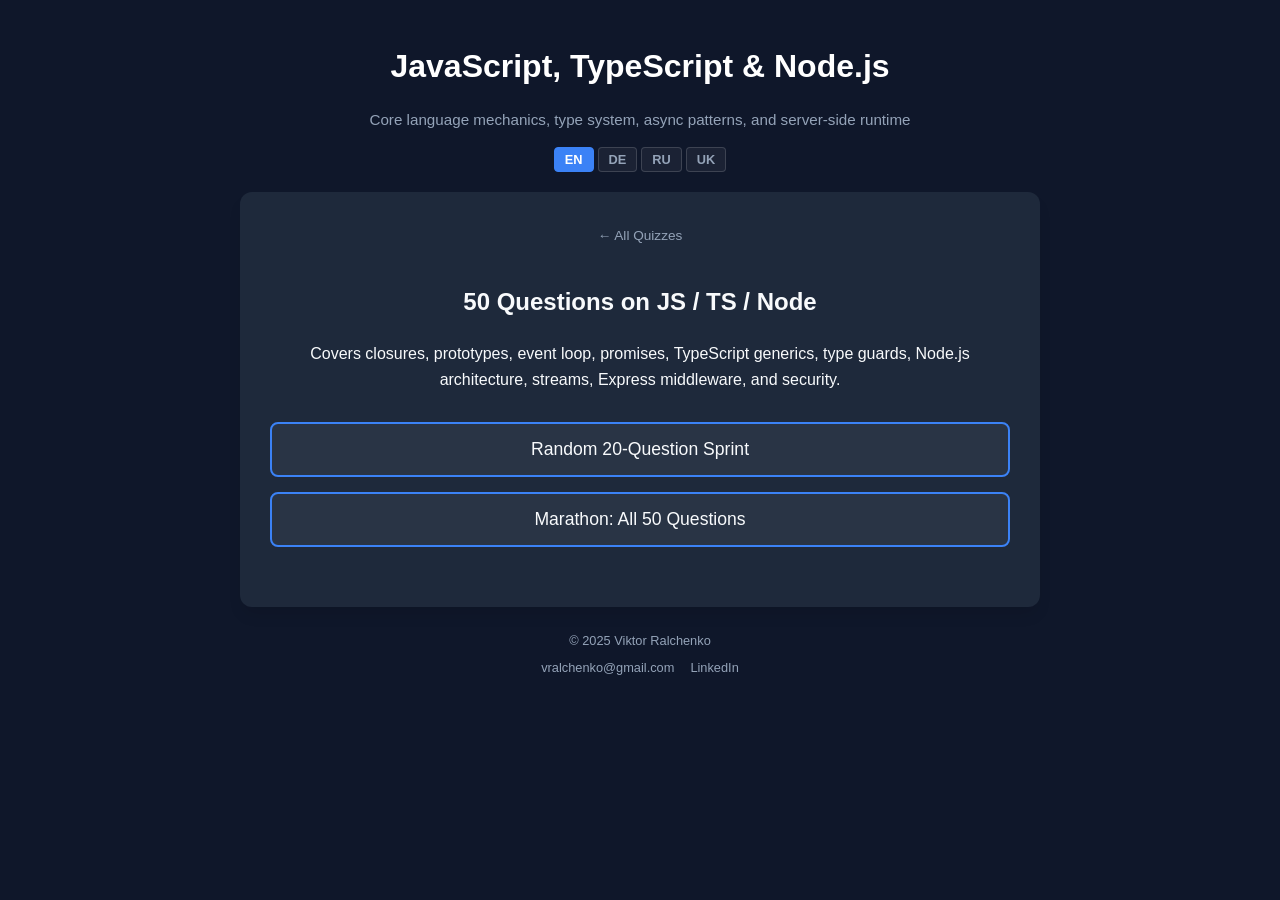
<file: javascript-typescript-node.html>
<!DOCTYPE html>
<html lang="en">
<head>
    <meta charset="UTF-8">
    <meta name="viewport" content="width=device-width, initial-scale=1.0">
    <title>JavaScript, TypeScript & Node.js — Interview Quiz</title>
    <link rel="stylesheet" href="style.css">
</head>
<body>
    <div class="container">
        <div class="header">
            <h1 id="quiz-title"></h1>
            <p id="quiz-subtitle"></p>
            <div class="lang-selector">
                <button class="lang-btn" data-lang="en" onclick="setLang('en')">EN</button>
                <button class="lang-btn" data-lang="de" onclick="setLang('de')">DE</button>
                <button class="lang-btn" data-lang="ru" onclick="setLang('ru')">RU</button>
                <button class="lang-btn" data-lang="uk" onclick="setLang('uk')">UK</button>
            </div>
        </div>
        <div class="card active" id="setup-card">
            <a class="back-link" href="index.html">&#8592; All Quizzes</a>
            <h2 id="setup-heading"></h2>
            <p id="setup-desc"></p>
            <div class="batch-controls">
                <button class="batch-btn" onclick="startQuiz(20)" id="btn-sprint"></button>
                <button class="batch-btn" onclick="startQuiz(50)" id="btn-marathon"></button>
            </div>
        </div>
        <div id="quiz-area" style="display: none;">
            <div class="nav-bar">
                <a class="nav-btn" href="index.html" id="nav-all">&#8592; </a>
                <button class="nav-btn" onclick="location.reload()" id="nav-restart">&#8635; </button>
            </div>
            <div class="score-display">
                <span id="q-counter"></span>
                <span id="score-tracker"></span>
            </div>
            <div class="progress-bar"><div class="progress-fill" id="progress"></div></div>
            <div id="quiz-container"></div>
        </div>
        <div class="card" id="results-card">
            <h2 id="results-heading"></h2>
            <div class="final-score" id="final-score-text"></div>
            <p id="feedback-text" style="font-size: 1.1rem; margin-bottom: 30px;"></p>
            <div style="display: flex; gap: 12px; justify-content: center; flex-wrap: wrap;">
                <a class="restart-btn show" href="index.html" style="text-decoration: none;" id="res-all"></a>
                <button class="restart-btn show" onclick="location.reload()" id="res-restart"></button>
            </div>
        </div>
    </div>

<script>
const ui = {
    en: { title: "JavaScript, TypeScript & Node.js", subtitle: "Core language mechanics, type system, async patterns, and server-side runtime", heading: "50 Questions on JS / TS / Node", desc: "Covers closures, prototypes, event loop, promises, TypeScript generics, type guards, Node.js architecture, streams, Express middleware, and security.", sprint: "Random 20-Question Sprint", marathon: "Marathon: All 50 Questions", allQuizzes: "\u2190 All Quizzes", restart: "\u21BB Restart", question: "Question", of: "of", score: "Score", explanation: "Explanation:", next: "Continue", complete: "Assessment Complete!", allBtn: "All Quizzes", restartBtn: "Restart Quiz", feedbackHigh: "Outstanding! Deep understanding of JS/TS internals and Node.js architecture.", feedbackMid: "Solid base! Review closures, event loop phases, TypeScript generics, and Node.js streams.", feedbackLow: "Keep studying! Focus on core JS (closures, prototypes, async/await) and TypeScript type system fundamentals." },
    de: { title: "JavaScript, TypeScript & Node.js", subtitle: "Kernmechaniken der Sprache, Typsystem, asynchrone Muster und serverseitige Laufzeitumgebung", heading: "50 Fragen zu JS / TS / Node", desc: "Closures, Prototypen, Event Loop, Promises, TypeScript Generics, Type Guards, Node.js-Architektur, Streams, Express Middleware und Sicherheit.", sprint: "Zufällige 20-Fragen-Runde", marathon: "Marathon: Alle 50 Fragen", allQuizzes: "\u2190 Alle Quizze", restart: "\u21BB Neustart", question: "Frage", of: "von", score: "Punkte", explanation: "Erklärung:", next: "Weiter", complete: "Bewertung abgeschlossen!", allBtn: "Alle Quizze", restartBtn: "Quiz neustarten", feedbackHigh: "Hervorragend! Tiefes Verständnis von JS/TS-Interna und Node.js-Architektur.", feedbackMid: "Solide Grundlage! Wiederhole Closures, Event-Loop-Phasen, TypeScript Generics und Node.js Streams.", feedbackLow: "Weiter lernen! Konzentriere dich auf Kern-JS (Closures, Prototypen, async/await) und TypeScript-Typsystem-Grundlagen." },
    ru: { title: "JavaScript, TypeScript & Node.js", subtitle: "Основы языка, система типов, асинхронные паттерны и серверная среда выполнения", heading: "50 вопросов по JS / TS / Node", desc: "Closures, прототипы, Event Loop, промисы, TypeScript Generics, Type Guards, архитектура Node.js, потоки, Express Middleware и безопасность.", sprint: "Случайные 20 вопросов", marathon: "Марафон: все 50 вопросов", allQuizzes: "\u2190 Все квизы", restart: "\u21BB Заново", question: "Вопрос", of: "из", score: "Счёт", explanation: "Пояснение:", next: "Далее", complete: "Тест завершён!", allBtn: "Все квизы", restartBtn: "Начать заново", feedbackHigh: "Отлично! Глубокое понимание внутренностей JS/TS и архитектуры Node.js.", feedbackMid: "Хорошая база! Повторите closures, фазы Event Loop, TypeScript Generics и Node.js Streams.", feedbackLow: "Продолжайте учиться! Сосредоточьтесь на основах JS (closures, прототипы, async/await) и системе типов TypeScript." },
    uk: { title: "JavaScript, TypeScript & Node.js", subtitle: "Основи мови, система типів, асинхронні патерни та серверне середовище виконання", heading: "50 питань з JS / TS / Node", desc: "Closures, прототипи, Event Loop, проміси, TypeScript Generics, Type Guards, архітектура Node.js, потоки, Express Middleware та безпека.", sprint: "Випадкові 20 питань", marathon: "Марафон: усі 50 питань", allQuizzes: "\u2190 Усі квізи", restart: "\u21BB Заново", question: "Питання", of: "з", score: "Рахунок", explanation: "Пояснення:", next: "Далі", complete: "Тест завершено!", allBtn: "Усі квізи", restartBtn: "Почати заново", feedbackHigh: "Чудово! Глибоке розуміння внутрішніх механізмів JS/TS та архітектури Node.js.", feedbackMid: "Міцна основа! Повторіть closures, фази Event Loop, TypeScript Generics та Node.js Streams.", feedbackLow: "Продовжуйте вчитися! Зосередьтеся на основах JS (closures, прототипи, async/await) та системі типів TypeScript." }
};

const allQuestions = [
// ===== JAVASCRIPT CORE =====
{ category: "JS Core", question: { en: "What is the difference between var, let, and const?", de: "Was ist der Unterschied zwischen var, let und const?", ru: "В чём разница между var, let и const?", uk: "В чому різниця між var, let та const?" }, options: { en: ["They are interchangeable.", "var is function-scoped and hoisted. let and const are block-scoped. const prevents reassignment (but not mutation of objects).", "const makes objects immutable.", "let is deprecated in ES2024."], de: ["Sie sind austauschbar.", "var ist funktionsbezogen und wird gehoisted. let und const sind blockbezogen. const verhindert Neuzuweisung (aber nicht die Mutation von Objekten).", "const macht Objekte unveränderlich.", "let ist seit ES2024 veraltet."], ru: ["Они взаимозаменяемы.", "var имеет функциональную область видимости и всплывает (hoisting). let и const имеют блочную область видимости. const предотвращает переназначение (но не мутацию объектов).", "const делает объекты неизменяемыми.", "let устарел в ES2024."], uk: ["Вони взаємозамінні.", "var має функціональну область видимості та спливає (hoisting). let і const мають блочну область видимості. const запобігає перепризначенню (але не мутації об'єктів).", "const робить об'єкти незмінними.", "let застарів у ES2024."] }, correctIndex: 1, explanation: { en: "var leaks out of blocks (if/for). let/const respect block scope. const x = {a:1}; x.a = 2 is valid — const prevents x = newValue, not property mutation.", de: "var verlässt Blöcke (if/for). let/const respektieren den Blockscope. const x = {a:1}; x.a = 2 ist gültig — const verhindert x = neuerWert, nicht die Mutation von Eigenschaften.", ru: "var выходит за пределы блоков (if/for). let/const уважают блочную область видимости. const x = {a:1}; x.a = 2 допустимо — const предотвращает x = новоеЗначение, а не мутацию свойств.", uk: "var виходить за межі блоків (if/for). let/const поважають блочну область видимості. const x = {a:1}; x.a = 2 допустимо — const запобігає x = новеЗначення, а не мутації властивостей." } },
{ category: "JS Core", question: { en: "What is a Closure in JavaScript?", de: "Was ist ein Closure in JavaScript?", ru: "Что такое Closure в JavaScript?", uk: "Що таке Closure в JavaScript?" }, options: { en: ["A way to close a browser tab programmatically.", "A function that retains access to its outer scope's variables even after the outer function has returned.", "A method to seal an object.", "A pattern for closing database connections."], de: ["Eine Möglichkeit, einen Browser-Tab programmatisch zu schliessen.", "Eine Funktion, die Zugriff auf die Variablen ihres äusseren Scopes behält, auch nachdem die äussere Funktion zurückgekehrt ist.", "Eine Methode, um ein Objekt zu versiegeln.", "Ein Muster zum Schliessen von Datenbankverbindungen."], ru: ["Способ программно закрыть вкладку браузера.", "Функция, которая сохраняет доступ к переменным внешней области видимости даже после завершения внешней функции.", "Метод для запечатывания объекта.", "Паттерн для закрытия соединений с базой данных."], uk: ["Спосіб програмно закрити вкладку браузера.", "Функція, яка зберігає доступ до змінних зовнішньої області видимості навіть після завершення зовнішньої функції.", "Метод для запечатування об'єкта.", "Патерн для закриття з'єднань з базою даних."] }, correctIndex: 1, explanation: { en: "function outer() { let x = 10; return function inner() { return x; } } — inner() still accesses x after outer() finished. The inner function 'closes over' x.", de: "function outer() { let x = 10; return function inner() { return x; } } — inner() greift noch auf x zu, nachdem outer() beendet ist. Die innere Funktion 'schliesst über' x.", ru: "function outer() { let x = 10; return function inner() { return x; } } — inner() всё ещё имеет доступ к x после завершения outer(). Внутренняя функция «замыкается» на x.", uk: "function outer() { let x = 10; return function inner() { return x; } } — inner() досі має доступ до x після завершення outer(). Внутрішня функція «замикається» на x." } },
{ category: "JS Core", question: { en: "What does the Event Loop do in JavaScript?", de: "Was macht der Event Loop in JavaScript?", ru: "Что делает Event Loop в JavaScript?", uk: "Що робить Event Loop у JavaScript?" }, options: { en: ["It loops through DOM events.", "It continuously checks the call stack: if empty, it picks the next callback from the microtask queue (promises), then the macrotask queue (setTimeout, I/O).", "It manages for/while loops.", "It synchronizes multi-threaded execution."], de: ["Er durchläuft DOM-Events.", "Er prüft kontinuierlich den Call Stack: wenn leer, nimmt er den nächsten Callback aus der Microtask-Queue (Promises), dann aus der Macrotask-Queue (setTimeout, I/O).", "Er verwaltet for/while-Schleifen.", "Er synchronisiert Multithread-Ausführung."], ru: ["Он перебирает события DOM.", "Он непрерывно проверяет стек вызовов: если пуст, берёт следующий callback из очереди микрозадач (promises), затем из очереди макрозадач (setTimeout, I/O).", "Он управляет циклами for/while.", "Он синхронизирует многопоточное выполнение."], uk: ["Він перебирає події DOM.", "Він безперервно перевіряє стек викликів: якщо порожній, бере наступний callback з черги мікрозадач (promises), потім з черги макрозадач (setTimeout, I/O).", "Він керує циклами for/while.", "Він синхронізує багатопотокове виконання."] }, correctIndex: 1, explanation: { en: "JS is single-threaded. The event loop enables async: run code → when stack empty → drain microtask queue (Promise.then) → pick one macrotask (setTimeout) → repeat.", de: "JS ist single-threaded. Der Event Loop ermöglicht Async: Code ausführen → wenn Stack leer → Microtask-Queue leeren (Promise.then) → einen Macrotask nehmen (setTimeout) → wiederholen.", ru: "JS однопоточный. Event Loop обеспечивает асинхронность: выполнить код → когда стек пуст → опустошить очередь микрозадач (Promise.then) → взять одну макрозадачу (setTimeout) → повторить.", uk: "JS однопотоковий. Event Loop забезпечує асинхронність: виконати код → коли стек порожній → спустошити чергу мікрозадач (Promise.then) → взяти одну макрозадачу (setTimeout) → повторити." } },
{ category: "JS Core", question: { en: "What is the difference between == and ===?", de: "Was ist der Unterschied zwischen == und ===?", ru: "В чём разница между == и ===?", uk: "В чому різниця між == та ===?" }, options: { en: ["=== is for strings only.", "== performs type coercion before comparing (e.g., '5' == 5 is true). === compares value AND type with no coercion (e.g., '5' === 5 is false).", "== is faster.", "They're identical in strict mode."], de: ["=== ist nur für Strings.", "== führt Typumwandlung vor dem Vergleich durch (z.B. '5' == 5 ist true). === vergleicht Wert UND Typ ohne Umwandlung (z.B. '5' === 5 ist false).", "== ist schneller.", "Sie sind im Strict Mode identisch."], ru: ["=== только для строк.", "== выполняет приведение типов перед сравнением (например, '5' == 5 — true). === сравнивает значение И тип без приведения (например, '5' === 5 — false).", "== работает быстрее.", "Они идентичны в строгом режиме."], uk: ["=== лише для рядків.", "== виконує приведення типів перед порівнянням (наприклад, '5' == 5 — true). === порівнює значення ТА тип без приведення (наприклад, '5' === 5 — false).", "== працює швидше.", "Вони ідентичні у строгому режимі."] }, correctIndex: 1, explanation: { en: "== follows complex coercion rules: '' == 0 is true, null == undefined is true, but null == 0 is false. Always use === to avoid these gotchas.", de: "== folgt komplexen Umwandlungsregeln: '' == 0 ist true, null == undefined ist true, aber null == 0 ist false. Immer === verwenden, um diese Fallen zu vermeiden.", ru: "== следует сложным правилам приведения: '' == 0 — true, null == undefined — true, но null == 0 — false. Всегда используйте ===, чтобы избежать этих ловушек.", uk: "== слідує складним правилам приведення: '' == 0 — true, null == undefined — true, але null == 0 — false. Завжди використовуйте ===, щоб уникнути цих пасток." } },
{ category: "JS Core", question: { en: "What is Prototypal Inheritance?", de: "Was ist prototypische Vererbung?", ru: "Что такое прототипное наследование?", uk: "Що таке прототипне наслідування?" }, options: { en: ["It's identical to class-based inheritance in Java.", "Objects inherit directly from other objects via the prototype chain. When a property isn't found on an object, JS looks up the __proto__ chain.", "It only works with the class keyword.", "Prototypal inheritance was removed in ES6."], de: ["Es ist identisch mit klassenbasierter Vererbung in Java.", "Objekte erben direkt von anderen Objekten über die Prototypen-Kette. Wenn eine Eigenschaft nicht auf einem Objekt gefunden wird, sucht JS die __proto__-Kette hoch.", "Es funktioniert nur mit dem class-Schlüsselwort.", "Prototypische Vererbung wurde in ES6 entfernt."], ru: ["Оно идентично классовому наследованию в Java.", "Объекты наследуют напрямую от других объектов через цепочку прототипов. Когда свойство не найдено на объекте, JS ищет вверх по цепочке __proto__.", "Оно работает только с ключевым словом class.", "Прототипное наследование было удалено в ES6."], uk: ["Воно ідентичне класовому наслідуванню в Java.", "Об'єкти наслідують безпосередньо від інших об'єктів через ланцюжок прототипів. Коли властивість не знайдено на об'єкті, JS шукає вгору по ланцюжку __proto__.", "Воно працює лише з ключовим словом class.", "Прототипне наслідування було видалено в ES6."] }, correctIndex: 1, explanation: { en: "Every JS object has an internal [[Prototype]]. obj.method() → not on obj → check obj.__proto__ → not there → check obj.__proto__.__proto__ → … until null. Classes are syntactic sugar over this.", de: "Jedes JS-Objekt hat ein internes [[Prototype]]. obj.method() → nicht auf obj → obj.__proto__ prüfen → nicht da → obj.__proto__.__proto__ prüfen → … bis null. Klassen sind syntaktischer Zucker darüber.", ru: "Каждый объект JS имеет внутренний [[Prototype]]. obj.method() → нет на obj → проверить obj.__proto__ → нет там → проверить obj.__proto__.__proto__ → … до null. Классы — синтаксический сахар поверх этого.", uk: "Кожен об'єкт JS має внутрішній [[Prototype]]. obj.method() → немає на obj → перевірити obj.__proto__ → немає там → перевірити obj.__proto__.__proto__ → … до null. Класи — синтаксичний цукор поверх цього." } },
{ category: "JS Core", question: { en: "What is the difference between null and undefined?", de: "Was ist der Unterschied zwischen null und undefined?", ru: "В чём разница между null и undefined?", uk: "В чому різниця між null та undefined?" }, options: { en: ["They're the same.", "undefined means a variable was declared but not assigned. null is an intentional assignment meaning 'no value'. typeof null is 'object' (historic bug).", "null is for numbers, undefined for strings.", "undefined doesn't exist in strict mode."], de: ["Sie sind dasselbe.", "undefined bedeutet, eine Variable wurde deklariert, aber nicht zugewiesen. null ist eine bewusste Zuweisung mit der Bedeutung 'kein Wert'. typeof null ist 'object' (historischer Bug).", "null ist für Zahlen, undefined für Strings.", "undefined existiert im Strict Mode nicht."], ru: ["Они одинаковы.", "undefined означает, что переменная объявлена, но не присвоена. null — намеренное присвоение, означающее «нет значения». typeof null — 'object' (исторический баг).", "null для чисел, undefined для строк.", "undefined не существует в строгом режиме."], uk: ["Вони однакові.", "undefined означає, що змінна оголошена, але не присвоєна. null — навмисне присвоєння, що означає «немає значення». typeof null — 'object' (історичний баг).", "null для чисел, undefined для рядків.", "undefined не існує у строгому режимі."] }, correctIndex: 1, explanation: { en: "let x; → x is undefined. let x = null; → explicitly 'no value'. Both are falsy. null == undefined is true, but null === undefined is false.", de: "let x; → x ist undefined. let x = null; → explizit 'kein Wert'. Beide sind falsy. null == undefined ist true, aber null === undefined ist false.", ru: "let x; → x — undefined. let x = null; → явно «нет значения». Оба falsy. null == undefined — true, но null === undefined — false.", uk: "let x; → x — undefined. let x = null; → явно «немає значення». Обидва falsy. null == undefined — true, але null === undefined — false." } },
{ category: "JS Core", question: { en: "What does 'this' refer to in JavaScript?", de: "Worauf bezieht sich 'this' in JavaScript?", ru: "На что ссылается 'this' в JavaScript?", uk: "На що посилається 'this' у JavaScript?" }, options: { en: ["Always the global object.", "It depends on HOW a function is called: method call → the object; standalone → global/undefined(strict); arrow function → lexically inherited from enclosing scope.", "Always the function itself.", "The DOM element that triggered the event."], de: ["Immer das globale Objekt.", "Es hängt davon ab, WIE eine Funktion aufgerufen wird: Methodenaufruf → das Objekt; alleinstehend → global/undefined(strict); Arrow Function → lexikalisch vom umgebenden Scope geerbt.", "Immer die Funktion selbst.", "Das DOM-Element, das das Event ausgelöst hat."], ru: ["Всегда глобальный объект.", "Зависит от ТОГО, КАК вызвана функция: вызов метода → объект; отдельный вызов → global/undefined(strict); стрелочная функция → лексически наследуется от окружающей области видимости.", "Всегда сама функция.", "DOM-элемент, вызвавший событие."], uk: ["Завжди глобальний об'єкт.", "Залежить від ТОГО, ЯК викликана функція: виклик методу → об'єкт; окремий виклик → global/undefined(strict); стрілочна функція → лексично наслідується від оточуючої області видимості.", "Завжди сама функція.", "DOM-елемент, що викликав подію."] }, correctIndex: 1, explanation: { en: "obj.method() → this is obj. method() → this is window/undefined. Arrow functions don't have their own 'this' — they capture it from the surrounding scope at creation time.", de: "obj.method() → this ist obj. method() → this ist window/undefined. Arrow Functions haben kein eigenes 'this' — sie erfassen es vom umgebenden Scope bei der Erstellung.", ru: "obj.method() → this — obj. method() → this — window/undefined. Стрелочные функции не имеют собственного 'this' — они захватывают его из окружающей области видимости при создании.", uk: "obj.method() → this — obj. method() → this — window/undefined. Стрілочні функції не мають власного 'this' — вони захоплюють його з оточуючої області видимості при створенні." } },
{ category: "JS Core", question: { en: "What are WeakMap and WeakSet used for?", de: "Wofür werden WeakMap und WeakSet verwendet?", ru: "Для чего используются WeakMap и WeakSet?", uk: "Для чого використовуються WeakMap та WeakSet?" }, options: { en: ["For storing weak passwords.", "They hold 'weak' references to keys/values, allowing garbage collection if there's no other reference. Perfect for caching metadata about objects without preventing GC.", "They're slower versions of Map and Set.", "They store only primitive values."], de: ["Zum Speichern schwacher Passwörter.", "Sie halten 'schwache' Referenzen auf Schlüssel/Werte, was Garbage Collection erlaubt, wenn keine andere Referenz existiert. Perfekt zum Cachen von Metadaten über Objekte ohne GC zu verhindern.", "Sie sind langsamere Versionen von Map und Set.", "Sie speichern nur primitive Werte."], ru: ["Для хранения слабых паролей.", "Они хранят «слабые» ссылки на ключи/значения, позволяя сборку мусора, если нет других ссылок. Идеально для кеширования метаданных об объектах без блокировки GC.", "Они более медленные версии Map и Set.", "Они хранят только примитивные значения."], uk: ["Для зберігання слабких паролів.", "Вони зберігають «слабкі» посилання на ключі/значення, дозволяючи збирання сміття, якщо немає інших посилань. Ідеально для кешування метаданих про об'єкти без блокування GC.", "Вони повільніші версії Map та Set.", "Вони зберігають лише примітивні значення."] }, correctIndex: 1, explanation: { en: "WeakMap: keys must be objects, and if the key object is GC'd, the entry disappears. Use case: storing private data or DOM metadata without memory leaks.", de: "WeakMap: Schlüssel müssen Objekte sein, und wenn das Schlüsselobjekt vom GC entfernt wird, verschwindet der Eintrag. Anwendungsfall: Speicherung privater Daten oder DOM-Metadaten ohne Memory Leaks.", ru: "WeakMap: ключами должны быть объекты, и если объект-ключ собран GC, запись исчезает. Применение: хранение приватных данных или метаданных DOM без утечек памяти.", uk: "WeakMap: ключами мають бути об'єкти, і якщо об'єкт-ключ зібраний GC, запис зникає. Застосування: зберігання приватних даних або метаданих DOM без витоків пам'яті." } },
{ category: "JS Core", question: { en: "What is the Temporal Dead Zone (TDZ)?", de: "Was ist die Temporal Dead Zone (TDZ)?", ru: "Что такое Temporal Dead Zone (TDZ)?", uk: "Що таке Temporal Dead Zone (TDZ)?" }, options: { en: ["A timezone handling feature.", "The period between entering a scope and the let/const declaration being reached — accessing the variable in this zone throws ReferenceError.", "A zone where setTimeout doesn't work.", "A deprecated feature."], de: ["Eine Zeitzonen-Funktion.", "Der Zeitraum zwischen dem Betreten eines Scopes und dem Erreichen der let/const-Deklaration — der Zugriff auf die Variable in dieser Zone wirft einen ReferenceError.", "Eine Zone, in der setTimeout nicht funktioniert.", "Eine veraltete Funktion."], ru: ["Функция обработки часовых поясов.", "Период между входом в область видимости и достижением объявления let/const — обращение к переменной в этой зоне выбрасывает ReferenceError.", "Зона, где setTimeout не работает.", "Устаревшая функция."], uk: ["Функція обробки часових поясів.", "Період між входом в область видимості та досягненням оголошення let/const — звернення до змінної в цій зоні викидає ReferenceError.", "Зона, де setTimeout не працює.", "Застаріла функція."] }, correctIndex: 1, explanation: { en: "{ console.log(x); let x = 5; } throws ReferenceError. With var, it would log 'undefined' (hoisted). TDZ enforces declaration-before-use, catching bugs early.", de: "{ console.log(x); let x = 5; } wirft ReferenceError. Mit var würde 'undefined' ausgegeben (gehoisted). TDZ erzwingt Deklaration-vor-Nutzung und fängt Bugs früh ab.", ru: "{ console.log(x); let x = 5; } выбрасывает ReferenceError. С var вывело бы 'undefined' (hoisting). TDZ обеспечивает объявление-перед-использованием, выявляя баги раньше.", uk: "{ console.log(x); let x = 5; } викидає ReferenceError. З var вивело б 'undefined' (hoisting). TDZ забезпечує оголошення-перед-використанням, виявляючи баги раніше." } },
{ category: "JS Core", question: { en: "What does Object.freeze() do vs Object.seal()?", de: "Was macht Object.freeze() im Vergleich zu Object.seal()?", ru: "Что делает Object.freeze() в сравнении с Object.seal()?", uk: "Що робить Object.freeze() у порівнянні з Object.seal()?" }, options: { en: ["They're identical.", "freeze: no add, delete, or modify properties (deep immutability needs recursive freeze). seal: no add/delete but existing properties CAN be modified.", "freeze is for arrays, seal for objects.", "Both only work in strict mode."], de: ["Sie sind identisch.", "freeze: kein Hinzufügen, Löschen oder Ändern von Eigenschaften (tiefe Unveränderlichkeit erfordert rekursives freeze). seal: kein Hinzufügen/Löschen, aber bestehende Eigenschaften KÖNNEN geändert werden.", "freeze ist für Arrays, seal für Objekte.", "Beide funktionieren nur im Strict Mode."], ru: ["Они идентичны.", "freeze: нельзя добавлять, удалять или изменять свойства (глубокая неизменяемость требует рекурсивного freeze). seal: нельзя добавлять/удалять, но существующие свойства МОЖНО изменять.", "freeze для массивов, seal для объектов.", "Оба работают только в строгом режиме."], uk: ["Вони ідентичні.", "freeze: не можна додавати, видаляти або змінювати властивості (глибока незмінність потребує рекурсивного freeze). seal: не можна додавати/видаляти, але існуючі властивості МОЖНА змінювати.", "freeze для масивів, seal для об'єктів.", "Обидва працюють лише у строгому режимі."] }, correctIndex: 1, explanation: { en: "Object.freeze({a:1}) → can't change a. Object.seal({a:1}) → can change a to 2, but can't add b. Neither is deep — nested objects remain mutable unless recursively frozen.", de: "Object.freeze({a:1}) → a kann nicht geändert werden. Object.seal({a:1}) → a kann auf 2 geändert werden, aber b kann nicht hinzugefügt werden. Keines ist tief — verschachtelte Objekte bleiben veränderbar, wenn nicht rekursiv eingefroren.", ru: "Object.freeze({a:1}) → нельзя изменить a. Object.seal({a:1}) → можно изменить a на 2, но нельзя добавить b. Ни одно не глубокое — вложенные объекты остаются изменяемыми без рекурсивной заморозки.", uk: "Object.freeze({a:1}) → не можна змінити a. Object.seal({a:1}) → можна змінити a на 2, але не можна додати b. Жодне не глибоке — вкладені об'єкти залишаються змінними без рекурсивної заморозки." } },
// ===== ASYNC JAVASCRIPT =====
{ category: "Async JS", question: { en: "What is the difference between Microtasks and Macrotasks?", de: "Was ist der Unterschied zwischen Microtasks und Macrotasks?", ru: "В чём разница между микрозадачами и макрозадачами?", uk: "В чому різниця між мікрозадачами та макрозадачами?" }, options: { en: ["They execute in the same queue.", "Microtasks (Promise.then, queueMicrotask) run BEFORE the next macrotask (setTimeout, setInterval, I/O). All microtasks drain before one macrotask runs.", "Macrotasks always have higher priority.", "Microtasks are for UI, macrotasks for network."], de: ["Sie werden in derselben Queue ausgeführt.", "Microtasks (Promise.then, queueMicrotask) laufen VOR dem nächsten Macrotask (setTimeout, setInterval, I/O). Alle Microtasks werden abgearbeitet, bevor ein Macrotask läuft.", "Macrotasks haben immer höhere Priorität.", "Microtasks sind für UI, Macrotasks für Netzwerk."], ru: ["Они выполняются в одной очереди.", "Микрозадачи (Promise.then, queueMicrotask) выполняются ДО следующей макрозадачи (setTimeout, setInterval, I/O). Все микрозадачи опустошаются до выполнения одной макрозадачи.", "Макрозадачи всегда имеют более высокий приоритет.", "Микрозадачи для UI, макрозадачи для сети."], uk: ["Вони виконуються в одній черзі.", "Мікрозадачі (Promise.then, queueMicrotask) виконуються ДО наступної макрозадачі (setTimeout, setInterval, I/O). Усі мікрозадачі спустошуються до виконання однієї макрозадачі.", "Макрозадачі завжди мають вищий пріоритет.", "Мікрозадачі для UI, макрозадачі для мережі."] }, correctIndex: 1, explanation: { en: "Promise.resolve().then(() => 'micro'); setTimeout(() => 'macro', 0); Output: micro then macro. Microtask queue fully drains before the event loop picks the next macrotask.", de: "Promise.resolve().then(() => 'micro'); setTimeout(() => 'macro', 0); Ausgabe: micro dann macro. Die Microtask-Queue wird vollständig geleert, bevor der Event Loop den nächsten Macrotask nimmt.", ru: "Promise.resolve().then(() => 'micro'); setTimeout(() => 'macro', 0); Вывод: micro, затем macro. Очередь микрозадач полностью опустошается до того, как Event Loop возьмёт следующую макрозадачу.", uk: "Promise.resolve().then(() => 'micro'); setTimeout(() => 'macro', 0); Вивід: micro, потім macro. Черга мікрозадач повністю спустошується до того, як Event Loop візьме наступну макрозадачу." } },
{ category: "Async JS", question: { en: "What does Promise.allSettled() do differently from Promise.all()?", de: "Was macht Promise.allSettled() anders als Promise.all()?", ru: "Чем Promise.allSettled() отличается от Promise.all()?", uk: "Чим Promise.allSettled() відрізняється від Promise.all()?" }, options: { en: ["They're identical.", "Promise.all() rejects immediately if ANY promise rejects. Promise.allSettled() waits for ALL promises to complete, returning each result as {status, value/reason}.", "allSettled is slower because it runs sequentially.", "all() ignores rejections."], de: ["Sie sind identisch.", "Promise.all() wird sofort abgelehnt, wenn IRGENDEIN Promise abgelehnt wird. Promise.allSettled() wartet auf ALLE Promises und gibt jedes Ergebnis als {status, value/reason} zurück.", "allSettled ist langsamer, weil es sequenziell läuft.", "all() ignoriert Ablehnungen."], ru: ["Они идентичны.", "Promise.all() отклоняется немедленно, если ЛЮБОЙ промис отклоняется. Promise.allSettled() ждёт завершения ВСЕХ промисов, возвращая каждый результат как {status, value/reason}.", "allSettled медленнее, потому что выполняется последовательно.", "all() игнорирует отклонения."], uk: ["Вони ідентичні.", "Promise.all() відхиляється негайно, якщо БУДЬ-ЯКИЙ проміс відхиляється. Promise.allSettled() чекає завершення УСІХ промісів, повертаючи кожен результат як {status, value/reason}.", "allSettled повільніший, бо виконується послідовно.", "all() ігнорує відхилення."] }, correctIndex: 1, explanation: { en: "Use all() when you need everything to succeed (parallel API calls that all must work). Use allSettled() when you want results regardless of individual failures.", de: "Verwende all(), wenn alles erfolgreich sein muss (parallele API-Aufrufe, die alle funktionieren müssen). Verwende allSettled(), wenn du Ergebnisse unabhängig von einzelnen Fehlern willst.", ru: "Используйте all(), когда всё должно завершиться успешно (параллельные API-вызовы, которые все должны работать). Используйте allSettled(), когда нужны результаты независимо от отдельных ошибок.", uk: "Використовуйте all(), коли все має завершитися успішно (паралельні API-виклики, які всі повинні працювати). Використовуйте allSettled(), коли потрібні результати незалежно від окремих помилок." } },
{ category: "Async JS", question: { en: "What problem does async/await solve over raw Promises?", de: "Welches Problem löst async/await gegenüber reinen Promises?", ru: "Какую проблему решает async/await по сравнению с обычными Promise?", uk: "Яку проблему вирішує async/await порівняно зі звичайними Promise?" }, options: { en: ["It makes code run faster.", "It provides synchronous-looking syntax for async code, eliminating deeply nested .then() chains (callback hell) and making error handling with try/catch natural.", "It replaces the event loop.", "It enables multi-threading."], de: ["Es macht den Code schneller.", "Es bietet synchron aussehende Syntax für asynchronen Code, eliminiert tief verschachtelte .then()-Ketten (Callback Hell) und macht Fehlerbehandlung mit try/catch natürlich.", "Es ersetzt den Event Loop.", "Es ermöglicht Multithreading."], ru: ["Он делает код быстрее.", "Он предоставляет синтаксис, выглядящий синхронным, для асинхронного кода, устраняя глубоко вложенные цепочки .then() (callback hell) и делая обработку ошибок через try/catch естественной.", "Он заменяет Event Loop.", "Он включает многопоточность."], uk: ["Він робить код швидшим.", "Він надає синтаксис, що виглядає синхронним, для асинхронного коду, усуваючи глибоко вкладені ланцюжки .then() (callback hell) та роблячи обробку помилок через try/catch природною.", "Він замінює Event Loop.", "Він вмикає багатопотоковість."] }, correctIndex: 1, explanation: { en: "try { const user = await getUser(); const orders = await getOrders(user.id); } catch(e) { ... } — reads top-to-bottom like sync code, but is fully non-blocking.", de: "try { const user = await getUser(); const orders = await getOrders(user.id); } catch(e) { ... } — liest sich von oben nach unten wie synchroner Code, ist aber vollständig non-blocking.", ru: "try { const user = await getUser(); const orders = await getOrders(user.id); } catch(e) { ... } — читается сверху вниз как синхронный код, но полностью неблокирующий.", uk: "try { const user = await getUser(); const orders = await getOrders(user.id); } catch(e) { ... } — читається зверху вниз як синхронний код, але повністю неблокуючий." } },
{ category: "Async JS", question: { en: "What is an unhandled Promise rejection and why is it dangerous?", de: "Was ist eine unbehandelte Promise-Ablehnung und warum ist sie gefährlich?", ru: "Что такое необработанное отклонение Promise и почему это опасно?", uk: "Що таке необроблене відхилення Promise і чому це небезпечно?" }, options: { en: ["It automatically retries the operation.", "A Promise that rejects with no .catch() handler — in Node.js this can crash the process (UnhandledPromiseRejection), and errors silently disappear in browsers.", "It pauses the event loop.", "It only affects rejected fetch() calls."], de: ["Es wiederholt die Operation automatisch.", "Ein Promise, das ohne .catch()-Handler abgelehnt wird — in Node.js kann dies den Prozess zum Absturz bringen (UnhandledPromiseRejection), und in Browsern verschwinden Fehler lautlos.", "Es pausiert den Event Loop.", "Es betrifft nur abgelehnte fetch()-Aufrufe."], ru: ["Он автоматически повторяет операцию.", "Promise, который отклоняется без обработчика .catch() — в Node.js это может привести к падению процесса (UnhandledPromiseRejection), а в браузерах ошибки молча исчезают.", "Он приостанавливает Event Loop.", "Он затрагивает только отклонённые вызовы fetch()."], uk: ["Він автоматично повторює операцію.", "Promise, який відхиляється без обробника .catch() — у Node.js це може призвести до падіння процесу (UnhandledPromiseRejection), а в браузерах помилки мовчки зникають.", "Він призупиняє Event Loop.", "Він стосується лише відхилених викликів fetch()."] }, correctIndex: 1, explanation: { en: "Node.js 15+ terminates on unhandled rejections by default. Always handle: try/catch with await, .catch() on promises, or process.on('unhandledRejection') as a safety net.", de: "Node.js 15+ beendet bei unbehandelten Ablehnungen standardmässig den Prozess. Immer behandeln: try/catch mit await, .catch() auf Promises oder process.on('unhandledRejection') als Sicherheitsnetz.", ru: "Node.js 15+ по умолчанию завершает процесс при необработанных отклонениях. Всегда обрабатывайте: try/catch с await, .catch() на промисах или process.on('unhandledRejection') как страховочную сеть.", uk: "Node.js 15+ за замовчуванням завершує процес при необроблених відхиленнях. Завжди обробляйте: try/catch з await, .catch() на промісах або process.on('unhandledRejection') як страхувальну сітку." } },
{ category: "Async JS", question: { en: "How do you run async operations in parallel vs sequentially?", de: "Wie führt man asynchrone Operationen parallel vs. sequenziell aus?", ru: "Как запускать асинхронные операции параллельно и последовательно?", uk: "Як запускати асинхронні операції паралельно та послідовно?" }, options: { en: ["await always runs in parallel.", "Parallel: const [a, b] = await Promise.all([fetchA(), fetchB()]). Sequential: const a = await fetchA(); const b = await fetchB();", "Use Promise.race() for parallel.", "JavaScript can't run things in parallel."], de: ["await läuft immer parallel.", "Parallel: const [a, b] = await Promise.all([fetchA(), fetchB()]). Sequenziell: const a = await fetchA(); const b = await fetchB();", "Verwende Promise.race() für parallel.", "JavaScript kann nichts parallel ausführen."], ru: ["await всегда выполняется параллельно.", "Параллельно: const [a, b] = await Promise.all([fetchA(), fetchB()]). Последовательно: const a = await fetchA(); const b = await fetchB();", "Используйте Promise.race() для параллельного выполнения.", "JavaScript не может выполнять ничего параллельно."], uk: ["await завжди виконується паралельно.", "Паралельно: const [a, b] = await Promise.all([fetchA(), fetchB()]). Послідовно: const a = await fetchA(); const b = await fetchB();", "Використовуйте Promise.race() для паралельного виконання.", "JavaScript не може виконувати нічого паралельно."] }, correctIndex: 1, explanation: { en: "Sequential awaits wait for each to finish before starting the next. Promise.all starts all at once and waits for all to complete — much faster for independent operations.", de: "Sequenzielle awaits warten auf den Abschluss jedes einzelnen, bevor der nächste startet. Promise.all startet alle gleichzeitig und wartet auf den Abschluss aller — viel schneller für unabhängige Operationen.", ru: "Последовательные await ждут завершения каждого перед запуском следующего. Promise.all запускает все сразу и ждёт завершения всех — намного быстрее для независимых операций.", uk: "Послідовні await чекають завершення кожного перед запуском наступного. Promise.all запускає всі одразу та чекає завершення усіх — набагато швидше для незалежних операцій." } },
// ===== TYPESCRIPT =====
{ category: "TypeScript", question: { en: "What is the difference between 'interface' and 'type' in TypeScript?", de: "Was ist der Unterschied zwischen 'interface' und 'type' in TypeScript?", ru: "В чём разница между 'interface' и 'type' в TypeScript?", uk: "В чому різниця між 'interface' та 'type' у TypeScript?" }, options: { en: ["They're completely interchangeable.", "Both define shapes, but interfaces support declaration merging and extends. Types support unions, intersections, and mapped types. Interfaces are preferred for object shapes.", "Interfaces are only for classes.", "Types are deprecated."], de: ["Sie sind vollständig austauschbar.", "Beide definieren Formen, aber Interfaces unterstützen Declaration Merging und extends. Types unterstützen Unions, Intersections und Mapped Types. Interfaces werden für Objektformen bevorzugt.", "Interfaces sind nur für Klassen.", "Types sind veraltet."], ru: ["Они полностью взаимозаменяемы.", "Оба определяют формы, но interfaces поддерживают declaration merging и extends. Types поддерживают unions, intersections и mapped types. Interfaces предпочтительны для форм объектов.", "Interfaces только для классов.", "Types устарели."], uk: ["Вони повністю взаємозамінні.", "Обидва визначають форми, але interfaces підтримують declaration merging та extends. Types підтримують unions, intersections та mapped types. Interfaces переважні для форм об'єктів.", "Interfaces лише для класів.", "Types застаріли."] }, correctIndex: 1, explanation: { en: "interface User { name: string } — can be extended and merged. type Result = Success | Failure — unions only work with type. Use interface for objects, type for unions/complex types.", de: "interface User { name: string } — kann erweitert und gemergt werden. type Result = Success | Failure — Unions funktionieren nur mit type. Verwende interface für Objekte, type für Unions/komplexe Typen.", ru: "interface User { name: string } — можно расширять и объединять. type Result = Success | Failure — unions работают только с type. Используйте interface для объектов, type для unions/сложных типов.", uk: "interface User { name: string } — можна розширювати та об'єднувати. type Result = Success | Failure — unions працюють лише з type. Використовуйте interface для об'єктів, type для unions/складних типів." } },
{ category: "TypeScript", question: { en: "What are Generics in TypeScript?", de: "Was sind Generics in TypeScript?", ru: "Что такое Generics в TypeScript?", uk: "Що таке Generics у TypeScript?" }, options: { en: ["A way to make all types 'any'.", "Parameterized types that let you write reusable code working with multiple types while preserving type safety: function identity<T>(arg: T): T { return arg; }", "Generic types are always objects.", "Generics are only for arrays."], de: ["Eine Möglichkeit, alle Typen zu 'any' zu machen.", "Parametrisierte Typen, die wiederverwendbaren Code ermöglichen, der mit mehreren Typen arbeitet und dabei Typsicherheit bewahrt: function identity<T>(arg: T): T { return arg; }", "Generische Typen sind immer Objekte.", "Generics sind nur für Arrays."], ru: ["Способ сделать все типы 'any'.", "Параметризованные типы, позволяющие писать переиспользуемый код, работающий с разными типами при сохранении типобезопасности: function identity<T>(arg: T): T { return arg; }", "Обобщённые типы всегда являются объектами.", "Generics только для массивов."], uk: ["Спосіб зробити всі типи 'any'.", "Параметризовані типи, що дозволяють писати перевикористовуваний код, який працює з різними типами, зберігаючи типобезпеку: function identity<T>(arg: T): T { return arg; }", "Узагальнені типи завжди є об'єктами.", "Generics лише для масивів."] }, correctIndex: 1, explanation: { en: "identity<string>('hello') returns string. identity<number>(42) returns number. The compiler tracks the type through the function — no 'any' needed, full autocomplete preserved.", de: "identity<string>('hello') gibt string zurück. identity<number>(42) gibt number zurück. Der Compiler verfolgt den Typ durch die Funktion — kein 'any' nötig, vollständige Autovervollständigung erhalten.", ru: "identity<string>('hello') возвращает string. identity<number>(42) возвращает number. Компилятор отслеживает тип через функцию — 'any' не нужен, полное автодополнение сохраняется.", uk: "identity<string>('hello') повертає string. identity<number>(42) повертає number. Компілятор відстежує тип через функцію — 'any' не потрібен, повне автодоповнення зберігається." } },
{ category: "TypeScript", question: { en: "What is a Type Guard in TypeScript?", de: "Was ist ein Type Guard in TypeScript?", ru: "Что такое Type Guard в TypeScript?", uk: "Що таке Type Guard у TypeScript?" }, options: { en: ["A security feature preventing XSS.", "A runtime check that narrows a type within a conditional block: typeof, instanceof, 'in' operator, or custom functions with 'is' return type.", "A compile-time-only annotation.", "A way to prevent null values."], de: ["Eine Sicherheitsfunktion zur Verhinderung von XSS.", "Eine Laufzeitprüfung, die einen Typ innerhalb eines bedingten Blocks einschränkt: typeof, instanceof, 'in'-Operator oder benutzerdefinierte Funktionen mit 'is'-Rückgabetyp.", "Eine reine Kompilierzeit-Annotation.", "Eine Möglichkeit, null-Werte zu verhindern."], ru: ["Функция безопасности для предотвращения XSS.", "Проверка во время выполнения, которая сужает тип внутри условного блока: typeof, instanceof, оператор 'in' или пользовательские функции с возвращаемым типом 'is'.", "Аннотация только для времени компиляции.", "Способ предотвращения значений null."], uk: ["Функція безпеки для запобігання XSS.", "Перевірка під час виконання, яка звужує тип всередині умовного блоку: typeof, instanceof, оператор 'in' або користувацькі функції з типом повернення 'is'.", "Анотація лише для часу компіляції.", "Спосіб запобігання значенням null."] }, correctIndex: 1, explanation: { en: "function isUser(x: unknown): x is User { return 'name' in x; } — after if(isUser(x)), TypeScript knows x is User and provides full autocomplete inside the block.", de: "function isUser(x: unknown): x is User { return 'name' in x; } — nach if(isUser(x)) weiss TypeScript, dass x User ist, und bietet vollständige Autovervollständigung im Block.", ru: "function isUser(x: unknown): x is User { return 'name' in x; } — после if(isUser(x)) TypeScript знает, что x — User, и предоставляет полное автодополнение внутри блока.", uk: "function isUser(x: unknown): x is User { return 'name' in x; } — після if(isUser(x)) TypeScript знає, що x — User, і надає повне автодоповнення всередині блоку." } },
{ category: "TypeScript", question: { en: "What is the 'unknown' type and how does it differ from 'any'?", de: "Was ist der 'unknown'-Typ und wie unterscheidet er sich von 'any'?", ru: "Что такое тип 'unknown' и чем он отличается от 'any'?", uk: "Що таке тип 'unknown' і чим він відрізняється від 'any'?" }, options: { en: ["They're identical.", "'any' disables type checking entirely. 'unknown' is type-safe: you must narrow it (typeof, instanceof, type guard) before using it — it's the safe version of 'any'.", "unknown is for API responses only.", "any is stricter than unknown."], de: ["Sie sind identisch.", "'any' deaktiviert die Typprüfung vollständig. 'unknown' ist typsicher: man muss ihn einschränken (typeof, instanceof, Type Guard) bevor man ihn verwendet — es ist die sichere Version von 'any'.", "unknown ist nur für API-Antworten.", "any ist strenger als unknown."], ru: ["Они идентичны.", "'any' полностью отключает проверку типов. 'unknown' типобезопасен: его нужно сузить (typeof, instanceof, type guard) перед использованием — это безопасная версия 'any'.", "unknown только для ответов API.", "any строже, чем unknown."], uk: ["Вони ідентичні.", "'any' повністю вимикає перевірку типів. 'unknown' типобезпечний: його потрібно звузити (typeof, instanceof, type guard) перед використанням — це безпечна версія 'any'.", "unknown лише для відповідей API.", "any суворіший за unknown."] }, correctIndex: 1, explanation: { en: "let x: any = getValue(); x.foo() — no error, crashes at runtime. let x: unknown = getValue(); x.foo() — compile error! Must check first. Always prefer unknown over any.", de: "let x: any = getValue(); x.foo() — kein Fehler, Absturz zur Laufzeit. let x: unknown = getValue(); x.foo() — Kompilierfehler! Zuerst prüfen. Immer unknown gegenüber any bevorzugen.", ru: "let x: any = getValue(); x.foo() — нет ошибки, падение в рантайме. let x: unknown = getValue(); x.foo() — ошибка компиляции! Сначала проверьте. Всегда предпочитайте unknown вместо any.", uk: "let x: any = getValue(); x.foo() — немає помилки, падіння в рантаймі. let x: unknown = getValue(); x.foo() — помилка компіляції! Спершу перевірте. Завжди надавайте перевагу unknown замість any." } },
{ category: "TypeScript", question: { en: "What are Utility Types like Partial<T>, Pick<T>, and Omit<T>?", de: "Was sind Utility Types wie Partial<T>, Pick<T> und Omit<T>?", ru: "Что такое Utility Types: Partial<T>, Pick<T> и Omit<T>?", uk: "Що таке Utility Types: Partial<T>, Pick<T> та Omit<T>?" }, options: { en: ["They're third-party library types.", "Built-in type transformers: Partial<T> makes all properties optional, Pick<T, Keys> selects specific properties, Omit<T, Keys> removes specific properties.", "They only work with interfaces.", "They're deprecated in TS 5+."], de: ["Sie sind Typen aus Drittanbieter-Bibliotheken.", "Eingebaute Typ-Transformatoren: Partial<T> macht alle Eigenschaften optional, Pick<T, Keys> wählt bestimmte Eigenschaften aus, Omit<T, Keys> entfernt bestimmte Eigenschaften.", "Sie funktionieren nur mit Interfaces.", "Sie sind in TS 5+ veraltet."], ru: ["Это типы из сторонних библиотек.", "Встроенные трансформаторы типов: Partial<T> делает все свойства необязательными, Pick<T, Keys> выбирает определённые свойства, Omit<T, Keys> удаляет определённые свойства.", "Они работают только с interfaces.", "Они устарели в TS 5+."], uk: ["Це типи зі сторонніх бібліотек.", "Вбудовані трансформатори типів: Partial<T> робить усі властивості необов'язковими, Pick<T, Keys> обирає певні властивості, Omit<T, Keys> видаляє певні властивості.", "Вони працюють лише з interfaces.", "Вони застаріли в TS 5+."] }, correctIndex: 1, explanation: { en: "Partial<User> → { name?: string; email?: string }. Pick<User, 'name'> → { name: string }. Omit<User, 'password'> → User without password. Extremely useful for DTOs.", de: "Partial<User> → { name?: string; email?: string }. Pick<User, 'name'> → { name: string }. Omit<User, 'password'> → User ohne password. Extrem nützlich für DTOs.", ru: "Partial<User> → { name?: string; email?: string }. Pick<User, 'name'> → { name: string }. Omit<User, 'password'> → User без password. Чрезвычайно полезно для DTO.", uk: "Partial<User> → { name?: string; email?: string }. Pick<User, 'name'> → { name: string }. Omit<User, 'password'> → User без password. Надзвичайно корисно для DTO." } },
{ category: "TypeScript", question: { en: "What is a Discriminated Union in TypeScript?", de: "Was ist eine Discriminated Union in TypeScript?", ru: "Что такое Discriminated Union в TypeScript?", uk: "Що таке Discriminated Union у TypeScript?" }, options: { en: ["A union of string literals.", "A union of types that share a common literal property (discriminant) enabling exhaustive type narrowing in switch/if statements.", "A union that excludes certain types.", "Unions with more than 3 members."], de: ["Eine Union von String-Literalen.", "Eine Union von Typen, die eine gemeinsame Literal-Eigenschaft (Diskriminante) teilen, was vollständige Typeinschränkung in switch/if-Anweisungen ermöglicht.", "Eine Union, die bestimmte Typen ausschliesst.", "Unions mit mehr als 3 Mitgliedern."], ru: ["Union строковых литералов.", "Union типов, которые имеют общее литеральное свойство (дискриминант), позволяющее исчерпывающее сужение типов в switch/if.", "Union, исключающий определённые типы.", "Unions с более чем 3 членами."], uk: ["Union рядкових літералів.", "Union типів, які мають спільну літеральну властивість (дискримінант), що дозволяє вичерпне звуження типів у switch/if.", "Union, що виключає певні типи.", "Unions з більш ніж 3 членами."] }, correctIndex: 1, explanation: { en: "type Shape = { kind: 'circle'; r: number } | { kind: 'rect'; w: number; h: number }. switch(shape.kind) { case 'circle': shape.r... } — TS knows the exact type in each branch.", de: "type Shape = { kind: 'circle'; r: number } | { kind: 'rect'; w: number; h: number }. switch(shape.kind) { case 'circle': shape.r... } — TS kennt den exakten Typ in jedem Branch.", ru: "type Shape = { kind: 'circle'; r: number } | { kind: 'rect'; w: number; h: number }. switch(shape.kind) { case 'circle': shape.r... } — TS знает точный тип в каждой ветке.", uk: "type Shape = { kind: 'circle'; r: number } | { kind: 'rect'; w: number; h: number }. switch(shape.kind) { case 'circle': shape.r... } — TS знає точний тип у кожній гілці." } },
{ category: "TypeScript", question: { en: "What does 'as const' do?", de: "Was macht 'as const'?", ru: "Что делает 'as const'?", uk: "Що робить 'as const'?" }, options: { en: ["Converts a variable to a constant.", "It narrows types to their literal values and makes objects/arrays deeply readonly: const x = [1, 2] as const → type is readonly [1, 2], not number[].", "It's the same as Object.freeze().", "It prevents any reassignment."], de: ["Konvertiert eine Variable in eine Konstante.", "Es schränkt Typen auf ihre Literalwerte ein und macht Objekte/Arrays tief readonly: const x = [1, 2] as const → Typ ist readonly [1, 2], nicht number[].", "Es ist dasselbe wie Object.freeze().", "Es verhindert jede Neuzuweisung."], ru: ["Преобразует переменную в константу.", "Он сужает типы до их литеральных значений и делает объекты/массивы глубоко readonly: const x = [1, 2] as const → тип readonly [1, 2], а не number[].", "Это то же, что Object.freeze().", "Он предотвращает любое переназначение."], uk: ["Перетворює змінну в константу.", "Він звужує типи до їхніх літеральних значень і робить об'єкти/масиви глибоко readonly: const x = [1, 2] as const → тип readonly [1, 2], а не number[].", "Це те саме, що Object.freeze().", "Він запобігає будь-якому перепризначенню."] }, correctIndex: 1, explanation: { en: "Without as const: const colors = ['red', 'blue'] → string[]. With as const: const colors = ['red', 'blue'] as const → readonly ['red', 'blue']. Enables literal type inference.", de: "Ohne as const: const colors = ['red', 'blue'] → string[]. Mit as const: const colors = ['red', 'blue'] as const → readonly ['red', 'blue']. Ermöglicht literale Typinferenz.", ru: "Без as const: const colors = ['red', 'blue'] → string[]. С as const: const colors = ['red', 'blue'] as const → readonly ['red', 'blue']. Включает вывод литеральных типов.", uk: "Без as const: const colors = ['red', 'blue'] → string[]. З as const: const colors = ['red', 'blue'] as const → readonly ['red', 'blue']. Вмикає виведення літеральних типів." } },
{ category: "TypeScript", question: { en: "What is the 'never' type used for?", de: "Wofür wird der 'never'-Typ verwendet?", ru: "Для чего используется тип 'never'?", uk: "Для чого використовується тип 'never'?" }, options: { en: ["For variables that are never used.", "It represents values that never occur: functions that always throw, exhaustive switch checks, and impossible states in conditional types.", "It's a placeholder for future types.", "It makes properties optional."], de: ["Für Variablen, die nie verwendet werden.", "Er repräsentiert Werte, die nie auftreten: Funktionen, die immer werfen, vollständige switch-Prüfungen und unmögliche Zustände in bedingten Typen.", "Er ist ein Platzhalter für zukünftige Typen.", "Er macht Eigenschaften optional."], ru: ["Для переменных, которые никогда не используются.", "Он представляет значения, которые никогда не возникают: функции, которые всегда бросают исключения, исчерпывающие проверки switch и невозможные состояния в условных типах.", "Это заглушка для будущих типов.", "Он делает свойства необязательными."], uk: ["Для змінних, які ніколи не використовуються.", "Він представляє значення, які ніколи не виникають: функції, що завжди кидають виключення, вичерпні перевірки switch та неможливі стани в умовних типах.", "Це заглушка для майбутніх типів.", "Він робить властивості необов'язковими."] }, correctIndex: 1, explanation: { en: "function fail(msg: string): never { throw new Error(msg); } — never returns. In exhaustive checks: default: const _: never = x; — if a new union member is added, this becomes a compile error.", de: "function fail(msg: string): never { throw new Error(msg); } — kehrt nie zurück. In vollständigen Prüfungen: default: const _: never = x; — wenn ein neues Union-Mitglied hinzugefügt wird, wird dies ein Kompilierfehler.", ru: "function fail(msg: string): never { throw new Error(msg); } — никогда не возвращается. В исчерпывающих проверках: default: const _: never = x; — если добавлен новый член union, это становится ошибкой компиляции.", uk: "function fail(msg: string): never { throw new Error(msg); } — ніколи не повертається. У вичерпних перевірках: default: const _: never = x; — якщо додано новий член union, це стає помилкою компіляції." } },
{ category: "TypeScript", question: { en: "What are Mapped Types in TypeScript?", de: "Was sind Mapped Types in TypeScript?", ru: "Что такое Mapped Types в TypeScript?", uk: "Що таке Mapped Types у TypeScript?" }, options: { en: ["Types that map to database tables.", "Types that iterate over keys of another type to create new types: type Readonly<T> = { readonly [K in keyof T]: T[K] }", "Types defined with Map<K,V>.", "Types that only work with arrays."], de: ["Typen, die auf Datenbanktabellen abbilden.", "Typen, die über Schlüssel eines anderen Typs iterieren, um neue Typen zu erstellen: type Readonly<T> = { readonly [K in keyof T]: T[K] }", "Typen, die mit Map<K,V> definiert werden.", "Typen, die nur mit Arrays funktionieren."], ru: ["Типы, которые отображаются на таблицы базы данных.", "Типы, которые итерируют по ключам другого типа для создания новых типов: type Readonly<T> = { readonly [K in keyof T]: T[K] }", "Типы, определённые с Map<K,V>.", "Типы, которые работают только с массивами."], uk: ["Типи, що відображаються на таблиці бази даних.", "Типи, що ітерують по ключах іншого типу для створення нових типів: type Readonly<T> = { readonly [K in keyof T]: T[K] }", "Типи, визначені з Map<K,V>.", "Типи, що працюють лише з масивами."] }, correctIndex: 1, explanation: { en: "Mapped types transform existing types property by property. Built-in examples: Required<T>, Partial<T>, Readonly<T>. Custom: type Nullable<T> = { [K in keyof T]: T[K] | null }.", de: "Mapped Types transformieren bestehende Typen Eigenschaft für Eigenschaft. Eingebaute Beispiele: Required<T>, Partial<T>, Readonly<T>. Benutzerdefiniert: type Nullable<T> = { [K in keyof T]: T[K] | null }.", ru: "Mapped types трансформируют существующие типы свойство за свойством. Встроенные примеры: Required<T>, Partial<T>, Readonly<T>. Пользовательский: type Nullable<T> = { [K in keyof T]: T[K] | null }.", uk: "Mapped types трансформують існуючі типи властивість за властивістю. Вбудовані приклади: Required<T>, Partial<T>, Readonly<T>. Користувацький: type Nullable<T> = { [K in keyof T]: T[K] | null }." } },
{ category: "TypeScript", question: { en: "What is Module Augmentation?", de: "Was ist Module Augmentation?", ru: "Что такое Module Augmentation?", uk: "Що таке Module Augmentation?" }, options: { en: ["Making modules bigger.", "Extending existing module declarations (e.g., adding properties to Express's Request type) by declaring a module with the same name and merging interfaces.", "Importing multiple modules at once.", "A bundler optimization."], de: ["Module grösser machen.", "Erweitern bestehender Modul-Deklarationen (z.B. Hinzufügen von Eigenschaften zum Request-Typ von Express) durch Deklaration eines Moduls mit demselben Namen und Zusammenführen von Interfaces.", "Mehrere Module gleichzeitig importieren.", "Eine Bundler-Optimierung."], ru: ["Увеличение модулей.", "Расширение существующих объявлений модулей (например, добавление свойств к типу Request в Express) путём объявления модуля с тем же именем и слияния интерфейсов.", "Импорт нескольких модулей одновременно.", "Оптимизация сборщика."], uk: ["Збільшення модулів.", "Розширення існуючих оголошень модулів (наприклад, додавання властивостей до типу Request в Express) шляхом оголошення модуля з тим самим ім'ям та злиття інтерфейсів.", "Імпорт кількох модулів одночасно.", "Оптимізація збирача."] }, correctIndex: 1, explanation: { en: "declare module 'express' { interface Request { userId?: string } } — now req.userId is typed across your app. Essential for extending third-party library types.", de: "declare module 'express' { interface Request { userId?: string } } — jetzt ist req.userId in der gesamten App typisiert. Unverzichtbar für die Erweiterung von Drittanbieter-Bibliothekstypen.", ru: "declare module 'express' { interface Request { userId?: string } } — теперь req.userId типизирован по всему приложению. Необходимо для расширения типов сторонних библиотек.", uk: "declare module 'express' { interface Request { userId?: string } } — тепер req.userId типізований по всьому додатку. Необхідно для розширення типів сторонніх бібліотек." } },
// ===== NODE.JS =====
{ category: "Node.js", question: { en: "How does Node.js handle concurrency if it's single-threaded?", de: "Wie behandelt Node.js Nebenläufigkeit, wenn es single-threaded ist?", ru: "Как Node.js обрабатывает конкурентность, если он однопоточный?", uk: "Як Node.js обробляє конкурентність, якщо він однопотоковий?" }, options: { en: ["It can't handle concurrency.", "The single thread runs JS code. I/O operations (file, network, DB) are delegated to libuv's thread pool and OS async APIs. Callbacks run on the main thread when I/O completes.", "It creates a new thread per request like Java.", "It uses Web Workers for everything."], de: ["Es kann keine Nebenläufigkeit verarbeiten.", "Der einzelne Thread führt JS-Code aus. I/O-Operationen (Datei, Netzwerk, DB) werden an libuvs Thread-Pool und asynchrone OS-APIs delegiert. Callbacks laufen auf dem Hauptthread, wenn I/O abgeschlossen ist.", "Es erstellt einen neuen Thread pro Anfrage wie Java.", "Es verwendet Web Workers für alles."], ru: ["Он не может обрабатывать конкурентность.", "Единственный поток выполняет JS-код. I/O-операции (файлы, сеть, БД) делегируются пулу потоков libuv и асинхронным API ОС. Callback-и выполняются в основном потоке, когда I/O завершается.", "Он создаёт новый поток на каждый запрос, как Java.", "Он использует Web Workers для всего."], uk: ["Він не може обробляти конкурентність.", "Єдиний потік виконує JS-код. I/O-операції (файли, мережа, БД) делегуються пулу потоків libuv та асинхронним API ОС. Callback-и виконуються в основному потоці, коли I/O завершується.", "Він створює новий потік на кожен запит, як Java.", "Він використовує Web Workers для всього."] }, correctIndex: 1, explanation: { en: "Node's main thread never blocks on I/O. fs.readFile() hands off to libuv, main thread serves other requests. When file is ready, callback goes to the event queue. Efficient for I/O-heavy servers.", de: "Nodes Hauptthread blockiert nie bei I/O. fs.readFile() übergibt an libuv, der Hauptthread bedient andere Anfragen. Wenn die Datei bereit ist, kommt der Callback in die Event-Queue. Effizient für I/O-intensive Server.", ru: "Основной поток Node никогда не блокируется на I/O. fs.readFile() передаёт работу libuv, основной поток обслуживает другие запросы. Когда файл готов, callback попадает в очередь событий. Эффективно для I/O-нагруженных серверов.", uk: "Основний потік Node ніколи не блокується на I/O. fs.readFile() передає роботу libuv, основний потік обслуговує інші запити. Коли файл готовий, callback потрапляє в чергу подій. Ефективно для I/O-навантажених серверів." } },
{ category: "Node.js", question: { en: "What happens if you block the Node.js event loop?", de: "Was passiert, wenn man den Node.js Event Loop blockiert?", ru: "Что происходит, если заблокировать Event Loop в Node.js?", uk: "Що відбувається, якщо заблокувати Event Loop у Node.js?" }, options: { en: ["Nothing — Node handles it automatically.", "ALL incoming requests freeze because the single thread is stuck executing CPU-heavy synchronous code. No requests can be processed until it finishes.", "Only the current request is affected.", "Node automatically offloads it to a worker thread."], de: ["Nichts — Node handhabt es automatisch.", "ALLE eingehenden Anfragen frieren ein, weil der einzelne Thread mit CPU-intensivem synchronem Code feststeckt. Keine Anfragen können verarbeitet werden, bis er fertig ist.", "Nur die aktuelle Anfrage ist betroffen.", "Node lagert es automatisch an einen Worker Thread aus."], ru: ["Ничего — Node обработает это автоматически.", "ВСЕ входящие запросы зависают, потому что единственный поток застрял на выполнении CPU-тяжёлого синхронного кода. Ни один запрос не может быть обработан, пока он не завершится.", "Затронут только текущий запрос.", "Node автоматически переносит его в worker thread."], uk: ["Нічого — Node обробить це автоматично.", "УСІ вхідні запити зависають, бо єдиний потік застряг на виконанні CPU-важкого синхронного коду. Жоден запит не може бути оброблений, поки він не завершиться.", "Зачеплений лише поточний запит.", "Node автоматично переносить його у worker thread."] }, correctIndex: 1, explanation: { en: "while(true) { computePrimes(); } — the entire server is dead. No timeouts fire, no I/O callbacks run, no new connections accepted. Never run CPU-intensive code on the main thread.", de: "while(true) { computePrimes(); } — der gesamte Server ist tot. Keine Timeouts feuern, keine I/O-Callbacks laufen, keine neuen Verbindungen akzeptiert. Nie CPU-intensiven Code auf dem Hauptthread ausführen.", ru: "while(true) { computePrimes(); } — весь сервер мёртв. Таймауты не срабатывают, I/O-callback-и не выполняются, новые соединения не принимаются. Никогда не запускайте CPU-интенсивный код в основном потоке.", uk: "while(true) { computePrimes(); } — весь сервер мертвий. Таймаути не спрацьовують, I/O-callback-и не виконуються, нові з'єднання не приймаються. Ніколи не запускайте CPU-інтенсивний код в основному потоці." } },
{ category: "Node.js", question: { en: "What are Node.js Streams and why are they important?", de: "Was sind Node.js Streams und warum sind sie wichtig?", ru: "Что такое Node.js Streams и почему они важны?", uk: "Що таке Node.js Streams і чому вони важливі?" }, options: { en: ["They're for video streaming only.", "Streams process data in chunks instead of loading everything into memory at once — essential for handling large files, HTTP bodies, and piping data between sources.", "They're an alternative to promises.", "Streams are deprecated in favor of fetch()."], de: ["Sie sind nur für Video-Streaming.", "Streams verarbeiten Daten in Chunks, anstatt alles auf einmal in den Speicher zu laden — unverzichtbar für die Verarbeitung grosser Dateien, HTTP-Bodies und das Piping von Daten zwischen Quellen.", "Sie sind eine Alternative zu Promises.", "Streams sind zugunsten von fetch() veraltet."], ru: ["Они только для видеостриминга.", "Streams обрабатывают данные порциями, вместо загрузки всего в память сразу — необходимы для обработки больших файлов, HTTP-тел и передачи данных между источниками.", "Они альтернатива промисам.", "Streams устарели в пользу fetch()."], uk: ["Вони лише для відеостримінгу.", "Streams обробляють дані порціями, замість завантаження всього в пам'ять одразу — необхідні для обробки великих файлів, HTTP-тіл та передачі даних між джерелами.", "Вони альтернатива промісам.", "Streams застаріли на користь fetch()."] }, correctIndex: 1, explanation: { en: "fs.createReadStream() reads a 10GB file in small chunks. Without streams, you'd need 10GB of RAM. With streams: constant ~64KB memory. Pipe: readStream.pipe(writeStream).", de: "fs.createReadStream() liest eine 10GB-Datei in kleinen Chunks. Ohne Streams bräuchte man 10GB RAM. Mit Streams: konstant ~64KB Speicher. Pipe: readStream.pipe(writeStream).", ru: "fs.createReadStream() читает файл 10GB маленькими порциями. Без streams нужно 10GB RAM. С streams: постоянные ~64KB памяти. Pipe: readStream.pipe(writeStream).", uk: "fs.createReadStream() читає файл 10GB маленькими порціями. Без streams потрібно 10GB RAM. З streams: постійні ~64KB пам'яті. Pipe: readStream.pipe(writeStream)." } },
{ category: "Node.js", question: { en: "What is the difference between process.nextTick() and setImmediate()?", de: "Was ist der Unterschied zwischen process.nextTick() und setImmediate()?", ru: "В чём разница между process.nextTick() и setImmediate()?", uk: "В чому різниця між process.nextTick() та setImmediate()?" }, options: { en: ["They're identical.", "process.nextTick() fires before I/O callbacks and before setImmediate(). setImmediate() fires after the current I/O poll phase. nextTick can starve I/O if overused.", "setImmediate is faster.", "nextTick is deprecated."], de: ["Sie sind identisch.", "process.nextTick() feuert vor I/O-Callbacks und vor setImmediate(). setImmediate() feuert nach der aktuellen I/O-Poll-Phase. nextTick kann I/O aushungern, wenn übermässig verwendet.", "setImmediate ist schneller.", "nextTick ist veraltet."], ru: ["Они идентичны.", "process.nextTick() срабатывает до I/O-callback-ов и до setImmediate(). setImmediate() срабатывает после текущей фазы I/O polling. nextTick может голодить I/O при чрезмерном использовании.", "setImmediate быстрее.", "nextTick устарел."], uk: ["Вони ідентичні.", "process.nextTick() спрацьовує до I/O-callback-ів та до setImmediate(). setImmediate() спрацьовує після поточної фази I/O polling. nextTick може голодити I/O при надмірному використанні.", "setImmediate швидший.", "nextTick застарів."] }, correctIndex: 1, explanation: { en: "nextTick inserts at the front of the microtask queue — even before Promise.then. setImmediate runs in the 'check' phase after I/O polling. Recursive nextTick() blocks I/O.", de: "nextTick fügt an den Anfang der Microtask-Queue ein — sogar vor Promise.then. setImmediate läuft in der 'check'-Phase nach I/O-Polling. Rekursives nextTick() blockiert I/O.", ru: "nextTick вставляет в начало очереди микрозадач — даже перед Promise.then. setImmediate выполняется в фазе 'check' после I/O polling. Рекурсивный nextTick() блокирует I/O.", uk: "nextTick вставляє на початок черги мікрозадач — навіть перед Promise.then. setImmediate виконується у фазі 'check' після I/O polling. Рекурсивний nextTick() блокує I/O." } },
{ category: "Node.js", question: { en: "What is the purpose of the cluster module?", de: "Was ist der Zweck des cluster-Moduls?", ru: "Каково назначение модуля cluster?", uk: "Яке призначення модуля cluster?" }, options: { en: ["For cloud clustering.", "It forks multiple worker processes that share the same server port, utilizing all CPU cores. The master process distributes connections to workers.", "It clusters database connections.", "It's for Docker Swarm integration."], de: ["Für Cloud-Clustering.", "Es forkt mehrere Worker-Prozesse, die denselben Server-Port teilen und alle CPU-Kerne nutzen. Der Master-Prozess verteilt Verbindungen an Worker.", "Es clustert Datenbankverbindungen.", "Es ist für Docker-Swarm-Integration."], ru: ["Для облачной кластеризации.", "Он форкает несколько воркер-процессов, разделяющих один серверный порт, используя все ядра CPU. Мастер-процесс распределяет соединения по воркерам.", "Он кластеризирует соединения с базой данных.", "Он для интеграции с Docker Swarm."], uk: ["Для хмарної кластеризації.", "Він форкає кілька воркер-процесів, що розділяють один серверний порт, використовуючи всі ядра CPU. Майстер-процес розподіляє з'єднання по воркерах.", "Він кластеризує з'єднання з базою даних.", "Він для інтеграції з Docker Swarm."] }, correctIndex: 1, explanation: { en: "Node is single-threaded, so a 16-core server wastes 15 cores. cluster.fork() creates 16 workers sharing port 3000. OS load-balances incoming connections. PM2 does this automatically.", de: "Node ist single-threaded, also verschwendet ein 16-Kern-Server 15 Kerne. cluster.fork() erstellt 16 Worker, die Port 3000 teilen. Das OS verteilt eingehende Verbindungen. PM2 macht das automatisch.", ru: "Node однопоточный, поэтому 16-ядерный сервер тратит 15 ядер впустую. cluster.fork() создаёт 16 воркеров, разделяющих порт 3000. ОС балансирует входящие соединения. PM2 делает это автоматически.", uk: "Node однопотоковий, тому 16-ядерний сервер витрачає 15 ядер даремно. cluster.fork() створює 16 воркерів, що розділяють порт 3000. ОС балансує вхідні з'єднання. PM2 робить це автоматично." } },
{ category: "Node.js", question: { en: "What is the difference between CommonJS (require) and ES Modules (import)?", de: "Was ist der Unterschied zwischen CommonJS (require) und ES Modules (import)?", ru: "В чём разница между CommonJS (require) и ES Modules (import)?", uk: "В чому різниця між CommonJS (require) та ES Modules (import)?" }, options: { en: ["They're interchangeable.", "CommonJS: synchronous, dynamic (require can be conditional), exports object. ESM: async-capable, static (analyzed at parse time, enables tree-shaking), uses import/export.", "ES Modules are slower.", "CommonJS doesn't work in Node.js anymore."], de: ["Sie sind austauschbar.", "CommonJS: synchron, dynamisch (require kann bedingt sein), exportiert Objekte. ESM: async-fähig, statisch (wird zur Parse-Zeit analysiert, ermöglicht Tree-Shaking), verwendet import/export.", "ES Modules sind langsamer.", "CommonJS funktioniert in Node.js nicht mehr."], ru: ["Они взаимозаменяемы.", "CommonJS: синхронный, динамический (require может быть условным), экспортирует объекты. ESM: поддерживает async, статический (анализируется при парсинге, позволяет tree-shaking), использует import/export.", "ES Modules медленнее.", "CommonJS больше не работает в Node.js."], uk: ["Вони взаємозамінні.", "CommonJS: синхронний, динамічний (require може бути умовним), експортує об'єкти. ESM: підтримує async, статичний (аналізується при парсингу, дозволяє tree-shaking), використовує import/export.", "ES Modules повільніші.", "CommonJS більше не працює в Node.js."] }, correctIndex: 1, explanation: { en: "ESM enables bundler tree-shaking (removing unused exports) because imports are analyzed statically. CJS require() is a runtime function — the bundler can't know what's used.", de: "ESM ermöglicht Bundler-Tree-Shaking (Entfernen ungenutzter Exporte), weil Imports statisch analysiert werden. CJS require() ist eine Laufzeitfunktion — der Bundler kann nicht wissen, was verwendet wird.", ru: "ESM позволяет tree-shaking сборщика (удаление неиспользуемых экспортов), потому что импорты анализируются статически. CJS require() — функция времени выполнения — сборщик не может знать, что используется.", uk: "ESM дозволяє tree-shaking збирача (видалення невикористаних експортів), бо імпорти аналізуються статично. CJS require() — функція часу виконання — збирач не може знати, що використовується." } },
{ category: "Node.js", question: { en: "How do Worker Threads differ from the cluster module?", de: "Wie unterscheiden sich Worker Threads vom cluster-Modul?", ru: "Чем Worker Threads отличаются от модуля cluster?", uk: "Чим Worker Threads відрізняються від модуля cluster?" }, options: { en: ["They're the same.", "Workers share the same process memory (can share ArrayBuffer via SharedArrayBuffer). Cluster forks separate processes with separate memory. Workers are for CPU tasks within one process.", "Worker Threads are for I/O, cluster for CPU.", "Worker Threads don't exist in Node.js."], de: ["Sie sind dasselbe.", "Workers teilen sich denselben Prozessspeicher (können ArrayBuffer über SharedArrayBuffer teilen). Cluster forkt separate Prozesse mit separatem Speicher. Workers sind für CPU-Aufgaben innerhalb eines Prozesses.", "Worker Threads sind für I/O, cluster für CPU.", "Worker Threads existieren in Node.js nicht."], ru: ["Они одинаковы.", "Workers разделяют одну процессную память (могут делить ArrayBuffer через SharedArrayBuffer). Cluster форкает отдельные процессы с отдельной памятью. Workers для CPU-задач внутри одного процесса.", "Worker Threads для I/O, cluster для CPU.", "Worker Threads не существуют в Node.js."], uk: ["Вони однакові.", "Workers розділяють одну процесну пам'ять (можуть ділити ArrayBuffer через SharedArrayBuffer). Cluster форкає окремі процеси з окремою пам'яттю. Workers для CPU-задач всередині одного процесу.", "Worker Threads для I/O, cluster для CPU.", "Worker Threads не існують у Node.js."] }, correctIndex: 1, explanation: { en: "Use cluster for scaling HTTP servers across cores. Use Worker Threads for offloading CPU-heavy tasks (image processing, parsing) without blocking the main event loop.", de: "Verwende cluster zum Skalieren von HTTP-Servern über Kerne. Verwende Worker Threads zum Auslagern CPU-intensiver Aufgaben (Bildverarbeitung, Parsing) ohne den Haupt-Event-Loop zu blockieren.", ru: "Используйте cluster для масштабирования HTTP-серверов по ядрам. Используйте Worker Threads для разгрузки CPU-тяжёлых задач (обработка изображений, парсинг) без блокировки основного Event Loop.", uk: "Використовуйте cluster для масштабування HTTP-серверів по ядрах. Використовуйте Worker Threads для розвантаження CPU-важких задач (обробка зображень, парсинг) без блокування основного Event Loop." } },
{ category: "Node.js", question: { en: "What is the 'middleware' pattern in Express.js?", de: "Was ist das 'Middleware'-Muster in Express.js?", ru: "Что такое паттерн 'middleware' в Express.js?", uk: "Що таке патерн 'middleware' в Express.js?" }, options: { en: ["A design pattern for databases.", "Functions with (req, res, next) signature that form a chain of responsibility pipeline — each can modify req/res, respond, or call next() to pass to the next middleware.", "A pattern for WebSocket connections.", "Express-specific routing tables."], de: ["Ein Entwurfsmuster für Datenbanken.", "Funktionen mit der Signatur (req, res, next), die eine Chain-of-Responsibility-Pipeline bilden — jede kann req/res modifizieren, antworten oder next() aufrufen, um an die nächste Middleware weiterzugeben.", "Ein Muster für WebSocket-Verbindungen.", "Express-spezifische Routing-Tabellen."], ru: ["Паттерн проектирования для баз данных.", "Функции с сигнатурой (req, res, next), формирующие конвейер цепочки ответственности — каждая может модифицировать req/res, ответить или вызвать next() для передачи следующей middleware.", "Паттерн для WebSocket-соединений.", "Таблицы маршрутизации, специфичные для Express."], uk: ["Патерн проєктування для баз даних.", "Функції з сигнатурою (req, res, next), що формують конвеєр ланцюжка відповідальності — кожна може модифікувати req/res, відповісти або викликати next() для передачі наступній middleware.", "Патерн для WebSocket-з'єднань.", "Таблиці маршрутизації, специфічні для Express."] }, correctIndex: 1, explanation: { en: "app.use(logger) → app.use(auth) → app.use(cors) → routes. Each middleware processes the request or calls next(). If auth fails, it responds 401 without calling next(). Same concept as ASP.NET Core middleware.", de: "app.use(logger) → app.use(auth) → app.use(cors) → routes. Jede Middleware verarbeitet die Anfrage oder ruft next() auf. Wenn auth fehlschlägt, antwortet sie mit 401 ohne next() aufzurufen. Gleiches Konzept wie ASP.NET Core Middleware.", ru: "app.use(logger) → app.use(auth) → app.use(cors) → routes. Каждая middleware обрабатывает запрос или вызывает next(). Если auth не пройдена, отвечает 401 без вызова next(). Та же концепция, что и ASP.NET Core middleware.", uk: "app.use(logger) → app.use(auth) → app.use(cors) → routes. Кожна middleware обробляє запит або викликає next(). Якщо auth не пройдена, відповідає 401 без виклику next(). Та сама концепція, що й ASP.NET Core middleware." } },
{ category: "Node.js", question: { en: "What is the purpose of package-lock.json?", de: "Was ist der Zweck von package-lock.json?", ru: "Каково назначение package-lock.json?", uk: "Яке призначення package-lock.json?" }, options: { en: ["It locks packages from being installed.", "It records the exact dependency tree with specific versions, ensuring every developer and CI environment installs identical dependencies (reproducible builds).", "It's an alternative to package.json.", "It prevents npm audit vulnerabilities."], de: ["Es sperrt die Installation von Paketen.", "Es zeichnet den exakten Abhängigkeitsbaum mit spezifischen Versionen auf und stellt sicher, dass jeder Entwickler und jede CI-Umgebung identische Abhängigkeiten installiert (reproduzierbare Builds).", "Es ist eine Alternative zu package.json.", "Es verhindert npm-audit-Schwachstellen."], ru: ["Он блокирует установку пакетов.", "Он записывает точное дерево зависимостей с конкретными версиями, гарантируя, что каждый разработчик и CI-среда устанавливают идентичные зависимости (воспроизводимые сборки).", "Это альтернатива package.json.", "Он предотвращает уязвимости npm audit."], uk: ["Він блокує встановлення пакетів.", "Він записує точне дерево залежностей з конкретними версіями, гарантуючи, що кожен розробник та CI-середовище встановлюють ідентичні залежності (відтворювані збірки).", "Це альтернатива package.json.", "Він запобігає вразливостям npm audit."] }, correctIndex: 1, explanation: { en: "package.json: ^1.2.3 means >=1.2.3 <2.0.0. Without lock: different machines may get different minor/patch versions. package-lock.json pins every package to exact versions.", de: "package.json: ^1.2.3 bedeutet >=1.2.3 <2.0.0. Ohne Lock: verschiedene Maschinen können unterschiedliche Minor/Patch-Versionen bekommen. package-lock.json pinnt jedes Paket auf exakte Versionen.", ru: "package.json: ^1.2.3 означает >=1.2.3 <2.0.0. Без lock: разные машины могут получить разные minor/patch-версии. package-lock.json фиксирует каждый пакет на точных версиях.", uk: "package.json: ^1.2.3 означає >=1.2.3 <2.0.0. Без lock: різні машини можуть отримати різні minor/patch-версії. package-lock.json фіксує кожен пакет на точних версіях." } },
// ===== ADVANCED JS PATTERNS =====
{ category: "JS Patterns", question: { en: "What is Event Delegation?", de: "Was ist Event Delegation?", ru: "Что такое Event Delegation?", uk: "Що таке Event Delegation?" }, options: { en: ["Delegating events to a Web Worker.", "Attaching a single event listener to a parent element instead of individual listeners to each child, using event bubbling to handle events from children.", "Forwarding events between iframes.", "Using addEventListener with 'delegate' option."], de: ["Delegierung von Events an einen Web Worker.", "Anhängen eines einzelnen Event-Listeners an ein Elternelement anstatt einzelner Listener an jedes Kind, unter Nutzung von Event Bubbling zur Behandlung von Events der Kinder.", "Weiterleitung von Events zwischen iframes.", "Verwendung von addEventListener mit der 'delegate'-Option."], ru: ["Делегирование событий в Web Worker.", "Присоединение одного обработчика событий к родительскому элементу вместо отдельных обработчиков к каждому потомку, используя всплытие событий для обработки событий от потомков.", "Пересылка событий между iframe.", "Использование addEventListener с опцией 'delegate'."], uk: ["Делегування подій у Web Worker.", "Приєднання одного обробника подій до батьківського елемента замість окремих обробників до кожного нащадка, використовуючи спливання подій для обробки подій від нащадків.", "Пересилання подій між iframe.", "Використання addEventListener з опцією 'delegate'."] }, correctIndex: 1, explanation: { en: "ul.addEventListener('click', (e) => { if(e.target.tagName === 'LI') handleClick(e.target) }). One listener handles all <li> clicks, even dynamically added ones. Memory efficient.", de: "ul.addEventListener('click', (e) => { if(e.target.tagName === 'LI') handleClick(e.target) }). Ein Listener behandelt alle <li>-Klicks, auch dynamisch hinzugefügte. Speichereffizient.", ru: "ul.addEventListener('click', (e) => { if(e.target.tagName === 'LI') handleClick(e.target) }). Один обработчик обрабатывает все клики по <li>, даже динамически добавленным. Эффективно по памяти.", uk: "ul.addEventListener('click', (e) => { if(e.target.tagName === 'LI') handleClick(e.target) }). Один обробник обробляє всі кліки по <li>, навіть динамічно доданим. Ефективно за пам'яттю." } },
{ category: "JS Patterns", question: { en: "What is Debouncing vs Throttling?", de: "Was ist Debouncing vs. Throttling?", ru: "Чем отличается Debouncing от Throttling?", uk: "Чим відрізняється Debouncing від Throttling?" }, options: { en: ["They're the same technique.", "Debounce: wait until user STOPS doing something for N ms, then fire once (search input). Throttle: fire at most once every N ms regardless (scroll handler).", "Debounce is for clicks, throttle for typing.", "Both are deprecated with Intersection Observer."], de: ["Sie sind dieselbe Technik.", "Debounce: warten, bis der Benutzer N ms lang AUFHÖRT etwas zu tun, dann einmal auslösen (Sucheingabe). Throttle: höchstens einmal alle N ms auslösen, unabhängig davon (Scroll-Handler).", "Debounce ist für Klicks, Throttle für Tippen.", "Beide sind mit Intersection Observer veraltet."], ru: ["Это одна и та же техника.", "Debounce: ждать, пока пользователь ПЕРЕСТАНЕТ делать что-то на N мс, затем выполнить один раз (поле поиска). Throttle: выполнять максимум раз в N мс независимо от чего (обработчик скролла).", "Debounce для кликов, throttle для ввода.", "Оба устарели с появлением Intersection Observer."], uk: ["Це одна і та сама техніка.", "Debounce: чекати, поки користувач ПЕРЕСТАНЕ робити щось на N мс, потім виконати один раз (поле пошуку). Throttle: виконувати максимум раз на N мс незалежно від чого (обробник скролу).", "Debounce для кліків, throttle для введення.", "Обидва застаріли з появою Intersection Observer."] }, correctIndex: 1, explanation: { en: "Debounce search: user types 'react' → only fires after 300ms pause. Throttle scroll: user scrolls rapidly → handler fires max once every 100ms, not on every pixel.", de: "Debounce-Suche: Benutzer tippt 'react' → löst erst nach 300ms Pause aus. Throttle-Scroll: Benutzer scrollt schnell → Handler löst max einmal alle 100ms aus, nicht bei jedem Pixel.", ru: "Debounce поиска: пользователь набирает 'react' → срабатывает только после паузы в 300мс. Throttle скролла: пользователь быстро скроллит → обработчик срабатывает максимум раз в 100мс, не на каждый пиксель.", uk: "Debounce пошуку: користувач набирає 'react' → спрацьовує лише після паузи в 300мс. Throttle скролу: користувач швидко скролить → обробник спрацьовує максимум раз на 100мс, не на кожен піксель." } },
{ category: "JS Patterns", question: { en: "What is the Module Pattern?", de: "Was ist das Module Pattern?", ru: "Что такое Module Pattern?", uk: "Що таке Module Pattern?" }, options: { en: ["Using npm modules.", "Using closures or IIFE to create private scope, exposing only a public API — encapsulation before ES6 modules existed.", "Importing CSS modules.", "A Node.js-specific pattern."], de: ["npm-Module verwenden.", "Verwendung von Closures oder IIFE zum Erstellen eines privaten Scopes, wobei nur eine öffentliche API exponiert wird — Kapselung vor der Existenz von ES6-Modulen.", "CSS-Module importieren.", "Ein Node.js-spezifisches Muster."], ru: ["Использование npm-модулей.", "Использование closures или IIFE для создания приватной области видимости, предоставляя только публичный API — инкапсуляция до появления ES6-модулей.", "Импорт CSS-модулей.", "Паттерн, специфичный для Node.js."], uk: ["Використання npm-модулів.", "Використання closures або IIFE для створення приватної області видимості, надаючи лише публічний API — інкапсуляція до появи ES6-модулів.", "Імпорт CSS-модулів.", "Патерн, специфічний для Node.js."] }, correctIndex: 1, explanation: { en: "const counter = (() => { let count = 0; return { inc() { count++; }, get() { return count; } }; })(); — count is truly private, only accessible via inc/get.", de: "const counter = (() => { let count = 0; return { inc() { count++; }, get() { return count; } }; })(); — count ist wirklich privat, nur über inc/get zugänglich.", ru: "const counter = (() => { let count = 0; return { inc() { count++; }, get() { return count; } }; })(); — count действительно приватен, доступен только через inc/get.", uk: "const counter = (() => { let count = 0; return { inc() { count++; }, get() { return count; } }; })(); — count дійсно приватний, доступний лише через inc/get." } },
{ category: "JS Patterns", question: { en: "What does structuredClone() do and why is it important?", de: "Was macht structuredClone() und warum ist es wichtig?", ru: "Что делает structuredClone() и почему это важно?", uk: "Що робить structuredClone() і чому це важливо?" }, options: { en: ["It clones DOM structure.", "It creates a deep copy of a value, handling nested objects, arrays, Maps, Sets, Dates, and circular references — unlike JSON.parse(JSON.stringify()) which breaks on those.", "It clones class instances with methods.", "It's only for Web Workers."], de: ["Es klont die DOM-Struktur.", "Es erstellt eine tiefe Kopie eines Werts und verarbeitet verschachtelte Objekte, Arrays, Maps, Sets, Dates und zirkuläre Referenzen — im Gegensatz zu JSON.parse(JSON.stringify()), das bei diesen versagt.", "Es klont Klasseninstanzen mit Methoden.", "Es ist nur für Web Workers."], ru: ["Он клонирует структуру DOM.", "Он создаёт глубокую копию значения, обрабатывая вложенные объекты, массивы, Map, Set, Date и циклические ссылки — в отличие от JSON.parse(JSON.stringify()), который ломается на них.", "Он клонирует экземпляры классов с методами.", "Он только для Web Workers."], uk: ["Він клонує структуру DOM.", "Він створює глибоку копію значення, обробляючи вкладені об'єкти, масиви, Map, Set, Date та циклічні посилання — на відміну від JSON.parse(JSON.stringify()), який ламається на них.", "Він клонує екземпляри класів з методами.", "Він лише для Web Workers."] }, correctIndex: 1, explanation: { en: "JSON method fails on: Date (becomes string), Map/Set (becomes {}), undefined (dropped), circular refs (throws). structuredClone handles all of these correctly.", de: "JSON-Methode versagt bei: Date (wird String), Map/Set (wird {}), undefined (entfällt), zirkuläre Referenzen (wirft Fehler). structuredClone verarbeitet all diese korrekt.", ru: "JSON-метод ломается на: Date (становится строкой), Map/Set (становится {}), undefined (теряется), циклические ссылки (выбрасывает ошибку). structuredClone обрабатывает всё это корректно.", uk: "JSON-метод ламається на: Date (стає рядком), Map/Set (стає {}), undefined (втрачається), циклічні посилання (викидає помилку). structuredClone обробляє все це коректно." } },
{ category: "JS Patterns", question: { en: "What are Symbols used for?", de: "Wofür werden Symbols verwendet?", ru: "Для чего используются Symbols?", uk: "Для чого використовуються Symbols?" }, options: { en: ["Emoji support in strings.", "Creating unique, non-enumerable property keys that can't collide — used for metaprogramming (Symbol.iterator, Symbol.toPrimitive) and truly private-ish properties.", "Defining mathematical symbols.", "They replace string keys in objects."], de: ["Emoji-Unterstützung in Strings.", "Erstellen einzigartiger, nicht-aufzählbarer Property-Schlüssel, die nicht kollidieren können — verwendet für Metaprogrammierung (Symbol.iterator, Symbol.toPrimitive) und quasi-private Properties.", "Definition mathematischer Symbole.", "Sie ersetzen String-Schlüssel in Objekten."], ru: ["Поддержка эмодзи в строках.", "Создание уникальных, неперечислимых ключей свойств, которые не могут конфликтовать — используются для метапрограммирования (Symbol.iterator, Symbol.toPrimitive) и по-настоящему приватных свойств.", "Определение математических символов.", "Они заменяют строковые ключи в объектах."], uk: ["Підтримка емодзі в рядках.", "Створення унікальних, неперелічуваних ключів властивостей, які не можуть конфліктувати — використовуються для метапрограмування (Symbol.iterator, Symbol.toPrimitive) та по-справжньому приватних властивостей.", "Визначення математичних символів.", "Вони замінюють рядкові ключі в об'єктах."] }, correctIndex: 1, explanation: { en: "const id = Symbol('id'); obj[id] = 42; — this property won't show in Object.keys(), JSON.stringify(), or for...in. Symbols are guaranteed unique, preventing key collisions.", de: "const id = Symbol('id'); obj[id] = 42; — diese Eigenschaft erscheint nicht in Object.keys(), JSON.stringify() oder for...in. Symbols sind garantiert einzigartig und verhindern Schlüsselkollisionen.", ru: "const id = Symbol('id'); obj[id] = 42; — это свойство не появится в Object.keys(), JSON.stringify() или for...in. Symbols гарантированно уникальны, предотвращая коллизии ключей.", uk: "const id = Symbol('id'); obj[id] = 42; — ця властивість не з'явиться в Object.keys(), JSON.stringify() або for...in. Symbols гарантовано унікальні, запобігаючи колізіям ключів." } },
{ category: "JS Patterns", question: { en: "What is the Proxy object in JavaScript?", de: "Was ist das Proxy-Objekt in JavaScript?", ru: "Что такое объект Proxy в JavaScript?", uk: "Що таке об'єкт Proxy у JavaScript?" }, options: { en: ["A network proxy configuration.", "A wrapper that intercepts and customizes fundamental operations (property access, assignment, function calls) on a target object via handler traps.", "A pattern for lazy loading.", "A deprecated feature."], de: ["Eine Netzwerk-Proxy-Konfiguration.", "Ein Wrapper, der grundlegende Operationen (Property-Zugriff, Zuweisung, Funktionsaufrufe) auf einem Zielobjekt über Handler-Traps abfängt und anpasst.", "Ein Muster für Lazy Loading.", "Eine veraltete Funktion."], ru: ["Конфигурация сетевого прокси.", "Обёртка, которая перехватывает и настраивает фундаментальные операции (доступ к свойствам, присвоение, вызовы функций) на целевом объекте через handler traps.", "Паттерн для ленивой загрузки.", "Устаревшая функция."], uk: ["Конфігурація мережевого проксі.", "Обгортка, яка перехоплює та налаштовує фундаментальні операції (доступ до властивостей, присвоєння, виклики функцій) на цільовому об'єкті через handler traps.", "Патерн для лінивого завантаження.", "Застаріла функція."] }, correctIndex: 1, explanation: { en: "new Proxy(target, { get(obj, prop) { console.log(`accessed ${prop}`); return obj[prop]; } }). Use cases: validation, logging, reactive systems (Vue 3's reactivity), default values.", de: "new Proxy(target, { get(obj, prop) { console.log(`accessed ${prop}`); return obj[prop]; } }). Anwendungsfälle: Validierung, Logging, reaktive Systeme (Vue 3 Reaktivität), Standardwerte.", ru: "new Proxy(target, { get(obj, prop) { console.log(`accessed ${prop}`); return obj[prop]; } }). Применения: валидация, логирование, реактивные системы (реактивность Vue 3), значения по умолчанию.", uk: "new Proxy(target, { get(obj, prop) { console.log(`accessed ${prop}`); return obj[prop]; } }). Застосування: валідація, логування, реактивні системи (реактивність Vue 3), значення за замовчуванням." } },
// ===== SECURITY & ERROR HANDLING =====
{ category: "Security", question: { en: "What is XSS (Cross-Site Scripting) and how do you prevent it?", de: "Was ist XSS (Cross-Site Scripting) und wie verhindert man es?", ru: "Что такое XSS (Cross-Site Scripting) и как его предотвратить?", uk: "Що таке XSS (Cross-Site Scripting) і як його запобігти?" }, options: { en: ["A CSS framework vulnerability.", "Injecting malicious scripts into web pages viewed by others. Prevent by escaping/sanitizing user input, using Content-Security-Policy headers, and frameworks' built-in escaping.", "A server-side file access exploit.", "Only affects PHP applications."], de: ["Eine CSS-Framework-Schwachstelle.", "Einschleusen bösartiger Skripte in Webseiten, die von anderen betrachtet werden. Verhindern durch Escaping/Bereinigen von Benutzereingaben, Content-Security-Policy-Header und integriertes Escaping der Frameworks.", "Ein serverseitiger Dateizugriffs-Exploit.", "Betrifft nur PHP-Anwendungen."], ru: ["Уязвимость CSS-фреймворка.", "Внедрение вредоносных скриптов в веб-страницы, просматриваемые другими пользователями. Предотвращается экранированием/санитизацией пользовательского ввода, использованием заголовков Content-Security-Policy и встроенным экранированием фреймворков.", "Серверный эксплойт доступа к файлам.", "Затрагивает только PHP-приложения."], uk: ["Вразливість CSS-фреймворку.", "Впровадження шкідливих скриптів у веб-сторінки, що переглядаються іншими користувачами. Запобігається екрануванням/санітизацією користувацького вводу, використанням заголовків Content-Security-Policy та вбудованим екрануванням фреймворків.", "Серверний експлойт доступу до файлів.", "Стосується лише PHP-додатків."] }, correctIndex: 1, explanation: { en: "User submits <script>stealCookies()<\/script> in a comment. If rendered without escaping, every visitor executes it. React auto-escapes JSX. Never use dangerouslySetInnerHTML with user data.", de: "Benutzer sendet <script>stealCookies()<\/script> in einem Kommentar. Wenn ohne Escaping gerendert, führt jeder Besucher es aus. React escaped JSX automatisch. Nie dangerouslySetInnerHTML mit Benutzerdaten verwenden.", ru: "Пользователь отправляет <script>stealCookies()<\/script> в комментарии. Если отрендерено без экранирования, каждый посетитель выполнит его. React автоматически экранирует JSX. Никогда не используйте dangerouslySetInnerHTML с пользовательскими данными.", uk: "Користувач надсилає <script>stealCookies()<\/script> у коментарі. Якщо відрендерено без екранування, кожен відвідувач виконає його. React автоматично екранує JSX. Ніколи не використовуйте dangerouslySetInnerHTML з користувацькими даними." } },
{ category: "Security", question: { en: "What is prototype pollution?", de: "Was ist Prototype Pollution?", ru: "Что такое prototype pollution?", uk: "Що таке prototype pollution?" }, options: { en: ["Memory leak from too many prototypes.", "An attack where an attacker modifies Object.prototype via user input (e.g., __proto__), adding properties that appear on ALL objects in the application.", "A CSS specificity issue.", "A TypeScript compiler bug."], de: ["Memory Leak durch zu viele Prototypen.", "Ein Angriff, bei dem ein Angreifer Object.prototype über Benutzereingaben (z.B. __proto__) modifiziert und Eigenschaften hinzufügt, die auf ALLEN Objekten in der Anwendung erscheinen.", "Ein CSS-Spezifitätsproblem.", "Ein TypeScript-Compiler-Bug."], ru: ["Утечка памяти из-за слишком большого числа прототипов.", "Атака, при которой злоумышленник модифицирует Object.prototype через пользовательский ввод (например, __proto__), добавляя свойства, которые появляются на ВСЕХ объектах в приложении.", "Проблема специфичности CSS.", "Баг компилятора TypeScript."], uk: ["Витік пам'яті через забагато прототипів.", "Атака, при якій зловмисник модифікує Object.prototype через користувацький ввід (наприклад, __proto__), додаючи властивості, які з'являються на УСІХ об'єктах у додатку.", "Проблема специфічності CSS.", "Баг компілятора TypeScript."] }, correctIndex: 1, explanation: { en: "merge({}, JSON.parse('{\"__proto__\":{\"isAdmin\":true}}')) → now ({}).isAdmin === true for every object! Fix: validate input keys, use Object.create(null), or libraries that reject __proto__.", de: "merge({}, JSON.parse('{\"__proto__\":{\"isAdmin\":true}}')) → jetzt ist ({}).isAdmin === true für jedes Objekt! Lösung: Eingabeschlüssel validieren, Object.create(null) verwenden oder Bibliotheken, die __proto__ ablehnen.", ru: "merge({}, JSON.parse('{\"__proto__\":{\"isAdmin\":true}}')) → теперь ({}).isAdmin === true для каждого объекта! Исправление: валидировать ключи ввода, использовать Object.create(null) или библиотеки, отклоняющие __proto__.", uk: "merge({}, JSON.parse('{\"__proto__\":{\"isAdmin\":true}}')) → тепер ({}).isAdmin === true для кожного об'єкта! Виправлення: валідувати ключі вводу, використовувати Object.create(null) або бібліотеки, що відхиляють __proto__." } },
{ category: "Error Handling", question: { en: "What is the difference between throw and reject in async code?", de: "Was ist der Unterschied zwischen throw und reject in asynchronem Code?", ru: "В чём разница между throw и reject в асинхронном коде?", uk: "В чому різниця між throw та reject в асинхронному коді?" }, options: { en: ["They're identical.", "Inside async functions, throw and return Promise.reject() behave the same — both reject the returned promise. But throw in a non-async callback won't be caught by the promise chain.", "throw crashes the process, reject doesn't.", "reject is deprecated."], de: ["Sie sind identisch.", "Innerhalb von async-Funktionen verhalten sich throw und return Promise.reject() gleich — beide lehnen das zurückgegebene Promise ab. Aber throw in einem nicht-async Callback wird nicht von der Promise-Kette gefangen.", "throw lässt den Prozess abstürzen, reject nicht.", "reject ist veraltet."], ru: ["Они идентичны.", "Внутри async-функций throw и return Promise.reject() ведут себя одинаково — оба отклоняют возвращаемый промис. Но throw в не-async callback не будет перехвачен цепочкой промисов.", "throw роняет процесс, reject нет.", "reject устарел."], uk: ["Вони ідентичні.", "Всередині async-функцій throw та return Promise.reject() поводяться однаково — обидва відхиляють повернутий проміс. Але throw у не-async callback не буде перехоплений ланцюжком промісів.", "throw валить процес, reject ні.", "reject застарів."] }, correctIndex: 1, explanation: { en: "async function: throw new Error() = return Promise.reject(). But: new Promise((_, reject) => { setTimeout(() => { throw e; }, 0) }) — that throw is uncaught! Must use reject(e) in callbacks.", de: "async function: throw new Error() = return Promise.reject(). Aber: new Promise((_, reject) => { setTimeout(() => { throw e; }, 0) }) — dieses throw ist ungefangen! Man muss reject(e) in Callbacks verwenden.", ru: "async function: throw new Error() = return Promise.reject(). Но: new Promise((_, reject) => { setTimeout(() => { throw e; }, 0) }) — этот throw не перехвачен! Нужно использовать reject(e) в callback-ах.", uk: "async function: throw new Error() = return Promise.reject(). Але: new Promise((_, reject) => { setTimeout(() => { throw e; }, 0) }) — цей throw не перехоплений! Потрібно використовувати reject(e) в callback-ах." } },
{ category: "Error Handling", question: { en: "How should you handle errors in Express.js?", de: "Wie sollte man Fehler in Express.js behandeln?", ru: "Как правильно обрабатывать ошибки в Express.js?", uk: "Як правильно обробляти помилки в Express.js?" }, options: { en: ["Wrap every route in try/catch.", "Use a centralized error-handling middleware: app.use((err, req, res, next) => {...}) with 4 parameters. Route handlers pass errors via next(err).", "Use process.exit() on errors.", "Let errors crash the server and let PM2 restart."], de: ["Jede Route in try/catch einwickeln.", "Eine zentrale Fehlerbehandlungs-Middleware verwenden: app.use((err, req, res, next) => {...}) mit 4 Parametern. Route-Handler übergeben Fehler über next(err).", "process.exit() bei Fehlern verwenden.", "Fehler den Server zum Absturz bringen lassen und PM2 neustarten lassen."], ru: ["Оборачивать каждый маршрут в try/catch.", "Использовать централизованную middleware обработки ошибок: app.use((err, req, res, next) => {...}) с 4 параметрами. Обработчики маршрутов передают ошибки через next(err).", "Использовать process.exit() при ошибках.", "Позволить ошибкам ронять сервер и дать PM2 перезапускать."], uk: ["Обгортати кожен маршрут у try/catch.", "Використовувати централізовану middleware обробки помилок: app.use((err, req, res, next) => {...}) з 4 параметрами. Обробники маршрутів передають помилки через next(err).", "Використовувати process.exit() при помилках.", "Дозволити помилкам валити сервер і дати PM2 перезапускати."] }, correctIndex: 1, explanation: { en: "Centralized handler catches all errors in one place. For async routes: use express-async-errors or wrap handlers. Log the error, send appropriate status code, hide internal details from client.", de: "Zentraler Handler fängt alle Fehler an einer Stelle. Für async Routes: express-async-errors verwenden oder Handler wrappen. Fehler loggen, passenden Statuscode senden, interne Details vor dem Client verbergen.", ru: "Централизованный обработчик перехватывает все ошибки в одном месте. Для async-маршрутов: используйте express-async-errors или оборачивайте обработчики. Логируйте ошибку, отправляйте подходящий код статуса, скрывайте внутренние детали от клиента.", uk: "Централізований обробник перехоплює всі помилки в одному місці. Для async-маршрутів: використовуйте express-async-errors або обгортайте обробники. Логуйте помилку, надсилайте відповідний код статусу, приховуйте внутрішні деталі від клієнта." } },
// ===== TESTING =====
{ category: "Testing", question: { en: "What is the difference between a Mock, a Stub, and a Spy?", de: "Was ist der Unterschied zwischen einem Mock, einem Stub und einem Spy?", ru: "В чём разница между Mock, Stub и Spy?", uk: "В чому різниця між Mock, Stub та Spy?" }, options: { en: ["They're different names for the same thing.", "Stub: returns predefined data. Mock: verifies that expected calls were made. Spy: wraps the real implementation and records calls without changing behavior.", "Mock is for unit tests, stub for integration.", "Spy is for browser testing only."], de: ["Sie sind verschiedene Namen für dasselbe.", "Stub: gibt vordefinierte Daten zurück. Mock: verifiziert, dass erwartete Aufrufe gemacht wurden. Spy: umhüllt die echte Implementierung und zeichnet Aufrufe auf, ohne das Verhalten zu ändern.", "Mock ist für Unit-Tests, Stub für Integration.", "Spy ist nur für Browser-Testing."], ru: ["Это разные названия для одного и того же.", "Stub: возвращает предопределённые данные. Mock: проверяет, что ожидаемые вызовы были сделаны. Spy: оборачивает реальную реализацию и записывает вызовы, не меняя поведение.", "Mock для юнит-тестов, stub для интеграционных.", "Spy только для тестирования в браузере."], uk: ["Це різні назви для одного і того самого.", "Stub: повертає попередньо визначені дані. Mock: перевіряє, що очікувані виклики були зроблені. Spy: обгортає реальну реалізацію та записує виклики, не змінюючи поведінку.", "Mock для юніт-тестів, stub для інтеграційних.", "Spy лише для тестування у браузері."] }, correctIndex: 1, explanation: { en: "Stub: fetchUser always returns {name:'Test'}. Mock: verify that sendEmail was called once with correct args. Spy: let the real function run but record how many times it was called.", de: "Stub: fetchUser gibt immer {name:'Test'} zurück. Mock: verifizieren, dass sendEmail einmal mit korrekten Args aufgerufen wurde. Spy: die echte Funktion laufen lassen, aber aufzeichnen, wie oft sie aufgerufen wurde.", ru: "Stub: fetchUser всегда возвращает {name:'Test'}. Mock: проверить, что sendEmail был вызван один раз с правильными аргументами. Spy: позволить реальной функции работать, но записать, сколько раз она была вызвана.", uk: "Stub: fetchUser завжди повертає {name:'Test'}. Mock: перевірити, що sendEmail був викликаний один раз з правильними аргументами. Spy: дозволити реальній функції працювати, але записати, скільки разів вона була викликана." } },
{ category: "Testing", question: { en: "What is the purpose of describe(), it(), and expect() in Jest?", de: "Was ist der Zweck von describe(), it() und expect() in Jest?", ru: "Каково назначение describe(), it() и expect() в Jest?", uk: "Яке призначення describe(), it() та expect() у Jest?" }, options: { en: ["They're Express.js middleware.", "describe groups related tests. it (or test) defines a single test case. expect makes assertions about values. Together they form readable, structured test suites.", "They're TypeScript decorators.", "They're only for integration tests."], de: ["Sie sind Express.js-Middleware.", "describe gruppiert zusammengehörige Tests. it (oder test) definiert einen einzelnen Testfall. expect macht Aussagen über Werte. Zusammen bilden sie lesbare, strukturierte Testsuiten.", "Sie sind TypeScript-Dekoratoren.", "Sie sind nur für Integrationstests."], ru: ["Это middleware Express.js.", "describe группирует связанные тесты. it (или test) определяет один тестовый случай. expect делает утверждения о значениях. Вместе они формируют читаемые, структурированные тест-сьюты.", "Это декораторы TypeScript.", "Они только для интеграционных тестов."], uk: ["Це middleware Express.js.", "describe групує пов'язані тести. it (або test) визначає один тестовий випадок. expect робить твердження про значення. Разом вони формують читабельні, структуровані тест-сьюти.", "Це декоратори TypeScript.", "Вони лише для інтеграційних тестів."] }, correctIndex: 1, explanation: { en: "describe('UserService', () => { it('should return user by id', () => { expect(result.name).toBe('John'); }); }); — reads like documentation: 'UserService should return user by id'.", de: "describe('UserService', () => { it('should return user by id', () => { expect(result.name).toBe('John'); }); }); — liest sich wie Dokumentation: 'UserService should return user by id'.", ru: "describe('UserService', () => { it('should return user by id', () => { expect(result.name).toBe('John'); }); }); — читается как документация: 'UserService should return user by id'.", uk: "describe('UserService', () => { it('should return user by id', () => { expect(result.name).toBe('John'); }); }); — читається як документація: 'UserService should return user by id'." } }
];

let currentLang = localStorage.getItem('quizLang') || 'en';
let currentQuestionIndex = 0, score = 0, selectedQuestions = [], currentTotalQuestions = 20, currentShuffledIdx = [];
const setupCard = document.getElementById('setup-card'), quizArea = document.getElementById('quiz-area'), quizContainer = document.getElementById('quiz-container'), qCounter = document.getElementById('q-counter'), scoreTracker = document.getElementById('score-tracker'), progressFill = document.getElementById('progress'), resultsCard = document.getElementById('results-card');

function setLang(lang) { currentLang = lang; localStorage.setItem('quizLang', lang); applyLang(); if (quizArea.style.display === 'block') { retranslateQuestion(); updateScoreboard(); } }
function applyLang() {
    const t = ui[currentLang];
    document.querySelectorAll('.lang-btn').forEach(b => b.classList.toggle('active', b.dataset.lang === currentLang));
    document.getElementById('quiz-title').textContent = t.title;
    document.getElementById('quiz-subtitle').textContent = t.subtitle;
    document.getElementById('setup-heading').textContent = t.heading;
    document.getElementById('setup-desc').textContent = t.desc;
    document.getElementById('btn-sprint').textContent = t.sprint;
    document.getElementById('btn-marathon').textContent = t.marathon;
    document.getElementById('nav-all').innerHTML = t.allQuizzes;
    document.getElementById('nav-restart').innerHTML = t.restart;
    document.getElementById('results-heading').textContent = t.complete;
    document.getElementById('res-all').textContent = t.allBtn;
    document.getElementById('res-restart').textContent = t.restartBtn;
}
applyLang();

function shuffleArray(a) { let n = [...a]; for (let i = n.length-1; i > 0; i--) { const j = Math.floor(Math.random()*(i+1)); [n[i],n[j]]=[n[j],n[i]]; } return n; }

window.startQuiz = function(num) { currentTotalQuestions = num; selectedQuestions = shuffleArray(allQuestions).slice(0, num); currentQuestionIndex = 0; score = 0; setupCard.classList.remove('active'); setupCard.style.display = 'none'; quizArea.style.display = 'block'; resultsCard.classList.remove('active'); updateScoreboard(); renderQuestion(); };

function updateScoreboard() { const t = ui[currentLang]; qCounter.innerText = `${t.question} ${currentQuestionIndex+1} ${t.of} ${currentTotalQuestions}`; scoreTracker.innerText = `${t.score}: ${score}`; progressFill.style.width = `${(currentQuestionIndex/currentTotalQuestions)*100}%`; }

function retranslateQuestion() {
    const q = selectedQuestions[currentQuestionIndex]; if (!q) return;
    const lang = currentLang, t = ui[lang];
    const qText = q.question[lang] || q.question.en;
    const opts = q.options[lang] || q.options.en;
    const expl = q.explanation[lang] || q.explanation.en;
    const card = quizContainer.querySelector('.card'); if (!card) return;
    card.querySelector('.question-text').innerHTML = qText.replace(/</g,"&lt;").replace(/>/g,"&gt;");
    const btns = card.querySelectorAll('.option-btn');
    currentShuffledIdx.forEach((origI, btnI) => { if (btns[btnI]) btns[btnI].innerHTML = (opts[origI] || '').replace(/</g,"&lt;").replace(/>/g,"&gt;"); });
    const explEl = document.getElementById(`expl-${currentQuestionIndex}`);
    if (explEl) explEl.innerHTML = `<strong>${t.explanation}</strong> ${expl}`;
    const nextBtn = document.getElementById(`next-${currentQuestionIndex}`);
    if (nextBtn) nextBtn.textContent = t.next;
}

function renderQuestion() {
    quizContainer.innerHTML = '';
    const q = selectedQuestions[currentQuestionIndex];
    const lang = currentLang;
    const qText = q.question[lang] || q.question.en;
    const opts = q.options[lang] || q.options.en;
    const expl = q.explanation[lang] || q.explanation.en;
    const idx = opts.map((_,i)=>i); for(let i=idx.length-1;i>0;i--){const j=Math.floor(Math.random()*(i+1));[idx[i],idx[j]]=[idx[j],idx[i]];}
    currentShuffledIdx = idx;
    const so = idx.map(i=>opts[i]), ci = idx.indexOf(q.correctIndex);
    const card = document.createElement('div'); card.className = 'card active';
    const t = ui[currentLang];
    card.innerHTML = `<div class="category-badge">${q.category}</div><div class="question-text">${qText.replace(/</g,"&lt;").replace(/>/g,"&gt;")}</div><div class="options">${so.map((o,i)=>`<button class="option-btn" onclick="checkAnswer(${i},${ci},this)">${o.replace(/</g,"&lt;").replace(/>/g,"&gt;")}</button>`).join('')}</div><div class="explanation" id="expl-${currentQuestionIndex}"><strong>${t.explanation}</strong> ${expl}</div><div class="controls"><button class="next-btn" id="next-${currentQuestionIndex}" onclick="nextQuestion()">${t.next}</button></div>`;
    quizContainer.appendChild(card); updateScoreboard();
}

window.checkAnswer = function(si, ci, btn) { const bs = btn.parentElement.querySelectorAll('.option-btn'); bs.forEach(b=>b.disabled=true); if(si===ci){btn.classList.add('correct');score++;}else{btn.classList.add('wrong');bs[ci].classList.add('correct');} document.getElementById(`expl-${currentQuestionIndex}`).classList.add('show'); document.getElementById(`next-${currentQuestionIndex}`).classList.add('show'); scoreTracker.innerText=`${ui[currentLang].score}: ${score}`; progressFill.style.width=`${((currentQuestionIndex+1)/currentTotalQuestions)*100}%`; };
window.nextQuestion = function() { currentQuestionIndex++; if(currentQuestionIndex<currentTotalQuestions) renderQuestion(); else showResults(); };

function showResults() { quizArea.style.display='none'; document.getElementById('final-score-text').innerText=`${score} / ${currentTotalQuestions}`; const t = ui[currentLang]; let p=score/currentTotalQuestions; document.getElementById('feedback-text').innerText = p>=0.8?t.feedbackHigh:p>=0.6?t.feedbackMid:t.feedbackLow; resultsCard.classList.add('active'); }
</script>
    <script src="layout.js"></script>
</body>
</html>
</html>
</file>
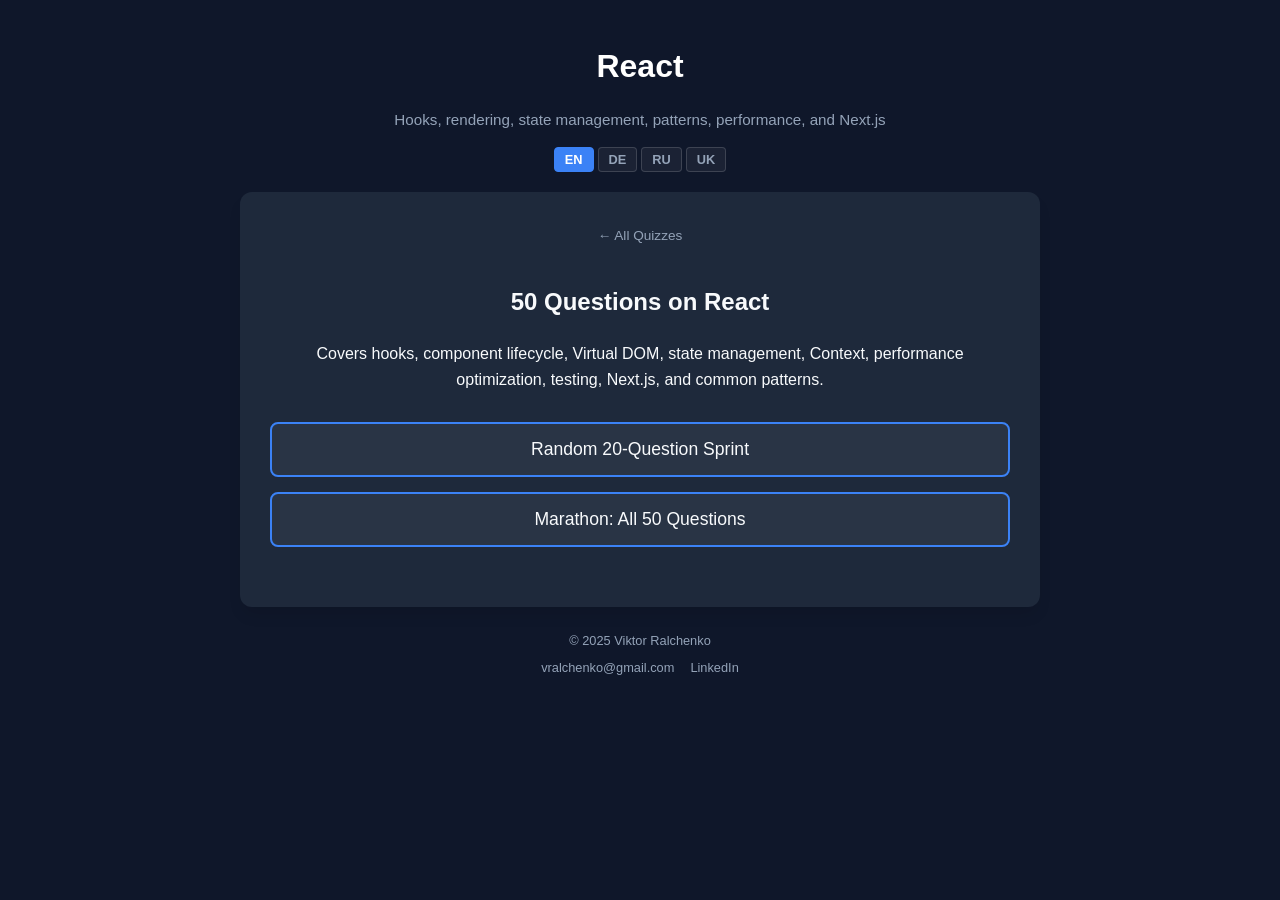
<file: react.html>
<!DOCTYPE html>
<html lang="en">
<head>
    <meta charset="UTF-8">
    <meta name="viewport" content="width=device-width, initial-scale=1.0">
    <title>React — Interview Quiz</title>
    <link rel="stylesheet" href="style.css">
</head>
<body>
    <div class="container">
        <div class="header">
            <h1 id="quiz-title"></h1>
            <p id="quiz-subtitle"></p>
            <div class="lang-selector">
                <button class="lang-btn" data-lang="en" onclick="setLang('en')">EN</button>
                <button class="lang-btn" data-lang="de" onclick="setLang('de')">DE</button>
                <button class="lang-btn" data-lang="ru" onclick="setLang('ru')">RU</button>
                <button class="lang-btn" data-lang="uk" onclick="setLang('uk')">UK</button>
            </div>
        </div>
        <div class="card active" id="setup-card">
            <a class="back-link" href="index.html">&#8592; All Quizzes</a>
            <h2 id="setup-heading"></h2>
            <p id="setup-desc"></p>
            <div class="batch-controls">
                <button class="batch-btn" onclick="startQuiz(20)" id="btn-sprint"></button>
                <button class="batch-btn" onclick="startQuiz(50)" id="btn-marathon"></button>
            </div>
        </div>
        <div id="quiz-area" style="display: none;">
            <div class="nav-bar">
                <a class="nav-btn" href="index.html" id="nav-all">&#8592; </a>
                <button class="nav-btn" onclick="location.reload()" id="nav-restart">&#8635; </button>
            </div>
            <div class="score-display">
                <span id="q-counter"></span>
                <span id="score-tracker"></span>
            </div>
            <div class="progress-bar"><div class="progress-fill" id="progress"></div></div>
            <div id="quiz-container"></div>
        </div>
        <div class="card" id="results-card">
            <h2 id="results-heading"></h2>
            <div class="final-score" id="final-score-text"></div>
            <p id="feedback-text" style="font-size: 1.1rem; margin-bottom: 30px;"></p>
            <div style="display: flex; gap: 12px; justify-content: center; flex-wrap: wrap;">
                <a class="restart-btn show" href="index.html" style="text-decoration: none;" id="res-all"></a>
                <button class="restart-btn show" onclick="location.reload()" id="res-restart"></button>
            </div>
        </div>
    </div>

<script>
const ui = {
    en: { title: "React", subtitle: "Hooks, rendering, state management, patterns, performance, and Next.js", heading: "50 Questions on React", desc: "Covers hooks, component lifecycle, Virtual DOM, state management, Context, performance optimization, testing, Next.js, and common patterns.", sprint: "Random 20-Question Sprint", marathon: "Marathon: All 50 Questions", allQuizzes: "\u2190 All Quizzes", restart: "\u21BB Restart", question: "Question", of: "of", score: "Score", explanation: "Explanation:", next: "Continue", complete: "Assessment Complete!", allBtn: "All Quizzes", restartBtn: "Restart Quiz", feedbackHigh: "Outstanding! Deep mastery of React hooks, rendering, state management, and modern patterns.", feedbackMid: "Solid foundation! Review useCallback/useMemo optimization, Server Components, and Context re-render issues.", feedbackLow: "Keep studying! Focus on hooks (useState, useEffect, useRef), rendering lifecycle, and the key prop in lists." },
    de: { title: "React", subtitle: "Hooks, Rendering, State Management, Patterns, Performance und Next.js", heading: "50 Fragen zu React", desc: "Umfasst Hooks, Komponentenlebenszyklus, Virtual DOM, State Management, Context, Performance-Optimierung, Testing, Next.js und gängige Patterns.", sprint: "Zufällige 20-Fragen-Runde", marathon: "Marathon: Alle 50 Fragen", allQuizzes: "\u2190 Alle Quizze", restart: "\u21BB Neustart", question: "Frage", of: "von", score: "Punkte", explanation: "Erklärung:", next: "Weiter", complete: "Bewertung abgeschlossen!", allBtn: "Alle Quizze", restartBtn: "Quiz neustarten", feedbackHigh: "Hervorragend! Tiefes Verständnis von React Hooks, Rendering, State Management und modernen Patterns.", feedbackMid: "Solide Grundlage! Wiederhole useCallback/useMemo-Optimierung, Server Components und Context-Re-Render-Probleme.", feedbackLow: "Weiter lernen! Konzentriere dich auf Hooks (useState, useEffect, useRef), Rendering-Lebenszyklus und die key-Prop in Listen." },
    ru: { title: "React", subtitle: "Hooks, рендеринг, управление состоянием, паттерны, производительность и Next.js", heading: "50 вопросов по React", desc: "Охватывает hooks, жизненный цикл компонентов, Virtual DOM, управление состоянием, Context, оптимизацию производительности, тестирование, Next.js и распространённые паттерны.", sprint: "Случайные 20 вопросов", marathon: "Марафон: все 50 вопросов", allQuizzes: "\u2190 Все квизы", restart: "\u21BB Заново", question: "Вопрос", of: "из", score: "Счёт", explanation: "Пояснение:", next: "Далее", complete: "Тест завершён!", allBtn: "Все квизы", restartBtn: "Начать заново", feedbackHigh: "Отлично! Глубокое владение React hooks, рендерингом, управлением состоянием и современными паттернами.", feedbackMid: "Хорошая база! Повторите оптимизацию useCallback/useMemo, Server Components и проблемы ре-рендера Context.", feedbackLow: "Продолжайте учиться! Сосредоточьтесь на hooks (useState, useEffect, useRef), жизненном цикле рендеринга и prop key в списках." },
    uk: { title: "React", subtitle: "Hooks, рендеринг, управління станом, патерни, продуктивність та Next.js", heading: "50 питань з React", desc: "Охоплює hooks, життєвий цикл компонентів, Virtual DOM, управління станом, Context, оптимізацію продуктивності, тестування, Next.js та поширені патерни.", sprint: "Випадкові 20 питань", marathon: "Марафон: усі 50 питань", allQuizzes: "\u2190 Усі квізи", restart: "\u21BB Заново", question: "Питання", of: "з", score: "Рахунок", explanation: "Пояснення:", next: "Далі", complete: "Тест завершено!", allBtn: "Усі квізи", restartBtn: "Почати заново", feedbackHigh: "Чудово! Глибоке володіння React hooks, рендерингом, управлінням станом та сучасними патернами.", feedbackMid: "Міцна основа! Повторіть оптимізацію useCallback/useMemo, Server Components та проблеми ре-рендеру Context.", feedbackLow: "Продовжуйте вчитися! Зосередьтеся на hooks (useState, useEffect, useRef), життєвому циклі рендерингу та prop key у списках." }
};

const allQuestions = [
// ===== HOOKS =====
{ category: "Hooks", question: { en: "What are the Rules of Hooks?", de: "Was sind die Regeln für Hooks?", ru: "Каковы правила Hooks?", uk: "Які правила Hooks?" }, options: { en: ["Hooks can be called anywhere in a function.", "1) Only call hooks at the top level (no conditions/loops). 2) Only call hooks from React function components or custom hooks. These rules ensure consistent hook order between renders.", "Hooks must be called inside useEffect.", "There are no rules — hooks are flexible."], de: ["Hooks können überall in einer Funktion aufgerufen werden.", "1) Hooks nur auf der obersten Ebene aufrufen (keine Bedingungen/Schleifen). 2) Hooks nur aus React-Funktionskomponenten oder Custom Hooks aufrufen. Diese Regeln gewährleisten eine konsistente Hook-Reihenfolge zwischen Rendervorgängen.", "Hooks müssen innerhalb von useEffect aufgerufen werden.", "Es gibt keine Regeln — Hooks sind flexibel."], ru: ["Hooks можно вызывать в любом месте функции.", "1) Вызывать hooks только на верхнем уровне (без условий/циклов). 2) Вызывать hooks только из функциональных компонентов React или custom hooks. Эти правила обеспечивают постоянный порядок hooks между рендерами.", "Hooks должны вызываться внутри useEffect.", "Правил нет — hooks гибкие."], uk: ["Hooks можна викликати будь-де у функції.", "1) Викликати hooks лише на верхньому рівні (без умов/циклів). 2) Викликати hooks лише з функціональних компонентів React або custom hooks. Ці правила забезпечують сталий порядок hooks між рендерами.", "Hooks мають викликатися всередині useEffect.", "Правил немає — hooks гнучкі."] }, correctIndex: 1, explanation: { en: "React relies on the ORDER hooks are called to associate state with the component. Calling a hook inside an if-block could change the order between renders, breaking state tracking.", de: "React verlässt sich auf die REIHENFOLGE der Hook-Aufrufe, um den State mit der Komponente zu verknüpfen. Ein Hook-Aufruf in einem if-Block könnte die Reihenfolge zwischen Rendervorgängen ändern und das State-Tracking brechen.", ru: "React полагается на ПОРЯДОК вызова hooks для связи состояния с компонентом. Вызов hook внутри if-блока может изменить порядок между рендерами, нарушив отслеживание состояния.", uk: "React покладається на ПОРЯДОК виклику hooks для зв'язку стану з компонентом. Виклик hook всередині if-блоку може змінити порядок між рендерами, порушивши відстеження стану." } },
{ category: "Hooks", question: { en: "What is the difference between useState and useReducer?", de: "Was ist der Unterschied zwischen useState und useReducer?", ru: "В чём разница между useState и useReducer?", uk: "В чому різниця між useState та useReducer?" }, options: { en: ["They're identical.", "useState is for simple state (single values). useReducer is for complex state logic with multiple sub-values or when next state depends on previous state — like a mini Redux.", "useReducer is deprecated.", "useState is for numbers, useReducer for objects."], de: ["Sie sind identisch.", "useState ist für einfachen State (einzelne Werte). useReducer ist für komplexe State-Logik mit mehreren Teilwerten oder wenn der nächste State vom vorherigen abhängt — wie ein Mini-Redux.", "useReducer ist veraltet.", "useState ist für Zahlen, useReducer für Objekte."], ru: ["Они идентичны.", "useState — для простого состояния (отдельные значения). useReducer — для сложной логики состояния с несколькими подзначениями или когда следующее состояние зависит от предыдущего — как мини-Redux.", "useReducer устарел.", "useState для чисел, useReducer для объектов."], uk: ["Вони ідентичні.", "useState — для простого стану (окремі значення). useReducer — для складної логіки стану з кількома підзначеннями або коли наступний стан залежить від попереднього — як міні-Redux.", "useReducer застарілий.", "useState для чисел, useReducer для об'єктів."] }, correctIndex: 1, explanation: { en: "useReducer centralizes state transitions: dispatch({type:'ADD_ITEM', payload}) → reducer returns new state. Better for forms, complex toggles, and when state updates depend on previous state.", de: "useReducer zentralisiert State-Übergänge: dispatch({type:'ADD_ITEM', payload}) → Reducer gibt neuen State zurück. Besser für Formulare, komplexe Toggles und wenn State-Updates vom vorherigen State abhängen.", ru: "useReducer централизует переходы состояния: dispatch({type:'ADD_ITEM', payload}) → reducer возвращает новое состояние. Лучше для форм, сложных переключателей и когда обновления состояния зависят от предыдущего.", uk: "useReducer централізує переходи стану: dispatch({type:'ADD_ITEM', payload}) → reducer повертає новий стан. Краще для форм, складних перемикачів та коли оновлення стану залежать від попереднього." } },
{ category: "Hooks", question: { en: "What does useEffect's cleanup function do?", de: "Was macht die Cleanup-Funktion von useEffect?", ru: "Что делает функция очистки useEffect?", uk: "Що робить функція очищення useEffect?" }, options: { en: ["It removes the component from the DOM.", "The returned function runs before the next effect execution and on unmount — used to cancel subscriptions, timers, or abort fetch requests.", "It cleans up console logs.", "It's called when the user closes the browser."], de: ["Sie entfernt die Komponente aus dem DOM.", "Die zurückgegebene Funktion wird vor der nächsten Effect-Ausführung und beim Unmount ausgeführt — zum Abbrechen von Subscriptions, Timern oder Fetch-Requests.", "Sie bereinigt Console-Logs.", "Sie wird aufgerufen, wenn der Benutzer den Browser schliesst."], ru: ["Она удаляет компонент из DOM.", "Возвращённая функция выполняется перед следующим выполнением эффекта и при размонтировании — используется для отмены подписок, таймеров или прерывания fetch-запросов.", "Она очищает логи консоли.", "Она вызывается при закрытии браузера."], uk: ["Вона видаляє компонент з DOM.", "Повернена функція виконується перед наступним виконанням ефекту та при розмонтуванні — використовується для скасування підписок, таймерів або переривання fetch-запитів.", "Вона очищає логи консолі.", "Вона викликається при закритті браузера."] }, correctIndex: 1, explanation: { en: "useEffect(() => { const id = setInterval(tick, 1000); return () => clearInterval(id); }, []). Without cleanup, the interval keeps running after unmount — a memory leak.", de: "useEffect(() => { const id = setInterval(tick, 1000); return () => clearInterval(id); }, []). Ohne Cleanup läuft das Intervall nach dem Unmount weiter — ein Memory Leak.", ru: "useEffect(() => { const id = setInterval(tick, 1000); return () => clearInterval(id); }, []). Без очистки интервал продолжает работать после размонтирования — утечка памяти.", uk: "useEffect(() => { const id = setInterval(tick, 1000); return () => clearInterval(id); }, []). Без очищення інтервал продовжує працювати після розмонтування — витік пам'яті." } },
{ category: "Hooks", question: { en: "Why does useEffect with an empty dependency array [] run only once?", de: "Warum wird useEffect mit einem leeren Dependency-Array [] nur einmal ausgeführt?", ru: "Почему useEffect с пустым массивом зависимостей [] выполняется только один раз?", uk: "Чому useEffect з порожнім масивом залежностей [] виконується лише один раз?" }, options: { en: ["It's a bug that will be fixed.", "React runs effects after render. An empty deps array means 'no dependencies changed' on subsequent renders, so React skips re-running the effect — equivalent to componentDidMount.", "It runs twice in development.", "Empty array means 'run on every render'."], de: ["Es ist ein Bug, der behoben wird.", "React führt Effects nach dem Render aus. Ein leeres Deps-Array bedeutet 'keine Abhängigkeiten geändert' bei nachfolgenden Renders, daher überspringt React die erneute Ausführung — entspricht componentDidMount.", "Es wird in der Entwicklung zweimal ausgeführt.", "Leeres Array bedeutet 'bei jedem Render ausführen'."], ru: ["Это баг, который исправят.", "React запускает эффекты после рендера. Пустой массив зависимостей означает «зависимости не изменились» при последующих рендерах, поэтому React пропускает повторный запуск — эквивалент componentDidMount.", "Он запускается дважды в режиме разработки.", "Пустой массив означает «запускать при каждом рендере»."], uk: ["Це баг, який виправлять.", "React запускає ефекти після рендеру. Порожній масив залежностей означає «залежності не змінилися» при наступних рендерах, тому React пропускає повторний запуск — еквівалент componentDidMount.", "Він запускається двічі в режимі розробки.", "Порожній масив означає «запускати при кожному рендері»."] }, correctIndex: 1, explanation: { en: "[] tells React this effect depends on nothing external. Since nothing changes, it only runs after the initial render. Note: in StrictMode dev, it intentionally runs twice to catch bugs.", de: "[] sagt React, dass dieser Effect von nichts Externem abhängt. Da sich nichts ändert, wird er nur nach dem initialen Render ausgeführt. Hinweis: Im StrictMode-Dev wird er absichtlich zweimal ausgeführt, um Bugs zu finden.", ru: "[] сообщает React, что этот эффект не зависит от внешних факторов. Поскольку ничего не меняется, он запускается только после начального рендера. Примечание: в StrictMode dev он намеренно запускается дважды для обнаружения багов.", uk: "[] повідомляє React, що цей ефект не залежить від зовнішніх факторів. Оскільки нічого не змінюється, він запускається лише після початкового рендеру. Примітка: у StrictMode dev він навмисно запускається двічі для виявлення багів." } },
{ category: "Hooks", question: { en: "What is useRef used for besides DOM access?", de: "Wofür wird useRef ausser für DOM-Zugriff verwendet?", ru: "Для чего используется useRef помимо доступа к DOM?", uk: "Для чого використовується useRef окрім доступу до DOM?" }, options: { en: ["Only for DOM refs.", "It stores a mutable value that persists across renders WITHOUT causing re-renders when changed — perfect for previous values, timers, flags, and instance variables.", "It creates a reference to another component.", "It's only for class components."], de: ["Nur für DOM-Refs.", "Es speichert einen veränderlichen Wert, der über Rendervorgänge hinweg bestehen bleibt, OHNE bei Änderung Re-Renders auszulösen — perfekt für vorherige Werte, Timer, Flags und Instanzvariablen.", "Es erstellt eine Referenz zu einer anderen Komponente.", "Es ist nur für Klassenkomponenten."], ru: ["Только для DOM-ссылок.", "Хранит мутабельное значение, которое сохраняется между рендерами БЕЗ вызова ре-рендеров при изменении — идеально для предыдущих значений, таймеров, флагов и переменных экземпляра.", "Создаёт ссылку на другой компонент.", "Только для классовых компонентов."], uk: ["Лише для DOM-посилань.", "Зберігає мутабельне значення, яке зберігається між рендерами БЕЗ виклику ре-рендерів при зміні — ідеально для попередніх значень, таймерів, прапорців та змінних екземпляра.", "Створює посилання на інший компонент.", "Лише для класових компонентів."] }, correctIndex: 1, explanation: { en: "const renderCount = useRef(0); renderCount.current++ — counts renders without causing infinite re-render loop. Unlike state, changing .current doesn't trigger a re-render.", de: "const renderCount = useRef(0); renderCount.current++ — zählt Renders ohne endlose Re-Render-Schleife. Anders als State löst eine Änderung von .current keinen Re-Render aus.", ru: "const renderCount = useRef(0); renderCount.current++ — считает рендеры без бесконечного цикла ре-рендеров. В отличие от state, изменение .current не вызывает ре-рендер.", uk: "const renderCount = useRef(0); renderCount.current++ — рахує рендери без нескінченного циклу ре-рендерів. На відміну від state, зміна .current не викликає ре-рендер." } },
{ category: "Hooks", question: { en: "What is useCallback and when should you use it?", de: "Was ist useCallback und wann sollte man es verwenden?", ru: "Что такое useCallback и когда его следует использовать?", uk: "Що таке useCallback і коли його слід використовувати?" }, options: { en: ["It calls a function back after a delay.", "It memoizes a function reference so it doesn't change between renders — useful when passing callbacks to memoized child components (React.memo) to prevent unnecessary re-renders.", "It should wrap every function.", "It makes functions run asynchronously."], de: ["Es ruft eine Funktion nach einer Verzögerung zurück.", "Es memoisiert eine Funktionsreferenz, damit sie sich zwischen Renders nicht ändert — nützlich beim Übergeben von Callbacks an memoisierte Kindkomponenten (React.memo), um unnötige Re-Renders zu vermeiden.", "Es sollte jede Funktion umschliessen.", "Es macht Funktionen asynchron."], ru: ["Вызывает функцию обратно после задержки.", "Мемоизирует ссылку на функцию, чтобы она не менялась между рендерами — полезно при передаче callback-ов мемоизированным дочерним компонентам (React.memo) для предотвращения ненужных ре-рендеров.", "Должен оборачивать каждую функцию.", "Делает функции асинхронными."], uk: ["Викликає функцію назад після затримки.", "Мемоізує посилання на функцію, щоб воно не змінювалося між рендерами — корисно при передачі callback-ів мемоізованим дочірнім компонентам (React.memo) для запобігання непотрібним ре-рендерам.", "Має обгортати кожну функцію.", "Робить функції асинхронними."] }, correctIndex: 1, explanation: { en: "Without useCallback, a new function is created every render. If passed to React.memo(Child), Child still re-renders because the prop (function reference) changed. useCallback stabilizes it.", de: "Ohne useCallback wird bei jedem Render eine neue Funktion erstellt. Wenn an React.memo(Child) übergeben, rendert Child trotzdem neu, weil sich die Prop (Funktionsreferenz) geändert hat. useCallback stabilisiert sie.", ru: "Без useCallback при каждом рендере создаётся новая функция. При передаче в React.memo(Child) Child всё равно ре-рендерится, потому что prop (ссылка на функцию) изменился. useCallback стабилизирует её.", uk: "Без useCallback при кожному рендері створюється нова функція. При передачі в React.memo(Child) Child все одно ре-рендериться, бо prop (посилання на функцію) змінився. useCallback стабілізує її." } },
{ category: "Hooks", question: { en: "What is the difference between useMemo and useCallback?", de: "Was ist der Unterschied zwischen useMemo und useCallback?", ru: "В чём разница между useMemo и useCallback?", uk: "В чому різниця між useMemo та useCallback?" }, options: { en: ["They're identical.", "useMemo memoizes a computed VALUE: useMemo(() => expensiveCalc(), [deps]). useCallback memoizes a FUNCTION reference: useCallback(fn, [deps]). useCallback(fn, deps) === useMemo(() => fn, deps).", "useMemo is for objects, useCallback for functions.", "useCallback is deprecated in favor of useMemo."], de: ["Sie sind identisch.", "useMemo memoisiert einen berechneten WERT: useMemo(() => expensiveCalc(), [deps]). useCallback memoisiert eine FUNKTIONS-Referenz: useCallback(fn, [deps]). useCallback(fn, deps) === useMemo(() => fn, deps).", "useMemo ist für Objekte, useCallback für Funktionen.", "useCallback ist zugunsten von useMemo veraltet."], ru: ["Они идентичны.", "useMemo мемоизирует вычисленное ЗНАЧЕНИЕ: useMemo(() => expensiveCalc(), [deps]). useCallback мемоизирует ССЫЛКУ на функцию: useCallback(fn, [deps]). useCallback(fn, deps) === useMemo(() => fn, deps).", "useMemo для объектов, useCallback для функций.", "useCallback устарел в пользу useMemo."], uk: ["Вони ідентичні.", "useMemo мемоізує обчислене ЗНАЧЕННЯ: useMemo(() => expensiveCalc(), [deps]). useCallback мемоізує ПОСИЛАННЯ на функцію: useCallback(fn, [deps]). useCallback(fn, deps) === useMemo(() => fn, deps).", "useMemo для об'єктів, useCallback для функцій.", "useCallback застарілий на користь useMemo."] }, correctIndex: 1, explanation: { en: "useMemo: cache the RESULT of calling the function. useCallback: cache the function ITSELF. const list = useMemo(() => sort(items), [items]) vs const handler = useCallback(() => onClick(id), [id]).", de: "useMemo: das ERGEBNIS des Funktionsaufrufs cachen. useCallback: die Funktion SELBST cachen. const list = useMemo(() => sort(items), [items]) vs const handler = useCallback(() => onClick(id), [id]).", ru: "useMemo: кешировать РЕЗУЛЬТАТ вызова функции. useCallback: кешировать саму ФУНКЦИЮ. const list = useMemo(() => sort(items), [items]) vs const handler = useCallback(() => onClick(id), [id]).", uk: "useMemo: кешувати РЕЗУЛЬТАТ виклику функції. useCallback: кешувати саму ФУНКЦІЮ. const list = useMemo(() => sort(items), [items]) vs const handler = useCallback(() => onClick(id), [id])." } },
{ category: "Hooks", question: { en: "What is a Custom Hook?", de: "Was ist ein Custom Hook?", ru: "Что такое Custom Hook?", uk: "Що таке Custom Hook?" }, options: { en: ["A hook from a third-party library.", "A function starting with 'use' that encapsulates reusable stateful logic using built-in hooks — extracts common patterns into shareable functions.", "A class method that uses hooks.", "A hook that overrides built-in hooks."], de: ["Ein Hook aus einer Drittanbieter-Bibliothek.", "Eine Funktion, die mit 'use' beginnt und wiederverwendbare zustandsbehaftete Logik mit eingebauten Hooks kapselt — extrahiert gängige Muster in teilbare Funktionen.", "Eine Klassenmethode, die Hooks verwendet.", "Ein Hook, der eingebaute Hooks überschreibt."], ru: ["Hook из сторонней библиотеки.", "Функция, начинающаяся с 'use', которая инкапсулирует переиспользуемую логику с состоянием, используя встроенные hooks — извлекает общие паттерны в общие функции.", "Метод класса, использующий hooks.", "Hook, который переопределяет встроенные hooks."], uk: ["Hook зі сторонньої бібліотеки.", "Функція, що починається з 'use', яка інкапсулює перевикористовувану логіку зі станом, використовуючи вбудовані hooks — витягує загальні патерни у спільні функції.", "Метод класу, що використовує hooks.", "Hook, який перевизначає вбудовані hooks."] }, correctIndex: 1, explanation: { en: "function useLocalStorage(key, init) { const [val, setVal] = useState(localStorage.getItem(key) ?? init); useEffect(() => localStorage.setItem(key, val), [key, val]); return [val, setVal]; }", de: "function useLocalStorage(key, init) { const [val, setVal] = useState(localStorage.getItem(key) ?? init); useEffect(() => localStorage.setItem(key, val), [key, val]); return [val, setVal]; }", ru: "function useLocalStorage(key, init) { const [val, setVal] = useState(localStorage.getItem(key) ?? init); useEffect(() => localStorage.setItem(key, val), [key, val]); return [val, setVal]; }", uk: "function useLocalStorage(key, init) { const [val, setVal] = useState(localStorage.getItem(key) ?? init); useEffect(() => localStorage.setItem(key, val), [key, val]); return [val, setVal]; }" } },
{ category: "Hooks", question: { en: "What does useLayoutEffect do differently from useEffect?", de: "Was macht useLayoutEffect anders als useEffect?", ru: "Чем useLayoutEffect отличается от useEffect?", uk: "Чим useLayoutEffect відрізняється від useEffect?" }, options: { en: ["It only works with CSS layouts.", "useLayoutEffect fires synchronously AFTER DOM mutations but BEFORE the browser paints — used for measuring DOM elements or preventing visual flicker.", "It's faster than useEffect.", "It runs before the component renders."], de: ["Es funktioniert nur mit CSS-Layouts.", "useLayoutEffect wird synchron NACH DOM-Mutationen, aber VOR dem Browser-Paint ausgeführt — zum Messen von DOM-Elementen oder zur Vermeidung von visuellem Flackern.", "Es ist schneller als useEffect.", "Es wird vor dem Rendern der Komponente ausgeführt."], ru: ["Работает только с CSS-макетами.", "useLayoutEffect запускается синхронно ПОСЛЕ мутаций DOM, но ДО отрисовки браузером — используется для измерения DOM-элементов или предотвращения визуального мерцания.", "Он быстрее useEffect.", "Он запускается до рендера компонента."], uk: ["Працює лише з CSS-макетами.", "useLayoutEffect запускається синхронно ПІСЛЯ мутацій DOM, але ДО відмалювання браузером — використовується для вимірювання DOM-елементів або запобігання візуальному мерехтінню.", "Він швидший за useEffect.", "Він запускається до рендеру компонента."] }, correctIndex: 1, explanation: { en: "useEffect: render → paint → effect (user might see a flash). useLayoutEffect: render → effect → paint (blocks paint until done). Use for DOM measurements, scroll restoration, or tooltip positioning.", de: "useEffect: Render → Paint → Effect (Benutzer sieht möglicherweise ein Flackern). useLayoutEffect: Render → Effect → Paint (blockiert Paint bis fertig). Für DOM-Messungen, Scroll-Wiederherstellung oder Tooltip-Positionierung.", ru: "useEffect: рендер → отрисовка → эффект (пользователь может увидеть мерцание). useLayoutEffect: рендер → эффект → отрисовка (блокирует отрисовку до завершения). Для измерений DOM, восстановления скролла или позиционирования tooltip.", uk: "useEffect: рендер → відмалювання → ефект (користувач може побачити мерехтіння). useLayoutEffect: рендер → ефект → відмалювання (блокує відмалювання до завершення). Для вимірювань DOM, відновлення скролу або позиціонування tooltip." } },
{ category: "Hooks", question: { en: "What is useTransition in React 18+?", de: "Was ist useTransition in React 18+?", ru: "Что такое useTransition в React 18+?", uk: "Що таке useTransition у React 18+?" }, options: { en: ["For CSS transitions.", "It marks state updates as non-urgent (transitions), allowing React to keep the UI responsive by interrupting the transition render if higher-priority updates come in.", "It transitions between pages.", "It manages animation states."], de: ["Für CSS-Übergänge.", "Es markiert State-Updates als nicht dringend (Transitions), sodass React die UI reaktionsfähig hält, indem es den Transition-Render unterbricht, wenn höher priorisierte Updates eingehen.", "Es wechselt zwischen Seiten.", "Es verwaltet Animationszustände."], ru: ["Для CSS-переходов.", "Помечает обновления состояния как неприоритетные (transitions), позволяя React сохранять отзывчивость UI, прерывая рендер transition при поступлении более приоритетных обновлений.", "Переключает между страницами.", "Управляет состояниями анимации."], uk: ["Для CSS-переходів.", "Позначає оновлення стану як непріоритетні (transitions), дозволяючи React зберігати чутливість UI, перериваючи рендер transition при надходженні більш пріоритетних оновлень.", "Переключає між сторінками.", "Керує станами анімації."] }, correctIndex: 1, explanation: { en: "const [isPending, startTransition] = useTransition(); startTransition(() => setSearchResults(filter(hugeList))). The input stays responsive while the heavy filter runs in the background.", de: "const [isPending, startTransition] = useTransition(); startTransition(() => setSearchResults(filter(hugeList))). Das Eingabefeld bleibt reaktionsfähig, während der aufwändige Filter im Hintergrund läuft.", ru: "const [isPending, startTransition] = useTransition(); startTransition(() => setSearchResults(filter(hugeList))). Поле ввода остаётся отзывчивым, пока тяжёлый фильтр работает в фоне.", uk: "const [isPending, startTransition] = useTransition(); startTransition(() => setSearchResults(filter(hugeList))). Поле вводу залишається чутливим, поки важкий фільтр працює у фоні." } },
// ===== RENDERING & VIRTUAL DOM =====
{ category: "Rendering", question: { en: "What is the Virtual DOM and why does React use it?", de: "Was ist das Virtual DOM und warum verwendet React es?", ru: "Что такое Virtual DOM и зачем React его использует?", uk: "Що таке Virtual DOM і навіщо React його використовує?" }, options: { en: ["A hidden DOM inside an iframe.", "A lightweight in-memory JavaScript representation of the real DOM. React diffs the new VDOM with the previous one and applies only the minimal real DOM changes (reconciliation).", "A DOM that only exists on the server.", "An alternative to the Shadow DOM."], de: ["Ein verstecktes DOM in einem iframe.", "Eine leichtgewichtige In-Memory-JavaScript-Darstellung des echten DOM. React vergleicht das neue VDOM mit dem vorherigen und wendet nur die minimalen echten DOM-Änderungen an (Reconciliation).", "Ein DOM, das nur auf dem Server existiert.", "Eine Alternative zum Shadow DOM."], ru: ["Скрытый DOM внутри iframe.", "Легковесное JavaScript-представление реального DOM в памяти. React сравнивает новый VDOM с предыдущим и применяет только минимальные изменения реального DOM (reconciliation).", "DOM, существующий только на сервере.", "Альтернатива Shadow DOM."], uk: ["Прихований DOM всередині iframe.", "Легковагове JavaScript-представлення реального DOM у пам'яті. React порівнює новий VDOM з попереднім і застосовує лише мінімальні зміни реального DOM (reconciliation).", "DOM, що існує лише на сервері.", "Альтернатива Shadow DOM."] }, correctIndex: 1, explanation: { en: "Direct DOM manipulation is slow. React batches changes: render new VDOM → diff against old VDOM → compute minimal set of real DOM mutations → apply in one batch. Much more efficient.", de: "Direkte DOM-Manipulation ist langsam. React bündelt Änderungen: neues VDOM rendern → gegen altes VDOM vergleichen → minimale Menge realer DOM-Mutationen berechnen → in einem Batch anwenden. Viel effizienter.", ru: "Прямая манипуляция DOM медленная. React группирует изменения: рендер нового VDOM → сравнение со старым VDOM → вычисление минимального набора мутаций реального DOM → применение одним пакетом. Гораздо эффективнее.", uk: "Пряма маніпуляція DOM повільна. React групує зміни: рендер нового VDOM → порівняння зі старим VDOM → обчислення мінімального набору мутацій реального DOM → застосування одним пакетом. Набагато ефективніше." } },
{ category: "Rendering", question: { en: "What triggers a React component to re-render?", de: "Was löst einen Re-Render einer React-Komponente aus?", ru: "Что вызывает ре-рендер компонента React?", uk: "Що викликає ре-рендер компонента React?" }, options: { en: ["Only when props change.", "1) setState/useState setter called. 2) Parent re-renders (even if props haven't changed). 3) Context value changes. 4) forceUpdate() in class components.", "Only when state changes.", "Re-renders happen on a fixed timer."], de: ["Nur wenn sich Props ändern.", "1) setState/useState-Setter aufgerufen. 2) Elternkomponente rendert neu (auch wenn Props unverändert). 3) Context-Wert ändert sich. 4) forceUpdate() in Klassenkomponenten.", "Nur wenn sich der State ändert.", "Re-Renders erfolgen in festen Zeitintervallen."], ru: ["Только при изменении props.", "1) Вызван setState/useState setter. 2) Родитель ре-рендерится (даже если props не изменились). 3) Значение Context изменилось. 4) forceUpdate() в классовых компонентах.", "Только при изменении state.", "Ре-рендеры происходят по таймеру."], uk: ["Лише при зміні props.", "1) Викликаний setState/useState setter. 2) Батьківський компонент ре-рендериться (навіть якщо props не змінилися). 3) Значення Context змінилося. 4) forceUpdate() у класових компонентах.", "Лише при зміні state.", "Ре-рендери відбуваються за таймером."] }, correctIndex: 1, explanation: { en: "Key insight: a parent re-rendering causes ALL children to re-render by default, even if their props are identical. This is why React.memo exists — to skip unnecessary child re-renders.", de: "Wichtige Erkenntnis: Ein Re-Render der Elternkomponente verursacht standardmässig einen Re-Render ALLER Kinder, auch wenn deren Props identisch sind. Deshalb gibt es React.memo — um unnötige Kind-Re-Renders zu überspringen.", ru: "Ключевой момент: ре-рендер родителя по умолчанию вызывает ре-рендер ВСЕХ дочерних компонентов, даже если их props идентичны. Именно поэтому существует React.memo — чтобы пропускать ненужные ре-рендеры дочерних.", uk: "Ключовий момент: ре-рендер батьківського компонента за замовчуванням викликає ре-рендер УСІХ дочірніх, навіть якщо їхні props ідентичні. Саме тому існує React.memo — щоб пропускати непотрібні ре-рендери дочірніх." } },
{ category: "Rendering", question: { en: "What is Reconciliation in React?", de: "Was ist Reconciliation in React?", ru: "Что такое Reconciliation в React?", uk: "Що таке Reconciliation у React?" }, options: { en: ["Merging two components.", "React's algorithm for comparing the old and new Virtual DOM trees to determine the minimum number of DOM operations needed to update the UI.", "Resolving merge conflicts in state.", "Synchronizing state between components."], de: ["Zwei Komponenten zusammenführen.", "Reacts Algorithmus zum Vergleich der alten und neuen Virtual-DOM-Bäume, um die minimale Anzahl von DOM-Operationen zur UI-Aktualisierung zu bestimmen.", "Merge-Konflikte im State lösen.", "State zwischen Komponenten synchronisieren."], ru: ["Объединение двух компонентов.", "Алгоритм React для сравнения старого и нового деревьев Virtual DOM с целью определения минимального количества DOM-операций для обновления UI.", "Разрешение конфликтов слияния в state.", "Синхронизация state между компонентами."], uk: ["Об'єднання двох компонентів.", "Алгоритм React для порівняння старого та нового дерев Virtual DOM з метою визначення мінімальної кількості DOM-операцій для оновлення UI.", "Вирішення конфліктів злиття у state.", "Синхронізація state між компонентами."] }, correctIndex: 1, explanation: { en: "React uses heuristics: different element types → destroy and rebuild subtree. Same type → update props. Lists use 'key' prop to match elements. O(n) instead of O(n³) tree diff.", de: "React nutzt Heuristiken: unterschiedliche Elementtypen → Unterbaum zerstören und neu aufbauen. Gleicher Typ → Props aktualisieren. Listen verwenden die 'key'-Prop zum Abgleich. O(n) statt O(n³) Baumvergleich.", ru: "React использует эвристики: разные типы элементов → уничтожить и пересоздать поддерево. Одинаковый тип → обновить props. Списки используют prop 'key' для сопоставления. O(n) вместо O(n³) сравнения деревьев.", uk: "React використовує евристики: різні типи елементів → знищити і пересоздати піддерево. Однаковий тип → оновити props. Списки використовують prop 'key' для зіставлення. O(n) замість O(n³) порівняння дерев." } },
{ category: "Rendering", question: { en: "Why is the 'key' prop important in lists?", de: "Warum ist die 'key'-Prop in Listen wichtig?", ru: "Почему prop 'key' важен в списках?", uk: "Чому prop 'key' важливий у списках?" }, options: { en: ["It's an accessibility feature.", "Keys help React identify which items changed, were added, or removed during reconciliation — without stable keys, React can't efficiently reuse and reorder DOM nodes.", "It encrypts list data.", "It's only needed for animations."], de: ["Es ist eine Barrierefreiheitsfunktion.", "Keys helfen React zu erkennen, welche Elemente sich geändert haben, hinzugefügt oder entfernt wurden — ohne stabile Keys kann React DOM-Knoten nicht effizient wiederverwenden und neu anordnen.", "Es verschlüsselt Listendaten.", "Es wird nur für Animationen benötigt."], ru: ["Это функция доступности.", "Keys помогают React определить, какие элементы изменились, были добавлены или удалены при reconciliation — без стабильных keys React не может эффективно переиспользовать и переупорядочивать DOM-узлы.", "Он шифрует данные списка.", "Он нужен только для анимаций."], uk: ["Це функція доступності.", "Keys допомагають React визначити, які елементи змінилися, були додані або видалені при reconciliation — без стабільних keys React не може ефективно перевикористовувати та переупорядковувати DOM-вузли.", "Він шифрує дані списку.", "Він потрібен лише для анімацій."] }, correctIndex: 1, explanation: { en: "Without keys (or with index as key), React can't tell if items were reordered — it re-renders everything. With unique keys: React moves DOM nodes instead of destroying/recreating them.", de: "Ohne Keys (oder mit Index als Key) kann React nicht erkennen, ob Elemente neu angeordnet wurden — alles wird neu gerendert. Mit eindeutigen Keys: React verschiebt DOM-Knoten, statt sie zu zerstören/neu zu erstellen.", ru: "Без keys (или с index как key) React не может определить, были ли элементы переупорядочены — он ре-рендерит всё. С уникальными keys: React перемещает DOM-узлы вместо уничтожения/пересоздания.", uk: "Без keys (або з index як key) React не може визначити, чи були елементи переупорядковані — він ре-рендерить все. З унікальними keys: React переміщує DOM-вузли замість знищення/пересоздання." } },
{ category: "Rendering", question: { en: "Why should you avoid using array index as a key?", de: "Warum sollte man den Array-Index nicht als Key verwenden?", ru: "Почему не следует использовать индекс массива как key?", uk: "Чому не слід використовувати індекс масиву як key?" }, options: { en: ["Indexes are too slow to compute.", "If items are reordered, inserted, or deleted, indexes shift — React thinks existing items are different items, causing incorrect state associations and unnecessary DOM recreation.", "Indexes cause memory leaks.", "It's fine for static lists that never change."], de: ["Indizes sind zu langsam zu berechnen.", "Wenn Elemente neu angeordnet, eingefügt oder gelöscht werden, verschieben sich Indizes — React hält bestehende Elemente für andere, was zu falschen State-Zuordnungen und unnötiger DOM-Neuerstellung führt.", "Indizes verursachen Memory Leaks.", "Für statische Listen, die sich nie ändern, ist es in Ordnung."], ru: ["Индексы слишком медленно вычисляются.", "При переупорядочивании, вставке или удалении элементов индексы сдвигаются — React считает существующие элементы другими, вызывая неправильные ассоциации состояния и ненужное пересоздание DOM.", "Индексы вызывают утечки памяти.", "Для статических списков, которые никогда не меняются, это допустимо."], uk: ["Індекси надто повільно обчислюються.", "При переупорядкуванні, вставці або видаленні елементів індекси зсуваються — React вважає існуючі елементи іншими, викликаючи неправильні асоціації стану та непотрібне пересоздання DOM.", "Індекси спричиняють витоки пам'яті.", "Для статичних списків, що ніколи не змінюються, це допустимо."] }, correctIndex: 3, explanation: { en: "Index as key is ONLY safe for static, never-reordered lists. For dynamic lists: an item at index 2 might become index 1 after deletion. React keeps the old state for index 1, mixing up data.", de: "Index als Key ist NUR sicher für statische, nie neu angeordnete Listen. Bei dynamischen Listen: ein Element auf Index 2 könnte nach Löschung Index 1 werden. React behält den alten State für Index 1 bei und vermischt Daten.", ru: "Index как key БЕЗОПАСЕН ТОЛЬКО для статических, никогда не переупорядочиваемых списков. Для динамических: элемент с индексом 2 может стать индексом 1 после удаления. React сохраняет старое состояние для индекса 1, путая данные.", uk: "Index як key БЕЗПЕЧНИЙ ЛИШЕ для статичних списків, що ніколи не переупорядковуються. Для динамічних: елемент з індексом 2 може стати індексом 1 після видалення. React зберігає старий стан для індексу 1, плутаючи дані." } },
{ category: "Rendering", question: { en: "What is React.StrictMode and what does it do?", de: "Was ist React.StrictMode und was macht es?", ru: "Что такое React.StrictMode и что он делает?", uk: "Що таке React.StrictMode і що він робить?" }, options: { en: ["It enforces TypeScript strict mode.", "A development-only wrapper that intentionally double-renders components, runs effects twice, and warns about deprecated patterns to help find bugs early.", "It makes React run faster.", "It prevents any console warnings."], de: ["Es erzwingt den TypeScript-Strict-Mode.", "Ein reiner Entwicklungs-Wrapper, der absichtlich Komponenten doppelt rendert, Effects zweimal ausführt und vor veralteten Mustern warnt, um Bugs früh zu finden.", "Es lässt React schneller laufen.", "Es verhindert alle Konsolen-Warnungen."], ru: ["Включает строгий режим TypeScript.", "Обёртка только для разработки, которая намеренно дважды рендерит компоненты, дважды запускает эффекты и предупреждает об устаревших паттернах для раннего обнаружения багов.", "Ускоряет работу React.", "Предотвращает все предупреждения в консоли."], uk: ["Вмикає строгий режим TypeScript.", "Обгортка лише для розробки, яка навмисно двічі рендерить компоненти, двічі запускає ефекти та попереджає про застарілі патерни для раннього виявлення багів.", "Прискорює роботу React.", "Запобігає всім попередженням у консолі."] }, correctIndex: 1, explanation: { en: "StrictMode double-invokes renders and effects in dev to surface impure renders and missing cleanup. If your component breaks under StrictMode, it has a bug (e.g., missing effect cleanup).", de: "StrictMode führt Renders und Effects doppelt aus, um unreine Renders und fehlende Cleanups aufzudecken. Wenn eine Komponente unter StrictMode bricht, hat sie einen Bug (z.B. fehlendes Effect-Cleanup).", ru: "StrictMode дважды вызывает рендеры и эффекты в dev для выявления нечистых рендеров и отсутствующей очистки. Если компонент ломается в StrictMode — у него баг (напр., отсутствует очистка эффекта).", uk: "StrictMode двічі викликає рендери та ефекти в dev для виявлення нечистих рендерів та відсутнього очищення. Якщо компонент ламається у StrictMode — у нього баг (напр., відсутнє очищення ефекту)." } },
// ===== STATE MANAGEMENT =====
{ category: "State Management", question: { en: "When should you use Context vs a state management library?", de: "Wann sollte man Context vs eine State-Management-Bibliothek verwenden?", ru: "Когда следует использовать Context, а когда библиотеку управления состоянием?", uk: "Коли слід використовувати Context, а коли бібліотеку управління станом?" }, options: { en: ["Always use Redux.", "Context is for low-frequency updates (theme, auth, locale). For high-frequency state (forms, lists, real-time data), use Zustand/Redux/Jotai to avoid Context's re-render problem.", "Context replaces all state management.", "Libraries are always overkill."], de: ["Immer Redux verwenden.", "Context ist für seltene Updates (Theme, Auth, Locale). Für häufige State-Änderungen (Formulare, Listen, Echtzeitdaten) Zustand/Redux/Jotai verwenden, um Contexts Re-Render-Problem zu vermeiden.", "Context ersetzt jedes State Management.", "Bibliotheken sind immer übertrieben."], ru: ["Всегда использовать Redux.", "Context — для редких обновлений (тема, авторизация, локаль). Для частых обновлений состояния (формы, списки, данные реального времени) используйте Zustand/Redux/Jotai, чтобы избежать проблемы ре-рендера Context.", "Context заменяет любое управление состоянием.", "Библиотеки — всегда избыточны."], uk: ["Завжди використовувати Redux.", "Context — для рідких оновлень (тема, авторизація, локаль). Для частих оновлень стану (форми, списки, дані реального часу) використовуйте Zustand/Redux/Jotai, щоб уникнути проблеми ре-рендеру Context.", "Context замінює будь-яке управління станом.", "Бібліотеки — завжди надмірні."] }, correctIndex: 1, explanation: { en: "Context re-renders ALL consumers when the value changes, even if they only use a small part. State libraries provide selective subscriptions — components only re-render when their specific slice changes.", de: "Context rendert ALLE Consumer neu, wenn sich der Wert ändert, auch wenn sie nur einen kleinen Teil verwenden. State-Bibliotheken bieten selektive Subscriptions — Komponenten rendern nur neu, wenn sich ihr spezifischer Slice ändert.", ru: "Context ре-рендерит ВСЕХ потребителей при изменении значения, даже если они используют лишь малую часть. Библиотеки состояния обеспечивают селективные подписки — компоненты ре-рендерятся только при изменении их конкретного среза.", uk: "Context ре-рендерить УСІХ споживачів при зміні значення, навіть якщо вони використовують лише малу частину. Бібліотеки стану забезпечують селективні підписки — компоненти ре-рендеряться лише при зміні їхнього конкретного зрізу." } },
{ category: "State Management", question: { en: "What is 'prop drilling' and how do you solve it?", de: "Was ist 'Prop Drilling' und wie löst man es?", ru: "Что такое 'prop drilling' и как его решить?", uk: "Що таке 'prop drilling' і як його вирішити?" }, options: { en: ["Drilling holes in props for performance.", "Passing props through many intermediate components that don't use them. Solutions: Context API, component composition (children prop), or state management libraries.", "A technique for optimizing renders.", "It only happens in class components."], de: ["Löcher in Props bohren für Performance.", "Props durch viele Zwischenkomponenten weiterreichen, die sie nicht verwenden. Lösungen: Context API, Komponentenkomposition (children-Prop) oder State-Management-Bibliotheken.", "Eine Technik zur Render-Optimierung.", "Es tritt nur in Klassenkomponenten auf."], ru: ["Сверление отверстий в props для производительности.", "Передача props через множество промежуточных компонентов, которые их не используют. Решения: Context API, композиция компонентов (prop children) или библиотеки управления состоянием.", "Техника оптимизации рендеров.", "Это происходит только в классовых компонентах."], uk: ["Свердління отворів у props для продуктивності.", "Передача props через безліч проміжних компонентів, які їх не використовують. Рішення: Context API, композиція компонентів (prop children) або бібліотеки управління станом.", "Техніка оптимізації рендерів.", "Це відбувається лише у класових компонентах."] }, correctIndex: 1, explanation: { en: "App → Layout → Sidebar → UserMenu → UserAvatar needs 'user' prop drilled through Layout and Sidebar which don't use it. Context or composition eliminates the intermediaries.", de: "App → Layout → Sidebar → UserMenu → UserAvatar braucht die 'user'-Prop durch Layout und Sidebar, die sie nicht verwenden. Context oder Komposition eliminiert die Zwischenstationen.", ru: "App → Layout → Sidebar → UserMenu → UserAvatar требует prop 'user', пробрасываемый через Layout и Sidebar, которые его не используют. Context или композиция устраняют посредников.", uk: "App → Layout → Sidebar → UserMenu → UserAvatar потребує prop 'user', що прокидається через Layout та Sidebar, які його не використовують. Context або композиція усувають посередників." } },
{ category: "State Management", question: { en: "What is the difference between controlled and uncontrolled components?", de: "Was ist der Unterschied zwischen kontrollierten und unkontrollierten Komponenten?", ru: "В чём разница между контролируемыми и неконтролируемыми компонентами?", uk: "В чому різниця між контрольованими та неконтрольованими компонентами?" }, options: { en: ["Controlled components are in TypeScript, uncontrolled in JavaScript.", "Controlled: React state drives the input value (value + onChange). Uncontrolled: the DOM itself holds the state, accessed via useRef. Controlled gives you full control over input behavior.", "Uncontrolled is always better for performance.", "Controlled components can't be submitted."], de: ["Kontrollierte Komponenten sind in TypeScript, unkontrollierte in JavaScript.", "Kontrolliert: React-State steuert den Input-Wert (value + onChange). Unkontrolliert: das DOM selbst hält den State, Zugriff via useRef. Kontrolliert gibt volle Kontrolle über das Input-Verhalten.", "Unkontrolliert ist immer besser für Performance.", "Kontrollierte Komponenten können nicht gesendet werden."], ru: ["Контролируемые компоненты на TypeScript, неконтролируемые на JavaScript.", "Контролируемые: React state управляет значением input (value + onChange). Неконтролируемые: сам DOM хранит состояние, доступ через useRef. Контролируемые дают полный контроль над поведением input.", "Неконтролируемые всегда лучше для производительности.", "Контролируемые компоненты нельзя отправить."], uk: ["Контрольовані компоненти на TypeScript, неконтрольовані на JavaScript.", "Контрольовані: React state керує значенням input (value + onChange). Неконтрольовані: сам DOM зберігає стан, доступ через useRef. Контрольовані дають повний контроль над поведінкою input.", "Неконтрольовані завжди кращі для продуктивності.", "Контрольовані компоненти не можна відправити."] }, correctIndex: 1, explanation: { en: "Controlled: <input value={name} onChange={e => setName(e.target.value)} />. Uncontrolled: <input ref={inputRef} />. Controlled enables validation, formatting, and conditional disabling on every keystroke.", de: "Kontrolliert: <input value={name} onChange={e => setName(e.target.value)} />. Unkontrolliert: <input ref={inputRef} />. Kontrolliert ermöglicht Validierung, Formatierung und bedingtes Deaktivieren bei jedem Tastendruck.", ru: "Контролируемый: <input value={name} onChange={e => setName(e.target.value)} />. Неконтролируемый: <input ref={inputRef} />. Контролируемый позволяет валидацию, форматирование и условное отключение при каждом нажатии клавиши.", uk: "Контрольований: <input value={name} onChange={e => setName(e.target.value)} />. Неконтрольований: <input ref={inputRef} />. Контрольований дозволяє валідацію, форматування та умовне вимкнення при кожному натисканні клавіші." } },
{ category: "State Management", question: { en: "What is state colocation?", de: "Was ist State Colocation?", ru: "Что такое колокация состояния?", uk: "Що таке колокація стану?" }, options: { en: ["Storing state in a database.", "Keeping state as close as possible to where it's used — in the component that needs it, not lifted to a global store. Reduces unnecessary re-renders and complexity.", "Moving all state to the root component.", "A Redux pattern."], de: ["State in einer Datenbank speichern.", "State so nah wie möglich dort halten, wo er verwendet wird — in der Komponente, die ihn braucht, nicht in einen globalen Store gehoben. Reduziert unnötige Re-Renders und Komplexität.", "Allen State in die Root-Komponente verschieben.", "Ein Redux-Pattern."], ru: ["Хранение состояния в базе данных.", "Хранение состояния как можно ближе к месту использования — в компоненте, который его использует, а не в глобальном store. Уменьшает ненужные ре-рендеры и сложность.", "Перенос всего состояния в корневой компонент.", "Паттерн Redux."], uk: ["Зберігання стану в базі даних.", "Зберігання стану якомога ближче до місця використання — в компоненті, який його використовує, а не в глобальному store. Зменшує непотрібні ре-рендери та складність.", "Перенесення всього стану в кореневий компонент.", "Патерн Redux."] }, correctIndex: 1, explanation: { en: "If only a modal needs isOpen state, keep it in the modal — not in a global store. Lifting state too high causes unrelated components to re-render. Colocate first, lift only when needed.", de: "Wenn nur ein Modal den isOpen-State braucht, behalte ihn im Modal — nicht im globalen Store. State zu hoch heben verursacht Re-Renders nicht verwandter Komponenten. Zuerst kolocieren, nur bei Bedarf hochheben.", ru: "Если только модальному окну нужно состояние isOpen, держите его в модальном окне — не в глобальном store. Поднятие состояния слишком высоко вызывает ре-рендер несвязанных компонентов. Сначала колокация, поднятие только при необходимости.", uk: "Якщо лише модальному вікну потрібен стан isOpen, тримайте його в модальному вікні — не в глобальному store. Піднімання стану надто високо викликає ре-рендер непов'язаних компонентів. Спочатку колокація, піднімання лише за потреби." } },
{ category: "State Management", question: { en: "What is the useContext re-render problem?", de: "Was ist das useContext-Re-Render-Problem?", ru: "В чём проблема ре-рендера useContext?", uk: "В чому проблема ре-рендеру useContext?" }, options: { en: ["useContext doesn't cause re-renders.", "When a Context value changes, ALL components consuming that context re-render — even if they only use a portion of the value. There's no built-in selector mechanism.", "useContext only re-renders the provider.", "It's fixed in React 19."], de: ["useContext verursacht keine Re-Renders.", "Wenn sich ein Context-Wert ändert, rendern ALLE Komponenten, die diesen Context konsumieren, neu — auch wenn sie nur einen Teil des Werts verwenden. Es gibt keinen eingebauten Selektor-Mechanismus.", "useContext rendert nur den Provider neu.", "Es ist in React 19 behoben."], ru: ["useContext не вызывает ре-рендеров.", "При изменении значения Context ВСЕ компоненты, потребляющие этот контекст, ре-рендерятся — даже если используют лишь часть значения. Встроенного механизма селекторов нет.", "useContext ре-рендерит только Provider.", "Это исправлено в React 19."], uk: ["useContext не викликає ре-рендерів.", "При зміні значення Context ВСІ компоненти, що споживають цей контекст, ре-рендеряться — навіть якщо використовують лише частину значення. Вбудованого механізму селекторів немає.", "useContext ре-рендерить лише Provider.", "Це виправлено в React 19."] }, correctIndex: 1, explanation: { en: "If context = {user, theme} and you update theme, components that only use user also re-render. Fix: split into UserContext and ThemeContext, or use useSyncExternalStore/Zustand.", de: "Wenn context = {user, theme} und man theme aktualisiert, rendern auch Komponenten neu, die nur user verwenden. Lösung: in UserContext und ThemeContext aufteilen, oder useSyncExternalStore/Zustand verwenden.", ru: "Если context = {user, theme} и вы обновляете theme, компоненты, использующие только user, тоже ре-рендерятся. Решение: разделить на UserContext и ThemeContext, или использовать useSyncExternalStore/Zustand.", uk: "Якщо context = {user, theme} і ви оновлюєте theme, компоненти, що використовують лише user, теж ре-рендеряться. Рішення: розділити на UserContext та ThemeContext, або використовувати useSyncExternalStore/Zustand." } },
// ===== PERFORMANCE =====
{ category: "Performance", question: { en: "What does React.memo() do?", de: "Was macht React.memo()?", ru: "Что делает React.memo()?", uk: "Що робить React.memo()?" }, options: { en: ["It adds comments to components.", "It wraps a component to skip re-rendering if its props haven't changed (shallow comparison). The component only re-renders when props actually differ.", "It memoizes state values.", "It's the same as useMemo."], de: ["Es fügt Komponenten Kommentare hinzu.", "Es umschliesst eine Komponente, um Re-Rendering zu überspringen, wenn sich die Props nicht geändert haben (flacher Vergleich). Die Komponente rendert nur neu, wenn sich Props tatsächlich unterscheiden.", "Es memoisiert State-Werte.", "Es ist dasselbe wie useMemo."], ru: ["Добавляет комментарии к компонентам.", "Оборачивает компонент для пропуска ре-рендеринга, если props не изменились (поверхностное сравнение). Компонент ре-рендерится только при реальном изменении props.", "Мемоизирует значения state.", "Это то же самое, что useMemo."], uk: ["Додає коментарі до компонентів.", "Обгортає компонент для пропуску ре-рендерингу, якщо props не змінилися (поверхневе порівняння). Компонент ре-рендериться лише при реальній зміні props.", "Мемоізує значення state.", "Це те саме, що useMemo."] }, correctIndex: 1, explanation: { en: "const MemoChild = React.memo(Child). If parent re-renders but passes the same props to MemoChild, MemoChild skips rendering. Combine with useCallback for function props.", de: "const MemoChild = React.memo(Child). Wenn die Elternkomponente neu rendert, aber dieselben Props an MemoChild übergibt, überspringt MemoChild das Rendering. Mit useCallback für Funktions-Props kombinieren.", ru: "const MemoChild = React.memo(Child). Если родитель ре-рендерится, но передаёт те же props в MemoChild, MemoChild пропускает рендеринг. Комбинируйте с useCallback для функциональных props.", uk: "const MemoChild = React.memo(Child). Якщо батьківський компонент ре-рендериться, але передає ті самі props в MemoChild, MemoChild пропускає рендеринг. Комбінуйте з useCallback для функціональних props." } },
{ category: "Performance", question: { en: "What is code splitting and React.lazy()?", de: "Was ist Code Splitting und React.lazy()?", ru: "Что такое code splitting и React.lazy()?", uk: "Що таке code splitting та React.lazy()?" }, options: { en: ["Splitting code into multiple files.", "Dynamically importing components so they're loaded only when needed, reducing the initial bundle size: const Modal = React.lazy(() => import('./Modal'))", "Splitting components into smaller ones.", "A server-side optimization."], de: ["Code in mehrere Dateien aufteilen.", "Dynamisches Importieren von Komponenten, damit sie nur bei Bedarf geladen werden, wodurch die initiale Bundle-Grösse reduziert wird: const Modal = React.lazy(() => import('./Modal'))", "Komponenten in kleinere aufteilen.", "Eine serverseitige Optimierung."], ru: ["Разделение кода на несколько файлов.", "Динамический импорт компонентов для загрузки только по необходимости, уменьшая размер начального бандла: const Modal = React.lazy(() => import('./Modal'))", "Разделение компонентов на более мелкие.", "Серверная оптимизация."], uk: ["Розділення коду на кілька файлів.", "Динамічний імпорт компонентів для завантаження лише за потреби, зменшуючи розмір початкового бандлу: const Modal = React.lazy(() => import('./Modal'))", "Розділення компонентів на менші.", "Серверна оптимізація."] }, correctIndex: 1, explanation: { en: "Without lazy: entire app JS loads upfront (500KB). With lazy: main bundle = 100KB, Modal loaded only when user opens it. Wrap with <Suspense fallback={<Spinner/>}> for loading state.", de: "Ohne lazy: gesamtes App-JS wird vorab geladen (500KB). Mit lazy: Haupt-Bundle = 100KB, Modal wird nur geladen, wenn der Benutzer es öffnet. Mit <Suspense fallback={<Spinner/>}> für Ladezustand umschliessen.", ru: "Без lazy: весь JS приложения загружается сразу (500KB). С lazy: основной бандл = 100KB, Modal загружается только когда пользователь открывает его. Обернуть в <Suspense fallback={<Spinner/>}> для состояния загрузки.", uk: "Без lazy: весь JS додатку завантажується одразу (500KB). З lazy: основний бандл = 100KB, Modal завантажується лише коли користувач відкриває його. Обгорнути в <Suspense fallback={<Spinner/>}> для стану завантаження." } },
{ category: "Performance", question: { en: "What is the purpose of React.Suspense?", de: "Was ist der Zweck von React.Suspense?", ru: "Какова цель React.Suspense?", uk: "Яка мета React.Suspense?" }, options: { en: ["It suspends component rendering permanently.", "It provides a declarative loading state for async operations like lazy-loaded components and (in React 18+) data fetching — shows a fallback UI while content loads.", "It pauses animations.", "It's only for error handling."], de: ["Es unterbricht das Komponenten-Rendering dauerhaft.", "Es bietet einen deklarativen Ladezustand für asynchrone Operationen wie lazy-geladene Komponenten und (in React 18+) Datenabruf — zeigt eine Fallback-UI während des Ladens.", "Es pausiert Animationen.", "Es ist nur für Fehlerbehandlung."], ru: ["Навсегда приостанавливает рендеринг компонента.", "Предоставляет декларативное состояние загрузки для асинхронных операций, таких как lazy-загруженные компоненты и (в React 18+) получение данных — показывает fallback UI во время загрузки.", "Ставит анимации на паузу.", "Только для обработки ошибок."], uk: ["Назавжди призупиняє рендеринг компонента.", "Надає декларативний стан завантаження для асинхронних операцій, таких як lazy-завантажені компоненти та (у React 18+) отримання даних — показує fallback UI під час завантаження.", "Ставить анімації на паузу.", "Лише для обробки помилок."] }, correctIndex: 1, explanation: { en: "<Suspense fallback={<Skeleton/>}><LazyComponent/></Suspense>. While LazyComponent's JS bundle loads, Skeleton is shown. In React 18+, it also works with data fetching libraries.", de: "<Suspense fallback={<Skeleton/>}><LazyComponent/></Suspense>. Während das JS-Bundle von LazyComponent lädt, wird Skeleton angezeigt. In React 18+ funktioniert es auch mit Datenabruf-Bibliotheken.", ru: "<Suspense fallback={<Skeleton/>}><LazyComponent/></Suspense>. Пока JS-бандл LazyComponent загружается, показывается Skeleton. В React 18+ также работает с библиотеками получения данных.", uk: "<Suspense fallback={<Skeleton/>}><LazyComponent/></Suspense>. Поки JS-бандл LazyComponent завантажується, показується Skeleton. У React 18+ також працює з бібліотеками отримання даних." } },
{ category: "Performance", question: { en: "What is windowing/virtualization for long lists?", de: "Was ist Windowing/Virtualisierung für lange Listen?", ru: "Что такое windowing/виртуализация для длинных списков?", uk: "Що таке windowing/віртуалізація для довгих списків?" }, options: { en: ["Putting lists inside a window component.", "Only rendering the visible portion of a long list (e.g., 20 items on screen out of 10,000), dramatically reducing DOM nodes. Libraries: react-window, react-virtuoso.", "Splitting lists across multiple pages.", "Using CSS overflow: hidden."], de: ["Listen in eine Window-Komponente packen.", "Nur den sichtbaren Teil einer langen Liste rendern (z.B. 20 Elemente auf dem Bildschirm von 10.000), wodurch DOM-Knoten drastisch reduziert werden. Bibliotheken: react-window, react-virtuoso.", "Listen auf mehrere Seiten aufteilen.", "CSS overflow: hidden verwenden."], ru: ["Помещение списков в компонент окна.", "Рендеринг только видимой части длинного списка (напр., 20 элементов на экране из 10 000), резко сокращая количество DOM-узлов. Библиотеки: react-window, react-virtuoso.", "Разделение списков на несколько страниц.", "Использование CSS overflow: hidden."], uk: ["Поміщення списків у компонент вікна.", "Рендеринг лише видимої частини довгого списку (напр., 20 елементів на екрані з 10 000), різко зменшуючи кількість DOM-вузлів. Бібліотеки: react-window, react-virtuoso.", "Розділення списків на кілька сторінок.", "Використання CSS overflow: hidden."] }, correctIndex: 1, explanation: { en: "10,000 DOM nodes = sluggish scrolling, high memory. Virtualization: only ~20 visible rows exist in the DOM at any time. As you scroll, rows are recycled with new data. Buttery smooth.", de: "10.000 DOM-Knoten = träges Scrollen, hoher Speicherverbrauch. Virtualisierung: nur ~20 sichtbare Zeilen existieren jederzeit im DOM. Beim Scrollen werden Zeilen mit neuen Daten recycelt. Butterweich.", ru: "10 000 DOM-узлов = медленная прокрутка, высокое потребление памяти. Виртуализация: в DOM в любой момент существует только ~20 видимых строк. При прокрутке строки переиспользуются с новыми данными. Плавно как масло.", uk: "10 000 DOM-вузлів = повільна прокрутка, високе споживання пам'яті. Віртуалізація: у DOM у будь-який момент існує лише ~20 видимих рядків. При прокрутці рядки перевикористовуються з новими даними. Плавно як масло." } },
{ category: "Performance", question: { en: "What are the React DevTools Profiler's key metrics?", de: "Was sind die wichtigsten Metriken des React DevTools Profilers?", ru: "Каковы ключевые метрики React DevTools Profiler?", uk: "Які ключові метрики React DevTools Profiler?" }, options: { en: ["Bundle size and load time.", "Render duration, number of re-renders, which components rendered and why (props changed, state changed, parent rendered), and commit timing.", "Memory usage and CPU load.", "Network request timing."], de: ["Bundle-Grösse und Ladezeit.", "Render-Dauer, Anzahl der Re-Renders, welche Komponenten gerendert wurden und warum (Props geändert, State geändert, Elternkomponente gerendert) und Commit-Timing.", "Speicherverbrauch und CPU-Last.", "Netzwerk-Request-Timing."], ru: ["Размер бандла и время загрузки.", "Длительность рендера, количество ре-рендеров, какие компоненты рендерились и почему (изменились props, state, родитель рендерился), и тайминг коммитов.", "Использование памяти и нагрузка CPU.", "Тайминг сетевых запросов."], uk: ["Розмір бандлу та час завантаження.", "Тривалість рендеру, кількість ре-рендерів, які компоненти рендерилися і чому (змінилися props, state, батьківський компонент рендерився), та таймінг комітів.", "Використання пам'яті та навантаження CPU.", "Таймінг мережевих запитів."] }, correctIndex: 1, explanation: { en: "The Profiler records each commit: which components rendered, how long each took, and WHY they rendered. Essential for finding unnecessary re-renders and slow components.", de: "Der Profiler zeichnet jeden Commit auf: welche Komponenten gerendert wurden, wie lange jede brauchte und WARUM sie gerendert wurden. Unverzichtbar zum Finden unnötiger Re-Renders und langsamer Komponenten.", ru: "Profiler записывает каждый коммит: какие компоненты рендерились, сколько времени заняло каждое, и ПОЧЕМУ они рендерились. Незаменим для обнаружения ненужных ре-рендеров и медленных компонентов.", uk: "Profiler записує кожний коміт: які компоненти рендерилися, скільки часу зайняв кожний, і ЧОМУ вони рендерилися. Незамінний для виявлення непотрібних ре-рендерів та повільних компонентів." } },
// ===== PATTERNS & ARCHITECTURE =====
{ category: "Patterns", question: { en: "What is the Compound Components pattern?", de: "Was ist das Compound-Components-Pattern?", ru: "Что такое паттерн Compound Components?", uk: "Що таке патерн Compound Components?" }, options: { en: ["Combining multiple npm packages.", "Components that work together sharing implicit state: <Select><Select.Option value='a'>A</Select.Option></Select> — parent manages state, children consume via Context.", "Components with compound CSS selectors.", "Using && for conditional rendering."], de: ["Mehrere npm-Pakete kombinieren.", "Komponenten, die zusammenarbeiten und impliziten State teilen: <Select><Select.Option value='a'>A</Select.Option></Select> — Elternkomponente verwaltet State, Kinder konsumieren via Context.", "Komponenten mit zusammengesetzten CSS-Selektoren.", "&& für bedingtes Rendering verwenden."], ru: ["Объединение нескольких npm-пакетов.", "Компоненты, работающие вместе с неявным общим состоянием: <Select><Select.Option value='a'>A</Select.Option></Select> — родитель управляет состоянием, дочерние потребляют через Context.", "Компоненты с составными CSS-селекторами.", "Использование && для условного рендеринга."], uk: ["Об'єднання кількох npm-пакетів.", "Компоненти, що працюють разом з неявним спільним станом: <Select><Select.Option value='a'>A</Select.Option></Select> — батьківський компонент керує станом, дочірні споживають через Context.", "Компоненти зі складеними CSS-селекторами.", "Використання && для умовного рендерингу."] }, correctIndex: 1, explanation: { en: "Like HTML <select>/<option>: the parent owns the open/selected state, children register themselves. Used by headless UI libraries (Radix, Headless UI). Clean, declarative API.", de: "Wie HTML <select>/<option>: die Elternkomponente besitzt den open/selected-State, Kinder registrieren sich selbst. Verwendet von Headless-UI-Bibliotheken (Radix, Headless UI). Saubere, deklarative API.", ru: "Как HTML <select>/<option>: родитель владеет состоянием open/selected, дочерние регистрируют себя. Используется headless UI библиотеками (Radix, Headless UI). Чистый, декларативный API.", uk: "Як HTML <select>/<option>: батьківський компонент володіє станом open/selected, дочірні реєструють себе. Використовується headless UI бібліотеками (Radix, Headless UI). Чистий, декларативний API." } },
{ category: "Patterns", question: { en: "What is the Render Props pattern?", de: "Was ist das Render-Props-Pattern?", ru: "Что такое паттерн Render Props?", uk: "Що таке патерн Render Props?" }, options: { en: ["Rendering props as HTML attributes.", "A component that takes a function as a prop (or children) and calls it with data, allowing the consumer to control what's rendered: <Mouse render={({x,y}) => <p>{x},{y}</p>} />", "Passing JSX as props.", "A pattern for rendering lists."], de: ["Props als HTML-Attribute rendern.", "Eine Komponente, die eine Funktion als Prop (oder children) nimmt und sie mit Daten aufruft, wodurch der Konsument steuern kann, was gerendert wird: <Mouse render={({x,y}) => <p>{x},{y}</p>} />", "JSX als Props übergeben.", "Ein Pattern zum Rendern von Listen."], ru: ["Рендеринг props как HTML-атрибутов.", "Компонент, принимающий функцию как prop (или children) и вызывающий её с данными, позволяя потребителю контролировать рендеринг: <Mouse render={({x,y}) => <p>{x},{y}</p>} />", "Передача JSX как props.", "Паттерн для рендеринга списков."], uk: ["Рендеринг props як HTML-атрибутів.", "Компонент, що приймає функцію як prop (або children) і викликає її з даними, дозволяючи споживачу контролювати рендеринг: <Mouse render={({x,y}) => <p>{x},{y}</p>} />", "Передача JSX як props.", "Патерн для рендерингу списків."] }, correctIndex: 1, explanation: { en: "The Mouse component tracks mouse position, the consumer decides how to display it. Largely replaced by custom hooks (useMousePosition()) but still used in libraries like React Router and Formik.", de: "Die Mouse-Komponente verfolgt die Mausposition, der Konsument entscheidet, wie sie angezeigt wird. Grösstenteils durch Custom Hooks (useMousePosition()) ersetzt, aber noch in Bibliotheken wie React Router und Formik verwendet.", ru: "Компонент Mouse отслеживает позицию мыши, потребитель решает, как её отображать. Во многом заменён custom hooks (useMousePosition()), но всё ещё используется в библиотеках вроде React Router и Formik.", uk: "Компонент Mouse відстежує позицію миші, споживач вирішує, як її відображати. Значною мірою замінений custom hooks (useMousePosition()), але все ще використовується в бібліотеках на кшталт React Router та Formik." } },
{ category: "Patterns", question: { en: "What is the Container/Presenter (Smart/Dumb) pattern?", de: "Was ist das Container/Presenter (Smart/Dumb)-Pattern?", ru: "Что такое паттерн Container/Presenter (Smart/Dumb)?", uk: "Що таке патерн Container/Presenter (Smart/Dumb)?" }, options: { en: ["Container for server, Presenter for client.", "Container handles logic/state/data fetching. Presenter is a pure component receiving data via props and rendering UI. Separates concerns for testability.", "It's mandatory in React.", "Container means Docker container."], de: ["Container für Server, Presenter für Client.", "Container handhabt Logik/State/Datenabruf. Presenter ist eine reine Komponente, die Daten via Props empfängt und UI rendert. Trennt Verantwortlichkeiten für Testbarkeit.", "Es ist Pflicht in React.", "Container bedeutet Docker-Container."], ru: ["Container для сервера, Presenter для клиента.", "Container обрабатывает логику/состояние/получение данных. Presenter — чистый компонент, получающий данные через props и рендерящий UI. Разделяет ответственности для тестируемости.", "Это обязательно в React.", "Container означает Docker-контейнер."], uk: ["Container для сервера, Presenter для клієнта.", "Container обробляє логіку/стан/отримання даних. Presenter — чистий компонент, що отримує дані через props і рендерить UI. Розділяє відповідальності для тестовності.", "Це обов'язково в React.", "Container означає Docker-контейнер."] }, correctIndex: 1, explanation: { en: "UserContainer: fetches data, manages state. UserPresenter: receives user prop, renders JSX. Presenter is easily testable (pure function of props). Hooks have made this less necessary but still useful.", de: "UserContainer: holt Daten, verwaltet State. UserPresenter: empfängt user-Prop, rendert JSX. Presenter ist leicht testbar (reine Funktion der Props). Hooks haben dies weniger notwendig gemacht, aber es ist weiterhin nützlich.", ru: "UserContainer: получает данные, управляет состоянием. UserPresenter: получает prop user, рендерит JSX. Presenter легко тестируем (чистая функция props). Hooks сделали это менее необходимым, но всё ещё полезным.", uk: "UserContainer: отримує дані, керує станом. UserPresenter: отримує prop user, рендерить JSX. Presenter легко тестується (чиста функція props). Hooks зробили це менш необхідним, але все ще корисним." } },
{ category: "Patterns", question: { en: "What is the Higher-Order Component (HOC) pattern?", de: "Was ist das Higher-Order Component (HOC)-Pattern?", ru: "Что такое паттерн Higher-Order Component (HOC)?", uk: "Що таке патерн Higher-Order Component (HOC)?" }, options: { en: ["A component higher in the DOM tree.", "A function that takes a component and returns a new component with additional props/behavior: const Enhanced = withAuth(Dashboard) — adds auth check without modifying Dashboard.", "A class component that extends React.PureComponent.", "A component with more than 5 props."], de: ["Eine Komponente höher im DOM-Baum.", "Eine Funktion, die eine Komponente nimmt und eine neue Komponente mit zusätzlichen Props/Verhalten zurückgibt: const Enhanced = withAuth(Dashboard) — fügt Auth-Prüfung hinzu, ohne Dashboard zu ändern.", "Eine Klassenkomponente, die React.PureComponent erweitert.", "Eine Komponente mit mehr als 5 Props."], ru: ["Компонент выше в дереве DOM.", "Функция, принимающая компонент и возвращающая новый компонент с дополнительными props/поведением: const Enhanced = withAuth(Dashboard) — добавляет проверку авторизации без изменения Dashboard.", "Классовый компонент, наследующий React.PureComponent.", "Компонент с более чем 5 props."], uk: ["Компонент вище у дереві DOM.", "Функція, що приймає компонент і повертає новий компонент з додатковими props/поведінкою: const Enhanced = withAuth(Dashboard) — додає перевірку авторизації без зміни Dashboard.", "Класовий компонент, що наслідує React.PureComponent.", "Компонент з більш ніж 5 props."] }, correctIndex: 1, explanation: { en: "HOCs wrap components: withAuth checks login, withLoading shows spinner, withTheme injects theme. Largely replaced by hooks, but still used: React.memo(), connect() from Redux, withRouter().", de: "HOCs umschliessen Komponenten: withAuth prüft Login, withLoading zeigt Spinner, withTheme injiziert Theme. Grösstenteils durch Hooks ersetzt, aber noch verwendet: React.memo(), connect() aus Redux, withRouter().", ru: "HOC оборачивают компоненты: withAuth проверяет авторизацию, withLoading показывает спиннер, withTheme внедряет тему. Во многом заменены hooks, но всё ещё используются: React.memo(), connect() из Redux, withRouter().", uk: "HOC обгортають компоненти: withAuth перевіряє авторизацію, withLoading показує спінер, withTheme впроваджує тему. Значною мірою замінені hooks, але все ще використовуються: React.memo(), connect() з Redux, withRouter()." } },
{ category: "Patterns", question: { en: "What is component composition and why prefer it over prop drilling?", de: "Was ist Komponentenkomposition und warum ist sie dem Prop Drilling vorzuziehen?", ru: "Что такое композиция компонентов и почему она предпочтительнее prop drilling?", uk: "Що таке композиція компонентів і чому вона краща за prop drilling?" }, options: { en: ["Using npm to compose packages.", "Passing components as children or props instead of passing data through layers: <Layout sidebar={<UserNav user={user} />} /> — Layout doesn't need to know about user.", "Composing CSS classes.", "It's the same as inheritance."], de: ["npm zum Zusammenstellen von Paketen verwenden.", "Komponenten als children oder Props übergeben, statt Daten durch Schichten zu reichen: <Layout sidebar={<UserNav user={user} />} /> — Layout muss nichts über user wissen.", "CSS-Klassen zusammensetzen.", "Es ist dasselbe wie Vererbung."], ru: ["Использование npm для объединения пакетов.", "Передача компонентов как children или props вместо передачи данных через слои: <Layout sidebar={<UserNav user={user} />} /> — Layout не нужно знать о user.", "Составление CSS-классов.", "Это то же самое, что наследование."], uk: ["Використання npm для об'єднання пакетів.", "Передача компонентів як children або props замість передачі даних через шари: <Layout sidebar={<UserNav user={user} />} /> — Layout не потрібно знати про user.", "Складання CSS-класів.", "Це те саме, що успадкування."] }, correctIndex: 1, explanation: { en: "Instead of Layout receiving user and passing it to Sidebar which passes it to UserNav — Layout receives the already-built <UserNav user={user}/> as a prop. No intermediate components touch user.", de: "Statt dass Layout user empfängt und an Sidebar weitergibt, die es an UserNav weitergibt — Layout empfängt das bereits erstellte <UserNav user={user}/> als Prop. Keine Zwischenkomponenten berühren user.", ru: "Вместо того чтобы Layout получал user и передавал в Sidebar, который передаёт в UserNav — Layout получает уже собранный <UserNav user={user}/> как prop. Промежуточные компоненты не касаются user.", uk: "Замість того щоб Layout отримував user і передавав у Sidebar, який передає в UserNav — Layout отримує вже зібраний <UserNav user={user}/> як prop. Проміжні компоненти не торкаються user." } },
// ===== NEXT.JS / SSR =====
{ category: "Next.js", question: { en: "What is the difference between SSR, SSG, and CSR?", de: "Was ist der Unterschied zwischen SSR, SSG und CSR?", ru: "В чём разница между SSR, SSG и CSR?", uk: "В чому різниця між SSR, SSG та CSR?" }, options: { en: ["They're different CSS frameworks.", "CSR: browser renders (SPA). SSR: server renders HTML per request. SSG: HTML generated at build time. SSR for dynamic content, SSG for static, CSR for interactive apps.", "SSR is always the best choice.", "SSG doesn't work with React."], de: ["Es sind verschiedene CSS-Frameworks.", "CSR: Browser rendert (SPA). SSR: Server rendert HTML pro Anfrage. SSG: HTML wird zur Build-Zeit generiert. SSR für dynamischen Inhalt, SSG für statischen, CSR für interaktive Apps.", "SSR ist immer die beste Wahl.", "SSG funktioniert nicht mit React."], ru: ["Это разные CSS-фреймворки.", "CSR: браузер рендерит (SPA). SSR: сервер рендерит HTML на каждый запрос. SSG: HTML генерируется во время сборки. SSR для динамического контента, SSG для статического, CSR для интерактивных приложений.", "SSR — всегда лучший выбор.", "SSG не работает с React."], uk: ["Це різні CSS-фреймворки.", "CSR: браузер рендерить (SPA). SSR: сервер рендерить HTML на кожен запит. SSG: HTML генерується під час збірки. SSR для динамічного контенту, SSG для статичного, CSR для інтерактивних додатків.", "SSR — завжди найкращий вибір.", "SSG не працює з React."] }, correctIndex: 1, explanation: { en: "Blog post (SSG): HTML built once at deploy. Dashboard (CSR): browser renders after JS loads. Product page (SSR): server renders fresh HTML with current price per request.", de: "Blogpost (SSG): HTML einmal beim Deploy erstellt. Dashboard (CSR): Browser rendert nach JS-Laden. Produktseite (SSR): Server rendert frisches HTML mit aktuellem Preis pro Anfrage.", ru: "Пост блога (SSG): HTML собирается один раз при деплое. Дашборд (CSR): браузер рендерит после загрузки JS. Страница товара (SSR): сервер рендерит свежий HTML с актуальной ценой на каждый запрос.", uk: "Пост блогу (SSG): HTML збирається один раз при деплої. Дашборд (CSR): браузер рендерить після завантаження JS. Сторінка товару (SSR): сервер рендерить свіжий HTML з актуальною ціною на кожен запит." } },
{ category: "Next.js", question: { en: "What are React Server Components (RSC)?", de: "Was sind React Server Components (RSC)?", ru: "Что такое React Server Components (RSC)?", uk: "Що таке React Server Components (RSC)?" }, options: { en: ["Components that only run during SSR.", "Components that execute ONLY on the server, have zero JavaScript sent to the browser, can directly access databases/files, and reduce client bundle size.", "Server-side Redux stores.", "Components rendered by Express.js."], de: ["Komponenten, die nur während SSR laufen.", "Komponenten, die AUSSCHLIESSLICH auf dem Server ausgeführt werden, kein JavaScript an den Browser senden, direkt auf Datenbanken/Dateien zugreifen können und die Client-Bundle-Grösse reduzieren.", "Serverseitige Redux-Stores.", "Komponenten, die von Express.js gerendert werden."], ru: ["Компоненты, работающие только во время SSR.", "Компоненты, выполняющиеся ТОЛЬКО на сервере, не отправляющие JavaScript в браузер, имеющие прямой доступ к базам данных/файлам и уменьшающие размер клиентского бандла.", "Серверные Redux-хранилища.", "Компоненты, рендерящиеся Express.js."], uk: ["Компоненти, що працюють лише під час SSR.", "Компоненти, що виконуються ЛИШЕ на сервері, не надсилають JavaScript у браузер, мають прямий доступ до баз даних/файлів і зменшують розмір клієнтського бандлу.", "Серверні Redux-сховища.", "Компоненти, що рендеряться Express.js."] }, correctIndex: 1, explanation: { en: "Server Components: no useState, no useEffect, no event handlers. They fetch data directly (await db.query()), render HTML, and send ZERO JS to client. Client Components handle interactivity.", de: "Server Components: kein useState, kein useEffect, keine Event-Handler. Sie holen Daten direkt (await db.query()), rendern HTML und senden NULL JS an den Client. Client Components handhaben Interaktivität.", ru: "Server Components: нет useState, нет useEffect, нет обработчиков событий. Они получают данные напрямую (await db.query()), рендерят HTML и отправляют НОЛЬ JS клиенту. Client Components обрабатывают интерактивность.", uk: "Server Components: немає useState, немає useEffect, немає обробників подій. Вони отримують дані напряму (await db.query()), рендерять HTML і надсилають НУЛЬ JS клієнту. Client Components обробляють інтерактивність." } },
{ category: "Next.js", question: { en: "What does 'use client' directive do in Next.js App Router?", de: "Was macht die 'use client'-Direktive im Next.js App Router?", ru: "Что делает директива 'use client' в Next.js App Router?", uk: "Що робить директива 'use client' у Next.js App Router?" }, options: { en: ["It forces server-side rendering.", "It marks a component as a Client Component — it will be included in the browser JS bundle and can use hooks, event handlers, and browser APIs.", "It enables client-side caching.", "It's an import statement."], de: ["Es erzwingt serverseitiges Rendering.", "Es markiert eine Komponente als Client Component — sie wird in das Browser-JS-Bundle aufgenommen und kann Hooks, Event-Handler und Browser-APIs verwenden.", "Es aktiviert clientseitiges Caching.", "Es ist eine Import-Anweisung."], ru: ["Принудительно включает серверный рендеринг.", "Помечает компонент как Client Component — он будет включён в JS-бандл браузера и может использовать hooks, обработчики событий и API браузера.", "Включает кеширование на стороне клиента.", "Это оператор импорта."], uk: ["Примусово вмикає серверний рендеринг.", "Позначає компонент як Client Component — він буде включений у JS-бандл браузера і може використовувати hooks, обробники подій та API браузера.", "Вмикає кешування на стороні клієнта.", "Це оператор імпорту."] }, correctIndex: 1, explanation: { en: "By default in App Router, components are Server Components. Adding 'use client' at the top opts into client rendering. Only use it when you need interactivity (onClick, useState, useEffect).", de: "Standardmässig im App Router sind Komponenten Server Components. 'use client' oben hinzufügen aktiviert Client-Rendering. Nur verwenden, wenn Interaktivität benötigt wird (onClick, useState, useEffect).", ru: "По умолчанию в App Router компоненты являются Server Components. Добавление 'use client' вверху переключает на клиентский рендеринг. Используйте только при необходимости интерактивности (onClick, useState, useEffect).", uk: "За замовчуванням в App Router компоненти є Server Components. Додавання 'use client' зверху перемикає на клієнтський рендеринг. Використовуйте лише при потребі інтерактивності (onClick, useState, useEffect)." } },
{ category: "Next.js", question: { en: "What is ISR (Incremental Static Regeneration)?", de: "Was ist ISR (Incremental Static Regeneration)?", ru: "Что такое ISR (Incremental Static Regeneration)?", uk: "Що таке ISR (Incremental Static Regeneration)?" }, options: { en: ["Incrementally loading images.", "A Next.js feature that regenerates static pages in the background after a specified time interval, combining SSG's speed with near-real-time data freshness.", "Server-side incremental rendering.", "A state management approach."], de: ["Inkrementelles Laden von Bildern.", "Eine Next.js-Funktion, die statische Seiten im Hintergrund nach einem bestimmten Zeitintervall regeneriert und SSG-Geschwindigkeit mit nahezu Echtzeit-Datenaktualität kombiniert.", "Serverseitiges inkrementelles Rendering.", "Ein State-Management-Ansatz."], ru: ["Инкрементальная загрузка изображений.", "Функция Next.js, которая регенерирует статические страницы в фоне через указанный интервал времени, сочетая скорость SSG с почти реальной актуальностью данных.", "Серверный инкрементальный рендеринг.", "Подход к управлению состоянием."], uk: ["Інкрементальне завантаження зображень.", "Функція Next.js, що регенерує статичні сторінки у фоні через вказаний інтервал часу, поєднуючи швидкість SSG з майже реальною актуальністю даних.", "Серверний інкрементальний рендеринг.", "Підхід до управління станом."] }, correctIndex: 1, explanation: { en: "export const revalidate = 60; — page is served statically but regenerated every 60 seconds. First visitor after 60s gets stale page, triggers background rebuild. Next visitor gets fresh page.", de: "export const revalidate = 60; — Seite wird statisch ausgeliefert, aber alle 60 Sekunden regeneriert. Erster Besucher nach 60s erhält veraltete Seite, löst Hintergrund-Rebuild aus. Nächster Besucher erhält frische Seite.", ru: "export const revalidate = 60; — страница отдаётся статически, но регенерируется каждые 60 секунд. Первый посетитель после 60 сек получает устаревшую страницу, запускает фоновую пересборку. Следующий посетитель получает свежую страницу.", uk: "export const revalidate = 60; — сторінка віддається статично, але регенерується кожні 60 секунд. Перший відвідувач після 60 сек отримує застарілу сторінку, запускає фонову перезбірку. Наступний відвідувач отримує свіжу сторінку." } },
{ category: "Next.js", question: { en: "What is the difference between Pages Router and App Router in Next.js?", de: "Was ist der Unterschied zwischen Pages Router und App Router in Next.js?", ru: "В чём разница между Pages Router и App Router в Next.js?", uk: "В чому різниця між Pages Router та App Router у Next.js?" }, options: { en: ["They're the same.", "Pages Router: file-based routing in /pages, getServerSideProps/getStaticProps for data. App Router: /app directory, Server Components by default, layouts, and streaming.", "App Router is for mobile apps.", "Pages Router is deprecated."], de: ["Sie sind identisch.", "Pages Router: dateibasiertes Routing in /pages, getServerSideProps/getStaticProps für Daten. App Router: /app-Verzeichnis, Server Components als Standard, Layouts und Streaming.", "App Router ist für Mobile Apps.", "Pages Router ist veraltet."], ru: ["Они одинаковые.", "Pages Router: файловая маршрутизация в /pages, getServerSideProps/getStaticProps для данных. App Router: директория /app, Server Components по умолчанию, layouts и streaming.", "App Router для мобильных приложений.", "Pages Router устарел."], uk: ["Вони однакові.", "Pages Router: файлова маршрутизація в /pages, getServerSideProps/getStaticProps для даних. App Router: директорія /app, Server Components за замовчуванням, layouts та streaming.", "App Router для мобільних додатків.", "Pages Router застарілий."] }, correctIndex: 1, explanation: { en: "App Router (Next.js 13+): Server Components, nested layouts, streaming, loading.tsx/error.tsx conventions. Pages Router: traditional React with explicit data fetching functions. Both coexist.", de: "App Router (Next.js 13+): Server Components, verschachtelte Layouts, Streaming, loading.tsx/error.tsx-Konventionen. Pages Router: traditionelles React mit expliziten Datenabruf-Funktionen. Beide koexistieren.", ru: "App Router (Next.js 13+): Server Components, вложенные layouts, streaming, конвенции loading.tsx/error.tsx. Pages Router: традиционный React с явными функциями получения данных. Оба сосуществуют.", uk: "App Router (Next.js 13+): Server Components, вкладені layouts, streaming, конвенції loading.tsx/error.tsx. Pages Router: традиційний React з явними функціями отримання даних. Обидва співіснують." } },
// ===== FORMS & DATA FETCHING =====
{ category: "Forms", question: { en: "Why use a form library like React Hook Form over manual state?", de: "Warum eine Formular-Bibliothek wie React Hook Form statt manuellem State verwenden?", ru: "Зачем использовать библиотеку форм вроде React Hook Form вместо ручного state?", uk: "Навіщо використовувати бібліотеку форм на кшталт React Hook Form замість ручного state?" }, options: { en: ["Manual state management is always better.", "React Hook Form uses uncontrolled inputs with refs, minimizing re-renders. It provides validation, error handling, and field-level optimization out of the box.", "Form libraries are only for large forms.", "Manual state is faster."], de: ["Manuelles State-Management ist immer besser.", "React Hook Form verwendet unkontrollierte Inputs mit Refs, minimiert Re-Renders. Es bietet Validierung, Fehlerbehandlung und feldweise Optimierung von Haus aus.", "Formular-Bibliotheken sind nur für grosse Formulare.", "Manueller State ist schneller."], ru: ["Ручное управление состоянием всегда лучше.", "React Hook Form использует неконтролируемые input с ref, минимизируя ре-рендеры. Предоставляет валидацию, обработку ошибок и оптимизацию на уровне полей из коробки.", "Библиотеки форм нужны только для больших форм.", "Ручной state быстрее."], uk: ["Ручне управління станом завжди краще.", "React Hook Form використовує неконтрольовані input з ref, мінімізуючи ре-рендери. Надає валідацію, обробку помилок та оптимізацію на рівні полів з коробки.", "Бібліотеки форм потрібні лише для великих форм.", "Ручний state швидший."] }, correctIndex: 1, explanation: { en: "With useState per field: every keystroke re-renders the entire form. React Hook Form: registers inputs via ref, only re-renders changed fields. Plus: Zod/Yup validation integration.", de: "Mit useState pro Feld: jeder Tastendruck rendert das gesamte Formular neu. React Hook Form: registriert Inputs via Ref, rendert nur geänderte Felder neu. Plus: Zod/Yup-Validierungsintegration.", ru: "С useState на каждое поле: каждое нажатие клавиши ре-рендерит всю форму. React Hook Form: регистрирует input через ref, ре-рендерит только изменённые поля. Плюс: интеграция валидации Zod/Yup.", uk: "З useState на кожне поле: кожне натискання клавіші ре-рендерить всю форму. React Hook Form: реєструє input через ref, ре-рендерить лише змінені поля. Плюс: інтеграція валідації Zod/Yup." } },
{ category: "Data Fetching", question: { en: "What problem does React Query (TanStack Query) solve?", de: "Welches Problem löst React Query (TanStack Query)?", ru: "Какую проблему решает React Query (TanStack Query)?", uk: "Яку проблему вирішує React Query (TanStack Query)?" }, options: { en: ["It replaces GraphQL.", "It manages server state: caching, background refetching, stale-while-revalidate, pagination, optimistic updates, and automatic retry — eliminating manual loading/error state management.", "It's a database query builder.", "It only works with REST APIs."], de: ["Es ersetzt GraphQL.", "Es verwaltet Server-State: Caching, Hintergrund-Refetching, Stale-While-Revalidate, Paginierung, optimistische Updates und automatische Retries — eliminiert manuelles Laden/Fehler-State-Management.", "Es ist ein Datenbank-Query-Builder.", "Es funktioniert nur mit REST-APIs."], ru: ["Он заменяет GraphQL.", "Управляет серверным состоянием: кеширование, фоновый refetching, stale-while-revalidate, пагинация, оптимистичные обновления и автоматические повторы — устраняя ручное управление состояниями загрузки/ошибки.", "Это конструктор запросов к базе данных.", "Работает только с REST API."], uk: ["Він замінює GraphQL.", "Керує серверним станом: кешування, фоновий refetching, stale-while-revalidate, пагінація, оптимістичні оновлення та автоматичні повтори — усуваючи ручне управління станами завантаження/помилки.", "Це конструктор запитів до бази даних.", "Працює лише з REST API."] }, correctIndex: 1, explanation: { en: "Without React Query: useState for data, loading, error. useEffect for fetching. Manual cache invalidation. With React Query: const { data, isLoading } = useQuery(['users'], fetchUsers). Done.", de: "Ohne React Query: useState für Daten, Laden, Fehler. useEffect für Fetching. Manuelle Cache-Invalidierung. Mit React Query: const { data, isLoading } = useQuery(['users'], fetchUsers). Fertig.", ru: "Без React Query: useState для данных, загрузки, ошибки. useEffect для запросов. Ручная инвалидация кеша. С React Query: const { data, isLoading } = useQuery(['users'], fetchUsers). Готово.", uk: "Без React Query: useState для даних, завантаження, помилки. useEffect для запитів. Ручна інвалідація кешу. З React Query: const { data, isLoading } = useQuery(['users'], fetchUsers). Готово." } },
{ category: "Data Fetching", question: { en: "What is the stale-while-revalidate pattern?", de: "Was ist das Stale-While-Revalidate-Muster?", ru: "Что такое паттерн stale-while-revalidate?", uk: "Що таке патерн stale-while-revalidate?" }, options: { en: ["Serving stale food while cooking fresh.", "Immediately return cached (potentially stale) data to the UI, then fetch fresh data in the background and update when ready — instant perceived speed with eventual freshness.", "A browser caching header.", "A database caching strategy."], de: ["Altes Essen servieren, während frisches gekocht wird.", "Sofort gecachte (möglicherweise veraltete) Daten an die UI liefern, dann frische Daten im Hintergrund abrufen und aktualisieren, wenn bereit — sofort wahrgenommene Geschwindigkeit mit letztendlicher Aktualität.", "Ein Browser-Caching-Header.", "Eine Datenbank-Caching-Strategie."], ru: ["Подавать несвежую еду, пока готовится свежая.", "Немедленно вернуть кешированные (возможно устаревшие) данные в UI, затем получить свежие данные в фоне и обновить при готовности — мгновенная воспринимаемая скорость с последующей актуальностью.", "Заголовок кеширования браузера.", "Стратегия кеширования базы данных."], uk: ["Подавати несвіжу їжу, поки готується свіжа.", "Негайно повернути кешовані (можливо застарілі) дані в UI, потім отримати свіжі дані у фоні та оновити при готовності — миттєва сприймана швидкість з подальшою актуальністю.", "Заголовок кешування браузера.", "Стратегія кешування бази даних."] }, correctIndex: 1, explanation: { en: "User navigates to /users → instant display from cache → background fetch → if data changed, UI seamlessly updates. SWR library and React Query both implement this pattern.", de: "Benutzer navigiert zu /users → sofortige Anzeige aus dem Cache → Hintergrund-Fetch → wenn sich Daten geändert haben, aktualisiert sich die UI nahtlos. SWR-Bibliothek und React Query implementieren dieses Muster.", ru: "Пользователь переходит на /users → мгновенное отображение из кеша → фоновый fetch → если данные изменились, UI обновляется бесшовно. Библиотека SWR и React Query оба реализуют этот паттерн.", uk: "Користувач переходить на /users → миттєве відображення з кешу → фоновий fetch → якщо дані змінилися, UI оновлюється безшовно. Бібліотека SWR та React Query обидва реалізують цей патерн." } },
// ===== TESTING =====
{ category: "Testing", question: { en: "What is the React Testing Library's core philosophy?", de: "Was ist die Kernphilosophie der React Testing Library?", ru: "Какова основная философия React Testing Library?", uk: "Яка основна філософія React Testing Library?" }, options: { en: ["Test implementation details like state and lifecycle.", "Test components the way users interact with them — find elements by role/label/text, not by class names or component internals. 'The more your tests resemble user behavior, the more confidence they give.'", "Always test with Enzyme.", "Only test with end-to-end tools."], de: ["Implementierungsdetails wie State und Lifecycle testen.", "Komponenten so testen, wie Benutzer mit ihnen interagieren — Elemente nach Rolle/Label/Text finden, nicht nach Klassennamen oder Komponenteninterna. 'Je mehr Ihre Tests dem Benutzerverhalten ähneln, desto mehr Vertrauen geben sie.'", "Immer mit Enzyme testen.", "Nur mit End-to-End-Tools testen."], ru: ["Тестировать детали реализации — состояние и жизненный цикл.", "Тестировать компоненты так, как пользователи взаимодействуют с ними — искать элементы по роли/лейблу/тексту, а не по именам классов или внутренностям компонента. «Чем больше тесты похожи на поведение пользователей, тем больше уверенности они дают».", "Всегда тестировать с Enzyme.", "Тестировать только end-to-end инструментами."], uk: ["Тестувати деталі реалізації — стан та життєвий цикл.", "Тестувати компоненти так, як користувачі взаємодіють з ними — шукати елементи за роллю/лейблом/текстом, а не за іменами класів чи внутрішностями компонента. «Чим більше тести схожі на поведінку користувачів, тим більше впевненості вони дають».", "Завжди тестувати з Enzyme.", "Тестувати лише end-to-end інструментами."] }, correctIndex: 1, explanation: { en: "screen.getByRole('button', {name: 'Submit'}) instead of wrapper.find('.btn-primary'). If you rename the CSS class, the RTL test still passes. If the button text changes, both break — correctly.", de: "screen.getByRole('button', {name: 'Submit'}) statt wrapper.find('.btn-primary'). Wenn die CSS-Klasse umbenannt wird, besteht der RTL-Test weiterhin. Wenn sich der Button-Text ändert, brechen beide — korrekt.", ru: "screen.getByRole('button', {name: 'Submit'}) вместо wrapper.find('.btn-primary'). Если переименовать CSS-класс, тест RTL всё равно проходит. Если текст кнопки изменится, оба ломаются — правильно.", uk: "screen.getByRole('button', {name: 'Submit'}) замість wrapper.find('.btn-primary'). Якщо перейменувати CSS-клас, тест RTL все одно проходить. Якщо текст кнопки зміниться, обидва ламаються — правильно." } },
{ category: "Testing", question: { en: "How do you test async behavior in React Testing Library?", de: "Wie testet man asynchrones Verhalten in der React Testing Library?", ru: "Как тестировать асинхронное поведение в React Testing Library?", uk: "Як тестувати асинхронну поведінку в React Testing Library?" }, options: { en: ["Use setTimeout in tests.", "Use waitFor() or findBy* queries that automatically wait for elements to appear after async operations (API calls, state updates) complete.", "Mock the event loop.", "Async testing isn't possible."], de: ["setTimeout in Tests verwenden.", "waitFor() oder findBy*-Abfragen verwenden, die automatisch auf das Erscheinen von Elementen nach Abschluss asynchroner Operationen (API-Aufrufe, State-Updates) warten.", "Die Event-Schleife mocken.", "Asynchrones Testen ist nicht möglich."], ru: ["Использовать setTimeout в тестах.", "Использовать waitFor() или запросы findBy*, которые автоматически ожидают появления элементов после завершения асинхронных операций (API-вызовы, обновления state).", "Мокать event loop.", "Асинхронное тестирование невозможно."], uk: ["Використовувати setTimeout у тестах.", "Використовувати waitFor() або запити findBy*, які автоматично очікують появи елементів після завершення асинхронних операцій (API-виклики, оновлення state).", "Мокати event loop.", "Асинхронне тестування неможливе."] }, correctIndex: 1, explanation: { en: "const button = await screen.findByText('Loaded'); or await waitFor(() => expect(screen.getByText('Loaded')).toBeInTheDocument()). RTL polls the DOM until the assertion passes or times out.", de: "const button = await screen.findByText('Loaded'); oder await waitFor(() => expect(screen.getByText('Loaded')).toBeInTheDocument()). RTL pollt das DOM, bis die Assertion besteht oder ein Timeout erreicht wird.", ru: "const button = await screen.findByText('Loaded'); или await waitFor(() => expect(screen.getByText('Loaded')).toBeInTheDocument()). RTL опрашивает DOM, пока assertion не пройдёт или не истечёт таймаут.", uk: "const button = await screen.findByText('Loaded'); або await waitFor(() => expect(screen.getByText('Loaded')).toBeInTheDocument()). RTL опитує DOM, поки assertion не пройде або не спливе таймаут." } },
// ===== ACCESSIBILITY & SECURITY =====
{ category: "Accessibility", question: { en: "How do you make React apps accessible?", de: "Wie macht man React-Apps barrierefrei?", ru: "Как сделать React-приложения доступными?", uk: "Як зробити React-додатки доступними?" }, options: { en: ["Add alt text to images only.", "Use semantic HTML, ARIA attributes, keyboard navigation, focus management, proper heading hierarchy, and test with screen readers. React supports aria-* props natively.", "Accessibility is handled by the browser.", "Just use a CSS framework."], de: ["Nur Alt-Text zu Bildern hinzufügen.", "Semantisches HTML, ARIA-Attribute, Tastaturnavigation, Fokus-Management, korrekte Überschriftenhierarchie verwenden und mit Screenreadern testen. React unterstützt aria-*-Props nativ.", "Barrierefreiheit wird vom Browser gehandhabt.", "Einfach ein CSS-Framework verwenden."], ru: ["Добавить alt-текст только к изображениям.", "Использовать семантический HTML, ARIA-атрибуты, навигацию с клавиатуры, управление фокусом, правильную иерархию заголовков и тестировать с программами чтения экрана. React поддерживает aria-* props нативно.", "Доступность обеспечивается браузером.", "Просто использовать CSS-фреймворк."], uk: ["Додати alt-текст лише до зображень.", "Використовувати семантичний HTML, ARIA-атрибути, навігацію з клавіатури, управління фокусом, правильну ієрархію заголовків та тестувати з програмами читання екрану. React підтримує aria-* props нативно.", "Доступність забезпечується браузером.", "Просто використовувати CSS-фреймворк."] }, correctIndex: 1, explanation: { en: "<button> not <div onClick>. aria-label for icon buttons. tabIndex for focus order. useRef + focus() for modals. eslint-plugin-jsx-a11y catches common issues automatically.", de: "<button> statt <div onClick>. aria-label für Icon-Buttons. tabIndex für Fokus-Reihenfolge. useRef + focus() für Modals. eslint-plugin-jsx-a11y erkennt häufige Probleme automatisch.", ru: "<button>, а не <div onClick>. aria-label для кнопок-иконок. tabIndex для порядка фокуса. useRef + focus() для модальных окон. eslint-plugin-jsx-a11y автоматически обнаруживает распространённые проблемы.", uk: "<button>, а не <div onClick>. aria-label для кнопок-іконок. tabIndex для порядку фокуса. useRef + focus() для модальних вікон. eslint-plugin-jsx-a11y автоматично виявляє поширені проблеми." } },
{ category: "Security", question: { en: "How does React prevent XSS attacks?", de: "Wie verhindert React XSS-Angriffe?", ru: "Как React предотвращает XSS-атаки?", uk: "Як React запобігає XSS-атакам?" }, options: { en: ["It doesn't — you must sanitize manually.", "React auto-escapes all values embedded in JSX before rendering to the DOM. Only dangerouslySetInnerHTML bypasses this protection.", "React uses a Web Application Firewall.", "XSS is a server-side issue only."], de: ["Gar nicht — man muss manuell sanitisieren.", "React escaped automatisch alle in JSX eingebetteten Werte vor dem Rendern ins DOM. Nur dangerouslySetInnerHTML umgeht diesen Schutz.", "React verwendet eine Web Application Firewall.", "XSS ist nur ein serverseitiges Problem."], ru: ["Никак — нужно вручную санитизировать.", "React автоматически экранирует все значения, встроенные в JSX, перед рендерингом в DOM. Только dangerouslySetInnerHTML обходит эту защиту.", "React использует Web Application Firewall.", "XSS — только серверная проблема."], uk: ["Ніяк — потрібно вручну санітизувати.", "React автоматично екранує всі значення, вбудовані у JSX, перед рендерингом у DOM. Лише dangerouslySetInnerHTML обходить цей захист.", "React використовує Web Application Firewall.", "XSS — лише серверна проблема."] }, correctIndex: 1, explanation: { en: "const name = '<script>alert(1)<\\/script>'; <div>{name}<\\/div> renders the literal string, not a script tag. React escapes by default. NEVER use dangerouslySetInnerHTML with user input.", de: "const name = '<script>alert(1)<\\/script>'; <div>{name}<\\/div> rendert den literalen String, kein Script-Tag. React escaped standardmässig. NIEMALS dangerouslySetInnerHTML mit Benutzereingaben verwenden.", ru: "const name = '<script>alert(1)<\\/script>'; <div>{name}<\\/div> рендерит строку буквально, а не тег script. React экранирует по умолчанию. НИКОГДА не используйте dangerouslySetInnerHTML с пользовательским вводом.", uk: "const name = '<script>alert(1)<\\/script>'; <div>{name}<\\/div> рендерить рядок буквально, а не тег script. React екранує за замовчуванням. НІКОЛИ не використовуйте dangerouslySetInnerHTML з користувацьким введенням." } },
// ===== ADVANCED =====
{ category: "Advanced", question: { en: "What is a React Portal?", de: "Was ist ein React Portal?", ru: "Что такое React Portal?", uk: "Що таке React Portal?" }, options: { en: ["A navigation component.", "ReactDOM.createPortal(child, domNode) renders a component into a different DOM node outside the parent hierarchy — used for modals, tooltips, and toasts that need to escape overflow:hidden.", "A routing mechanism.", "A server-side rendering technique."], de: ["Eine Navigationskomponente.", "ReactDOM.createPortal(child, domNode) rendert eine Komponente in einen anderen DOM-Knoten ausserhalb der Elternhierarchie — verwendet für Modals, Tooltips und Toasts, die overflow:hidden entkommen müssen.", "Ein Routing-Mechanismus.", "Eine serverseitige Rendering-Technik."], ru: ["Навигационный компонент.", "ReactDOM.createPortal(child, domNode) рендерит компонент в другой DOM-узел вне родительской иерархии — используется для модальных окон, tooltip-ов и toast-ов, которым нужно выйти за overflow:hidden.", "Механизм маршрутизации.", "Техника серверного рендеринга."], uk: ["Навігаційний компонент.", "ReactDOM.createPortal(child, domNode) рендерить компонент в інший DOM-вузол поза батьківською ієрархією — використовується для модальних вікон, tooltip-ів та toast-ів, яким потрібно вийти за overflow:hidden.", "Механізм маршрутизації.", "Техніка серверного рендерингу."] }, correctIndex: 1, explanation: { en: "A modal inside a deeply nested component with overflow:hidden would be clipped. Portal renders it into document.body. React events still bubble through the React tree, not the DOM tree.", de: "Ein Modal in einer tief verschachtelten Komponente mit overflow:hidden würde abgeschnitten. Portal rendert es in document.body. React-Events bubblen weiterhin durch den React-Baum, nicht den DOM-Baum.", ru: "Модальное окно внутри глубоко вложенного компонента с overflow:hidden будет обрезано. Portal рендерит его в document.body. React-события по-прежнему всплывают по дереву React, а не DOM.", uk: "Модальне вікно всередині глибоко вкладеного компонента з overflow:hidden буде обрізане. Portal рендерить його в document.body. React-події все одно спливають по дереву React, а не DOM." } },
{ category: "Advanced", question: { en: "What is an Error Boundary?", de: "Was ist eine Error Boundary?", ru: "Что такое Error Boundary?", uk: "Що таке Error Boundary?" }, options: { en: ["A try/catch in JSX.", "A class component implementing componentDidCatch/getDerivedStateFromError that catches JavaScript errors in its child component tree and displays a fallback UI.", "A middleware for error handling.", "A hook for handling async errors."], de: ["Ein try/catch in JSX.", "Eine Klassenkomponente, die componentDidCatch/getDerivedStateFromError implementiert, JavaScript-Fehler im Kindkomponentenbaum fängt und eine Fallback-UI anzeigt.", "Eine Middleware für Fehlerbehandlung.", "Ein Hook für asynchrone Fehlerbehandlung."], ru: ["try/catch в JSX.", "Классовый компонент, реализующий componentDidCatch/getDerivedStateFromError, который перехватывает JavaScript-ошибки в дереве дочерних компонентов и отображает fallback UI.", "Middleware для обработки ошибок.", "Hook для обработки асинхронных ошибок."], uk: ["try/catch у JSX.", "Класовий компонент, що реалізує componentDidCatch/getDerivedStateFromError, який перехоплює JavaScript-помилки у дереві дочірніх компонентів і відображає fallback UI.", "Middleware для обробки помилок.", "Hook для обробки асинхронних помилок."] }, correctIndex: 1, explanation: { en: "Error Boundaries prevent one broken component from crashing the entire app. They catch render errors, lifecycle errors, and constructor errors. They do NOT catch event handler or async errors.", de: "Error Boundaries verhindern, dass eine defekte Komponente die gesamte App zum Absturz bringt. Sie fangen Render-Fehler, Lifecycle-Fehler und Konstruktor-Fehler. Sie fangen KEINE Event-Handler- oder Async-Fehler.", ru: "Error Boundaries предотвращают падение всего приложения из-за одного сломанного компонента. Они перехватывают ошибки рендера, жизненного цикла и конструктора. Они НЕ перехватывают ошибки обработчиков событий или асинхронные.", uk: "Error Boundaries запобігають падінню всього додатку через один зламаний компонент. Вони перехоплюють помилки рендеру, життєвого циклу та конструктора. Вони НЕ перехоплюють помилки обробників подій чи асинхронні." } },
{ category: "Advanced", question: { en: "What is Concurrent Rendering in React 18?", de: "Was ist Concurrent Rendering in React 18?", ru: "Что такое Concurrent Rendering в React 18?", uk: "Що таке Concurrent Rendering у React 18?" }, options: { en: ["Rendering multiple apps simultaneously.", "React can prepare multiple versions of the UI simultaneously, interrupt rendering to handle urgent updates (like typing), and resume low-priority work without blocking the main thread.", "Running React in Web Workers.", "Server-side parallel rendering."], de: ["Mehrere Apps gleichzeitig rendern.", "React kann mehrere Versionen der UI gleichzeitig vorbereiten, Rendering unterbrechen, um dringende Updates (wie Tippen) zu verarbeiten, und niedrig priorisierte Arbeit fortsetzen, ohne den Main Thread zu blockieren.", "React in Web Workers ausführen.", "Serverseitiges paralleles Rendering."], ru: ["Рендеринг нескольких приложений одновременно.", "React может подготавливать несколько версий UI одновременно, прерывать рендеринг для обработки срочных обновлений (вроде ввода текста) и возобновлять низкоприоритетную работу без блокировки основного потока.", "Запуск React в Web Workers.", "Серверный параллельный рендеринг."], uk: ["Рендеринг кількох додатків одночасно.", "React може підготовлювати кілька версій UI одночасно, переривати рендеринг для обробки термінових оновлень (на кшталт введення тексту) та відновлювати низькопріоритетну роботу без блокування основного потоку.", "Запуск React у Web Workers.", "Серверний паралельний рендеринг."] }, correctIndex: 1, explanation: { en: "Before React 18: rendering was synchronous and uninterruptible. Now: React can pause rendering a large list to immediately handle a keystroke, then resume. Enabled by useTransition and useDeferredValue.", de: "Vor React 18: Rendering war synchron und nicht unterbrechbar. Jetzt: React kann das Rendering einer grossen Liste pausieren, um sofort einen Tastendruck zu verarbeiten, dann fortsetzen. Aktiviert durch useTransition und useDeferredValue.", ru: "До React 18: рендеринг был синхронным и непрерываемым. Теперь: React может приостановить рендеринг большого списка для немедленной обработки нажатия клавиши, затем возобновить. Включается через useTransition и useDeferredValue.", uk: "До React 18: рендеринг був синхронним і неперериваним. Тепер: React може призупинити рендеринг великого списку для негайної обробки натискання клавіші, потім відновити. Вмикається через useTransition та useDeferredValue." } },
{ category: "Advanced", question: { en: "What is the difference between useId and Math.random() for generating IDs?", de: "Was ist der Unterschied zwischen useId und Math.random() zum Generieren von IDs?", ru: "В чём разница между useId и Math.random() для генерации ID?", uk: "В чому різниця між useId та Math.random() для генерації ID?" }, options: { en: ["They're interchangeable.", "useId generates stable, unique IDs that are consistent between server and client (SSR-safe). Math.random() produces different values on server vs client, causing hydration mismatches.", "Math.random is more unique.", "useId is only for testing."], de: ["Sie sind austauschbar.", "useId generiert stabile, eindeutige IDs, die zwischen Server und Client konsistent sind (SSR-sicher). Math.random() erzeugt unterschiedliche Werte auf Server vs Client, was zu Hydration-Mismatches führt.", "Math.random ist eindeutiger.", "useId ist nur zum Testen."], ru: ["Они взаимозаменяемы.", "useId генерирует стабильные, уникальные ID, согласованные между сервером и клиентом (безопасно для SSR). Math.random() производит разные значения на сервере и клиенте, вызывая несовпадения гидрации.", "Math.random более уникален.", "useId только для тестирования."], uk: ["Вони взаємозамінні.", "useId генерує стабільні, унікальні ID, узгоджені між сервером та клієнтом (безпечно для SSR). Math.random() виробляє різні значення на сервері та клієнті, спричиняючи невідповідності гідрації.", "Math.random більш унікальний.", "useId лише для тестування."] }, correctIndex: 1, explanation: { en: "SSR: server renders id='abc123', client hydrates expecting id='abc123'. Math.random() gives different values → hydration mismatch error. useId: deterministic, same on server and client.", de: "SSR: Server rendert id='abc123', Client hydratisiert mit Erwartung id='abc123'. Math.random() gibt unterschiedliche Werte → Hydration-Mismatch-Fehler. useId: deterministisch, gleich auf Server und Client.", ru: "SSR: сервер рендерит id='abc123', клиент гидратирует ожидая id='abc123'. Math.random() даёт разные значения → ошибка несовпадения гидрации. useId: детерминистичный, одинаковый на сервере и клиенте.", uk: "SSR: сервер рендерить id='abc123', клієнт гідратує очікуючи id='abc123'. Math.random() дає різні значення → помилка невідповідності гідрації. useId: детерміністичний, однаковий на сервері та клієнті." } },
{ category: "Advanced", question: { en: "What is hydration in the context of SSR?", de: "Was ist Hydration im Kontext von SSR?", ru: "Что такое гидрация в контексте SSR?", uk: "Що таке гідрація в контексті SSR?" }, options: { en: ["Adding water to components.", "The process where React attaches event listeners and makes server-rendered static HTML interactive on the client — it 'hydrates' the static markup with React behavior.", "Converting JSON to HTML.", "A database replication process."], de: ["Wasser zu Komponenten hinzufügen.", "Der Prozess, bei dem React Event-Listener anhängt und server-gerendertes statisches HTML auf dem Client interaktiv macht — es 'hydratisiert' das statische Markup mit React-Verhalten.", "JSON in HTML konvertieren.", "Ein Datenbankreplikationsprozess."], ru: ["Добавление воды к компонентам.", "Процесс, при котором React присоединяет обработчики событий и делает серверно-отрендеренный статический HTML интерактивным на клиенте — «гидратирует» статическую разметку поведением React.", "Конвертация JSON в HTML.", "Процесс репликации базы данных."], uk: ["Додавання води до компонентів.", "Процес, при якому React приєднує обробники подій та робить серверно-відрендерений статичний HTML інтерактивним на клієнті — «гідратує» статичну розмітку поведінкою React.", "Конвертація JSON у HTML.", "Процес реплікації бази даних."] }, correctIndex: 1, explanation: { en: "Server sends HTML (fast initial paint). React on the client doesn't re-render from scratch — it reuses the existing DOM, attaches event handlers, and resumes managing state. Must match exactly.", de: "Server sendet HTML (schneller erster Paint). React auf dem Client rendert nicht von Grund auf neu — es nutzt das vorhandene DOM wieder, hängt Event-Handler an und übernimmt die State-Verwaltung. Muss exakt übereinstimmen.", ru: "Сервер отправляет HTML (быстрая первоначальная отрисовка). React на клиенте не рендерит с нуля — он переиспользует существующий DOM, присоединяет обработчики событий и возобновляет управление состоянием. Должен точно совпадать.", uk: "Сервер надсилає HTML (швидка початкова відмальовка). React на клієнті не рендерить з нуля — він перевикористовує існуючий DOM, приєднує обробники подій та відновлює управління станом. Має точно збігатися." } },
];

let currentLang = localStorage.getItem('quizLang') || 'en';
let currentQuestionIndex = 0, score = 0, selectedQuestions = [], currentTotalQuestions = 20, currentShuffledIdx = [];
const setupCard = document.getElementById('setup-card'), quizArea = document.getElementById('quiz-area'), quizContainer = document.getElementById('quiz-container'), qCounter = document.getElementById('q-counter'), scoreTracker = document.getElementById('score-tracker'), progressFill = document.getElementById('progress'), resultsCard = document.getElementById('results-card');

function setLang(lang) { currentLang = lang; localStorage.setItem('quizLang', lang); applyLang(); if (quizArea.style.display === 'block') { retranslateQuestion(); updateScoreboard(); } }
function applyLang() {
    const t = ui[currentLang];
    document.querySelectorAll('.lang-btn').forEach(b => b.classList.toggle('active', b.dataset.lang === currentLang));
    document.getElementById('quiz-title').textContent = t.title;
    document.getElementById('quiz-subtitle').textContent = t.subtitle;
    document.getElementById('setup-heading').textContent = t.heading;
    document.getElementById('setup-desc').textContent = t.desc;
    document.getElementById('btn-sprint').textContent = t.sprint;
    document.getElementById('btn-marathon').textContent = t.marathon;
    document.getElementById('nav-all').innerHTML = t.allQuizzes;
    document.getElementById('nav-restart').innerHTML = t.restart;
    document.getElementById('results-heading').textContent = t.complete;
    document.getElementById('res-all').textContent = t.allBtn;
    document.getElementById('res-restart').textContent = t.restartBtn;
}
applyLang();

function shuffleArray(a) { let n = [...a]; for (let i = n.length-1; i > 0; i--) { const j = Math.floor(Math.random()*(i+1)); [n[i],n[j]]=[n[j],n[i]]; } return n; }

window.startQuiz = function(num) { currentTotalQuestions = num; selectedQuestions = shuffleArray(allQuestions).slice(0, num); currentQuestionIndex = 0; score = 0; setupCard.classList.remove('active'); setupCard.style.display = 'none'; quizArea.style.display = 'block'; resultsCard.classList.remove('active'); updateScoreboard(); renderQuestion(); };

function updateScoreboard() { const t = ui[currentLang]; qCounter.innerText = `${t.question} ${currentQuestionIndex+1} ${t.of} ${currentTotalQuestions}`; scoreTracker.innerText = `${t.score}: ${score}`; progressFill.style.width = `${(currentQuestionIndex/currentTotalQuestions)*100}%`; }

function retranslateQuestion() {
    const q = selectedQuestions[currentQuestionIndex]; if (!q) return;
    const lang = currentLang, t = ui[lang];
    const qText = q.question[lang] || q.question.en;
    const opts = q.options[lang] || q.options.en;
    const expl = q.explanation[lang] || q.explanation.en;
    const card = quizContainer.querySelector('.card'); if (!card) return;
    card.querySelector('.question-text').innerHTML = qText.replace(/</g,"&lt;").replace(/>/g,"&gt;");
    const btns = card.querySelectorAll('.option-btn');
    currentShuffledIdx.forEach((origI, btnI) => { if (btns[btnI]) btns[btnI].innerHTML = (opts[origI] || '').replace(/</g,"&lt;").replace(/>/g,"&gt;"); });
    const explEl = document.getElementById(`expl-${currentQuestionIndex}`);
    if (explEl) explEl.innerHTML = `<strong>${t.explanation}</strong> ${expl}`;
    const nextBtn = document.getElementById(`next-${currentQuestionIndex}`);
    if (nextBtn) nextBtn.textContent = t.next;
}

function renderQuestion() {
    quizContainer.innerHTML = '';
    const q = selectedQuestions[currentQuestionIndex];
    const lang = currentLang;
    const qText = q.question[lang] || q.question.en;
    const opts = q.options[lang] || q.options.en;
    const expl = q.explanation[lang] || q.explanation.en;
    const idx = opts.map((_,i)=>i); for(let i=idx.length-1;i>0;i--){const j=Math.floor(Math.random()*(i+1));[idx[i],idx[j]]=[idx[j],idx[i]];}
    currentShuffledIdx = idx;
    const so = idx.map(i=>opts[i]), ci = idx.indexOf(q.correctIndex);
    const card = document.createElement('div'); card.className = 'card active';
    const t = ui[currentLang];
    card.innerHTML = `<div class="category-badge">${q.category}</div><div class="question-text">${qText.replace(/</g,"&lt;").replace(/>/g,"&gt;")}</div><div class="options">${so.map((o,i)=>`<button class="option-btn" onclick="checkAnswer(${i},${ci},this)">${o.replace(/</g,"&lt;").replace(/>/g,"&gt;")}</button>`).join('')}</div><div class="explanation" id="expl-${currentQuestionIndex}"><strong>${t.explanation}</strong> ${expl}</div><div class="controls"><button class="next-btn" id="next-${currentQuestionIndex}" onclick="nextQuestion()">${t.next}</button></div>`;
    quizContainer.appendChild(card); updateScoreboard();
}

window.checkAnswer = function(si, ci, btn) { const bs = btn.parentElement.querySelectorAll('.option-btn'); bs.forEach(b=>b.disabled=true); if(si===ci){btn.classList.add('correct');score++;}else{btn.classList.add('wrong');bs[ci].classList.add('correct');} document.getElementById(`expl-${currentQuestionIndex}`).classList.add('show'); document.getElementById(`next-${currentQuestionIndex}`).classList.add('show'); scoreTracker.innerText=`${ui[currentLang].score}: ${score}`; progressFill.style.width=`${((currentQuestionIndex+1)/currentTotalQuestions)*100}%`; };
window.nextQuestion = function() { currentQuestionIndex++; if(currentQuestionIndex<currentTotalQuestions) renderQuestion(); else showResults(); };

function showResults() { quizArea.style.display='none'; document.getElementById('final-score-text').innerText=`${score} / ${currentTotalQuestions}`; const t = ui[currentLang]; let p=score/currentTotalQuestions; document.getElementById('feedback-text').innerText = p>=0.8?t.feedbackHigh:p>=0.6?t.feedbackMid:t.feedbackLow; resultsCard.classList.add('active'); }
</script>
    <script src="layout.js"></script>
</body>
</html>
</file>
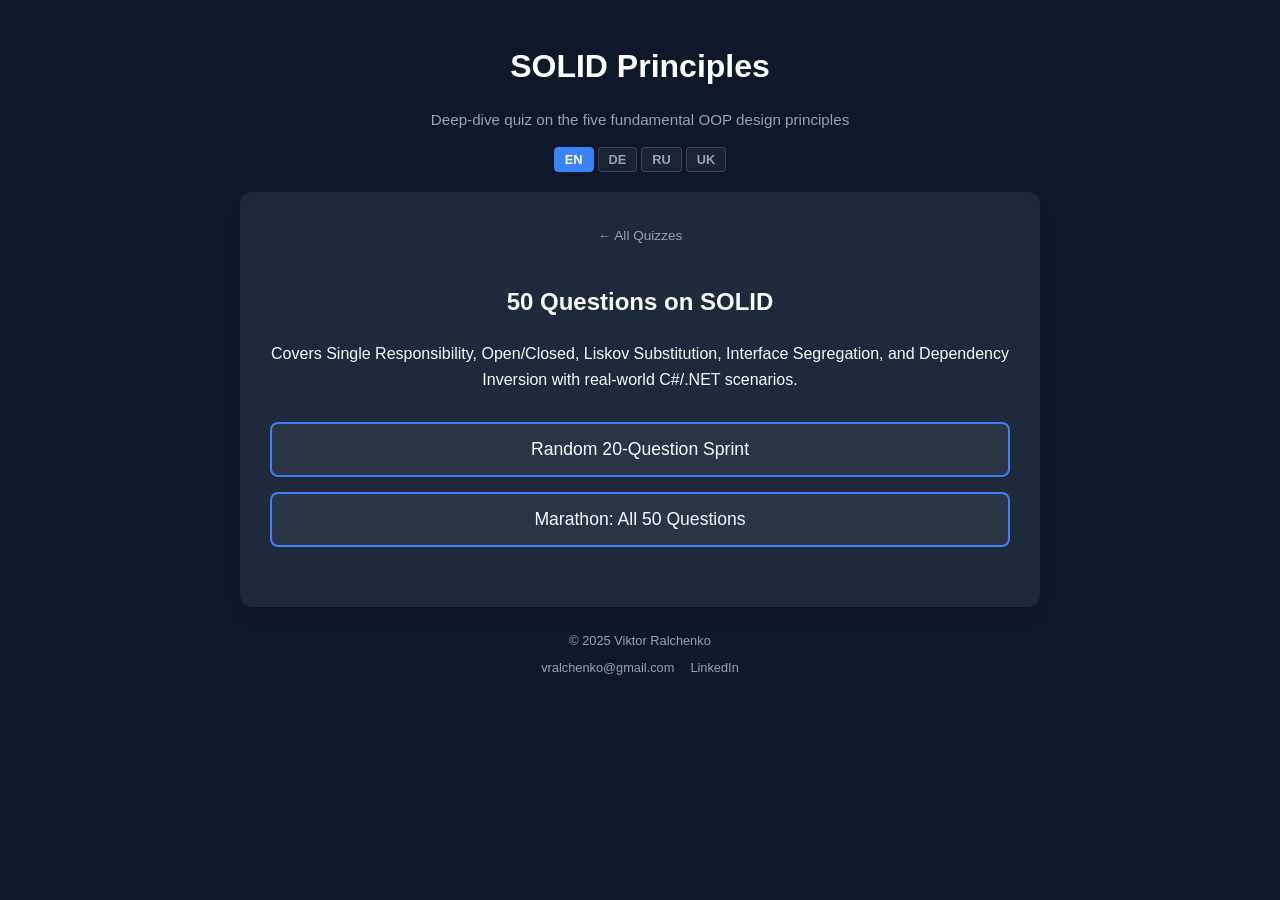
<file: solid-principles.html>
<!DOCTYPE html>
<html lang="en">
<head>
    <meta charset="UTF-8">
    <meta name="viewport" content="width=device-width, initial-scale=1.0">
    <title>SOLID Principles — Interview Quiz</title>
    <link rel="stylesheet" href="style.css">
</head>
<body>
    <div class="container">
        <div class="header">
            <h1 id="quiz-title"></h1>
            <p id="quiz-subtitle"></p>
            <div class="lang-selector">
                <button class="lang-btn" data-lang="en" onclick="setLang('en')">EN</button>
                <button class="lang-btn" data-lang="de" onclick="setLang('de')">DE</button>
                <button class="lang-btn" data-lang="ru" onclick="setLang('ru')">RU</button>
                <button class="lang-btn" data-lang="uk" onclick="setLang('uk')">UK</button>
            </div>
        </div>
        <div class="card active" id="setup-card">
            <a class="back-link" href="index.html">&#8592; All Quizzes</a>
            <h2 id="setup-heading"></h2>
            <p id="setup-desc"></p>
            <div class="batch-controls">
                <button class="batch-btn" onclick="startQuiz(20)" id="btn-sprint"></button>
                <button class="batch-btn" onclick="startQuiz(50)" id="btn-marathon"></button>
            </div>
        </div>
        <div id="quiz-area" style="display: none;">
            <div class="nav-bar">
                <a class="nav-btn" href="index.html" id="nav-all">&#8592; </a>
                <button class="nav-btn" onclick="location.reload()" id="nav-restart">&#8635; </button>
            </div>
            <div class="score-display">
                <span id="q-counter"></span>
                <span id="score-tracker"></span>
            </div>
            <div class="progress-bar"><div class="progress-fill" id="progress"></div></div>
            <div id="quiz-container"></div>
        </div>
        <div class="card" id="results-card">
            <h2 id="results-heading"></h2>
            <div class="final-score" id="final-score-text"></div>
            <p id="feedback-text" style="font-size: 1.1rem; margin-bottom: 30px;"></p>
            <div style="display: flex; gap: 12px; justify-content: center; flex-wrap: wrap;">
                <a class="restart-btn show" href="index.html" style="text-decoration: none;" id="res-all"></a>
                <button class="restart-btn show" onclick="location.reload()" id="res-restart"></button>
            </div>
        </div>
    </div>

<script>
const ui = {
    en: { title: "SOLID Principles", subtitle: "Deep-dive quiz on the five fundamental OOP design principles", heading: "50 Questions on SOLID", desc: "Covers Single Responsibility, Open/Closed, Liskov Substitution, Interface Segregation, and Dependency Inversion with real-world C#/.NET scenarios.", sprint: "Random 20-Question Sprint", marathon: "Marathon: All 50 Questions", allQuizzes: "\u2190 All Quizzes", restart: "\u21BB Restart", question: "Question", of: "of", score: "Score", explanation: "Explanation:", next: "Continue", complete: "Assessment Complete!", allBtn: "All Quizzes", restartBtn: "Restart Quiz", feedbackHigh: "Outstanding! You have a deep understanding of SOLID principles and can apply them confidently in real-world architecture.", feedbackMid: "Solid foundation! Review the explanations on ISP and DIP — they're the trickiest in practice.", feedbackLow: "Keep studying! Focus on understanding WHY each principle exists and how violations look in real code." },
    de: { title: "SOLID-Prinzipien", subtitle: "Vertiefungsquiz zu den fünf grundlegenden OOP-Designprinzipien", heading: "50 Fragen zu SOLID", desc: "Single Responsibility, Open/Closed, Liskov Substitution, Interface Segregation und Dependency Inversion mit praxisnahen C#/.NET-Szenarien.", sprint: "Zufällige 20-Fragen-Runde", marathon: "Marathon: Alle 50 Fragen", allQuizzes: "\u2190 Alle Quizze", restart: "\u21BB Neustart", question: "Frage", of: "von", score: "Punkte", explanation: "Erklärung:", next: "Weiter", complete: "Bewertung abgeschlossen!", allBtn: "Alle Quizze", restartBtn: "Quiz neustarten", feedbackHigh: "Hervorragend! Du hast ein tiefes Verständnis der SOLID-Prinzipien und kannst sie sicher in realer Architektur anwenden.", feedbackMid: "Solide Grundlage! Wiederhole die Erklärungen zu ISP und DIP — sie sind in der Praxis am kniffligsten.", feedbackLow: "Weiter lernen! Konzentriere dich darauf zu verstehen, WARUM jedes Prinzip existiert und wie Verletzungen in echtem Code aussehen." },
    ru: { title: "Принципы SOLID", subtitle: "Углублённый квиз по пяти фундаментальным принципам ООП-дизайна", heading: "50 вопросов по SOLID", desc: "Single Responsibility, Open/Closed, Liskov Substitution, Interface Segregation и Dependency Inversion с практическими сценариями на C#/.NET.", sprint: "Случайные 20 вопросов", marathon: "Марафон: все 50 вопросов", allQuizzes: "\u2190 Все квизы", restart: "\u21BB Заново", question: "Вопрос", of: "из", score: "Счёт", explanation: "Пояснение:", next: "Далее", complete: "Тест завершён!", allBtn: "Все квизы", restartBtn: "Начать заново", feedbackHigh: "Отлично! Вы глубоко понимаете принципы SOLID и можете уверенно применять их в реальной архитектуре.", feedbackMid: "Хорошая база! Повторите пояснения по ISP и DIP — на практике они самые сложные.", feedbackLow: "Продолжайте учиться! Сосредоточьтесь на понимании того, ЗАЧЕМ существует каждый принцип и как выглядят нарушения в реальном коде." },
    uk: { title: "Принципи SOLID", subtitle: "Поглиблений квіз з п'яти фундаментальних принципів ООП-дизайну", heading: "50 питань з SOLID", desc: "Single Responsibility, Open/Closed, Liskov Substitution, Interface Segregation та Dependency Inversion з практичними сценаріями на C#/.NET.", sprint: "Випадкові 20 питань", marathon: "Марафон: усі 50 питань", allQuizzes: "\u2190 Усі квізи", restart: "\u21BB Заново", question: "Питання", of: "з", score: "Рахунок", explanation: "Пояснення:", next: "Далі", complete: "Тест завершено!", allBtn: "Усі квізи", restartBtn: "Почати заново", feedbackHigh: "Чудово! Ви глибоко розумієте принципи SOLID і можете впевнено застосовувати їх у реальній архітектурі.", feedbackMid: "Міцна основа! Повторіть пояснення щодо ISP та DIP — на практиці вони найскладніші.", feedbackLow: "Продовжуйте вчитися! Зосередьтеся на розумінні того, НАВІЩО існує кожен принцип і як виглядають порушення в реальному коді." }
};

const allQuestions = [
// ===== SINGLE RESPONSIBILITY PRINCIPLE (SRP) =====
{ category: "SRP", question: { en: "What does the Single Responsibility Principle state?", de: "Was besagt das Single Responsibility Principle?", ru: "Что гласит принцип единственной ответственности (SRP)?", uk: "Що проголошує принцип єдиної відповідальності (SRP)?" }, options: { en: ["A class should have only one method.", "A class should have only one reason to change.", "A class should only be instantiated once.", "A class should only depend on one interface."], de: ["Eine Klasse sollte nur eine Methode haben.", "Eine Klasse sollte nur einen Grund zur Änderung haben.", "Eine Klasse sollte nur einmal instanziiert werden.", "Eine Klasse sollte nur von einem Interface abhängen."], ru: ["Класс должен иметь только один метод.", "Класс должен иметь только одну причину для изменения.", "Класс должен создаваться только один раз.", "Класс должен зависеть только от одного интерфейса."], uk: ["Клас повинен мати лише один метод.", "Клас повинен мати лише одну причину для зміни.", "Клас повинен створюватися лише один раз.", "Клас повинен залежати лише від одного інтерфейсу."] }, correctIndex: 1, explanation: { en: "SRP says each class should have one, and only one, reason to change — meaning it encapsulates exactly one responsibility or concern.", de: "SRP besagt, dass jede Klasse nur einen einzigen Grund zur Änderung haben sollte — sie kapselt genau eine Verantwortlichkeit oder ein Anliegen.", ru: "SRP гласит, что у каждого класса должна быть одна и только одна причина для изменения — он инкапсулирует ровно одну ответственность.", uk: "SRP проголошує, що кожен клас повинен мати одну і лише одну причину для зміни — він інкапсулює рівно одну відповідальність." } },
{ category: "SRP", question: { en: "A class handles both user authentication AND sends email notifications. Which SOLID principle does this violate?", de: "Eine Klasse verwaltet sowohl die Benutzerauthentifizierung ALS AUCH den E-Mail-Versand. Welches SOLID-Prinzip wird verletzt?", ru: "Класс одновременно выполняет аутентификацию пользователей И отправляет email-уведомления. Какой принцип SOLID нарушен?", uk: "Клас одночасно виконує автентифікацію користувачів ТА надсилає email-сповіщення. Який принцип SOLID порушено?" }, options: { en: ["Open/Closed Principle", "Liskov Substitution Principle", "Single Responsibility Principle", "Dependency Inversion Principle"], de: ["Open/Closed Principle", "Liskov Substitution Principle", "Single Responsibility Principle", "Dependency Inversion Principle"], ru: ["Open/Closed Principle", "Liskov Substitution Principle", "Single Responsibility Principle", "Dependency Inversion Principle"], uk: ["Open/Closed Principle", "Liskov Substitution Principle", "Single Responsibility Principle", "Dependency Inversion Principle"] }, correctIndex: 2, explanation: { en: "This class has two reasons to change: auth logic changes or email logic changes. SRP says split them into separate classes.", de: "Diese Klasse hat zwei Gründe zur Änderung: Änderungen der Auth-Logik oder der E-Mail-Logik. SRP empfiehlt, sie in separate Klassen aufzuteilen.", ru: "У этого класса две причины для изменения: изменение логики аутентификации или логики email. SRP требует разделить их на отдельные классы.", uk: "Цей клас має дві причини для зміни: зміна логіки автентифікації або логіки email. SRP вимагає розділити їх на окремі класи." } },
{ category: "SRP", question: { en: "How do you refactor a 'GodController' in ASP.NET Core that handles users, orders, and payments?", de: "Wie refaktorisiert man einen «GodController» in ASP.NET Core, der Benutzer, Bestellungen und Zahlungen verwaltet?", ru: "Как рефакторить «GodController» в ASP.NET Core, который обрабатывает пользователей, заказы и платежи?", uk: "Як рефакторити «GodController» в ASP.NET Core, який обробляє користувачів, замовлення та платежі?" }, options: { en: ["Add more methods to keep everything centralized.", "Split it into UsersController, OrdersController, and PaymentsController.", "Make it abstract and inherit from it.", "Move all logic to a single service class."], de: ["Mehr Methoden hinzufügen, um alles zentral zu halten.", "In UsersController, OrdersController und PaymentsController aufteilen.", "Abstrakt machen und davon erben.", "Alle Logik in eine einzige Service-Klasse verschieben."], ru: ["Добавить больше методов, чтобы всё было централизовано.", "Разделить на UsersController, OrdersController и PaymentsController.", "Сделать абстрактным и наследоваться от него.", "Перенести всю логику в один сервисный класс."], uk: ["Додати більше методів, щоб все було централізовано.", "Розділити на UsersController, OrdersController та PaymentsController.", "Зробити абстрактним і наслідуватися від нього.", "Перенести всю логіку в один сервісний клас."] }, correctIndex: 1, explanation: { en: "Each controller should handle one resource/domain. A GodController violates SRP by mixing multiple responsibilities.", de: "Jeder Controller sollte eine Ressource/Domäne verwalten. Ein GodController verletzt SRP durch Vermischung mehrerer Verantwortlichkeiten.", ru: "Каждый контроллер должен обрабатывать один ресурс/домен. GodController нарушает SRP, смешивая несколько ответственностей.", uk: "Кожен контролер повинен обробляти один ресурс/домен. GodController порушує SRP, змішуючи кілька відповідальностей." } },
{ category: "SRP", question: { en: "In the context of SRP, what does 'reason to change' mean?", de: "Was bedeutet «Grund zur Änderung» im Kontext von SRP?", ru: "Что означает «причина для изменения» в контексте SRP?", uk: "Що означає «причина для зміни» в контексті SRP?" }, options: { en: ["A bug fix in the class.", "A change request from a single stakeholder or business requirement.", "A refactoring session.", "A performance optimization."], de: ["Ein Bugfix in der Klasse.", "Eine Änderungsanforderung von einem einzelnen Stakeholder oder Geschäftsanforderung.", "Eine Refactoring-Sitzung.", "Eine Performance-Optimierung."], ru: ["Исправление бага в классе.", "Запрос на изменение от одного стейкхолдера или бизнес-требования.", "Сессия рефакторинга.", "Оптимизация производительности."], uk: ["Виправлення бага в класі.", "Запит на зміну від одного стейкхолдера або бізнес-вимоги.", "Сесія рефакторингу.", "Оптимізація продуктивності."] }, correctIndex: 1, explanation: { en: "Robert C. Martin defines 'reason to change' as a change driven by a particular actor or stakeholder. Different stakeholders = different responsibilities.", de: "Robert C. Martin definiert «Grund zur Änderung» als eine von einem bestimmten Akteur oder Stakeholder getriebene Änderung. Verschiedene Stakeholder = verschiedene Verantwortlichkeiten.", ru: "Роберт Мартин определяет «причину для изменения» как изменение, вызванное конкретным актором или стейкхолдером. Разные стейкхолдеры = разные ответственности.", uk: "Роберт Мартін визначає «причину для зміни» як зміну, спричинену конкретним актором або стейкхолдером. Різні стейкхолдери = різні відповідальності." } },
{ category: "SRP", question: { en: "A Repository class in EF Core also contains caching logic and logging. How do you fix the SRP violation?", de: "Eine Repository-Klasse in EF Core enthält auch Caching-Logik und Logging. Wie behebt man die SRP-Verletzung?", ru: "Класс Repository в EF Core также содержит логику кэширования и логирования. Как исправить нарушение SRP?", uk: "Клас Repository в EF Core також містить логіку кешування та логування. Як виправити порушення SRP?" }, options: { en: ["It's fine — repositories should handle everything data-related.", "Extract caching into a CachingDecorator and logging into a LoggingDecorator or middleware.", "Move caching and logging into the controller.", "Create a base class with all three concerns."], de: ["Das ist in Ordnung — Repositories sollten alles Datenbezogene handhaben.", "Caching in einen CachingDecorator und Logging in einen LoggingDecorator oder Middleware extrahieren.", "Caching und Logging in den Controller verschieben.", "Eine Basisklasse mit allen drei Anliegen erstellen."], ru: ["Это нормально — репозитории должны обрабатывать всё, связанное с данными.", "Вынести кэширование в CachingDecorator, а логирование в LoggingDecorator или middleware.", "Перенести кэширование и логирование в контроллер.", "Создать базовый класс со всеми тремя задачами."], uk: ["Це нормально — репозиторії повинні обробляти все, пов'язане з даними.", "Винести кешування в CachingDecorator, а логування в LoggingDecorator або middleware.", "Перенести кешування та логування в контролер.", "Створити базовий клас з усіма трьома задачами."] }, correctIndex: 1, explanation: { en: "The Decorator pattern lets you wrap the repository with caching and logging layers, each in its own class with a single responsibility.", de: "Das Decorator-Pattern ermöglicht es, das Repository mit Caching- und Logging-Schichten zu umhüllen, jede in ihrer eigenen Klasse mit einer einzigen Verantwortlichkeit.", ru: "Паттерн Decorator позволяет обернуть репозиторий слоями кэширования и логирования, каждый в своём классе с единственной ответственностью.", uk: "Патерн Decorator дозволяє обгорнути репозиторій шарами кешування та логування, кожен у своєму класі з єдиною відповідальністю." } },
{ category: "SRP", question: { en: "Which of these class names most likely violates SRP?", de: "Welcher dieser Klassennamen verletzt am wahrscheinlichsten SRP?", ru: "Какое из этих имён классов скорее всего нарушает SRP?", uk: "Яке з цих імен класів найімовірніше порушує SRP?" }, options: { en: ["InvoiceRepository", "EmailService", "UserManagerAndNotifier", "PaymentGateway"], de: ["InvoiceRepository", "EmailService", "UserManagerAndNotifier", "PaymentGateway"], ru: ["InvoiceRepository", "EmailService", "UserManagerAndNotifier", "PaymentGateway"], uk: ["InvoiceRepository", "EmailService", "UserManagerAndNotifier", "PaymentGateway"] }, correctIndex: 2, explanation: { en: "'UserManagerAndNotifier' literally describes two responsibilities in its name. The 'And' is a code smell for SRP violations.", de: "«UserManagerAndNotifier» beschreibt buchstäblich zwei Verantwortlichkeiten im Namen. Das «And» ist ein Code Smell für SRP-Verletzungen.", ru: "«UserManagerAndNotifier» буквально описывает две ответственности в своём имени. «And» — это код-запах, указывающий на нарушение SRP.", uk: "«UserManagerAndNotifier» буквально описує дві відповідальності у своєму імені. «And» — це код-запах, що вказує на порушення SRP." } },
{ category: "SRP", question: { en: "A service class validates input, calls the database, maps DTOs, and sends events. How many responsibilities does it have?", de: "Eine Service-Klasse validiert Eingaben, ruft die Datenbank auf, mappt DTOs und sendet Events. Wie viele Verantwortlichkeiten hat sie?", ru: "Сервисный класс валидирует входные данные, обращается к базе данных, маппит DTO и отправляет события. Сколько у него ответственностей?", uk: "Сервісний клас валідує вхідні дані, звертається до бази даних, мапить DTO та відправляє події. Скільки у нього відповідальностей?" }, options: { en: ["One — it's a service, that's its job.", "Two — validation and persistence.", "Four — validation, data access, mapping, and eventing.", "Three — the mapping doesn't count."], de: ["Eine — es ist ein Service, das ist sein Job.", "Zwei — Validierung und Persistenz.", "Vier — Validierung, Datenzugriff, Mapping und Eventing.", "Drei — das Mapping zählt nicht."], ru: ["Одна — это сервис, это его работа.", "Две — валидация и персистентность.", "Четыре — валидация, доступ к данным, маппинг и отправка событий.", "Три — маппинг не считается."], uk: ["Одна — це сервіс, це його робота.", "Дві — валідація та персистентність.", "Чотири — валідація, доступ до даних, мапінг та відправка подій.", "Три — мапінг не рахується."] }, correctIndex: 2, explanation: { en: "Each of those concerns could change independently. SRP suggests extracting a Validator, a Repository, a Mapper, and an EventPublisher.", de: "Jedes dieser Anliegen könnte sich unabhängig ändern. SRP empfiehlt, einen Validator, ein Repository, einen Mapper und einen EventPublisher zu extrahieren.", ru: "Каждая из этих задач может изменяться независимо. SRP предлагает выделить Validator, Repository, Mapper и EventPublisher.", uk: "Кожна з цих задач може змінюватися незалежно. SRP пропонує виділити Validator, Repository, Mapper та EventPublisher." } },
{ category: "SRP", question: { en: "How does SRP relate to testability?", de: "Wie hängt SRP mit Testbarkeit zusammen?", ru: "Как SRP связан с тестируемостью?", uk: "Як SRP пов'язаний з тестовністю?" }, options: { en: ["SRP makes classes harder to test because they're smaller.", "SRP has no effect on testing.", "Classes with a single responsibility are easier to test because they have fewer dependencies and simpler behavior.", "SRP only helps integration tests, not unit tests."], de: ["SRP macht Klassen schwerer testbar, weil sie kleiner sind.", "SRP hat keinen Einfluss auf das Testen.", "Klassen mit einer einzigen Verantwortlichkeit sind einfacher zu testen, weil sie weniger Abhängigkeiten und einfacheres Verhalten haben.", "SRP hilft nur bei Integrationstests, nicht bei Unit Tests."], ru: ["SRP затрудняет тестирование классов, потому что они меньше.", "SRP не влияет на тестирование.", "Классы с единственной ответственностью легче тестировать, потому что у них меньше зависимостей и проще поведение.", "SRP помогает только интеграционным тестам, но не unit-тестам."], uk: ["SRP ускладнює тестування класів, бо вони менші.", "SRP не впливає на тестування.", "Класи з єдиною відповідальністю легше тестувати, бо у них менше залежностей і простіша поведінка.", "SRP допомагає лише інтеграційним тестам, але не unit-тестам."] }, correctIndex: 2, explanation: { en: "A class doing one thing is easier to set up in tests, requires fewer mocks, and has clearer expected behavior.", de: "Eine Klasse, die nur eine Sache tut, ist einfacher in Tests einzurichten, benötigt weniger Mocks und hat klareres erwartetes Verhalten.", ru: "Класс, делающий одну вещь, легче настроить в тестах, он требует меньше моков и имеет более понятное ожидаемое поведение.", uk: "Клас, що робить одну річ, легше налаштувати в тестах, він потребує менше моків і має зрозумілішу очікувану поведінку." } },
{ category: "SRP", question: { en: "A middleware in ASP.NET Core handles authentication, rate limiting, and request logging. Does this violate SRP?", de: "Eine Middleware in ASP.NET Core verwaltet Authentifizierung, Rate Limiting und Request-Logging. Verletzt das SRP?", ru: "Middleware в ASP.NET Core обрабатывает аутентификацию, rate limiting и логирование запросов. Нарушает ли это SRP?", uk: "Middleware в ASP.NET Core обробляє автентифікацію, rate limiting та логування запитів. Чи порушує це SRP?" }, options: { en: ["No — middleware is supposed to handle cross-cutting concerns.", "Yes — each concern should be a separate middleware in the pipeline.", "No — it's just one class.", "Yes — but only if it exceeds 100 lines of code."], de: ["Nein — Middleware soll übergreifende Anliegen verwalten.", "Ja — jedes Anliegen sollte eine separate Middleware in der Pipeline sein.", "Nein — es ist nur eine Klasse.", "Ja — aber nur wenn sie 100 Zeilen Code überschreitet."], ru: ["Нет — middleware предназначен для сквозных задач.", "Да — каждая задача должна быть отдельным middleware в пайплайне.", "Нет — это всего лишь один класс.", "Да — но только если превышает 100 строк кода."], uk: ["Ні — middleware призначений для наскрізних задач.", "Так — кожна задача повинна бути окремим middleware в пайплайні.", "Ні — це лише один клас.", "Так — але лише якщо перевищує 100 рядків коду."] }, correctIndex: 1, explanation: { en: "ASP.NET Core's middleware pipeline is specifically designed to compose single-responsibility middleware components in order.", de: "Die Middleware-Pipeline von ASP.NET Core ist speziell dafür konzipiert, Middleware-Komponenten mit einzelner Verantwortlichkeit in Reihenfolge zu kombinieren.", ru: "Пайплайн middleware в ASP.NET Core специально спроектирован для компоновки middleware-компонентов с единственной ответственностью по порядку.", uk: "Пайплайн middleware в ASP.NET Core спеціально спроектований для компонування middleware-компонентів з єдиною відповідальністю по порядку." } },
{ category: "SRP", question: { en: "What is the relationship between SRP and high cohesion?", de: "Wie hängen SRP und hohe Kohäsion zusammen?", ru: "Какова связь между SRP и высокой связностью (cohesion)?", uk: "Який зв'язок між SRP та високою зв'язністю (cohesion)?" }, options: { en: ["They are opposites.", "SRP leads to high cohesion — all members of a class relate to its single responsibility.", "High cohesion means putting everything in one class.", "They are unrelated concepts."], de: ["Sie sind Gegensätze.", "SRP führt zu hoher Kohäsion — alle Mitglieder einer Klasse beziehen sich auf ihre einzige Verantwortlichkeit.", "Hohe Kohäsion bedeutet, alles in eine Klasse zu packen.", "Sie sind unverbundene Konzepte."], ru: ["Они противоположны.", "SRP ведёт к высокой связности — все члены класса относятся к его единственной ответственности.", "Высокая связность означает помещение всего в один класс.", "Это несвязанные концепции."], uk: ["Вони протилежні.", "SRP веде до високої зв'язності — всі члени класу стосуються його єдиної відповідальності.", "Висока зв'язність означає розміщення всього в одному класі.", "Це непов'язані концепції."] }, correctIndex: 1, explanation: { en: "A class following SRP naturally has high cohesion: every method and field directly relates to the class's single purpose.", de: "Eine Klasse, die SRP folgt, hat natürlich hohe Kohäsion: jede Methode und jedes Feld bezieht sich direkt auf den einzigen Zweck der Klasse.", ru: "Класс, следующий SRP, естественно обладает высокой связностью: каждый метод и поле напрямую связаны с единственной целью класса.", uk: "Клас, що дотримується SRP, природно має високу зв'язність: кожен метод і поле безпосередньо стосуються єдиної мети класу." } },
// ===== OPEN/CLOSED PRINCIPLE (OCP) =====
{ category: "OCP", question: { en: "What does the Open/Closed Principle state?", de: "Was besagt das Open/Closed Principle?", ru: "Что гласит принцип открытости/закрытости (OCP)?", uk: "Що проголошує принцип відкритості/закритості (OCP)?" }, options: { en: ["Classes should be open for modification and closed for extension.", "Classes should be open for extension but closed for modification.", "Classes should never be modified after first deployment.", "Classes should be open to all developers on the team."], de: ["Klassen sollten offen für Modifikation und geschlossen für Erweiterung sein.", "Klassen sollten offen für Erweiterung, aber geschlossen für Modifikation sein.", "Klassen sollten nach dem ersten Deployment nie modifiziert werden.", "Klassen sollten für alle Entwickler im Team offen sein."], ru: ["Классы должны быть открыты для модификации и закрыты для расширения.", "Классы должны быть открыты для расширения, но закрыты для модификации.", "Классы никогда не должны модифицироваться после первого развёртывания.", "Классы должны быть открыты для всех разработчиков в команде."], uk: ["Класи повинні бути відкриті для модифікації та закриті для розширення.", "Класи повинні бути відкриті для розширення, але закриті для модифікації.", "Класи ніколи не повинні модифікуватися після першого розгортання.", "Класи повинні бути відкриті для всіх розробників у команді."] }, correctIndex: 1, explanation: { en: "OCP means you should be able to add new behavior (open for extension) without changing existing code (closed for modification).", de: "OCP bedeutet, dass man neues Verhalten hinzufügen können sollte (offen für Erweiterung), ohne bestehenden Code zu ändern (geschlossen für Modifikation).", ru: "OCP означает, что вы должны иметь возможность добавлять новое поведение (открытость для расширения) без изменения существующего кода (закрытость для модификации).", uk: "OCP означає, що ви повинні мати можливість додавати нову поведінку (відкритість для розширення) без зміни існуючого коду (закритість для модифікації)." } },
{ category: "OCP", question: { en: "A switch statement that handles different discount types (Student, Senior, VIP) needs a new type added. Which principle is being violated?", de: "Ein Switch-Statement, das verschiedene Rabatttypen (Student, Senior, VIP) behandelt, benötigt einen neuen Typ. Welches Prinzip wird verletzt?", ru: "Switch-оператор, обрабатывающий разные типы скидок (Student, Senior, VIP), требует добавления нового типа. Какой принцип нарушается?", uk: "Switch-оператор, що обробляє різні типи знижок (Student, Senior, VIP), потребує додавання нового типу. Який принцип порушується?" }, options: { en: ["SRP", "LSP", "OCP", "DIP"], de: ["SRP", "LSP", "OCP", "DIP"], ru: ["SRP", "LSP", "OCP", "DIP"], uk: ["SRP", "LSP", "OCP", "DIP"] }, correctIndex: 2, explanation: { en: "Every new discount type requires modifying the existing switch. OCP says new behavior should be added via new classes (e.g., IDiscountStrategy implementations).", de: "Jeder neue Rabatttyp erfordert eine Änderung des bestehenden Switch. OCP sagt, neues Verhalten sollte über neue Klassen hinzugefügt werden (z.B. IDiscountStrategy-Implementierungen).", ru: "Каждый новый тип скидки требует модификации существующего switch. OCP гласит, что новое поведение должно добавляться через новые классы (например, реализации IDiscountStrategy).", uk: "Кожен новий тип знижки вимагає модифікації існуючого switch. OCP проголошує, що нова поведінка повинна додаватися через нові класи (наприклад, реалізації IDiscountStrategy)." } },
{ category: "OCP", question: { en: "Which design pattern best helps achieve OCP?", de: "Welches Designmuster hilft am besten, OCP zu erreichen?", ru: "Какой паттерн проектирования лучше всего помогает достичь OCP?", uk: "Який патерн проектування найкраще допомагає досягти OCP?" }, options: { en: ["Singleton", "Strategy Pattern", "Facade", "Adapter"], de: ["Singleton", "Strategy Pattern", "Facade", "Adapter"], ru: ["Singleton", "Strategy Pattern", "Facade", "Adapter"], uk: ["Singleton", "Strategy Pattern", "Facade", "Adapter"] }, correctIndex: 1, explanation: { en: "Strategy lets you define a family of algorithms behind an interface. Adding a new algorithm means adding a new class, not modifying existing ones.", de: "Strategy ermöglicht es, eine Familie von Algorithmen hinter einem Interface zu definieren. Ein neuer Algorithmus bedeutet eine neue Klasse, keine Änderung bestehender.", ru: "Strategy позволяет определить семейство алгоритмов за интерфейсом. Добавление нового алгоритма означает добавление нового класса, а не изменение существующих.", uk: "Strategy дозволяє визначити сімейство алгоритмів за інтерфейсом. Додавання нового алгоритму означає додавання нового класу, а не зміну існуючих." } },
{ category: "OCP", question: { en: "How does polymorphism enable the Open/Closed Principle?", de: "Wie ermöglicht Polymorphismus das Open/Closed Principle?", ru: "Как полиморфизм обеспечивает соблюдение Open/Closed Principle?", uk: "Як поліморфізм забезпечує дотримання Open/Closed Principle?" }, options: { en: ["It doesn't — OCP is about encapsulation.", "New subclasses or interface implementations add behavior without touching the base class or consuming code.", "Polymorphism only works with abstract classes, not interfaces.", "Polymorphism violates OCP by allowing runtime changes."], de: ["Gar nicht — OCP handelt von Kapselung.", "Neue Unterklassen oder Interface-Implementierungen fügen Verhalten hinzu, ohne die Basisklasse oder den konsumierenden Code zu ändern.", "Polymorphismus funktioniert nur mit abstrakten Klassen, nicht mit Interfaces.", "Polymorphismus verletzt OCP, indem er Laufzeitänderungen erlaubt."], ru: ["Никак — OCP касается инкапсуляции.", "Новые подклассы или реализации интерфейсов добавляют поведение без изменения базового класса или потребляющего кода.", "Полиморфизм работает только с абстрактными классами, не с интерфейсами.", "Полиморфизм нарушает OCP, допуская изменения во время выполнения."], uk: ["Ніяк — OCP стосується інкапсуляції.", "Нові підкласи або реалізації інтерфейсів додають поведінку без зміни базового класу або коду, що його використовує.", "Поліморфізм працює лише з абстрактними класами, не з інтерфейсами.", "Поліморфізм порушує OCP, допускаючи зміни під час виконання."] }, correctIndex: 1, explanation: { en: "When code depends on an abstraction (interface/base class), you can introduce new implementations without modifying the existing consumer.", de: "Wenn Code von einer Abstraktion (Interface/Basisklasse) abhängt, kann man neue Implementierungen einführen, ohne den bestehenden Konsumenten zu ändern.", ru: "Когда код зависит от абстракции (интерфейса/базового класса), можно вводить новые реализации без изменения существующего потребителя.", uk: "Коли код залежить від абстракції (інтерфейсу/базового класу), можна вводити нові реалізації без зміни існуючого споживача." } },
{ category: "OCP", question: { en: "In ASP.NET Core, how does the middleware pipeline demonstrate OCP?", de: "Wie demonstriert die Middleware-Pipeline in ASP.NET Core das OCP?", ru: "Как пайплайн middleware в ASP.NET Core демонстрирует OCP?", uk: "Як пайплайн middleware в ASP.NET Core демонструє OCP?" }, options: { en: ["You modify the framework source to add middleware.", "You add new middleware classes to the pipeline without modifying existing ones.", "You override the built-in middleware with reflection.", "You fork the ASP.NET Core repository."], de: ["Man modifiziert den Framework-Quellcode, um Middleware hinzuzufügen.", "Man fügt neue Middleware-Klassen zur Pipeline hinzu, ohne bestehende zu ändern.", "Man überschreibt die eingebaute Middleware mit Reflection.", "Man forkt das ASP.NET Core Repository."], ru: ["Вы модифицируете исходный код фреймворка для добавления middleware.", "Вы добавляете новые middleware-классы в пайплайн без изменения существующих.", "Вы переопределяете встроенный middleware через reflection.", "Вы форкаете репозиторий ASP.NET Core."], uk: ["Ви модифікуєте вихідний код фреймворку для додавання middleware.", "Ви додаєте нові middleware-класи в пайплайн без зміни існуючих.", "Ви перевизначаєте вбудований middleware через reflection.", "Ви форкаєте репозиторій ASP.NET Core."] }, correctIndex: 1, explanation: { en: "Each middleware is a separate class. Adding new behavior (e.g., custom logging) means adding a new middleware, not changing existing ones.", de: "Jede Middleware ist eine separate Klasse. Neues Verhalten (z.B. benutzerdefiniertes Logging) bedeutet eine neue Middleware hinzuzufügen, nicht bestehende zu ändern.", ru: "Каждый middleware — это отдельный класс. Добавление нового поведения (например, пользовательского логирования) означает добавление нового middleware, а не изменение существующих.", uk: "Кожен middleware — це окремий клас. Додавання нової поведінки (наприклад, користувацького логування) означає додавання нового middleware, а не зміну існуючих." } },
{ category: "OCP", question: { en: "A PaymentProcessor has if/else blocks for Stripe, PayPal, and Square. How do you refactor for OCP?", de: "Ein PaymentProcessor hat if/else-Blöcke für Stripe, PayPal und Square. Wie refaktorisiert man für OCP?", ru: "PaymentProcessor содержит if/else блоки для Stripe, PayPal и Square. Как рефакторить для соблюдения OCP?", uk: "PaymentProcessor містить if/else блоки для Stripe, PayPal та Square. Як рефакторити для дотримання OCP?" }, options: { en: ["Add more else-if blocks as needed.", "Create an IPaymentProvider interface with Stripe, PayPal, Square implementations and inject the correct one.", "Make PaymentProcessor static.", "Use reflection to dynamically load payment methods."], de: ["Bei Bedarf weitere else-if-Blöcke hinzufügen.", "Ein IPaymentProvider-Interface mit Stripe-, PayPal-, Square-Implementierungen erstellen und die richtige injizieren.", "PaymentProcessor statisch machen.", "Reflection verwenden, um Zahlungsmethoden dynamisch zu laden."], ru: ["Добавлять новые else-if блоки по мере необходимости.", "Создать интерфейс IPaymentProvider с реализациями Stripe, PayPal, Square и инжектировать нужную.", "Сделать PaymentProcessor статическим.", "Использовать reflection для динамической загрузки платёжных методов."], uk: ["Додавати нові else-if блоки за потреби.", "Створити інтерфейс IPaymentProvider з реалізаціями Stripe, PayPal, Square та інжектувати потрібну.", "Зробити PaymentProcessor статичним.", "Використати reflection для динамічного завантаження платіжних методів."] }, correctIndex: 1, explanation: { en: "Each payment provider becomes a class implementing IPaymentProvider. Adding a new provider means creating a new class, not touching PaymentProcessor.", de: "Jeder Zahlungsanbieter wird zu einer Klasse, die IPaymentProvider implementiert. Ein neuer Anbieter bedeutet eine neue Klasse, ohne PaymentProcessor anzufassen.", ru: "Каждый платёжный провайдер становится классом, реализующим IPaymentProvider. Добавление нового провайдера означает создание нового класса, не затрагивая PaymentProcessor.", uk: "Кожен платіжний провайдер стає класом, що реалізує IPaymentProvider. Додавання нового провайдера означає створення нового класу, не торкаючись PaymentProcessor." } },
{ category: "OCP", question: { en: "How do C# extension methods relate to OCP?", de: "Wie hängen C# Extension Methods mit OCP zusammen?", ru: "Как extension-методы в C# связаны с OCP?", uk: "Як extension-методи в C# пов'язані з OCP?" }, options: { en: ["They violate OCP because they extend sealed classes.", "They support OCP by adding behavior to existing types without modifying their source code.", "Extension methods have nothing to do with SOLID.", "They violate SRP by adding methods externally."], de: ["Sie verletzen OCP, weil sie versiegelte Klassen erweitern.", "Sie unterstützen OCP, indem sie Verhalten zu bestehenden Typen hinzufügen, ohne deren Quellcode zu ändern.", "Extension Methods haben nichts mit SOLID zu tun.", "Sie verletzen SRP, indem sie Methoden extern hinzufügen."], ru: ["Они нарушают OCP, потому что расширяют sealed-классы.", "Они поддерживают OCP, добавляя поведение к существующим типам без модификации их исходного кода.", "Extension-методы не имеют отношения к SOLID.", "Они нарушают SRP, добавляя методы извне."], uk: ["Вони порушують OCP, бо розширюють sealed-класи.", "Вони підтримують OCP, додаючи поведінку до існуючих типів без модифікації їхнього вихідного коду.", "Extension-методи не мають відношення до SOLID.", "Вони порушують SRP, додаючи методи ззовні."] }, correctIndex: 1, explanation: { en: "Extension methods let you add functionality to existing types (even those you don't own) without modifying the original class — a form of OCP.", de: "Extension Methods ermöglichen es, Funktionalität zu bestehenden Typen hinzuzufügen (auch solchen, die man nicht besitzt), ohne die Originalklasse zu ändern — eine Form von OCP.", ru: "Extension-методы позволяют добавлять функциональность к существующим типам (даже тем, которыми вы не владеете) без изменения оригинального класса — форма OCP.", uk: "Extension-методи дозволяють додавати функціональність до існуючих типів (навіть тих, якими ви не володієте) без зміни оригінального класу — форма OCP." } },
{ category: "OCP", question: { en: "What is the role of abstract classes in achieving OCP?", de: "Welche Rolle spielen abstrakte Klassen bei der Umsetzung von OCP?", ru: "Какова роль абстрактных классов в достижении OCP?", uk: "Яка роль абстрактних класів у досягненні OCP?" }, options: { en: ["Abstract classes prevent any extension.", "They define a stable contract while allowing derived classes to provide new behavior via overrides.", "Abstract classes are only for code reuse, not OCP.", "They force all methods to be virtual."], de: ["Abstrakte Klassen verhindern jede Erweiterung.", "Sie definieren einen stabilen Vertrag, während abgeleitete Klassen neues Verhalten über Overrides bereitstellen können.", "Abstrakte Klassen dienen nur der Wiederverwendung von Code, nicht OCP.", "Sie erzwingen, dass alle Methoden virtuell sind."], ru: ["Абстрактные классы предотвращают любое расширение.", "Они определяют стабильный контракт, позволяя производным классам предоставлять новое поведение через переопределение.", "Абстрактные классы предназначены только для повторного использования кода, не для OCP.", "Они заставляют все методы быть виртуальными."], uk: ["Абстрактні класи запобігають будь-якому розширенню.", "Вони визначають стабільний контракт, дозволяючи похідним класам надавати нову поведінку через перевизначення.", "Абстрактні класи призначені лише для повторного використання коду, не для OCP.", "Вони змушують усі методи бути віртуальними."] }, correctIndex: 1, explanation: { en: "The abstract class is 'closed' (its contract is stable). Derived classes are 'open' (they extend behavior by overriding abstract/virtual methods).", de: "Die abstrakte Klasse ist «geschlossen» (ihr Vertrag ist stabil). Abgeleitete Klassen sind «offen» (sie erweitern Verhalten durch Überschreiben abstrakter/virtueller Methoden).", ru: "Абстрактный класс «закрыт» (его контракт стабилен). Производные классы «открыты» (они расширяют поведение переопределением абстрактных/виртуальных методов).", uk: "Абстрактний клас «закритий» (його контракт стабільний). Похідні класи «відкриті» (вони розширюють поведінку перевизначенням абстрактних/віртуальних методів)." } },
{ category: "OCP", question: { en: "A report generator outputs PDF. Now it needs CSV and Excel. What's the OCP-compliant approach?", de: "Ein Reportgenerator gibt PDF aus. Jetzt werden CSV und Excel benötigt. Was ist der OCP-konforme Ansatz?", ru: "Генератор отчётов выводит PDF. Теперь нужны CSV и Excel. Каков OCP-совместимый подход?", uk: "Генератор звітів виводить PDF. Тепер потрібні CSV та Excel. Який OCP-сумісний підхід?" }, options: { en: ["Add CSV and Excel logic to the existing PDF generator class.", "Create an IReportExporter interface with PdfExporter, CsvExporter, ExcelExporter implementations.", "Create a massive utility class with all formats.", "Use conditional compilation (#if) for each format."], de: ["CSV- und Excel-Logik zur bestehenden PDF-Generator-Klasse hinzufügen.", "Ein IReportExporter-Interface mit PdfExporter-, CsvExporter-, ExcelExporter-Implementierungen erstellen.", "Eine massive Utility-Klasse mit allen Formaten erstellen.", "Bedingte Kompilierung (#if) für jedes Format verwenden."], ru: ["Добавить логику CSV и Excel в существующий класс генератора PDF.", "Создать интерфейс IReportExporter с реализациями PdfExporter, CsvExporter, ExcelExporter.", "Создать массивный утилитный класс со всеми форматами.", "Использовать условную компиляцию (#if) для каждого формата."], uk: ["Додати логіку CSV та Excel до існуючого класу генератора PDF.", "Створити інтерфейс IReportExporter з реалізаціями PdfExporter, CsvExporter, ExcelExporter.", "Створити масивний утилітний клас з усіма форматами.", "Використати умовну компіляцію (#if) для кожного формату."] }, correctIndex: 1, explanation: { en: "Each export format is a separate class. The report generator depends on IReportExporter, making it closed for modification but open for new formats.", de: "Jedes Exportformat ist eine separate Klasse. Der Reportgenerator hängt von IReportExporter ab — geschlossen für Modifikation, aber offen für neue Formate.", ru: "Каждый формат экспорта — отдельный класс. Генератор отчётов зависит от IReportExporter, что делает его закрытым для модификации, но открытым для новых форматов.", uk: "Кожен формат експорту — окремий клас. Генератор звітів залежить від IReportExporter, що робить його закритим для модифікації, але відкритим для нових форматів." } },
{ category: "OCP", question: { en: "How does Dependency Injection in ASP.NET Core support OCP?", de: "Wie unterstützt Dependency Injection in ASP.NET Core das OCP?", ru: "Как Dependency Injection в ASP.NET Core поддерживает OCP?", uk: "Як Dependency Injection в ASP.NET Core підтримує OCP?" }, options: { en: ["It doesn't — DI is about lifetime management only.", "DI allows swapping implementations at registration time without changing consuming classes.", "DI makes all services singletons.", "DI requires modifying Program.cs for every new service."], de: ["Gar nicht — DI handelt nur von Lifetime-Management.", "DI ermöglicht das Austauschen von Implementierungen zur Registrierungszeit, ohne konsumierende Klassen zu ändern.", "DI macht alle Services zu Singletons.", "DI erfordert die Änderung von Program.cs für jeden neuen Service."], ru: ["Никак — DI касается только управления временем жизни.", "DI позволяет подменять реализации во время регистрации без изменения потребляющих классов.", "DI делает все сервисы синглтонами.", "DI требует модификации Program.cs для каждого нового сервиса."], uk: ["Ніяк — DI стосується лише управління часом життя.", "DI дозволяє підміняти реалізації під час реєстрації без зміни класів, що їх споживають.", "DI робить усі сервіси синглтонами.", "DI вимагає модифікації Program.cs для кожного нового сервісу."] }, correctIndex: 1, explanation: { en: "While you do register new services in Program.cs, the consuming classes never change — they depend on interfaces, not concrete types.", de: "Obwohl man neue Services in Program.cs registriert, ändern sich die konsumierenden Klassen nie — sie hängen von Interfaces ab, nicht von konkreten Typen.", ru: "Хотя вы и регистрируете новые сервисы в Program.cs, потребляющие классы никогда не меняются — они зависят от интерфейсов, а не от конкретных типов.", uk: "Хоча ви і реєструєте нові сервіси в Program.cs, класи, що їх споживають, ніколи не змінюються — вони залежать від інтерфейсів, а не від конкретних типів." } },
// ===== LISKOV SUBSTITUTION PRINCIPLE (LSP) =====
{ category: "LSP", question: { en: "What does the Liskov Substitution Principle state?", de: "Was besagt das Liskov Substitution Principle?", ru: "Что гласит принцип подстановки Лисков (LSP)?", uk: "Що проголошує принцип підстановки Лісков (LSP)?" }, options: { en: ["Subclasses should always override all base class methods.", "Objects of a superclass should be replaceable with objects of a subclass without breaking the application.", "A subclass should never be used in place of its parent.", "Liskov Substitution only applies to abstract classes."], de: ["Unterklassen sollten immer alle Methoden der Basisklasse überschreiben.", "Objekte einer Superklasse sollten durch Objekte einer Unterklasse ersetzbar sein, ohne die Anwendung zu zerstören.", "Eine Unterklasse sollte nie anstelle ihres Elternteils verwendet werden.", "Liskov Substitution gilt nur für abstrakte Klassen."], ru: ["Подклассы всегда должны переопределять все методы базового класса.", "Объекты суперкласса должны быть заменяемы объектами подкласса без нарушения работы приложения.", "Подкласс никогда не должен использоваться вместо родителя.", "Принцип подстановки Лисков применим только к абстрактным классам."], uk: ["Підкласи завжди повинні перевизначати всі методи базового класу.", "Об'єкти суперкласу повинні бути замінюваними об'єктами підкласу без порушення роботи застосунку.", "Підклас ніколи не повинен використовуватися замість батьківського класу.", "Принцип підстановки Лісков застосовний лише до абстрактних класів."] }, correctIndex: 1, explanation: { en: "LSP says if code works with a base type, it must also work correctly with any derived type — no surprises, no broken contracts.", de: "LSP besagt: Wenn Code mit einem Basistyp funktioniert, muss er auch mit jedem abgeleiteten Typ korrekt funktionieren — keine Überraschungen, keine gebrochenen Verträge.", ru: "LSP гласит: если код работает с базовым типом, он должен корректно работать и с любым производным типом — без сюрпризов и нарушенных контрактов.", uk: "LSP проголошує: якщо код працює з базовим типом, він повинен коректно працювати і з будь-яким похідним типом — без сюрпризів і порушених контрактів." } },
{ category: "LSP", question: { en: "A Square class inherits from Rectangle and overrides SetWidth to also set Height. Does this violate LSP?", de: "Eine Square-Klasse erbt von Rectangle und überschreibt SetWidth, sodass auch Height gesetzt wird. Verletzt das LSP?", ru: "Класс Square наследуется от Rectangle и переопределяет SetWidth, чтобы также задавать Height. Нарушает ли это LSP?", uk: "Клас Square наслідується від Rectangle та перевизначає SetWidth, щоб також задавати Height. Чи порушує це LSP?" }, options: { en: ["No — a square IS a rectangle mathematically.", "Yes — code expecting Rectangle behavior (independent width/height) will break when given a Square.", "No — as long as the tests pass.", "Yes — but only in strongly-typed languages."], de: ["Nein — ein Quadrat IST mathematisch ein Rechteck.", "Ja — Code, der Rectangle-Verhalten erwartet (unabhängige Breite/Höhe), wird bei einem Square fehlschlagen.", "Nein — solange die Tests bestehen.", "Ja — aber nur in stark typisierten Sprachen."], ru: ["Нет — квадрат математически ЯВЛЯЕТСЯ прямоугольником.", "Да — код, ожидающий поведения Rectangle (независимые ширина/высота), сломается при получении Square.", "Нет — пока тесты проходят.", "Да — но только в строго типизированных языках."], uk: ["Ні — квадрат математично Є прямокутником.", "Так — код, що очікує поведінки Rectangle (незалежні ширина/висота), зламається при отриманні Square.", "Ні — поки тести проходять.", "Так — але лише в строго типізованих мовах."] }, correctIndex: 1, explanation: { en: "The classic LSP violation. Code calling rect.SetWidth(5); rect.SetHeight(10) expects area=50, but Square produces area=100.", de: "Die klassische LSP-Verletzung. Code, der rect.SetWidth(5); rect.SetHeight(10) aufruft, erwartet area=50, aber Square liefert area=100.", ru: "Классическое нарушение LSP. Код, вызывающий rect.SetWidth(5); rect.SetHeight(10), ожидает area=50, но Square выдаёт area=100.", uk: "Класичне порушення LSP. Код, що викликає rect.SetWidth(5); rect.SetHeight(10), очікує area=50, але Square видає area=100." } },
{ category: "LSP", question: { en: "A derived class throws NotImplementedException for a base class method. Does this violate LSP?", de: "Eine abgeleitete Klasse wirft NotImplementedException für eine Basisklassenmethode. Verletzt das LSP?", ru: "Производный класс выбрасывает NotImplementedException для метода базового класса. Нарушает ли это LSP?", uk: "Похідний клас викидає NotImplementedException для методу базового класу. Чи порушує це LSP?" }, options: { en: ["No — it's a valid way to signal unsupported operations.", "Yes — callers of the base type expect the method to work, not throw unexpected exceptions.", "No — as long as the exception is documented.", "It depends on the method's return type."], de: ["Nein — es ist eine gültige Art, nicht unterstützte Operationen zu signalisieren.", "Ja — Aufrufer des Basistyps erwarten, dass die Methode funktioniert, nicht dass unerwartete Exceptions geworfen werden.", "Nein — solange die Exception dokumentiert ist.", "Es hängt vom Rückgabetyp der Methode ab."], ru: ["Нет — это допустимый способ сигнализировать о неподдерживаемых операциях.", "Да — вызывающий код базового типа ожидает, что метод работает, а не бросает неожиданные исключения.", "Нет — если исключение задокументировано.", "Зависит от возвращаемого типа метода."], uk: ["Ні — це допустимий спосіб сигналізувати про непідтримувані операції.", "Так — код, що викликає метод базового типу, очікує, що метод працює, а не кидає неочікувані винятки.", "Ні — якщо виняток задокументовано.", "Залежить від типу повернення методу."] }, correctIndex: 1, explanation: { en: "If calling code expects the method to succeed (per the base class contract), throwing NotImplementedException is a surprise — a clear LSP violation.", de: "Wenn der aufrufende Code erwartet, dass die Methode erfolgreich ist (gemäss dem Basisklassenvertrag), ist NotImplementedException eine Überraschung — eine klare LSP-Verletzung.", ru: "Если вызывающий код ожидает успешного выполнения метода (согласно контракту базового класса), NotImplementedException — это сюрприз и явное нарушение LSP.", uk: "Якщо код, що викликає метод, очікує його успішного виконання (згідно з контрактом базового класу), NotImplementedException — це сюрприз і явне порушення LSP." } },
{ category: "LSP", question: { en: "What is the 'contract' in the context of LSP?", de: "Was ist der «Vertrag» im Kontext von LSP?", ru: "Что такое «контракт» в контексте LSP?", uk: "Що таке «контракт» у контексті LSP?" }, options: { en: ["The interface keyword in C#.", "The set of preconditions, postconditions, and invariants that callers rely on.", "The class constructor parameters.", "The XML documentation comments."], de: ["Das Schlüsselwort interface in C#.", "Die Menge der Vorbedingungen, Nachbedingungen und Invarianten, auf die Aufrufer sich verlassen.", "Die Konstruktorparameter der Klasse.", "Die XML-Dokumentationskommentare."], ru: ["Ключевое слово interface в C#.", "Набор предусловий, постусловий и инвариантов, на которые полагается вызывающий код.", "Параметры конструктора класса.", "XML-комментарии документации."], uk: ["Ключове слово interface в C#.", "Набір передумов, постумов та інваріантів, на які покладається код, що викликає.", "Параметри конструктора класу.", "XML-коментарі документації."] }, correctIndex: 1, explanation: { en: "LSP is about behavioral contracts: what a method promises to accept (preconditions), what it promises to return (postconditions), and what always stays true (invariants).", de: "LSP handelt von Verhaltensverträgen: was eine Methode verspricht zu akzeptieren (Vorbedingungen), was sie verspricht zurückzugeben (Nachbedingungen) und was immer wahr bleibt (Invarianten).", ru: "LSP — это о поведенческих контрактах: что метод обещает принимать (предусловия), что обещает возвращать (постусловия) и что всегда остаётся истинным (инварианты).", uk: "LSP — це про поведінкові контракти: що метод обіцяє приймати (передумови), що обіцяє повертати (постумови) і що завжди залишається істинним (інваріанти)." } },
{ category: "LSP", question: { en: "A ReadOnlyCollection inherits from ICollection which has Add(). The Add() method throws NotSupportedException. Is this an LSP violation?", de: "Eine ReadOnlyCollection erbt von ICollection, das Add() hat. Die Add()-Methode wirft NotSupportedException. Ist das eine LSP-Verletzung?", ru: "ReadOnlyCollection наследуется от ICollection, у которого есть Add(). Метод Add() бросает NotSupportedException. Это нарушение LSP?", uk: "ReadOnlyCollection наслідується від ICollection, у якого є Add(). Метод Add() кидає NotSupportedException. Чи це порушення LSP?" }, options: { en: ["Yes — always.", "No — because ICollection documents that Add() may throw for read-only collections, so the contract accounts for it.", "Yes — because exceptions are always violations.", "No — because it's a .NET Framework class."], de: ["Ja — immer.", "Nein — weil ICollection dokumentiert, dass Add() bei schreibgeschützten Sammlungen werfen kann, also berücksichtigt der Vertrag das.", "Ja — weil Exceptions immer Verletzungen sind.", "Nein — weil es eine .NET-Framework-Klasse ist."], ru: ["Да — всегда.", "Нет — потому что ICollection документирует, что Add() может бросать исключение для коллекций только для чтения, то есть контракт это учитывает.", "Да — потому что исключения всегда являются нарушениями.", "Нет — потому что это класс .NET Framework."], uk: ["Так — завжди.", "Ні — тому що ICollection документує, що Add() може кидати виняток для колекцій лише для читання, тобто контракт це враховує.", "Так — тому що винятки завжди є порушеннями.", "Ні — тому що це клас .NET Framework."] }, correctIndex: 1, explanation: { en: "LSP allows exceptions if they're part of the documented contract. ICollection.IsReadOnly exists precisely to warn callers.", de: "LSP erlaubt Exceptions, wenn sie Teil des dokumentierten Vertrags sind. ICollection.IsReadOnly existiert genau dafür, um Aufrufer zu warnen.", ru: "LSP допускает исключения, если они являются частью документированного контракта. ICollection.IsReadOnly существует именно для предупреждения вызывающего кода.", uk: "LSP допускає винятки, якщо вони є частиною задокументованого контракту. ICollection.IsReadOnly існує саме для попередження коду, що викликає." } },
{ category: "LSP", question: { en: "How do you fix an LSP violation where a derived class can't fulfill all base class behaviors?", de: "Wie behebt man eine LSP-Verletzung, wenn eine abgeleitete Klasse nicht alle Verhaltensweisen der Basisklasse erfüllen kann?", ru: "Как исправить нарушение LSP, когда производный класс не может выполнить все поведения базового класса?", uk: "Як виправити порушення LSP, коли похідний клас не може виконати всі поведінки базового класу?" }, options: { en: ["Add try-catch blocks in all calling code.", "Redesign the hierarchy — either change the base class or don't inherit from it. Prefer composition over inheritance.", "Ignore it if tests pass.", "Make the base class sealed."], de: ["Try-catch-Blöcke in allen aufrufenden Code einfügen.", "Die Hierarchie neugestalten — entweder die Basisklasse ändern oder nicht davon erben. Komposition gegenüber Vererbung bevorzugen.", "Ignorieren, wenn Tests bestehen.", "Die Basisklasse versiegeln (sealed)."], ru: ["Добавить try-catch блоки во весь вызывающий код.", "Перепроектировать иерархию — либо изменить базовый класс, либо не наследоваться от него. Предпочитать композицию наследованию.", "Игнорировать, если тесты проходят.", "Сделать базовый класс sealed."], uk: ["Додати try-catch блоки у весь код, що викликає.", "Перепроектувати ієрархію — або змінити базовий клас, або не наслідуватися від нього. Надавати перевагу композиції над наслідуванням.", "Ігнорувати, якщо тести проходять.", "Зробити базовий клас sealed."] }, correctIndex: 1, explanation: { en: "If a subclass can't honor the full contract of its parent, the inheritance relationship is wrong. Extract a common interface or use composition.", de: "Wenn eine Unterklasse den vollständigen Vertrag ihres Elternteils nicht einhalten kann, ist die Vererbungsbeziehung falsch. Ein gemeinsames Interface extrahieren oder Komposition verwenden.", ru: "Если подкласс не может выполнить полный контракт родителя, связь наследования неверна. Выделите общий интерфейс или используйте композицию.", uk: "Якщо підклас не може виконати повний контракт батьківського класу, зв'язок наслідування хибний. Виділіть спільний інтерфейс або використайте композицію." } },
{ category: "LSP", question: { en: "An Ostrich class extends Bird. Bird has a Fly() method. What's the LSP-friendly solution?", de: "Eine Ostrich-Klasse erweitert Bird. Bird hat eine Fly()-Methode. Was ist die LSP-konforme Lösung?", ru: "Класс Ostrich наследуется от Bird. У Bird есть метод Fly(). Каково LSP-совместимое решение?", uk: "Клас Ostrich наслідується від Bird. Bird має метод Fly(). Яке LSP-сумісне рішення?" }, options: { en: ["Ostrich.Fly() throws NotImplementedException.", "Split Bird into FlyingBird and NonFlyingBird, and have Ostrich extend NonFlyingBird.", "Make Fly() return null for Ostrich.", "Override Fly() to do nothing (empty method body)."], de: ["Ostrich.Fly() wirft NotImplementedException.", "Bird in FlyingBird und NonFlyingBird aufteilen und Ostrich von NonFlyingBird erben lassen.", "Fly() für Ostrich null zurückgeben lassen.", "Fly() überschreiben mit leerem Methodenkörper."], ru: ["Ostrich.Fly() бросает NotImplementedException.", "Разделить Bird на FlyingBird и NonFlyingBird, и Ostrich наследуется от NonFlyingBird.", "Fly() возвращает null для Ostrich.", "Переопределить Fly() с пустым телом метода."], uk: ["Ostrich.Fly() кидає NotImplementedException.", "Розділити Bird на FlyingBird та NonFlyingBird, і Ostrich наслідується від NonFlyingBird.", "Fly() повертає null для Ostrich.", "Перевизначити Fly() з порожнім тілом методу."] }, correctIndex: 1, explanation: { en: "Not all birds fly. The hierarchy should reflect that. FlyingBird gets Fly(), NonFlyingBird doesn't. Ostrich never promises to fly.", de: "Nicht alle Vögel fliegen. Die Hierarchie sollte das widerspiegeln. FlyingBird bekommt Fly(), NonFlyingBird nicht. Ostrich verspricht nie zu fliegen.", ru: "Не все птицы летают. Иерархия должна это отражать. FlyingBird получает Fly(), NonFlyingBird — нет. Ostrich никогда не обещает летать.", uk: "Не всі птахи літають. Ієрархія повинна це відображати. FlyingBird отримує Fly(), NonFlyingBird — ні. Ostrich ніколи не обіцяє літати." } },
{ category: "LSP", question: { en: "How does LSP relate to polymorphism?", de: "Wie hängt LSP mit Polymorphismus zusammen?", ru: "Как LSP связан с полиморфизмом?", uk: "Як LSP пов'язаний з поліморфізмом?" }, options: { en: ["LSP prevents polymorphism.", "LSP ensures polymorphism works correctly — substituting a derived type won't surprise the caller.", "LSP and polymorphism are unrelated.", "LSP only applies to interfaces, polymorphism to classes."], de: ["LSP verhindert Polymorphismus.", "LSP stellt sicher, dass Polymorphismus korrekt funktioniert — das Ersetzen eines abgeleiteten Typs überrascht den Aufrufer nicht.", "LSP und Polymorphismus sind unverbunden.", "LSP gilt nur für Interfaces, Polymorphismus für Klassen."], ru: ["LSP предотвращает полиморфизм.", "LSP гарантирует, что полиморфизм работает корректно — подстановка производного типа не удивит вызывающий код.", "LSP и полиморфизм не связаны.", "LSP применим только к интерфейсам, полиморфизм — к классам."], uk: ["LSP запобігає поліморфізму.", "LSP гарантує, що поліморфізм працює коректно — підстановка похідного типу не здивує код, що викликає.", "LSP і поліморфізм не пов'язані.", "LSP застосовний лише до інтерфейсів, поліморфізм — до класів."] }, correctIndex: 1, explanation: { en: "Polymorphism lets you swap types. LSP is the rule that guarantees those swaps are safe and behavior-preserving.", de: "Polymorphismus ermöglicht den Austausch von Typen. LSP ist die Regel, die garantiert, dass dieser Austausch sicher und verhaltenserhaltend ist.", ru: "Полиморфизм позволяет подменять типы. LSP — это правило, гарантирующее безопасность и сохранение поведения при таких подменах.", uk: "Поліморфізм дозволяє підміняти типи. LSP — це правило, що гарантує безпеку та збереження поведінки при таких підмінах." } },
{ category: "LSP", question: { en: "A method returns IEnumerable<T> but a subclass implementation returns null instead of an empty collection. LSP violation?", de: "Eine Methode gibt IEnumerable<T> zurück, aber eine Unterklassen-Implementierung gibt null statt einer leeren Sammlung zurück. LSP-Verletzung?", ru: "Метод возвращает IEnumerable<T>, но реализация подкласса возвращает null вместо пустой коллекции. Нарушение LSP?", uk: "Метод повертає IEnumerable<T>, але реалізація підкласу повертає null замість порожньої колекції. Порушення LSP?" }, options: { en: ["No — null is a valid reference.", "Yes — callers expect an iterable result, not null. They will get NullReferenceException on foreach.", "No — the caller should always null-check.", "Only if the method is async."], de: ["Nein — null ist eine gültige Referenz.", "Ja — Aufrufer erwarten ein iterierbares Ergebnis, nicht null. Sie erhalten NullReferenceException bei foreach.", "Nein — der Aufrufer sollte immer null prüfen.", "Nur wenn die Methode async ist."], ru: ["Нет — null является допустимой ссылкой.", "Да — вызывающий код ожидает итерируемый результат, а не null. При foreach будет NullReferenceException.", "Нет — вызывающий код всегда должен проверять на null.", "Только если метод асинхронный."], uk: ["Ні — null є допустимим посиланням.", "Так — код, що викликає, очікує ітеровний результат, а не null. При foreach буде NullReferenceException.", "Ні — код, що викликає, завжди повинен перевіряти на null.", "Лише якщо метод асинхронний."] }, correctIndex: 1, explanation: { en: "The implicit contract of returning IEnumerable is that you can iterate it. Returning null breaks that expectation — return Enumerable.Empty<T>() instead.", de: "Der implizite Vertrag bei der Rückgabe von IEnumerable ist, dass man darüber iterieren kann. Null zurückzugeben bricht diese Erwartung — stattdessen Enumerable.Empty<T>() zurückgeben.", ru: "Неявный контракт возврата IEnumerable — возможность итерирования. Возврат null нарушает это ожидание — вместо этого возвращайте Enumerable.Empty<T>().", uk: "Неявний контракт повернення IEnumerable — можливість ітерування. Повернення null порушує це очікування — натомість повертайте Enumerable.Empty<T>()." } },
{ category: "LSP", question: { en: "What role does 'Design by Contract' play in LSP?", de: "Welche Rolle spielt «Design by Contract» in LSP?", ru: "Какую роль играет «Design by Contract» в LSP?", uk: "Яку роль відіграє «Design by Contract» в LSP?" }, options: { en: ["It's an unrelated formal method.", "It formalizes LSP: subclasses must accept the same or weaker preconditions and guarantee the same or stronger postconditions.", "It replaces LSP in modern C#.", "It only applies to Java."], de: ["Es ist eine unverbundene formale Methode.", "Es formalisiert LSP: Unterklassen müssen gleiche oder schwächere Vorbedingungen akzeptieren und gleiche oder stärkere Nachbedingungen garantieren.", "Es ersetzt LSP in modernem C#.", "Es gilt nur für Java."], ru: ["Это несвязанный формальный метод.", "Он формализует LSP: подклассы должны принимать такие же или более слабые предусловия и гарантировать такие же или более сильные постусловия.", "Он заменяет LSP в современном C#.", "Он применим только к Java."], uk: ["Це непов'язаний формальний метод.", "Він формалізує LSP: підкласи повинні приймати такі ж або слабші передумови та гарантувати такі ж або сильніші постумови.", "Він замінює LSP в сучасному C#.", "Він застосовний лише до Java."] }, correctIndex: 1, explanation: { en: "Bertrand Meyer's Design by Contract maps directly to LSP: don't demand more from callers (preconditions), don't deliver less (postconditions).", de: "Bertrand Meyers Design by Contract bildet sich direkt auf LSP ab: nicht mehr von Aufrufern verlangen (Vorbedingungen), nicht weniger liefern (Nachbedingungen).", ru: "Design by Contract Бертрана Мейера напрямую соответствует LSP: не требуйте больше от вызывающего кода (предусловия), не давайте меньше (постусловия).", uk: "Design by Contract Бертрана Мейєра безпосередньо відповідає LSP: не вимагайте більше від коду, що викликає (передумови), не давайте менше (постумови)." } },
// ===== INTERFACE SEGREGATION PRINCIPLE (ISP) =====
{ category: "ISP", question: { en: "What does the Interface Segregation Principle state?", de: "Was besagt das Interface Segregation Principle?", ru: "Что гласит принцип разделения интерфейсов (ISP)?", uk: "Що проголошує принцип розділення інтерфейсів (ISP)?" }, options: { en: ["All interfaces should have exactly one method.", "Clients should not be forced to depend on methods they don't use.", "Interfaces should be implemented by at most one class.", "You should never use interfaces, only abstract classes."], de: ["Alle Interfaces sollten genau eine Methode haben.", "Clients sollten nicht gezwungen sein, von Methoden abzuhängen, die sie nicht verwenden.", "Interfaces sollten von höchstens einer Klasse implementiert werden.", "Man sollte nie Interfaces verwenden, nur abstrakte Klassen."], ru: ["Все интерфейсы должны иметь ровно один метод.", "Клиенты не должны быть вынуждены зависеть от методов, которые они не используют.", "Интерфейсы должны реализовываться максимум одним классом.", "Следует использовать только абстрактные классы, не интерфейсы."], uk: ["Всі інтерфейси повинні мати рівно один метод.", "Клієнти не повинні бути змушені залежати від методів, які вони не використовують.", "Інтерфейси повинні реалізовуватися максимум одним класом.", "Слід використовувати лише абстрактні класи, не інтерфейси."] }, correctIndex: 1, explanation: { en: "ISP says keep interfaces focused. If a client only needs Read(), don't force it to implement Write() and Delete() too.", de: "ISP besagt, Interfaces fokussiert zu halten. Wenn ein Client nur Read() braucht, sollte er nicht gezwungen sein, auch Write() und Delete() zu implementieren.", ru: "ISP гласит: держите интерфейсы сфокусированными. Если клиенту нужен только Read(), не заставляйте его реализовывать Write() и Delete().", uk: "ISP проголошує: тримайте інтерфейси сфокусованими. Якщо клієнту потрібен лише Read(), не змушуйте його реалізовувати Write() та Delete()." } },
{ category: "ISP", question: { en: "An IRepository<T> interface has GetAll, GetById, Add, Update, Delete. A read-only consumer only needs GetAll and GetById. Which principle is violated?", de: "Ein IRepository<T>-Interface hat GetAll, GetById, Add, Update, Delete. Ein schreibgeschützter Konsument braucht nur GetAll und GetById. Welches Prinzip wird verletzt?", ru: "Интерфейс IRepository<T> имеет GetAll, GetById, Add, Update, Delete. Потребителю только для чтения нужны лишь GetAll и GetById. Какой принцип нарушен?", uk: "Інтерфейс IRepository<T> має GetAll, GetById, Add, Update, Delete. Споживачу лише для читання потрібні лише GetAll та GetById. Який принцип порушено?" }, options: { en: ["SRP", "OCP", "ISP", "DIP"], de: ["SRP", "OCP", "ISP", "DIP"], ru: ["SRP", "OCP", "ISP", "DIP"], uk: ["SRP", "OCP", "ISP", "DIP"] }, correctIndex: 2, explanation: { en: "The read-only consumer is forced to depend on Add/Update/Delete it never uses. Split into IReadRepository<T> and IWriteRepository<T>.", de: "Der schreibgeschützte Konsument wird gezwungen, von Add/Update/Delete abzuhängen, die er nie verwendet. Aufteilen in IReadRepository<T> und IWriteRepository<T>.", ru: "Потребитель только для чтения вынужден зависеть от Add/Update/Delete, которые он никогда не использует. Разделите на IReadRepository<T> и IWriteRepository<T>.", uk: "Споживач лише для читання змушений залежати від Add/Update/Delete, які він ніколи не використовує. Розділіть на IReadRepository<T> та IWriteRepository<T>." } },
{ category: "ISP", question: { en: "How does ISP differ from SRP?", de: "Wie unterscheidet sich ISP von SRP?", ru: "Чем ISP отличается от SRP?", uk: "Чим ISP відрізняється від SRP?" }, options: { en: ["They're the same principle.", "SRP is about class responsibilities. ISP is about interface design — not forcing consumers to depend on unused methods.", "ISP applies to abstract classes, SRP to interfaces.", "SRP is about behavior, ISP is about state."], de: ["Sie sind dasselbe Prinzip.", "SRP handelt von Klassenverantwortlichkeiten. ISP handelt von Interface-Design — Konsumenten nicht zwingen, von ungenutzten Methoden abzuhängen.", "ISP gilt für abstrakte Klassen, SRP für Interfaces.", "SRP handelt von Verhalten, ISP von Zustand."], ru: ["Это один и тот же принцип.", "SRP — об ответственностях классов. ISP — о проектировании интерфейсов: не заставлять потребителей зависеть от неиспользуемых методов.", "ISP применим к абстрактным классам, SRP к интерфейсам.", "SRP — о поведении, ISP — о состоянии."], uk: ["Це один і той самий принцип.", "SRP — про відповідальності класів. ISP — про проектування інтерфейсів: не змушувати споживачів залежати від невикористовуваних методів.", "ISP застосовний до абстрактних класів, SRP до інтерфейсів.", "SRP — про поведінку, ISP — про стан."] }, correctIndex: 1, explanation: { en: "SRP focuses on the implementer (one reason to change). ISP focuses on the consumer (don't force unused dependencies).", de: "SRP fokussiert sich auf den Implementierer (ein Grund zur Änderung). ISP fokussiert sich auf den Konsumenten (keine ungenutzten Abhängigkeiten erzwingen).", ru: "SRP фокусируется на реализаторе (одна причина для изменения). ISP фокусируется на потребителе (не навязывать неиспользуемые зависимости).", uk: "SRP фокусується на реалізаторі (одна причина для зміни). ISP фокусується на споживачі (не нав'язувати невикористовувані залежності)." } },
{ category: "ISP", question: { en: "A 'fat' IWorker interface has Work(), Eat(), and Sleep(). A Robot class implements IWorker. What's wrong?", de: "Ein «fettes» IWorker-Interface hat Work(), Eat() und Sleep(). Eine Robot-Klasse implementiert IWorker. Was ist falsch?", ru: "«Толстый» интерфейс IWorker имеет Work(), Eat() и Sleep(). Класс Robot реализует IWorker. Что не так?", uk: "«Товстий» інтерфейс IWorker має Work(), Eat() та Sleep(). Клас Robot реалізує IWorker. Що не так?" }, options: { en: ["Nothing — robots are workers.", "Robot must implement Eat() and Sleep() which don't apply, violating ISP.", "Robot should throw NotImplementedException for Eat/Sleep.", "IWorker should be abstract instead."], de: ["Nichts — Roboter sind Arbeiter.", "Robot muss Eat() und Sleep() implementieren, die nicht zutreffen, was ISP verletzt.", "Robot sollte NotImplementedException für Eat/Sleep werfen.", "IWorker sollte stattdessen abstrakt sein."], ru: ["Ничего — роботы являются работниками.", "Robot должен реализовать Eat() и Sleep(), которые к нему не применимы, что нарушает ISP.", "Robot должен бросать NotImplementedException для Eat/Sleep.", "IWorker должен быть абстрактным."], uk: ["Нічого — роботи є працівниками.", "Robot повинен реалізувати Eat() та Sleep(), які до нього не застосовні, що порушує ISP.", "Robot повинен кидати NotImplementedException для Eat/Sleep.", "IWorker повинен бути абстрактним."] }, correctIndex: 1, explanation: { en: "Split into IWorkable, IFeedable, ISleepable. Robot implements only IWorkable. Humans implement all three.", de: "Aufteilen in IWorkable, IFeedable, ISleepable. Robot implementiert nur IWorkable. Menschen implementieren alle drei.", ru: "Разделите на IWorkable, IFeedable, ISleepable. Robot реализует только IWorkable. Люди реализуют все три.", uk: "Розділіть на IWorkable, IFeedable, ISleepable. Robot реалізує лише IWorkable. Люди реалізують усі три." } },
{ category: "ISP", question: { en: "In ASP.NET Core, why does ILogger<T> exist alongside ILogger?", de: "Warum existiert in ASP.NET Core ILogger<T> neben ILogger?", ru: "Почему в ASP.NET Core существует ILogger<T> наряду с ILogger?", uk: "Чому в ASP.NET Core існує ILogger<T> поряд з ILogger?" }, options: { en: ["ILogger<T> is deprecated.", "ILogger<T> is a focused interface for category-specific logging, following ISP by not exposing irrelevant configuration methods.", "They're identical.", "ILogger<T> is only for unit tests."], de: ["ILogger<T> ist veraltet.", "ILogger<T> ist ein fokussiertes Interface für kategoriespezifisches Logging, das ISP folgt, indem es irrelevante Konfigurationsmethoden nicht exponiert.", "Sie sind identisch.", "ILogger<T> ist nur für Unit Tests."], ru: ["ILogger<T> устарел.", "ILogger<T> — это сфокусированный интерфейс для категорийного логирования, следующий ISP, не раскрывая нерелевантные методы конфигурации.", "Они идентичны.", "ILogger<T> только для unit-тестов."], uk: ["ILogger<T> застарів.", "ILogger<T> — це сфокусований інтерфейс для категорійного логування, що дотримується ISP, не розкриваючи нерелевантні методи конфігурації.", "Вони ідентичні.", "ILogger<T> лише для unit-тестів."] }, correctIndex: 1, explanation: { en: "ILogger<T> scopes the logging category to the type T. Consumers don't need to know about log configuration — that's handled separately.", de: "ILogger<T> begrenzt die Logging-Kategorie auf den Typ T. Konsumenten müssen nichts über Log-Konfiguration wissen — das wird separat gehandhabt.", ru: "ILogger<T> ограничивает категорию логирования типом T. Потребителям не нужно знать о конфигурации логирования — это обрабатывается отдельно.", uk: "ILogger<T> обмежує категорію логування типом T. Споживачам не потрібно знати про конфігурацію логування — це обробляється окремо." } },
{ category: "ISP", question: { en: "How do you identify ISP violations in a codebase?", de: "Wie erkennt man ISP-Verletzungen in einer Codebasis?", ru: "Как обнаружить нарушения ISP в кодовой базе?", uk: "Як виявити порушення ISP у кодовій базі?" }, options: { en: ["Count the number of interfaces.", "Look for classes that implement interfaces but throw NotImplementedException or leave methods empty.", "Check if interfaces have more than 5 methods.", "Look for classes with too many constructors."], de: ["Die Anzahl der Interfaces zählen.", "Nach Klassen suchen, die Interfaces implementieren, aber NotImplementedException werfen oder Methoden leer lassen.", "Prüfen, ob Interfaces mehr als 5 Methoden haben.", "Nach Klassen mit zu vielen Konstruktoren suchen."], ru: ["Подсчитать количество интерфейсов.", "Искать классы, которые реализуют интерфейсы, но бросают NotImplementedException или оставляют методы пустыми.", "Проверить, есть ли в интерфейсах более 5 методов.", "Искать классы с слишком большим количеством конструкторов."], uk: ["Підрахувати кількість інтерфейсів.", "Шукати класи, які реалізують інтерфейси, але кидають NotImplementedException або залишають методи порожніми.", "Перевірити, чи мають інтерфейси більше 5 методів.", "Шукати класи з занадто великою кількістю конструкторів."] }, correctIndex: 1, explanation: { en: "Empty implementations or NotImplementedException are red flags — the class doesn't need those methods, meaning the interface is too broad.", de: "Leere Implementierungen oder NotImplementedException sind Warnsignale — die Klasse braucht diese Methoden nicht, das Interface ist zu breit.", ru: "Пустые реализации или NotImplementedException — красные флаги: класс не нуждается в этих методах, а значит, интерфейс слишком широкий.", uk: "Порожні реалізації або NotImplementedException — червоні прапорці: клас не потребує цих методів, а отже, інтерфейс занадто широкий." } },
{ category: "ISP", question: { en: "A printing interface has Print(), Scan(), Fax(), and Staple(). A basic printer only prints. What's the ISP solution?", de: "Ein Druck-Interface hat Print(), Scan(), Fax() und Staple(). Ein einfacher Drucker druckt nur. Was ist die ISP-Lösung?", ru: "Интерфейс печати имеет Print(), Scan(), Fax() и Staple(). Простой принтер только печатает. Каково решение по ISP?", uk: "Інтерфейс друку має Print(), Scan(), Fax() та Staple(). Простий принтер лише друкує. Яке рішення за ISP?" }, options: { en: ["The basic printer should implement all methods anyway.", "Split into IPrinter, IScanner, IFax, IStapler. Basic printer implements only IPrinter.", "Make all methods optional with default implementations.", "Use one interface but mark unused methods as [Obsolete]."], de: ["Der einfache Drucker sollte trotzdem alle Methoden implementieren.", "Aufteilen in IPrinter, IScanner, IFax, IStapler. Einfacher Drucker implementiert nur IPrinter.", "Alle Methoden optional machen mit Default-Implementierungen.", "Ein Interface verwenden, aber ungenutzte Methoden als [Obsolete] markieren."], ru: ["Простой принтер должен реализовать все методы в любом случае.", "Разделить на IPrinter, IScanner, IFax, IStapler. Простой принтер реализует только IPrinter.", "Сделать все методы необязательными с реализациями по умолчанию.", "Использовать один интерфейс, но пометить неиспользуемые методы как [Obsolete]."], uk: ["Простий принтер повинен реалізувати всі методи в будь-якому випадку.", "Розділити на IPrinter, IScanner, IFax, IStapler. Простий принтер реалізує лише IPrinter.", "Зробити всі методи необов'язковими з реалізаціями за замовчуванням.", "Використати один інтерфейс, але позначити невикористовувані методи як [Obsolete]."] }, correctIndex: 1, explanation: { en: "Each capability becomes its own interface. Devices implement only what they support. A multifunction device implements all four.", de: "Jede Fähigkeit wird zu ihrem eigenen Interface. Geräte implementieren nur das, was sie unterstützen. Ein Multifunktionsgerät implementiert alle vier.", ru: "Каждая возможность становится отдельным интерфейсом. Устройства реализуют только то, что поддерживают. Многофункциональное устройство реализует все четыре.", uk: "Кожна можливість стає окремим інтерфейсом. Пристрої реалізують лише те, що підтримують. Багатофункціональний пристрій реалізує всі чотири." } },
{ category: "ISP", question: { en: "How do C# default interface methods (C# 8+) relate to ISP?", de: "Wie hängen C# Default Interface Methods (C# 8+) mit ISP zusammen?", ru: "Как default-методы интерфейсов в C# (C# 8+) связаны с ISP?", uk: "Як default-методи інтерфейсів у C# (C# 8+) пов'язані з ISP?" }, options: { en: ["They eliminate the need for ISP entirely.", "They can help evolve interfaces without breaking implementers, but don't solve the fundamental ISP issue of forcing unused dependencies.", "Default methods replace abstract classes.", "They violate ISP by definition."], de: ["Sie eliminieren die Notwendigkeit für ISP vollständig.", "Sie können helfen, Interfaces weiterzuentwickeln, ohne Implementierer zu brechen, lösen aber nicht das grundlegende ISP-Problem des Erzwingens ungenutzter Abhängigkeiten.", "Default Methods ersetzen abstrakte Klassen.", "Sie verletzen ISP per Definition."], ru: ["Они полностью устраняют необходимость в ISP.", "Они помогают развивать интерфейсы без нарушения реализаторов, но не решают фундаментальную проблему ISP — навязывание неиспользуемых зависимостей.", "Default-методы заменяют абстрактные классы.", "Они по определению нарушают ISP."], uk: ["Вони повністю усувають потребу в ISP.", "Вони допомагають розвивати інтерфейси без порушення реалізаторів, але не вирішують фундаментальну проблему ISP — нав'язування невикористовуваних залежностей.", "Default-методи замінюють абстрактні класи.", "Вони за визначенням порушують ISP."] }, correctIndex: 1, explanation: { en: "Default interface methods help backwards compatibility, but if a client depends on an interface with 20 methods and only uses 2, ISP is still violated.", de: "Default Interface Methods helfen bei Rückwärtskompatibilität, aber wenn ein Client von einem Interface mit 20 Methoden abhängt und nur 2 verwendet, ist ISP dennoch verletzt.", ru: "Default-методы помогают с обратной совместимостью, но если клиент зависит от интерфейса с 20 методами и использует только 2, ISP всё равно нарушен.", uk: "Default-методи допомагають із зворотною сумісністю, але якщо клієнт залежить від інтерфейсу з 20 методами і використовує лише 2, ISP все одно порушений." } },
{ category: "ISP", question: { en: "What is the connection between ISP and the Adapter pattern?", de: "Was ist der Zusammenhang zwischen ISP und dem Adapter-Pattern?", ru: "Какова связь между ISP и паттерном Adapter?", uk: "Який зв'язок між ISP та патерном Adapter?" }, options: { en: ["Adapter violates ISP.", "Adapter can bridge ISP-compliant narrow interfaces to legacy fat interfaces, shielding clients from unused methods.", "They're unrelated patterns.", "Adapter makes ISP unnecessary."], de: ["Adapter verletzt ISP.", "Adapter kann ISP-konforme schmale Interfaces mit Legacy-Fat-Interfaces verbinden und Clients vor ungenutzten Methoden schützen.", "Sie sind unverbundene Patterns.", "Adapter macht ISP unnötig."], ru: ["Adapter нарушает ISP.", "Adapter может соединить узкие ISP-совместимые интерфейсы с устаревшими толстыми интерфейсами, защищая клиентов от неиспользуемых методов.", "Это несвязанные паттерны.", "Adapter делает ISP ненужным."], uk: ["Adapter порушує ISP.", "Adapter може з'єднати вузькі ISP-сумісні інтерфейси зі застарілими товстими інтерфейсами, захищаючи клієнтів від невикористовуваних методів.", "Це непов'язані патерни.", "Adapter робить ISP непотрібним."] }, correctIndex: 1, explanation: { en: "If you can't change a fat third-party interface, an Adapter can expose only the methods your client needs, preserving ISP.", de: "Wenn man ein fettes Drittanbieter-Interface nicht ändern kann, kann ein Adapter nur die Methoden exponieren, die der Client braucht, und ISP bewahren.", ru: "Если нельзя изменить толстый интерфейс третьей стороны, Adapter может выставить только те методы, которые нужны клиенту, сохраняя ISP.", uk: "Якщо не можна змінити товстий інтерфейс третьої сторони, Adapter може виставити лише ті методи, які потрібні клієнту, зберігаючи ISP." } },
{ category: "ISP", question: { en: "A service depends on IConfiguration to read one setting. Is this an ISP concern?", de: "Ein Service hängt von IConfiguration ab, um eine Einstellung zu lesen. Ist das ein ISP-Anliegen?", ru: "Сервис зависит от IConfiguration для чтения одной настройки. Это проблема ISP?", uk: "Сервіс залежить від IConfiguration для читання одного налаштування. Це проблема ISP?" }, options: { en: ["No — IConfiguration is a standard .NET interface.", "Yes — the service depends on the entire configuration API when it only needs one value. Use IOptions<T> or inject the value directly.", "No — configuration is a cross-cutting concern.", "Yes — but only if the config file has more than 10 keys."], de: ["Nein — IConfiguration ist ein Standard-.NET-Interface.", "Ja — der Service hängt von der gesamten Konfigurations-API ab, obwohl er nur einen Wert braucht. IOptions<T> verwenden oder den Wert direkt injizieren.", "Nein — Konfiguration ist ein übergreifendes Anliegen.", "Ja — aber nur wenn die Config-Datei mehr als 10 Schlüssel hat."], ru: ["Нет — IConfiguration — стандартный интерфейс .NET.", "Да — сервис зависит от всего API конфигурации, когда ему нужно только одно значение. Используйте IOptions<T> или инжектируйте значение напрямую.", "Нет — конфигурация — это сквозная задача.", "Да — но только если конфигурационный файл содержит более 10 ключей."], uk: ["Ні — IConfiguration — стандартний інтерфейс .NET.", "Так — сервіс залежить від усього API конфігурації, коли йому потрібне лише одне значення. Використайте IOptions<T> або інжектуйте значення напряму.", "Ні — конфігурація — це наскрізна задача.", "Так — але лише якщо конфігураційний файл містить більше 10 ключів."] }, correctIndex: 1, explanation: { en: "IOptions<T> follows ISP by scoping configuration to a strongly-typed section. The service doesn't see database connection strings when it only needs an API key.", de: "IOptions<T> folgt ISP, indem Konfiguration auf einen stark typisierten Abschnitt begrenzt wird. Der Service sieht keine Datenbank-Connection-Strings, wenn er nur einen API-Key braucht.", ru: "IOptions<T> следует ISP, ограничивая конфигурацию строго типизированной секцией. Сервис не видит строки подключения к базе данных, когда ему нужен только API-ключ.", uk: "IOptions<T> дотримується ISP, обмежуючи конфігурацію строго типізованою секцією. Сервіс не бачить рядки підключення до бази даних, коли йому потрібен лише API-ключ." } },
// ===== DEPENDENCY INVERSION PRINCIPLE (DIP) =====
{ category: "DIP", question: { en: "What does the Dependency Inversion Principle state?", de: "Was besagt das Dependency Inversion Principle?", ru: "Что гласит принцип инверсии зависимостей (DIP)?", uk: "Що проголошує принцип інверсії залежностей (DIP)?" }, options: { en: ["Always use Dependency Injection containers.", "High-level modules should not depend on low-level modules. Both should depend on abstractions.", "Low-level modules should depend on high-level modules.", "Dependencies should be injected via constructors only."], de: ["Immer Dependency-Injection-Container verwenden.", "High-Level-Module sollten nicht von Low-Level-Modulen abhängen. Beide sollten von Abstraktionen abhängen.", "Low-Level-Module sollten von High-Level-Modulen abhängen.", "Abhängigkeiten sollten nur über Konstruktoren injiziert werden."], ru: ["Всегда используйте контейнеры Dependency Injection.", "Модули верхнего уровня не должны зависеть от модулей нижнего уровня. Оба должны зависеть от абстракций.", "Модули нижнего уровня должны зависеть от модулей верхнего уровня.", "Зависимости должны инжектироваться только через конструкторы."], uk: ["Завжди використовуйте контейнери Dependency Injection.", "Модулі верхнього рівня не повинні залежати від модулів нижнього рівня. Обидва повинні залежати від абстракцій.", "Модулі нижнього рівня повинні залежати від модулів верхнього рівня.", "Залежності повинні інжектуватися лише через конструктори."] }, correctIndex: 1, explanation: { en: "DIP inverts the traditional dependency direction. Instead of BusinessLogic depending on SqlDatabase, both depend on IDatabase.", de: "DIP invertiert die traditionelle Abhängigkeitsrichtung. Statt dass BusinessLogic von SqlDatabase abhängt, hängen beide von IDatabase ab.", ru: "DIP инвертирует традиционное направление зависимостей. Вместо того чтобы BusinessLogic зависел от SqlDatabase, оба зависят от IDatabase.", uk: "DIP інвертує традиційний напрямок залежностей. Замість того щоб BusinessLogic залежав від SqlDatabase, обидва залежать від IDatabase." } },
{ category: "DIP", question: { en: "What is the difference between Dependency Inversion and Dependency Injection?", de: "Was ist der Unterschied zwischen Dependency Inversion und Dependency Injection?", ru: "В чём разница между Dependency Inversion и Dependency Injection?", uk: "В чому різниця між Dependency Inversion та Dependency Injection?" }, options: { en: ["They are the same thing.", "Dependency Inversion is a principle (depend on abstractions). Dependency Injection is a technique (passing dependencies via constructors/parameters).", "Dependency Injection is the principle, Inversion is the technique.", "Dependency Injection only works in ASP.NET Core."], de: ["Sie sind dasselbe.", "Dependency Inversion ist ein Prinzip (von Abstraktionen abhängen). Dependency Injection ist eine Technik (Abhängigkeiten über Konstruktoren/Parameter übergeben).", "Dependency Injection ist das Prinzip, Inversion die Technik.", "Dependency Injection funktioniert nur in ASP.NET Core."], ru: ["Это одно и то же.", "Dependency Inversion — это принцип (зависеть от абстракций). Dependency Injection — это техника (передача зависимостей через конструкторы/параметры).", "Dependency Injection — это принцип, Inversion — техника.", "Dependency Injection работает только в ASP.NET Core."], uk: ["Це одне й те саме.", "Dependency Inversion — це принцип (залежати від абстракцій). Dependency Injection — це техніка (передача залежностей через конструктори/параметри).", "Dependency Injection — це принцип, Inversion — техніка.", "Dependency Injection працює лише в ASP.NET Core."] }, correctIndex: 1, explanation: { en: "DIP is the 'why' (abstractions, not concretions). DI is the 'how' (constructor injection, method injection). You can have DIP without a DI container.", de: "DIP ist das «Warum» (Abstraktionen, nicht Konkretionen). DI ist das «Wie» (Konstruktor-Injection, Method-Injection). Man kann DIP ohne DI-Container haben.", ru: "DIP — это «зачем» (абстракции, не конкретные реализации). DI — это «как» (инжекция через конструктор, метод). DIP возможен без DI-контейнера.", uk: "DIP — це «навіщо» (абстракції, не конкретні реалізації). DI — це «як» (інжекція через конструктор, метод). DIP можливий без DI-контейнера." } },
{ category: "DIP", question: { en: "A controller directly creates `new SqlUserRepository()` inside its methods. What's the DIP violation?", de: "Ein Controller erstellt direkt `new SqlUserRepository()` in seinen Methoden. Was ist die DIP-Verletzung?", ru: "Контроллер напрямую создаёт `new SqlUserRepository()` внутри своих методов. В чём нарушение DIP?", uk: "Контролер напряму створює `new SqlUserRepository()` всередині своїх методів. В чому порушення DIP?" }, options: { en: ["Controllers shouldn't access databases.", "The high-level controller directly depends on the low-level SQL implementation instead of an IUserRepository abstraction.", "SqlUserRepository should be static.", "There's no violation if it works correctly."], de: ["Controller sollten nicht auf Datenbanken zugreifen.", "Der High-Level-Controller hängt direkt von der Low-Level-SQL-Implementierung ab, statt von einer IUserRepository-Abstraktion.", "SqlUserRepository sollte statisch sein.", "Es gibt keine Verletzung, wenn es korrekt funktioniert."], ru: ["Контроллеры не должны обращаться к базам данных.", "Контроллер верхнего уровня напрямую зависит от реализации SQL нижнего уровня вместо абстракции IUserRepository.", "SqlUserRepository должен быть статическим.", "Нет нарушения, если всё работает корректно."], uk: ["Контролери не повинні звертатися до баз даних.", "Контролер верхнього рівня напряму залежить від реалізації SQL нижнього рівня замість абстракції IUserRepository.", "SqlUserRepository повинен бути статичним.", "Немає порушення, якщо все працює коректно."] }, correctIndex: 1, explanation: { en: "The controller is tightly coupled to SQL Server. If you switch to MongoDB, you must modify the controller. With IUserRepository, you just register a new implementation.", de: "Der Controller ist eng an SQL Server gekoppelt. Bei einem Wechsel zu MongoDB muss der Controller geändert werden. Mit IUserRepository registriert man einfach eine neue Implementierung.", ru: "Контроллер жёстко связан с SQL Server. При переходе на MongoDB придётся менять контроллер. С IUserRepository вы просто регистрируете новую реализацию.", uk: "Контролер жорстко зв'язаний з SQL Server. При переході на MongoDB доведеться змінювати контролер. З IUserRepository ви просто реєструєте нову реалізацію." } },
{ category: "DIP", question: { en: "In Clean Architecture, which layer 'owns' the interfaces?", de: "In Clean Architecture, welche Schicht «besitzt» die Interfaces?", ru: "В Clean Architecture какой слой «владеет» интерфейсами?", uk: "В Clean Architecture який шар «володіє» інтерфейсами?" }, options: { en: ["Infrastructure", "Presentation", "The Domain/Application layer — inner layers define interfaces that outer layers implement.", "The database layer."], de: ["Infrastructure", "Presentation", "Die Domain-/Application-Schicht — innere Schichten definieren Interfaces, die äussere Schichten implementieren.", "Die Datenbankschicht."], ru: ["Infrastructure", "Presentation", "Слой Domain/Application — внутренние слои определяют интерфейсы, которые реализуют внешние слои.", "Слой базы данных."], uk: ["Infrastructure", "Presentation", "Шар Domain/Application — внутрішні шари визначають інтерфейси, які реалізують зовнішні шари.", "Шар бази даних."] }, correctIndex: 2, explanation: { en: "This is DIP in action: the inner (high-level) layer defines what it needs via interfaces. The outer (low-level) Infrastructure layer provides concrete implementations.", de: "Das ist DIP in Aktion: Die innere (High-Level) Schicht definiert über Interfaces, was sie braucht. Die äussere (Low-Level) Infrastructure-Schicht liefert konkrete Implementierungen.", ru: "Это DIP в действии: внутренний (верхнего уровня) слой определяет через интерфейсы, что ему нужно. Внешний (нижнего уровня) слой Infrastructure предоставляет конкретные реализации.", uk: "Це DIP в дії: внутрішній (верхнього рівня) шар визначає через інтерфейси, що йому потрібно. Зовнішній (нижнього рівня) шар Infrastructure надає конкретні реалізації." } },
{ category: "DIP", question: { en: "How does DIP enable unit testing?", de: "Wie ermöglicht DIP Unit Testing?", ru: "Как DIP обеспечивает возможность unit-тестирования?", uk: "Як DIP забезпечує можливість unit-тестування?" }, options: { en: ["DIP has no effect on testing.", "By depending on abstractions, you can substitute real implementations with mocks/stubs in tests.", "DIP makes integration tests faster.", "DIP allows testing without any test framework."], de: ["DIP hat keinen Einfluss auf das Testen.", "Durch Abhängigkeit von Abstraktionen kann man reale Implementierungen in Tests durch Mocks/Stubs ersetzen.", "DIP macht Integrationstests schneller.", "DIP ermöglicht Testen ohne Test-Framework."], ru: ["DIP не влияет на тестирование.", "Зависимость от абстракций позволяет подменять реальные реализации моками/стабами в тестах.", "DIP ускоряет интеграционные тесты.", "DIP позволяет тестировать без тестового фреймворка."], uk: ["DIP не впливає на тестування.", "Залежність від абстракцій дозволяє підміняти реальні реалізації моками/стабами в тестах.", "DIP прискорює інтеграційні тести.", "DIP дозволяє тестувати без тестового фреймворку."] }, correctIndex: 1, explanation: { en: "If OrderService depends on IPaymentGateway (not StripePaymentGateway), you can inject a mock that simulates payments without hitting a real API.", de: "Wenn OrderService von IPaymentGateway abhängt (nicht StripePaymentGateway), kann man einen Mock injizieren, der Zahlungen simuliert, ohne eine echte API aufzurufen.", ru: "Если OrderService зависит от IPaymentGateway (а не StripePaymentGateway), можно инжектировать мок, симулирующий платежи без обращения к реальному API.", uk: "Якщо OrderService залежить від IPaymentGateway (а не StripePaymentGateway), можна інжектувати мок, що симулює платежі без звернення до реального API." } },
{ category: "DIP", question: { en: "What is the 'abstraction' in DIP — an interface or an abstract class?", de: "Was ist die «Abstraktion» in DIP — ein Interface oder eine abstrakte Klasse?", ru: "Что такое «абстракция» в DIP — интерфейс или абстрактный класс?", uk: "Що таке «абстракція» в DIP — інтерфейс чи абстрактний клас?" }, options: { en: ["Only interfaces.", "Only abstract classes.", "Either — DIP says depend on abstractions, which includes both interfaces and abstract classes.", "Neither — it refers to generic type parameters."], de: ["Nur Interfaces.", "Nur abstrakte Klassen.", "Beides — DIP besagt, von Abstraktionen abzuhängen, was sowohl Interfaces als auch abstrakte Klassen umfasst.", "Keines — es bezieht sich auf generische Typparameter."], ru: ["Только интерфейсы.", "Только абстрактные классы.", "И то, и другое — DIP говорит зависеть от абстракций, что включает и интерфейсы, и абстрактные классы.", "Ни то, ни другое — речь о параметрах обобщённых типов."], uk: ["Лише інтерфейси.", "Лише абстрактні класи.", "І те, і інше — DIP говорить залежати від абстракцій, що включає і інтерфейси, і абстрактні класи.", "Ні те, ні інше — мова про параметри узагальнених типів."] }, correctIndex: 2, explanation: { en: "DIP doesn't prescribe interfaces vs abstract classes. The key is that both high-level and low-level modules depend on the abstraction, not on concretions.", de: "DIP schreibt nicht Interfaces vs. abstrakte Klassen vor. Der Schlüssel ist, dass sowohl High-Level- als auch Low-Level-Module von der Abstraktion abhängen, nicht von Konkretionen.", ru: "DIP не предписывает интерфейсы или абстрактные классы. Ключевое — и модули верхнего, и модули нижнего уровня зависят от абстракции, а не от конкретных реализаций.", uk: "DIP не приписує інтерфейси чи абстрактні класи. Ключове — і модулі верхнього, і модулі нижнього рівня залежать від абстракції, а не від конкретних реалізацій." } },
{ category: "DIP", question: { en: "A business rule class directly calls `File.WriteAllText()`. How does this violate DIP?", de: "Eine Business-Rule-Klasse ruft direkt `File.WriteAllText()` auf. Wie verletzt das DIP?", ru: "Класс бизнес-правил напрямую вызывает `File.WriteAllText()`. Как это нарушает DIP?", uk: "Клас бізнес-правил напряму викликає `File.WriteAllText()`. Як це порушує DIP?" }, options: { en: ["File operations are always fine in business logic.", "The high-level business logic depends directly on the low-level file system API. It should depend on an IFileWriter abstraction.", "DIP only applies to database access.", "It only violates DIP if the file path is hardcoded."], de: ["Dateioperationen sind in der Geschäftslogik immer in Ordnung.", "Die High-Level-Geschäftslogik hängt direkt von der Low-Level-Dateisystem-API ab. Sie sollte von einer IFileWriter-Abstraktion abhängen.", "DIP gilt nur für Datenbankzugriff.", "Es verletzt DIP nur, wenn der Dateipfad hardcodiert ist."], ru: ["Файловые операции всегда допустимы в бизнес-логике.", "Бизнес-логика верхнего уровня напрямую зависит от API файловой системы нижнего уровня. Она должна зависеть от абстракции IFileWriter.", "DIP применим только к доступу к базе данных.", "Это нарушает DIP только если путь к файлу захардкожен."], uk: ["Файлові операції завжди допустимі в бізнес-логіці.", "Бізнес-логіка верхнього рівня напряму залежить від API файлової системи нижнього рівня. Вона повинна залежати від абстракції IFileWriter.", "DIP застосовний лише до доступу до бази даних.", "Це порушує DIP лише якщо шлях до файлу захардкоджений."] }, correctIndex: 1, explanation: { en: "Business logic shouldn't know about file systems. Inject an IFileWriter so you can swap to cloud storage, memory, or a mock without changing the business rule.", de: "Geschäftslogik sollte nichts über Dateisysteme wissen. Einen IFileWriter injizieren, sodass man zu Cloud-Speicher, Speicher oder einem Mock wechseln kann, ohne die Geschäftsregel zu ändern.", ru: "Бизнес-логика не должна знать о файловых системах. Инжектируйте IFileWriter, чтобы можно было переключиться на облачное хранилище, память или мок без изменения бизнес-правила.", uk: "Бізнес-логіка не повинна знати про файлові системи. Інжектуйте IFileWriter, щоб можна було переключитися на хмарне сховище, пам'ять або мок без зміни бізнес-правила." } },
{ category: "DIP", question: { en: "In ASP.NET Core DI, what does `services.AddScoped<IService, ConcreteService>()` achieve in terms of DIP?", de: "Was erreicht `services.AddScoped<IService, ConcreteService>()` in ASP.NET Core DI in Bezug auf DIP?", ru: "Что обеспечивает `services.AddScoped<IService, ConcreteService>()` в ASP.NET Core DI с точки зрения DIP?", uk: "Що забезпечує `services.AddScoped<IService, ConcreteService>()` в ASP.NET Core DI з точки зору DIP?" }, options: { en: ["It violates DIP by referencing ConcreteService.", "It wires DIP: controllers depend on the IService abstraction, and the container provides the concrete implementation at runtime.", "It makes ConcreteService a singleton.", "It has nothing to do with DIP."], de: ["Es verletzt DIP durch Referenzierung von ConcreteService.", "Es verdrahtet DIP: Controller hängen von der IService-Abstraktion ab, und der Container liefert die konkrete Implementierung zur Laufzeit.", "Es macht ConcreteService zum Singleton.", "Es hat nichts mit DIP zu tun."], ru: ["Это нарушает DIP из-за ссылки на ConcreteService.", "Это реализует DIP: контроллеры зависят от абстракции IService, а контейнер предоставляет конкретную реализацию во время выполнения.", "Это делает ConcreteService синглтоном.", "Это не имеет отношения к DIP."], uk: ["Це порушує DIP через посилання на ConcreteService.", "Це реалізує DIP: контролери залежать від абстракції IService, а контейнер надає конкретну реалізацію під час виконання.", "Це робить ConcreteService синглтоном.", "Це не має відношення до DIP."] }, correctIndex: 1, explanation: { en: "Registration is the composition root — the one place where you map abstractions to implementations. Consuming classes only see IService.", de: "Registrierung ist das Composition Root — der eine Ort, wo Abstraktionen auf Implementierungen abgebildet werden. Konsumierende Klassen sehen nur IService.", ru: "Регистрация — это composition root, единственное место, где абстракции сопоставляются с реализациями. Потребляющие классы видят только IService.", uk: "Реєстрація — це composition root, єдине місце, де абстракції зіставляються з реалізаціями. Класи, що споживають, бачать лише IService." } },
{ category: "DIP", question: { en: "What is the Composition Root pattern and how does it relate to DIP?", de: "Was ist das Composition-Root-Pattern und wie hängt es mit DIP zusammen?", ru: "Что такое паттерн Composition Root и как он связан с DIP?", uk: "Що таке патерн Composition Root і як він пов'язаний з DIP?" }, options: { en: ["It's where you write your Main() method.", "It's the single location (typically Program.cs/Startup.cs) where all dependency mappings are configured, keeping the rest of the app DIP-compliant.", "It's the root namespace of the project.", "It's the first class the garbage collector processes."], de: ["Es ist der Ort, wo man die Main()-Methode schreibt.", "Es ist der einzige Ort (typischerweise Program.cs/Startup.cs), wo alle Abhängigkeitszuordnungen konfiguriert werden, sodass der Rest der App DIP-konform bleibt.", "Es ist der Root-Namespace des Projekts.", "Es ist die erste Klasse, die der Garbage Collector verarbeitet."], ru: ["Это место, где пишется метод Main().", "Это единственное место (обычно Program.cs/Startup.cs), где настраиваются все маппинги зависимостей, сохраняя остальное приложение DIP-совместимым.", "Это корневое пространство имён проекта.", "Это первый класс, который обрабатывает сборщик мусора."], uk: ["Це місце, де пишеться метод Main().", "Це єдине місце (зазвичай Program.cs/Startup.cs), де налаштовуються всі маппінги залежностей, зберігаючи решту застосунку DIP-сумісним.", "Це кореневий простір імен проєкту.", "Це перший клас, який обробляє збирач сміття."] }, correctIndex: 1, explanation: { en: "The Composition Root is the ONLY place that knows about concrete types. The rest of the application only depends on abstractions.", de: "Das Composition Root ist der EINZIGE Ort, der konkrete Typen kennt. Der Rest der Anwendung hängt nur von Abstraktionen ab.", ru: "Composition Root — ЕДИНСТВЕННОЕ место, которое знает о конкретных типах. Остальная часть приложения зависит только от абстракций.", uk: "Composition Root — ЄДИНЕ місце, яке знає про конкретні типи. Решта застосунку залежить лише від абстракцій." } },
{ category: "DIP", question: { en: "How does the Plugin architecture pattern embody DIP?", de: "Wie verkörpert das Plugin-Architekturmuster DIP?", ru: "Как архитектурный паттерн Plugin воплощает DIP?", uk: "Як архітектурний патерн Plugin втілює DIP?" }, options: { en: ["Plugins depend on the host application.", "The host defines interfaces (abstractions) that plugins implement. The host never depends on specific plugin code.", "Plugins bypass DIP for performance.", "Plugin architecture violates DIP because it uses reflection."], de: ["Plugins hängen von der Host-Anwendung ab.", "Der Host definiert Interfaces (Abstraktionen), die Plugins implementieren. Der Host hängt nie von spezifischem Plugin-Code ab.", "Plugins umgehen DIP aus Performancegründen.", "Plugin-Architektur verletzt DIP, weil sie Reflection verwendet."], ru: ["Плагины зависят от хост-приложения.", "Хост определяет интерфейсы (абстракции), которые плагины реализуют. Хост никогда не зависит от конкретного кода плагинов.", "Плагины обходят DIP ради производительности.", "Архитектура плагинов нарушает DIP, потому что использует reflection."], uk: ["Плагіни залежать від хост-застосунку.", "Хост визначає інтерфейси (абстракції), які плагіни реалізують. Хост ніколи не залежить від конкретного коду плагінів.", "Плагіни обходять DIP заради продуктивності.", "Архітектура плагінів порушує DIP, тому що використовує reflection."] }, correctIndex: 1, explanation: { en: "The host (high-level) defines the contract. Plugins (low-level) implement it. Adding a new plugin doesn't change the host — pure DIP.", de: "Der Host (High-Level) definiert den Vertrag. Plugins (Low-Level) implementieren ihn. Ein neues Plugin hinzuzufügen ändert den Host nicht — reines DIP.", ru: "Хост (верхний уровень) определяет контракт. Плагины (нижний уровень) его реализуют. Добавление нового плагина не изменяет хост — чистый DIP.", uk: "Хост (верхній рівень) визначає контракт. Плагіни (нижній рівень) його реалізують. Додавання нового плагіна не змінює хост — чистий DIP." } },
// ===== CROSS-CUTTING / COMBINED PRINCIPLES =====
{ category: "SOLID Combined", question: { en: "A class violates OCP because adding features requires modifying it. What other principle is likely also violated?", de: "Eine Klasse verletzt OCP, weil das Hinzufügen von Features Modifikation erfordert. Welches andere Prinzip wird wahrscheinlich auch verletzt?", ru: "Класс нарушает OCP, потому что добавление функций требует его модификации. Какой ещё принцип, вероятно, также нарушен?", uk: "Клас порушує OCP, тому що додавання функцій вимагає його модифікації. Який ще принцип, ймовірно, також порушений?" }, options: { en: ["Only OCP is violated.", "SRP — if the class needs modification for many reasons, it probably has multiple responsibilities.", "LSP — because subclasses can't replace it.", "ISP — because its interface is too broad."], de: ["Nur OCP ist verletzt.", "SRP — wenn die Klasse aus vielen Gründen geändert werden muss, hat sie wahrscheinlich mehrere Verantwortlichkeiten.", "LSP — weil Unterklassen sie nicht ersetzen können.", "ISP — weil ihr Interface zu breit ist."], ru: ["Нарушен только OCP.", "SRP — если класс нужно менять по многим причинам, у него, вероятно, несколько ответственностей.", "LSP — потому что подклассы не могут его заменить.", "ISP — потому что его интерфейс слишком широкий."], uk: ["Порушено лише OCP.", "SRP — якщо клас потрібно змінювати з багатьох причин, у нього, ймовірно, кілька відповідальностей.", "LSP — тому що підкласи не можуть його замінити.", "ISP — тому що його інтерфейс занадто широкий."] }, correctIndex: 1, explanation: { en: "OCP and SRP violations often go hand-in-hand. A class with multiple responsibilities gets modified for multiple reasons, violating both.", de: "OCP- und SRP-Verletzungen gehen oft Hand in Hand. Eine Klasse mit mehreren Verantwortlichkeiten wird aus mehreren Gründen geändert und verletzt beide.", ru: "Нарушения OCP и SRP часто идут рука об руку. Класс с несколькими ответственностями модифицируется по нескольким причинам, нарушая оба принципа.", uk: "Порушення OCP та SRP часто йдуть пліч-о-пліч. Клас із кількома відповідальностями модифікується з кількох причин, порушуючи обидва принципи." } },
{ category: "SOLID Combined", question: { en: "How do SOLID principles relate to microservices?", de: "Wie hängen SOLID-Prinzipien mit Microservices zusammen?", ru: "Как принципы SOLID связаны с микросервисами?", uk: "Як принципи SOLID пов'язані з мікросервісами?" }, options: { en: ["SOLID doesn't apply to distributed systems.", "Each microservice ideally follows SRP (single domain), OCP (extensible via events), and DIP (depends on contracts/interfaces, not other services' internals).", "SOLID only applies to monoliths.", "Microservices replace the need for SOLID."], de: ["SOLID gilt nicht für verteilte Systeme.", "Jeder Microservice folgt idealerweise SRP (eine Domäne), OCP (erweiterbar über Events) und DIP (hängt von Verträgen/Interfaces ab, nicht von den Interna anderer Services).", "SOLID gilt nur für Monolithen.", "Microservices ersetzen die Notwendigkeit für SOLID."], ru: ["SOLID не применим к распределённым системам.", "Каждый микросервис в идеале следует SRP (один домен), OCP (расширяем через события) и DIP (зависит от контрактов/интерфейсов, а не от внутренностей других сервисов).", "SOLID применим только к монолитам.", "Микросервисы устраняют необходимость в SOLID."], uk: ["SOLID не застосовний до розподілених систем.", "Кожен мікросервіс в ідеалі дотримується SRP (один домен), OCP (розширюваний через події) та DIP (залежить від контрактів/інтерфейсів, а не від внутрішностей інших сервісів).", "SOLID застосовний лише до монолітів.", "Мікросервіси усувають потребу в SOLID."] }, correctIndex: 1, explanation: { en: "SOLID scales from classes to services. A microservice should have one bounded context (SRP), communicate via contracts (DIP), and be independently deployable (OCP).", de: "SOLID skaliert von Klassen zu Services. Ein Microservice sollte einen Bounded Context haben (SRP), über Verträge kommunizieren (DIP) und unabhängig deploybar sein (OCP).", ru: "SOLID масштабируется от классов до сервисов. Микросервис должен иметь один ограниченный контекст (SRP), общаться через контракты (DIP) и быть независимо развёртываемым (OCP).", uk: "SOLID масштабується від класів до сервісів. Мікросервіс повинен мати один обмежений контекст (SRP), спілкуватися через контракти (DIP) та бути незалежно розгортуваним (OCP)." } },
{ category: "SOLID Combined", question: { en: "What is the relationship between SOLID and Clean Code?", de: "Wie hängen SOLID und Clean Code zusammen?", ru: "Какова связь между SOLID и Clean Code?", uk: "Який зв'язок між SOLID та Clean Code?" }, options: { en: ["Clean Code replaces SOLID.", "SOLID provides architectural principles that naturally lead to clean, readable, testable, and maintainable code.", "SOLID is about performance, Clean Code is about readability.", "They often conflict with each other."], de: ["Clean Code ersetzt SOLID.", "SOLID bietet Architekturprinzipien, die natürlich zu sauberem, lesbarem, testbarem und wartbarem Code führen.", "SOLID handelt von Performance, Clean Code von Lesbarkeit.", "Sie stehen oft im Konflikt miteinander."], ru: ["Clean Code заменяет SOLID.", "SOLID предоставляет архитектурные принципы, которые естественно ведут к чистому, читаемому, тестируемому и поддерживаемому коду.", "SOLID — о производительности, Clean Code — о читаемости.", "Они часто конфликтуют друг с другом."], uk: ["Clean Code замінює SOLID.", "SOLID надає архітектурні принципи, які природно ведуть до чистого, читабельного, тестовного та підтримуваного коду.", "SOLID — про продуктивність, Clean Code — про читабельність.", "Вони часто конфліктують одне з одним."] }, correctIndex: 1, explanation: { en: "SOLID principles guide structure; Clean Code guides readability. Together, they produce code that's both well-organized and easy to understand.", de: "SOLID-Prinzipien leiten die Struktur; Clean Code leitet die Lesbarkeit. Zusammen produzieren sie Code, der sowohl gut organisiert als auch leicht verständlich ist.", ru: "Принципы SOLID направляют структуру; Clean Code направляет читаемость. Вместе они создают код, который и хорошо организован, и легко читаем.", uk: "Принципи SOLID спрямовують структуру; Clean Code спрямовує читабельність. Разом вони створюють код, який і добре організований, і легко читається." } },
{ category: "SOLID Combined", question: { en: "You inherit a legacy codebase with zero tests. Which SOLID principle should guide your first refactoring step?", de: "Du erbst eine Legacy-Codebasis ohne Tests. Welches SOLID-Prinzip sollte deinen ersten Refactoring-Schritt leiten?", ru: "Вы унаследовали legacy-кодовую базу без тестов. Какой принцип SOLID должен направлять ваш первый шаг рефакторинга?", uk: "Ви успадкували legacy-кодову базу без тестів. Який принцип SOLID повинен спрямовувати ваш перший крок рефакторингу?" }, options: { en: ["OCP — make everything extensible.", "ISP — split all interfaces.", "DIP — introduce interfaces for external dependencies so you can write tests with mocks.", "LSP — check all inheritance hierarchies."], de: ["OCP — alles erweiterbar machen.", "ISP — alle Interfaces aufteilen.", "DIP — Interfaces für externe Abhängigkeiten einführen, damit man Tests mit Mocks schreiben kann.", "LSP — alle Vererbungshierarchien prüfen."], ru: ["OCP — сделать всё расширяемым.", "ISP — разделить все интерфейсы.", "DIP — ввести интерфейсы для внешних зависимостей, чтобы можно было писать тесты с моками.", "LSP — проверить все иерархии наследования."], uk: ["OCP — зробити все розширюваним.", "ISP — розділити всі інтерфейси.", "DIP — ввести інтерфейси для зовнішніх залежностей, щоб можна було писати тести з моками.", "LSP — перевірити всі ієрархії наслідування."] }, correctIndex: 2, explanation: { en: "Without DIP, you can't isolate units for testing. Introducing interfaces for database/file/network access is the first step to making legacy code testable.", de: "Ohne DIP kann man Einheiten nicht zum Testen isolieren. Interfaces für Datenbank-/Datei-/Netzwerkzugriff einzuführen ist der erste Schritt, um Legacy-Code testbar zu machen.", ru: "Без DIP нельзя изолировать модули для тестирования. Введение интерфейсов для доступа к базе данных/файлам/сети — первый шаг к тестируемости legacy-кода.", uk: "Без DIP неможливо ізолювати модулі для тестування. Введення інтерфейсів для доступу до бази даних/файлів/мережі — перший крок до тестовності legacy-коду." } },
{ category: "SOLID Combined", question: { en: "Which SOLID principle is MOST directly enabled by the Strategy pattern?", de: "Welches SOLID-Prinzip wird durch das Strategy-Pattern am DIREKTESTEN ermöglicht?", ru: "Какой принцип SOLID НАИБОЛЕЕ непосредственно обеспечивается паттерном Strategy?", uk: "Який принцип SOLID НАЙБЕЗПОСЕРЕДНІШЕ забезпечується патерном Strategy?" }, options: { en: ["SRP", "OCP", "LSP", "ISP"], de: ["SRP", "OCP", "LSP", "ISP"], ru: ["SRP", "OCP", "LSP", "ISP"], uk: ["SRP", "OCP", "LSP", "ISP"] }, correctIndex: 1, explanation: { en: "Strategy lets you add new behaviors (strategies) without modifying the context class — the essence of Open/Closed.", de: "Strategy ermöglicht es, neue Verhaltensweisen (Strategien) hinzuzufügen, ohne die Kontextklasse zu ändern — das Wesen von Open/Closed.", ru: "Strategy позволяет добавлять новые поведения (стратегии) без модификации класса-контекста — суть Open/Closed.", uk: "Strategy дозволяє додавати нові поведінки (стратегії) без модифікації класу-контексту — суть Open/Closed." } },
{ category: "SOLID Combined", question: { en: "A team argues that SOLID leads to too many small classes. How do you respond?", de: "Ein Team argumentiert, dass SOLID zu zu vielen kleinen Klassen führt. Wie antwortest du?", ru: "Команда утверждает, что SOLID приводит к слишком большому количеству маленьких классов. Как вы ответите?", uk: "Команда стверджує, що SOLID призводить до занадто великої кількості маленьких класів. Як ви відповісте?" }, options: { en: ["They're right — SOLID creates unnecessary complexity.", "Many focused classes are easier to understand, test, and maintain than a few 'God classes'. The trade-off is navigability, which IDE tooling solves.", "Ignore SOLID for small projects.", "Combine all SOLID classes into service classes."], de: ["Sie haben recht — SOLID erzeugt unnötige Komplexität.", "Viele fokussierte Klassen sind einfacher zu verstehen, testen und warten als wenige «God Classes». Der Trade-off ist Navigierbarkeit, die IDE-Tools lösen.", "SOLID für kleine Projekte ignorieren.", "Alle SOLID-Klassen in Service-Klassen zusammenfassen."], ru: ["Они правы — SOLID создаёт ненужную сложность.", "Множество сфокусированных классов легче понять, тестировать и поддерживать, чем несколько «God-классов». Компромисс — навигация, которую решает инструментарий IDE.", "Игнорировать SOLID для маленьких проектов.", "Объединить все SOLID-классы в сервисные классы."], uk: ["Вони мають рацію — SOLID створює непотрібну складність.", "Багато сфокусованих класів легше зрозуміти, тестувати та підтримувати, ніж кілька «God-класів». Компроміс — навігація, яку вирішує інструментарій IDE.", "Ігнорувати SOLID для маленьких проєктів.", "Об'єднати всі SOLID-класи в сервісні класи."] }, correctIndex: 1, explanation: { en: "More files ≠ more complexity. Each small class has a clear purpose. Modern IDEs make navigation trivial. The alternative — God classes — is far worse.", de: "Mehr Dateien ≠ mehr Komplexität. Jede kleine Klasse hat einen klaren Zweck. Moderne IDEs machen Navigation trivial. Die Alternative — God Classes — ist weit schlimmer.", ru: "Больше файлов ≠ больше сложности. Каждый маленький класс имеет чёткую цель. Современные IDE делают навигацию тривиальной. Альтернатива — God-классы — намного хуже.", uk: "Більше файлів ≠ більше складності. Кожен маленький клас має чітку мету. Сучасні IDE роблять навігацію тривіальною. Альтернатива — God-класи — набагато гірша." } },
{ category: "SOLID Combined", question: { en: "How does the Decorator pattern help with both OCP and SRP?", de: "Wie hilft das Decorator-Pattern bei OCP und SRP gleichzeitig?", ru: "Как паттерн Decorator помогает одновременно с OCP и SRP?", uk: "Як патерн Decorator допомагає одночасно з OCP та SRP?" }, options: { en: ["It doesn't — decorators violate SOLID.", "Each decorator adds ONE new behavior (SRP) without modifying the original class (OCP).", "Decorators only help with ISP.", "Decorators only apply to the Singleton pattern."], de: ["Gar nicht — Decorators verletzen SOLID.", "Jeder Decorator fügt EIN neues Verhalten hinzu (SRP), ohne die Originalklasse zu ändern (OCP).", "Decorators helfen nur bei ISP.", "Decorators gelten nur für das Singleton-Pattern."], ru: ["Никак — декораторы нарушают SOLID.", "Каждый декоратор добавляет ОДНО новое поведение (SRP) без модификации оригинального класса (OCP).", "Декораторы помогают только с ISP.", "Декораторы применимы только к паттерну Singleton."], uk: ["Ніяк — декоратори порушують SOLID.", "Кожен декоратор додає ОДНУ нову поведінку (SRP) без модифікації оригінального класу (OCP).", "Декоратори допомагають лише з ISP.", "Декоратори застосовні лише до патерну Singleton."] }, correctIndex: 1, explanation: { en: "A LoggingDecorator adds logging (SRP) around an existing service without changing it (OCP). A CachingDecorator adds caching the same way.", de: "Ein LoggingDecorator fügt Logging (SRP) um einen bestehenden Service hinzu, ohne ihn zu ändern (OCP). Ein CachingDecorator fügt Caching auf die gleiche Weise hinzu.", ru: "LoggingDecorator добавляет логирование (SRP) вокруг существующего сервиса без его изменения (OCP). CachingDecorator добавляет кэширование таким же образом.", uk: "LoggingDecorator додає логування (SRP) навколо існуючого сервісу без його зміни (OCP). CachingDecorator додає кешування таким же чином." } },
{ category: "SOLID Combined", question: { en: "In event-driven architecture, how does publishing domain events support OCP?", de: "Wie unterstützt das Publizieren von Domain Events in einer Event-Driven Architecture OCP?", ru: "Как публикация доменных событий в событийно-ориентированной архитектуре поддерживает OCP?", uk: "Як публікація доменних подій у подієво-орієнтованій архітектурі підтримує OCP?" }, options: { en: ["Events violate OCP.", "New subscribers can react to events without modifying the publisher, extending system behavior through addition, not modification.", "Events only support DIP.", "Events make OCP irrelevant."], de: ["Events verletzen OCP.", "Neue Subscriber können auf Events reagieren, ohne den Publisher zu ändern — Systemverhalten wird durch Hinzufügen erweitert, nicht durch Modifikation.", "Events unterstützen nur DIP.", "Events machen OCP irrelevant."], ru: ["События нарушают OCP.", "Новые подписчики могут реагировать на события без изменения издателя, расширяя поведение системы через добавление, а не модификацию.", "События поддерживают только DIP.", "События делают OCP нерелевантным."], uk: ["Події порушують OCP.", "Нові підписники можуть реагувати на події без зміни видавця, розширюючи поведінку системи через додавання, а не модифікацію.", "Події підтримують лише DIP.", "Події роблять OCP нерелевантним."] }, correctIndex: 1, explanation: { en: "The publisher is closed for modification. Adding a new subscriber (e.g., sending an email when OrderPlaced fires) is pure extension.", de: "Der Publisher ist geschlossen für Modifikation. Einen neuen Subscriber hinzuzufügen (z.B. eine E-Mail senden, wenn OrderPlaced ausgelöst wird) ist reine Erweiterung.", ru: "Издатель закрыт для модификации. Добавление нового подписчика (например, отправка email при срабатывании OrderPlaced) — чистое расширение.", uk: "Видавець закритий для модифікації. Додавання нового підписника (наприклад, відправка email при спрацюванні OrderPlaced) — чисте розширення." } },
{ category: "SOLID Combined", question: { en: "Which principle is violated when a unit test requires 10+ mocks in the constructor?", de: "Welches Prinzip ist verletzt, wenn ein Unit Test 10+ Mocks im Konstruktor benötigt?", ru: "Какой принцип нарушен, когда unit-тест требует 10+ моков в конструкторе?", uk: "Який принцип порушений, коли unit-тест вимагає 10+ моків у конструкторі?" }, options: { en: ["Only DIP.", "SRP — the class likely has too many responsibilities, requiring too many dependencies.", "OCP — the class isn't extensible.", "ISP — the test interface is too broad."], de: ["Nur DIP.", "SRP — die Klasse hat wahrscheinlich zu viele Verantwortlichkeiten und benötigt zu viele Abhängigkeiten.", "OCP — die Klasse ist nicht erweiterbar.", "ISP — das Test-Interface ist zu breit."], ru: ["Только DIP.", "SRP — у класса, вероятно, слишком много ответственностей, что требует слишком многих зависимостей.", "OCP — класс не расширяем.", "ISP — тестовый интерфейс слишком широкий."], uk: ["Лише DIP.", "SRP — у класу, ймовірно, занадто багато відповідальностей, що вимагає занадто багатьох залежностей.", "OCP — клас не розширюваний.", "ISP — тестовий інтерфейс занадто широкий."] }, correctIndex: 1, explanation: { en: "Too many constructor parameters is a classic SRP smell. The class is doing too much. Split it into smaller, focused classes.", de: "Zu viele Konstruktorparameter sind ein klassischer SRP-Smell. Die Klasse tut zu viel. In kleinere, fokussierte Klassen aufteilen.", ru: "Слишком много параметров конструктора — классический запах нарушения SRP. Класс делает слишком много. Разделите на меньшие, сфокусированные классы.", uk: "Занадто багато параметрів конструктора — класичний запах порушення SRP. Клас робить занадто багато. Розділіть на менші, сфокусовані класи." } },
{ category: "SOLID Combined", question: { en: "How do SOLID principles apply to functional programming?", de: "Wie gelten SOLID-Prinzipien für funktionale Programmierung?", ru: "Как принципы SOLID применяются к функциональному программированию?", uk: "Як принципи SOLID застосовуються до функціонального програмування?" }, options: { en: ["SOLID is only for OOP and is irrelevant to FP.", "The spirit of SOLID translates: SRP = small pure functions, OCP = higher-order functions, DIP = pass functions as parameters (dependency injection of behavior).", "FP automatically satisfies all SOLID principles.", "Only ISP applies to FP."], de: ["SOLID ist nur für OOP und irrelevant für FP.", "Der Geist von SOLID überträgt sich: SRP = kleine reine Funktionen, OCP = Funktionen höherer Ordnung, DIP = Funktionen als Parameter übergeben (Dependency Injection von Verhalten).", "FP erfüllt automatisch alle SOLID-Prinzipien.", "Nur ISP gilt für FP."], ru: ["SOLID только для ООП и не относится к ФП.", "Дух SOLID переносится: SRP = маленькие чистые функции, OCP = функции высшего порядка, DIP = передача функций как параметров (инжекция зависимостей поведения).", "ФП автоматически соблюдает все принципы SOLID.", "Только ISP применим к ФП."], uk: ["SOLID лише для ООП і не стосується ФП.", "Дух SOLID переноситься: SRP = маленькі чисті функції, OCP = функції вищого порядку, DIP = передача функцій як параметрів (інжекція залежностей поведінки).", "ФП автоматично дотримується всіх принципів SOLID.", "Лише ISP застосовний до ФП."] }, correctIndex: 1, explanation: { en: "SOLID isn't syntax-specific. Pure functions have single responsibilities. Higher-order functions enable extension. Passing functions inverts dependencies.", de: "SOLID ist nicht syntaxspezifisch. Reine Funktionen haben einzelne Verantwortlichkeiten. Funktionen höherer Ordnung ermöglichen Erweiterung. Funktionen übergeben invertiert Abhängigkeiten.", ru: "SOLID не привязан к синтаксису. Чистые функции имеют единственную ответственность. Функции высшего порядка обеспечивают расширение. Передача функций инвертирует зависимости.", uk: "SOLID не прив'язаний до синтаксису. Чисті функції мають єдину відповідальність. Функції вищого порядку забезпечують розширення. Передача функцій інвертує залежності." } }
];

let currentLang = localStorage.getItem('quizLang') || 'en';
let currentQuestionIndex = 0, score = 0, selectedQuestions = [], currentTotalQuestions = 20, currentShuffledIdx = [];
const setupCard = document.getElementById('setup-card'), quizArea = document.getElementById('quiz-area'), quizContainer = document.getElementById('quiz-container'), qCounter = document.getElementById('q-counter'), scoreTracker = document.getElementById('score-tracker'), progressFill = document.getElementById('progress'), resultsCard = document.getElementById('results-card');

function setLang(lang) { currentLang = lang; localStorage.setItem('quizLang', lang); applyLang(); if (quizArea.style.display === 'block') { retranslateQuestion(); updateScoreboard(); } }
function applyLang() {
    const t = ui[currentLang];
    document.querySelectorAll('.lang-btn').forEach(b => b.classList.toggle('active', b.dataset.lang === currentLang));
    document.getElementById('quiz-title').textContent = t.title;
    document.getElementById('quiz-subtitle').textContent = t.subtitle;
    document.getElementById('setup-heading').textContent = t.heading;
    document.getElementById('setup-desc').textContent = t.desc;
    document.getElementById('btn-sprint').textContent = t.sprint;
    document.getElementById('btn-marathon').textContent = t.marathon;
    document.getElementById('nav-all').innerHTML = t.allQuizzes;
    document.getElementById('nav-restart').innerHTML = t.restart;
    document.getElementById('results-heading').textContent = t.complete;
    document.getElementById('res-all').textContent = t.allBtn;
    document.getElementById('res-restart').textContent = t.restartBtn;
}
applyLang();

function shuffleArray(a) { let n = [...a]; for (let i = n.length-1; i > 0; i--) { const j = Math.floor(Math.random()*(i+1)); [n[i],n[j]]=[n[j],n[i]]; } return n; }

window.startQuiz = function(num) { currentTotalQuestions = num; selectedQuestions = shuffleArray(allQuestions).slice(0, num); currentQuestionIndex = 0; score = 0; setupCard.classList.remove('active'); setupCard.style.display = 'none'; quizArea.style.display = 'block'; resultsCard.classList.remove('active'); updateScoreboard(); renderQuestion(); };

function updateScoreboard() { const t = ui[currentLang]; qCounter.innerText = `${t.question} ${currentQuestionIndex+1} ${t.of} ${currentTotalQuestions}`; scoreTracker.innerText = `${t.score}: ${score}`; progressFill.style.width = `${(currentQuestionIndex/currentTotalQuestions)*100}%`; }

function retranslateQuestion() {
    const q = selectedQuestions[currentQuestionIndex]; if (!q) return;
    const lang = currentLang, t = ui[lang];
    const qText = q.question[lang] || q.question.en;
    const opts = q.options[lang] || q.options.en;
    const expl = q.explanation[lang] || q.explanation.en;
    const card = quizContainer.querySelector('.card'); if (!card) return;
    card.querySelector('.question-text').innerHTML = qText.replace(/</g,"&lt;").replace(/>/g,"&gt;");
    const btns = card.querySelectorAll('.option-btn');
    currentShuffledIdx.forEach((origI, btnI) => { if (btns[btnI]) btns[btnI].innerHTML = (opts[origI] || '').replace(/</g,"&lt;").replace(/>/g,"&gt;"); });
    const explEl = document.getElementById(`expl-${currentQuestionIndex}`);
    if (explEl) explEl.innerHTML = `<strong>${t.explanation}</strong> ${expl}`;
    const nextBtn = document.getElementById(`next-${currentQuestionIndex}`);
    if (nextBtn) nextBtn.textContent = t.next;
}

function renderQuestion() {
    quizContainer.innerHTML = '';
    const q = selectedQuestions[currentQuestionIndex];
    const lang = currentLang;
    const qText = q.question[lang] || q.question.en;
    const opts = q.options[lang] || q.options.en;
    const expl = q.explanation[lang] || q.explanation.en;
    const idx = opts.map((_,i)=>i); for(let i=idx.length-1;i>0;i--){const j=Math.floor(Math.random()*(i+1));[idx[i],idx[j]]=[idx[j],idx[i]];}
    currentShuffledIdx = idx;
    const so = idx.map(i=>opts[i]), ci = idx.indexOf(q.correctIndex);
    const card = document.createElement('div'); card.className = 'card active';
    const t = ui[currentLang];
    card.innerHTML = `<div class="category-badge">${q.category}</div><div class="question-text">${qText.replace(/</g,"&lt;").replace(/>/g,"&gt;")}</div><div class="options">${so.map((o,i)=>`<button class="option-btn" onclick="checkAnswer(${i},${ci},this)">${o.replace(/</g,"&lt;").replace(/>/g,"&gt;")}</button>`).join('')}</div><div class="explanation" id="expl-${currentQuestionIndex}"><strong>${t.explanation}</strong> ${expl}</div><div class="controls"><button class="next-btn" id="next-${currentQuestionIndex}" onclick="nextQuestion()">${t.next}</button></div>`;
    quizContainer.appendChild(card); updateScoreboard();
}

window.checkAnswer = function(si, ci, btn) { const bs = btn.parentElement.querySelectorAll('.option-btn'); bs.forEach(b=>b.disabled=true); if(si===ci){btn.classList.add('correct');score++;}else{btn.classList.add('wrong');bs[ci].classList.add('correct');} document.getElementById(`expl-${currentQuestionIndex}`).classList.add('show'); document.getElementById(`next-${currentQuestionIndex}`).classList.add('show'); scoreTracker.innerText=`${ui[currentLang].score}: ${score}`; progressFill.style.width=`${((currentQuestionIndex+1)/currentTotalQuestions)*100}%`; };
window.nextQuestion = function() { currentQuestionIndex++; if(currentQuestionIndex<currentTotalQuestions) renderQuestion(); else showResults(); };

function showResults() { quizArea.style.display='none'; document.getElementById('final-score-text').innerText=`${score} / ${currentTotalQuestions}`; const t = ui[currentLang]; let p=score/currentTotalQuestions; document.getElementById('feedback-text').innerText = p>=0.8?t.feedbackHigh:p>=0.6?t.feedbackMid:t.feedbackLow; resultsCard.classList.add('active'); }
</script>
    <script src="layout.js"></script>
</body>
</html>
</file>
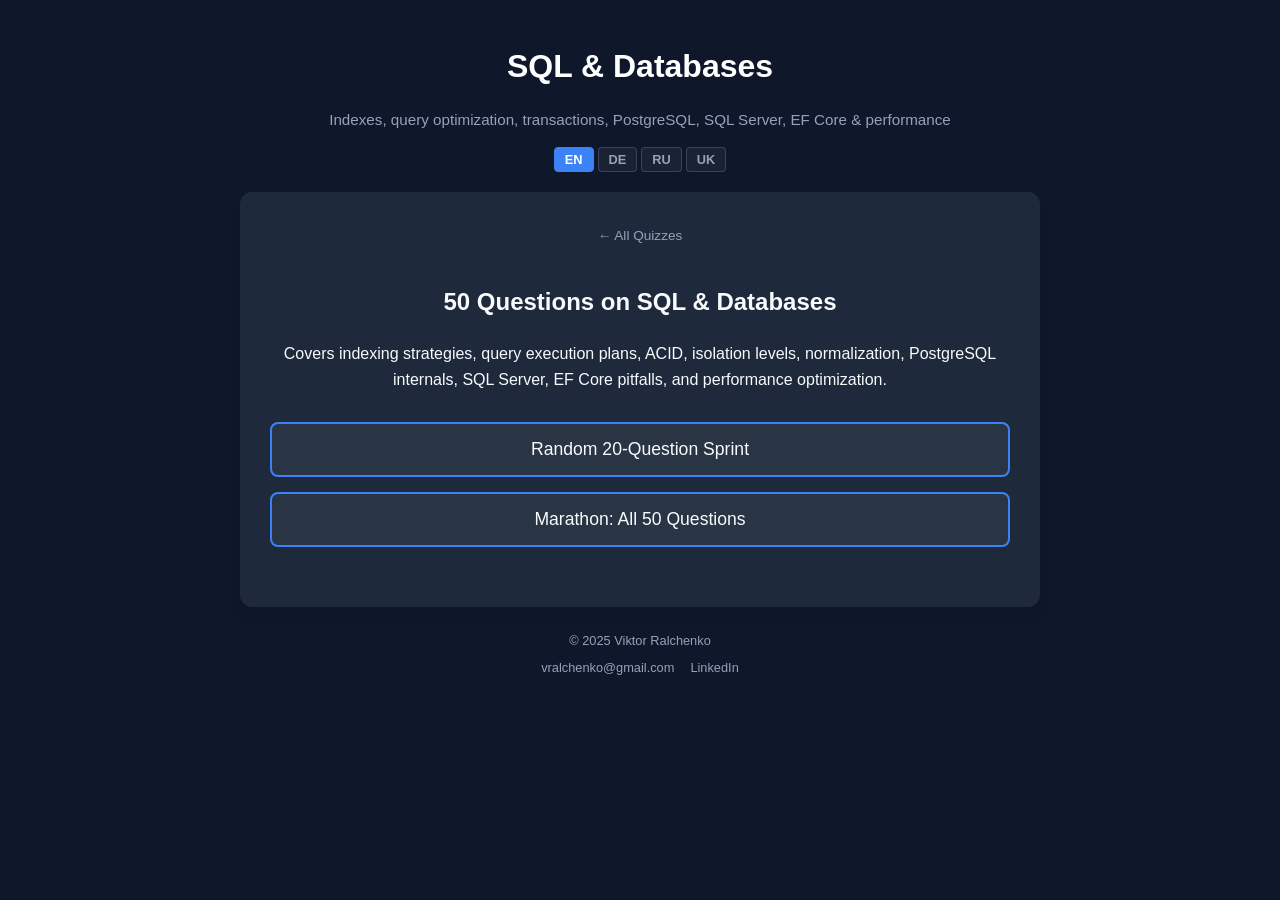
<file: sql-databases.html>
<!DOCTYPE html>
<html lang="en">
<head>
    <meta charset="UTF-8">
    <meta name="viewport" content="width=device-width, initial-scale=1.0">
    <title>SQL & Databases — Interview Quiz</title>
    <link rel="stylesheet" href="style.css">
</head>
<body>
    <div class="container">
        <div class="header">
            <h1 id="quiz-title"></h1>
            <p id="quiz-subtitle"></p>
            <div class="lang-selector">
                <button class="lang-btn" data-lang="en" onclick="setLang('en')">EN</button>
                <button class="lang-btn" data-lang="de" onclick="setLang('de')">DE</button>
                <button class="lang-btn" data-lang="ru" onclick="setLang('ru')">RU</button>
                <button class="lang-btn" data-lang="uk" onclick="setLang('uk')">UK</button>
            </div>
        </div>
        <div class="card active" id="setup-card">
            <a class="back-link" href="index.html">&#8592; All Quizzes</a>
            <h2 id="setup-heading"></h2>
            <p id="setup-desc"></p>
            <div class="batch-controls">
                <button class="batch-btn" onclick="startQuiz(20)" id="btn-sprint"></button>
                <button class="batch-btn" onclick="startQuiz(50)" id="btn-marathon"></button>
            </div>
        </div>
        <div id="quiz-area" style="display: none;">
            <div class="nav-bar">
                <a class="nav-btn" href="index.html" id="nav-all">&#8592; </a>
                <button class="nav-btn" onclick="location.reload()" id="nav-restart">&#8635; </button>
            </div>
            <div class="score-display">
                <span id="q-counter"></span>
                <span id="score-tracker"></span>
            </div>
            <div class="progress-bar"><div class="progress-fill" id="progress"></div></div>
            <div id="quiz-container"></div>
        </div>
        <div class="card" id="results-card">
            <h2 id="results-heading"></h2>
            <div class="final-score" id="final-score-text"></div>
            <p id="feedback-text" style="font-size: 1.1rem; margin-bottom: 30px;"></p>
            <div style="display: flex; gap: 12px; justify-content: center; flex-wrap: wrap;">
                <a class="restart-btn show" href="index.html" style="text-decoration: none;" id="res-all"></a>
                <button class="restart-btn show" onclick="location.reload()" id="res-restart"></button>
            </div>
        </div>
    </div>

<script>
const ui = {
    en: { title: "SQL & Databases", subtitle: "Indexes, query optimization, transactions, PostgreSQL, SQL Server, EF Core & performance", heading: "50 Questions on SQL & Databases", desc: "Covers indexing strategies, query execution plans, ACID, isolation levels, normalization, PostgreSQL internals, SQL Server, EF Core pitfalls, and performance optimization.", sprint: "Random 20-Question Sprint", marathon: "Marathon: All 50 Questions", allQuizzes: "\u2190 All Quizzes", restart: "\u21BB Restart", question: "Question", of: "of", score: "Score", explanation: "Explanation:", next: "Continue", complete: "Assessment Complete!", allBtn: "All Quizzes", restartBtn: "Restart Quiz", feedbackHigh: "Outstanding! You have deep knowledge of database internals, indexing strategies, and query optimization.", feedbackMid: "Solid foundation! Review index types (Covering, Filtered, Composite), execution plans, and isolation levels.", feedbackLow: "Keep studying! Focus on how indexes work (B-tree, Clustered vs Non-Clustered), EXPLAIN ANALYZE, and the N+1 problem." },
    de: { title: "SQL & Databases", subtitle: "Indexes, Query-Optimierung, Transaktionen, PostgreSQL, SQL Server, EF Core & Performance", heading: "50 Fragen zu SQL & Databases", desc: "Indexierungsstrategien, Query-Ausführungspläne, ACID, Isolationsstufen, Normalisierung, PostgreSQL-Interna, SQL Server, EF Core-Fallstricke und Performance-Optimierung.", sprint: "Zufällige 20-Fragen-Runde", marathon: "Marathon: Alle 50 Fragen", allQuizzes: "\u2190 Alle Quizze", restart: "\u21BB Neustart", question: "Frage", of: "von", score: "Punkte", explanation: "Erklärung:", next: "Weiter", complete: "Bewertung abgeschlossen!", allBtn: "Alle Quizze", restartBtn: "Quiz neustarten", feedbackHigh: "Hervorragend! Du hast tiefes Wissen über Datenbank-Interna, Indexierungsstrategien und Query-Optimierung.", feedbackMid: "Solide Grundlage! Wiederhole Index-Typen (Covering, Filtered, Composite), Ausführungspläne und Isolationsstufen.", feedbackLow: "Weiter lernen! Konzentriere dich auf Index-Funktionsweise (B-tree, Clustered vs Non-Clustered), EXPLAIN ANALYZE und das N+1-Problem." },
    ru: { title: "SQL & Databases", subtitle: "Индексы, оптимизация запросов, транзакции, PostgreSQL, SQL Server, EF Core и производительность", heading: "50 вопросов по SQL и базам данных", desc: "Стратегии индексирования, планы выполнения запросов, ACID, уровни изоляции, нормализация, внутреннее устройство PostgreSQL, SQL Server, подводные камни EF Core и оптимизация производительности.", sprint: "Случайные 20 вопросов", marathon: "Марафон: все 50 вопросов", allQuizzes: "\u2190 Все квизы", restart: "\u21BB Заново", question: "Вопрос", of: "из", score: "Счёт", explanation: "Пояснение:", next: "Далее", complete: "Тест завершён!", allBtn: "Все квизы", restartBtn: "Начать заново", feedbackHigh: "Отлично! Вы обладаете глубокими знаниями о внутреннем устройстве баз данных, стратегиях индексирования и оптимизации запросов.", feedbackMid: "Хорошая база! Повторите типы индексов (Covering, Filtered, Composite), планы выполнения и уровни изоляции.", feedbackLow: "Продолжайте учиться! Сосредоточьтесь на работе индексов (B-tree, Clustered vs Non-Clustered), EXPLAIN ANALYZE и проблеме N+1." },
    uk: { title: "SQL & Databases", subtitle: "Індекси, оптимізація запитів, транзакції, PostgreSQL, SQL Server, EF Core та продуктивність", heading: "50 питань з SQL та баз даних", desc: "Стратегії індексування, плани виконання запитів, ACID, рівні ізоляції, нормалізація, внутрішня будова PostgreSQL, SQL Server, підводні камені EF Core та оптимізація продуктивності.", sprint: "Випадкові 20 питань", marathon: "Марафон: усі 50 питань", allQuizzes: "\u2190 Усі квізи", restart: "\u21BB Заново", question: "Питання", of: "з", score: "Рахунок", explanation: "Пояснення:", next: "Далі", complete: "Тест завершено!", allBtn: "Усі квізи", restartBtn: "Почати заново", feedbackHigh: "Чудово! Ви маєте глибокі знання про внутрішню будову баз даних, стратегії індексування та оптимізацію запитів.", feedbackMid: "Міцна основа! Повторіть типи індексів (Covering, Filtered, Composite), плани виконання та рівні ізоляції.", feedbackLow: "Продовжуйте вчитися! Зосередьтеся на роботі індексів (B-tree, Clustered vs Non-Clustered), EXPLAIN ANALYZE та проблемі N+1." }
};

const allQuestions = [
// ===== INDEXES: FUNDAMENTALS =====
{ category: "Indexes", question: { en: "What is the difference between a Clustered and a Non-Clustered index?", de: "Was ist der Unterschied zwischen einem Clustered und einem Non-Clustered Index?", ru: "В чём разница между Clustered и Non-Clustered index?", uk: "У чому різниця між Clustered та Non-Clustered index?" }, options: { en: ["Clustered indexes are faster, Non-Clustered are slower.", "Clustered defines the physical row order on disk (max 1 per table). Non-Clustered is a separate structure with pointers to the physical rows.", "Clustered is for primary keys only, Non-Clustered for foreign keys only.", "There is no practical difference in modern databases."], de: ["Clustered Indexes sind schneller, Non-Clustered sind langsamer.", "Clustered definiert die physische Zeilenreihenfolge auf der Festplatte (max. 1 pro Tabelle). Non-Clustered ist eine separate Struktur mit Zeigern auf die physischen Zeilen.", "Clustered ist nur für Primary Keys, Non-Clustered nur für Foreign Keys.", "Es gibt keinen praktischen Unterschied in modernen Datenbanken."], ru: ["Clustered index быстрее, Non-Clustered медленнее.", "Clustered определяет физический порядок строк на диске (макс. 1 на таблицу). Non-Clustered — отдельная структура с указателями на физические строки.", "Clustered только для Primary Key, Non-Clustered только для Foreign Key.", "В современных базах данных практической разницы нет."], uk: ["Clustered index швидший, Non-Clustered повільніший.", "Clustered визначає фізичний порядок рядків на диску (макс. 1 на таблицю). Non-Clustered — окрема структура з вказівниками на фізичні рядки.", "Clustered лише для Primary Key, Non-Clustered лише для Foreign Key.", "У сучасних базах даних практичної різниці немає."] }, correctIndex: 1, explanation: { en: "A Clustered index IS the table data sorted by the index key. A Non-Clustered index is a separate B-tree that stores the key + a pointer (RID or clustering key) back to the actual row.", de: "Ein Clustered Index IST die nach dem Index-Key sortierte Tabelle. Ein Non-Clustered Index ist ein separater B-tree, der den Key + einen Zeiger (RID oder Clustering Key) auf die tatsächliche Zeile speichert.", ru: "Clustered index — ЭТО данные таблицы, отсортированные по ключу индекса. Non-Clustered index — отдельный B-tree, хранящий ключ + указатель (RID или clustering key) на фактическую строку.", uk: "Clustered index — ЦЕ дані таблиці, відсортовані за ключем індексу. Non-Clustered index — окремий B-tree, що зберігає ключ + вказівник (RID або clustering key) на фактичний рядок." } },
{ category: "Indexes", question: { en: "Why can a table have only ONE Clustered index?", de: "Warum kann eine Tabelle nur EINEN Clustered Index haben?", ru: "Почему таблица может иметь только ОДИН Clustered index?", uk: "Чому таблиця може мати лише ОДИН Clustered index?" }, options: { en: ["It's an arbitrary database limitation.", "Because the Clustered index determines the physical sort order of rows on disk — data can only be physically sorted one way.", "Because multiple Clustered indexes would use too much memory.", "Actually, modern databases allow multiple Clustered indexes."], de: ["Es ist eine willkürliche Datenbankbeschränkung.", "Weil der Clustered Index die physische Sortierreihenfolge der Zeilen auf der Festplatte bestimmt — Daten können nur auf eine Weise physisch sortiert sein.", "Weil mehrere Clustered Indexes zu viel Speicher verbrauchen würden.", "Tatsächlich erlauben moderne Datenbanken mehrere Clustered Indexes."], ru: ["Это произвольное ограничение базы данных.", "Потому что Clustered index определяет физический порядок сортировки строк на диске — данные могут быть физически отсортированы только одним способом.", "Потому что несколько Clustered index заняли бы слишком много памяти.", "На самом деле современные базы данных позволяют несколько Clustered index."], uk: ["Це довільне обмеження бази даних.", "Тому що Clustered index визначає фізичний порядок сортування рядків на диску — дані можуть бути фізично відсортовані лише одним способом.", "Тому що кілька Clustered index зайняли б забагато пам'яті.", "Насправді сучасні бази даних дозволяють кілька Clustered index."] }, correctIndex: 1, explanation: { en: "Rows on disk pages are arranged in the order of the Clustered index key. You can't physically sort the same data two different ways simultaneously.", de: "Zeilen auf Festplattenseiten sind in der Reihenfolge des Clustered-Index-Keys angeordnet. Man kann dieselben Daten nicht gleichzeitig auf zwei verschiedene Arten physisch sortieren.", ru: "Строки на дисковых страницах расположены в порядке ключа Clustered index. Невозможно физически отсортировать одни и те же данные двумя разными способами одновременно.", uk: "Рядки на дискових сторінках розташовані в порядку ключа Clustered index. Неможливо фізично відсортувати одні й ті самі дані двома різними способами одночасно." } },
{ category: "Indexes", question: { en: "What is a Covering Index?", de: "Was ist ein Covering Index?", ru: "Что такое Covering Index?", uk: "Що таке Covering Index?" }, options: { en: ["An index that covers all tables in the database.", "An index that includes all columns needed by a query, so the database engine never needs to look up the actual table row (avoids Key Lookup).", "An index on a computed column.", "An index that covers both Clustered and Non-Clustered data."], de: ["Ein Index, der alle Tabellen in der Datenbank abdeckt.", "Ein Index, der alle von einer Query benötigten Spalten enthält, sodass die Datenbank-Engine nie die tatsächliche Tabellenzeile nachschlagen muss (vermeidet Key Lookup).", "Ein Index auf einer berechneten Spalte.", "Ein Index, der sowohl Clustered- als auch Non-Clustered-Daten abdeckt."], ru: ["Индекс, покрывающий все таблицы в базе данных.", "Индекс, включающий все столбцы, необходимые запросу, поэтому движку БД никогда не нужно обращаться к фактической строке таблицы (избегает Key Lookup).", "Индекс на вычисляемом столбце.", "Индекс, покрывающий и Clustered, и Non-Clustered данные."], uk: ["Індекс, що покриває всі таблиці в базі даних.", "Індекс, що включає всі стовпці, необхідні запиту, тому движку БД ніколи не потрібно звертатися до фактичного рядка таблиці (уникає Key Lookup).", "Індекс на обчислюваному стовпці.", "Індекс, що покриває і Clustered, і Non-Clustered дані."] }, correctIndex: 1, explanation: { en: "If a query SELECT Name, Email FROM Users WHERE Email = 'x' hits an index on (Email) INCLUDE (Name), all data is in the index leaf. No bookmark lookup needed — huge speed gain.", de: "Wenn eine Query SELECT Name, Email FROM Users WHERE Email = 'x' einen Index auf (Email) INCLUDE (Name) trifft, sind alle Daten im Index-Blatt. Kein Bookmark Lookup nötig — enormer Geschwindigkeitsgewinn.", ru: "Если запрос SELECT Name, Email FROM Users WHERE Email = 'x' попадает в индекс на (Email) INCLUDE (Name), все данные находятся в листе индекса. Bookmark lookup не нужен — огромный выигрыш в скорости.", uk: "Якщо запит SELECT Name, Email FROM Users WHERE Email = 'x' потрапляє в індекс на (Email) INCLUDE (Name), усі дані знаходяться в листку індексу. Bookmark lookup не потрібен — величезний виграш у швидкості." } },
{ category: "Indexes", question: { en: "What is the INCLUDE clause in a Non-Clustered index?", de: "Was ist die INCLUDE-Klausel in einem Non-Clustered Index?", ru: "Что такое INCLUDE в Non-Clustered index?", uk: "Що таке INCLUDE в Non-Clustered index?" }, options: { en: ["It includes the index in query plans automatically.", "It adds non-key columns to the leaf level of the index, making it a Covering Index without bloating the B-tree intermediate pages.", "It includes NULL values in the index.", "It forces the query optimizer to use this index."], de: ["Es schliesst den Index automatisch in Query-Pläne ein.", "Es fügt Nicht-Key-Spalten auf Blattebene des Index hinzu, was ihn zu einem Covering Index macht, ohne die B-tree-Zwischenseiten aufzublähen.", "Es schliesst NULL-Werte in den Index ein.", "Es zwingt den Query Optimizer, diesen Index zu verwenden."], ru: ["Автоматически включает индекс в планы запросов.", "Добавляет неключевые столбцы на уровень листьев индекса, превращая его в Covering Index без раздувания промежуточных страниц B-tree.", "Включает значения NULL в индекс.", "Принуждает оптимизатор запросов использовать этот индекс."], uk: ["Автоматично включає індекс у плани запитів.", "Додає неключові стовпці на рівень листків індексу, перетворюючи його на Covering Index без роздування проміжних сторінок B-tree.", "Включає значення NULL в індекс.", "Примушує оптимізатор запитів використовувати цей індекс."] }, correctIndex: 1, explanation: { en: "INCLUDE columns live only at the leaf level — they don't affect sort order or tree depth. They prevent expensive Key Lookups for queries that need those extra columns.", de: "INCLUDE-Spalten existieren nur auf Blattebene — sie beeinflussen weder die Sortierreihenfolge noch die Baumtiefe. Sie verhindern teure Key Lookups für Queries, die diese zusätzlichen Spalten benötigen.", ru: "Столбцы INCLUDE находятся только на уровне листьев — они не влияют на порядок сортировки или глубину дерева. Они предотвращают дорогостоящие Key Lookup для запросов, которым нужны эти дополнительные столбцы.", uk: "Стовпці INCLUDE знаходяться лише на рівні листків — вони не впливають на порядок сортування чи глибину дерева. Вони запобігають дорогим Key Lookup для запитів, яким потрібні ці додаткові стовпці." } },
{ category: "Indexes", question: { en: "What is a Composite Index and when is column order important?", de: "Was ist ein Composite Index und wann ist die Spaltenreihenfolge wichtig?", ru: "Что такое Composite Index и когда важен порядок столбцов?", uk: "Що таке Composite Index і коли важливий порядок стовпців?" }, options: { en: ["A composite index spans multiple tables.", "An index on multiple columns. Order matters because the index is sorted left-to-right — queries must use the leftmost prefix to benefit.", "Column order doesn't matter in composite indexes.", "A composite index is the same as multiple single-column indexes."], de: ["Ein Composite Index erstreckt sich über mehrere Tabellen.", "Ein Index auf mehreren Spalten. Die Reihenfolge ist wichtig, weil der Index von links nach rechts sortiert ist — Queries müssen das linkeste Präfix verwenden, um zu profitieren.", "Die Spaltenreihenfolge spielt bei Composite Indexes keine Rolle.", "Ein Composite Index ist dasselbe wie mehrere Einzelspalten-Indexes."], ru: ["Composite index охватывает несколько таблиц.", "Индекс на нескольких столбцах. Порядок важен, потому что индекс отсортирован слева направо — запросы должны использовать крайний левый префикс, чтобы получить выгоду.", "Порядок столбцов в Composite Index не имеет значения.", "Composite Index — то же самое, что несколько одностолбцовых индексов."], uk: ["Composite index охоплює кілька таблиць.", "Індекс на кількох стовпцях. Порядок важливий, тому що індекс відсортований зліва направо — запити повинні використовувати крайній лівий префікс, щоб отримати вигоду.", "Порядок стовпців у Composite Index не має значення.", "Composite Index — те саме, що кілька одностовпцевих індексів."] }, correctIndex: 1, explanation: { en: "Index on (LastName, FirstName): WHERE LastName = 'Smith' uses it. WHERE FirstName = 'John' does NOT (can't skip the first column). This is the Left Prefix Rule.", de: "Index auf (LastName, FirstName): WHERE LastName = 'Smith' nutzt ihn. WHERE FirstName = 'John' NICHT (kann die erste Spalte nicht überspringen). Das ist die Left-Prefix-Regel.", ru: "Индекс на (LastName, FirstName): WHERE LastName = 'Smith' использует его. WHERE FirstName = 'John' НЕТ (нельзя пропустить первый столбец). Это правило левого префикса.", uk: "Індекс на (LastName, FirstName): WHERE LastName = 'Smith' використовує його. WHERE FirstName = 'John' НІ (не можна пропустити перший стовпець). Це правило лівого префіксу." } },
{ category: "Indexes", question: { en: "What is Index Fragmentation and how does it affect performance?", de: "Was ist Index Fragmentation und wie beeinflusst sie die Performance?", ru: "Что такое фрагментация индекса и как она влияет на производительность?", uk: "Що таке фрагментація індексу і як вона впливає на продуктивність?" }, options: { en: ["Fragmentation means the index has too many columns.", "Over time, inserts/updates/deletes cause index pages to become non-contiguous on disk, increasing I/O. REBUILD or REORGANIZE fixes it.", "Fragmentation only affects Non-Clustered indexes.", "Fragmentation improves query speed by spreading data."], de: ["Fragmentation bedeutet, dass der Index zu viele Spalten hat.", "Im Laufe der Zeit führen Inserts/Updates/Deletes dazu, dass Index-Seiten auf der Festplatte nicht mehr zusammenhängend sind, was die I/O erhöht. REBUILD oder REORGANIZE behebt das.", "Fragmentation betrifft nur Non-Clustered Indexes.", "Fragmentation verbessert die Query-Geschwindigkeit durch Datenverteilung."], ru: ["Фрагментация означает, что в индексе слишком много столбцов.", "Со временем вставки/обновления/удаления приводят к тому, что страницы индекса становятся несмежными на диске, увеличивая I/O. REBUILD или REORGANIZE исправляет это.", "Фрагментация затрагивает только Non-Clustered index.", "Фрагментация улучшает скорость запросов за счёт распределения данных."], uk: ["Фрагментація означає, що в індексі забагато стовпців.", "З часом вставки/оновлення/видалення призводять до того, що сторінки індексу стають несуміжними на диску, збільшуючи I/O. REBUILD або REORGANIZE виправляє це.", "Фрагментація зачіпає лише Non-Clustered index.", "Фрагментація покращує швидкість запитів за рахунок розподілу даних."] }, correctIndex: 1, explanation: { en: "Logical fragmentation means pages are out of order. The disk head jumps around instead of reading sequentially. REBUILD recreates the index; REORGANIZE defragments in-place.", de: "Logische Fragmentation bedeutet, dass Seiten nicht in Reihenfolge sind. Der Lesekopf springt umher statt sequenziell zu lesen. REBUILD erstellt den Index neu; REORGANIZE defragmentiert vor Ort.", ru: "Логическая фрагментация означает, что страницы расположены не по порядку. Головка диска прыгает вместо последовательного чтения. REBUILD пересоздаёт индекс; REORGANIZE дефрагментирует на месте.", uk: "Логічна фрагментація означає, що сторінки розташовані не по порядку. Головка диска стрибає замість послідовного читання. REBUILD перестворює індекс; REORGANIZE дефрагментує на місці." } },
{ category: "Indexes", question: { en: "What is a Filtered Index?", de: "Was ist ein Filtered Index?", ru: "Что такое Filtered Index?", uk: "Що таке Filtered Index?" }, options: { en: ["An index that filters out duplicate values.", "An index with a WHERE clause that only indexes rows matching a condition, reducing index size and improving performance for targeted queries.", "An index that filters queries at runtime.", "A temporary index created for a single query."], de: ["Ein Index, der doppelte Werte herausfiltert.", "Ein Index mit einer WHERE-Klausel, der nur Zeilen indexiert, die einer Bedingung entsprechen, was die Indexgrösse reduziert und die Performance für gezielte Queries verbessert.", "Ein Index, der Queries zur Laufzeit filtert.", "Ein temporärer Index, der für eine einzelne Query erstellt wird."], ru: ["Индекс, отфильтровывающий дублирующиеся значения.", "Индекс с WHERE-условием, который индексирует только строки, соответствующие условию, уменьшая размер индекса и улучшая производительность целевых запросов.", "Индекс, фильтрующий запросы во время выполнения.", "Временный индекс, созданный для одного запроса."], uk: ["Індекс, що фільтрує дублікати значень.", "Індекс з WHERE-умовою, який індексує лише рядки, що відповідають умові, зменшуючи розмір індексу та покращуючи продуктивність цільових запитів.", "Індекс, що фільтрує запити під час виконання.", "Тимчасовий індекс, створений для одного запиту."] }, correctIndex: 1, explanation: { en: "CREATE INDEX IX_Active ON Orders(OrderDate) WHERE Status = 'Active'. Only active orders are indexed — much smaller, faster, and less maintenance than indexing all rows.", de: "CREATE INDEX IX_Active ON Orders(OrderDate) WHERE Status = 'Active'. Nur aktive Bestellungen werden indexiert — viel kleiner, schneller und weniger Wartung als alle Zeilen zu indexieren.", ru: "CREATE INDEX IX_Active ON Orders(OrderDate) WHERE Status = 'Active'. Только активные заказы индексируются — гораздо меньше, быстрее и меньше обслуживания, чем индексирование всех строк.", uk: "CREATE INDEX IX_Active ON Orders(OrderDate) WHERE Status = 'Active'. Лише активні замовлення індексуються — набагато менший, швидший і менше обслуговування, ніж індексування всіх рядків." } },
{ category: "Indexes", question: { en: "When can adding an index actually HURT performance?", de: "Wann kann das Hinzufügen eines Index die Performance tatsächlich VERSCHLECHTERN?", ru: "Когда добавление индекса может УХУДШИТЬ производительность?", uk: "Коли додавання індексу може ПОГІРШИТИ продуктивність?" }, options: { en: ["Indexes never hurt performance.", "On tables with heavy INSERT/UPDATE/DELETE activity — every write must also update all indexes, adding overhead.", "Only when the index exceeds 1GB.", "Only on temporary tables."], de: ["Indexes beeinträchtigen nie die Performance.", "Bei Tabellen mit intensiver INSERT/UPDATE/DELETE-Aktivität — jeder Schreibvorgang muss auch alle Indexes aktualisieren, was Overhead verursacht.", "Nur wenn der Index 1 GB überschreitet.", "Nur bei temporären Tabellen."], ru: ["Индексы никогда не ухудшают производительность.", "На таблицах с интенсивной активностью INSERT/UPDATE/DELETE — каждая запись должна также обновить все индексы, создавая накладные расходы.", "Только когда индекс превышает 1 ГБ.", "Только на временных таблицах."], uk: ["Індекси ніколи не погіршують продуктивність.", "На таблицях з інтенсивною активністю INSERT/UPDATE/DELETE — кожен запис повинен також оновити всі індекси, створюючи накладні витрати.", "Лише коли індекс перевищує 1 ГБ.", "Лише на тимчасових таблицях."] }, correctIndex: 1, explanation: { en: "Each index is a separate data structure that must be maintained on every write. A table with 10 indexes means each INSERT updates 10 B-trees. Write-heavy tables need fewer, targeted indexes.", de: "Jeder Index ist eine separate Datenstruktur, die bei jedem Schreibvorgang gepflegt werden muss. Eine Tabelle mit 10 Indexes bedeutet, dass jeder INSERT 10 B-trees aktualisiert. Schreibintensive Tabellen brauchen weniger, gezielte Indexes.", ru: "Каждый индекс — отдельная структура данных, которую необходимо обновлять при каждой записи. Таблица с 10 индексами означает, что каждый INSERT обновляет 10 B-tree. Таблицы с интенсивной записью требуют меньше целевых индексов.", uk: "Кожен індекс — окрема структура даних, яку необхідно оновлювати при кожному записі. Таблиця з 10 індексами означає, що кожен INSERT оновлює 10 B-tree. Таблиці з інтенсивним записом потребують менше цільових індексів." } },
{ category: "Indexes", question: { en: "What is a Unique Index?", de: "Was ist ein Unique Index?", ru: "Что такое Unique Index?", uk: "Що таке Unique Index?" }, options: { en: ["An index that stores only one copy of each page.", "An index that enforces uniqueness on the indexed columns — any duplicate insert will be rejected by the database engine.", "An index created by a unique algorithm.", "A Non-Clustered index with no duplicates allowed in the INCLUDE columns."], de: ["Ein Index, der nur eine Kopie jeder Seite speichert.", "Ein Index, der Eindeutigkeit auf den indexierten Spalten erzwingt — jede doppelte Einfügung wird von der Datenbank-Engine abgelehnt.", "Ein Index, der durch einen einzigartigen Algorithmus erstellt wird.", "Ein Non-Clustered Index ohne Duplikate in den INCLUDE-Spalten."], ru: ["Индекс, хранящий только одну копию каждой страницы.", "Индекс, обеспечивающий уникальность индексированных столбцов — любая дублирующая вставка будет отклонена движком базы данных.", "Индекс, созданный уникальным алгоритмом.", "Non-Clustered index без дубликатов в столбцах INCLUDE."], uk: ["Індекс, що зберігає лише одну копію кожної сторінки.", "Індекс, що забезпечує унікальність індексованих стовпців — будь-яка дублююча вставка буде відхилена движком бази даних.", "Індекс, створений унікальним алгоритмом.", "Non-Clustered index без дублікатів у стовпцях INCLUDE."] }, correctIndex: 1, explanation: { en: "Unique indexes serve dual purpose: query performance AND data integrity. A UNIQUE constraint in SQL Server automatically creates a Unique Index behind the scenes.", de: "Unique Indexes dienen einem doppelten Zweck: Query-Performance UND Datenintegrität. Ein UNIQUE Constraint in SQL Server erstellt automatisch einen Unique Index im Hintergrund.", ru: "Unique index служит двойной цели: производительность запросов И целостность данных. Ограничение UNIQUE в SQL Server автоматически создаёт Unique Index за кулисами.", uk: "Unique index служить подвійній меті: продуктивність запитів ТА цілісність даних. Обмеження UNIQUE в SQL Server автоматично створює Unique Index за лаштунками." } },
{ category: "Indexes", question: { en: "What is the difference between a B-Tree index and a Hash index?", de: "Was ist der Unterschied zwischen einem B-Tree Index und einem Hash Index?", ru: "В чём разница между B-Tree index и Hash index?", uk: "У чому різниця між B-Tree index та Hash index?" }, options: { en: ["They're the same structure with different names.", "B-Tree supports range queries (>, <, BETWEEN) and sorting. Hash indexes only support exact equality lookups (=) but are O(1) for those.", "Hash indexes are always faster.", "B-Tree is for strings, Hash is for numbers."], de: ["Es sind dieselben Strukturen mit unterschiedlichen Namen.", "B-Tree unterstützt Range Queries (>, <, BETWEEN) und Sortierung. Hash Indexes unterstützen nur exakte Gleichheitssuchen (=), sind dafür aber O(1).", "Hash Indexes sind immer schneller.", "B-Tree ist für Strings, Hash für Zahlen."], ru: ["Это одинаковые структуры с разными названиями.", "B-Tree поддерживает диапазонные запросы (>, <, BETWEEN) и сортировку. Hash index поддерживает только точный поиск на равенство (=), но за O(1).", "Hash index всегда быстрее.", "B-Tree для строк, Hash для чисел."], uk: ["Це однакові структури з різними назвами.", "B-Tree підтримує діапазонні запити (>, <, BETWEEN) та сортування. Hash index підтримує лише точний пошук на рівність (=), але за O(1).", "Hash index завжди швидший.", "B-Tree для рядків, Hash для чисел."] }, correctIndex: 1, explanation: { en: "B-Tree is the default in SQL Server and PostgreSQL because it handles both equality and range queries. Hash indexes (e.g., in PostgreSQL) are only useful for pure equality checks.", de: "B-Tree ist der Standard in SQL Server und PostgreSQL, weil er sowohl Gleichheits- als auch Range Queries unterstützt. Hash Indexes (z.B. in PostgreSQL) sind nur für reine Gleichheitsprüfungen nützlich.", ru: "B-Tree — индекс по умолчанию в SQL Server и PostgreSQL, потому что он обрабатывает и равенство, и диапазонные запросы. Hash index (например, в PostgreSQL) полезен только для чистых проверок на равенство.", uk: "B-Tree — індекс за замовчуванням у SQL Server та PostgreSQL, тому що він обробляє і рівність, і діапазонні запити. Hash index (наприклад, у PostgreSQL) корисний лише для чистих перевірок на рівність." } },
// ===== QUERY OPTIMIZATION =====
{ category: "Query Optimization", question: { en: "What does EXPLAIN ANALYZE do in PostgreSQL?", de: "Was macht EXPLAIN ANALYZE in PostgreSQL?", ru: "Что делает EXPLAIN ANALYZE в PostgreSQL?", uk: "Що робить EXPLAIN ANALYZE в PostgreSQL?" }, options: { en: ["It explains the query syntax.", "It actually executes the query and shows the real execution plan with actual row counts, timing, and operations (Seq Scan, Index Scan, etc.).", "It analyzes the table statistics without running the query.", "It optimizes the query automatically."], de: ["Es erklärt die Query-Syntax.", "Es führt die Query tatsächlich aus und zeigt den realen Ausführungsplan mit tatsächlichen Zeilenzahlen, Timing und Operationen (Seq Scan, Index Scan usw.).", "Es analysiert die Tabellenstatistiken, ohne die Query auszuführen.", "Es optimiert die Query automatisch."], ru: ["Объясняет синтаксис запроса.", "Фактически выполняет запрос и показывает реальный план выполнения с фактическим количеством строк, временем и операциями (Seq Scan, Index Scan и т.д.).", "Анализирует статистику таблицы без выполнения запроса.", "Автоматически оптимизирует запрос."], uk: ["Пояснює синтаксис запиту.", "Фактично виконує запит і показує реальний план виконання з фактичною кількістю рядків, часом та операціями (Seq Scan, Index Scan тощо).", "Аналізує статистику таблиці без виконання запиту.", "Автоматично оптимізує запит."] }, correctIndex: 1, explanation: { en: "Plain EXPLAIN only estimates. EXPLAIN ANALYZE forces execution and shows actual vs. estimated rows, actual time per node — the ultimate tool for debugging slow queries.", de: "Einfaches EXPLAIN schätzt nur. EXPLAIN ANALYZE erzwingt die Ausführung und zeigt tatsächliche vs. geschätzte Zeilen, tatsächliche Zeit pro Knoten — das ultimative Tool zum Debuggen langsamer Queries.", ru: "Простой EXPLAIN только оценивает. EXPLAIN ANALYZE принудительно выполняет и показывает фактические vs. оценочные строки, фактическое время на узел — лучший инструмент для отладки медленных запросов.", uk: "Простий EXPLAIN лише оцінює. EXPLAIN ANALYZE примусово виконує і показує фактичні vs. оціночні рядки, фактичний час на вузол — найкращий інструмент для відлагодження повільних запитів." } },
{ category: "Query Optimization", question: { en: "What is the difference between a Seq Scan and an Index Scan?", de: "Was ist der Unterschied zwischen einem Seq Scan und einem Index Scan?", ru: "В чём разница между Seq Scan и Index Scan?", uk: "У чому різниця між Seq Scan та Index Scan?" }, options: { en: ["Seq Scan uses an index, Index Scan doesn't.", "Seq Scan reads every row in the table sequentially. Index Scan uses a B-tree to jump directly to matching rows.", "They perform identically on small tables.", "Index Scan always faster than Seq Scan."], de: ["Seq Scan nutzt einen Index, Index Scan nicht.", "Seq Scan liest jede Zeile in der Tabelle sequenziell. Index Scan nutzt einen B-tree, um direkt zu passenden Zeilen zu springen.", "Sie arbeiten bei kleinen Tabellen identisch.", "Index Scan ist immer schneller als Seq Scan."], ru: ["Seq Scan использует индекс, Index Scan нет.", "Seq Scan читает каждую строку таблицы последовательно. Index Scan использует B-tree для прямого перехода к соответствующим строкам.", "На маленьких таблицах они работают одинаково.", "Index Scan всегда быстрее Seq Scan."], uk: ["Seq Scan використовує індекс, Index Scan ні.", "Seq Scan читає кожен рядок таблиці послідовно. Index Scan використовує B-tree для прямого переходу до відповідних рядків.", "На маленьких таблицях вони працюють однаково.", "Index Scan завжди швидший за Seq Scan."] }, correctIndex: 1, explanation: { en: "Seq Scan reads the entire table — fine for small tables or queries returning most rows. Index Scan navigates the B-tree — much faster when selecting a small fraction of rows.", de: "Seq Scan liest die gesamte Tabelle — in Ordnung für kleine Tabellen oder Queries, die die meisten Zeilen zurückgeben. Index Scan navigiert den B-tree — viel schneller bei der Auswahl eines kleinen Anteils der Zeilen.", ru: "Seq Scan читает всю таблицу — подходит для маленьких таблиц или запросов, возвращающих большинство строк. Index Scan навигирует по B-tree — гораздо быстрее при выборе малой доли строк.", uk: "Seq Scan читає всю таблицю — підходить для маленьких таблиць або запитів, що повертають більшість рядків. Index Scan навігує по B-tree — набагато швидший при виборі малої частки рядків." } },
{ category: "Query Optimization", question: { en: "When might the query optimizer CHOOSE a Seq Scan over an Index Scan?", de: "Wann könnte der Query Optimizer einen Seq Scan einem Index Scan VORZIEHEN?", ru: "Когда оптимизатор запросов может ВЫБРАТЬ Seq Scan вместо Index Scan?", uk: "Коли оптимізатор запитів може ОБРАТИ Seq Scan замість Index Scan?" }, options: { en: ["Never — Index Scan is always preferred.", "When the query returns a large percentage of rows (e.g., >10-20%), the overhead of random I/O from index lookups exceeds the cost of a sequential full table scan.", "Only when the index is corrupted.", "Only on tables with fewer than 100 rows."], de: ["Nie — Index Scan wird immer bevorzugt.", "Wenn die Query einen grossen Prozentsatz der Zeilen zurückgibt (z.B. >10-20%), übersteigt der Overhead des Random I/O durch Index-Lookups die Kosten eines sequenziellen Full Table Scans.", "Nur wenn der Index beschädigt ist.", "Nur bei Tabellen mit weniger als 100 Zeilen."], ru: ["Никогда — Index Scan всегда предпочтительнее.", "Когда запрос возвращает большой процент строк (напр., >10-20%), накладные расходы Random I/O от Index Lookup превышают стоимость последовательного Full Table Scan.", "Только когда индекс повреждён.", "Только на таблицах с менее чем 100 строками."], uk: ["Ніколи — Index Scan завжди кращий.", "Коли запит повертає великий відсоток рядків (напр., >10-20%), накладні витрати Random I/O від Index Lookup перевищують вартість послідовного Full Table Scan.", "Лише коли індекс пошкоджений.", "Лише на таблицях з менш ніж 100 рядками."] }, correctIndex: 1, explanation: { en: "If you SELECT * FROM Orders WHERE Status IN ('Active','Pending','Processing') and that's 80% of rows, sequential I/O reading the whole table is cheaper than 80% random lookups via the index.", de: "Wenn SELECT * FROM Orders WHERE Status IN ('Active','Pending','Processing') 80% der Zeilen zurückgibt, ist sequenzielles I/O der ganzen Tabelle günstiger als 80% Random Lookups über den Index.", ru: "Если SELECT * FROM Orders WHERE Status IN ('Active','Pending','Processing') возвращает 80% строк, последовательное I/O всей таблицы дешевле, чем 80% случайных обращений через индекс.", uk: "Якщо SELECT * FROM Orders WHERE Status IN ('Active','Pending','Processing') повертає 80% рядків, послідовне I/O всієї таблиці дешевше, ніж 80% випадкових звернень через індекс." } },
{ category: "Query Optimization", question: { en: "What is a Key Lookup (Bookmark Lookup) and why is it expensive?", de: "Was ist ein Key Lookup (Bookmark Lookup) und warum ist er teuer?", ru: "Что такое Key Lookup (Bookmark Lookup) и почему он дорогой?", uk: "Що таке Key Lookup (Bookmark Lookup) і чому він дорогий?" }, options: { en: ["It's a lookup in the application's key vault.", "After finding a row via Non-Clustered index, the engine must go to the Clustered index to fetch additional columns not in the index — each lookup is random I/O.", "It's a lookup in the foreign key table.", "It only happens with composite keys."], de: ["Es ist ein Lookup im Key Vault der Anwendung.", "Nach dem Finden einer Zeile über den Non-Clustered Index muss die Engine zum Clustered Index gehen, um zusätzliche Spalten zu holen, die nicht im Index sind — jeder Lookup ist Random I/O.", "Es ist ein Lookup in der Foreign-Key-Tabelle.", "Es passiert nur bei Composite Keys."], ru: ["Это поиск в хранилище ключей приложения.", "После нахождения строки через Non-Clustered index движок должен обратиться к Clustered index за дополнительными столбцами, отсутствующими в индексе — каждый Lookup — это Random I/O.", "Это поиск в таблице Foreign Key.", "Это происходит только с Composite Key."], uk: ["Це пошук у сховищі ключів додатку.", "Після знаходження рядка через Non-Clustered index движок повинен звернутися до Clustered index за додатковими стовпцями, відсутніми в індексі — кожен Lookup — це Random I/O.", "Це пошук у таблиці Foreign Key.", "Це відбувається лише з Composite Key."] }, correctIndex: 1, explanation: { en: "If your Non-Clustered index has (Email) but the query also needs Name, the engine finds the row via Email index, then does a random seek into the Clustered index for Name. Fix: INCLUDE (Name).", de: "Wenn dein Non-Clustered Index (Email) hat, aber die Query auch Name braucht, findet die Engine die Zeile über den Email-Index und macht dann einen Random Seek in den Clustered Index für Name. Lösung: INCLUDE (Name).", ru: "Если ваш Non-Clustered index имеет (Email), но запросу также нужен Name, движок находит строку через Email index, затем делает Random Seek в Clustered index за Name. Решение: INCLUDE (Name).", uk: "Якщо ваш Non-Clustered index має (Email), але запиту також потрібен Name, движок знаходить рядок через Email index, потім робить Random Seek у Clustered index за Name. Рішення: INCLUDE (Name)." } },
{ category: "Query Optimization", question: { en: "What is Parameter Sniffing in SQL Server?", de: "Was ist Parameter Sniffing in SQL Server?", ru: "Что такое Parameter Sniffing в SQL Server?", uk: "Що таке Parameter Sniffing в SQL Server?" }, options: { en: ["A security vulnerability where parameters are exposed.", "SQL Server compiles a query plan based on the FIRST parameter values it sees, which may be terrible for subsequent calls with different values.", "A technique to optimize parameterized queries.", "A debugging feature in SSMS."], de: ["Eine Sicherheitslücke, bei der Parameter offengelegt werden.", "SQL Server kompiliert einen Query-Plan basierend auf den ERSTEN Parameterwerten, die er sieht, was für nachfolgende Aufrufe mit anderen Werten katastrophal sein kann.", "Eine Technik zur Optimierung parametrisierter Queries.", "Eine Debugging-Funktion in SSMS."], ru: ["Уязвимость безопасности, при которой параметры раскрываются.", "SQL Server компилирует план запроса на основе ПЕРВЫХ значений параметров, которые он видит, что может быть катастрофично для последующих вызовов с другими значениями.", "Техника оптимизации параметризованных запросов.", "Функция отладки в SSMS."], uk: ["Вразливість безпеки, при якій параметри розкриваються.", "SQL Server компілює план запиту на основі ПЕРШИХ значень параметрів, які він бачить, що може бути катастрофічно для наступних викликів з іншими значеннями.", "Техніка оптимізації параметризованих запитів.", "Функція відлагодження в SSMS."] }, correctIndex: 1, explanation: { en: "First call: @Status='Rare' — Index Scan plan. Cached plan reused for @Status='Active' (90% of rows) — catastrophic performance. Fix: OPTION(RECOMPILE), OPTIMIZE FOR, or plan guides.", de: "Erster Aufruf: @Status='Rare' — Index Scan Plan. Gecachter Plan wiederverwendet für @Status='Active' (90% der Zeilen) — katastrophale Performance. Lösung: OPTION(RECOMPILE), OPTIMIZE FOR oder Plan Guides.", ru: "Первый вызов: @Status='Rare' — план Index Scan. Кэшированный план повторно используется для @Status='Active' (90% строк) — катастрофическая производительность. Решение: OPTION(RECOMPILE), OPTIMIZE FOR или plan guides.", uk: "Перший виклик: @Status='Rare' — план Index Scan. Кешований план повторно використовується для @Status='Active' (90% рядків) — катастрофічна продуктивність. Рішення: OPTION(RECOMPILE), OPTIMIZE FOR або plan guides." } },
{ category: "Query Optimization", question: { en: "What does the SQL Server Execution Plan's 'Estimated Subtree Cost' tell you?", de: "Was sagt der 'Estimated Subtree Cost' im SQL Server Execution Plan aus?", ru: "Что говорит 'Estimated Subtree Cost' в плане выполнения SQL Server?", uk: "Що говорить 'Estimated Subtree Cost' у плані виконання SQL Server?" }, options: { en: ["The actual time in milliseconds.", "A relative cost unit the optimizer uses to compare plan alternatives — higher cost = more expensive estimated operations.", "The dollar cost of running the query on Azure.", "The number of rows returned."], de: ["Die tatsächliche Zeit in Millisekunden.", "Eine relative Kosteneinheit, die der Optimizer zum Vergleich von Planalternativen verwendet — höhere Kosten = teurere geschätzte Operationen.", "Die Dollarkosten für die Ausführung der Query auf Azure.", "Die Anzahl der zurückgegebenen Zeilen."], ru: ["Фактическое время в миллисекундах.", "Относительная единица стоимости, которую оптимизатор использует для сравнения альтернативных планов — выше стоимость = более дорогие оценочные операции.", "Стоимость выполнения запроса в Azure в долларах.", "Количество возвращённых строк."], uk: ["Фактичний час у мілісекундах.", "Відносна одиниця вартості, яку оптимізатор використовує для порівняння альтернативних планів — вища вартість = дорожчі оціночні операції.", "Вартість виконання запиту в Azure у доларах.", "Кількість повернених рядків."] }, correctIndex: 1, explanation: { en: "Cost is unitless and relative. A query with cost 10 is roughly 10x more expensive than cost 1. Compare costs between plan alternatives to understand optimizer choices.", de: "Die Kosten sind einheitslos und relativ. Eine Query mit Kosten 10 ist ungefähr 10x teurer als Kosten 1. Vergleiche Kosten zwischen Planalternativen, um Optimizer-Entscheidungen zu verstehen.", ru: "Стоимость безразмерна и относительна. Запрос со стоимостью 10 примерно в 10 раз дороже, чем со стоимостью 1. Сравнивайте стоимости альтернативных планов, чтобы понять выбор оптимизатора.", uk: "Вартість безрозмірна і відносна. Запит з вартістю 10 приблизно в 10 разів дорожчий за вартість 1. Порівнюйте вартості альтернативних планів, щоб зрозуміти вибір оптимізатора." } },
{ category: "Query Optimization", question: { en: "Why is SELECT * considered harmful for performance?", de: "Warum wird SELECT * als schädlich für die Performance angesehen?", ru: "Почему SELECT * считается вредным для производительности?", uk: "Чому SELECT * вважається шкідливим для продуктивності?" }, options: { en: ["It uses more CPU to parse the asterisk.", "It fetches all columns, preventing Covering Index optimization, increasing I/O, network transfer, and memory usage unnecessarily.", "It's only harmful in production, not development.", "Modern databases optimize SELECT * automatically."], de: ["Es benötigt mehr CPU zum Parsen des Sternchens.", "Es holt alle Spalten, verhindert Covering-Index-Optimierung, erhöht I/O, Netzwerkübertragung und Speicherverbrauch unnötig.", "Es ist nur in Produktion schädlich, nicht in der Entwicklung.", "Moderne Datenbanken optimieren SELECT * automatisch."], ru: ["Требуется больше CPU для разбора звёздочки.", "Извлекает все столбцы, предотвращая оптимизацию Covering Index, излишне увеличивая I/O, сетевой трафик и использование памяти.", "Вредно только в продакшене, не в разработке.", "Современные базы данных автоматически оптимизируют SELECT *."], uk: ["Потрібно більше CPU для розбору зірочки.", "Витягує всі стовпці, запобігаючи оптимізації Covering Index, зайво збільшуючи I/O, мережевий трафік та використання пам'яті.", "Шкідливо лише в продакшені, не в розробці.", "Сучасні бази даних автоматично оптимізують SELECT *."] }, correctIndex: 1, explanation: { en: "SELECT Name, Email can be served from a Covering Index (no table access). SELECT * forces a Key Lookup or Clustered Index Scan to fetch every column — much slower.", de: "SELECT Name, Email kann von einem Covering Index bedient werden (kein Tabellenzugriff). SELECT * erzwingt einen Key Lookup oder Clustered Index Scan, um jede Spalte zu holen — viel langsamer.", ru: "SELECT Name, Email может обслуживаться Covering Index (без обращения к таблице). SELECT * вынуждает Key Lookup или Clustered Index Scan для извлечения каждого столбца — намного медленнее.", uk: "SELECT Name, Email може обслуговуватися Covering Index (без звернення до таблиці). SELECT * вимушує Key Lookup або Clustered Index Scan для витягування кожного стовпця — набагато повільніше." } },
{ category: "Query Optimization", question: { en: "What is the difference between EXISTS and IN for subqueries?", de: "Was ist der Unterschied zwischen EXISTS und IN bei Subqueries?", ru: "В чём разница между EXISTS и IN для подзапросов?", uk: "У чому різниця між EXISTS та IN для підзапитів?" }, options: { en: ["They always produce the same execution plan.", "EXISTS short-circuits (stops at first match). IN materializes the entire subquery result. EXISTS is typically faster for correlated subqueries.", "IN is always faster because it uses indexes.", "EXISTS is deprecated in modern SQL."], de: ["Sie erzeugen immer denselben Ausführungsplan.", "EXISTS bricht ab (stoppt beim ersten Treffer). IN materialisiert das gesamte Subquery-Ergebnis. EXISTS ist typischerweise schneller für korrelierte Subqueries.", "IN ist immer schneller, weil es Indexes nutzt.", "EXISTS ist in modernem SQL veraltet."], ru: ["Они всегда создают одинаковый план выполнения.", "EXISTS прерывается (останавливается на первом совпадении). IN материализует весь результат подзапроса. EXISTS обычно быстрее для коррелированных подзапросов.", "IN всегда быстрее, потому что использует индексы.", "EXISTS устарел в современном SQL."], uk: ["Вони завжди створюють однаковий план виконання.", "EXISTS переривається (зупиняється на першому збігу). IN матеріалізує весь результат підзапиту. EXISTS зазвичай швидший для корельованих підзапитів.", "IN завжди швидший, тому що використовує індекси.", "EXISTS застарів у сучасному SQL."] }, correctIndex: 1, explanation: { en: "EXISTS: for each outer row, check if ANY inner row matches — stop immediately on first hit. IN: build the full list first, then check membership. With large subqueries, EXISTS often wins.", de: "EXISTS: für jede äussere Zeile prüfen, ob IRGENDEINE innere Zeile passt — sofort beim ersten Treffer stoppen. IN: zuerst die vollständige Liste erstellen, dann Zugehörigkeit prüfen. Bei grossen Subqueries gewinnt EXISTS oft.", ru: "EXISTS: для каждой внешней строки проверяет, совпадает ли ЛЮБАЯ внутренняя строка — останавливается сразу при первом попадании. IN: сначала строит полный список, затем проверяет принадлежность. При больших подзапросах EXISTS часто выигрывает.", uk: "EXISTS: для кожного зовнішнього рядка перевіряє, чи збігається БУДЬ-ЯКИЙ внутрішній рядок — зупиняється одразу при першому влучанні. IN: спочатку будує повний список, потім перевіряє належність. При великих підзапитах EXISTS часто виграє." } },
{ category: "Query Optimization", question: { en: "What is a Sargable query predicate?", de: "Was ist ein Sargable Query-Prädikat?", ru: "Что такое Sargable предикат запроса?", uk: "Що таке Sargable предикат запиту?" }, options: { en: ["A query that uses SARG (Search ARGument) keywords.", "A WHERE condition that allows the database to use an index seek — no functions wrapping the indexed column (e.g., WHERE Col = 5, not WHERE YEAR(Col) = 2024).", "Any query that returns less than 1000 rows.", "A predicate using LIKE with a leading wildcard."], de: ["Eine Query, die SARG (Search ARGument) Keywords verwendet.", "Eine WHERE-Bedingung, die der Datenbank einen Index Seek ermöglicht — keine Funktionen um die indexierte Spalte (z.B. WHERE Col = 5, nicht WHERE YEAR(Col) = 2024).", "Jede Query, die weniger als 1000 Zeilen zurückgibt.", "Ein Prädikat mit LIKE und führendem Wildcard."], ru: ["Запрос, использующий ключевые слова SARG (Search ARGument).", "WHERE-условие, позволяющее базе данных использовать Index Seek — без функций, оборачивающих индексированный столбец (напр., WHERE Col = 5, а не WHERE YEAR(Col) = 2024).", "Любой запрос, возвращающий менее 1000 строк.", "Предикат с LIKE и начальным wildcard."], uk: ["Запит, що використовує ключові слова SARG (Search ARGument).", "WHERE-умова, що дозволяє базі даних використовувати Index Seek — без функцій, що обгортають індексований стовпець (напр., WHERE Col = 5, а не WHERE YEAR(Col) = 2024).", "Будь-який запит, що повертає менше 1000 рядків.", "Предикат з LIKE та початковим wildcard."] }, correctIndex: 1, explanation: { en: "WHERE YEAR(DateCol) = 2024 is non-sargable — the function prevents index usage. Rewrite as WHERE DateCol >= '2024-01-01' AND DateCol < '2025-01-01' to enable Index Seek.", de: "WHERE YEAR(DateCol) = 2024 ist nicht sargable — die Funktion verhindert die Indexnutzung. Umschreiben als WHERE DateCol >= '2024-01-01' AND DateCol < '2025-01-01' für Index Seek.", ru: "WHERE YEAR(DateCol) = 2024 — non-sargable — функция предотвращает использование индекса. Перепишите как WHERE DateCol >= '2024-01-01' AND DateCol < '2025-01-01' для Index Seek.", uk: "WHERE YEAR(DateCol) = 2024 — non-sargable — функція запобігає використанню індексу. Перепишіть як WHERE DateCol >= '2024-01-01' AND DateCol < '2025-01-01' для Index Seek." } },
{ category: "Query Optimization", question: { en: "How does an Index Seek differ from an Index Scan?", de: "Wie unterscheidet sich ein Index Seek von einem Index Scan?", ru: "Чем Index Seek отличается от Index Scan?", uk: "Чим Index Seek відрізняється від Index Scan?" }, options: { en: ["They're the same operation.", "Seek navigates the B-tree to find specific rows (O(log n)). Scan reads every leaf page of the index sequentially (O(n)).", "Seek is for Clustered indexes, Scan for Non-Clustered.", "Scan is always faster for large tables."], de: ["Es ist dieselbe Operation.", "Seek navigiert den B-tree, um bestimmte Zeilen zu finden (O(log n)). Scan liest jede Blattseite des Index sequenziell (O(n)).", "Seek ist für Clustered Indexes, Scan für Non-Clustered.", "Scan ist bei grossen Tabellen immer schneller."], ru: ["Это одна и та же операция.", "Seek навигирует по B-tree для поиска конкретных строк (O(log n)). Scan читает каждую листовую страницу индекса последовательно (O(n)).", "Seek для Clustered index, Scan для Non-Clustered.", "Scan всегда быстрее для больших таблиц."], uk: ["Це одна і та сама операція.", "Seek навігує по B-tree для пошуку конкретних рядків (O(log n)). Scan читає кожну листкову сторінку індексу послідовно (O(n)).", "Seek для Clustered index, Scan для Non-Clustered.", "Scan завжди швидший для великих таблиць."] }, correctIndex: 1, explanation: { en: "Seek: jump to exactly the rows needed via the B-tree. Scan: read all index pages. A Seek on a million-row index touches maybe 3-4 pages. A Scan touches all of them.", de: "Seek: direkt zu den benötigten Zeilen über den B-tree springen. Scan: alle Index-Seiten lesen. Ein Seek auf einem Millionen-Zeilen-Index berührt vielleicht 3-4 Seiten. Ein Scan berührt alle.", ru: "Seek: переход точно к нужным строкам через B-tree. Scan: чтение всех страниц индекса. Seek на индексе с миллионом строк затрагивает, возможно, 3-4 страницы. Scan затрагивает все.", uk: "Seek: перехід точно до потрібних рядків через B-tree. Scan: читання всіх сторінок індексу. Seek на індексі з мільйоном рядків зачіпає, можливо, 3-4 сторінки. Scan зачіпає всі." } },
// ===== TRANSACTIONS & ACID =====
{ category: "Transactions", question: { en: "What does ACID stand for in database transactions?", de: "Wofür steht ACID bei Datenbanktransaktionen?", ru: "Что означает ACID в транзакциях баз данных?", uk: "Що означає ACID у транзакціях баз даних?" }, options: { en: ["Asynchronous, Concurrent, Isolated, Durable.", "Atomicity, Consistency, Isolation, Durability.", "Automated, Cached, Indexed, Distributed.", "Abstract, Controlled, Integrated, Dependent."], de: ["Asynchronous, Concurrent, Isolated, Durable.", "Atomicity, Consistency, Isolation, Durability.", "Automated, Cached, Indexed, Distributed.", "Abstract, Controlled, Integrated, Dependent."], ru: ["Asynchronous, Concurrent, Isolated, Durable.", "Atomicity, Consistency, Isolation, Durability.", "Automated, Cached, Indexed, Distributed.", "Abstract, Controlled, Integrated, Dependent."], uk: ["Asynchronous, Concurrent, Isolated, Durable.", "Atomicity, Consistency, Isolation, Durability.", "Automated, Cached, Indexed, Distributed.", "Abstract, Controlled, Integrated, Dependent."] }, correctIndex: 1, explanation: { en: "Atomicity: all or nothing. Consistency: valid state to valid state. Isolation: concurrent transactions don't interfere. Durability: committed data survives crashes.", de: "Atomicity: alles oder nichts. Consistency: von gültigem Zustand zu gültigem Zustand. Isolation: gleichzeitige Transaktionen stören sich nicht. Durability: committete Daten überleben Abstürze.", ru: "Atomicity: всё или ничего. Consistency: из валидного состояния в валидное. Isolation: параллельные транзакции не мешают друг другу. Durability: зафиксированные данные переживают сбои.", uk: "Atomicity: все або нічого. Consistency: з валідного стану у валідний. Isolation: паралельні транзакції не заважають одна одній. Durability: зафіксовані дані переживають збої." } },
{ category: "Transactions", question: { en: "What is a Dirty Read?", de: "Was ist ein Dirty Read?", ru: "Что такое Dirty Read?", uk: "Що таке Dirty Read?" }, options: { en: ["Reading data from an unencrypted connection.", "Transaction A reads data that Transaction B has modified but NOT YET COMMITTED — if B rolls back, A has read data that never officially existed.", "Reading data that contains NULL values.", "Reading from a table without indexes."], de: ["Daten von einer unverschlüsselten Verbindung lesen.", "Transaktion A liest Daten, die Transaktion B geändert, aber NOCH NICHT COMMITTED hat — wenn B zurückrollt, hat A Daten gelesen, die offiziell nie existierten.", "Daten lesen, die NULL-Werte enthalten.", "Von einer Tabelle ohne Indexes lesen."], ru: ["Чтение данных по незашифрованному соединению.", "Транзакция A читает данные, которые транзакция B изменила, но ЕЩЁ НЕ ЗАФИКСИРОВАЛА — если B откатится, A прочитала данные, которые официально никогда не существовали.", "Чтение данных, содержащих NULL.", "Чтение из таблицы без индексов."], uk: ["Читання даних по незашифрованому з'єднанню.", "Транзакція A читає дані, які транзакція B змінила, але ЩЕ НЕ ЗАФІКСУВАЛА — якщо B відкотиться, A прочитала дані, які офіційно ніколи не існували.", "Читання даних, що містять NULL.", "Читання з таблиці без індексів."] }, correctIndex: 1, explanation: { en: "Read Uncommitted isolation level allows dirty reads. Read Committed (the default in SQL Server and PostgreSQL) prevents them by only showing committed data.", de: "Die Isolationsstufe Read Uncommitted erlaubt Dirty Reads. Read Committed (Standard in SQL Server und PostgreSQL) verhindert sie, indem nur committete Daten angezeigt werden.", ru: "Уровень изоляции Read Uncommitted допускает Dirty Read. Read Committed (по умолчанию в SQL Server и PostgreSQL) предотвращает их, показывая только зафиксированные данные.", uk: "Рівень ізоляції Read Uncommitted допускає Dirty Read. Read Committed (за замовчуванням у SQL Server та PostgreSQL) запобігає їм, показуючи лише зафіксовані дані." } },
{ category: "Transactions", question: { en: "What is a Phantom Read?", de: "Was ist ein Phantom Read?", ru: "Что такое Phantom Read?", uk: "Що таке Phantom Read?" }, options: { en: ["A read that returns no results.", "Transaction A runs the same query twice, and the second time sees NEW rows that Transaction B inserted and committed between the two reads.", "A read from a deleted table.", "A read that takes longer than 30 seconds."], de: ["Ein Lesevorgang, der keine Ergebnisse zurückgibt.", "Transaktion A führt dieselbe Query zweimal aus, und beim zweiten Mal sieht sie NEUE Zeilen, die Transaktion B zwischen den beiden Lesevorgängen eingefügt und committed hat.", "Ein Lesevorgang von einer gelöschten Tabelle.", "Ein Lesevorgang, der länger als 30 Sekunden dauert."], ru: ["Чтение, не возвращающее результатов.", "Транзакция A выполняет один и тот же запрос дважды, и во второй раз видит НОВЫЕ строки, которые транзакция B вставила и зафиксировала между двумя чтениями.", "Чтение из удалённой таблицы.", "Чтение, занимающее более 30 секунд."], uk: ["Читання, що не повертає результатів.", "Транзакція A виконує один і той самий запит двічі, і вдруге бачить НОВІ рядки, які транзакція B вставила та зафіксувала між двома читаннями.", "Читання з видаленої таблиці.", "Читання, що займає більше 30 секунд."] }, correctIndex: 1, explanation: { en: "Repeatable Read prevents rows from changing but not new rows appearing. Only Serializable (or PostgreSQL's Repeatable Read with MVCC) prevents phantom reads.", de: "Repeatable Read verhindert Zeilenänderungen, aber nicht das Erscheinen neuer Zeilen. Nur Serializable (oder PostgreSQLs Repeatable Read mit MVCC) verhindert Phantom Reads.", ru: "Repeatable Read предотвращает изменение строк, но не появление новых. Только Serializable (или Repeatable Read PostgreSQL с MVCC) предотвращает Phantom Read.", uk: "Repeatable Read запобігає зміні рядків, але не появі нових. Лише Serializable (або Repeatable Read PostgreSQL з MVCC) запобігає Phantom Read." } },
{ category: "Transactions", question: { en: "What is the difference between Read Committed and Repeatable Read isolation levels?", de: "Was ist der Unterschied zwischen den Isolationsstufen Read Committed und Repeatable Read?", ru: "В чём разница между уровнями изоляции Read Committed и Repeatable Read?", uk: "У чому різниця між рівнями ізоляції Read Committed та Repeatable Read?" }, options: { en: ["No practical difference.", "Read Committed: see only committed data (but re-reading may show different results). Repeatable Read: guarantees the same rows return the same values if re-read within the transaction.", "Repeatable Read is slower in all cases.", "Read Committed allows dirty reads."], de: ["Kein praktischer Unterschied.", "Read Committed: nur committete Daten sehen (aber erneutes Lesen kann andere Ergebnisse zeigen). Repeatable Read: garantiert, dass dieselben Zeilen dieselben Werte liefern, wenn sie innerhalb der Transaktion erneut gelesen werden.", "Repeatable Read ist in allen Fällen langsamer.", "Read Committed erlaubt Dirty Reads."], ru: ["Практической разницы нет.", "Read Committed: видны только зафиксированные данные (но повторное чтение может показать другие результаты). Repeatable Read: гарантирует, что те же строки вернут те же значения при повторном чтении в транзакции.", "Repeatable Read медленнее во всех случаях.", "Read Committed допускает Dirty Read."], uk: ["Практичної різниці немає.", "Read Committed: видно лише зафіксовані дані (але повторне читання може показати інші результати). Repeatable Read: гарантує, що ті самі рядки повернуть ті самі значення при повторному читанні в транзакції.", "Repeatable Read повільніший у всіх випадках.", "Read Committed допускає Dirty Read."] }, correctIndex: 1, explanation: { en: "Read Committed takes short-lived locks. Repeatable Read holds read locks until transaction end, preventing other transactions from modifying those rows.", de: "Read Committed verwendet kurzlebige Sperren. Repeatable Read hält Lesesperren bis zum Transaktionsende und verhindert, dass andere Transaktionen diese Zeilen ändern.", ru: "Read Committed использует кратковременные блокировки. Repeatable Read удерживает блокировки чтения до конца транзакции, предотвращая изменение этих строк другими транзакциями.", uk: "Read Committed використовує короткочасні блокування. Repeatable Read утримує блокування читання до кінця транзакції, запобігаючи зміні цих рядків іншими транзакціями." } },
{ category: "Transactions", question: { en: "What is a Deadlock?", de: "Was ist ein Deadlock?", ru: "Что такое Deadlock?", uk: "Що таке Deadlock?" }, options: { en: ["A lock that never expires.", "Two transactions each hold a lock the other needs, creating a circular wait — neither can proceed. The database kills one (deadlock victim) to resolve it.", "A transaction that takes too long.", "A lock on a table that prevents all reads."], de: ["Eine Sperre, die nie abläuft.", "Zwei Transaktionen halten jeweils eine Sperre, die die andere benötigt, was ein zirkuläres Warten erzeugt — keine kann fortfahren. Die Datenbank beendet eine (Deadlock Victim) zur Auflösung.", "Eine Transaktion, die zu lange dauert.", "Eine Sperre auf einer Tabelle, die alle Lesevorgänge verhindert."], ru: ["Блокировка, которая никогда не истекает.", "Две транзакции удерживают блокировку, нужную другой, создавая циклическое ожидание — ни одна не может продолжить. БД убивает одну (жертву deadlock) для разрешения.", "Транзакция, которая выполняется слишком долго.", "Блокировка таблицы, предотвращающая все чтения."], uk: ["Блокування, що ніколи не закінчується.", "Дві транзакції утримують блокування, потрібне іншій, створюючи циклічне очікування — жодна не може продовжити. БД вбиває одну (жертву deadlock) для вирішення.", "Транзакція, що виконується занадто довго.", "Блокування таблиці, що запобігає всім читанням."] }, correctIndex: 1, explanation: { en: "Transaction A locks Row 1, needs Row 2. Transaction B locks Row 2, needs Row 1. Circular dependency. The DB detects it and rolls back the cheaper transaction.", de: "Transaktion A sperrt Zeile 1, braucht Zeile 2. Transaktion B sperrt Zeile 2, braucht Zeile 1. Zirkuläre Abhängigkeit. Die DB erkennt es und rollt die günstigere Transaktion zurück.", ru: "Транзакция A блокирует строку 1, нуждается в строке 2. Транзакция B блокирует строку 2, нуждается в строке 1. Циклическая зависимость. БД обнаруживает и откатывает более дешёвую транзакцию.", uk: "Транзакція A блокує рядок 1, потребує рядок 2. Транзакція B блокує рядок 2, потребує рядок 1. Циклічна залежність. БД виявляє і відкочує дешевшу транзакцію." } },
{ category: "Transactions", question: { en: "How does PostgreSQL's MVCC (Multi-Version Concurrency Control) work?", de: "Wie funktioniert PostgreSQLs MVCC (Multi-Version Concurrency Control)?", ru: "Как работает MVCC (Multi-Version Concurrency Control) в PostgreSQL?", uk: "Як працює MVCC (Multi-Version Concurrency Control) в PostgreSQL?" }, options: { en: ["It locks rows like SQL Server.", "Instead of locking, each transaction sees a snapshot of the data. Writers create new row versions; readers see the version valid at their transaction start time.", "MVCC prevents all concurrent access.", "MVCC only works with Serializable isolation."], de: ["Es sperrt Zeilen wie SQL Server.", "Statt zu sperren sieht jede Transaktion einen Snapshot der Daten. Schreiber erstellen neue Zeilenversionen; Leser sehen die Version, die zum Startzeitpunkt ihrer Transaktion gültig war.", "MVCC verhindert jeden gleichzeitigen Zugriff.", "MVCC funktioniert nur mit Serializable Isolation."], ru: ["Блокирует строки как SQL Server.", "Вместо блокировки каждая транзакция видит снимок данных. Писатели создают новые версии строк; читатели видят версию, актуальную на момент начала их транзакции.", "MVCC предотвращает любой параллельный доступ.", "MVCC работает только с Serializable isolation."], uk: ["Блокує рядки як SQL Server.", "Замість блокування кожна транзакція бачить знімок даних. Записувачі створюють нові версії рядків; читачі бачать версію, актуальну на момент початку їхньої транзакції.", "MVCC запобігає будь-якому паралельному доступу.", "MVCC працює лише з Serializable isolation."] }, correctIndex: 1, explanation: { en: "MVCC means readers never block writers and writers never block readers. Each row has xmin/xmax transaction IDs. Old versions are cleaned up by VACUUM.", de: "MVCC bedeutet, dass Leser nie Schreiber blockieren und Schreiber nie Leser blockieren. Jede Zeile hat xmin/xmax Transaction IDs. Alte Versionen werden von VACUUM aufgeräumt.", ru: "MVCC означает, что читатели никогда не блокируют писателей и писатели никогда не блокируют читателей. Каждая строка имеет xmin/xmax transaction ID. Старые версии очищаются VACUUM.", uk: "MVCC означає, що читачі ніколи не блокують записувачів і записувачі ніколи не блокують читачів. Кожен рядок має xmin/xmax transaction ID. Старі версії очищуються VACUUM." } },
{ category: "Transactions", question: { en: "What is the purpose of the WAL (Write-Ahead Log)?", de: "Was ist der Zweck des WAL (Write-Ahead Log)?", ru: "Какова цель WAL (Write-Ahead Log)?", uk: "Яка мета WAL (Write-Ahead Log)?" }, options: { en: ["To log application errors.", "To ensure durability: changes are written to the log BEFORE being applied to data files, so the database can recover from crashes by replaying the log.", "To track user activity for auditing.", "To optimize read queries."], de: ["Anwendungsfehler zu protokollieren.", "Durability sicherstellen: Änderungen werden ins Log geschrieben, BEVOR sie auf Datendateien angewendet werden, sodass die Datenbank nach Abstürzen durch Log-Replay wiederhergestellt werden kann.", "Benutzeraktivität für Auditing zu verfolgen.", "Lese-Queries zu optimieren."], ru: ["Для логирования ошибок приложения.", "Для обеспечения durability: изменения записываются в лог ДО применения к файлам данных, чтобы БД могла восстановиться после сбоя, воспроизведя лог.", "Для отслеживания активности пользователей для аудита.", "Для оптимизации запросов на чтение."], uk: ["Для логування помилок додатку.", "Для забезпечення durability: зміни записуються в лог ДО застосування до файлів даних, щоб БД могла відновитися після збою, відтворивши лог.", "Для відстеження активності користувачів для аудиту.", "Для оптимізації запитів на читання."] }, correctIndex: 1, explanation: { en: "WAL guarantees that even if the server crashes mid-write, no committed data is lost. On recovery, the DB replays WAL entries to bring data files up to date.", de: "WAL garantiert, dass selbst bei einem Server-Absturz mitten im Schreibvorgang keine committeten Daten verloren gehen. Bei der Wiederherstellung wiederholt die DB WAL-Einträge, um Datendateien zu aktualisieren.", ru: "WAL гарантирует, что даже при сбое сервера во время записи зафиксированные данные не будут потеряны. При восстановлении БД воспроизводит записи WAL для актуализации файлов данных.", uk: "WAL гарантує, що навіть при збої сервера під час запису зафіксовані дані не будуть втрачені. При відновленні БД відтворює записи WAL для актуалізації файлів даних." } },
// ===== POSTGRESQL SPECIFIC =====
{ category: "PostgreSQL", question: { en: "What is the VACUUM command in PostgreSQL?", de: "Was ist der VACUUM-Befehl in PostgreSQL?", ru: "Что такое команда VACUUM в PostgreSQL?", uk: "Що таке команда VACUUM в PostgreSQL?" }, options: { en: ["It removes all data from a table.", "It cleans up dead tuples (old row versions from MVCC updates/deletes), recovers disk space, and updates statistics for the query planner.", "It optimizes indexes.", "It creates a backup of the database."], de: ["Es entfernt alle Daten aus einer Tabelle.", "Es räumt tote Tupel auf (alte Zeilenversionen von MVCC-Updates/Deletes), stellt Speicherplatz wieder her und aktualisiert Statistiken für den Query Planner.", "Es optimiert Indexes.", "Es erstellt ein Backup der Datenbank."], ru: ["Удаляет все данные из таблицы.", "Очищает мёртвые кортежи (старые версии строк от MVCC-обновлений/удалений), восстанавливает дисковое пространство и обновляет статистику для планировщика запросов.", "Оптимизирует индексы.", "Создаёт резервную копию базы данных."], uk: ["Видаляє всі дані з таблиці.", "Очищує мертві кортежі (старі версії рядків від MVCC-оновлень/видалень), відновлює дисковий простір та оновлює статистику для планувальника запитів.", "Оптимізує індекси.", "Створює резервну копію бази даних."] }, correctIndex: 1, explanation: { en: "MVCC never overwrites rows in place — it creates new versions and marks old ones as dead. VACUUM physically removes dead tuples. autovacuum handles this automatically in most cases.", de: "MVCC überschreibt Zeilen nie vor Ort — es erstellt neue Versionen und markiert alte als tot. VACUUM entfernt tote Tupel physisch. autovacuum erledigt das in den meisten Fällen automatisch.", ru: "MVCC никогда не перезаписывает строки на месте — создаёт новые версии и помечает старые как мёртвые. VACUUM физически удаляет мёртвые кортежи. autovacuum обрабатывает это автоматически в большинстве случаев.", uk: "MVCC ніколи не перезаписує рядки на місці — створює нові версії та позначає старі як мертві. VACUUM фізично видаляє мертві кортежі. autovacuum обробляє це автоматично в більшості випадків." } },
{ category: "PostgreSQL", question: { en: "What is the difference between VACUUM and VACUUM FULL?", de: "Was ist der Unterschied zwischen VACUUM und VACUUM FULL?", ru: "В чём разница между VACUUM и VACUUM FULL?", uk: "У чому різниця між VACUUM та VACUUM FULL?" }, options: { en: ["VACUUM FULL is just a verbose version.", "VACUUM reclaims space within existing pages (doesn't return space to OS). VACUUM FULL rewrites the entire table, reclaiming all space but requires an exclusive lock.", "VACUUM FULL only works on large tables.", "There is no difference."], de: ["VACUUM FULL ist nur eine ausführliche Version.", "VACUUM gibt Platz innerhalb bestehender Seiten frei (gibt keinen Platz ans OS zurück). VACUUM FULL schreibt die gesamte Tabelle neu, gibt allen Platz frei, erfordert aber eine exklusive Sperre.", "VACUUM FULL funktioniert nur bei grossen Tabellen.", "Es gibt keinen Unterschied."], ru: ["VACUUM FULL — просто подробная версия.", "VACUUM освобождает пространство в существующих страницах (не возвращает ОС). VACUUM FULL перезаписывает всю таблицу, освобождая всё пространство, но требует эксклюзивную блокировку.", "VACUUM FULL работает только на больших таблицах.", "Разницы нет."], uk: ["VACUUM FULL — просто детальна версія.", "VACUUM звільняє простір у існуючих сторінках (не повертає ОС). VACUUM FULL перезаписує всю таблицю, звільняючи весь простір, але вимагає ексклюзивне блокування.", "VACUUM FULL працює лише на великих таблицях.", "Різниці немає."] }, correctIndex: 1, explanation: { en: "Regular VACUUM: fast, no lock, marks space as reusable within the table. VACUUM FULL: slow, locks table, physically compacts it and returns space to the OS. Use FULL only when desperate.", de: "Normales VACUUM: schnell, keine Sperre, markiert Platz als wiederverwendbar innerhalb der Tabelle. VACUUM FULL: langsam, sperrt Tabelle, komprimiert physisch und gibt Platz ans OS zurück. FULL nur im Notfall verwenden.", ru: "Обычный VACUUM: быстрый, без блокировки, помечает пространство как повторно используемое внутри таблицы. VACUUM FULL: медленный, блокирует таблицу, физически сжимает и возвращает пространство ОС. FULL только в крайнем случае.", uk: "Звичайний VACUUM: швидкий, без блокування, позначає простір як повторно використовуваний всередині таблиці. VACUUM FULL: повільний, блокує таблицю, фізично стискає та повертає простір ОС. FULL лише в крайньому випадку." } },
{ category: "PostgreSQL", question: { en: "What are PostgreSQL's table statistics and why do they matter?", de: "Was sind PostgreSQLs Tabellenstatistiken und warum sind sie wichtig?", ru: "Что такое статистика таблиц PostgreSQL и почему она важна?", uk: "Що таке статистика таблиць PostgreSQL і чому вона важлива?" }, options: { en: ["Statistics track user connections.", "pg_statistic stores data distribution info (most common values, histograms, null fractions) that the query planner uses to choose optimal execution plans.", "Statistics only matter for monitoring dashboards.", "Statistics are only updated during VACUUM FULL."], de: ["Statistiken verfolgen Benutzerverbindungen.", "pg_statistic speichert Datenverteilungsinformationen (häufigste Werte, Histogramme, Null-Anteile), die der Query Planner zur Wahl optimaler Ausführungspläne verwendet.", "Statistiken sind nur für Monitoring-Dashboards wichtig.", "Statistiken werden nur während VACUUM FULL aktualisiert."], ru: ["Статистика отслеживает подключения пользователей.", "pg_statistic хранит информацию о распределении данных (наиболее частые значения, гистограммы, доли NULL), которую планировщик запросов использует для выбора оптимальных планов выполнения.", "Статистика важна только для мониторинговых дашбордов.", "Статистика обновляется только во время VACUUM FULL."], uk: ["Статистика відстежує підключення користувачів.", "pg_statistic зберігає інформацію про розподіл даних (найчастіші значення, гістограми, частки NULL), яку планувальник запитів використовує для вибору оптимальних планів виконання.", "Статистика важлива лише для моніторингових дашбордів.", "Статистика оновлюється лише під час VACUUM FULL."] }, correctIndex: 1, explanation: { en: "ANALYZE updates statistics. Without accurate statistics, the planner might estimate 10 rows when there are 10 million, choosing a terrible plan. autovacuum runs ANALYZE automatically.", de: "ANALYZE aktualisiert Statistiken. Ohne genaue Statistiken könnte der Planner 10 Zeilen schätzen, wenn es 10 Millionen sind, und einen schrecklichen Plan wählen. autovacuum führt ANALYZE automatisch aus.", ru: "ANALYZE обновляет статистику. Без точной статистики планировщик может оценить 10 строк, когда их 10 миллионов, выбрав ужасный план. autovacuum запускает ANALYZE автоматически.", uk: "ANALYZE оновлює статистику. Без точної статистики планувальник може оцінити 10 рядків, коли їх 10 мільйонів, обравши жахливий план. autovacuum запускає ANALYZE автоматично." } },
{ category: "PostgreSQL", question: { en: "What is a Partial Index in PostgreSQL?", de: "Was ist ein Partial Index in PostgreSQL?", ru: "Что такое Partial Index в PostgreSQL?", uk: "Що таке Partial Index в PostgreSQL?" }, options: { en: ["An incomplete index that's still being built.", "An index with a WHERE clause that only includes rows matching a condition, saving space and improving write/read performance for targeted queries.", "An index on only some columns of a table.", "A temporary index."], de: ["Ein unvollständiger Index, der noch erstellt wird.", "Ein Index mit einer WHERE-Klausel, der nur Zeilen einschliesst, die einer Bedingung entsprechen, was Platz spart und die Schreib-/Lese-Performance für gezielte Queries verbessert.", "Ein Index auf nur einigen Spalten einer Tabelle.", "Ein temporärer Index."], ru: ["Незавершённый индекс, который ещё строится.", "Индекс с WHERE-условием, включающий только строки, соответствующие условию, экономя место и улучшая производительность чтения/записи для целевых запросов.", "Индекс только на некоторых столбцах таблицы.", "Временный индекс."], uk: ["Незавершений індекс, що ще будується.", "Індекс з WHERE-умовою, що включає лише рядки, які відповідають умові, заощаджуючи місце та покращуючи продуктивність читання/запису для цільових запитів.", "Індекс лише на деяких стовпцях таблиці.", "Тимчасовий індекс."] }, correctIndex: 1, explanation: { en: "CREATE INDEX idx_active ON orders(created_at) WHERE status = 'active'. If only 5% of orders are active, this index is 20x smaller than indexing all orders.", de: "CREATE INDEX idx_active ON orders(created_at) WHERE status = 'active'. Wenn nur 5% der Bestellungen aktiv sind, ist dieser Index 20x kleiner als die Indexierung aller Bestellungen.", ru: "CREATE INDEX idx_active ON orders(created_at) WHERE status = 'active'. Если только 5% заказов активны, этот индекс в 20 раз меньше, чем индексирование всех заказов.", uk: "CREATE INDEX idx_active ON orders(created_at) WHERE status = 'active'. Якщо лише 5% замовлень активні, цей індекс у 20 разів менший, ніж індексування всіх замовлень." } },
{ category: "PostgreSQL", question: { en: "What is a GIN index and when should you use it?", de: "Was ist ein GIN Index und wann sollte man ihn verwenden?", ru: "Что такое GIN index и когда его использовать?", uk: "Що таке GIN index і коли його використовувати?" }, options: { en: ["GIN is for geographic data only.", "GIN (Generalized Inverted Index) is optimized for values containing multiple elements — full-text search, JSONB queries, array containment.", "GIN replaces B-tree indexes entirely.", "GIN indexes only work with integer columns."], de: ["GIN ist nur für geografische Daten.", "GIN (Generalized Inverted Index) ist für Werte mit mehreren Elementen optimiert — Volltextsuche, JSONB-Queries, Array-Containment.", "GIN ersetzt B-tree Indexes vollständig.", "GIN Indexes funktionieren nur mit Integer-Spalten."], ru: ["GIN только для географических данных.", "GIN (Generalized Inverted Index) оптимизирован для значений, содержащих множество элементов — полнотекстовый поиск, запросы к JSONB, проверка вхождения массивов.", "GIN полностью заменяет B-tree index.", "GIN index работает только с целочисленными столбцами."], uk: ["GIN лише для географічних даних.", "GIN (Generalized Inverted Index) оптимізований для значень, що містять багато елементів — повнотекстовий пошук, запити до JSONB, перевірка входження масивів.", "GIN повністю замінює B-tree index.", "GIN index працює лише з цілочисельними стовпцями."] }, correctIndex: 1, explanation: { en: "GIN maps each element to the rows containing it. Perfect for: WHERE tags @> '{sql}' (array), WHERE document @@ 'search term' (tsvector), WHERE jsonb_col @> '{\"key\": \"val\"}'.", de: "GIN ordnet jedes Element den Zeilen zu, die es enthalten. Perfekt für: WHERE tags @> '{sql}' (Array), WHERE document @@ 'search term' (tsvector), WHERE jsonb_col @> '{\"key\": \"val\"}'.", ru: "GIN сопоставляет каждый элемент со строками, содержащими его. Идеален для: WHERE tags @> '{sql}' (массив), WHERE document @@ 'search term' (tsvector), WHERE jsonb_col @> '{\"key\": \"val\"}'.", uk: "GIN зіставляє кожен елемент з рядками, що його містять. Ідеальний для: WHERE tags @> '{sql}' (масив), WHERE document @@ 'search term' (tsvector), WHERE jsonb_col @> '{\"key\": \"val\"}'." } },
{ category: "PostgreSQL", question: { en: "What is the difference between JSONB and JSON types in PostgreSQL?", de: "Was ist der Unterschied zwischen JSONB und JSON Typen in PostgreSQL?", ru: "В чём разница между типами JSONB и JSON в PostgreSQL?", uk: "У чому різниця між типами JSONB та JSON в PostgreSQL?" }, options: { en: ["They're identical.", "JSON stores raw text (preserves formatting, slower queries). JSONB stores binary parsed format (loses whitespace, supports indexing, much faster queries).", "JSONB is deprecated in favor of JSON.", "JSON supports indexes, JSONB doesn't."], de: ["Sie sind identisch.", "JSON speichert Rohtext (behält Formatierung bei, langsamere Queries). JSONB speichert binär geparst (verliert Whitespace, unterstützt Indexierung, viel schnellere Queries).", "JSONB ist zugunsten von JSON veraltet.", "JSON unterstützt Indexes, JSONB nicht."], ru: ["Они идентичны.", "JSON хранит необработанный текст (сохраняет форматирование, медленные запросы). JSONB хранит бинарный разобранный формат (теряет пробелы, поддерживает индексирование, гораздо более быстрые запросы).", "JSONB устарел в пользу JSON.", "JSON поддерживает индексы, JSONB нет."], uk: ["Вони ідентичні.", "JSON зберігає необроблений текст (зберігає форматування, повільні запити). JSONB зберігає бінарний розібраний формат (втрачає пробіли, підтримує індексування, набагато швидші запити).", "JSONB застарів на користь JSON.", "JSON підтримує індекси, JSONB ні."] }, correctIndex: 1, explanation: { en: "Always use JSONB unless you need to preserve exact JSON formatting. JSONB supports GIN indexes, efficient @>, ?, and ?& operators. JSON must reparse on every access.", de: "Immer JSONB verwenden, es sei denn, die exakte JSON-Formatierung muss erhalten bleiben. JSONB unterstützt GIN Indexes, effiziente @>, ? und ?& Operatoren. JSON muss bei jedem Zugriff neu geparst werden.", ru: "Всегда используйте JSONB, если не нужно сохранять точное форматирование JSON. JSONB поддерживает GIN index, эффективные операторы @>, ? и ?&. JSON должен перепарсить при каждом доступе.", uk: "Завжди використовуйте JSONB, якщо не потрібно зберігати точне форматування JSON. JSONB підтримує GIN index, ефективні оператори @>, ? та ?&. JSON повинен перепарсити при кожному доступі." } },
// ===== SQL SERVER SPECIFIC =====
{ category: "SQL Server", question: { en: "What is a Columnstore Index in SQL Server?", de: "Was ist ein Columnstore Index in SQL Server?", ru: "Что такое Columnstore Index в SQL Server?", uk: "Що таке Columnstore Index в SQL Server?" }, options: { en: ["An index on a single column.", "A columnar storage format that stores data column-by-column instead of row-by-row, enabling massive compression and fast analytical queries on large datasets.", "A regular index stored in a different file.", "An index that only works with varchar columns."], de: ["Ein Index auf einer einzelnen Spalte.", "Ein spaltenorientiertes Speicherformat, das Daten spaltenweise statt zeilenweise speichert und massive Komprimierung sowie schnelle analytische Queries auf grossen Datensätzen ermöglicht.", "Ein normaler Index in einer anderen Datei.", "Ein Index, der nur mit varchar-Spalten funktioniert."], ru: ["Индекс на одном столбце.", "Колоночный формат хранения, сохраняющий данные по столбцам вместо строк, обеспечивая массивное сжатие и быстрые аналитические запросы на больших наборах данных.", "Обычный индекс, хранящийся в другом файле.", "Индекс, работающий только со столбцами varchar."], uk: ["Індекс на одному стовпці.", "Колонковий формат зберігання, що зберігає дані по стовпцях замість рядків, забезпечуючи масивне стиснення та швидкі аналітичні запити на великих наборах даних.", "Звичайний індекс, збережений в іншому файлі.", "Індекс, що працює лише зі стовпцями varchar."] }, correctIndex: 1, explanation: { en: "Row-store: reads entire rows. Column-store: reads only needed columns. Aggregating SUM(Amount) over 100M rows reads only the Amount column — 10-100x faster for analytics.", de: "Row-store: liest ganze Zeilen. Column-store: liest nur benötigte Spalten. SUM(Amount) über 100M Zeilen liest nur die Amount-Spalte — 10-100x schneller für Analytik.", ru: "Row-store: читает целые строки. Column-store: читает только нужные столбцы. Агрегация SUM(Amount) по 100M строк читает только столбец Amount — в 10-100 раз быстрее для аналитики.", uk: "Row-store: читає цілі рядки. Column-store: читає лише потрібні стовпці. Агрегація SUM(Amount) по 100M рядків читає лише стовпець Amount — у 10-100 разів швидше для аналітики." } },
{ category: "SQL Server", question: { en: "What are Execution Plan operators you should watch out for?", de: "Auf welche Execution Plan Operatoren sollte man achten?", ru: "На какие операторы плана выполнения следует обращать внимание?", uk: "На які оператори плану виконання слід звертати увагу?" }, options: { en: ["All operators are equally performant.", "Table Scan (no index used), Key Lookup (missing covering index), Sort (missing index for ORDER BY), Hash Match (potentially large join with no index).", "Only Nested Loop indicates a problem.", "Execution plan operators don't affect performance."], de: ["Alle Operatoren sind gleich performant.", "Table Scan (kein Index verwendet), Key Lookup (fehlender Covering Index), Sort (fehlender Index für ORDER BY), Hash Match (potenziell grosser Join ohne Index).", "Nur Nested Loop zeigt ein Problem an.", "Execution Plan Operatoren beeinflussen die Performance nicht."], ru: ["Все операторы одинаково производительны.", "Table Scan (индекс не используется), Key Lookup (отсутствует Covering Index), Sort (отсутствует индекс для ORDER BY), Hash Match (потенциально большой JOIN без индекса).", "Только Nested Loop указывает на проблему.", "Операторы плана выполнения не влияют на производительность."], uk: ["Всі оператори однаково продуктивні.", "Table Scan (індекс не використовується), Key Lookup (відсутній Covering Index), Sort (відсутній індекс для ORDER BY), Hash Match (потенційно великий JOIN без індексу).", "Лише Nested Loop вказує на проблему.", "Оператори плану виконання не впливають на продуктивність."] }, correctIndex: 1, explanation: { en: "Table Scan = consider adding an index. Key Lookup = add INCLUDE columns. Sort with high cost = add index matching ORDER BY. These are the most common performance killers.", de: "Table Scan = Index hinzufügen erwägen. Key Lookup = INCLUDE-Spalten hinzufügen. Sort mit hohen Kosten = Index passend zu ORDER BY hinzufügen. Das sind die häufigsten Performance-Killer.", ru: "Table Scan = рассмотрите добавление индекса. Key Lookup = добавьте INCLUDE-столбцы. Sort с высокой стоимостью = добавьте индекс, соответствующий ORDER BY. Это самые частые убийцы производительности.", uk: "Table Scan = розгляньте додавання індексу. Key Lookup = додайте INCLUDE-стовпці. Sort з високою вартістю = додайте індекс, відповідний ORDER BY. Це найчастіші вбивці продуктивності." } },
{ category: "SQL Server", question: { en: "What is the difference between a Temp Table (#table) and a Table Variable (@table)?", de: "Was ist der Unterschied zwischen einer Temp Table (#table) und einer Table Variable (@table)?", ru: "В чём разница между Temp Table (#table) и Table Variable (@table)?", uk: "У чому різниця між Temp Table (#table) та Table Variable (@table)?" }, options: { en: ["They're identical.", "Temp tables have statistics and can be indexed. Table variables don't have distribution statistics and the optimizer always estimates 1 row, potentially causing bad plans.", "Table variables are always faster.", "Temp tables persist across sessions."], de: ["Sie sind identisch.", "Temp Tables haben Statistiken und können indexiert werden. Table Variables haben keine Verteilungsstatistiken und der Optimizer schätzt immer 1 Zeile, was zu schlechten Plänen führen kann.", "Table Variables sind immer schneller.", "Temp Tables persistieren über Sessions hinweg."], ru: ["Они идентичны.", "Temp Table имеют статистику и могут быть проиндексированы. Table Variable не имеют статистики распределения, и оптимизатор всегда оценивает 1 строку, что может привести к плохим планам.", "Table Variable всегда быстрее.", "Temp Table сохраняются между сессиями."], uk: ["Вони ідентичні.", "Temp Table мають статистику і можуть бути проіндексовані. Table Variable не мають статистики розподілу, і оптимізатор завжди оцінює 1 рядок, що може призвести до поганих планів.", "Table Variable завжди швидші.", "Temp Table зберігаються між сесіями."] }, correctIndex: 1, explanation: { en: "For small datasets (<100 rows), @table is fine. For larger sets, #table is better because SQL Server has accurate statistics and can choose proper join strategies.", de: "Für kleine Datensätze (<100 Zeilen) ist @table in Ordnung. Für grössere Mengen ist #table besser, weil SQL Server genaue Statistiken hat und richtige Join-Strategien wählen kann.", ru: "Для маленьких наборов (<100 строк) @table подходит. Для больших наборов #table лучше, потому что SQL Server имеет точную статистику и может выбрать правильные стратегии JOIN.", uk: "Для маленьких наборів (<100 рядків) @table підходить. Для більших наборів #table краще, тому що SQL Server має точну статистику і може обрати правильні стратегії JOIN." } },
{ category: "SQL Server", question: { en: "What is TempDB contention and how do you mitigate it?", de: "Was ist TempDB Contention und wie kann man sie beheben?", ru: "Что такое конкуренция TempDB и как её уменьшить?", uk: "Що таке конкуренція TempDB і як її зменшити?" }, options: { en: ["TempDB is never a bottleneck.", "Heavy concurrent use of temp tables, sorting, and hash joins causes latch contention on TempDB allocation pages. Mitigate with multiple TempDB files and trace flags.", "TempDB contention only happens on Linux.", "Simply increase TempDB file size."], de: ["TempDB ist nie ein Engpass.", "Intensive gleichzeitige Nutzung von Temp Tables, Sortierung und Hash Joins verursacht Latch Contention auf TempDB-Zuweisungsseiten. Beheben mit mehreren TempDB-Dateien und Trace Flags.", "TempDB Contention tritt nur unter Linux auf.", "Einfach die TempDB-Dateigrösse erhöhen."], ru: ["TempDB никогда не является узким местом.", "Интенсивное параллельное использование temp table, сортировки и hash join вызывает конкуренцию latch на страницах выделения TempDB. Решение: несколько файлов TempDB и trace flags.", "Конкуренция TempDB возникает только на Linux.", "Просто увеличьте размер файла TempDB."], uk: ["TempDB ніколи не є вузьким місцем.", "Інтенсивне паралельне використання temp table, сортування та hash join спричиняє конкуренцію latch на сторінках виділення TempDB. Рішення: кілька файлів TempDB та trace flags.", "Конкуренція TempDB виникає лише на Linux.", "Просто збільшіть розмір файлу TempDB."] }, correctIndex: 1, explanation: { en: "Best practice: create one TempDB data file per CPU core (up to 8), all equal size, with autogrowth. Trace flag 1118 (pre-SQL 2016) avoids mixed extent allocation contention.", de: "Best Practice: eine TempDB-Datendatei pro CPU-Kern (bis 8), alle gleich gross, mit Autogrowth. Trace Flag 1118 (vor SQL 2016) vermeidet Mixed Extent Allocation Contention.", ru: "Лучшая практика: один файл данных TempDB на ядро CPU (до 8), все одного размера, с автоувеличением. Trace flag 1118 (до SQL 2016) избегает конкуренции выделения mixed extent.", uk: "Найкраща практика: один файл даних TempDB на ядро CPU (до 8), всі однакового розміру, з автозбільшенням. Trace flag 1118 (до SQL 2016) уникає конкуренції виділення mixed extent." } },
// ===== EF CORE & ORM PITFALLS =====
{ category: "EF Core", question: { en: "What is the N+1 Query Problem?", de: "Was ist das N+1 Query Problem?", ru: "Что такое проблема N+1 запросов?", uk: "Що таке проблема N+1 запитів?" }, options: { en: ["Having more than N+1 tables in a database.", "Loading a list of N entities, then for each entity firing a separate query to load related data — resulting in 1 + N database round-trips instead of 1-2.", "A problem with NULL values in queries.", "Having N+1 indexes on a table."], de: ["Mehr als N+1 Tabellen in einer Datenbank haben.", "Eine Liste von N Entities laden und dann für jede Entity eine separate Query zum Laden verwandter Daten abfeuern — resultierend in 1 + N Datenbank-Roundtrips statt 1-2.", "Ein Problem mit NULL-Werten in Queries.", "N+1 Indexes auf einer Tabelle haben."], ru: ["Более N+1 таблиц в базе данных.", "Загрузка списка из N сущностей, затем для каждой сущности выполнение отдельного запроса для загрузки связанных данных — в результате 1 + N обращений к БД вместо 1-2.", "Проблема с NULL-значениями в запросах.", "N+1 индексов на таблице."], uk: ["Більше ніж N+1 таблиць у базі даних.", "Завантаження списку з N сутностей, потім для кожної сутності виконання окремого запиту для завантаження пов'язаних даних — в результаті 1 + N звернень до БД замість 1-2.", "Проблема з NULL-значеннями в запитах.", "N+1 індексів на таблиці."] }, correctIndex: 1, explanation: { en: "foreach(var order in orders) { var items = order.Items; } — if Items is lazy-loaded, each iteration fires a SELECT. Fix: use .Include(o => o.Items) for eager loading.", de: "foreach(var order in orders) { var items = order.Items; } — wenn Items lazy-loaded wird, feuert jede Iteration ein SELECT ab. Lösung: .Include(o => o.Items) für Eager Loading verwenden.", ru: "foreach(var order in orders) { var items = order.Items; } — если Items загружается лениво, каждая итерация выполняет SELECT. Решение: используйте .Include(o => o.Items) для жадной загрузки.", uk: "foreach(var order in orders) { var items = order.Items; } — якщо Items завантажується ліниво, кожна ітерація виконує SELECT. Рішення: використовуйте .Include(o => o.Items) для жадного завантаження." } },
{ category: "EF Core", question: { en: "What does AsNoTracking() do and when should you use it?", de: "Was macht AsNoTracking() und wann sollte man es verwenden?", ru: "Что делает AsNoTracking() и когда его использовать?", uk: "Що робить AsNoTracking() і коли його використовувати?" }, options: { en: ["It disables SQL logging.", "It tells EF Core not to track entities in the Change Tracker, reducing memory overhead significantly for read-only queries.", "It disables foreign key tracking.", "It prevents entities from being cached."], de: ["Es deaktiviert SQL-Logging.", "Es weist EF Core an, Entities nicht im Change Tracker zu verfolgen, was den Speicher-Overhead für schreibgeschützte Queries erheblich reduziert.", "Es deaktiviert Foreign-Key-Tracking.", "Es verhindert das Caching von Entities."], ru: ["Отключает логирование SQL.", "Указывает EF Core не отслеживать сущности в Change Tracker, значительно уменьшая накладные расходы памяти для запросов только на чтение.", "Отключает отслеживание Foreign Key.", "Предотвращает кэширование сущностей."], uk: ["Вимикає логування SQL.", "Вказує EF Core не відстежувати сутності в Change Tracker, значно зменшуючи накладні витрати пам'яті для запитів лише на читання.", "Вимикає відстеження Foreign Key.", "Запобігає кешуванню сутностей."] }, correctIndex: 1, explanation: { en: "Change Tracker creates a snapshot of every loaded entity for detecting changes. For read-only API responses, that's pure waste. AsNoTracking() skips it — 30-50% memory reduction.", de: "Change Tracker erstellt einen Snapshot jeder geladenen Entity zur Erkennung von Änderungen. Für schreibgeschützte API-Responses ist das reine Verschwendung. AsNoTracking() überspringt es — 30-50% Speicherreduktion.", ru: "Change Tracker создаёт снимок каждой загруженной сущности для обнаружения изменений. Для API-ответов только на чтение это чистая трата. AsNoTracking() пропускает это — снижение памяти на 30-50%.", uk: "Change Tracker створює знімок кожної завантаженої сутності для виявлення змін. Для API-відповідей лише на читання це чиста марнота. AsNoTracking() пропускає це — зниження пам'яті на 30-50%." } },
{ category: "EF Core", question: { en: "Why is IQueryable<T> preferred over IEnumerable<T> for database queries?", de: "Warum wird IQueryable<T> gegenüber IEnumerable<T> für Datenbankabfragen bevorzugt?", ru: "Почему IQueryable<T> предпочтительнее IEnumerable<T> для запросов к БД?", uk: "Чому IQueryable<T> краще за IEnumerable<T> для запитів до БД?" }, options: { en: ["IQueryable is always faster.", "IQueryable builds an expression tree translated to SQL — filtering happens in the database. IEnumerable pulls ALL rows to memory first, then filters in C#.", "IEnumerable doesn't support WHERE clauses.", "There is no practical difference."], de: ["IQueryable ist immer schneller.", "IQueryable baut einen Expression Tree auf, der in SQL übersetzt wird — Filterung geschieht in der Datenbank. IEnumerable zieht ALLE Zeilen in den Speicher und filtert dann in C#.", "IEnumerable unterstützt keine WHERE-Klauseln.", "Es gibt keinen praktischen Unterschied."], ru: ["IQueryable всегда быстрее.", "IQueryable строит дерево выражений, транслируемое в SQL — фильтрация происходит в базе данных. IEnumerable загружает ВСЕ строки в память, затем фильтрует в C#.", "IEnumerable не поддерживает WHERE.", "Практической разницы нет."], uk: ["IQueryable завжди швидший.", "IQueryable будує дерево виразів, що транслюється в SQL — фільтрація відбувається в базі даних. IEnumerable завантажує ВСІ рядки в пам'ять, потім фільтрує в C#.", "IEnumerable не підтримує WHERE.", "Практичної різниці немає."] }, correctIndex: 1, explanation: { en: "dbContext.Users.Where(u => u.Active) as IQueryable: generates WHERE Active = 1 in SQL. Cast to IEnumerable first: downloads ALL users, then filters in memory. Catastrophic for large tables.", de: "dbContext.Users.Where(u => u.Active) als IQueryable: generiert WHERE Active = 1 in SQL. Zuerst zu IEnumerable casten: lädt ALLE Benutzer herunter, filtert dann im Speicher. Katastrophal für grosse Tabellen.", ru: "dbContext.Users.Where(u => u.Active) как IQueryable: генерирует WHERE Active = 1 в SQL. Привести к IEnumerable сначала: загружает ВСЕХ пользователей, затем фильтрует в памяти. Катастрофа для больших таблиц.", uk: "dbContext.Users.Where(u => u.Active) як IQueryable: генерує WHERE Active = 1 в SQL. Привести до IEnumerable спочатку: завантажує ВСІХ користувачів, потім фільтрує в пам'яті. Катастрофа для великих таблиць." } },
{ category: "EF Core", question: { en: "How do you handle bulk inserts (100K+ rows) efficiently in .NET?", de: "Wie handhabt man Bulk Inserts (100K+ Zeilen) effizient in .NET?", ru: "Как эффективно обрабатывать массовые вставки (100K+ строк) в .NET?", uk: "Як ефективно обробляти масові вставки (100K+ рядків) у .NET?" }, options: { en: ["Use a foreach loop with SaveChanges() per entity.", "Bypass EF Core: use SqlBulkCopy (SQL Server) or Npgsql COPY (PostgreSQL) which stream binary data directly, inserting 100K+ rows per second.", "Use AddRange() — it's optimized for bulk.", "Insert into a JSON column and parse later."], de: ["Eine foreach-Schleife mit SaveChanges() pro Entity verwenden.", "EF Core umgehen: SqlBulkCopy (SQL Server) oder Npgsql COPY (PostgreSQL) verwenden, die Binärdaten direkt streamen und 100K+ Zeilen pro Sekunde einfügen.", "AddRange() verwenden — es ist für Bulk optimiert.", "In eine JSON-Spalte einfügen und später parsen."], ru: ["Использовать foreach с SaveChanges() на каждую сущность.", "Обойти EF Core: использовать SqlBulkCopy (SQL Server) или Npgsql COPY (PostgreSQL), которые стримят бинарные данные напрямую, вставляя 100K+ строк в секунду.", "Использовать AddRange() — он оптимизирован для массовых операций.", "Вставить в JSON-столбец и распарсить позже."], uk: ["Використовувати foreach з SaveChanges() на кожну сутність.", "Обійти EF Core: використовувати SqlBulkCopy (SQL Server) або Npgsql COPY (PostgreSQL), які стримлять бінарні дані напряму, вставляючи 100K+ рядків на секунду.", "Використовувати AddRange() — він оптимізований для масових операцій.", "Вставити в JSON-стовпець і розпарсити пізніше."] }, correctIndex: 1, explanation: { en: "EF Core generates individual INSERT statements — 100K rows = 100K separate SQL commands. Bulk utilities open a binary streaming channel, bypassing SQL parsing entirely.", de: "EF Core generiert einzelne INSERT-Statements — 100K Zeilen = 100K separate SQL-Befehle. Bulk-Utilities öffnen einen binären Streaming-Kanal und umgehen das SQL-Parsing vollständig.", ru: "EF Core генерирует отдельные INSERT-операторы — 100K строк = 100K отдельных SQL-команд. Bulk-утилиты открывают бинарный потоковый канал, полностью обходя парсинг SQL.", uk: "EF Core генерує окремі INSERT-оператори — 100K рядків = 100K окремих SQL-команд. Bulk-утиліти відкривають бінарний потоковий канал, повністю обходячи парсинг SQL." } },
{ category: "EF Core", question: { en: "What is the Cartesian Explosion problem with multiple Include()?", de: "Was ist das Cartesian Explosion Problem bei mehreren Include()?", ru: "Что такое проблема Cartesian Explosion при множественных Include()?", uk: "Що таке проблема Cartesian Explosion при множинних Include()?" }, options: { en: ["It only happens with circular references.", "When including multiple collection navigations, EF Core joins them in SQL — the result set becomes a Cartesian product, returning massively duplicated data.", "It's a bug fixed in EF Core 8.", "It only affects In-Memory databases."], de: ["Es passiert nur bei zirkulären Referenzen.", "Wenn mehrere Collection-Navigations eingeschlossen werden, verbindet EF Core sie in SQL — das Ergebnis wird ein kartesisches Produkt mit massiv duplizierte Daten.", "Es ist ein Fehler, der in EF Core 8 behoben wurde.", "Es betrifft nur In-Memory-Datenbanken."], ru: ["Возникает только с циклическими ссылками.", "При включении нескольких коллекционных навигаций EF Core соединяет их в SQL — результат становится декартовым произведением с массивным дублированием данных.", "Это баг, исправленный в EF Core 8.", "Затрагивает только In-Memory базы данных."], uk: ["Виникає лише з циклічними посиланнями.", "При включенні кількох колекційних навігацій EF Core з'єднує їх у SQL — результат стає декартовим добутком з масивним дублюванням даних.", "Це баг, виправлений в EF Core 8.", "Зачіпає лише In-Memory бази даних."] }, correctIndex: 1, explanation: { en: "Include(o => o.Items).Include(o => o.Payments): if an order has 10 items and 5 payments, SQL returns 50 rows per order. Fix: use AsSplitQuery() to send separate queries.", de: "Include(o => o.Items).Include(o => o.Payments): wenn eine Bestellung 10 Items und 5 Zahlungen hat, gibt SQL 50 Zeilen pro Bestellung zurück. Lösung: AsSplitQuery() verwenden, um separate Queries zu senden.", ru: "Include(o => o.Items).Include(o => o.Payments): если заказ имеет 10 позиций и 5 платежей, SQL возвращает 50 строк на заказ. Решение: используйте AsSplitQuery() для отправки отдельных запросов.", uk: "Include(o => o.Items).Include(o => o.Payments): якщо замовлення має 10 позицій і 5 платежів, SQL повертає 50 рядків на замовлення. Рішення: використовуйте AsSplitQuery() для відправки окремих запитів." } },
{ category: "EF Core", question: { en: "What does AsSplitQuery() do?", de: "Was macht AsSplitQuery()?", ru: "Что делает AsSplitQuery()?", uk: "Що робить AsSplitQuery()?" }, options: { en: ["It splits the database into shards.", "Instead of one massive JOIN query, it sends separate SQL queries for each Include() and stitches results in memory, avoiding Cartesian explosion.", "It splits transactions across multiple connections.", "It splits results into pages."], de: ["Es teilt die Datenbank in Shards.", "Statt einer massiven JOIN Query sendet es separate SQL Queries für jedes Include() und fügt die Ergebnisse im Speicher zusammen, um Cartesian Explosion zu vermeiden.", "Es teilt Transaktionen über mehrere Verbindungen auf.", "Es teilt Ergebnisse in Seiten auf."], ru: ["Разделяет базу данных на шарды.", "Вместо одного массивного JOIN-запроса отправляет отдельные SQL-запросы для каждого Include() и сшивает результаты в памяти, избегая Cartesian Explosion.", "Разделяет транзакции между несколькими соединениями.", "Разделяет результаты на страницы."], uk: ["Розділяє базу даних на шарди.", "Замість одного масивного JOIN-запиту відправляє окремі SQL-запити для кожного Include() та зшиває результати в пам'яті, уникаючи Cartesian Explosion.", "Розділяє транзакції між кількома з'єднаннями.", "Розділяє результати на сторінки."] }, correctIndex: 1, explanation: { en: "Query 1: SELECT Orders. Query 2: SELECT Items WHERE OrderId IN (...). Query 3: SELECT Payments WHERE OrderId IN (...). Multiple round-trips but much less data transferred.", de: "Query 1: SELECT Orders. Query 2: SELECT Items WHERE OrderId IN (...). Query 3: SELECT Payments WHERE OrderId IN (...). Mehrere Roundtrips aber viel weniger übertragene Daten.", ru: "Query 1: SELECT Orders. Query 2: SELECT Items WHERE OrderId IN (...). Query 3: SELECT Payments WHERE OrderId IN (...). Несколько обращений, но намного меньше переданных данных.", uk: "Query 1: SELECT Orders. Query 2: SELECT Items WHERE OrderId IN (...). Query 3: SELECT Payments WHERE OrderId IN (...). Кілька звернень, але набагато менше переданих даних." } },
{ category: "EF Core", question: { en: "What are Global Query Filters in EF Core?", de: "Was sind Global Query Filters in EF Core?", ru: "Что такое Global Query Filters в EF Core?", uk: "Що таке Global Query Filters в EF Core?" }, options: { en: ["Filters applied to all queries across all databases.", "Filters defined in OnModelCreating that are automatically applied to every query for an entity (e.g., soft delete: .HasQueryFilter(e => !e.IsDeleted)).", "CORS filters for API queries.", "Filters that prevent SQL injection."], de: ["Filter, die auf alle Queries über alle Datenbanken angewendet werden.", "Filter, die in OnModelCreating definiert werden und automatisch auf jede Query für eine Entity angewendet werden (z.B. Soft Delete: .HasQueryFilter(e => !e.IsDeleted)).", "CORS-Filter für API-Queries.", "Filter, die SQL Injection verhindern."], ru: ["Фильтры, применяемые ко всем запросам во всех базах данных.", "Фильтры, определённые в OnModelCreating, автоматически применяемые к каждому запросу для сущности (напр., мягкое удаление: .HasQueryFilter(e => !e.IsDeleted)).", "CORS-фильтры для API-запросов.", "Фильтры, предотвращающие SQL injection."], uk: ["Фільтри, що застосовуються до всіх запитів у всіх базах даних.", "Фільтри, визначені в OnModelCreating, що автоматично застосовуються до кожного запиту для сутності (напр., м'яке видалення: .HasQueryFilter(e => !e.IsDeleted)).", "CORS-фільтри для API-запитів.", "Фільтри, що запобігають SQL injection."] }, correctIndex: 1, explanation: { en: "Every query for that entity automatically includes the filter. No developer can accidentally load deleted records. Use .IgnoreQueryFilters() when you explicitly need all records.", de: "Jede Query für diese Entity schliesst den Filter automatisch ein. Kein Entwickler kann versehentlich gelöschte Datensätze laden. .IgnoreQueryFilters() verwenden, wenn man explizit alle Datensätze braucht.", ru: "Каждый запрос для этой сущности автоматически включает фильтр. Ни один разработчик не может случайно загрузить удалённые записи. Используйте .IgnoreQueryFilters(), когда явно нужны все записи.", uk: "Кожен запит для цієї сутності автоматично включає фільтр. Жоден розробник не може випадково завантажити видалені записи. Використовуйте .IgnoreQueryFilters(), коли явно потрібні всі записи." } },
{ category: "EF Core", question: { en: "Why avoid calling Database.Migrate() at application startup?", de: "Warum sollte man Database.Migrate() beim Anwendungsstart vermeiden?", ru: "Почему не стоит вызывать Database.Migrate() при запуске приложения?", uk: "Чому не варто викликати Database.Migrate() при запуску додатку?" }, options: { en: ["It's too slow.", "In multi-pod Kubernetes deployments, multiple instances race to apply the same migration, causing database locks, duplicate key errors, or corruption.", "Migrations should never be automated.", "It only works with SQL Server."], de: ["Es ist zu langsam.", "In Multi-Pod-Kubernetes-Deployments wetteifern mehrere Instanzen darum, dieselbe Migration anzuwenden, was Datenbanksperren, Duplicate-Key-Fehler oder Korruption verursacht.", "Migrations sollten nie automatisiert werden.", "Es funktioniert nur mit SQL Server."], ru: ["Это слишком медленно.", "В multi-pod Kubernetes-деплоях несколько экземпляров соревнуются за применение одной и той же миграции, вызывая блокировки БД, ошибки дублирования ключей или повреждение.", "Миграции никогда не должны быть автоматизированы.", "Работает только с SQL Server."], uk: ["Це занадто повільно.", "У multi-pod Kubernetes-деплоях кілька екземплярів змагаються за застосування однієї й тієї ж міграції, спричиняючи блокування БД, помилки дублювання ключів або пошкодження.", "Міграції ніколи не повинні бути автоматизовані.", "Працює лише з SQL Server."] }, correctIndex: 1, explanation: { en: "Apply migrations during CI/CD pipeline deployment (before pods start) using a dedicated migration job or tool like Flyway/DbUp. One executor, no race conditions.", de: "Migrations während des CI/CD-Pipeline-Deployments anwenden (bevor Pods starten) mit einem dedizierten Migration-Job oder Tool wie Flyway/DbUp. Ein Executor, keine Race Conditions.", ru: "Применяйте миграции во время деплоя CI/CD-пайплайна (до запуска подов) с помощью выделенного задания миграции или инструмента типа Flyway/DbUp. Один исполнитель, никаких гонок.", uk: "Застосовуйте міграції під час деплою CI/CD-пайплайну (до запуску подів) за допомогою виділеного завдання міграції або інструменту типу Flyway/DbUp. Один виконавець, жодних гонок." } },
// ===== NORMALIZATION & DESIGN =====
{ category: "Database Design", question: { en: "What is Third Normal Form (3NF)?", de: "Was ist die Dritte Normalform (3NF)?", ru: "Что такое третья нормальная форма (3NF)?", uk: "Що таке третя нормальна форма (3NF)?" }, options: { en: ["A table with at most three columns.", "Every non-key column depends on the key, the whole key, and nothing but the key — eliminating transitive dependencies.", "A table with three indexes.", "The third step in database creation."], de: ["Eine Tabelle mit höchstens drei Spalten.", "Jede Nicht-Key-Spalte hängt vom Key ab, vom gesamten Key und von nichts anderem als dem Key — Eliminierung transitiver Abhängigkeiten.", "Eine Tabelle mit drei Indexes.", "Der dritte Schritt bei der Datenbankerstellung."], ru: ["Таблица с максимум тремя столбцами.", "Каждый неключевой столбец зависит от ключа, от всего ключа и ни от чего, кроме ключа — устранение транзитивных зависимостей.", "Таблица с тремя индексами.", "Третий шаг создания базы данных."], uk: ["Таблиця з максимум трьома стовпцями.", "Кожен неключовий стовпець залежить від ключа, від усього ключа і ні від чого, крім ключа — усунення транзитивних залежностей.", "Таблиця з трьома індексами.", "Третій крок створення бази даних."] }, correctIndex: 1, explanation: { en: "1NF: atomic values. 2NF: no partial key dependencies. 3NF: no transitive dependencies (non-key columns must depend directly on the primary key, not on other non-key columns).", de: "1NF: atomare Werte. 2NF: keine partiellen Key-Abhängigkeiten. 3NF: keine transitiven Abhängigkeiten (Nicht-Key-Spalten müssen direkt vom Primärschlüssel abhängen, nicht von anderen Nicht-Key-Spalten).", ru: "1NF: атомарные значения. 2NF: нет частичных зависимостей от ключа. 3NF: нет транзитивных зависимостей (неключевые столбцы должны зависеть непосредственно от первичного ключа, а не от других неключевых столбцов).", uk: "1NF: атомарні значення. 2NF: немає часткових залежностей від ключа. 3NF: немає транзитивних залежностей (неключові стовпці повинні залежати безпосередньо від первинного ключа, а не від інших неключових стовпців)." } },
{ category: "Database Design", question: { en: "When is denormalization appropriate?", de: "Wann ist Denormalisierung angemessen?", ru: "Когда уместна денормализация?", uk: "Коли доречна денормалізація?" }, options: { en: ["Never — always normalize to 3NF.", "When read performance is critical and the cost of joins is too high — pre-compute and store redundant data to avoid expensive joins at query time.", "Only in NoSQL databases.", "When the database has fewer than 10 tables."], de: ["Nie — immer auf 3NF normalisieren.", "Wenn die Lese-Performance kritisch ist und die Kosten von Joins zu hoch sind — redundante Daten vorberechnen und speichern, um teure Joins zur Query-Zeit zu vermeiden.", "Nur in NoSQL-Datenbanken.", "Wenn die Datenbank weniger als 10 Tabellen hat."], ru: ["Никогда — всегда нормализуйте до 3NF.", "Когда производительность чтения критична и стоимость JOIN слишком высока — предвычислить и сохранить избыточные данные, чтобы избежать дорогих JOIN во время запроса.", "Только в NoSQL-базах данных.", "Когда в базе менее 10 таблиц."], uk: ["Ніколи — завжди нормалізуйте до 3NF.", "Коли продуктивність читання критична і вартість JOIN занадто висока — попередньо обчислити та зберегти надлишкові дані, щоб уникнути дорогих JOIN під час запиту.", "Лише в NoSQL-базах даних.", "Коли в базі менше 10 таблиць."] }, correctIndex: 1, explanation: { en: "Reporting tables, read models in CQRS, materialized views — all use denormalization. Trade-off: faster reads, but data redundancy and more complex writes.", de: "Reporting-Tabellen, Read Models in CQRS, Materialized Views — alle nutzen Denormalisierung. Abwägung: schnellere Lesevorgänge, aber Datenredundanz und komplexere Schreibvorgänge.", ru: "Отчётные таблицы, модели чтения в CQRS, материализованные представления — все используют денормализацию. Компромисс: быстрое чтение, но избыточность данных и более сложная запись.", uk: "Звітні таблиці, моделі читання в CQRS, матеріалізовані представлення — все використовують денормалізацію. Компроміс: швидше читання, але надлишковість даних та складніший запис." } },
{ category: "Database Design", question: { en: "What is a Materialized View?", de: "Was ist eine Materialized View?", ru: "Что такое Materialized View?", uk: "Що таке Materialized View?" }, options: { en: ["A regular view with a different name.", "A precomputed view stored as a physical table that is periodically refreshed, providing fast access to complex aggregation results.", "A view that shows only material/inventory data.", "A view that can be updated with INSERT."], de: ["Eine normale View mit einem anderen Namen.", "Eine vorberechnete View, die als physische Tabelle gespeichert und periodisch aktualisiert wird und schnellen Zugriff auf komplexe Aggregationsergebnisse bietet.", "Eine View, die nur Material-/Bestandsdaten zeigt.", "Eine View, die mit INSERT aktualisiert werden kann."], ru: ["Обычное представление с другим названием.", "Предвычисленное представление, хранимое как физическая таблица с периодическим обновлением, обеспечивающее быстрый доступ к результатам сложных агрегаций.", "Представление, показывающее только данные материалов/инвентаря.", "Представление, которое можно обновлять через INSERT."], uk: ["Звичайне представлення з іншою назвою.", "Попередньо обчислене представлення, збережене як фізична таблиця з періодичним оновленням, що забезпечує швидкий доступ до результатів складних агрегацій.", "Представлення, що показує лише дані матеріалів/інвентарю.", "Представлення, яке можна оновлювати через INSERT."] }, correctIndex: 1, explanation: { en: "A regular view re-executes its query every time. A Materialized View stores results physically — instant reads but stale until refreshed. PostgreSQL: REFRESH MATERIALIZED VIEW.", de: "Eine normale View führt ihre Query jedes Mal neu aus. Eine Materialized View speichert Ergebnisse physisch — sofortige Lesevorgänge, aber veraltet bis zur Aktualisierung. PostgreSQL: REFRESH MATERIALIZED VIEW.", ru: "Обычное представление перевыполняет запрос каждый раз. Materialized View хранит результаты физически — мгновенное чтение, но устаревшие данные до обновления. PostgreSQL: REFRESH MATERIALIZED VIEW.", uk: "Звичайне представлення перевиконує запит кожного разу. Materialized View зберігає результати фізично — миттєве читання, але застарілі дані до оновлення. PostgreSQL: REFRESH MATERIALIZED VIEW." } },
{ category: "Database Design", question: { en: "What is the difference between a Surrogate Key and a Natural Key?", de: "Was ist der Unterschied zwischen einem Surrogate Key und einem Natural Key?", ru: "В чём разница между Surrogate Key и Natural Key?", uk: "У чому різниця між Surrogate Key та Natural Key?" }, options: { en: ["They're different names for the same thing.", "Surrogate: system-generated (auto-increment, GUID) with no business meaning. Natural: derived from business data (email, SSN) with inherent meaning.", "Surrogate keys are only for NoSQL.", "Natural keys are always better."], de: ["Es sind verschiedene Namen für dasselbe.", "Surrogate: systemgeneriert (Auto-Increment, GUID) ohne geschäftliche Bedeutung. Natural: aus Geschäftsdaten abgeleitet (E-Mail, SSN) mit inhärenter Bedeutung.", "Surrogate Keys sind nur für NoSQL.", "Natural Keys sind immer besser."], ru: ["Это разные названия для одного и того же.", "Surrogate: системно-генерируемый (auto-increment, GUID) без бизнес-значения. Natural: полученный из бизнес-данных (email, SSN) с присущим значением.", "Surrogate Key только для NoSQL.", "Natural Key всегда лучше."], uk: ["Це різні назви для одного й того самого.", "Surrogate: системно-генерований (auto-increment, GUID) без бізнес-значення. Natural: отриманий з бізнес-даних (email, SSN) з притаманним значенням.", "Surrogate Key лише для NoSQL.", "Natural Key завжди кращий."] }, correctIndex: 1, explanation: { en: "Surrogate keys (INT/BIGINT identity) are stable, compact, and don't change. Natural keys (email) can change and may be large. Most designs use surrogates for PKs.", de: "Surrogate Keys (INT/BIGINT Identity) sind stabil, kompakt und ändern sich nicht. Natural Keys (E-Mail) können sich ändern und gross sein. Die meisten Designs verwenden Surrogates für PKs.", ru: "Surrogate Key (INT/BIGINT identity) стабильны, компактны и не меняются. Natural Key (email) могут измениться и быть большими. Большинство проектов используют суррогатные ключи для PK.", uk: "Surrogate Key (INT/BIGINT identity) стабільні, компактні і не змінюються. Natural Key (email) можуть змінитися і бути великими. Більшість проєктів використовують сурогатні ключі для PK." } },
// ===== ADVANCED PERFORMANCE =====
{ category: "Performance", question: { en: "What is Connection Pooling and why is it critical?", de: "Was ist Connection Pooling und warum ist es kritisch?", ru: "Что такое Connection Pooling и почему это критически важно?", uk: "Що таке Connection Pooling і чому це критично важливо?" }, options: { en: ["It pools multiple databases together.", "It maintains a cache of open database connections for reuse, avoiding the expensive overhead of opening/closing TCP connections for each request.", "It limits the number of users who can connect.", "It only matters for cloud databases."], de: ["Es fasst mehrere Datenbanken zusammen.", "Es hält einen Cache offener Datenbankverbindungen zur Wiederverwendung vor und vermeidet den teuren Overhead des Öffnens/Schliessens von TCP-Verbindungen für jede Anfrage.", "Es begrenzt die Anzahl der Benutzer, die sich verbinden können.", "Es ist nur für Cloud-Datenbanken relevant."], ru: ["Объединяет несколько баз данных.", "Поддерживает кэш открытых соединений с базой данных для повторного использования, избегая дорогостоящих накладных расходов на открытие/закрытие TCP-соединений для каждого запроса.", "Ограничивает количество пользователей, которые могут подключиться.", "Важно только для облачных баз данных."], uk: ["Об'єднує кілька баз даних.", "Підтримує кеш відкритих з'єднань з базою даних для повторного використання, уникаючи дорогих накладних витрат на відкриття/закриття TCP-з'єднань для кожного запиту.", "Обмежує кількість користувачів, які можуть підключитися.", "Важливо лише для хмарних баз даних."] }, correctIndex: 1, explanation: { en: "Opening a DB connection: DNS lookup + TCP handshake + TLS + authentication = ~50-100ms. Connection pool: grab an already-open connection in <1ms. ADO.NET handles this automatically.", de: "Öffnen einer DB-Verbindung: DNS-Lookup + TCP-Handshake + TLS + Authentifizierung = ~50-100ms. Connection Pool: eine bereits offene Verbindung in <1ms greifen. ADO.NET handhabt das automatisch.", ru: "Открытие соединения с БД: DNS-lookup + TCP-handshake + TLS + аутентификация = ~50-100мс. Connection pool: взять уже открытое соединение за <1мс. ADO.NET обрабатывает это автоматически.", uk: "Відкриття з'єднання з БД: DNS-lookup + TCP-handshake + TLS + автентифікація = ~50-100мс. Connection pool: взяти вже відкрите з'єднання за <1мс. ADO.NET обробляє це автоматично." } },
{ category: "Performance", question: { en: "What is Database Sharding?", de: "Was ist Database Sharding?", ru: "Что такое Database Sharding?", uk: "Що таке Database Sharding?" }, options: { en: ["Splitting a database backup into pieces.", "Horizontally partitioning data across multiple database instances, where each shard holds a subset of rows (e.g., users A-M on shard 1, N-Z on shard 2).", "Encrypting specific columns.", "Creating read replicas."], de: ["Ein Datenbank-Backup in Teile aufteilen.", "Horizontale Partitionierung von Daten über mehrere Datenbankinstanzen, wobei jeder Shard eine Teilmenge der Zeilen hält (z.B. Benutzer A-M auf Shard 1, N-Z auf Shard 2).", "Bestimmte Spalten verschlüsseln.", "Read Replicas erstellen."], ru: ["Разделение резервной копии базы данных на части.", "Горизонтальное разделение данных между несколькими экземплярами БД, где каждый шард содержит подмножество строк (напр., пользователи A-M на шарде 1, N-Z на шарде 2).", "Шифрование определённых столбцов.", "Создание реплик для чтения."], uk: ["Розділення резервної копії бази даних на частини.", "Горизонтальне розділення даних між кількома екземплярами БД, де кожен шард містить підмножину рядків (напр., користувачі A-M на шарді 1, N-Z на шарді 2).", "Шифрування певних стовпців.", "Створення реплік для читання."] }, correctIndex: 1, explanation: { en: "When a single database can't handle the load, sharding distributes data. Challenge: cross-shard queries, rebalancing, and choosing a good shard key.", de: "Wenn eine einzelne Datenbank die Last nicht bewältigen kann, verteilt Sharding die Daten. Herausforderung: Cross-Shard-Queries, Rebalancing und Wahl eines guten Shard Keys.", ru: "Когда одна база данных не справляется с нагрузкой, шардирование распределяет данные. Сложности: кросс-шардовые запросы, перебалансировка и выбор хорошего ключа шардирования.", uk: "Коли одна база даних не справляється з навантаженням, шардування розподіляє дані. Складності: крос-шардові запити, перебалансування та вибір хорошого ключа шардування." } },
{ category: "Performance", question: { en: "What is a Read Replica and when would you use it?", de: "Was ist eine Read Replica und wann würde man sie verwenden?", ru: "Что такое Read Replica и когда её использовать?", uk: "Що таке Read Replica і коли її використовувати?" }, options: { en: ["A backup database that's never read.", "A copy of the primary database that handles read queries, offloading the primary for writes. Data is replicated asynchronously (with small lag).", "A database that only allows SELECT statements.", "A replica that stores data in a read-optimized format."], de: ["Eine Backup-Datenbank, die nie gelesen wird.", "Eine Kopie der primären Datenbank, die Lese-Queries bearbeitet und die Primäre für Schreibvorgänge entlastet. Daten werden asynchron repliziert (mit kleiner Verzögerung).", "Eine Datenbank, die nur SELECT-Statements erlaubt.", "Eine Replik, die Daten in einem leseoptimiertem Format speichert."], ru: ["Резервная база данных, которая никогда не читается.", "Копия основной базы данных, обрабатывающая запросы на чтение, разгружая основную для записи. Данные реплицируются асинхронно (с небольшой задержкой).", "База данных, допускающая только SELECT.", "Реплика, хранящая данные в оптимизированном для чтения формате."], uk: ["Резервна база даних, яка ніколи не читається.", "Копія основної бази даних, що обробляє запити на читання, розвантажуючи основну для запису. Дані реплікуються асинхронно (з невеликою затримкою).", "База даних, що допускає лише SELECT.", "Репліка, що зберігає дані в оптимізованому для читання форматі."] }, correctIndex: 1, explanation: { en: "If 90% of your traffic is reads, send them to 3 read replicas. Only writes go to the primary. The replicas are slightly behind (eventual consistency) but drastically reduce primary load.", de: "Wenn 90% des Traffics Lesevorgänge sind, sende sie an 3 Read Replicas. Nur Schreibvorgänge gehen an die Primäre. Die Replicas liegen leicht zurück (Eventual Consistency), entlasten aber die Primäre drastisch.", ru: "Если 90% трафика — чтение, направьте его на 3 Read Replica. Только записи идут на основную. Реплики немного отстают (eventual consistency), но кардинально снижают нагрузку на основную.", uk: "Якщо 90% трафіку — читання, направте його на 3 Read Replica. Лише записи йдуть на основну. Репліки трохи відстають (eventual consistency), але кардинально знижують навантаження на основну." } },
{ category: "Performance", question: { en: "What is the Cache-Aside pattern for database optimization?", de: "Was ist das Cache-Aside Pattern für Datenbankoptimierung?", ru: "Что такое паттерн Cache-Aside для оптимизации базы данных?", uk: "Що таке патерн Cache-Aside для оптимізації бази даних?" }, options: { en: ["Storing the database in a cache.", "Check Redis first — return if hit. On miss — query database — store result in Redis — return. The application manages the cache explicitly.", "Redis automatically caches all queries.", "Cache-Aside only works with NoSQL databases."], de: ["Die Datenbank in einem Cache speichern.", "Zuerst Redis prüfen — bei Treffer zurückgeben. Bei Miss — Datenbank abfragen — Ergebnis in Redis speichern — zurückgeben. Die Anwendung verwaltet den Cache explizit.", "Redis cached automatisch alle Queries.", "Cache-Aside funktioniert nur mit NoSQL-Datenbanken."], ru: ["Хранение базы данных в кэше.", "Сначала проверить Redis — вернуть при попадании. При промахе — запросить БД — сохранить результат в Redis — вернуть. Приложение управляет кэшем явно.", "Redis автоматически кэширует все запросы.", "Cache-Aside работает только с NoSQL-базами данных."], uk: ["Зберігання бази даних у кеші.", "Спочатку перевірити Redis — повернути при влучанні. При промаху — запитати БД — зберегти результат у Redis — повернути. Додаток керує кешем явно.", "Redis автоматично кешує всі запити.", "Cache-Aside працює лише з NoSQL-базами даних."] }, correctIndex: 1, explanation: { en: "The application code is responsible for reading from cache, detecting misses, querying the DB, and populating the cache. Simple but effective. Set a TTL to prevent stale data.", de: "Der Anwendungscode ist verantwortlich für das Lesen aus dem Cache, Erkennen von Misses, Abfragen der DB und Befüllen des Caches. Einfach aber effektiv. TTL setzen, um veraltete Daten zu vermeiden.", ru: "Код приложения отвечает за чтение из кэша, обнаружение промахов, запросы к БД и заполнение кэша. Просто, но эффективно. Установите TTL для предотвращения устаревших данных.", uk: "Код додатку відповідає за читання з кешу, виявлення промахів, запити до БД та заповнення кешу. Просто, але ефективно. Встановіть TTL для запобігання застарілим даним." } },
{ category: "Performance", question: { en: "What is query plan caching and how can it backfire?", de: "Was ist Query Plan Caching und wie kann es nach hinten losgehen?", ru: "Что такое кэширование плана запроса и как оно может навредить?", uk: "Що таке кешування плану запиту і як воно може зашкодити?" }, options: { en: ["Query plans are never cached.", "The database caches compiled query plans for reuse. It backfires when a plan optimized for one set of parameter values is reused for very different values (Parameter Sniffing).", "Plan caching only helps stored procedures.", "Cached plans are always optimal."], de: ["Query-Pläne werden nie gecacht.", "Die Datenbank cacht kompilierte Query-Pläne zur Wiederverwendung. Es geht nach hinten los, wenn ein für bestimmte Parameterwerte optimierter Plan für sehr unterschiedliche Werte wiederverwendet wird (Parameter Sniffing).", "Plan-Caching hilft nur Stored Procedures.", "Gecachte Pläne sind immer optimal."], ru: ["Планы запросов никогда не кэшируются.", "База данных кэширует скомпилированные планы запросов для повторного использования. Это вредит, когда план, оптимизированный для одних значений параметров, повторно используется для совершенно других (Parameter Sniffing).", "Кэширование планов помогает только хранимым процедурам.", "Кэшированные планы всегда оптимальны."], uk: ["Плани запитів ніколи не кешуються.", "База даних кешує скомпільовані плани запитів для повторного використання. Це шкодить, коли план, оптимізований для одних значень параметрів, повторно використовується для зовсім інших (Parameter Sniffing).", "Кешування планів допомагає лише збереженим процедурам.", "Кешовані плани завжди оптимальні."] }, correctIndex: 1, explanation: { en: "Prepared statement with WHERE Status = @p: first call with @p='Rare' generates Index Seek plan. Reused for @p='Common' (99% of rows) — Index Seek does 99% random lookups instead of a Seq Scan.", de: "Prepared Statement mit WHERE Status = @p: erster Aufruf mit @p='Rare' generiert Index Seek Plan. Wiederverwendet für @p='Common' (99% der Zeilen) — Index Seek macht 99% Random Lookups statt eines Seq Scans.", ru: "Prepared statement с WHERE Status = @p: первый вызов с @p='Rare' генерирует план Index Seek. Повторно используется для @p='Common' (99% строк) — Index Seek делает 99% случайных обращений вместо Seq Scan.", uk: "Prepared statement з WHERE Status = @p: перший виклик з @p='Rare' генерує план Index Seek. Повторно використовується для @p='Common' (99% рядків) — Index Seek робить 99% випадкових звернень замість Seq Scan." } },
];

let currentLang = localStorage.getItem('quizLang') || 'en';
let currentQuestionIndex = 0, score = 0, selectedQuestions = [], currentTotalQuestions = 20, currentShuffledIdx = [];
const setupCard = document.getElementById('setup-card'), quizArea = document.getElementById('quiz-area'), quizContainer = document.getElementById('quiz-container'), qCounter = document.getElementById('q-counter'), scoreTracker = document.getElementById('score-tracker'), progressFill = document.getElementById('progress'), resultsCard = document.getElementById('results-card');

function setLang(lang) { currentLang = lang; localStorage.setItem('quizLang', lang); applyLang(); if (quizArea.style.display === 'block') { retranslateQuestion(); updateScoreboard(); } }
function applyLang() {
    const t = ui[currentLang];
    document.querySelectorAll('.lang-btn').forEach(b => b.classList.toggle('active', b.dataset.lang === currentLang));
    document.getElementById('quiz-title').textContent = t.title;
    document.getElementById('quiz-subtitle').textContent = t.subtitle;
    document.getElementById('setup-heading').textContent = t.heading;
    document.getElementById('setup-desc').textContent = t.desc;
    document.getElementById('btn-sprint').textContent = t.sprint;
    document.getElementById('btn-marathon').textContent = t.marathon;
    document.getElementById('nav-all').innerHTML = t.allQuizzes;
    document.getElementById('nav-restart').innerHTML = t.restart;
    document.getElementById('results-heading').textContent = t.complete;
    document.getElementById('res-all').textContent = t.allBtn;
    document.getElementById('res-restart').textContent = t.restartBtn;
}
applyLang();

function shuffleArray(a) { let n = [...a]; for (let i = n.length-1; i > 0; i--) { const j = Math.floor(Math.random()*(i+1)); [n[i],n[j]]=[n[j],n[i]]; } return n; }

window.startQuiz = function(num) { currentTotalQuestions = num; selectedQuestions = shuffleArray(allQuestions).slice(0, num); currentQuestionIndex = 0; score = 0; setupCard.classList.remove('active'); setupCard.style.display = 'none'; quizArea.style.display = 'block'; resultsCard.classList.remove('active'); updateScoreboard(); renderQuestion(); };

function updateScoreboard() { const t = ui[currentLang]; qCounter.innerText = `${t.question} ${currentQuestionIndex+1} ${t.of} ${currentTotalQuestions}`; scoreTracker.innerText = `${t.score}: ${score}`; progressFill.style.width = `${(currentQuestionIndex/currentTotalQuestions)*100}%`; }

function retranslateQuestion() {
    const q = selectedQuestions[currentQuestionIndex]; if (!q) return;
    const lang = currentLang, t = ui[lang];
    const qText = q.question[lang] || q.question.en;
    const opts = q.options[lang] || q.options.en;
    const expl = q.explanation[lang] || q.explanation.en;
    const card = quizContainer.querySelector('.card'); if (!card) return;
    card.querySelector('.question-text').innerHTML = qText.replace(/</g,"&lt;").replace(/>/g,"&gt;");
    const btns = card.querySelectorAll('.option-btn');
    currentShuffledIdx.forEach((origI, btnI) => { if (btns[btnI]) btns[btnI].innerHTML = (opts[origI] || '').replace(/</g,"&lt;").replace(/>/g,"&gt;"); });
    const explEl = document.getElementById(`expl-${currentQuestionIndex}`);
    if (explEl) explEl.innerHTML = `<strong>${t.explanation}</strong> ${expl}`;
    const nextBtn = document.getElementById(`next-${currentQuestionIndex}`);
    if (nextBtn) nextBtn.textContent = t.next;
}

function renderQuestion() {
    quizContainer.innerHTML = '';
    const q = selectedQuestions[currentQuestionIndex];
    const lang = currentLang;
    const qText = q.question[lang] || q.question.en;
    const opts = q.options[lang] || q.options.en;
    const expl = q.explanation[lang] || q.explanation.en;
    const idx = opts.map((_,i)=>i); for(let i=idx.length-1;i>0;i--){const j=Math.floor(Math.random()*(i+1));[idx[i],idx[j]]=[idx[j],idx[i]];}
    currentShuffledIdx = idx;
    const so = idx.map(i=>opts[i]), ci = idx.indexOf(q.correctIndex);
    const card = document.createElement('div'); card.className = 'card active';
    const t = ui[currentLang];
    card.innerHTML = `<div class="category-badge">${q.category}</div><div class="question-text">${qText.replace(/</g,"&lt;").replace(/>/g,"&gt;")}</div><div class="options">${so.map((o,i)=>`<button class="option-btn" onclick="checkAnswer(${i},${ci},this)">${o.replace(/</g,"&lt;").replace(/>/g,"&gt;")}</button>`).join('')}</div><div class="explanation" id="expl-${currentQuestionIndex}"><strong>${t.explanation}</strong> ${expl}</div><div class="controls"><button class="next-btn" id="next-${currentQuestionIndex}" onclick="nextQuestion()">${t.next}</button></div>`;
    quizContainer.appendChild(card); updateScoreboard();
}

window.checkAnswer = function(si, ci, btn) { const bs = btn.parentElement.querySelectorAll('.option-btn'); bs.forEach(b=>b.disabled=true); if(si===ci){btn.classList.add('correct');score++;}else{btn.classList.add('wrong');bs[ci].classList.add('correct');} document.getElementById(`expl-${currentQuestionIndex}`).classList.add('show'); document.getElementById(`next-${currentQuestionIndex}`).classList.add('show'); scoreTracker.innerText=`${ui[currentLang].score}: ${score}`; progressFill.style.width=`${((currentQuestionIndex+1)/currentTotalQuestions)*100}%`; };
window.nextQuestion = function() { currentQuestionIndex++; if(currentQuestionIndex<currentTotalQuestions) renderQuestion(); else showResults(); };

function showResults() { quizArea.style.display='none'; document.getElementById('final-score-text').innerText=`${score} / ${currentTotalQuestions}`; const t = ui[currentLang]; let p=score/currentTotalQuestions; document.getElementById('feedback-text').innerText = p>=0.8?t.feedbackHigh:p>=0.6?t.feedbackMid:t.feedbackLow; resultsCard.classList.add('active'); }
</script>
    <script src="layout.js"></script>
</body>
</html>
</file>
<file: style.css>
/* === Shared variables & base === */
:root {
    --bg-main: #0f172a;
    --bg-card: #1e293b;
    --text-main: #f8fafc;
    --text-muted: #94a3b8;
    --accent: #3b82f6;
    --accent-hover: #2563eb;
    --success: #10b981;
    --danger: #ef4444;
}
body {
    font-family: 'Inter', -apple-system, BlinkMacSystemFont, "Segoe UI", Roboto, Helvetica, Arial, sans-serif;
    background-color: var(--bg-main);
    color: var(--text-main);
    margin: 0;
    padding: 20px;
    display: flex;
    justify-content: center;
    line-height: 1.6;
}

/* === Layout === */
.container { max-width: 800px; width: 100%; }

/* === Header === */
.header { text-align: center; margin-bottom: 20px; }
.header h1 { margin-bottom: 5px; color: #fff; }
.header p { color: var(--text-muted); font-size: 0.95rem; }

/* === Language selector === */
.lang-selector { display: flex; justify-content: center; gap: 4px; margin-top: 12px; }
.lang-btn {
    background: rgba(255,255,255,0.05);
    border: 1px solid rgba(255,255,255,0.15);
    color: var(--text-muted);
    padding: 4px 10px;
    border-radius: 4px;
    font-size: 0.8rem;
    font-weight: 600;
    cursor: pointer;
    transition: all 0.2s;
}
.lang-btn:hover { color: var(--text-main); border-color: var(--accent); }
.lang-btn.active { background: var(--accent); color: #fff; border-color: var(--accent); }

/* === Progress bar === */
.progress-bar { width: 100%; height: 8px; background-color: var(--bg-card); border-radius: 4px; margin-bottom: 20px; overflow: hidden; }
.progress-fill { height: 100%; background-color: var(--accent); width: 0%; transition: width 0.3s ease; }

/* === Cards === */
.card { background-color: var(--bg-card); border-radius: 12px; padding: 30px; box-shadow: 0 10px 15px -3px rgba(0,0,0,0.1); display: none; }
.card.active { display: block; animation: fadeIn 0.4s; }
@keyframes fadeIn { from { opacity: 0; transform: translateY(10px); } to { opacity: 1; transform: translateY(0); } }

/* === Quiz question elements === */
.category-badge { display: inline-block; background-color: rgba(59,130,246,0.2); color: #60a5fa; padding: 4px 10px; border-radius: 9999px; font-size: 0.8rem; font-weight: 600; margin-bottom: 15px; text-transform: uppercase; letter-spacing: 0.5px; }
.question-text { font-size: 1.25rem; font-weight: 600; margin-bottom: 20px; }
.options { display: flex; flex-direction: column; gap: 12px; }
.option-btn {
    background-color: rgba(255,255,255,0.05);
    border: 2px solid rgba(255,255,255,0.1);
    color: var(--text-main);
    padding: 15px 20px;
    border-radius: 8px;
    font-size: 1rem;
    text-align: left;
    cursor: pointer;
    transition: all 0.2s;
    line-height: 1.4;
}
.option-btn:hover:not(:disabled) { background-color: rgba(255,255,255,0.1); border-color: rgba(255,255,255,0.2); }
.option-btn.correct { background-color: rgba(16,185,129,0.2); border-color: var(--success); }
.option-btn.wrong { background-color: rgba(239,68,68,0.2); border-color: var(--danger); opacity: 0.7; }
.option-btn:disabled { cursor: default; }
.explanation { margin-top: 20px; padding: 15px; background-color: rgba(255,255,255,0.05); border-left: 4px solid var(--accent); border-radius: 4px; font-size: 0.95rem; display: none; }
.explanation.show { display: block; animation: fadeIn 0.4s; }

/* === Controls & buttons === */
.controls { margin-top: 25px; display: flex; justify-content: flex-end; }
.next-btn, .restart-btn { background-color: var(--accent); color: white; border: none; padding: 12px 24px; border-radius: 6px; font-size: 1rem; font-weight: 600; cursor: pointer; transition: background-color 0.2s; display: none; }
.next-btn.show, .restart-btn.show { display: block; }
.next-btn:hover, .restart-btn:hover { background-color: var(--accent-hover); }

/* === Score display === */
.score-display { display: flex; justify-content: space-between; align-items: center; margin-bottom: 10px; font-size: 0.9rem; color: var(--text-muted); }
#results-card { text-align: center; }
.final-score { font-size: 4rem; font-weight: 700; color: var(--accent); margin: 20px 0; }

/* === Setup card === */
#setup-card { text-align: center; }

/* === Navigation bar === */
.nav-bar { display: flex; justify-content: space-between; margin-bottom: 16px; }
.nav-btn {
    background: none;
    border: 1px solid rgba(255,255,255,0.15);
    color: var(--text-muted);
    padding: 6px 14px;
    border-radius: 6px;
    font-size: 0.85rem;
    cursor: pointer;
    transition: all 0.2s;
    text-decoration: none;
    display: inline-flex;
    align-items: center;
    gap: 6px;
}
.nav-btn:hover { color: var(--text-main); border-color: var(--accent); background-color: rgba(59,130,246,0.1); }

/* === Batch mode buttons === */
.batch-controls { display: flex; flex-direction: column; gap: 15px; margin: 30px 0; }
.batch-btn { background-color: rgba(255,255,255,0.05); border: 2px solid var(--accent); color: var(--text-main); padding: 15px; border-radius: 8px; font-size: 1.1rem; cursor: pointer; transition: all 0.2s; }
.batch-btn:hover { background-color: var(--accent); }

/* === Back link on setup screen === */
.back-link {
    display: inline-flex;
    align-items: center;
    gap: 6px;
    color: var(--text-muted);
    text-decoration: none;
    font-size: 0.85rem;
    margin-bottom: 16px;
    transition: color 0.2s;
}
.back-link:hover { color: var(--text-main); }

/* === Footer (injected by layout.js) === */
.footer { margin-top: 24px; text-align: center; color: var(--text-muted); font-size: 0.8rem; }
.footer a { color: var(--text-muted); text-decoration: none; transition: color 0.2s; }
.footer a:hover { color: var(--text-main); }
.footer .contacts { margin-top: 6px; display: flex; justify-content: center; gap: 16px; }

/* === Index page specifics === */
.top-bar { display: flex; justify-content: space-between; align-items: center; margin-bottom: 8px; }
.subtitle { color: var(--text-muted); margin-bottom: 40px; }
.quiz-grid { display: grid; grid-template-columns: repeat(3, 1fr); gap: 12px; }
@media (max-width: 900px) {
    .quiz-grid { grid-template-columns: 1fr 1fr; }
}
@media (max-width: 600px) {
    .quiz-grid { grid-template-columns: 1fr; }
    .top-bar { flex-direction: column; align-items: flex-start; gap: 12px; }
}
.quiz-link {
    display: flex;
    flex-direction: column;
    background-color: var(--bg-card);
    border: 2px solid rgba(255,255,255,0.1);
    border-radius: 12px;
    padding: 14px 18px;
    text-decoration: none;
    color: var(--text-main);
    transition: all 0.2s;
}
.quiz-link:hover { border-color: var(--accent); background-color: rgba(59,130,246,0.1); }
.quiz-title { font-size: 1.1rem; font-weight: 600; margin-bottom: 6px; }
.quiz-meta { color: var(--text-muted); font-size: 0.85rem; }
</file>
